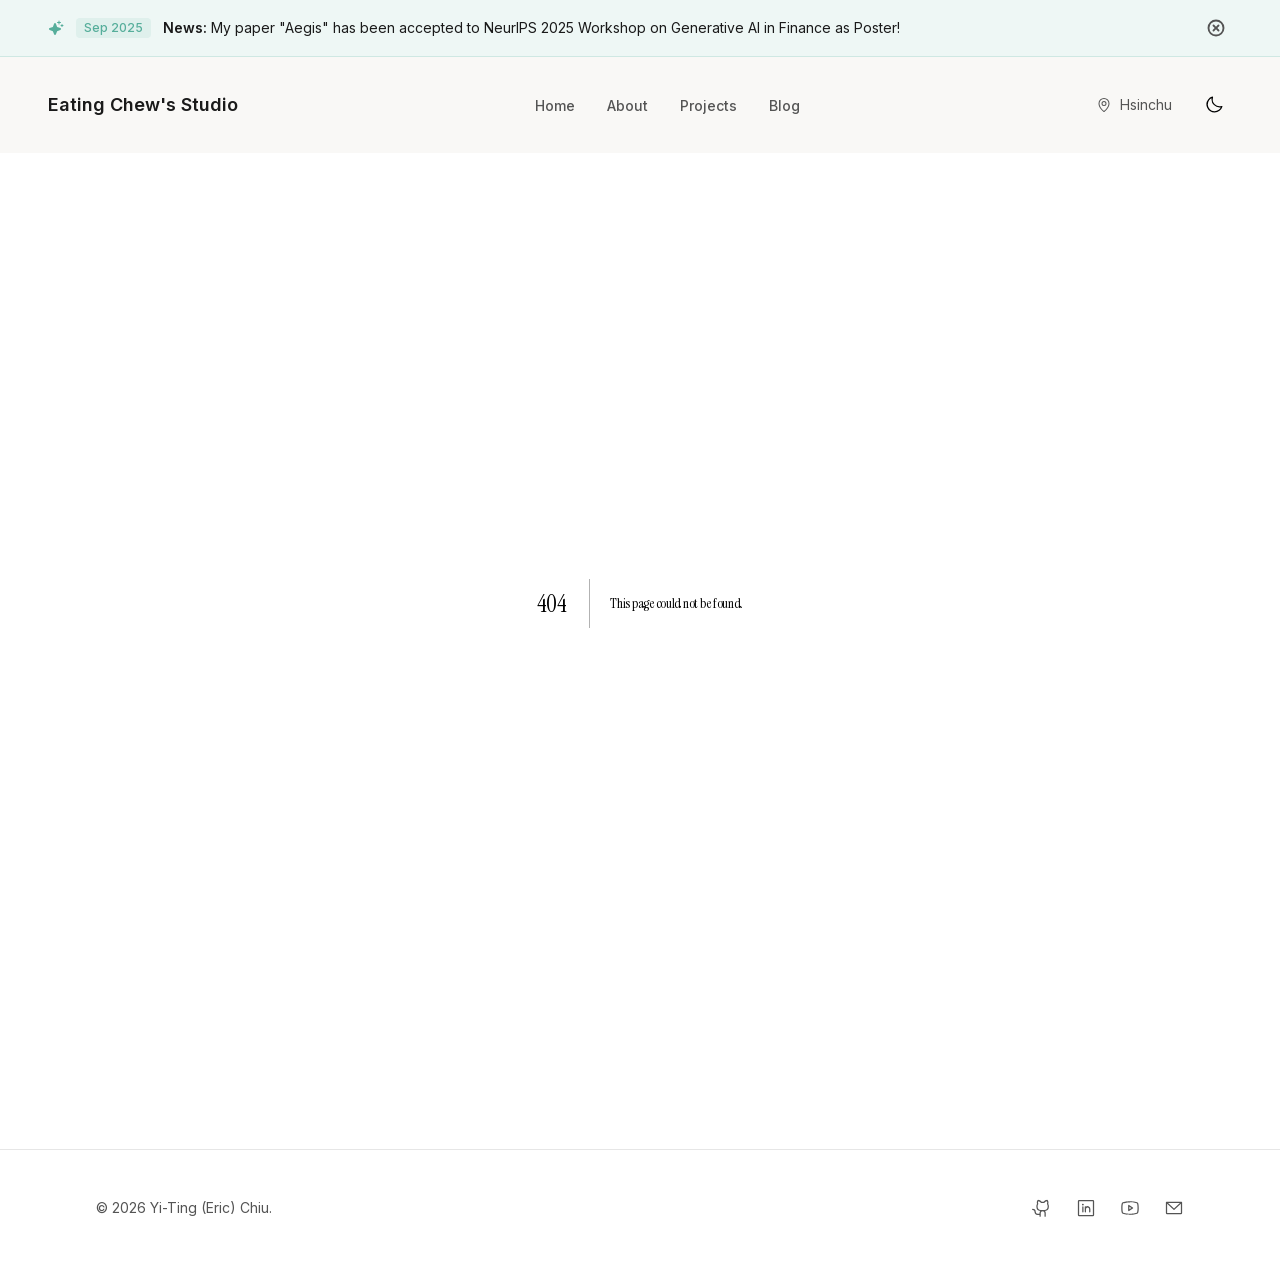
<file: 404/index.html>
<!DOCTYPE html><!--JmUyN5vVzLSlpmLlvEPR9--><html lang="en-us"><head><meta charSet="utf-8"/><meta name="viewport" content="width=device-width, initial-scale=1"/><link rel="stylesheet" href="/_next/static/chunks/d31cfa6018d09240.css" data-precedence="next"/><link rel="stylesheet" href="/_next/static/chunks/0ad001733a8b3181.css" data-precedence="next"/><link rel="stylesheet" href="/_next/static/chunks/eae42bafc2b88c2f.css" data-precedence="next"/><link rel="preload" as="script" fetchPriority="low" href="/_next/static/chunks/d6136dcb91aaf292.js"/><script src="/_next/static/chunks/c518a733bdcf3dee.js" async=""></script><script src="/_next/static/chunks/920501d033334f9d.js" async=""></script><script src="/_next/static/chunks/01bd51e4ce3f19a7.js" async=""></script><script src="/_next/static/chunks/turbopack-1a8b2591fd93608d.js" async=""></script><script src="/_next/static/chunks/88b43f653e63aaea.js" async=""></script><script src="/_next/static/chunks/247eb132b7f7b574.js" async=""></script><script src="/_next/static/chunks/bd1219ae1343edc7.js" async=""></script><script src="/_next/static/chunks/6a12a98e7468daf5.js" async=""></script><title>404: This page could not be found.</title><meta name="robots" content="noindex"/><meta name="next-size-adjust" content=""/><title>Yi-Ting (Eric) Chiu</title><meta name="description" content="AI Researcher &amp; Quantitative Trader | Building Human-Centric AI Systems"/><meta name="author" content="Yi-Ting (Eric) Chiu"/><meta name="creator" content="Yi-Ting (Eric) Chiu"/><meta property="og:title" content="Yi-Ting (Eric) Chiu"/><meta property="og:description" content="AI Researcher &amp; Quantitative Trader | Building Human-Centric AI Systems"/><meta property="og:url" content="https://eric0801.github.io/"/><meta property="og:site_name" content="Yi-Ting (Eric) Chiu"/><meta property="og:locale" content="en-US"/><meta property="og:type" content="website"/><meta name="twitter:card" content="summary_large_image"/><meta name="twitter:title" content="Yi-Ting (Eric) Chiu"/><meta name="twitter:description" content="AI Researcher &amp; Quantitative Trader | Building Human-Centric AI Systems"/><script src="/_next/static/chunks/a6dad97d9634a72d.js" noModule=""></script></head><body class="inter_5dbe1e89-module__i9oJOa__variable noto_sans_tc_b29a94d2-module__6k8MKa__variable instrument_serif_cb04ddb5-module__cX5SIa__variable jetbrains_mono_2a888507-module__iOZbPq__variable font-sans antialiased"><div hidden=""><!--$--><!--/$--></div><script>((a,b,c,d,e,f,g,h)=>{let i=document.documentElement,j=["light","dark"];function k(b){var c;(Array.isArray(a)?a:[a]).forEach(a=>{let c="class"===a,d=c&&f?e.map(a=>f[a]||a):e;c?(i.classList.remove(...d),i.classList.add(f&&f[b]?f[b]:b)):i.setAttribute(a,b)}),c=b,h&&j.includes(c)&&(i.style.colorScheme=c)}if(d)k(d);else try{let a=localStorage.getItem(b)||c,d=g&&"system"===a?window.matchMedia("(prefers-color-scheme: dark)").matches?"dark":"light":a;k(d)}catch(a){}})("class","theme","system",null,["light","dark"],null,true,true)</script><div class="min-h-screen flex flex-col"><nav class="fixed left-0 right-0 z-50 transition-all duration-500 border-transparent bg-background" style="top:var(--announcement-banner-height, 0px)"><div class="max-w-7xl mx-auto px-6 md:px-12"><div class="flex items-center justify-between h-24"><a class="group" href="/"><span class="text-lg font-semibold text-foreground group-hover:text-accent transition-colors duration-300">Eating Chew&#x27;s Studio</span></a><div class="hidden md:flex items-center gap-8"><a class="relative group py-2" href="/"><span class="text-sm font-medium transition-colors duration-300 text-muted-foreground group-hover:text-foreground">Home</span><span class="absolute bottom-0 left-0 w-0 h-px bg-accent group-hover:w-full transition-all duration-300"></span></a><a class="relative group py-2" href="/about/"><span class="text-sm font-medium transition-colors duration-300 text-muted-foreground group-hover:text-foreground">About</span><span class="absolute bottom-0 left-0 w-0 h-px bg-accent group-hover:w-full transition-all duration-300"></span></a><a class="relative group py-2" href="/projects/"><span class="text-sm font-medium transition-colors duration-300 text-muted-foreground group-hover:text-foreground">Projects</span><span class="absolute bottom-0 left-0 w-0 h-px bg-accent group-hover:w-full transition-all duration-300"></span></a><a class="relative group py-2" href="/blog/"><span class="text-sm font-medium transition-colors duration-300 text-muted-foreground group-hover:text-foreground">Blog</span><span class="absolute bottom-0 left-0 w-0 h-px bg-accent group-hover:w-full transition-all duration-300"></span></a></div><div class="flex items-center gap-6"><div class="hidden lg:flex items-center gap-2 text-sm text-muted-foreground"><svg xmlns="http://www.w3.org/2000/svg" width="1em" height="1em" fill="currentColor" viewBox="0 0 256 256" class="w-4 h-4"><path d="M128,64a40,40,0,1,0,40,40A40,40,0,0,0,128,64Zm0,64a24,24,0,1,1,24-24A24,24,0,0,1,128,128Zm0-112a88.1,88.1,0,0,0-88,88c0,31.4,14.51,64.68,42,96.25a254.19,254.19,0,0,0,41.45,38.3,8,8,0,0,0,9.18,0A254.19,254.19,0,0,0,174,200.25c27.45-31.57,42-64.85,42-96.25A88.1,88.1,0,0,0,128,16Zm0,206c-16.53-13-72-60.75-72-118a72,72,0,0,1,144,0C200,161.23,144.53,209,128,222Z"></path></svg><span>Hsinchu</span></div><button class="p-2 hover:text-accent transition-colors duration-300" aria-label="Toggle theme"><div class="w-5 h-5"></div></button><button class="md:hidden p-2 hover:text-accent transition-colors" aria-label="Toggle menu"><svg xmlns="http://www.w3.org/2000/svg" width="1em" height="1em" fill="currentColor" viewBox="0 0 256 256" class="w-5 h-5"><path d="M224,128a8,8,0,0,1-8,8H40a8,8,0,0,1,0-16H216A8,8,0,0,1,224,128ZM40,72H216a8,8,0,0,0,0-16H40a8,8,0,0,0,0,16ZM216,184H40a8,8,0,0,0,0,16H216a8,8,0,0,0,0-16Z"></path></svg></button></div></div></div></nav><main class="flex-1" style="padding-top:calc(var(--announcement-banner-height, 0px) + 6rem)"><div style="font-family:system-ui,&quot;Segoe UI&quot;,Roboto,Helvetica,Arial,sans-serif,&quot;Apple Color Emoji&quot;,&quot;Segoe UI Emoji&quot;;height:100vh;text-align:center;display:flex;flex-direction:column;align-items:center;justify-content:center"><div><style>body{color:#000;background:#fff;margin:0}.next-error-h1{border-right:1px solid rgba(0,0,0,.3)}@media (prefers-color-scheme:dark){body{color:#fff;background:#000}.next-error-h1{border-right:1px solid rgba(255,255,255,.3)}}</style><h1 class="next-error-h1" style="display:inline-block;margin:0 20px 0 0;padding:0 23px 0 0;font-size:24px;font-weight:500;vertical-align:top;line-height:49px">404</h1><div style="display:inline-block"><h2 style="font-size:14px;font-weight:400;line-height:49px;margin:0">This page could not be found.</h2></div></div></div><!--$--><!--/$--></main><footer class="border-t border-border mt-24"><div class="max-w-6xl mx-auto px-4 sm:px-6 lg:px-8 py-12"><div class="flex flex-col md:flex-row items-center justify-between gap-6"><div class="text-sm text-muted-foreground">© <!-- -->2026<!-- --> <!-- -->Yi-Ting (Eric) Chiu<!-- -->.</div><div class="flex items-center space-x-6"><a class="text-muted-foreground hover:text-accent transition-colors" aria-label="GitHub" target="_blank" rel="noopener noreferrer" href="https://github.com/Eric0801"><svg xmlns="http://www.w3.org/2000/svg" width="1em" height="1em" fill="currentColor" viewBox="0 0 256 256" class="w-5 h-5"><path d="M208.31,75.68A59.78,59.78,0,0,0,202.93,28,8,8,0,0,0,196,24a59.75,59.75,0,0,0-48,24H124A59.75,59.75,0,0,0,76,24a8,8,0,0,0-6.93,4,59.78,59.78,0,0,0-5.38,47.68A58.14,58.14,0,0,0,56,104v8a56.06,56.06,0,0,0,48.44,55.47A39.8,39.8,0,0,0,96,192v8H72a24,24,0,0,1-24-24A40,40,0,0,0,8,136a8,8,0,0,0,0,16,24,24,0,0,1,24,24,40,40,0,0,0,40,40H96v16a8,8,0,0,0,16,0V192a24,24,0,0,1,48,0v40a8,8,0,0,0,16,0V192a39.8,39.8,0,0,0-8.44-24.53A56.06,56.06,0,0,0,216,112v-8A58.14,58.14,0,0,0,208.31,75.68ZM200,112a40,40,0,0,1-40,40H112a40,40,0,0,1-40-40v-8a41.74,41.74,0,0,1,6.9-22.48A8,8,0,0,0,80,73.83a43.81,43.81,0,0,1,.79-33.58,43.88,43.88,0,0,1,32.32,20.06A8,8,0,0,0,119.82,64h32.35a8,8,0,0,0,6.74-3.69,43.87,43.87,0,0,1,32.32-20.06A43.81,43.81,0,0,1,192,73.83a8.09,8.09,0,0,0,1,7.65A41.72,41.72,0,0,1,200,104Z"></path></svg></a><a class="text-muted-foreground hover:text-accent transition-colors" aria-label="LinkedIn" target="_blank" rel="noopener noreferrer" href="https://www.linkedin.com/in/ericchiu0801"><svg xmlns="http://www.w3.org/2000/svg" width="1em" height="1em" fill="currentColor" viewBox="0 0 256 256" class="w-5 h-5"><path d="M216,24H40A16,16,0,0,0,24,40V216a16,16,0,0,0,16,16H216a16,16,0,0,0,16-16V40A16,16,0,0,0,216,24Zm0,192H40V40H216V216ZM96,112v64a8,8,0,0,1-16,0V112a8,8,0,0,1,16,0Zm88,28v36a8,8,0,0,1-16,0V140a20,20,0,0,0-40,0v36a8,8,0,0,1-16,0V112a8,8,0,0,1,15.79-1.78A36,36,0,0,1,184,140ZM100,84A12,12,0,1,1,88,72,12,12,0,0,1,100,84Z"></path></svg></a><a class="text-muted-foreground hover:text-accent transition-colors" aria-label="YouTube" target="_blank" rel="noopener noreferrer" href="https://www.youtube.com/@ericchiu2593"><svg xmlns="http://www.w3.org/2000/svg" width="1em" height="1em" fill="currentColor" viewBox="0 0 256 256" class="w-5 h-5"><path d="M164.44,121.34l-48-32A8,8,0,0,0,104,96v64a8,8,0,0,0,12.44,6.66l48-32a8,8,0,0,0,0-13.32ZM120,145.05V111l25.58,17ZM234.33,69.52a24,24,0,0,0-14.49-16.4C185.56,39.88,131,40,128,40s-57.56-.12-91.84,13.12a24,24,0,0,0-14.49,16.4C19.08,79.5,16,97.74,16,128s3.08,48.5,5.67,58.48a24,24,0,0,0,14.49,16.41C69,215.56,120.4,216,127.34,216h1.32c6.94,0,58.37-.44,91.18-13.11a24,24,0,0,0,14.49-16.41c2.59-10,5.67-28.22,5.67-58.48S236.92,79.5,234.33,69.52Zm-15.49,113a8,8,0,0,1-4.77,5.49c-31.65,12.22-85.48,12-86,12H128c-.54,0-54.33.2-86-12a8,8,0,0,1-4.77-5.49C34.8,173.39,32,156.57,32,128s2.8-45.39,5.16-54.47A8,8,0,0,1,41.93,68c30.52-11.79,81.66-12,85.85-12h.27c.54,0,54.38-.18,86,12a8,8,0,0,1,4.77,5.49C221.2,82.61,224,99.43,224,128S221.2,173.39,218.84,182.47Z"></path></svg></a><a class="text-muted-foreground hover:text-accent transition-colors" aria-label="Email" target="_blank" rel="noopener noreferrer" href="mailto:ericchiu801@gmail.com"><svg xmlns="http://www.w3.org/2000/svg" width="1em" height="1em" fill="currentColor" viewBox="0 0 256 256" class="w-5 h-5"><path d="M224,48H32a8,8,0,0,0-8,8V192a16,16,0,0,0,16,16H216a16,16,0,0,0,16-16V56A8,8,0,0,0,224,48ZM203.43,64,128,133.15,52.57,64ZM216,192H40V74.19l82.59,75.71a8,8,0,0,0,10.82,0L216,74.19V192Z"></path></svg></a></div></div></div></footer></div><script src="/_next/static/chunks/d6136dcb91aaf292.js" id="_R_" async=""></script><script>(self.__next_f=self.__next_f||[]).push([0])</script><script>self.__next_f.push([1,"1:\"$Sreact.fragment\"\n2:I[89554,[\"/_next/static/chunks/88b43f653e63aaea.js\",\"/_next/static/chunks/247eb132b7f7b574.js\",\"/_next/static/chunks/bd1219ae1343edc7.js\",\"/_next/static/chunks/6a12a98e7468daf5.js\"],\"ThemeProvider\"]\n3:I[18003,[\"/_next/static/chunks/88b43f653e63aaea.js\",\"/_next/static/chunks/247eb132b7f7b574.js\",\"/_next/static/chunks/bd1219ae1343edc7.js\",\"/_next/static/chunks/6a12a98e7468daf5.js\"],\"SmoothScroll\"]\n4:I[17571,[\"/_next/static/chunks/88b43f653e63aaea.js\",\"/_next/static/chunks/247eb132b7f7b574.js\",\"/_next/static/chunks/bd1219ae1343edc7.js\",\"/_next/static/chunks/6a12a98e7468daf5.js\"],\"AnnouncementBanner\"]\n5:I[7988,[\"/_next/static/chunks/88b43f653e63aaea.js\",\"/_next/static/chunks/247eb132b7f7b574.js\",\"/_next/static/chunks/bd1219ae1343edc7.js\",\"/_next/static/chunks/6a12a98e7468daf5.js\"],\"Navbar\"]\n6:I[39756,[\"/_next/static/chunks/88b43f653e63aaea.js\",\"/_next/static/chunks/247eb132b7f7b574.js\",\"/_next/static/chunks/bd1219ae1343edc7.js\",\"/_next/static/chunks/6a12a98e7468daf5.js\"],\"default\"]\n7:I[37457,[\"/_next/static/chunks/88b43f653e63aaea.js\",\"/_next/static/chunks/247eb132b7f7b574.js\",\"/_next/static/chunks/bd1219ae1343edc7.js\",\"/_next/static/chunks/6a12a98e7468daf5.js\"],\"default\"]\n8:I[22016,[\"/_next/static/chunks/88b43f653e63aaea.js\",\"/_next/static/chunks/247eb132b7f7b574.js\",\"/_next/static/chunks/bd1219ae1343edc7.js\",\"/_next/static/chunks/6a12a98e7468daf5.js\"],\"\"]\nf:I[68027,[\"/_next/static/chunks/88b43f653e63aaea.js\",\"/_next/static/chunks/247eb132b7f7b574.js\",\"/_next/static/chunks/bd1219ae1343edc7.js\",\"/_next/static/chunks/6a12a98e7468daf5.js\"],\"default\"]\n:HL[\"/_next/static/chunks/d31cfa6018d09240.css\",\"style\"]\n:HL[\"/_next/static/chunks/0ad001733a8b3181.css\",\"style\"]\n:HL[\"/_next/static/chunks/eae42bafc2b88c2f.css\",\"style\"]\n"])</script><script>self.__next_f.push([1,"0:{\"P\":null,\"b\":\"JmUyN5vVzLSlpmLlvEPR9\",\"c\":[\"\",\"_not-found\",\"\"],\"q\":\"\",\"i\":false,\"f\":[[[\"\",{\"children\":[\"/_not-found\",{\"children\":[\"__PAGE__\",{}]}]},\"$undefined\",\"$undefined\",true],[[\"$\",\"$1\",\"c\",{\"children\":[[[\"$\",\"link\",\"0\",{\"rel\":\"stylesheet\",\"href\":\"/_next/static/chunks/d31cfa6018d09240.css\",\"precedence\":\"next\",\"crossOrigin\":\"$undefined\",\"nonce\":\"$undefined\"}],[\"$\",\"link\",\"1\",{\"rel\":\"stylesheet\",\"href\":\"/_next/static/chunks/0ad001733a8b3181.css\",\"precedence\":\"next\",\"crossOrigin\":\"$undefined\",\"nonce\":\"$undefined\"}],[\"$\",\"link\",\"2\",{\"rel\":\"stylesheet\",\"href\":\"/_next/static/chunks/eae42bafc2b88c2f.css\",\"precedence\":\"next\",\"crossOrigin\":\"$undefined\",\"nonce\":\"$undefined\"}],[\"$\",\"script\",\"script-0\",{\"src\":\"/_next/static/chunks/88b43f653e63aaea.js\",\"async\":true,\"nonce\":\"$undefined\"}],[\"$\",\"script\",\"script-1\",{\"src\":\"/_next/static/chunks/247eb132b7f7b574.js\",\"async\":true,\"nonce\":\"$undefined\"}],[\"$\",\"script\",\"script-2\",{\"src\":\"/_next/static/chunks/bd1219ae1343edc7.js\",\"async\":true,\"nonce\":\"$undefined\"}],[\"$\",\"script\",\"script-3\",{\"src\":\"/_next/static/chunks/6a12a98e7468daf5.js\",\"async\":true,\"nonce\":\"$undefined\"}]],[\"$\",\"html\",null,{\"lang\":\"en-us\",\"suppressHydrationWarning\":true,\"children\":[\"$\",\"body\",null,{\"className\":\"inter_5dbe1e89-module__i9oJOa__variable noto_sans_tc_b29a94d2-module__6k8MKa__variable instrument_serif_cb04ddb5-module__cX5SIa__variable jetbrains_mono_2a888507-module__iOZbPq__variable font-sans antialiased\",\"children\":[\"$\",\"$L2\",null,{\"attribute\":\"class\",\"defaultTheme\":\"system\",\"enableSystem\":true,\"disableTransitionOnChange\":true,\"children\":[[\"$\",\"$L3\",null,{}],[\"$\",\"div\",null,{\"className\":\"min-h-screen flex flex-col\",\"children\":[[\"$\",\"$L4\",null,{}],[\"$\",\"$L5\",null,{}],[\"$\",\"main\",null,{\"className\":\"flex-1\",\"style\":{\"paddingTop\":\"calc(var(--announcement-banner-height, 0px) + 6rem)\"},\"children\":[\"$\",\"$L6\",null,{\"parallelRouterKey\":\"children\",\"error\":\"$undefined\",\"errorStyles\":\"$undefined\",\"errorScripts\":\"$undefined\",\"template\":[\"$\",\"$L7\",null,{}],\"templateStyles\":\"$undefined\",\"templateScripts\":\"$undefined\",\"notFound\":[[[\"$\",\"title\",null,{\"children\":\"404: This page could not be found.\"}],[\"$\",\"div\",null,{\"style\":{\"fontFamily\":\"system-ui,\\\"Segoe UI\\\",Roboto,Helvetica,Arial,sans-serif,\\\"Apple Color Emoji\\\",\\\"Segoe UI Emoji\\\"\",\"height\":\"100vh\",\"textAlign\":\"center\",\"display\":\"flex\",\"flexDirection\":\"column\",\"alignItems\":\"center\",\"justifyContent\":\"center\"},\"children\":[\"$\",\"div\",null,{\"children\":[[\"$\",\"style\",null,{\"dangerouslySetInnerHTML\":{\"__html\":\"body{color:#000;background:#fff;margin:0}.next-error-h1{border-right:1px solid rgba(0,0,0,.3)}@media (prefers-color-scheme:dark){body{color:#fff;background:#000}.next-error-h1{border-right:1px solid rgba(255,255,255,.3)}}\"}}],[\"$\",\"h1\",null,{\"className\":\"next-error-h1\",\"style\":{\"display\":\"inline-block\",\"margin\":\"0 20px 0 0\",\"padding\":\"0 23px 0 0\",\"fontSize\":24,\"fontWeight\":500,\"verticalAlign\":\"top\",\"lineHeight\":\"49px\"},\"children\":404}],[\"$\",\"div\",null,{\"style\":{\"display\":\"inline-block\"},\"children\":[\"$\",\"h2\",null,{\"style\":{\"fontSize\":14,\"fontWeight\":400,\"lineHeight\":\"49px\",\"margin\":0},\"children\":\"This page could not be found.\"}]}]]}]}]],[]],\"forbidden\":\"$undefined\",\"unauthorized\":\"$undefined\"}]}],[\"$\",\"footer\",null,{\"className\":\"border-t border-border mt-24\",\"children\":[\"$\",\"div\",null,{\"className\":\"max-w-6xl mx-auto px-4 sm:px-6 lg:px-8 py-12\",\"children\":[\"$\",\"div\",null,{\"className\":\"flex flex-col md:flex-row items-center justify-between gap-6\",\"children\":[[\"$\",\"div\",null,{\"className\":\"text-sm text-muted-foreground\",\"children\":[\"© \",2026,\" \",\"Yi-Ting (Eric) Chiu\",\".\"]}],[\"$\",\"div\",null,{\"className\":\"flex items-center space-x-6\",\"children\":[[\"$\",\"$L8\",\"GitHub\",{\"href\":\"https://github.com/Eric0801\",\"className\":\"text-muted-foreground hover:text-accent transition-colors\",\"aria-label\":\"GitHub\",\"target\":\"_blank\",\"rel\":\"noopener noreferrer\",\"children\":[\"$\",\"svg\",null,{\"ref\":\"$undefined\",\"xmlns\":\"http://www.w3.org/2000/svg\",\"width\":\"1em\",\"height\":\"1em\",\"fill\":\"currentColor\",\"viewBox\":\"0 0 256 256\",\"transform\":\"$undefined\",\"className\":\"w-5 h-5\",\"children\":[false,\"$undefined\",[\"$\",\"path\",null,{\"d\":\"M208.31,75.68A59.78,59.78,0,0,0,202.93,28,8,8,0,0,0,196,24a59.75,59.75,0,0,0-48,24H124A59.75,59.75,0,0,0,76,24a8,8,0,0,0-6.93,4,59.78,59.78,0,0,0-5.38,47.68A58.14,58.14,0,0,0,56,104v8a56.06,56.06,0,0,0,48.44,55.47A39.8,39.8,0,0,0,96,192v8H72a24,24,0,0,1-24-24A40,40,0,0,0,8,136a8,8,0,0,0,0,16,24,24,0,0,1,24,24,40,40,0,0,0,40,40H96v16a8,8,0,0,0,16,0V192a24,24,0,0,1,48,0v40a8,8,0,0,0,16,0V192a39.8,39.8,0,0,0-8.44-24.53A56.06,56.06,0,0,0,216,112v-8A58.14,58.14,0,0,0,208.31,75.68ZM200,112a40,40,0,0,1-40,40H112a40,40,0,0,1-40-40v-8a41.74,41.74,0,0,1,6.9-22.48A8,8,0,0,0,80,73.83a43.81,43.81,0,0,1,.79-33.58,43.88,43.88,0,0,1,32.32,20.06A8,8,0,0,0,119.82,64h32.35a8,8,0,0,0,6.74-3.69,43.87,43.87,0,0,1,32.32-20.06A43.81,43.81,0,0,1,192,73.83a8.09,8.09,0,0,0,1,7.65A41.72,41.72,0,0,1,200,104Z\"}]]}]}],\"$L9\",\"$La\",\"$Lb\"]}]]}]}]}]]}]]}]}]}]]}],{\"children\":[\"$Lc\",{\"children\":[\"$Ld\",{},null,false,false]},null,false,false]},null,false,false],\"$Le\",false]],\"m\":\"$undefined\",\"G\":[\"$f\",\"$undefined\"],\"s\":false,\"S\":true}\n"])</script><script>self.__next_f.push([1,"10:I[97367,[\"/_next/static/chunks/88b43f653e63aaea.js\",\"/_next/static/chunks/247eb132b7f7b574.js\",\"/_next/static/chunks/bd1219ae1343edc7.js\",\"/_next/static/chunks/6a12a98e7468daf5.js\"],\"OutletBoundary\"]\n11:\"$Sreact.suspense\"\n13:I[97367,[\"/_next/static/chunks/88b43f653e63aaea.js\",\"/_next/static/chunks/247eb132b7f7b574.js\",\"/_next/static/chunks/bd1219ae1343edc7.js\",\"/_next/static/chunks/6a12a98e7468daf5.js\"],\"ViewportBoundary\"]\n15:I[97367,[\"/_next/static/chunks/88b43f653e63aaea.js\",\"/_next/static/chunks/247eb132b7f7b574.js\",\"/_next/static/chunks/bd1219ae1343edc7.js\",\"/_next/static/chunks/6a12a98e7468daf5.js\"],\"MetadataBoundary\"]\n9:[\"$\",\"$L8\",\"LinkedIn\",{\"href\":\"https://www.linkedin.com/in/ericchiu0801\",\"className\":\"text-muted-foreground hover:text-accent transition-colors\",\"aria-label\":\"LinkedIn\",\"target\":\"_blank\",\"rel\":\"noopener noreferrer\",\"children\":[\"$\",\"svg\",null,{\"ref\":\"$undefined\",\"xmlns\":\"http://www.w3.org/2000/svg\",\"width\":\"1em\",\"height\":\"1em\",\"fill\":\"currentColor\",\"viewBox\":\"0 0 256 256\",\"transform\":\"$undefined\",\"className\":\"w-5 h-5\",\"children\":[false,\"$undefined\",[\"$\",\"path\",null,{\"d\":\"M216,24H40A16,16,0,0,0,24,40V216a16,16,0,0,0,16,16H216a16,16,0,0,0,16-16V40A16,16,0,0,0,216,24Zm0,192H40V40H216V216ZM96,112v64a8,8,0,0,1-16,0V112a8,8,0,0,1,16,0Zm88,28v36a8,8,0,0,1-16,0V140a20,20,0,0,0-40,0v36a8,8,0,0,1-16,0V112a8,8,0,0,1,15.79-1.78A36,36,0,0,1,184,140ZM100,84A12,12,0,1,1,88,72,12,12,0,0,1,100,84Z\"}]]}]}]\na:[\"$\",\"$L8\",\"YouTube\",{\"href\":\"https://www.youtube.com/@ericchiu2593\",\"className\":\"text-muted-foreground hover:text-accent transition-colors\",\"aria-label\":\"YouTube\",\"target\":\"_blank\",\"rel\":\"noopener noreferrer\",\"children\":[\"$\",\"svg\",null,{\"ref\":\"$undefined\",\"xmlns\":\"http://www.w3.org/2000/svg\",\"width\":\"1em\",\"height\":\"1em\",\"fill\":\"currentColor\",\"viewBox\":\"0 0 256 256\",\"transform\":\"$undefined\",\"className\":\"w-5 h-5\",\"children\":[false,\"$undefined\",[\"$\",\"path\",null,{\"d\":\"M164.44,121.34l-48-32A8,8,0,0,0,104,96v64a8,8,0,0,0,12.44,6.66l48-32a8,8,0,0,0,0-13.32ZM120,145.05V111l25.58,17ZM234.33,69.52a24,24,0,0,0-14.49-16.4C185.56,39.88,131,40,128,40s-57.56-.12-91.84,13.12a24,24,0,0,0-14.49,16.4C19.08,79.5,16,97.74,16,128s3.08,48.5,5.67,58.48a24,24,0,0,0,14.49,16.41C69,215.56,120.4,216,127.34,216h1.32c6.94,0,58.37-.44,91.18-13.11a24,24,0,0,0,14.49-16.41c2.59-10,5.67-28.22,5.67-58.48S236.92,79.5,234.33,69.52Zm-15.49,113a8,8,0,0,1-4.77,5.49c-31.65,12.22-85.48,12-86,12H128c-.54,0-54.33.2-86-12a8,8,0,0,1-4.77-5.49C34.8,173.39,32,156.57,32,128s2.8-45.39,5.16-54.47A8,8,0,0,1,41.93,68c30.52-11.79,81.66-12,85.85-12h.27c.54,0,54.38-.18,86,12a8,8,0,0,1,4.77,5.49C221.2,82.61,224,99.43,224,128S221.2,173.39,218.84,182.47Z\"}]]}]}]\nb:[\"$\",\"$L8\",\"Email\",{\"href\":\"mailto:ericchiu801@gmail.com\",\"className\":\"text-muted-foreground hover:text-accent transition-colors\",\"aria-label\":\"Email\",\"target\":\"_blank\",\"rel\":\"noopener noreferrer\",\"children\":[\"$\",\"svg\",null,{\"ref\":\"$undefined\",\"xmlns\":\"http://www.w3.org/2000/svg\",\"width\":\"1em\",\"height\":\"1em\",\"fill\":\"currentColor\",\"viewBox\":\"0 0 256 256\",\"transform\":\"$undefined\",\"className\":\"w-5 h-5\",\"children\":[false,\"$undefined\",[\"$\",\"path\",null,{\"d\":\"M224,48H32a8,8,0,0,0-8,8V192a16,16,0,0,0,16,16H216a16,16,0,0,0,16-16V56A8,8,0,0,0,224,48ZM203.43,64,128,133.15,52.57,64ZM216,192H40V74.19l82.59,75.71a8,8,0,0,0,10.82,0L216,74.19V192Z\"}]]}]}]\nc:[\"$\",\"$1\",\"c\",{\"children\":[null,[\"$\",\"$L6\",null,{\"parallelRouterKey\":\"children\",\"error\":\"$undefined\",\"errorStyles\":\"$undefined\",\"errorScripts\":\"$undefined\",\"template\":[\"$\",\"$L7\",null,{}],\"templateStyles\":\"$undefined\",\"templateScripts\":\"$undefined\",\"notFound\":\"$undefined\",\"forbidden\":\"$undefined\",\"unauthorized\":\"$undefined\"}]]}]\n"])</script><script>self.__next_f.push([1,"d:[\"$\",\"$1\",\"c\",{\"children\":[[[\"$\",\"title\",null,{\"children\":\"404: This page could not be found.\"}],[\"$\",\"div\",null,{\"style\":\"$0:f:0:1:0:props:children:1:props:children:props:children:props:children:1:props:children:2:props:children:props:notFound:0:1:props:style\",\"children\":[\"$\",\"div\",null,{\"children\":[[\"$\",\"style\",null,{\"dangerouslySetInnerHTML\":{\"__html\":\"body{color:#000;background:#fff;margin:0}.next-error-h1{border-right:1px solid rgba(0,0,0,.3)}@media (prefers-color-scheme:dark){body{color:#fff;background:#000}.next-error-h1{border-right:1px solid rgba(255,255,255,.3)}}\"}}],[\"$\",\"h1\",null,{\"className\":\"next-error-h1\",\"style\":\"$0:f:0:1:0:props:children:1:props:children:props:children:props:children:1:props:children:2:props:children:props:notFound:0:1:props:children:props:children:1:props:style\",\"children\":404}],[\"$\",\"div\",null,{\"style\":\"$0:f:0:1:0:props:children:1:props:children:props:children:props:children:1:props:children:2:props:children:props:notFound:0:1:props:children:props:children:2:props:style\",\"children\":[\"$\",\"h2\",null,{\"style\":\"$0:f:0:1:0:props:children:1:props:children:props:children:props:children:1:props:children:2:props:children:props:notFound:0:1:props:children:props:children:2:props:children:props:style\",\"children\":\"This page could not be found.\"}]}]]}]}]],null,[\"$\",\"$L10\",null,{\"children\":[\"$\",\"$11\",null,{\"name\":\"Next.MetadataOutlet\",\"children\":\"$@12\"}]}]]}]\n"])</script><script>self.__next_f.push([1,"e:[\"$\",\"$1\",\"h\",{\"children\":[[\"$\",\"meta\",null,{\"name\":\"robots\",\"content\":\"noindex\"}],[\"$\",\"$L13\",null,{\"children\":\"$@14\"}],[\"$\",\"div\",null,{\"hidden\":true,\"children\":[\"$\",\"$L15\",null,{\"children\":[\"$\",\"$11\",null,{\"name\":\"Next.Metadata\",\"children\":\"$@16\"}]}]}],[\"$\",\"meta\",null,{\"name\":\"next-size-adjust\",\"content\":\"\"}]]}]\n"])</script><script>self.__next_f.push([1,"14:[[\"$\",\"meta\",\"0\",{\"charSet\":\"utf-8\"}],[\"$\",\"meta\",\"1\",{\"name\":\"viewport\",\"content\":\"width=device-width, initial-scale=1\"}]]\n"])</script><script>self.__next_f.push([1,"16:[[\"$\",\"title\",\"0\",{\"children\":\"Yi-Ting (Eric) Chiu\"}],[\"$\",\"meta\",\"1\",{\"name\":\"description\",\"content\":\"AI Researcher \u0026 Quantitative Trader | Building Human-Centric AI Systems\"}],[\"$\",\"meta\",\"2\",{\"name\":\"author\",\"content\":\"Yi-Ting (Eric) Chiu\"}],[\"$\",\"meta\",\"3\",{\"name\":\"creator\",\"content\":\"Yi-Ting (Eric) Chiu\"}],[\"$\",\"meta\",\"4\",{\"property\":\"og:title\",\"content\":\"Yi-Ting (Eric) Chiu\"}],[\"$\",\"meta\",\"5\",{\"property\":\"og:description\",\"content\":\"AI Researcher \u0026 Quantitative Trader | Building Human-Centric AI Systems\"}],[\"$\",\"meta\",\"6\",{\"property\":\"og:url\",\"content\":\"https://eric0801.github.io/\"}],[\"$\",\"meta\",\"7\",{\"property\":\"og:site_name\",\"content\":\"Yi-Ting (Eric) Chiu\"}],[\"$\",\"meta\",\"8\",{\"property\":\"og:locale\",\"content\":\"en-US\"}],[\"$\",\"meta\",\"9\",{\"property\":\"og:type\",\"content\":\"website\"}],[\"$\",\"meta\",\"10\",{\"name\":\"twitter:card\",\"content\":\"summary_large_image\"}],[\"$\",\"meta\",\"11\",{\"name\":\"twitter:title\",\"content\":\"Yi-Ting (Eric) Chiu\"}],[\"$\",\"meta\",\"12\",{\"name\":\"twitter:description\",\"content\":\"AI Researcher \u0026 Quantitative Trader | Building Human-Centric AI Systems\"}]]\n12:null\n"])</script></body></html>
</file>
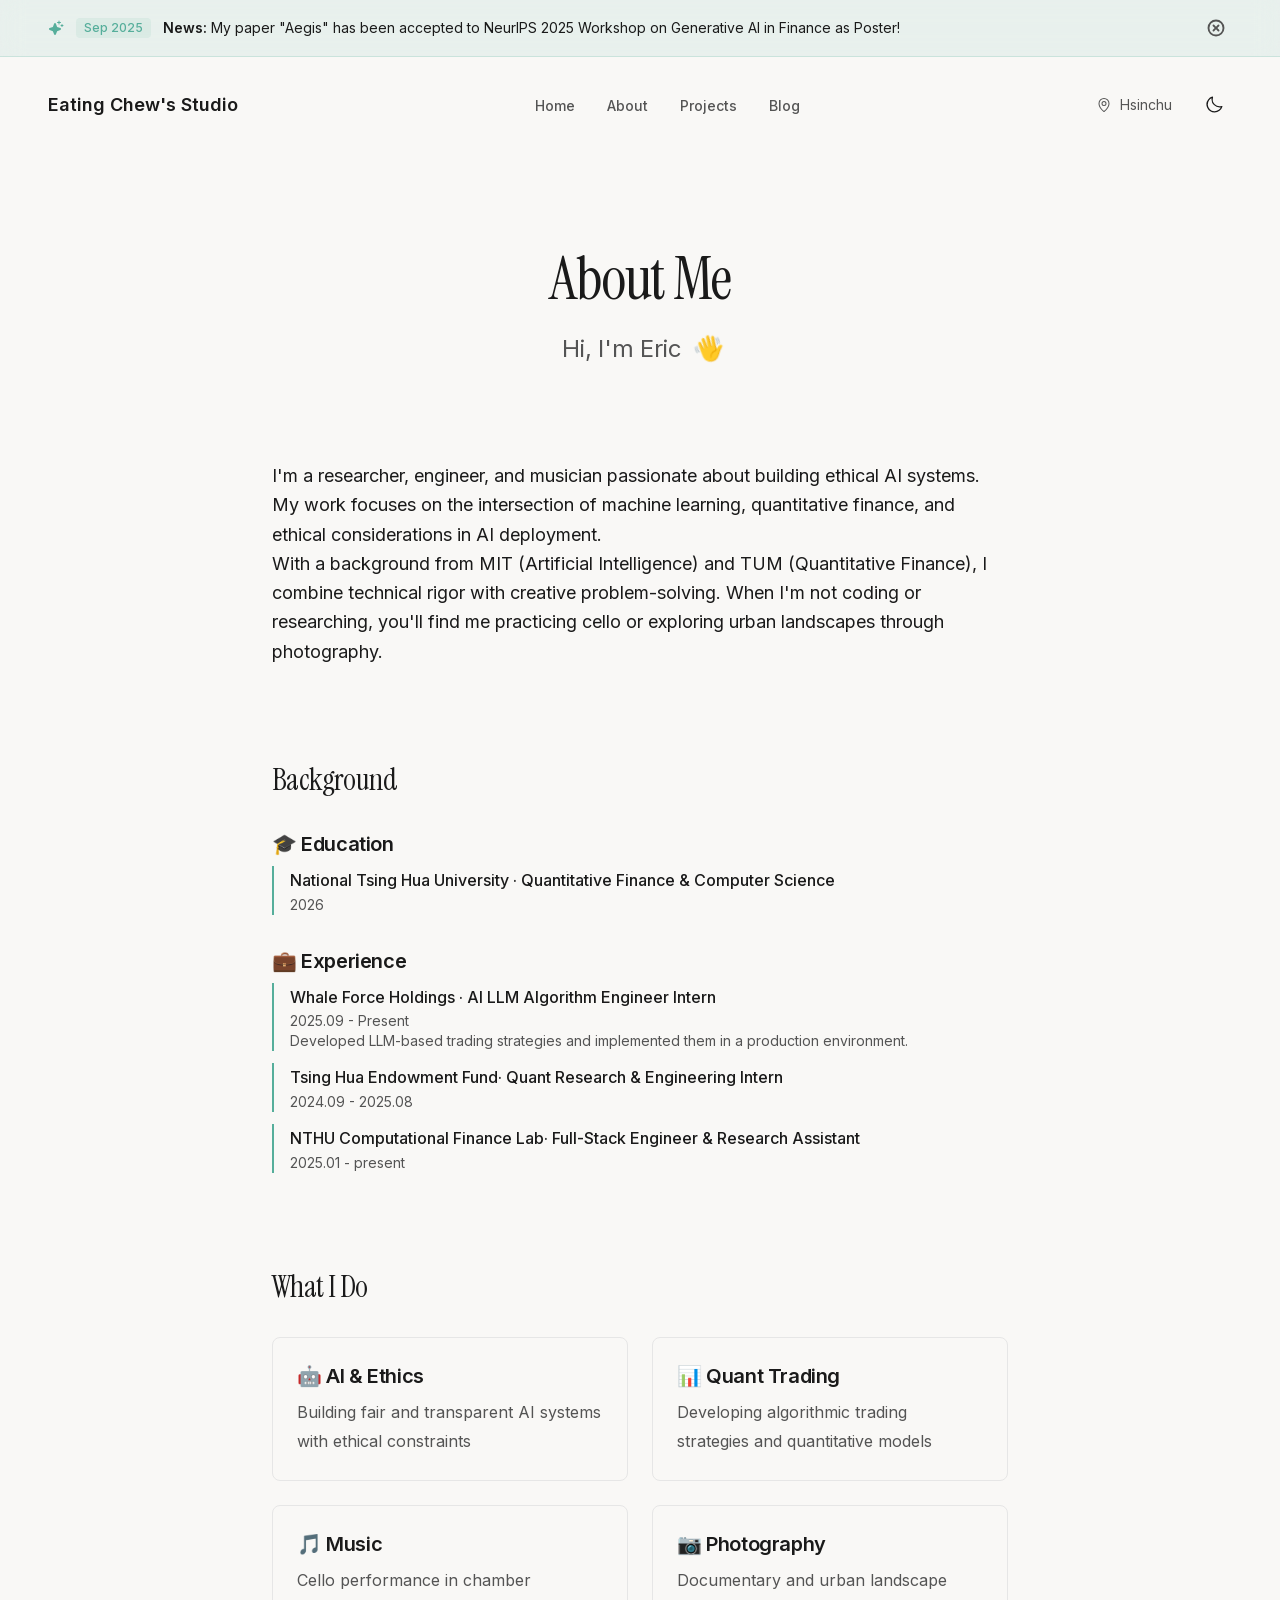
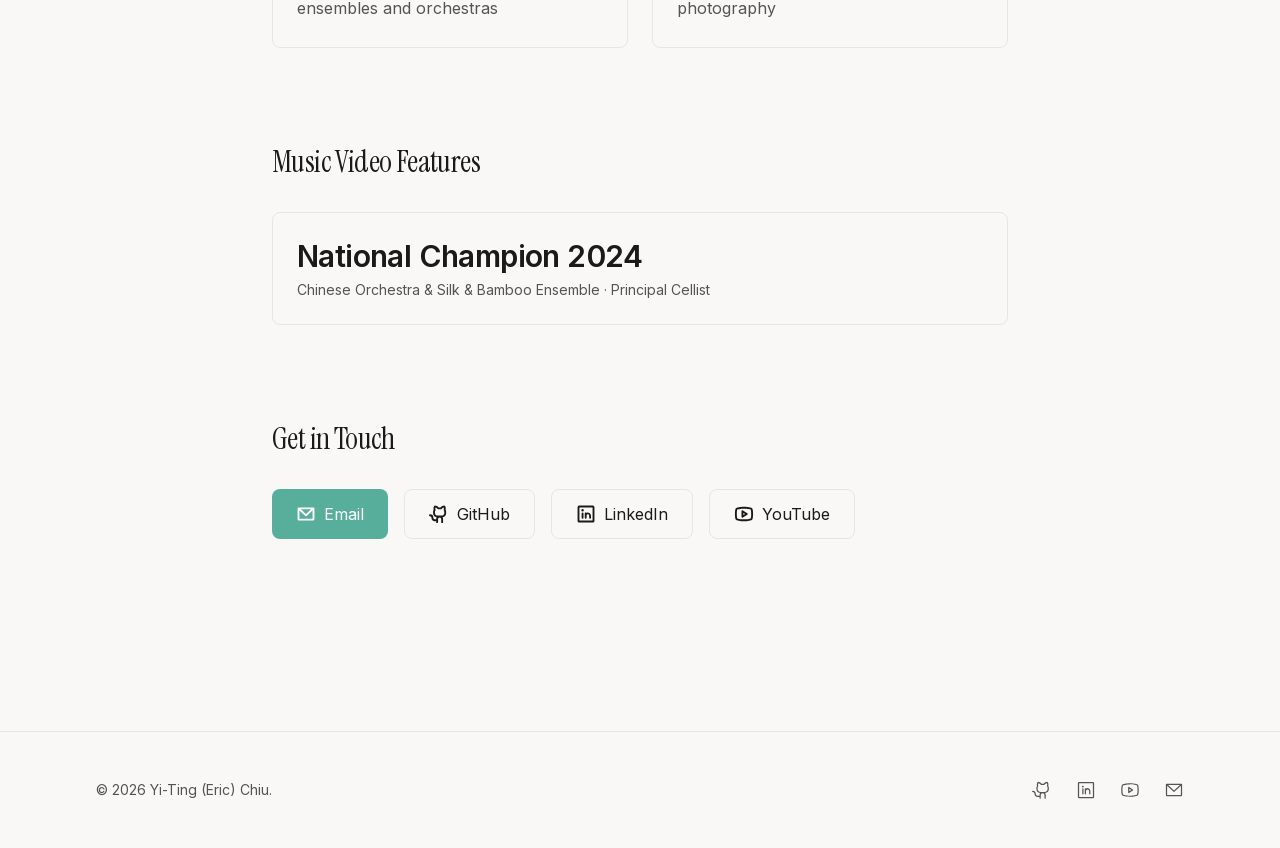
<file: about/index.html>
<!DOCTYPE html><!--JmUyN5vVzLSlpmLlvEPR9--><html lang="en-us"><head><meta charSet="utf-8"/><meta name="viewport" content="width=device-width, initial-scale=1"/><link rel="preload" href="/_next/static/media/051742360c26797e-s.p.102b7f24.woff2" as="font" crossorigin="" type="font/woff2"/><link rel="preload" href="/_next/static/media/7ebf22b5a21034f8-s.p.d8bad3ab.woff2" as="font" crossorigin="" type="font/woff2"/><link rel="preload" href="/_next/static/media/83afe278b6a6bb3c-s.p.3a6ba036.woff2" as="font" crossorigin="" type="font/woff2"/><link rel="preload" href="/_next/static/media/e41d5df559864f9e-s.p.380d09ea.woff2" as="font" crossorigin="" type="font/woff2"/><link rel="preload" href="/_next/static/media/fb4edce8a3cbfef3-s.p.179b8591.woff2" as="font" crossorigin="" type="font/woff2"/><link rel="stylesheet" href="/_next/static/chunks/d31cfa6018d09240.css" data-precedence="next"/><link rel="stylesheet" href="/_next/static/chunks/0ad001733a8b3181.css" data-precedence="next"/><link rel="stylesheet" href="/_next/static/chunks/eae42bafc2b88c2f.css" data-precedence="next"/><link rel="preload" as="script" fetchPriority="low" href="/_next/static/chunks/d6136dcb91aaf292.js"/><script src="/_next/static/chunks/c518a733bdcf3dee.js" async=""></script><script src="/_next/static/chunks/920501d033334f9d.js" async=""></script><script src="/_next/static/chunks/01bd51e4ce3f19a7.js" async=""></script><script src="/_next/static/chunks/turbopack-1a8b2591fd93608d.js" async=""></script><script src="/_next/static/chunks/88b43f653e63aaea.js" async=""></script><script src="/_next/static/chunks/bd1219ae1343edc7.js" async=""></script><script src="/_next/static/chunks/6a12a98e7468daf5.js" async=""></script><script src="/_next/static/chunks/ff1a16fafef87110.js" async=""></script><script src="/_next/static/chunks/247eb132b7f7b574.js" async=""></script><script src="/_next/static/chunks/6be54ddfc3d253c1.js" async=""></script><meta name="next-size-adjust" content=""/><title>Yi-Ting (Eric) Chiu</title><meta name="description" content="AI Researcher &amp; Quantitative Trader | Building Human-Centric AI Systems"/><meta name="author" content="Yi-Ting (Eric) Chiu"/><meta name="creator" content="Yi-Ting (Eric) Chiu"/><meta property="og:title" content="Yi-Ting (Eric) Chiu"/><meta property="og:description" content="AI Researcher &amp; Quantitative Trader | Building Human-Centric AI Systems"/><meta property="og:url" content="https://eric0801.github.io/"/><meta property="og:site_name" content="Yi-Ting (Eric) Chiu"/><meta property="og:locale" content="en-US"/><meta property="og:type" content="website"/><meta name="twitter:card" content="summary_large_image"/><meta name="twitter:title" content="Yi-Ting (Eric) Chiu"/><meta name="twitter:description" content="AI Researcher &amp; Quantitative Trader | Building Human-Centric AI Systems"/><script src="/_next/static/chunks/a6dad97d9634a72d.js" noModule=""></script></head><body class="inter_5dbe1e89-module__i9oJOa__variable noto_sans_tc_b29a94d2-module__6k8MKa__variable instrument_serif_cb04ddb5-module__cX5SIa__variable jetbrains_mono_2a888507-module__iOZbPq__variable font-sans antialiased"><div hidden=""><!--$--><!--/$--></div><script>((a,b,c,d,e,f,g,h)=>{let i=document.documentElement,j=["light","dark"];function k(b){var c;(Array.isArray(a)?a:[a]).forEach(a=>{let c="class"===a,d=c&&f?e.map(a=>f[a]||a):e;c?(i.classList.remove(...d),i.classList.add(f&&f[b]?f[b]:b)):i.setAttribute(a,b)}),c=b,h&&j.includes(c)&&(i.style.colorScheme=c)}if(d)k(d);else try{let a=localStorage.getItem(b)||c,d=g&&"system"===a?window.matchMedia("(prefers-color-scheme: dark)").matches?"dark":"light":a;k(d)}catch(a){}})("class","theme","system",null,["light","dark"],null,true,true)</script><div class="min-h-screen flex flex-col"><nav class="fixed left-0 right-0 z-50 transition-all duration-500 border-transparent bg-background" style="top:var(--announcement-banner-height, 0px)"><div class="max-w-7xl mx-auto px-6 md:px-12"><div class="flex items-center justify-between h-24"><a class="group" href="/"><span class="text-lg font-semibold text-foreground group-hover:text-accent transition-colors duration-300">Eating Chew&#x27;s Studio</span></a><div class="hidden md:flex items-center gap-8"><a class="relative group py-2" href="/"><span class="text-sm font-medium transition-colors duration-300 text-muted-foreground group-hover:text-foreground">Home</span><span class="absolute bottom-0 left-0 w-0 h-px bg-accent group-hover:w-full transition-all duration-300"></span></a><a class="relative group py-2" href="/about/"><span class="text-sm font-medium transition-colors duration-300 text-muted-foreground group-hover:text-foreground">About</span><span class="absolute bottom-0 left-0 w-0 h-px bg-accent group-hover:w-full transition-all duration-300"></span></a><a class="relative group py-2" href="/projects/"><span class="text-sm font-medium transition-colors duration-300 text-muted-foreground group-hover:text-foreground">Projects</span><span class="absolute bottom-0 left-0 w-0 h-px bg-accent group-hover:w-full transition-all duration-300"></span></a><a class="relative group py-2" href="/blog/"><span class="text-sm font-medium transition-colors duration-300 text-muted-foreground group-hover:text-foreground">Blog</span><span class="absolute bottom-0 left-0 w-0 h-px bg-accent group-hover:w-full transition-all duration-300"></span></a></div><div class="flex items-center gap-6"><div class="hidden lg:flex items-center gap-2 text-sm text-muted-foreground"><svg xmlns="http://www.w3.org/2000/svg" width="1em" height="1em" fill="currentColor" viewBox="0 0 256 256" class="w-4 h-4"><path d="M128,64a40,40,0,1,0,40,40A40,40,0,0,0,128,64Zm0,64a24,24,0,1,1,24-24A24,24,0,0,1,128,128Zm0-112a88.1,88.1,0,0,0-88,88c0,31.4,14.51,64.68,42,96.25a254.19,254.19,0,0,0,41.45,38.3,8,8,0,0,0,9.18,0A254.19,254.19,0,0,0,174,200.25c27.45-31.57,42-64.85,42-96.25A88.1,88.1,0,0,0,128,16Zm0,206c-16.53-13-72-60.75-72-118a72,72,0,0,1,144,0C200,161.23,144.53,209,128,222Z"></path></svg><span>Hsinchu</span></div><button class="p-2 hover:text-accent transition-colors duration-300" aria-label="Toggle theme"><div class="w-5 h-5"></div></button><button class="md:hidden p-2 hover:text-accent transition-colors" aria-label="Toggle menu"><svg xmlns="http://www.w3.org/2000/svg" width="1em" height="1em" fill="currentColor" viewBox="0 0 256 256" class="w-5 h-5"><path d="M224,128a8,8,0,0,1-8,8H40a8,8,0,0,1,0-16H216A8,8,0,0,1,224,128ZM40,72H216a8,8,0,0,0,0-16H40a8,8,0,0,0,0,16ZM216,184H40a8,8,0,0,0,0,16H216a8,8,0,0,0,0-16Z"></path></svg></button></div></div></div></nav><main class="flex-1" style="padding-top:calc(var(--announcement-banner-height, 0px) + 6rem)"><div class="max-w-3xl mx-auto px-4 py-24"><section class="mb-24 text-center"><h1 class="text-4xl md:text-6xl mb-6">About Me</h1><p class="text-xl text-muted-foreground md:text-2xl" aria-label="Hi, I&#x27;m Eric" style="opacity:0"><span class="inline-flex flex-wrap items-center justify-center gap-x-[0.25em]"><span class="inline-block" style="opacity:0;filter:blur(4px);transform:translateY(18px)">Hi,</span><span class="inline-block" style="opacity:0;filter:blur(4px);transform:translateY(18px)">I&#x27;m</span><span class="inline-block" style="opacity:0;filter:blur(4px);transform:translateY(18px)">Eric</span><span class="inline-block origin-[70%_100%] select-none" aria-hidden="true" style="opacity:0;filter:blur(4px);transform:translateY(18px)">👋</span></span></p></section><section class="mb-24 prose prose-lg dark:prose-invert max-w-none"><p class="text-lg leading-relaxed">I&#x27;m a researcher, engineer, and musician passionate about building ethical AI systems. My work focuses on the intersection of machine learning, quantitative finance, and ethical considerations in AI deployment.</p><p class="text-lg leading-relaxed">With a background from MIT (Artificial Intelligence) and TUM (Quantitative Finance), I combine technical rigor with creative problem-solving. When I&#x27;m not coding or researching, you&#x27;ll find me practicing cello or exploring urban landscapes through photography.</p></section><section class="mb-24"><h2 class="text-3xl mb-8">Background</h2><div class="space-y-8"><div><h3 class="font-sans text-xl font-semibold mb-2">🎓 Education</h3><div class="space-y-3"><div class="border-l-2 border-accent pl-4"><p class="font-medium">National Tsing Hua University · Quantitative Finance &amp; Computer Science</p><p class="text-sm text-muted-foreground">2026</p></div></div></div><div><h3 class="font-sans text-xl font-semibold mb-2">💼 Experience</h3><div class="space-y-3"><div class="border-l-2 border-accent pl-4"><p class="font-medium">Whale Force Holdings · AI LLM Algorithm Engineer Intern</p><p class="text-sm text-muted-foreground">2025.09 - Present</p><p class="text-sm text-muted-foreground">Developed LLM-based trading strategies and implemented them in a production environment.</p></div><div class="border-l-2 border-accent pl-4"><p class="font-medium">Tsing Hua Endowment Fund· Quant Research &amp; Engineering Intern</p><p class="text-sm text-muted-foreground">2024.09 - 2025.08</p></div><div class="border-l-2 border-accent pl-4"><p class="font-medium">NTHU Computational Finance Lab· Full-Stack Engineer &amp; Research Assistant</p><p class="text-sm text-muted-foreground">2025.01 - present</p></div></div></div></div></section><section class="mb-24"><h2 class="text-3xl mb-8">What I Do</h2><div class="grid grid-cols-1 md:grid-cols-2 gap-6"><div class="p-6 border border-border rounded-lg"><h3 class="font-sans text-xl font-semibold mb-2">🤖 AI &amp; Ethics</h3><p class="text-muted-foreground">Building fair and transparent AI systems with ethical constraints</p></div><div class="p-6 border border-border rounded-lg"><h3 class="font-sans text-xl font-semibold mb-2">📊 Quant Trading</h3><p class="text-muted-foreground">Developing algorithmic trading strategies and quantitative models</p></div><div class="p-6 border border-border rounded-lg"><h3 class="font-sans text-xl font-semibold mb-2">🎵 Music</h3><p class="text-muted-foreground">Cello performance in chamber ensembles and orchestras</p></div><div class="p-6 border border-border rounded-lg"><h3 class="font-sans text-xl font-semibold mb-2">📷 Photography</h3><p class="text-muted-foreground">Documentary and urban landscape photography</p></div></div></section><section class="mb-24"><h2 class="text-3xl mb-8">Music Video Features</h2><div class="space-y-4"><a href="#" target="_blank" rel="noopener noreferrer" class="block p-6 border border-border rounded-lg hover:border-accent/50 transition-colors"><h3 class="font-sans font-semibold mb-1">National Champion 2024</h3><p class="text-sm text-muted-foreground">Chinese Orchestra &amp; Silk &amp; Bamboo Ensemble<!-- --> · <!-- -->Principal Cellist</p></a></div></section><section><h2 class="text-3xl mb-8">Get in Touch</h2><div class="flex flex-wrap gap-4"><a href="mailto:ericchiu801@gmail.com" class="inline-flex items-center px-6 py-3 bg-accent text-accent-foreground rounded-lg hover:opacity-90 transition-opacity"><svg xmlns="http://www.w3.org/2000/svg" width="1em" height="1em" fill="currentColor" viewBox="0 0 256 256" class="w-5 h-5 mr-2"><path d="M224,44H32A12,12,0,0,0,20,56V192a20,20,0,0,0,20,20H216a20,20,0,0,0,20-20V56A12,12,0,0,0,224,44ZM193.15,68,128,127.72,62.85,68ZM44,188V83.28l75.89,69.57a12,12,0,0,0,16.22,0L212,83.28V188Z"></path></svg>Email</a><a href="https://github.com/Eric0801" target="_blank" rel="noopener noreferrer" class="inline-flex items-center px-6 py-3 border border-border rounded-lg hover:bg-muted transition-colors"><svg xmlns="http://www.w3.org/2000/svg" width="1em" height="1em" fill="currentColor" viewBox="0 0 256 256" class="w-5 h-5 mr-2"><path d="M212.62,75.17A63.7,63.7,0,0,0,206.39,26,12,12,0,0,0,196,20a63.71,63.71,0,0,0-50,24H126A63.71,63.71,0,0,0,76,20a12,12,0,0,0-10.39,6,63.7,63.7,0,0,0-6.23,49.17A61.5,61.5,0,0,0,52,104v8a60.1,60.1,0,0,0,45.76,58.28A43.66,43.66,0,0,0,92,192v4H76a20,20,0,0,1-20-20,44.05,44.05,0,0,0-44-44,12,12,0,0,0,0,24,20,20,0,0,1,20,20,44.05,44.05,0,0,0,44,44H92v12a12,12,0,0,0,24,0V192a20,20,0,0,1,40,0v40a12,12,0,0,0,24,0V192a43.66,43.66,0,0,0-5.76-21.72A60.1,60.1,0,0,0,220,112v-8A61.5,61.5,0,0,0,212.62,75.17ZM196,112a36,36,0,0,1-36,36H112a36,36,0,0,1-36-36v-8a37.87,37.87,0,0,1,6.13-20.12,11.65,11.65,0,0,0,1.58-11.49,39.9,39.9,0,0,1-.4-27.72,39.87,39.87,0,0,1,26.41,17.8A12,12,0,0,0,119.82,68h32.35a12,12,0,0,0,10.11-5.53,39.84,39.84,0,0,1,26.41-17.8,39.9,39.9,0,0,1-.4,27.72,12,12,0,0,0,1.61,11.53A37.85,37.85,0,0,1,196,104Z"></path></svg>GitHub</a><a href="https://www.linkedin.com/in/ericchiu0801" target="_blank" rel="noopener noreferrer" class="inline-flex items-center px-6 py-3 border border-border rounded-lg hover:bg-muted transition-colors"><svg xmlns="http://www.w3.org/2000/svg" width="1em" height="1em" fill="currentColor" viewBox="0 0 256 256" class="w-5 h-5 mr-2"><path d="M216,20H40A20,20,0,0,0,20,40V216a20,20,0,0,0,20,20H216a20,20,0,0,0,20-20V40A20,20,0,0,0,216,20Zm-4,192H44V44H212ZM112,176V120a12,12,0,0,1,21.43-7.41A40,40,0,0,1,192,148v28a12,12,0,0,1-24,0V148a16,16,0,0,0-32,0v28a12,12,0,0,1-24,0ZM96,120v56a12,12,0,0,1-24,0V120a12,12,0,0,1,24,0ZM68,80A16,16,0,1,1,84,96,16,16,0,0,1,68,80Z"></path></svg>LinkedIn</a><a href="https://www.youtube.com/@ericchiu2593" target="_blank" rel="noopener noreferrer" class="inline-flex items-center px-6 py-3 border border-border rounded-lg hover:bg-muted transition-colors"><svg xmlns="http://www.w3.org/2000/svg" width="1em" height="1em" fill="currentColor" viewBox="0 0 256 256" class="w-5 h-5 mr-2"><path d="M170.49,117.91l-56-36A12,12,0,0,0,96,92v72a12,12,0,0,0,18.49,10.09l56-36a12,12,0,0,0,0-20.18ZM120,142V114l21.81,14Zm118.21-73.5a28.05,28.05,0,0,0-16.93-19.14C186.4,35.91,131.29,36,128,36s-58.4-.09-93.28,13.38A28.05,28.05,0,0,0,17.79,68.52C15.15,78.72,12,97.32,12,128s3.15,49.28,5.79,59.48a28.05,28.05,0,0,0,16.93,19.14C68.21,219.55,120.36,220,127.37,220h1.26c7,0,59.16-.45,92.65-13.38a28.05,28.05,0,0,0,16.93-19.14c2.64-10.2,5.79-28.8,5.79-59.48S240.85,78.72,238.21,68.52ZM215,181.46a4,4,0,0,1-2.34,2.77C182.78,195.76,132.27,196,128.32,196h-.39c-.53,0-53.64.17-84.56-11.77A4,4,0,0,1,41,181.46c-1.88-7.24-5-23.82-5-53.46s3.15-46.22,5-53.46a4,4,0,0,1,2.34-2.77C74.29,59.83,127.39,60,127.92,60h.15c.54,0,53.64-.17,84.56,11.77A4,4,0,0,1,215,74.54c1.88,7.24,5,23.82,5,53.46S216.85,174.22,215,181.46Z"></path></svg>YouTube</a></div></section></div><!--$--><!--/$--></main><footer class="border-t border-border mt-24"><div class="max-w-6xl mx-auto px-4 sm:px-6 lg:px-8 py-12"><div class="flex flex-col md:flex-row items-center justify-between gap-6"><div class="text-sm text-muted-foreground">© <!-- -->2026<!-- --> <!-- -->Yi-Ting (Eric) Chiu<!-- -->.</div><div class="flex items-center space-x-6"><a class="text-muted-foreground hover:text-accent transition-colors" aria-label="GitHub" target="_blank" rel="noopener noreferrer" href="https://github.com/Eric0801"><svg xmlns="http://www.w3.org/2000/svg" width="1em" height="1em" fill="currentColor" viewBox="0 0 256 256" class="w-5 h-5"><path d="M208.31,75.68A59.78,59.78,0,0,0,202.93,28,8,8,0,0,0,196,24a59.75,59.75,0,0,0-48,24H124A59.75,59.75,0,0,0,76,24a8,8,0,0,0-6.93,4,59.78,59.78,0,0,0-5.38,47.68A58.14,58.14,0,0,0,56,104v8a56.06,56.06,0,0,0,48.44,55.47A39.8,39.8,0,0,0,96,192v8H72a24,24,0,0,1-24-24A40,40,0,0,0,8,136a8,8,0,0,0,0,16,24,24,0,0,1,24,24,40,40,0,0,0,40,40H96v16a8,8,0,0,0,16,0V192a24,24,0,0,1,48,0v40a8,8,0,0,0,16,0V192a39.8,39.8,0,0,0-8.44-24.53A56.06,56.06,0,0,0,216,112v-8A58.14,58.14,0,0,0,208.31,75.68ZM200,112a40,40,0,0,1-40,40H112a40,40,0,0,1-40-40v-8a41.74,41.74,0,0,1,6.9-22.48A8,8,0,0,0,80,73.83a43.81,43.81,0,0,1,.79-33.58,43.88,43.88,0,0,1,32.32,20.06A8,8,0,0,0,119.82,64h32.35a8,8,0,0,0,6.74-3.69,43.87,43.87,0,0,1,32.32-20.06A43.81,43.81,0,0,1,192,73.83a8.09,8.09,0,0,0,1,7.65A41.72,41.72,0,0,1,200,104Z"></path></svg></a><a class="text-muted-foreground hover:text-accent transition-colors" aria-label="LinkedIn" target="_blank" rel="noopener noreferrer" href="https://www.linkedin.com/in/ericchiu0801"><svg xmlns="http://www.w3.org/2000/svg" width="1em" height="1em" fill="currentColor" viewBox="0 0 256 256" class="w-5 h-5"><path d="M216,24H40A16,16,0,0,0,24,40V216a16,16,0,0,0,16,16H216a16,16,0,0,0,16-16V40A16,16,0,0,0,216,24Zm0,192H40V40H216V216ZM96,112v64a8,8,0,0,1-16,0V112a8,8,0,0,1,16,0Zm88,28v36a8,8,0,0,1-16,0V140a20,20,0,0,0-40,0v36a8,8,0,0,1-16,0V112a8,8,0,0,1,15.79-1.78A36,36,0,0,1,184,140ZM100,84A12,12,0,1,1,88,72,12,12,0,0,1,100,84Z"></path></svg></a><a class="text-muted-foreground hover:text-accent transition-colors" aria-label="YouTube" target="_blank" rel="noopener noreferrer" href="https://www.youtube.com/@ericchiu2593"><svg xmlns="http://www.w3.org/2000/svg" width="1em" height="1em" fill="currentColor" viewBox="0 0 256 256" class="w-5 h-5"><path d="M164.44,121.34l-48-32A8,8,0,0,0,104,96v64a8,8,0,0,0,12.44,6.66l48-32a8,8,0,0,0,0-13.32ZM120,145.05V111l25.58,17ZM234.33,69.52a24,24,0,0,0-14.49-16.4C185.56,39.88,131,40,128,40s-57.56-.12-91.84,13.12a24,24,0,0,0-14.49,16.4C19.08,79.5,16,97.74,16,128s3.08,48.5,5.67,58.48a24,24,0,0,0,14.49,16.41C69,215.56,120.4,216,127.34,216h1.32c6.94,0,58.37-.44,91.18-13.11a24,24,0,0,0,14.49-16.41c2.59-10,5.67-28.22,5.67-58.48S236.92,79.5,234.33,69.52Zm-15.49,113a8,8,0,0,1-4.77,5.49c-31.65,12.22-85.48,12-86,12H128c-.54,0-54.33.2-86-12a8,8,0,0,1-4.77-5.49C34.8,173.39,32,156.57,32,128s2.8-45.39,5.16-54.47A8,8,0,0,1,41.93,68c30.52-11.79,81.66-12,85.85-12h.27c.54,0,54.38-.18,86,12a8,8,0,0,1,4.77,5.49C221.2,82.61,224,99.43,224,128S221.2,173.39,218.84,182.47Z"></path></svg></a><a class="text-muted-foreground hover:text-accent transition-colors" aria-label="Email" target="_blank" rel="noopener noreferrer" href="mailto:ericchiu801@gmail.com"><svg xmlns="http://www.w3.org/2000/svg" width="1em" height="1em" fill="currentColor" viewBox="0 0 256 256" class="w-5 h-5"><path d="M224,48H32a8,8,0,0,0-8,8V192a16,16,0,0,0,16,16H216a16,16,0,0,0,16-16V56A8,8,0,0,0,224,48ZM203.43,64,128,133.15,52.57,64ZM216,192H40V74.19l82.59,75.71a8,8,0,0,0,10.82,0L216,74.19V192Z"></path></svg></a></div></div></div></footer></div><script src="/_next/static/chunks/d6136dcb91aaf292.js" id="_R_" async=""></script><script>(self.__next_f=self.__next_f||[]).push([0])</script><script>self.__next_f.push([1,"1:\"$Sreact.fragment\"\n2:I[89554,[\"/_next/static/chunks/88b43f653e63aaea.js\",\"/_next/static/chunks/bd1219ae1343edc7.js\",\"/_next/static/chunks/6a12a98e7468daf5.js\"],\"ThemeProvider\"]\n3:I[18003,[\"/_next/static/chunks/88b43f653e63aaea.js\",\"/_next/static/chunks/bd1219ae1343edc7.js\",\"/_next/static/chunks/6a12a98e7468daf5.js\"],\"SmoothScroll\"]\n4:I[17571,[\"/_next/static/chunks/88b43f653e63aaea.js\",\"/_next/static/chunks/bd1219ae1343edc7.js\",\"/_next/static/chunks/6a12a98e7468daf5.js\"],\"AnnouncementBanner\"]\n5:I[7988,[\"/_next/static/chunks/88b43f653e63aaea.js\",\"/_next/static/chunks/bd1219ae1343edc7.js\",\"/_next/static/chunks/6a12a98e7468daf5.js\"],\"Navbar\"]\n6:I[39756,[\"/_next/static/chunks/ff1a16fafef87110.js\",\"/_next/static/chunks/247eb132b7f7b574.js\"],\"default\"]\n7:I[37457,[\"/_next/static/chunks/ff1a16fafef87110.js\",\"/_next/static/chunks/247eb132b7f7b574.js\"],\"default\"]\n8:I[22016,[\"/_next/static/chunks/88b43f653e63aaea.js\",\"/_next/static/chunks/bd1219ae1343edc7.js\",\"/_next/static/chunks/6a12a98e7468daf5.js\"],\"\"]\nf:I[68027,[\"/_next/static/chunks/ff1a16fafef87110.js\",\"/_next/static/chunks/247eb132b7f7b574.js\"],\"default\"]\n:HL[\"/_next/static/chunks/d31cfa6018d09240.css\",\"style\"]\n:HL[\"/_next/static/chunks/0ad001733a8b3181.css\",\"style\"]\n:HL[\"/_next/static/chunks/eae42bafc2b88c2f.css\",\"style\"]\n:HL[\"/_next/static/media/051742360c26797e-s.p.102b7f24.woff2\",\"font\",{\"crossOrigin\":\"\",\"type\":\"font/woff2\"}]\n:HL[\"/_next/static/media/7ebf22b5a21034f8-s.p.d8bad3ab.woff2\",\"font\",{\"crossOrigin\":\"\",\"type\":\"font/woff2\"}]\n:HL[\"/_next/static/media/83afe278b6a6bb3c-s.p.3a6ba036.woff2\",\"font\",{\"crossOrigin\":\"\",\"type\":\"font/woff2\"}]\n:HL[\"/_next/static/media/e41d5df559864f9e-s.p.380d09ea.woff2\",\"font\",{\"crossOrigin\":\"\",\"type\":\"font/woff2\"}]\n:HL[\"/_next/static/media/fb4edce8a3cbfef3-s.p.179b8591.woff2\",\"font\",{\"crossOrigin\":\"\",\"type\":\"font/woff2\"}]\n"])</script><script>self.__next_f.push([1,"0:{\"P\":null,\"b\":\"JmUyN5vVzLSlpmLlvEPR9\",\"c\":[\"\",\"about\",\"\"],\"q\":\"\",\"i\":false,\"f\":[[[\"\",{\"children\":[\"about\",{\"children\":[\"__PAGE__\",{}]}]},\"$undefined\",\"$undefined\",true],[[\"$\",\"$1\",\"c\",{\"children\":[[[\"$\",\"link\",\"0\",{\"rel\":\"stylesheet\",\"href\":\"/_next/static/chunks/d31cfa6018d09240.css\",\"precedence\":\"next\",\"crossOrigin\":\"$undefined\",\"nonce\":\"$undefined\"}],[\"$\",\"link\",\"1\",{\"rel\":\"stylesheet\",\"href\":\"/_next/static/chunks/0ad001733a8b3181.css\",\"precedence\":\"next\",\"crossOrigin\":\"$undefined\",\"nonce\":\"$undefined\"}],[\"$\",\"link\",\"2\",{\"rel\":\"stylesheet\",\"href\":\"/_next/static/chunks/eae42bafc2b88c2f.css\",\"precedence\":\"next\",\"crossOrigin\":\"$undefined\",\"nonce\":\"$undefined\"}],[\"$\",\"script\",\"script-0\",{\"src\":\"/_next/static/chunks/88b43f653e63aaea.js\",\"async\":true,\"nonce\":\"$undefined\"}],[\"$\",\"script\",\"script-1\",{\"src\":\"/_next/static/chunks/bd1219ae1343edc7.js\",\"async\":true,\"nonce\":\"$undefined\"}],[\"$\",\"script\",\"script-2\",{\"src\":\"/_next/static/chunks/6a12a98e7468daf5.js\",\"async\":true,\"nonce\":\"$undefined\"}]],[\"$\",\"html\",null,{\"lang\":\"en-us\",\"suppressHydrationWarning\":true,\"children\":[\"$\",\"body\",null,{\"className\":\"inter_5dbe1e89-module__i9oJOa__variable noto_sans_tc_b29a94d2-module__6k8MKa__variable instrument_serif_cb04ddb5-module__cX5SIa__variable jetbrains_mono_2a888507-module__iOZbPq__variable font-sans antialiased\",\"children\":[\"$\",\"$L2\",null,{\"attribute\":\"class\",\"defaultTheme\":\"system\",\"enableSystem\":true,\"disableTransitionOnChange\":true,\"children\":[[\"$\",\"$L3\",null,{}],[\"$\",\"div\",null,{\"className\":\"min-h-screen flex flex-col\",\"children\":[[\"$\",\"$L4\",null,{}],[\"$\",\"$L5\",null,{}],[\"$\",\"main\",null,{\"className\":\"flex-1\",\"style\":{\"paddingTop\":\"calc(var(--announcement-banner-height, 0px) + 6rem)\"},\"children\":[\"$\",\"$L6\",null,{\"parallelRouterKey\":\"children\",\"error\":\"$undefined\",\"errorStyles\":\"$undefined\",\"errorScripts\":\"$undefined\",\"template\":[\"$\",\"$L7\",null,{}],\"templateStyles\":\"$undefined\",\"templateScripts\":\"$undefined\",\"notFound\":[[[\"$\",\"title\",null,{\"children\":\"404: This page could not be found.\"}],[\"$\",\"div\",null,{\"style\":{\"fontFamily\":\"system-ui,\\\"Segoe UI\\\",Roboto,Helvetica,Arial,sans-serif,\\\"Apple Color Emoji\\\",\\\"Segoe UI Emoji\\\"\",\"height\":\"100vh\",\"textAlign\":\"center\",\"display\":\"flex\",\"flexDirection\":\"column\",\"alignItems\":\"center\",\"justifyContent\":\"center\"},\"children\":[\"$\",\"div\",null,{\"children\":[[\"$\",\"style\",null,{\"dangerouslySetInnerHTML\":{\"__html\":\"body{color:#000;background:#fff;margin:0}.next-error-h1{border-right:1px solid rgba(0,0,0,.3)}@media (prefers-color-scheme:dark){body{color:#fff;background:#000}.next-error-h1{border-right:1px solid rgba(255,255,255,.3)}}\"}}],[\"$\",\"h1\",null,{\"className\":\"next-error-h1\",\"style\":{\"display\":\"inline-block\",\"margin\":\"0 20px 0 0\",\"padding\":\"0 23px 0 0\",\"fontSize\":24,\"fontWeight\":500,\"verticalAlign\":\"top\",\"lineHeight\":\"49px\"},\"children\":404}],[\"$\",\"div\",null,{\"style\":{\"display\":\"inline-block\"},\"children\":[\"$\",\"h2\",null,{\"style\":{\"fontSize\":14,\"fontWeight\":400,\"lineHeight\":\"49px\",\"margin\":0},\"children\":\"This page could not be found.\"}]}]]}]}]],[]],\"forbidden\":\"$undefined\",\"unauthorized\":\"$undefined\"}]}],[\"$\",\"footer\",null,{\"className\":\"border-t border-border mt-24\",\"children\":[\"$\",\"div\",null,{\"className\":\"max-w-6xl mx-auto px-4 sm:px-6 lg:px-8 py-12\",\"children\":[\"$\",\"div\",null,{\"className\":\"flex flex-col md:flex-row items-center justify-between gap-6\",\"children\":[[\"$\",\"div\",null,{\"className\":\"text-sm text-muted-foreground\",\"children\":[\"© \",2026,\" \",\"Yi-Ting (Eric) Chiu\",\".\"]}],[\"$\",\"div\",null,{\"className\":\"flex items-center space-x-6\",\"children\":[[\"$\",\"$L8\",\"GitHub\",{\"href\":\"https://github.com/Eric0801\",\"className\":\"text-muted-foreground hover:text-accent transition-colors\",\"aria-label\":\"GitHub\",\"target\":\"_blank\",\"rel\":\"noopener noreferrer\",\"children\":[\"$\",\"svg\",null,{\"ref\":\"$undefined\",\"xmlns\":\"http://www.w3.org/2000/svg\",\"width\":\"1em\",\"height\":\"1em\",\"fill\":\"currentColor\",\"viewBox\":\"0 0 256 256\",\"transform\":\"$undefined\",\"className\":\"w-5 h-5\",\"children\":[false,\"$undefined\",[\"$\",\"path\",null,{\"d\":\"M208.31,75.68A59.78,59.78,0,0,0,202.93,28,8,8,0,0,0,196,24a59.75,59.75,0,0,0-48,24H124A59.75,59.75,0,0,0,76,24a8,8,0,0,0-6.93,4,59.78,59.78,0,0,0-5.38,47.68A58.14,58.14,0,0,0,56,104v8a56.06,56.06,0,0,0,48.44,55.47A39.8,39.8,0,0,0,96,192v8H72a24,24,0,0,1-24-24A40,40,0,0,0,8,136a8,8,0,0,0,0,16,24,24,0,0,1,24,24,40,40,0,0,0,40,40H96v16a8,8,0,0,0,16,0V192a24,24,0,0,1,48,0v40a8,8,0,0,0,16,0V192a39.8,39.8,0,0,0-8.44-24.53A56.06,56.06,0,0,0,216,112v-8A58.14,58.14,0,0,0,208.31,75.68ZM200,112a40,40,0,0,1-40,40H112a40,40,0,0,1-40-40v-8a41.74,41.74,0,0,1,6.9-22.48A8,8,0,0,0,80,73.83a43.81,43.81,0,0,1,.79-33.58,43.88,43.88,0,0,1,32.32,20.06A8,8,0,0,0,119.82,64h32.35a8,8,0,0,0,6.74-3.69,43.87,43.87,0,0,1,32.32-20.06A43.81,43.81,0,0,1,192,73.83a8.09,8.09,0,0,0,1,7.65A41.72,41.72,0,0,1,200,104Z\"}]]}]}],\"$L9\",\"$La\",\"$Lb\"]}]]}]}]}]]}]]}]}]}]]}],{\"children\":[\"$Lc\",{\"children\":[\"$Ld\",{},null,false,false]},null,false,false]},null,false,false],\"$Le\",false]],\"m\":\"$undefined\",\"G\":[\"$f\",[]],\"s\":false,\"S\":true}\n"])</script><script>self.__next_f.push([1,"10:I[21373,[\"/_next/static/chunks/88b43f653e63aaea.js\",\"/_next/static/chunks/bd1219ae1343edc7.js\",\"/_next/static/chunks/6a12a98e7468daf5.js\",\"/_next/static/chunks/6be54ddfc3d253c1.js\"],\"AboutGreeting\"]\n15:I[97367,[\"/_next/static/chunks/ff1a16fafef87110.js\",\"/_next/static/chunks/247eb132b7f7b574.js\"],\"ViewportBoundary\"]\n17:I[97367,[\"/_next/static/chunks/ff1a16fafef87110.js\",\"/_next/static/chunks/247eb132b7f7b574.js\"],\"MetadataBoundary\"]\n18:\"$Sreact.suspense\"\n9:[\"$\",\"$L8\",\"LinkedIn\",{\"href\":\"https://www.linkedin.com/in/ericchiu0801\",\"className\":\"text-muted-foreground hover:text-accent transition-colors\",\"aria-label\":\"LinkedIn\",\"target\":\"_blank\",\"rel\":\"noopener noreferrer\",\"children\":[\"$\",\"svg\",null,{\"ref\":\"$undefined\",\"xmlns\":\"http://www.w3.org/2000/svg\",\"width\":\"1em\",\"height\":\"1em\",\"fill\":\"currentColor\",\"viewBox\":\"0 0 256 256\",\"transform\":\"$undefined\",\"className\":\"w-5 h-5\",\"children\":[false,\"$undefined\",[\"$\",\"path\",null,{\"d\":\"M216,24H40A16,16,0,0,0,24,40V216a16,16,0,0,0,16,16H216a16,16,0,0,0,16-16V40A16,16,0,0,0,216,24Zm0,192H40V40H216V216ZM96,112v64a8,8,0,0,1-16,0V112a8,8,0,0,1,16,0Zm88,28v36a8,8,0,0,1-16,0V140a20,20,0,0,0-40,0v36a8,8,0,0,1-16,0V112a8,8,0,0,1,15.79-1.78A36,36,0,0,1,184,140ZM100,84A12,12,0,1,1,88,72,12,12,0,0,1,100,84Z\"}]]}]}]\na:[\"$\",\"$L8\",\"YouTube\",{\"href\":\"https://www.youtube.com/@ericchiu2593\",\"className\":\"text-muted-foreground hover:text-accent transition-colors\",\"aria-label\":\"YouTube\",\"target\":\"_blank\",\"rel\":\"noopener noreferrer\",\"children\":[\"$\",\"svg\",null,{\"ref\":\"$undefined\",\"xmlns\":\"http://www.w3.org/2000/svg\",\"width\":\"1em\",\"height\":\"1em\",\"fill\":\"currentColor\",\"viewBox\":\"0 0 256 256\",\"transform\":\"$undefined\",\"className\":\"w-5 h-5\",\"children\":[false,\"$undefined\",[\"$\",\"path\",null,{\"d\":\"M164.44,121.34l-48-32A8,8,0,0,0,104,96v64a8,8,0,0,0,12.44,6.66l48-32a8,8,0,0,0,0-13.32ZM120,145.05V111l25.58,17ZM234.33,69.52a24,24,0,0,0-14.49-16.4C185.56,39.88,131,40,128,40s-57.56-.12-91.84,13.12a24,24,0,0,0-14.49,16.4C19.08,79.5,16,97.74,16,128s3.08,48.5,5.67,58.48a24,24,0,0,0,14.49,16.41C69,215.56,120.4,216,127.34,216h1.32c6.94,0,58.37-.44,91.18-13.11a24,24,0,0,0,14.49-16.41c2.59-10,5.67-28.22,5.67-58.48S236.92,79.5,234.33,69.52Zm-15.49,113a8,8,0,0,1-4.77,5.49c-31.65,12.22-85.48,12-86,12H128c-.54,0-54.33.2-86-12a8,8,0,0,1-4.77-5.49C34.8,173.39,32,156.57,32,128s2.8-45.39,5.16-54.47A8,8,0,0,1,41.93,68c30.52-11.79,81.66-12,85.85-12h.27c.54,0,54.38-.18,86,12a8,8,0,0,1,4.77,5.49C221.2,82.61,224,99.43,224,128S221.2,173.39,218.84,182.47Z\"}]]}]}]\nb:[\"$\",\"$L8\",\"Email\",{\"href\":\"mailto:ericchiu801@gmail.com\",\"className\":\"text-muted-foreground hover:text-accent transition-colors\",\"aria-label\":\"Email\",\"target\":\"_blank\",\"rel\":\"noopener noreferrer\",\"children\":[\"$\",\"svg\",null,{\"ref\":\"$undefined\",\"xmlns\":\"http://www.w3.org/2000/svg\",\"width\":\"1em\",\"height\":\"1em\",\"fill\":\"currentColor\",\"viewBox\":\"0 0 256 256\",\"transform\":\"$undefined\",\"className\":\"w-5 h-5\",\"children\":[false,\"$undefined\",[\"$\",\"path\",null,{\"d\":\"M224,48H32a8,8,0,0,0-8,8V192a16,16,0,0,0,16,16H216a16,16,0,0,0,16-16V56A8,8,0,0,0,224,48ZM203.43,64,128,133.15,52.57,64ZM216,192H40V74.19l82.59,75.71a8,8,0,0,0,10.82,0L216,74.19V192Z\"}]]}]}]\nc:[\"$\",\"$1\",\"c\",{\"children\":[null,[\"$\",\"$L6\",null,{\"parallelRouterKey\":\"children\",\"error\":\"$undefined\",\"errorStyles\":\"$undefined\",\"errorScripts\":\"$undefined\",\"template\":[\"$\",\"$L7\",null,{}],\"templateStyles\":\"$undefined\",\"templateScripts\":\"$undefined\",\"notFound\":\"$undefined\",\"forbidden\":\"$undefined\",\"unauthorized\":\"$undefined\"}]]}]\n"])</script><script>self.__next_f.push([1,"d:[\"$\",\"$1\",\"c\",{\"children\":[[\"$\",\"div\",null,{\"className\":\"max-w-3xl mx-auto px-4 py-24\",\"children\":[[\"$\",\"section\",null,{\"className\":\"mb-24 text-center\",\"children\":[[\"$\",\"h1\",null,{\"className\":\"text-4xl md:text-6xl mb-6\",\"children\":\"About Me\"}],[\"$\",\"$L10\",null,{}]]}],[\"$\",\"section\",null,{\"className\":\"mb-24 prose prose-lg dark:prose-invert max-w-none\",\"children\":[[\"$\",\"p\",null,{\"className\":\"text-lg leading-relaxed\",\"children\":\"I'm a researcher, engineer, and musician passionate about building ethical AI systems. My work focuses on the intersection of machine learning, quantitative finance, and ethical considerations in AI deployment.\"}],[\"$\",\"p\",null,{\"className\":\"text-lg leading-relaxed\",\"children\":\"With a background from MIT (Artificial Intelligence) and TUM (Quantitative Finance), I combine technical rigor with creative problem-solving. When I'm not coding or researching, you'll find me practicing cello or exploring urban landscapes through photography.\"}]]}],[\"$\",\"section\",null,{\"className\":\"mb-24\",\"children\":[[\"$\",\"h2\",null,{\"className\":\"text-3xl mb-8\",\"children\":\"Background\"}],[\"$\",\"div\",null,{\"className\":\"space-y-8\",\"children\":[[\"$\",\"div\",null,{\"children\":[[\"$\",\"h3\",null,{\"className\":\"font-sans text-xl font-semibold mb-2\",\"children\":\"🎓 Education\"}],[\"$\",\"div\",null,{\"className\":\"space-y-3\",\"children\":[\"$\",\"div\",null,{\"className\":\"border-l-2 border-accent pl-4\",\"children\":[[\"$\",\"p\",null,{\"className\":\"font-medium\",\"children\":\"National Tsing Hua University · Quantitative Finance \u0026 Computer Science\"}],[\"$\",\"p\",null,{\"className\":\"text-sm text-muted-foreground\",\"children\":\"2026\"}]]}]}]]}],[\"$\",\"div\",null,{\"children\":[[\"$\",\"h3\",null,{\"className\":\"font-sans text-xl font-semibold mb-2\",\"children\":\"💼 Experience\"}],[\"$\",\"div\",null,{\"className\":\"space-y-3\",\"children\":[[\"$\",\"div\",null,{\"className\":\"border-l-2 border-accent pl-4\",\"children\":[[\"$\",\"p\",null,{\"className\":\"font-medium\",\"children\":\"Whale Force Holdings · AI LLM Algorithm Engineer Intern\"}],[\"$\",\"p\",null,{\"className\":\"text-sm text-muted-foreground\",\"children\":\"2025.09 - Present\"}],[\"$\",\"p\",null,{\"className\":\"text-sm text-muted-foreground\",\"children\":\"Developed LLM-based trading strategies and implemented them in a production environment.\"}]]}],[\"$\",\"div\",null,{\"className\":\"border-l-2 border-accent pl-4\",\"children\":[[\"$\",\"p\",null,{\"className\":\"font-medium\",\"children\":\"Tsing Hua Endowment Fund· Quant Research \u0026 Engineering Intern\"}],[\"$\",\"p\",null,{\"className\":\"text-sm text-muted-foreground\",\"children\":\"2024.09 - 2025.08\"}]]}],[\"$\",\"div\",null,{\"className\":\"border-l-2 border-accent pl-4\",\"children\":[[\"$\",\"p\",null,{\"className\":\"font-medium\",\"children\":\"NTHU Computational Finance Lab· Full-Stack Engineer \u0026 Research Assistant\"}],[\"$\",\"p\",null,{\"className\":\"text-sm text-muted-foreground\",\"children\":\"2025.01 - present\"}]]}]]}]]}]]}]]}],[\"$\",\"section\",null,{\"className\":\"mb-24\",\"children\":[[\"$\",\"h2\",null,{\"className\":\"text-3xl mb-8\",\"children\":\"What I Do\"}],[\"$\",\"div\",null,{\"className\":\"grid grid-cols-1 md:grid-cols-2 gap-6\",\"children\":[[\"$\",\"div\",null,{\"className\":\"p-6 border border-border rounded-lg\",\"children\":[[\"$\",\"h3\",null,{\"className\":\"font-sans text-xl font-semibold mb-2\",\"children\":\"🤖 AI \u0026 Ethics\"}],[\"$\",\"p\",null,{\"className\":\"text-muted-foreground\",\"children\":\"Building fair and transparent AI systems with ethical constraints\"}]]}],[\"$\",\"div\",null,{\"className\":\"p-6 border border-border rounded-lg\",\"children\":[[\"$\",\"h3\",null,{\"className\":\"font-sans text-xl font-semibold mb-2\",\"children\":\"📊 Quant Trading\"}],[\"$\",\"p\",null,{\"className\":\"text-muted-foreground\",\"children\":\"Developing algorithmic trading strategies and quantitative models\"}]]}],[\"$\",\"div\",null,{\"className\":\"p-6 border border-border rounded-lg\",\"children\":[[\"$\",\"h3\",null,{\"className\":\"font-sans text-xl font-semibold mb-2\",\"children\":\"🎵 Music\"}],[\"$\",\"p\",null,{\"className\":\"text-muted-foreground\",\"children\":\"Cello performance in chamber ensembles and orchestras\"}]]}],[\"$\",\"div\",null,{\"className\":\"p-6 border border-border rounded-lg\",\"children\":[[\"$\",\"h3\",null,{\"className\":\"font-sans text-xl font-semibold mb-2\",\"children\":\"📷 Photography\"}],[\"$\",\"p\",null,{\"className\":\"text-muted-foreground\",\"children\":\"Documentary and urban landscape photography\"}]]}]]}]]}],\"$L11\",\"$L12\"]}],[\"$L13\"],\"$L14\"]}]\n"])</script><script>self.__next_f.push([1,"e:[\"$\",\"$1\",\"h\",{\"children\":[null,[\"$\",\"$L15\",null,{\"children\":\"$@16\"}],[\"$\",\"div\",null,{\"hidden\":true,\"children\":[\"$\",\"$L17\",null,{\"children\":[\"$\",\"$18\",null,{\"name\":\"Next.Metadata\",\"children\":\"$@19\"}]}]}],[\"$\",\"meta\",null,{\"name\":\"next-size-adjust\",\"content\":\"\"}]]}]\n"])</script><script>self.__next_f.push([1,"1a:I[97367,[\"/_next/static/chunks/ff1a16fafef87110.js\",\"/_next/static/chunks/247eb132b7f7b574.js\"],\"OutletBoundary\"]\n11:[\"$\",\"section\",null,{\"className\":\"mb-24\",\"children\":[[\"$\",\"h2\",null,{\"className\":\"text-3xl mb-8\",\"children\":\"Music Video Features\"}],[\"$\",\"div\",null,{\"className\":\"space-y-4\",\"children\":[[\"$\",\"a\",\"0\",{\"href\":\"#\",\"target\":\"_blank\",\"rel\":\"noopener noreferrer\",\"className\":\"block p-6 border border-border rounded-lg hover:border-accent/50 transition-colors\",\"children\":[[\"$\",\"h3\",null,{\"className\":\"font-sans font-semibold mb-1\",\"children\":\"National Champion 2024\"}],[\"$\",\"p\",null,{\"className\":\"text-sm text-muted-foreground\",\"children\":[\"Chinese Orchestra \u0026 Silk \u0026 Bamboo Ensemble\",\" · \",\"Principal Cellist\"]}]]}]]}]]}]\n"])</script><script>self.__next_f.push([1,"12:[\"$\",\"section\",null,{\"children\":[[\"$\",\"h2\",null,{\"className\":\"text-3xl mb-8\",\"children\":\"Get in Touch\"}],[\"$\",\"div\",null,{\"className\":\"flex flex-wrap gap-4\",\"children\":[[\"$\",\"a\",null,{\"href\":\"mailto:ericchiu801@gmail.com\",\"className\":\"inline-flex items-center px-6 py-3 bg-accent text-accent-foreground rounded-lg hover:opacity-90 transition-opacity\",\"children\":[[\"$\",\"svg\",null,{\"ref\":\"$undefined\",\"xmlns\":\"http://www.w3.org/2000/svg\",\"width\":\"1em\",\"height\":\"1em\",\"fill\":\"currentColor\",\"viewBox\":\"0 0 256 256\",\"transform\":\"$undefined\",\"className\":\"w-5 h-5 mr-2\",\"children\":[false,\"$undefined\",[\"$\",\"path\",null,{\"d\":\"M224,44H32A12,12,0,0,0,20,56V192a20,20,0,0,0,20,20H216a20,20,0,0,0,20-20V56A12,12,0,0,0,224,44ZM193.15,68,128,127.72,62.85,68ZM44,188V83.28l75.89,69.57a12,12,0,0,0,16.22,0L212,83.28V188Z\"}]]}],\"Email\"]}],[\"$\",\"a\",null,{\"href\":\"https://github.com/Eric0801\",\"target\":\"_blank\",\"rel\":\"noopener noreferrer\",\"className\":\"inline-flex items-center px-6 py-3 border border-border rounded-lg hover:bg-muted transition-colors\",\"children\":[[\"$\",\"svg\",null,{\"ref\":\"$undefined\",\"xmlns\":\"http://www.w3.org/2000/svg\",\"width\":\"1em\",\"height\":\"1em\",\"fill\":\"currentColor\",\"viewBox\":\"0 0 256 256\",\"transform\":\"$undefined\",\"className\":\"w-5 h-5 mr-2\",\"children\":[false,\"$undefined\",[\"$\",\"path\",null,{\"d\":\"M212.62,75.17A63.7,63.7,0,0,0,206.39,26,12,12,0,0,0,196,20a63.71,63.71,0,0,0-50,24H126A63.71,63.71,0,0,0,76,20a12,12,0,0,0-10.39,6,63.7,63.7,0,0,0-6.23,49.17A61.5,61.5,0,0,0,52,104v8a60.1,60.1,0,0,0,45.76,58.28A43.66,43.66,0,0,0,92,192v4H76a20,20,0,0,1-20-20,44.05,44.05,0,0,0-44-44,12,12,0,0,0,0,24,20,20,0,0,1,20,20,44.05,44.05,0,0,0,44,44H92v12a12,12,0,0,0,24,0V192a20,20,0,0,1,40,0v40a12,12,0,0,0,24,0V192a43.66,43.66,0,0,0-5.76-21.72A60.1,60.1,0,0,0,220,112v-8A61.5,61.5,0,0,0,212.62,75.17ZM196,112a36,36,0,0,1-36,36H112a36,36,0,0,1-36-36v-8a37.87,37.87,0,0,1,6.13-20.12,11.65,11.65,0,0,0,1.58-11.49,39.9,39.9,0,0,1-.4-27.72,39.87,39.87,0,0,1,26.41,17.8A12,12,0,0,0,119.82,68h32.35a12,12,0,0,0,10.11-5.53,39.84,39.84,0,0,1,26.41-17.8,39.9,39.9,0,0,1-.4,27.72,12,12,0,0,0,1.61,11.53A37.85,37.85,0,0,1,196,104Z\"}]]}],\"GitHub\"]}],[\"$\",\"a\",null,{\"href\":\"https://www.linkedin.com/in/ericchiu0801\",\"target\":\"_blank\",\"rel\":\"noopener noreferrer\",\"className\":\"inline-flex items-center px-6 py-3 border border-border rounded-lg hover:bg-muted transition-colors\",\"children\":[[\"$\",\"svg\",null,{\"ref\":\"$undefined\",\"xmlns\":\"http://www.w3.org/2000/svg\",\"width\":\"1em\",\"height\":\"1em\",\"fill\":\"currentColor\",\"viewBox\":\"0 0 256 256\",\"transform\":\"$undefined\",\"className\":\"w-5 h-5 mr-2\",\"children\":[false,\"$undefined\",[\"$\",\"path\",null,{\"d\":\"M216,20H40A20,20,0,0,0,20,40V216a20,20,0,0,0,20,20H216a20,20,0,0,0,20-20V40A20,20,0,0,0,216,20Zm-4,192H44V44H212ZM112,176V120a12,12,0,0,1,21.43-7.41A40,40,0,0,1,192,148v28a12,12,0,0,1-24,0V148a16,16,0,0,0-32,0v28a12,12,0,0,1-24,0ZM96,120v56a12,12,0,0,1-24,0V120a12,12,0,0,1,24,0ZM68,80A16,16,0,1,1,84,96,16,16,0,0,1,68,80Z\"}]]}],\"LinkedIn\"]}],[\"$\",\"a\",null,{\"href\":\"https://www.youtube.com/@ericchiu2593\",\"target\":\"_blank\",\"rel\":\"noopener noreferrer\",\"className\":\"inline-flex items-center px-6 py-3 border border-border rounded-lg hover:bg-muted transition-colors\",\"children\":[[\"$\",\"svg\",null,{\"ref\":\"$undefined\",\"xmlns\":\"http://www.w3.org/2000/svg\",\"width\":\"1em\",\"height\":\"1em\",\"fill\":\"currentColor\",\"viewBox\":\"0 0 256 256\",\"transform\":\"$undefined\",\"className\":\"w-5 h-5 mr-2\",\"children\":[false,\"$undefined\",[\"$\",\"path\",null,{\"d\":\"M170.49,117.91l-56-36A12,12,0,0,0,96,92v72a12,12,0,0,0,18.49,10.09l56-36a12,12,0,0,0,0-20.18ZM120,142V114l21.81,14Zm118.21-73.5a28.05,28.05,0,0,0-16.93-19.14C186.4,35.91,131.29,36,128,36s-58.4-.09-93.28,13.38A28.05,28.05,0,0,0,17.79,68.52C15.15,78.72,12,97.32,12,128s3.15,49.28,5.79,59.48a28.05,28.05,0,0,0,16.93,19.14C68.21,219.55,120.36,220,127.37,220h1.26c7,0,59.16-.45,92.65-13.38a28.05,28.05,0,0,0,16.93-19.14c2.64-10.2,5.79-28.8,5.79-59.48S240.85,78.72,238.21,68.52ZM215,181.46a4,4,0,0,1-2.34,2.77C182.78,195.76,132.27,196,128.32,196h-.39c-.53,0-53.64.17-84.56-11.77A4,4,0,0,1,41,181.46c-1.88-7.24-5-23.82-5-53.46s3.15-46.22,5-53.46a4,4,0,0,1,2.34-2.77C74.29,59.83,127.39,60,127.92,60h.15c.54,0,53.64-.17,84.56,11.77A4,4,0,0,1,215,74.54c1.88,7.24,5,23.82,5,53.46S216.85,174.22,215,181.46Z\"}]]}],\"YouTube\"]}]]}]]}]\n"])</script><script>self.__next_f.push([1,"13:[\"$\",\"script\",\"script-0\",{\"src\":\"/_next/static/chunks/6be54ddfc3d253c1.js\",\"async\":true,\"nonce\":\"$undefined\"}]\n14:[\"$\",\"$L1a\",null,{\"children\":[\"$\",\"$18\",null,{\"name\":\"Next.MetadataOutlet\",\"children\":\"$@1b\"}]}]\n"])</script><script>self.__next_f.push([1,"16:[[\"$\",\"meta\",\"0\",{\"charSet\":\"utf-8\"}],[\"$\",\"meta\",\"1\",{\"name\":\"viewport\",\"content\":\"width=device-width, initial-scale=1\"}]]\n"])</script><script>self.__next_f.push([1,"19:[[\"$\",\"title\",\"0\",{\"children\":\"Yi-Ting (Eric) Chiu\"}],[\"$\",\"meta\",\"1\",{\"name\":\"description\",\"content\":\"AI Researcher \u0026 Quantitative Trader | Building Human-Centric AI Systems\"}],[\"$\",\"meta\",\"2\",{\"name\":\"author\",\"content\":\"Yi-Ting (Eric) Chiu\"}],[\"$\",\"meta\",\"3\",{\"name\":\"creator\",\"content\":\"Yi-Ting (Eric) Chiu\"}],[\"$\",\"meta\",\"4\",{\"property\":\"og:title\",\"content\":\"Yi-Ting (Eric) Chiu\"}],[\"$\",\"meta\",\"5\",{\"property\":\"og:description\",\"content\":\"AI Researcher \u0026 Quantitative Trader | Building Human-Centric AI Systems\"}],[\"$\",\"meta\",\"6\",{\"property\":\"og:url\",\"content\":\"https://eric0801.github.io/\"}],[\"$\",\"meta\",\"7\",{\"property\":\"og:site_name\",\"content\":\"Yi-Ting (Eric) Chiu\"}],[\"$\",\"meta\",\"8\",{\"property\":\"og:locale\",\"content\":\"en-US\"}],[\"$\",\"meta\",\"9\",{\"property\":\"og:type\",\"content\":\"website\"}],[\"$\",\"meta\",\"10\",{\"name\":\"twitter:card\",\"content\":\"summary_large_image\"}],[\"$\",\"meta\",\"11\",{\"name\":\"twitter:title\",\"content\":\"Yi-Ting (Eric) Chiu\"}],[\"$\",\"meta\",\"12\",{\"name\":\"twitter:description\",\"content\":\"AI Researcher \u0026 Quantitative Trader | Building Human-Centric AI Systems\"}]]\n"])</script><script>self.__next_f.push([1,"1b:null\n"])</script></body></html>
</file>
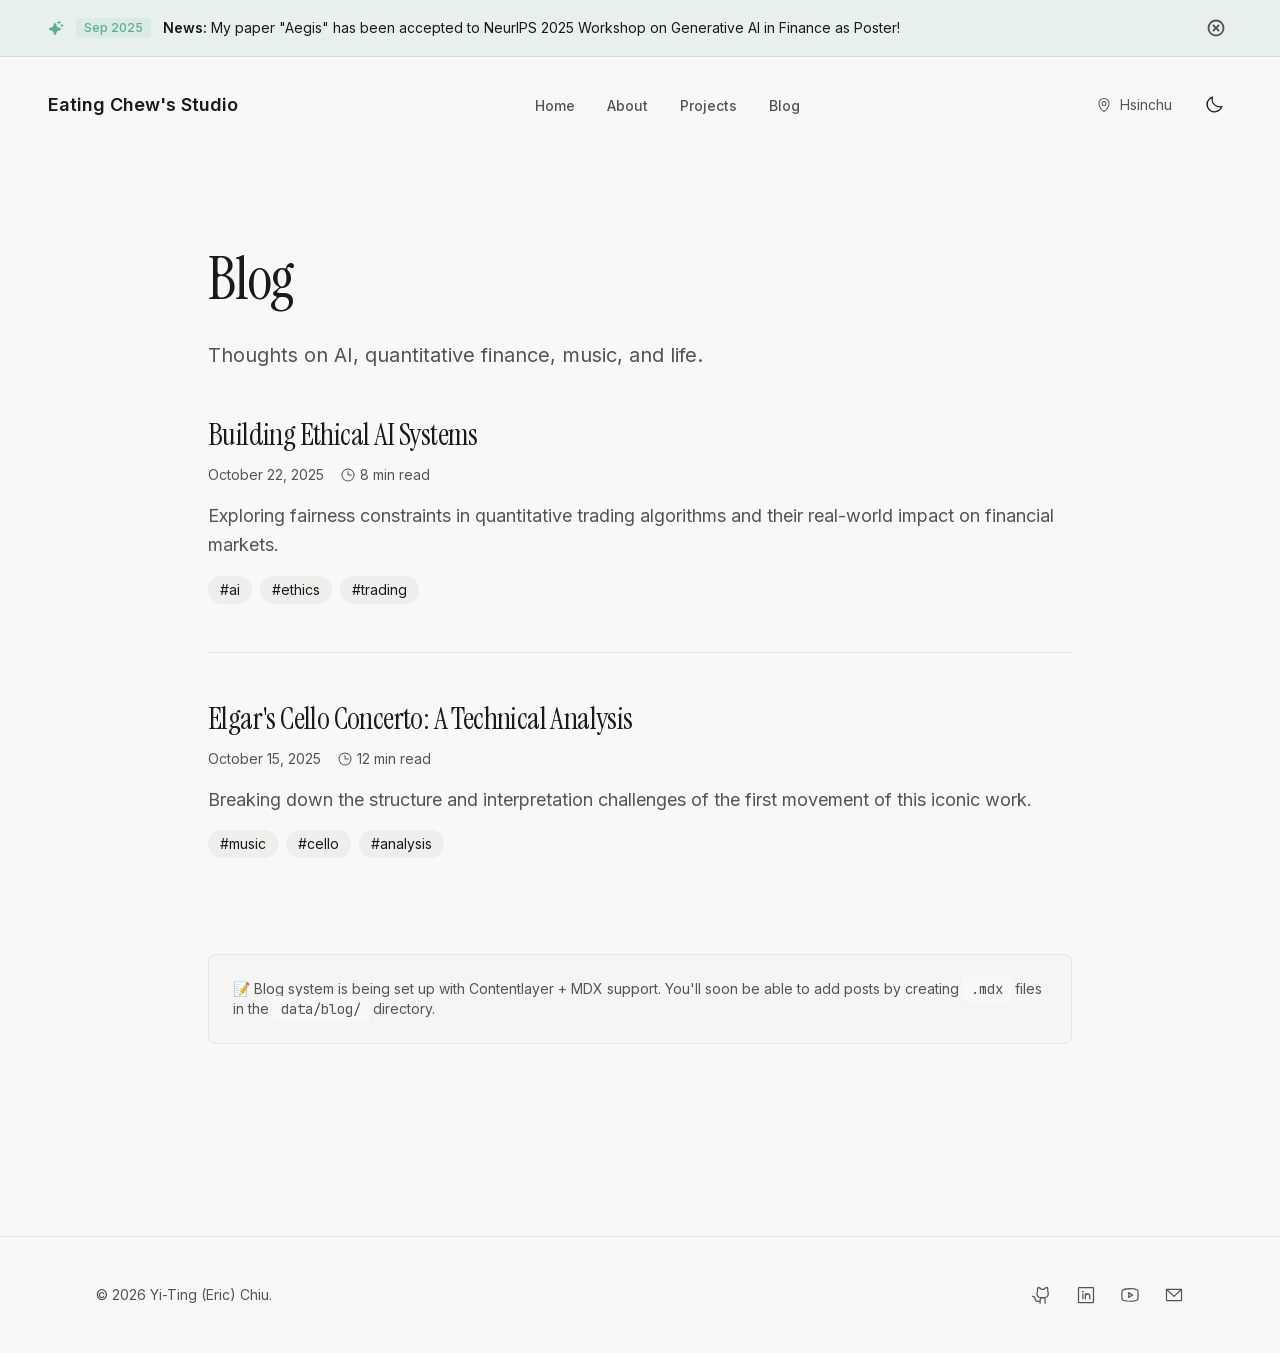
<file: blog/index.html>
<!DOCTYPE html><!--JmUyN5vVzLSlpmLlvEPR9--><html lang="en-us"><head><meta charSet="utf-8"/><meta name="viewport" content="width=device-width, initial-scale=1"/><link rel="preload" href="/_next/static/media/051742360c26797e-s.p.102b7f24.woff2" as="font" crossorigin="" type="font/woff2"/><link rel="preload" href="/_next/static/media/7ebf22b5a21034f8-s.p.d8bad3ab.woff2" as="font" crossorigin="" type="font/woff2"/><link rel="preload" href="/_next/static/media/83afe278b6a6bb3c-s.p.3a6ba036.woff2" as="font" crossorigin="" type="font/woff2"/><link rel="preload" href="/_next/static/media/e41d5df559864f9e-s.p.380d09ea.woff2" as="font" crossorigin="" type="font/woff2"/><link rel="preload" href="/_next/static/media/fb4edce8a3cbfef3-s.p.179b8591.woff2" as="font" crossorigin="" type="font/woff2"/><link rel="stylesheet" href="/_next/static/chunks/d31cfa6018d09240.css" data-precedence="next"/><link rel="stylesheet" href="/_next/static/chunks/0ad001733a8b3181.css" data-precedence="next"/><link rel="stylesheet" href="/_next/static/chunks/eae42bafc2b88c2f.css" data-precedence="next"/><link rel="preload" as="script" fetchPriority="low" href="/_next/static/chunks/d6136dcb91aaf292.js"/><script src="/_next/static/chunks/c518a733bdcf3dee.js" async=""></script><script src="/_next/static/chunks/920501d033334f9d.js" async=""></script><script src="/_next/static/chunks/01bd51e4ce3f19a7.js" async=""></script><script src="/_next/static/chunks/turbopack-1a8b2591fd93608d.js" async=""></script><script src="/_next/static/chunks/88b43f653e63aaea.js" async=""></script><script src="/_next/static/chunks/bd1219ae1343edc7.js" async=""></script><script src="/_next/static/chunks/6a12a98e7468daf5.js" async=""></script><script src="/_next/static/chunks/ff1a16fafef87110.js" async=""></script><script src="/_next/static/chunks/247eb132b7f7b574.js" async=""></script><meta name="next-size-adjust" content=""/><title>Yi-Ting (Eric) Chiu</title><meta name="description" content="AI Researcher &amp; Quantitative Trader | Building Human-Centric AI Systems"/><meta name="author" content="Yi-Ting (Eric) Chiu"/><meta name="creator" content="Yi-Ting (Eric) Chiu"/><meta property="og:title" content="Yi-Ting (Eric) Chiu"/><meta property="og:description" content="AI Researcher &amp; Quantitative Trader | Building Human-Centric AI Systems"/><meta property="og:url" content="https://eric0801.github.io/"/><meta property="og:site_name" content="Yi-Ting (Eric) Chiu"/><meta property="og:locale" content="en-US"/><meta property="og:type" content="website"/><meta name="twitter:card" content="summary_large_image"/><meta name="twitter:title" content="Yi-Ting (Eric) Chiu"/><meta name="twitter:description" content="AI Researcher &amp; Quantitative Trader | Building Human-Centric AI Systems"/><script src="/_next/static/chunks/a6dad97d9634a72d.js" noModule=""></script></head><body class="inter_5dbe1e89-module__i9oJOa__variable noto_sans_tc_b29a94d2-module__6k8MKa__variable instrument_serif_cb04ddb5-module__cX5SIa__variable jetbrains_mono_2a888507-module__iOZbPq__variable font-sans antialiased"><div hidden=""><!--$--><!--/$--></div><script>((a,b,c,d,e,f,g,h)=>{let i=document.documentElement,j=["light","dark"];function k(b){var c;(Array.isArray(a)?a:[a]).forEach(a=>{let c="class"===a,d=c&&f?e.map(a=>f[a]||a):e;c?(i.classList.remove(...d),i.classList.add(f&&f[b]?f[b]:b)):i.setAttribute(a,b)}),c=b,h&&j.includes(c)&&(i.style.colorScheme=c)}if(d)k(d);else try{let a=localStorage.getItem(b)||c,d=g&&"system"===a?window.matchMedia("(prefers-color-scheme: dark)").matches?"dark":"light":a;k(d)}catch(a){}})("class","theme","system",null,["light","dark"],null,true,true)</script><div class="min-h-screen flex flex-col"><nav class="fixed left-0 right-0 z-50 transition-all duration-500 border-transparent bg-background" style="top:var(--announcement-banner-height, 0px)"><div class="max-w-7xl mx-auto px-6 md:px-12"><div class="flex items-center justify-between h-24"><a class="group" href="/"><span class="text-lg font-semibold text-foreground group-hover:text-accent transition-colors duration-300">Eating Chew&#x27;s Studio</span></a><div class="hidden md:flex items-center gap-8"><a class="relative group py-2" href="/"><span class="text-sm font-medium transition-colors duration-300 text-muted-foreground group-hover:text-foreground">Home</span><span class="absolute bottom-0 left-0 w-0 h-px bg-accent group-hover:w-full transition-all duration-300"></span></a><a class="relative group py-2" href="/about/"><span class="text-sm font-medium transition-colors duration-300 text-muted-foreground group-hover:text-foreground">About</span><span class="absolute bottom-0 left-0 w-0 h-px bg-accent group-hover:w-full transition-all duration-300"></span></a><a class="relative group py-2" href="/projects/"><span class="text-sm font-medium transition-colors duration-300 text-muted-foreground group-hover:text-foreground">Projects</span><span class="absolute bottom-0 left-0 w-0 h-px bg-accent group-hover:w-full transition-all duration-300"></span></a><a class="relative group py-2" href="/blog/"><span class="text-sm font-medium transition-colors duration-300 text-muted-foreground group-hover:text-foreground">Blog</span><span class="absolute bottom-0 left-0 w-0 h-px bg-accent group-hover:w-full transition-all duration-300"></span></a></div><div class="flex items-center gap-6"><div class="hidden lg:flex items-center gap-2 text-sm text-muted-foreground"><svg xmlns="http://www.w3.org/2000/svg" width="1em" height="1em" fill="currentColor" viewBox="0 0 256 256" class="w-4 h-4"><path d="M128,64a40,40,0,1,0,40,40A40,40,0,0,0,128,64Zm0,64a24,24,0,1,1,24-24A24,24,0,0,1,128,128Zm0-112a88.1,88.1,0,0,0-88,88c0,31.4,14.51,64.68,42,96.25a254.19,254.19,0,0,0,41.45,38.3,8,8,0,0,0,9.18,0A254.19,254.19,0,0,0,174,200.25c27.45-31.57,42-64.85,42-96.25A88.1,88.1,0,0,0,128,16Zm0,206c-16.53-13-72-60.75-72-118a72,72,0,0,1,144,0C200,161.23,144.53,209,128,222Z"></path></svg><span>Hsinchu</span></div><button class="p-2 hover:text-accent transition-colors duration-300" aria-label="Toggle theme"><div class="w-5 h-5"></div></button><button class="md:hidden p-2 hover:text-accent transition-colors" aria-label="Toggle menu"><svg xmlns="http://www.w3.org/2000/svg" width="1em" height="1em" fill="currentColor" viewBox="0 0 256 256" class="w-5 h-5"><path d="M224,128a8,8,0,0,1-8,8H40a8,8,0,0,1,0-16H216A8,8,0,0,1,224,128ZM40,72H216a8,8,0,0,0,0-16H40a8,8,0,0,0,0,16ZM216,184H40a8,8,0,0,0,0,16H216a8,8,0,0,0,0-16Z"></path></svg></button></div></div></div></nav><main class="flex-1" style="padding-top:calc(var(--announcement-banner-height, 0px) + 6rem)"><div class="max-w-4xl mx-auto px-4 py-24"><h1 class="text-4xl md:text-6xl mb-8">Blog</h1><p class="text-xl text-muted-foreground mb-12">Thoughts on AI, quantitative finance, music, and life.</p><div class="space-y-12"><article class="border-b border-border pb-12 last:border-0"><a class="group" href="/blog/ethical-ai-systems/"><h2 class="text-3xl font-normal mb-3 group-hover:text-accent transition-colors">Building Ethical AI Systems</h2></a><div class="flex items-center gap-4 text-sm text-muted-foreground mb-4"><time dateTime="2025-10-22">October 22, 2025</time><span class="flex items-center"><svg xmlns="http://www.w3.org/2000/svg" width="1em" height="1em" fill="currentColor" viewBox="0 0 256 256" class="w-4 h-4 mr-1"><path d="M128,24A104,104,0,1,0,232,128,104.11,104.11,0,0,0,128,24Zm0,192a88,88,0,1,1,88-88A88.1,88.1,0,0,1,128,216Zm64-88a8,8,0,0,1-8,8H128a8,8,0,0,1-8-8V72a8,8,0,0,1,16,0v48h48A8,8,0,0,1,192,128Z"></path></svg>8 min<!-- --> read</span></div><p class="text-lg text-muted-foreground mb-4 leading-relaxed">Exploring fairness constraints in quantitative trading algorithms and their real-world impact on financial markets.</p><div class="flex flex-wrap gap-2"><span class="px-3 py-1 text-sm bg-muted rounded-full">#<!-- -->ai</span><span class="px-3 py-1 text-sm bg-muted rounded-full">#<!-- -->ethics</span><span class="px-3 py-1 text-sm bg-muted rounded-full">#<!-- -->trading</span></div></article><article class="border-b border-border pb-12 last:border-0"><a class="group" href="/blog/elgar-cello-concerto/"><h2 class="text-3xl font-normal mb-3 group-hover:text-accent transition-colors">Elgar&#x27;s Cello Concerto: A Technical Analysis</h2></a><div class="flex items-center gap-4 text-sm text-muted-foreground mb-4"><time dateTime="2025-10-15">October 15, 2025</time><span class="flex items-center"><svg xmlns="http://www.w3.org/2000/svg" width="1em" height="1em" fill="currentColor" viewBox="0 0 256 256" class="w-4 h-4 mr-1"><path d="M128,24A104,104,0,1,0,232,128,104.11,104.11,0,0,0,128,24Zm0,192a88,88,0,1,1,88-88A88.1,88.1,0,0,1,128,216Zm64-88a8,8,0,0,1-8,8H128a8,8,0,0,1-8-8V72a8,8,0,0,1,16,0v48h48A8,8,0,0,1,192,128Z"></path></svg>12 min<!-- --> read</span></div><p class="text-lg text-muted-foreground mb-4 leading-relaxed">Breaking down the structure and interpretation challenges of the first movement of this iconic work.</p><div class="flex flex-wrap gap-2"><span class="px-3 py-1 text-sm bg-muted rounded-full">#<!-- -->music</span><span class="px-3 py-1 text-sm bg-muted rounded-full">#<!-- -->cello</span><span class="px-3 py-1 text-sm bg-muted rounded-full">#<!-- -->analysis</span></div></article></div><div class="mt-12 p-6 border border-border rounded-lg bg-muted/30"><p class="text-sm text-muted-foreground">📝 Blog system is being set up with Contentlayer + MDX support. You&#x27;ll soon be able to add posts by creating <code class="px-2 py-1 bg-background rounded">.mdx</code> files in the <code class="px-2 py-1 bg-background rounded">data/blog/</code> directory.</p></div></div><!--$--><!--/$--></main><footer class="border-t border-border mt-24"><div class="max-w-6xl mx-auto px-4 sm:px-6 lg:px-8 py-12"><div class="flex flex-col md:flex-row items-center justify-between gap-6"><div class="text-sm text-muted-foreground">© <!-- -->2026<!-- --> <!-- -->Yi-Ting (Eric) Chiu<!-- -->.</div><div class="flex items-center space-x-6"><a class="text-muted-foreground hover:text-accent transition-colors" aria-label="GitHub" target="_blank" rel="noopener noreferrer" href="https://github.com/Eric0801"><svg xmlns="http://www.w3.org/2000/svg" width="1em" height="1em" fill="currentColor" viewBox="0 0 256 256" class="w-5 h-5"><path d="M208.31,75.68A59.78,59.78,0,0,0,202.93,28,8,8,0,0,0,196,24a59.75,59.75,0,0,0-48,24H124A59.75,59.75,0,0,0,76,24a8,8,0,0,0-6.93,4,59.78,59.78,0,0,0-5.38,47.68A58.14,58.14,0,0,0,56,104v8a56.06,56.06,0,0,0,48.44,55.47A39.8,39.8,0,0,0,96,192v8H72a24,24,0,0,1-24-24A40,40,0,0,0,8,136a8,8,0,0,0,0,16,24,24,0,0,1,24,24,40,40,0,0,0,40,40H96v16a8,8,0,0,0,16,0V192a24,24,0,0,1,48,0v40a8,8,0,0,0,16,0V192a39.8,39.8,0,0,0-8.44-24.53A56.06,56.06,0,0,0,216,112v-8A58.14,58.14,0,0,0,208.31,75.68ZM200,112a40,40,0,0,1-40,40H112a40,40,0,0,1-40-40v-8a41.74,41.74,0,0,1,6.9-22.48A8,8,0,0,0,80,73.83a43.81,43.81,0,0,1,.79-33.58,43.88,43.88,0,0,1,32.32,20.06A8,8,0,0,0,119.82,64h32.35a8,8,0,0,0,6.74-3.69,43.87,43.87,0,0,1,32.32-20.06A43.81,43.81,0,0,1,192,73.83a8.09,8.09,0,0,0,1,7.65A41.72,41.72,0,0,1,200,104Z"></path></svg></a><a class="text-muted-foreground hover:text-accent transition-colors" aria-label="LinkedIn" target="_blank" rel="noopener noreferrer" href="https://www.linkedin.com/in/ericchiu0801"><svg xmlns="http://www.w3.org/2000/svg" width="1em" height="1em" fill="currentColor" viewBox="0 0 256 256" class="w-5 h-5"><path d="M216,24H40A16,16,0,0,0,24,40V216a16,16,0,0,0,16,16H216a16,16,0,0,0,16-16V40A16,16,0,0,0,216,24Zm0,192H40V40H216V216ZM96,112v64a8,8,0,0,1-16,0V112a8,8,0,0,1,16,0Zm88,28v36a8,8,0,0,1-16,0V140a20,20,0,0,0-40,0v36a8,8,0,0,1-16,0V112a8,8,0,0,1,15.79-1.78A36,36,0,0,1,184,140ZM100,84A12,12,0,1,1,88,72,12,12,0,0,1,100,84Z"></path></svg></a><a class="text-muted-foreground hover:text-accent transition-colors" aria-label="YouTube" target="_blank" rel="noopener noreferrer" href="https://www.youtube.com/@ericchiu2593"><svg xmlns="http://www.w3.org/2000/svg" width="1em" height="1em" fill="currentColor" viewBox="0 0 256 256" class="w-5 h-5"><path d="M164.44,121.34l-48-32A8,8,0,0,0,104,96v64a8,8,0,0,0,12.44,6.66l48-32a8,8,0,0,0,0-13.32ZM120,145.05V111l25.58,17ZM234.33,69.52a24,24,0,0,0-14.49-16.4C185.56,39.88,131,40,128,40s-57.56-.12-91.84,13.12a24,24,0,0,0-14.49,16.4C19.08,79.5,16,97.74,16,128s3.08,48.5,5.67,58.48a24,24,0,0,0,14.49,16.41C69,215.56,120.4,216,127.34,216h1.32c6.94,0,58.37-.44,91.18-13.11a24,24,0,0,0,14.49-16.41c2.59-10,5.67-28.22,5.67-58.48S236.92,79.5,234.33,69.52Zm-15.49,113a8,8,0,0,1-4.77,5.49c-31.65,12.22-85.48,12-86,12H128c-.54,0-54.33.2-86-12a8,8,0,0,1-4.77-5.49C34.8,173.39,32,156.57,32,128s2.8-45.39,5.16-54.47A8,8,0,0,1,41.93,68c30.52-11.79,81.66-12,85.85-12h.27c.54,0,54.38-.18,86,12a8,8,0,0,1,4.77,5.49C221.2,82.61,224,99.43,224,128S221.2,173.39,218.84,182.47Z"></path></svg></a><a class="text-muted-foreground hover:text-accent transition-colors" aria-label="Email" target="_blank" rel="noopener noreferrer" href="mailto:ericchiu801@gmail.com"><svg xmlns="http://www.w3.org/2000/svg" width="1em" height="1em" fill="currentColor" viewBox="0 0 256 256" class="w-5 h-5"><path d="M224,48H32a8,8,0,0,0-8,8V192a16,16,0,0,0,16,16H216a16,16,0,0,0,16-16V56A8,8,0,0,0,224,48ZM203.43,64,128,133.15,52.57,64ZM216,192H40V74.19l82.59,75.71a8,8,0,0,0,10.82,0L216,74.19V192Z"></path></svg></a></div></div></div></footer></div><script src="/_next/static/chunks/d6136dcb91aaf292.js" id="_R_" async=""></script><script>(self.__next_f=self.__next_f||[]).push([0])</script><script>self.__next_f.push([1,"1:\"$Sreact.fragment\"\n2:I[89554,[\"/_next/static/chunks/88b43f653e63aaea.js\",\"/_next/static/chunks/bd1219ae1343edc7.js\",\"/_next/static/chunks/6a12a98e7468daf5.js\"],\"ThemeProvider\"]\n3:I[18003,[\"/_next/static/chunks/88b43f653e63aaea.js\",\"/_next/static/chunks/bd1219ae1343edc7.js\",\"/_next/static/chunks/6a12a98e7468daf5.js\"],\"SmoothScroll\"]\n4:I[17571,[\"/_next/static/chunks/88b43f653e63aaea.js\",\"/_next/static/chunks/bd1219ae1343edc7.js\",\"/_next/static/chunks/6a12a98e7468daf5.js\"],\"AnnouncementBanner\"]\n5:I[7988,[\"/_next/static/chunks/88b43f653e63aaea.js\",\"/_next/static/chunks/bd1219ae1343edc7.js\",\"/_next/static/chunks/6a12a98e7468daf5.js\"],\"Navbar\"]\n6:I[39756,[\"/_next/static/chunks/ff1a16fafef87110.js\",\"/_next/static/chunks/247eb132b7f7b574.js\"],\"default\"]\n7:I[37457,[\"/_next/static/chunks/ff1a16fafef87110.js\",\"/_next/static/chunks/247eb132b7f7b574.js\"],\"default\"]\n8:I[22016,[\"/_next/static/chunks/88b43f653e63aaea.js\",\"/_next/static/chunks/bd1219ae1343edc7.js\",\"/_next/static/chunks/6a12a98e7468daf5.js\"],\"\"]\nf:I[68027,[\"/_next/static/chunks/ff1a16fafef87110.js\",\"/_next/static/chunks/247eb132b7f7b574.js\"],\"default\"]\n:HL[\"/_next/static/chunks/d31cfa6018d09240.css\",\"style\"]\n:HL[\"/_next/static/chunks/0ad001733a8b3181.css\",\"style\"]\n:HL[\"/_next/static/chunks/eae42bafc2b88c2f.css\",\"style\"]\n:HL[\"/_next/static/media/051742360c26797e-s.p.102b7f24.woff2\",\"font\",{\"crossOrigin\":\"\",\"type\":\"font/woff2\"}]\n:HL[\"/_next/static/media/7ebf22b5a21034f8-s.p.d8bad3ab.woff2\",\"font\",{\"crossOrigin\":\"\",\"type\":\"font/woff2\"}]\n:HL[\"/_next/static/media/83afe278b6a6bb3c-s.p.3a6ba036.woff2\",\"font\",{\"crossOrigin\":\"\",\"type\":\"font/woff2\"}]\n:HL[\"/_next/static/media/e41d5df559864f9e-s.p.380d09ea.woff2\",\"font\",{\"crossOrigin\":\"\",\"type\":\"font/woff2\"}]\n:HL[\"/_next/static/media/fb4edce8a3cbfef3-s.p.179b8591.woff2\",\"font\",{\"crossOrigin\":\"\",\"type\":\"font/woff2\"}]\n"])</script><script>self.__next_f.push([1,"0:{\"P\":null,\"b\":\"JmUyN5vVzLSlpmLlvEPR9\",\"c\":[\"\",\"blog\",\"\"],\"q\":\"\",\"i\":false,\"f\":[[[\"\",{\"children\":[\"blog\",{\"children\":[\"__PAGE__\",{}]}]},\"$undefined\",\"$undefined\",true],[[\"$\",\"$1\",\"c\",{\"children\":[[[\"$\",\"link\",\"0\",{\"rel\":\"stylesheet\",\"href\":\"/_next/static/chunks/d31cfa6018d09240.css\",\"precedence\":\"next\",\"crossOrigin\":\"$undefined\",\"nonce\":\"$undefined\"}],[\"$\",\"link\",\"1\",{\"rel\":\"stylesheet\",\"href\":\"/_next/static/chunks/0ad001733a8b3181.css\",\"precedence\":\"next\",\"crossOrigin\":\"$undefined\",\"nonce\":\"$undefined\"}],[\"$\",\"link\",\"2\",{\"rel\":\"stylesheet\",\"href\":\"/_next/static/chunks/eae42bafc2b88c2f.css\",\"precedence\":\"next\",\"crossOrigin\":\"$undefined\",\"nonce\":\"$undefined\"}],[\"$\",\"script\",\"script-0\",{\"src\":\"/_next/static/chunks/88b43f653e63aaea.js\",\"async\":true,\"nonce\":\"$undefined\"}],[\"$\",\"script\",\"script-1\",{\"src\":\"/_next/static/chunks/bd1219ae1343edc7.js\",\"async\":true,\"nonce\":\"$undefined\"}],[\"$\",\"script\",\"script-2\",{\"src\":\"/_next/static/chunks/6a12a98e7468daf5.js\",\"async\":true,\"nonce\":\"$undefined\"}]],[\"$\",\"html\",null,{\"lang\":\"en-us\",\"suppressHydrationWarning\":true,\"children\":[\"$\",\"body\",null,{\"className\":\"inter_5dbe1e89-module__i9oJOa__variable noto_sans_tc_b29a94d2-module__6k8MKa__variable instrument_serif_cb04ddb5-module__cX5SIa__variable jetbrains_mono_2a888507-module__iOZbPq__variable font-sans antialiased\",\"children\":[\"$\",\"$L2\",null,{\"attribute\":\"class\",\"defaultTheme\":\"system\",\"enableSystem\":true,\"disableTransitionOnChange\":true,\"children\":[[\"$\",\"$L3\",null,{}],[\"$\",\"div\",null,{\"className\":\"min-h-screen flex flex-col\",\"children\":[[\"$\",\"$L4\",null,{}],[\"$\",\"$L5\",null,{}],[\"$\",\"main\",null,{\"className\":\"flex-1\",\"style\":{\"paddingTop\":\"calc(var(--announcement-banner-height, 0px) + 6rem)\"},\"children\":[\"$\",\"$L6\",null,{\"parallelRouterKey\":\"children\",\"error\":\"$undefined\",\"errorStyles\":\"$undefined\",\"errorScripts\":\"$undefined\",\"template\":[\"$\",\"$L7\",null,{}],\"templateStyles\":\"$undefined\",\"templateScripts\":\"$undefined\",\"notFound\":[[[\"$\",\"title\",null,{\"children\":\"404: This page could not be found.\"}],[\"$\",\"div\",null,{\"style\":{\"fontFamily\":\"system-ui,\\\"Segoe UI\\\",Roboto,Helvetica,Arial,sans-serif,\\\"Apple Color Emoji\\\",\\\"Segoe UI Emoji\\\"\",\"height\":\"100vh\",\"textAlign\":\"center\",\"display\":\"flex\",\"flexDirection\":\"column\",\"alignItems\":\"center\",\"justifyContent\":\"center\"},\"children\":[\"$\",\"div\",null,{\"children\":[[\"$\",\"style\",null,{\"dangerouslySetInnerHTML\":{\"__html\":\"body{color:#000;background:#fff;margin:0}.next-error-h1{border-right:1px solid rgba(0,0,0,.3)}@media (prefers-color-scheme:dark){body{color:#fff;background:#000}.next-error-h1{border-right:1px solid rgba(255,255,255,.3)}}\"}}],[\"$\",\"h1\",null,{\"className\":\"next-error-h1\",\"style\":{\"display\":\"inline-block\",\"margin\":\"0 20px 0 0\",\"padding\":\"0 23px 0 0\",\"fontSize\":24,\"fontWeight\":500,\"verticalAlign\":\"top\",\"lineHeight\":\"49px\"},\"children\":404}],[\"$\",\"div\",null,{\"style\":{\"display\":\"inline-block\"},\"children\":[\"$\",\"h2\",null,{\"style\":{\"fontSize\":14,\"fontWeight\":400,\"lineHeight\":\"49px\",\"margin\":0},\"children\":\"This page could not be found.\"}]}]]}]}]],[]],\"forbidden\":\"$undefined\",\"unauthorized\":\"$undefined\"}]}],[\"$\",\"footer\",null,{\"className\":\"border-t border-border mt-24\",\"children\":[\"$\",\"div\",null,{\"className\":\"max-w-6xl mx-auto px-4 sm:px-6 lg:px-8 py-12\",\"children\":[\"$\",\"div\",null,{\"className\":\"flex flex-col md:flex-row items-center justify-between gap-6\",\"children\":[[\"$\",\"div\",null,{\"className\":\"text-sm text-muted-foreground\",\"children\":[\"© \",2026,\" \",\"Yi-Ting (Eric) Chiu\",\".\"]}],[\"$\",\"div\",null,{\"className\":\"flex items-center space-x-6\",\"children\":[[\"$\",\"$L8\",\"GitHub\",{\"href\":\"https://github.com/Eric0801\",\"className\":\"text-muted-foreground hover:text-accent transition-colors\",\"aria-label\":\"GitHub\",\"target\":\"_blank\",\"rel\":\"noopener noreferrer\",\"children\":[\"$\",\"svg\",null,{\"ref\":\"$undefined\",\"xmlns\":\"http://www.w3.org/2000/svg\",\"width\":\"1em\",\"height\":\"1em\",\"fill\":\"currentColor\",\"viewBox\":\"0 0 256 256\",\"transform\":\"$undefined\",\"className\":\"w-5 h-5\",\"children\":[false,\"$undefined\",[\"$\",\"path\",null,{\"d\":\"M208.31,75.68A59.78,59.78,0,0,0,202.93,28,8,8,0,0,0,196,24a59.75,59.75,0,0,0-48,24H124A59.75,59.75,0,0,0,76,24a8,8,0,0,0-6.93,4,59.78,59.78,0,0,0-5.38,47.68A58.14,58.14,0,0,0,56,104v8a56.06,56.06,0,0,0,48.44,55.47A39.8,39.8,0,0,0,96,192v8H72a24,24,0,0,1-24-24A40,40,0,0,0,8,136a8,8,0,0,0,0,16,24,24,0,0,1,24,24,40,40,0,0,0,40,40H96v16a8,8,0,0,0,16,0V192a24,24,0,0,1,48,0v40a8,8,0,0,0,16,0V192a39.8,39.8,0,0,0-8.44-24.53A56.06,56.06,0,0,0,216,112v-8A58.14,58.14,0,0,0,208.31,75.68ZM200,112a40,40,0,0,1-40,40H112a40,40,0,0,1-40-40v-8a41.74,41.74,0,0,1,6.9-22.48A8,8,0,0,0,80,73.83a43.81,43.81,0,0,1,.79-33.58,43.88,43.88,0,0,1,32.32,20.06A8,8,0,0,0,119.82,64h32.35a8,8,0,0,0,6.74-3.69,43.87,43.87,0,0,1,32.32-20.06A43.81,43.81,0,0,1,192,73.83a8.09,8.09,0,0,0,1,7.65A41.72,41.72,0,0,1,200,104Z\"}]]}]}],\"$L9\",\"$La\",\"$Lb\"]}]]}]}]}]]}]]}]}]}]]}],{\"children\":[\"$Lc\",{\"children\":[\"$Ld\",{},null,false,false]},null,false,false]},null,false,false],\"$Le\",false]],\"m\":\"$undefined\",\"G\":[\"$f\",[]],\"s\":false,\"S\":true}\n"])</script><script>self.__next_f.push([1,"10:I[97367,[\"/_next/static/chunks/ff1a16fafef87110.js\",\"/_next/static/chunks/247eb132b7f7b574.js\"],\"OutletBoundary\"]\n11:\"$Sreact.suspense\"\n13:I[97367,[\"/_next/static/chunks/ff1a16fafef87110.js\",\"/_next/static/chunks/247eb132b7f7b574.js\"],\"ViewportBoundary\"]\n15:I[97367,[\"/_next/static/chunks/ff1a16fafef87110.js\",\"/_next/static/chunks/247eb132b7f7b574.js\"],\"MetadataBoundary\"]\n9:[\"$\",\"$L8\",\"LinkedIn\",{\"href\":\"https://www.linkedin.com/in/ericchiu0801\",\"className\":\"text-muted-foreground hover:text-accent transition-colors\",\"aria-label\":\"LinkedIn\",\"target\":\"_blank\",\"rel\":\"noopener noreferrer\",\"children\":[\"$\",\"svg\",null,{\"ref\":\"$undefined\",\"xmlns\":\"http://www.w3.org/2000/svg\",\"width\":\"1em\",\"height\":\"1em\",\"fill\":\"currentColor\",\"viewBox\":\"0 0 256 256\",\"transform\":\"$undefined\",\"className\":\"w-5 h-5\",\"children\":[false,\"$undefined\",[\"$\",\"path\",null,{\"d\":\"M216,24H40A16,16,0,0,0,24,40V216a16,16,0,0,0,16,16H216a16,16,0,0,0,16-16V40A16,16,0,0,0,216,24Zm0,192H40V40H216V216ZM96,112v64a8,8,0,0,1-16,0V112a8,8,0,0,1,16,0Zm88,28v36a8,8,0,0,1-16,0V140a20,20,0,0,0-40,0v36a8,8,0,0,1-16,0V112a8,8,0,0,1,15.79-1.78A36,36,0,0,1,184,140ZM100,84A12,12,0,1,1,88,72,12,12,0,0,1,100,84Z\"}]]}]}]\na:[\"$\",\"$L8\",\"YouTube\",{\"href\":\"https://www.youtube.com/@ericchiu2593\",\"className\":\"text-muted-foreground hover:text-accent transition-colors\",\"aria-label\":\"YouTube\",\"target\":\"_blank\",\"rel\":\"noopener noreferrer\",\"children\":[\"$\",\"svg\",null,{\"ref\":\"$undefined\",\"xmlns\":\"http://www.w3.org/2000/svg\",\"width\":\"1em\",\"height\":\"1em\",\"fill\":\"currentColor\",\"viewBox\":\"0 0 256 256\",\"transform\":\"$undefined\",\"className\":\"w-5 h-5\",\"children\":[false,\"$undefined\",[\"$\",\"path\",null,{\"d\":\"M164.44,121.34l-48-32A8,8,0,0,0,104,96v64a8,8,0,0,0,12.44,6.66l48-32a8,8,0,0,0,0-13.32ZM120,145.05V111l25.58,17ZM234.33,69.52a24,24,0,0,0-14.49-16.4C185.56,39.88,131,40,128,40s-57.56-.12-91.84,13.12a24,24,0,0,0-14.49,16.4C19.08,79.5,16,97.74,16,128s3.08,48.5,5.67,58.48a24,24,0,0,0,14.49,16.41C69,215.56,120.4,216,127.34,216h1.32c6.94,0,58.37-.44,91.18-13.11a24,24,0,0,0,14.49-16.41c2.59-10,5.67-28.22,5.67-58.48S236.92,79.5,234.33,69.52Zm-15.49,113a8,8,0,0,1-4.77,5.49c-31.65,12.22-85.48,12-86,12H128c-.54,0-54.33.2-86-12a8,8,0,0,1-4.77-5.49C34.8,173.39,32,156.57,32,128s2.8-45.39,5.16-54.47A8,8,0,0,1,41.93,68c30.52-11.79,81.66-12,85.85-12h.27c.54,0,54.38-.18,86,12a8,8,0,0,1,4.77,5.49C221.2,82.61,224,99.43,224,128S221.2,173.39,218.84,182.47Z\"}]]}]}]\nb:[\"$\",\"$L8\",\"Email\",{\"href\":\"mailto:ericchiu801@gmail.com\",\"className\":\"text-muted-foreground hover:text-accent transition-colors\",\"aria-label\":\"Email\",\"target\":\"_blank\",\"rel\":\"noopener noreferrer\",\"children\":[\"$\",\"svg\",null,{\"ref\":\"$undefined\",\"xmlns\":\"http://www.w3.org/2000/svg\",\"width\":\"1em\",\"height\":\"1em\",\"fill\":\"currentColor\",\"viewBox\":\"0 0 256 256\",\"transform\":\"$undefined\",\"className\":\"w-5 h-5\",\"children\":[false,\"$undefined\",[\"$\",\"path\",null,{\"d\":\"M224,48H32a8,8,0,0,0-8,8V192a16,16,0,0,0,16,16H216a16,16,0,0,0,16-16V56A8,8,0,0,0,224,48ZM203.43,64,128,133.15,52.57,64ZM216,192H40V74.19l82.59,75.71a8,8,0,0,0,10.82,0L216,74.19V192Z\"}]]}]}]\nc:[\"$\",\"$1\",\"c\",{\"children\":[null,[\"$\",\"$L6\",null,{\"parallelRouterKey\":\"children\",\"error\":\"$undefined\",\"errorStyles\":\"$undefined\",\"errorScripts\":\"$undefined\",\"template\":[\"$\",\"$L7\",null,{}],\"templateStyles\":\"$undefined\",\"templateScripts\":\"$undefined\",\"notFound\":\"$undefined\",\"forbidden\":\"$undefined\",\"unauthorized\":\"$undefined\"}]]}]\n"])</script><script>self.__next_f.push([1,"d:[\"$\",\"$1\",\"c\",{\"children\":[[\"$\",\"div\",null,{\"className\":\"max-w-4xl mx-auto px-4 py-24\",\"children\":[[\"$\",\"h1\",null,{\"className\":\"text-4xl md:text-6xl mb-8\",\"children\":\"Blog\"}],[\"$\",\"p\",null,{\"className\":\"text-xl text-muted-foreground mb-12\",\"children\":\"Thoughts on AI, quantitative finance, music, and life.\"}],[\"$\",\"div\",null,{\"className\":\"space-y-12\",\"children\":[[\"$\",\"article\",\"ethical-ai-systems\",{\"className\":\"border-b border-border pb-12 last:border-0\",\"children\":[[\"$\",\"$L8\",null,{\"href\":\"/blog/ethical-ai-systems\",\"className\":\"group\",\"children\":[\"$\",\"h2\",null,{\"className\":\"text-3xl font-normal mb-3 group-hover:text-accent transition-colors\",\"children\":\"Building Ethical AI Systems\"}]}],[\"$\",\"div\",null,{\"className\":\"flex items-center gap-4 text-sm text-muted-foreground mb-4\",\"children\":[[\"$\",\"time\",null,{\"dateTime\":\"2025-10-22\",\"children\":\"October 22, 2025\"}],[\"$\",\"span\",null,{\"className\":\"flex items-center\",\"children\":[[\"$\",\"svg\",null,{\"ref\":\"$undefined\",\"xmlns\":\"http://www.w3.org/2000/svg\",\"width\":\"1em\",\"height\":\"1em\",\"fill\":\"currentColor\",\"viewBox\":\"0 0 256 256\",\"transform\":\"$undefined\",\"className\":\"w-4 h-4 mr-1\",\"children\":[false,\"$undefined\",[\"$\",\"path\",null,{\"d\":\"M128,24A104,104,0,1,0,232,128,104.11,104.11,0,0,0,128,24Zm0,192a88,88,0,1,1,88-88A88.1,88.1,0,0,1,128,216Zm64-88a8,8,0,0,1-8,8H128a8,8,0,0,1-8-8V72a8,8,0,0,1,16,0v48h48A8,8,0,0,1,192,128Z\"}]]}],\"8 min\",\" read\"]}]]}],[\"$\",\"p\",null,{\"className\":\"text-lg text-muted-foreground mb-4 leading-relaxed\",\"children\":\"Exploring fairness constraints in quantitative trading algorithms and their real-world impact on financial markets.\"}],[\"$\",\"div\",null,{\"className\":\"flex flex-wrap gap-2\",\"children\":[[\"$\",\"span\",\"ai\",{\"className\":\"px-3 py-1 text-sm bg-muted rounded-full\",\"children\":[\"#\",\"ai\"]}],[\"$\",\"span\",\"ethics\",{\"className\":\"px-3 py-1 text-sm bg-muted rounded-full\",\"children\":[\"#\",\"ethics\"]}],[\"$\",\"span\",\"trading\",{\"className\":\"px-3 py-1 text-sm bg-muted rounded-full\",\"children\":[\"#\",\"trading\"]}]]}]]}],[\"$\",\"article\",\"elgar-cello-concerto\",{\"className\":\"border-b border-border pb-12 last:border-0\",\"children\":[[\"$\",\"$L8\",null,{\"href\":\"/blog/elgar-cello-concerto\",\"className\":\"group\",\"children\":[\"$\",\"h2\",null,{\"className\":\"text-3xl font-normal mb-3 group-hover:text-accent transition-colors\",\"children\":\"Elgar's Cello Concerto: A Technical Analysis\"}]}],[\"$\",\"div\",null,{\"className\":\"flex items-center gap-4 text-sm text-muted-foreground mb-4\",\"children\":[[\"$\",\"time\",null,{\"dateTime\":\"2025-10-15\",\"children\":\"October 15, 2025\"}],[\"$\",\"span\",null,{\"className\":\"flex items-center\",\"children\":[[\"$\",\"svg\",null,{\"ref\":\"$undefined\",\"xmlns\":\"http://www.w3.org/2000/svg\",\"width\":\"1em\",\"height\":\"1em\",\"fill\":\"currentColor\",\"viewBox\":\"0 0 256 256\",\"transform\":\"$undefined\",\"className\":\"w-4 h-4 mr-1\",\"children\":[false,\"$undefined\",\"$d:props:children:0:props:children:2:props:children:0:props:children:1:props:children:1:props:children:0:props:children:2\"]}],\"12 min\",\" read\"]}]]}],[\"$\",\"p\",null,{\"className\":\"text-lg text-muted-foreground mb-4 leading-relaxed\",\"children\":\"Breaking down the structure and interpretation challenges of the first movement of this iconic work.\"}],[\"$\",\"div\",null,{\"className\":\"flex flex-wrap gap-2\",\"children\":[[\"$\",\"span\",\"music\",{\"className\":\"px-3 py-1 text-sm bg-muted rounded-full\",\"children\":[\"#\",\"music\"]}],[\"$\",\"span\",\"cello\",{\"className\":\"px-3 py-1 text-sm bg-muted rounded-full\",\"children\":[\"#\",\"cello\"]}],[\"$\",\"span\",\"analysis\",{\"className\":\"px-3 py-1 text-sm bg-muted rounded-full\",\"children\":[\"#\",\"analysis\"]}]]}]]}]]}],[\"$\",\"div\",null,{\"className\":\"mt-12 p-6 border border-border rounded-lg bg-muted/30\",\"children\":[\"$\",\"p\",null,{\"className\":\"text-sm text-muted-foreground\",\"children\":[\"📝 Blog system is being set up with Contentlayer + MDX support. You'll soon be able to add posts by creating \",[\"$\",\"code\",null,{\"className\":\"px-2 py-1 bg-background rounded\",\"children\":\".mdx\"}],\" files in the \",[\"$\",\"code\",null,{\"className\":\"px-2 py-1 bg-background rounded\",\"children\":\"data/blog/\"}],\" directory.\"]}]}]]}],null,[\"$\",\"$L10\",null,{\"children\":[\"$\",\"$11\",null,{\"name\":\"Next.MetadataOutlet\",\"children\":\"$@12\"}]}]]}]\n"])</script><script>self.__next_f.push([1,"e:[\"$\",\"$1\",\"h\",{\"children\":[null,[\"$\",\"$L13\",null,{\"children\":\"$@14\"}],[\"$\",\"div\",null,{\"hidden\":true,\"children\":[\"$\",\"$L15\",null,{\"children\":[\"$\",\"$11\",null,{\"name\":\"Next.Metadata\",\"children\":\"$@16\"}]}]}],[\"$\",\"meta\",null,{\"name\":\"next-size-adjust\",\"content\":\"\"}]]}]\n"])</script><script>self.__next_f.push([1,"14:[[\"$\",\"meta\",\"0\",{\"charSet\":\"utf-8\"}],[\"$\",\"meta\",\"1\",{\"name\":\"viewport\",\"content\":\"width=device-width, initial-scale=1\"}]]\n"])</script><script>self.__next_f.push([1,"16:[[\"$\",\"title\",\"0\",{\"children\":\"Yi-Ting (Eric) Chiu\"}],[\"$\",\"meta\",\"1\",{\"name\":\"description\",\"content\":\"AI Researcher \u0026 Quantitative Trader | Building Human-Centric AI Systems\"}],[\"$\",\"meta\",\"2\",{\"name\":\"author\",\"content\":\"Yi-Ting (Eric) Chiu\"}],[\"$\",\"meta\",\"3\",{\"name\":\"creator\",\"content\":\"Yi-Ting (Eric) Chiu\"}],[\"$\",\"meta\",\"4\",{\"property\":\"og:title\",\"content\":\"Yi-Ting (Eric) Chiu\"}],[\"$\",\"meta\",\"5\",{\"property\":\"og:description\",\"content\":\"AI Researcher \u0026 Quantitative Trader | Building Human-Centric AI Systems\"}],[\"$\",\"meta\",\"6\",{\"property\":\"og:url\",\"content\":\"https://eric0801.github.io/\"}],[\"$\",\"meta\",\"7\",{\"property\":\"og:site_name\",\"content\":\"Yi-Ting (Eric) Chiu\"}],[\"$\",\"meta\",\"8\",{\"property\":\"og:locale\",\"content\":\"en-US\"}],[\"$\",\"meta\",\"9\",{\"property\":\"og:type\",\"content\":\"website\"}],[\"$\",\"meta\",\"10\",{\"name\":\"twitter:card\",\"content\":\"summary_large_image\"}],[\"$\",\"meta\",\"11\",{\"name\":\"twitter:title\",\"content\":\"Yi-Ting (Eric) Chiu\"}],[\"$\",\"meta\",\"12\",{\"name\":\"twitter:description\",\"content\":\"AI Researcher \u0026 Quantitative Trader | Building Human-Centric AI Systems\"}]]\n12:null\n"])</script></body></html>
</file>
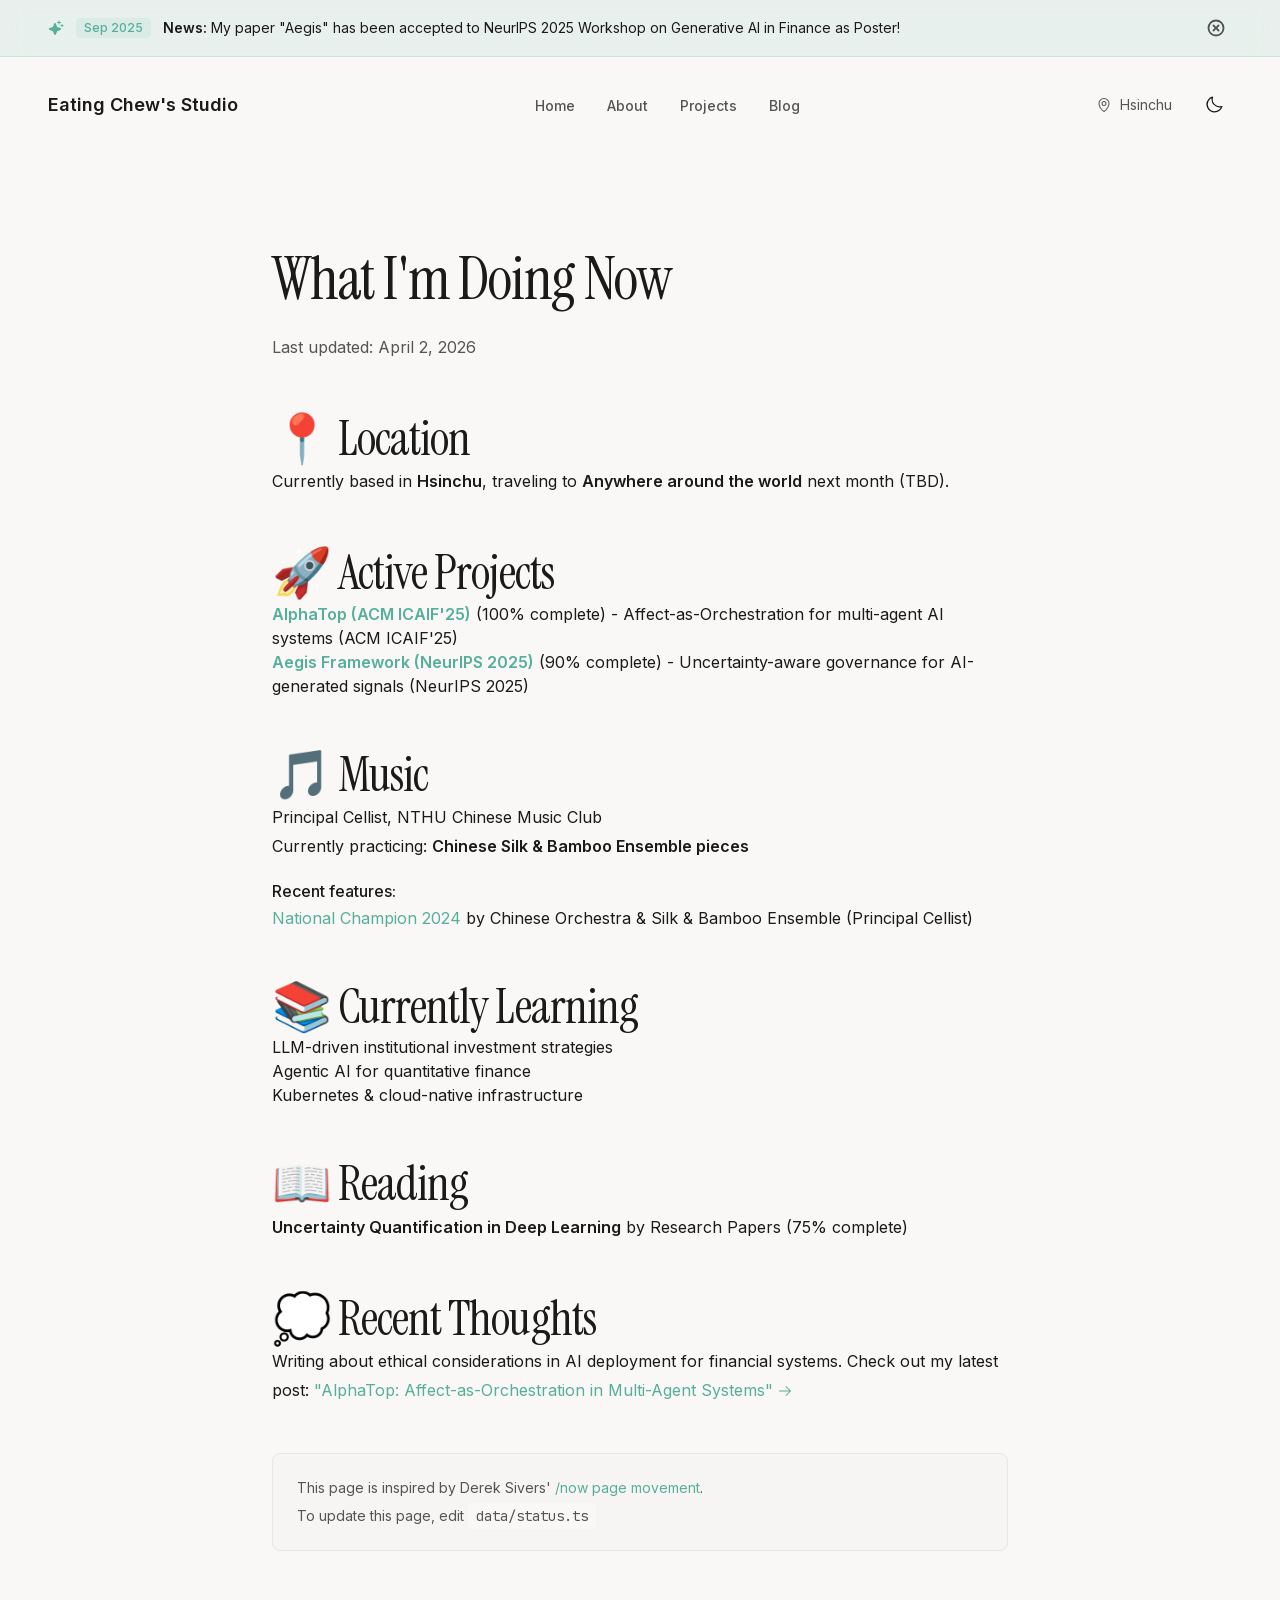
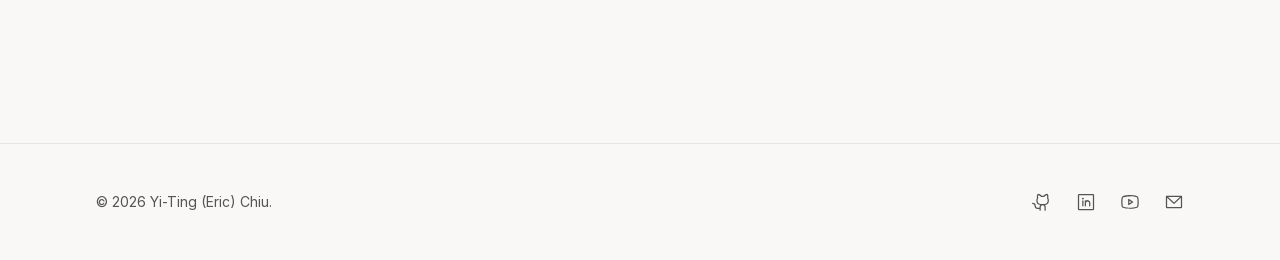
<file: now/index.html>
<!DOCTYPE html><!--JmUyN5vVzLSlpmLlvEPR9--><html lang="en-us"><head><meta charSet="utf-8"/><meta name="viewport" content="width=device-width, initial-scale=1"/><link rel="preload" href="/_next/static/media/051742360c26797e-s.p.102b7f24.woff2" as="font" crossorigin="" type="font/woff2"/><link rel="preload" href="/_next/static/media/7ebf22b5a21034f8-s.p.d8bad3ab.woff2" as="font" crossorigin="" type="font/woff2"/><link rel="preload" href="/_next/static/media/83afe278b6a6bb3c-s.p.3a6ba036.woff2" as="font" crossorigin="" type="font/woff2"/><link rel="preload" href="/_next/static/media/e41d5df559864f9e-s.p.380d09ea.woff2" as="font" crossorigin="" type="font/woff2"/><link rel="preload" href="/_next/static/media/fb4edce8a3cbfef3-s.p.179b8591.woff2" as="font" crossorigin="" type="font/woff2"/><link rel="stylesheet" href="/_next/static/chunks/d31cfa6018d09240.css" data-precedence="next"/><link rel="stylesheet" href="/_next/static/chunks/0ad001733a8b3181.css" data-precedence="next"/><link rel="stylesheet" href="/_next/static/chunks/eae42bafc2b88c2f.css" data-precedence="next"/><link rel="preload" as="script" fetchPriority="low" href="/_next/static/chunks/d6136dcb91aaf292.js"/><script src="/_next/static/chunks/c518a733bdcf3dee.js" async=""></script><script src="/_next/static/chunks/920501d033334f9d.js" async=""></script><script src="/_next/static/chunks/01bd51e4ce3f19a7.js" async=""></script><script src="/_next/static/chunks/turbopack-1a8b2591fd93608d.js" async=""></script><script src="/_next/static/chunks/88b43f653e63aaea.js" async=""></script><script src="/_next/static/chunks/bd1219ae1343edc7.js" async=""></script><script src="/_next/static/chunks/6a12a98e7468daf5.js" async=""></script><script src="/_next/static/chunks/ff1a16fafef87110.js" async=""></script><script src="/_next/static/chunks/247eb132b7f7b574.js" async=""></script><meta name="next-size-adjust" content=""/><title>Yi-Ting (Eric) Chiu</title><meta name="description" content="AI Researcher &amp; Quantitative Trader | Building Human-Centric AI Systems"/><meta name="author" content="Yi-Ting (Eric) Chiu"/><meta name="creator" content="Yi-Ting (Eric) Chiu"/><meta property="og:title" content="Yi-Ting (Eric) Chiu"/><meta property="og:description" content="AI Researcher &amp; Quantitative Trader | Building Human-Centric AI Systems"/><meta property="og:url" content="https://eric0801.github.io/"/><meta property="og:site_name" content="Yi-Ting (Eric) Chiu"/><meta property="og:locale" content="en-US"/><meta property="og:type" content="website"/><meta name="twitter:card" content="summary_large_image"/><meta name="twitter:title" content="Yi-Ting (Eric) Chiu"/><meta name="twitter:description" content="AI Researcher &amp; Quantitative Trader | Building Human-Centric AI Systems"/><script src="/_next/static/chunks/a6dad97d9634a72d.js" noModule=""></script></head><body class="inter_5dbe1e89-module__i9oJOa__variable noto_sans_tc_b29a94d2-module__6k8MKa__variable instrument_serif_cb04ddb5-module__cX5SIa__variable jetbrains_mono_2a888507-module__iOZbPq__variable font-sans antialiased"><div hidden=""><!--$--><!--/$--></div><script>((a,b,c,d,e,f,g,h)=>{let i=document.documentElement,j=["light","dark"];function k(b){var c;(Array.isArray(a)?a:[a]).forEach(a=>{let c="class"===a,d=c&&f?e.map(a=>f[a]||a):e;c?(i.classList.remove(...d),i.classList.add(f&&f[b]?f[b]:b)):i.setAttribute(a,b)}),c=b,h&&j.includes(c)&&(i.style.colorScheme=c)}if(d)k(d);else try{let a=localStorage.getItem(b)||c,d=g&&"system"===a?window.matchMedia("(prefers-color-scheme: dark)").matches?"dark":"light":a;k(d)}catch(a){}})("class","theme","system",null,["light","dark"],null,true,true)</script><div class="min-h-screen flex flex-col"><nav class="fixed left-0 right-0 z-50 transition-all duration-500 border-transparent bg-background" style="top:var(--announcement-banner-height, 0px)"><div class="max-w-7xl mx-auto px-6 md:px-12"><div class="flex items-center justify-between h-24"><a class="group" href="/"><span class="text-lg font-semibold text-foreground group-hover:text-accent transition-colors duration-300">Eating Chew&#x27;s Studio</span></a><div class="hidden md:flex items-center gap-8"><a class="relative group py-2" href="/"><span class="text-sm font-medium transition-colors duration-300 text-muted-foreground group-hover:text-foreground">Home</span><span class="absolute bottom-0 left-0 w-0 h-px bg-accent group-hover:w-full transition-all duration-300"></span></a><a class="relative group py-2" href="/about/"><span class="text-sm font-medium transition-colors duration-300 text-muted-foreground group-hover:text-foreground">About</span><span class="absolute bottom-0 left-0 w-0 h-px bg-accent group-hover:w-full transition-all duration-300"></span></a><a class="relative group py-2" href="/projects/"><span class="text-sm font-medium transition-colors duration-300 text-muted-foreground group-hover:text-foreground">Projects</span><span class="absolute bottom-0 left-0 w-0 h-px bg-accent group-hover:w-full transition-all duration-300"></span></a><a class="relative group py-2" href="/blog/"><span class="text-sm font-medium transition-colors duration-300 text-muted-foreground group-hover:text-foreground">Blog</span><span class="absolute bottom-0 left-0 w-0 h-px bg-accent group-hover:w-full transition-all duration-300"></span></a></div><div class="flex items-center gap-6"><div class="hidden lg:flex items-center gap-2 text-sm text-muted-foreground"><svg xmlns="http://www.w3.org/2000/svg" width="1em" height="1em" fill="currentColor" viewBox="0 0 256 256" class="w-4 h-4"><path d="M128,64a40,40,0,1,0,40,40A40,40,0,0,0,128,64Zm0,64a24,24,0,1,1,24-24A24,24,0,0,1,128,128Zm0-112a88.1,88.1,0,0,0-88,88c0,31.4,14.51,64.68,42,96.25a254.19,254.19,0,0,0,41.45,38.3,8,8,0,0,0,9.18,0A254.19,254.19,0,0,0,174,200.25c27.45-31.57,42-64.85,42-96.25A88.1,88.1,0,0,0,128,16Zm0,206c-16.53-13-72-60.75-72-118a72,72,0,0,1,144,0C200,161.23,144.53,209,128,222Z"></path></svg><span>Hsinchu</span></div><button class="p-2 hover:text-accent transition-colors duration-300" aria-label="Toggle theme"><div class="w-5 h-5"></div></button><button class="md:hidden p-2 hover:text-accent transition-colors" aria-label="Toggle menu"><svg xmlns="http://www.w3.org/2000/svg" width="1em" height="1em" fill="currentColor" viewBox="0 0 256 256" class="w-5 h-5"><path d="M224,128a8,8,0,0,1-8,8H40a8,8,0,0,1,0-16H216A8,8,0,0,1,224,128ZM40,72H216a8,8,0,0,0,0-16H40a8,8,0,0,0,0,16ZM216,184H40a8,8,0,0,0,0,16H216a8,8,0,0,0,0-16Z"></path></svg></button></div></div></div></nav><main class="flex-1" style="padding-top:calc(var(--announcement-banner-height, 0px) + 6rem)"><div class="max-w-3xl mx-auto px-4 py-24"><h1 class="text-4xl md:text-6xl mb-6">What I&#x27;m Doing Now</h1><p class="text-muted-foreground mb-12">Last updated: <!-- -->April 2, 2026</p><div class="prose prose-lg dark:prose-invert max-w-none space-y-12"><section><h2>📍 Location</h2><p>Currently based in <strong>Hsinchu</strong>, traveling to <strong>Anywhere around the world</strong> next month (<!-- -->TBD<!-- -->).</p></section><section><h2>🚀 Active Projects</h2><ul><li><a class="text-accent hover:underline" href="/projects/#alphatop"><strong>AlphaTop (ACM ICAIF&#x27;25)</strong></a> <!-- -->(<!-- -->100<!-- -->% complete) - <!-- -->Affect-as-Orchestration for multi-agent AI systems (ACM ICAIF&#x27;25)</li><li><a class="text-accent hover:underline" href="https://openreview.net/pdf?id=j7pHKgujeN"><strong>Aegis Framework (NeurIPS 2025)</strong></a> <!-- -->(<!-- -->90<!-- -->% complete) - <!-- -->Uncertainty-aware governance for AI-generated signals (NeurIPS 2025)</li></ul></section><section><h2>🎵 Music</h2><p>Principal Cellist, NTHU Chinese Music Club</p><p>Currently practicing: <strong>Chinese Silk &amp; Bamboo Ensemble pieces</strong></p><p class="font-medium mt-4">Recent features:</p><ul><li><a href="#" target="_blank" rel="noopener noreferrer" class="text-accent hover:underline">National Champion 2024</a> <!-- -->by <!-- -->Chinese Orchestra &amp; Silk &amp; Bamboo Ensemble<!-- --> (<!-- -->Principal Cellist<!-- -->)</li></ul></section><section><h2>📚 Currently Learning</h2><ul><li>LLM-driven institutional investment strategies</li><li>Agentic AI for quantitative finance</li><li>Kubernetes &amp; cloud-native infrastructure</li></ul></section><section><h2>📖 Reading</h2><p><strong>Uncertainty Quantification in Deep Learning</strong> by <!-- -->Research Papers<span> (<!-- -->75<!-- -->% complete)</span></p></section><section><h2>💭 Recent Thoughts</h2><p>Writing about ethical considerations in AI deployment for financial systems. Check out my latest post:<!-- --> <a class="text-accent hover:underline inline-flex items-center" href="/blog/">&quot;<!-- -->AlphaTop: Affect-as-Orchestration in Multi-Agent Systems<!-- -->&quot;<svg xmlns="http://www.w3.org/2000/svg" width="1em" height="1em" fill="currentColor" viewBox="0 0 256 256" class="w-4 h-4 ml-1"><path d="M221.66,133.66l-72,72a8,8,0,0,1-11.32-11.32L196.69,136H40a8,8,0,0,1,0-16H196.69L138.34,61.66a8,8,0,0,1,11.32-11.32l72,72A8,8,0,0,1,221.66,133.66Z"></path></svg></a></p></section></div><div class="mt-12 p-6 border border-border rounded-lg bg-muted/30"><p class="text-sm text-muted-foreground mb-2">This page is inspired by Derek Sivers&#x27; <a href="https://nownownow.com/about" target="_blank" rel="noopener noreferrer" class="text-accent hover:underline">/now page movement</a>.</p><p class="text-sm text-muted-foreground">To update this page, edit <code class="px-2 py-1 bg-background rounded">data/status.ts</code></p></div></div><!--$--><!--/$--></main><footer class="border-t border-border mt-24"><div class="max-w-6xl mx-auto px-4 sm:px-6 lg:px-8 py-12"><div class="flex flex-col md:flex-row items-center justify-between gap-6"><div class="text-sm text-muted-foreground">© <!-- -->2026<!-- --> <!-- -->Yi-Ting (Eric) Chiu<!-- -->.</div><div class="flex items-center space-x-6"><a class="text-muted-foreground hover:text-accent transition-colors" aria-label="GitHub" target="_blank" rel="noopener noreferrer" href="https://github.com/Eric0801"><svg xmlns="http://www.w3.org/2000/svg" width="1em" height="1em" fill="currentColor" viewBox="0 0 256 256" class="w-5 h-5"><path d="M208.31,75.68A59.78,59.78,0,0,0,202.93,28,8,8,0,0,0,196,24a59.75,59.75,0,0,0-48,24H124A59.75,59.75,0,0,0,76,24a8,8,0,0,0-6.93,4,59.78,59.78,0,0,0-5.38,47.68A58.14,58.14,0,0,0,56,104v8a56.06,56.06,0,0,0,48.44,55.47A39.8,39.8,0,0,0,96,192v8H72a24,24,0,0,1-24-24A40,40,0,0,0,8,136a8,8,0,0,0,0,16,24,24,0,0,1,24,24,40,40,0,0,0,40,40H96v16a8,8,0,0,0,16,0V192a24,24,0,0,1,48,0v40a8,8,0,0,0,16,0V192a39.8,39.8,0,0,0-8.44-24.53A56.06,56.06,0,0,0,216,112v-8A58.14,58.14,0,0,0,208.31,75.68ZM200,112a40,40,0,0,1-40,40H112a40,40,0,0,1-40-40v-8a41.74,41.74,0,0,1,6.9-22.48A8,8,0,0,0,80,73.83a43.81,43.81,0,0,1,.79-33.58,43.88,43.88,0,0,1,32.32,20.06A8,8,0,0,0,119.82,64h32.35a8,8,0,0,0,6.74-3.69,43.87,43.87,0,0,1,32.32-20.06A43.81,43.81,0,0,1,192,73.83a8.09,8.09,0,0,0,1,7.65A41.72,41.72,0,0,1,200,104Z"></path></svg></a><a class="text-muted-foreground hover:text-accent transition-colors" aria-label="LinkedIn" target="_blank" rel="noopener noreferrer" href="https://www.linkedin.com/in/ericchiu0801"><svg xmlns="http://www.w3.org/2000/svg" width="1em" height="1em" fill="currentColor" viewBox="0 0 256 256" class="w-5 h-5"><path d="M216,24H40A16,16,0,0,0,24,40V216a16,16,0,0,0,16,16H216a16,16,0,0,0,16-16V40A16,16,0,0,0,216,24Zm0,192H40V40H216V216ZM96,112v64a8,8,0,0,1-16,0V112a8,8,0,0,1,16,0Zm88,28v36a8,8,0,0,1-16,0V140a20,20,0,0,0-40,0v36a8,8,0,0,1-16,0V112a8,8,0,0,1,15.79-1.78A36,36,0,0,1,184,140ZM100,84A12,12,0,1,1,88,72,12,12,0,0,1,100,84Z"></path></svg></a><a class="text-muted-foreground hover:text-accent transition-colors" aria-label="YouTube" target="_blank" rel="noopener noreferrer" href="https://www.youtube.com/@ericchiu2593"><svg xmlns="http://www.w3.org/2000/svg" width="1em" height="1em" fill="currentColor" viewBox="0 0 256 256" class="w-5 h-5"><path d="M164.44,121.34l-48-32A8,8,0,0,0,104,96v64a8,8,0,0,0,12.44,6.66l48-32a8,8,0,0,0,0-13.32ZM120,145.05V111l25.58,17ZM234.33,69.52a24,24,0,0,0-14.49-16.4C185.56,39.88,131,40,128,40s-57.56-.12-91.84,13.12a24,24,0,0,0-14.49,16.4C19.08,79.5,16,97.74,16,128s3.08,48.5,5.67,58.48a24,24,0,0,0,14.49,16.41C69,215.56,120.4,216,127.34,216h1.32c6.94,0,58.37-.44,91.18-13.11a24,24,0,0,0,14.49-16.41c2.59-10,5.67-28.22,5.67-58.48S236.92,79.5,234.33,69.52Zm-15.49,113a8,8,0,0,1-4.77,5.49c-31.65,12.22-85.48,12-86,12H128c-.54,0-54.33.2-86-12a8,8,0,0,1-4.77-5.49C34.8,173.39,32,156.57,32,128s2.8-45.39,5.16-54.47A8,8,0,0,1,41.93,68c30.52-11.79,81.66-12,85.85-12h.27c.54,0,54.38-.18,86,12a8,8,0,0,1,4.77,5.49C221.2,82.61,224,99.43,224,128S221.2,173.39,218.84,182.47Z"></path></svg></a><a class="text-muted-foreground hover:text-accent transition-colors" aria-label="Email" target="_blank" rel="noopener noreferrer" href="mailto:ericchiu801@gmail.com"><svg xmlns="http://www.w3.org/2000/svg" width="1em" height="1em" fill="currentColor" viewBox="0 0 256 256" class="w-5 h-5"><path d="M224,48H32a8,8,0,0,0-8,8V192a16,16,0,0,0,16,16H216a16,16,0,0,0,16-16V56A8,8,0,0,0,224,48ZM203.43,64,128,133.15,52.57,64ZM216,192H40V74.19l82.59,75.71a8,8,0,0,0,10.82,0L216,74.19V192Z"></path></svg></a></div></div></div></footer></div><script src="/_next/static/chunks/d6136dcb91aaf292.js" id="_R_" async=""></script><script>(self.__next_f=self.__next_f||[]).push([0])</script><script>self.__next_f.push([1,"1:\"$Sreact.fragment\"\n2:I[89554,[\"/_next/static/chunks/88b43f653e63aaea.js\",\"/_next/static/chunks/bd1219ae1343edc7.js\",\"/_next/static/chunks/6a12a98e7468daf5.js\"],\"ThemeProvider\"]\n3:I[18003,[\"/_next/static/chunks/88b43f653e63aaea.js\",\"/_next/static/chunks/bd1219ae1343edc7.js\",\"/_next/static/chunks/6a12a98e7468daf5.js\"],\"SmoothScroll\"]\n4:I[17571,[\"/_next/static/chunks/88b43f653e63aaea.js\",\"/_next/static/chunks/bd1219ae1343edc7.js\",\"/_next/static/chunks/6a12a98e7468daf5.js\"],\"AnnouncementBanner\"]\n5:I[7988,[\"/_next/static/chunks/88b43f653e63aaea.js\",\"/_next/static/chunks/bd1219ae1343edc7.js\",\"/_next/static/chunks/6a12a98e7468daf5.js\"],\"Navbar\"]\n6:I[39756,[\"/_next/static/chunks/ff1a16fafef87110.js\",\"/_next/static/chunks/247eb132b7f7b574.js\"],\"default\"]\n7:I[37457,[\"/_next/static/chunks/ff1a16fafef87110.js\",\"/_next/static/chunks/247eb132b7f7b574.js\"],\"default\"]\n8:I[22016,[\"/_next/static/chunks/88b43f653e63aaea.js\",\"/_next/static/chunks/bd1219ae1343edc7.js\",\"/_next/static/chunks/6a12a98e7468daf5.js\"],\"\"]\nf:I[68027,[\"/_next/static/chunks/ff1a16fafef87110.js\",\"/_next/static/chunks/247eb132b7f7b574.js\"],\"default\"]\n:HL[\"/_next/static/chunks/d31cfa6018d09240.css\",\"style\"]\n:HL[\"/_next/static/chunks/0ad001733a8b3181.css\",\"style\"]\n:HL[\"/_next/static/chunks/eae42bafc2b88c2f.css\",\"style\"]\n:HL[\"/_next/static/media/051742360c26797e-s.p.102b7f24.woff2\",\"font\",{\"crossOrigin\":\"\",\"type\":\"font/woff2\"}]\n:HL[\"/_next/static/media/7ebf22b5a21034f8-s.p.d8bad3ab.woff2\",\"font\",{\"crossOrigin\":\"\",\"type\":\"font/woff2\"}]\n:HL[\"/_next/static/media/83afe278b6a6bb3c-s.p.3a6ba036.woff2\",\"font\",{\"crossOrigin\":\"\",\"type\":\"font/woff2\"}]\n:HL[\"/_next/static/media/e41d5df559864f9e-s.p.380d09ea.woff2\",\"font\",{\"crossOrigin\":\"\",\"type\":\"font/woff2\"}]\n:HL[\"/_next/static/media/fb4edce8a3cbfef3-s.p.179b8591.woff2\",\"font\",{\"crossOrigin\":\"\",\"type\":\"font/woff2\"}]\n"])</script><script>self.__next_f.push([1,"0:{\"P\":null,\"b\":\"JmUyN5vVzLSlpmLlvEPR9\",\"c\":[\"\",\"now\",\"\"],\"q\":\"\",\"i\":false,\"f\":[[[\"\",{\"children\":[\"now\",{\"children\":[\"__PAGE__\",{}]}]},\"$undefined\",\"$undefined\",true],[[\"$\",\"$1\",\"c\",{\"children\":[[[\"$\",\"link\",\"0\",{\"rel\":\"stylesheet\",\"href\":\"/_next/static/chunks/d31cfa6018d09240.css\",\"precedence\":\"next\",\"crossOrigin\":\"$undefined\",\"nonce\":\"$undefined\"}],[\"$\",\"link\",\"1\",{\"rel\":\"stylesheet\",\"href\":\"/_next/static/chunks/0ad001733a8b3181.css\",\"precedence\":\"next\",\"crossOrigin\":\"$undefined\",\"nonce\":\"$undefined\"}],[\"$\",\"link\",\"2\",{\"rel\":\"stylesheet\",\"href\":\"/_next/static/chunks/eae42bafc2b88c2f.css\",\"precedence\":\"next\",\"crossOrigin\":\"$undefined\",\"nonce\":\"$undefined\"}],[\"$\",\"script\",\"script-0\",{\"src\":\"/_next/static/chunks/88b43f653e63aaea.js\",\"async\":true,\"nonce\":\"$undefined\"}],[\"$\",\"script\",\"script-1\",{\"src\":\"/_next/static/chunks/bd1219ae1343edc7.js\",\"async\":true,\"nonce\":\"$undefined\"}],[\"$\",\"script\",\"script-2\",{\"src\":\"/_next/static/chunks/6a12a98e7468daf5.js\",\"async\":true,\"nonce\":\"$undefined\"}]],[\"$\",\"html\",null,{\"lang\":\"en-us\",\"suppressHydrationWarning\":true,\"children\":[\"$\",\"body\",null,{\"className\":\"inter_5dbe1e89-module__i9oJOa__variable noto_sans_tc_b29a94d2-module__6k8MKa__variable instrument_serif_cb04ddb5-module__cX5SIa__variable jetbrains_mono_2a888507-module__iOZbPq__variable font-sans antialiased\",\"children\":[\"$\",\"$L2\",null,{\"attribute\":\"class\",\"defaultTheme\":\"system\",\"enableSystem\":true,\"disableTransitionOnChange\":true,\"children\":[[\"$\",\"$L3\",null,{}],[\"$\",\"div\",null,{\"className\":\"min-h-screen flex flex-col\",\"children\":[[\"$\",\"$L4\",null,{}],[\"$\",\"$L5\",null,{}],[\"$\",\"main\",null,{\"className\":\"flex-1\",\"style\":{\"paddingTop\":\"calc(var(--announcement-banner-height, 0px) + 6rem)\"},\"children\":[\"$\",\"$L6\",null,{\"parallelRouterKey\":\"children\",\"error\":\"$undefined\",\"errorStyles\":\"$undefined\",\"errorScripts\":\"$undefined\",\"template\":[\"$\",\"$L7\",null,{}],\"templateStyles\":\"$undefined\",\"templateScripts\":\"$undefined\",\"notFound\":[[[\"$\",\"title\",null,{\"children\":\"404: This page could not be found.\"}],[\"$\",\"div\",null,{\"style\":{\"fontFamily\":\"system-ui,\\\"Segoe UI\\\",Roboto,Helvetica,Arial,sans-serif,\\\"Apple Color Emoji\\\",\\\"Segoe UI Emoji\\\"\",\"height\":\"100vh\",\"textAlign\":\"center\",\"display\":\"flex\",\"flexDirection\":\"column\",\"alignItems\":\"center\",\"justifyContent\":\"center\"},\"children\":[\"$\",\"div\",null,{\"children\":[[\"$\",\"style\",null,{\"dangerouslySetInnerHTML\":{\"__html\":\"body{color:#000;background:#fff;margin:0}.next-error-h1{border-right:1px solid rgba(0,0,0,.3)}@media (prefers-color-scheme:dark){body{color:#fff;background:#000}.next-error-h1{border-right:1px solid rgba(255,255,255,.3)}}\"}}],[\"$\",\"h1\",null,{\"className\":\"next-error-h1\",\"style\":{\"display\":\"inline-block\",\"margin\":\"0 20px 0 0\",\"padding\":\"0 23px 0 0\",\"fontSize\":24,\"fontWeight\":500,\"verticalAlign\":\"top\",\"lineHeight\":\"49px\"},\"children\":404}],[\"$\",\"div\",null,{\"style\":{\"display\":\"inline-block\"},\"children\":[\"$\",\"h2\",null,{\"style\":{\"fontSize\":14,\"fontWeight\":400,\"lineHeight\":\"49px\",\"margin\":0},\"children\":\"This page could not be found.\"}]}]]}]}]],[]],\"forbidden\":\"$undefined\",\"unauthorized\":\"$undefined\"}]}],[\"$\",\"footer\",null,{\"className\":\"border-t border-border mt-24\",\"children\":[\"$\",\"div\",null,{\"className\":\"max-w-6xl mx-auto px-4 sm:px-6 lg:px-8 py-12\",\"children\":[\"$\",\"div\",null,{\"className\":\"flex flex-col md:flex-row items-center justify-between gap-6\",\"children\":[[\"$\",\"div\",null,{\"className\":\"text-sm text-muted-foreground\",\"children\":[\"© \",2026,\" \",\"Yi-Ting (Eric) Chiu\",\".\"]}],[\"$\",\"div\",null,{\"className\":\"flex items-center space-x-6\",\"children\":[[\"$\",\"$L8\",\"GitHub\",{\"href\":\"https://github.com/Eric0801\",\"className\":\"text-muted-foreground hover:text-accent transition-colors\",\"aria-label\":\"GitHub\",\"target\":\"_blank\",\"rel\":\"noopener noreferrer\",\"children\":[\"$\",\"svg\",null,{\"ref\":\"$undefined\",\"xmlns\":\"http://www.w3.org/2000/svg\",\"width\":\"1em\",\"height\":\"1em\",\"fill\":\"currentColor\",\"viewBox\":\"0 0 256 256\",\"transform\":\"$undefined\",\"className\":\"w-5 h-5\",\"children\":[false,\"$undefined\",[\"$\",\"path\",null,{\"d\":\"M208.31,75.68A59.78,59.78,0,0,0,202.93,28,8,8,0,0,0,196,24a59.75,59.75,0,0,0-48,24H124A59.75,59.75,0,0,0,76,24a8,8,0,0,0-6.93,4,59.78,59.78,0,0,0-5.38,47.68A58.14,58.14,0,0,0,56,104v8a56.06,56.06,0,0,0,48.44,55.47A39.8,39.8,0,0,0,96,192v8H72a24,24,0,0,1-24-24A40,40,0,0,0,8,136a8,8,0,0,0,0,16,24,24,0,0,1,24,24,40,40,0,0,0,40,40H96v16a8,8,0,0,0,16,0V192a24,24,0,0,1,48,0v40a8,8,0,0,0,16,0V192a39.8,39.8,0,0,0-8.44-24.53A56.06,56.06,0,0,0,216,112v-8A58.14,58.14,0,0,0,208.31,75.68ZM200,112a40,40,0,0,1-40,40H112a40,40,0,0,1-40-40v-8a41.74,41.74,0,0,1,6.9-22.48A8,8,0,0,0,80,73.83a43.81,43.81,0,0,1,.79-33.58,43.88,43.88,0,0,1,32.32,20.06A8,8,0,0,0,119.82,64h32.35a8,8,0,0,0,6.74-3.69,43.87,43.87,0,0,1,32.32-20.06A43.81,43.81,0,0,1,192,73.83a8.09,8.09,0,0,0,1,7.65A41.72,41.72,0,0,1,200,104Z\"}]]}]}],\"$L9\",\"$La\",\"$Lb\"]}]]}]}]}]]}]]}]}]}]]}],{\"children\":[\"$Lc\",{\"children\":[\"$Ld\",{},null,false,false]},null,false,false]},null,false,false],\"$Le\",false]],\"m\":\"$undefined\",\"G\":[\"$f\",[]],\"s\":false,\"S\":true}\n"])</script><script>self.__next_f.push([1,"10:I[97367,[\"/_next/static/chunks/ff1a16fafef87110.js\",\"/_next/static/chunks/247eb132b7f7b574.js\"],\"OutletBoundary\"]\n11:\"$Sreact.suspense\"\n13:I[97367,[\"/_next/static/chunks/ff1a16fafef87110.js\",\"/_next/static/chunks/247eb132b7f7b574.js\"],\"ViewportBoundary\"]\n15:I[97367,[\"/_next/static/chunks/ff1a16fafef87110.js\",\"/_next/static/chunks/247eb132b7f7b574.js\"],\"MetadataBoundary\"]\n9:[\"$\",\"$L8\",\"LinkedIn\",{\"href\":\"https://www.linkedin.com/in/ericchiu0801\",\"className\":\"text-muted-foreground hover:text-accent transition-colors\",\"aria-label\":\"LinkedIn\",\"target\":\"_blank\",\"rel\":\"noopener noreferrer\",\"children\":[\"$\",\"svg\",null,{\"ref\":\"$undefined\",\"xmlns\":\"http://www.w3.org/2000/svg\",\"width\":\"1em\",\"height\":\"1em\",\"fill\":\"currentColor\",\"viewBox\":\"0 0 256 256\",\"transform\":\"$undefined\",\"className\":\"w-5 h-5\",\"children\":[false,\"$undefined\",[\"$\",\"path\",null,{\"d\":\"M216,24H40A16,16,0,0,0,24,40V216a16,16,0,0,0,16,16H216a16,16,0,0,0,16-16V40A16,16,0,0,0,216,24Zm0,192H40V40H216V216ZM96,112v64a8,8,0,0,1-16,0V112a8,8,0,0,1,16,0Zm88,28v36a8,8,0,0,1-16,0V140a20,20,0,0,0-40,0v36a8,8,0,0,1-16,0V112a8,8,0,0,1,15.79-1.78A36,36,0,0,1,184,140ZM100,84A12,12,0,1,1,88,72,12,12,0,0,1,100,84Z\"}]]}]}]\na:[\"$\",\"$L8\",\"YouTube\",{\"href\":\"https://www.youtube.com/@ericchiu2593\",\"className\":\"text-muted-foreground hover:text-accent transition-colors\",\"aria-label\":\"YouTube\",\"target\":\"_blank\",\"rel\":\"noopener noreferrer\",\"children\":[\"$\",\"svg\",null,{\"ref\":\"$undefined\",\"xmlns\":\"http://www.w3.org/2000/svg\",\"width\":\"1em\",\"height\":\"1em\",\"fill\":\"currentColor\",\"viewBox\":\"0 0 256 256\",\"transform\":\"$undefined\",\"className\":\"w-5 h-5\",\"children\":[false,\"$undefined\",[\"$\",\"path\",null,{\"d\":\"M164.44,121.34l-48-32A8,8,0,0,0,104,96v64a8,8,0,0,0,12.44,6.66l48-32a8,8,0,0,0,0-13.32ZM120,145.05V111l25.58,17ZM234.33,69.52a24,24,0,0,0-14.49-16.4C185.56,39.88,131,40,128,40s-57.56-.12-91.84,13.12a24,24,0,0,0-14.49,16.4C19.08,79.5,16,97.74,16,128s3.08,48.5,5.67,58.48a24,24,0,0,0,14.49,16.41C69,215.56,120.4,216,127.34,216h1.32c6.94,0,58.37-.44,91.18-13.11a24,24,0,0,0,14.49-16.41c2.59-10,5.67-28.22,5.67-58.48S236.92,79.5,234.33,69.52Zm-15.49,113a8,8,0,0,1-4.77,5.49c-31.65,12.22-85.48,12-86,12H128c-.54,0-54.33.2-86-12a8,8,0,0,1-4.77-5.49C34.8,173.39,32,156.57,32,128s2.8-45.39,5.16-54.47A8,8,0,0,1,41.93,68c30.52-11.79,81.66-12,85.85-12h.27c.54,0,54.38-.18,86,12a8,8,0,0,1,4.77,5.49C221.2,82.61,224,99.43,224,128S221.2,173.39,218.84,182.47Z\"}]]}]}]\nb:[\"$\",\"$L8\",\"Email\",{\"href\":\"mailto:ericchiu801@gmail.com\",\"className\":\"text-muted-foreground hover:text-accent transition-colors\",\"aria-label\":\"Email\",\"target\":\"_blank\",\"rel\":\"noopener noreferrer\",\"children\":[\"$\",\"svg\",null,{\"ref\":\"$undefined\",\"xmlns\":\"http://www.w3.org/2000/svg\",\"width\":\"1em\",\"height\":\"1em\",\"fill\":\"currentColor\",\"viewBox\":\"0 0 256 256\",\"transform\":\"$undefined\",\"className\":\"w-5 h-5\",\"children\":[false,\"$undefined\",[\"$\",\"path\",null,{\"d\":\"M224,48H32a8,8,0,0,0-8,8V192a16,16,0,0,0,16,16H216a16,16,0,0,0,16-16V56A8,8,0,0,0,224,48ZM203.43,64,128,133.15,52.57,64ZM216,192H40V74.19l82.59,75.71a8,8,0,0,0,10.82,0L216,74.19V192Z\"}]]}]}]\nc:[\"$\",\"$1\",\"c\",{\"children\":[null,[\"$\",\"$L6\",null,{\"parallelRouterKey\":\"children\",\"error\":\"$undefined\",\"errorStyles\":\"$undefined\",\"errorScripts\":\"$undefined\",\"template\":[\"$\",\"$L7\",null,{}],\"templateStyles\":\"$undefined\",\"templateScripts\":\"$undefined\",\"notFound\":\"$undefined\",\"forbidden\":\"$undefined\",\"unauthorized\":\"$undefined\"}]]}]\n"])</script><script>self.__next_f.push([1,"d:[\"$\",\"$1\",\"c\",{\"children\":[[\"$\",\"div\",null,{\"className\":\"max-w-3xl mx-auto px-4 py-24\",\"children\":[[\"$\",\"h1\",null,{\"className\":\"text-4xl md:text-6xl mb-6\",\"children\":\"What I'm Doing Now\"}],[\"$\",\"p\",null,{\"className\":\"text-muted-foreground mb-12\",\"children\":[\"Last updated: \",\"April 2, 2026\"]}],[\"$\",\"div\",null,{\"className\":\"prose prose-lg dark:prose-invert max-w-none space-y-12\",\"children\":[[\"$\",\"section\",null,{\"children\":[[\"$\",\"h2\",null,{\"children\":\"📍 Location\"}],[\"$\",\"p\",null,{\"children\":[\"Currently based in \",[\"$\",\"strong\",null,{\"children\":\"Hsinchu\"}],\", traveling to \",[\"$\",\"strong\",null,{\"children\":\"Anywhere around the world\"}],\" next month (\",\"TBD\",\").\"]}]]}],[\"$\",\"section\",null,{\"children\":[[\"$\",\"h2\",null,{\"children\":\"🚀 Active Projects\"}],[\"$\",\"ul\",null,{\"children\":[[\"$\",\"li\",\"0\",{\"children\":[[\"$\",\"$L8\",null,{\"href\":\"/projects/#alphatop\",\"className\":\"text-accent hover:underline\",\"children\":[\"$\",\"strong\",null,{\"children\":\"AlphaTop (ACM ICAIF'25)\"}]}],\" \",\"(\",100,\"% complete) - \",\"Affect-as-Orchestration for multi-agent AI systems (ACM ICAIF'25)\"]}],[\"$\",\"li\",\"1\",{\"children\":[[\"$\",\"$L8\",null,{\"href\":\"https://openreview.net/pdf?id=j7pHKgujeN\",\"className\":\"text-accent hover:underline\",\"children\":[\"$\",\"strong\",null,{\"children\":\"Aegis Framework (NeurIPS 2025)\"}]}],\" \",\"(\",90,\"% complete) - \",\"Uncertainty-aware governance for AI-generated signals (NeurIPS 2025)\"]}]]}]]}],[\"$\",\"section\",null,{\"children\":[[\"$\",\"h2\",null,{\"children\":\"🎵 Music\"}],[\"$\",\"p\",null,{\"children\":\"Principal Cellist, NTHU Chinese Music Club\"}],[\"$\",\"p\",null,{\"children\":[\"Currently practicing: \",[\"$\",\"strong\",null,{\"children\":\"Chinese Silk \u0026 Bamboo Ensemble pieces\"}]]}],[[\"$\",\"p\",null,{\"className\":\"font-medium mt-4\",\"children\":\"Recent features:\"}],[\"$\",\"ul\",null,{\"children\":[[\"$\",\"li\",\"0\",{\"children\":[[\"$\",\"a\",null,{\"href\":\"#\",\"target\":\"_blank\",\"rel\":\"noopener noreferrer\",\"className\":\"text-accent hover:underline\",\"children\":\"National Champion 2024\"}],\" \",\"by \",\"Chinese Orchestra \u0026 Silk \u0026 Bamboo Ensemble\",\" (\",\"Principal Cellist\",\")\"]}]]}]]]}],[\"$\",\"section\",null,{\"children\":[[\"$\",\"h2\",null,{\"children\":\"📚 Currently Learning\"}],[\"$\",\"ul\",null,{\"children\":[[\"$\",\"li\",\"0\",{\"children\":\"LLM-driven institutional investment strategies\"}],[\"$\",\"li\",\"1\",{\"children\":\"Agentic AI for quantitative finance\"}],[\"$\",\"li\",\"2\",{\"children\":\"Kubernetes \u0026 cloud-native infrastructure\"}]]}]]}],[\"$\",\"section\",null,{\"children\":[[\"$\",\"h2\",null,{\"children\":\"📖 Reading\"}],[\"$\",\"p\",null,{\"children\":[[\"$\",\"strong\",null,{\"children\":\"Uncertainty Quantification in Deep Learning\"}],\" by \",\"Research Papers\",[\"$\",\"span\",null,{\"children\":[\" (\",75,\"% complete)\"]}]]}]]}],[\"$\",\"section\",null,{\"children\":[[\"$\",\"h2\",null,{\"children\":\"💭 Recent Thoughts\"}],[\"$\",\"p\",null,{\"children\":[\"Writing about ethical considerations in AI deployment for financial systems. Check out my latest post:\",\" \",[\"$\",\"$L8\",null,{\"href\":\"/blog\",\"className\":\"text-accent hover:underline inline-flex items-center\",\"children\":[\"\\\"\",\"AlphaTop: Affect-as-Orchestration in Multi-Agent Systems\",\"\\\"\",[\"$\",\"svg\",null,{\"ref\":\"$undefined\",\"xmlns\":\"http://www.w3.org/2000/svg\",\"width\":\"1em\",\"height\":\"1em\",\"fill\":\"currentColor\",\"viewBox\":\"0 0 256 256\",\"transform\":\"$undefined\",\"className\":\"w-4 h-4 ml-1\",\"children\":[false,\"$undefined\",[\"$\",\"path\",null,{\"d\":\"M221.66,133.66l-72,72a8,8,0,0,1-11.32-11.32L196.69,136H40a8,8,0,0,1,0-16H196.69L138.34,61.66a8,8,0,0,1,11.32-11.32l72,72A8,8,0,0,1,221.66,133.66Z\"}]]}]]}]]}]]}]]}],[\"$\",\"div\",null,{\"className\":\"mt-12 p-6 border border-border rounded-lg bg-muted/30\",\"children\":[[\"$\",\"p\",null,{\"className\":\"text-sm text-muted-foreground mb-2\",\"children\":[\"This page is inspired by Derek Sivers' \",[\"$\",\"a\",null,{\"href\":\"https://nownownow.com/about\",\"target\":\"_blank\",\"rel\":\"noopener noreferrer\",\"className\":\"text-accent hover:underline\",\"children\":\"/now page movement\"}],\".\"]}],[\"$\",\"p\",null,{\"className\":\"text-sm text-muted-foreground\",\"children\":[\"To update this page, edit \",[\"$\",\"code\",null,{\"className\":\"px-2 py-1 bg-background rounded\",\"children\":\"data/status.ts\"}]]}]]}]]}],null,[\"$\",\"$L10\",null,{\"children\":[\"$\",\"$11\",null,{\"name\":\"Next.MetadataOutlet\",\"children\":\"$@12\"}]}]]}]\n"])</script><script>self.__next_f.push([1,"e:[\"$\",\"$1\",\"h\",{\"children\":[null,[\"$\",\"$L13\",null,{\"children\":\"$@14\"}],[\"$\",\"div\",null,{\"hidden\":true,\"children\":[\"$\",\"$L15\",null,{\"children\":[\"$\",\"$11\",null,{\"name\":\"Next.Metadata\",\"children\":\"$@16\"}]}]}],[\"$\",\"meta\",null,{\"name\":\"next-size-adjust\",\"content\":\"\"}]]}]\n"])</script><script>self.__next_f.push([1,"14:[[\"$\",\"meta\",\"0\",{\"charSet\":\"utf-8\"}],[\"$\",\"meta\",\"1\",{\"name\":\"viewport\",\"content\":\"width=device-width, initial-scale=1\"}]]\n"])</script><script>self.__next_f.push([1,"16:[[\"$\",\"title\",\"0\",{\"children\":\"Yi-Ting (Eric) Chiu\"}],[\"$\",\"meta\",\"1\",{\"name\":\"description\",\"content\":\"AI Researcher \u0026 Quantitative Trader | Building Human-Centric AI Systems\"}],[\"$\",\"meta\",\"2\",{\"name\":\"author\",\"content\":\"Yi-Ting (Eric) Chiu\"}],[\"$\",\"meta\",\"3\",{\"name\":\"creator\",\"content\":\"Yi-Ting (Eric) Chiu\"}],[\"$\",\"meta\",\"4\",{\"property\":\"og:title\",\"content\":\"Yi-Ting (Eric) Chiu\"}],[\"$\",\"meta\",\"5\",{\"property\":\"og:description\",\"content\":\"AI Researcher \u0026 Quantitative Trader | Building Human-Centric AI Systems\"}],[\"$\",\"meta\",\"6\",{\"property\":\"og:url\",\"content\":\"https://eric0801.github.io/\"}],[\"$\",\"meta\",\"7\",{\"property\":\"og:site_name\",\"content\":\"Yi-Ting (Eric) Chiu\"}],[\"$\",\"meta\",\"8\",{\"property\":\"og:locale\",\"content\":\"en-US\"}],[\"$\",\"meta\",\"9\",{\"property\":\"og:type\",\"content\":\"website\"}],[\"$\",\"meta\",\"10\",{\"name\":\"twitter:card\",\"content\":\"summary_large_image\"}],[\"$\",\"meta\",\"11\",{\"name\":\"twitter:title\",\"content\":\"Yi-Ting (Eric) Chiu\"}],[\"$\",\"meta\",\"12\",{\"name\":\"twitter:description\",\"content\":\"AI Researcher \u0026 Quantitative Trader | Building Human-Centric AI Systems\"}]]\n12:null\n"])</script></body></html>
</file>
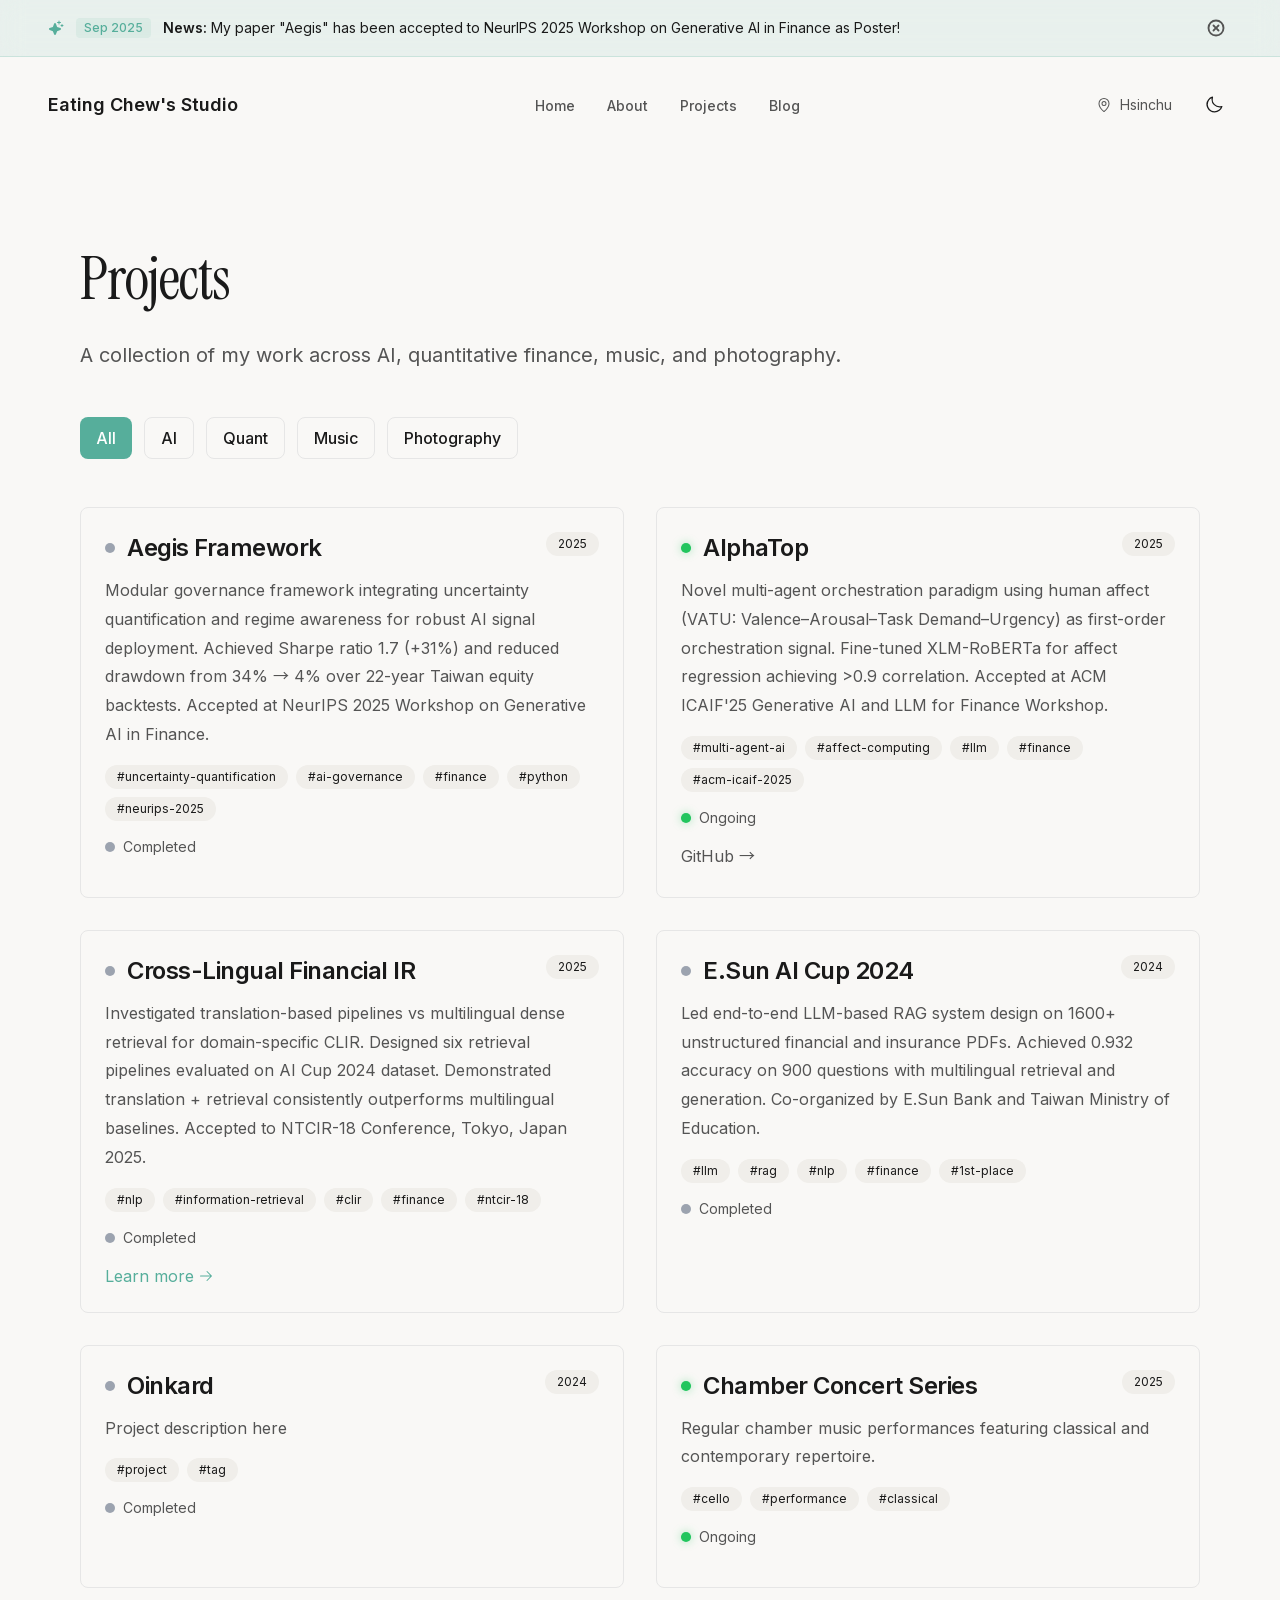
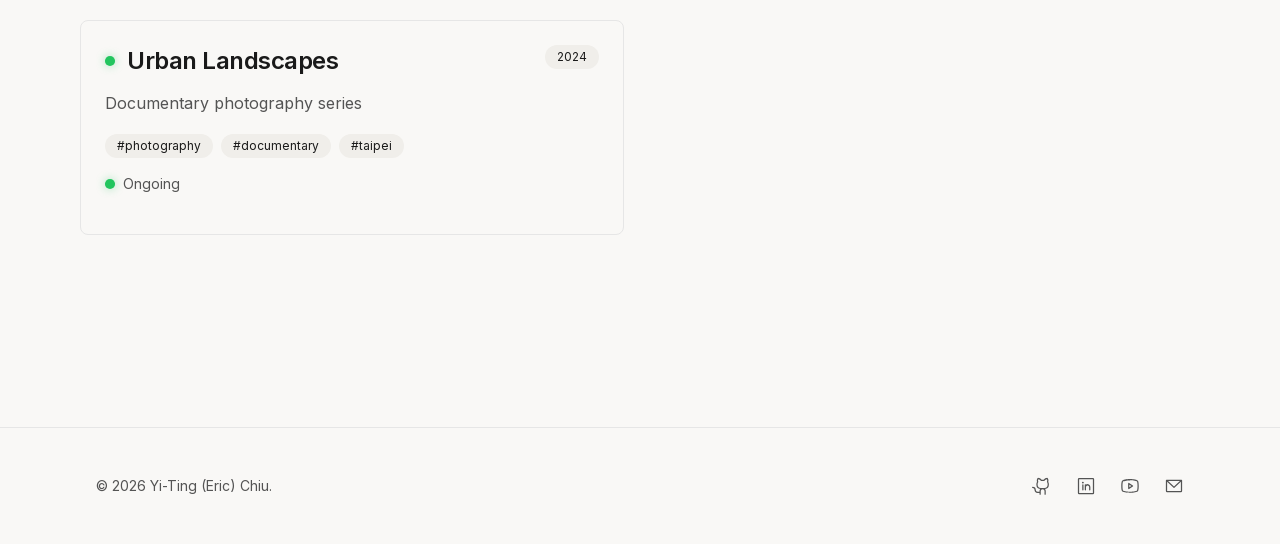
<file: projects/index.html>
<!DOCTYPE html><!--JmUyN5vVzLSlpmLlvEPR9--><html lang="en-us"><head><meta charSet="utf-8"/><meta name="viewport" content="width=device-width, initial-scale=1"/><link rel="preload" href="/_next/static/media/051742360c26797e-s.p.102b7f24.woff2" as="font" crossorigin="" type="font/woff2"/><link rel="preload" href="/_next/static/media/7ebf22b5a21034f8-s.p.d8bad3ab.woff2" as="font" crossorigin="" type="font/woff2"/><link rel="preload" href="/_next/static/media/83afe278b6a6bb3c-s.p.3a6ba036.woff2" as="font" crossorigin="" type="font/woff2"/><link rel="preload" href="/_next/static/media/e41d5df559864f9e-s.p.380d09ea.woff2" as="font" crossorigin="" type="font/woff2"/><link rel="preload" href="/_next/static/media/fb4edce8a3cbfef3-s.p.179b8591.woff2" as="font" crossorigin="" type="font/woff2"/><link rel="stylesheet" href="/_next/static/chunks/d31cfa6018d09240.css" data-precedence="next"/><link rel="stylesheet" href="/_next/static/chunks/0ad001733a8b3181.css" data-precedence="next"/><link rel="stylesheet" href="/_next/static/chunks/eae42bafc2b88c2f.css" data-precedence="next"/><link rel="preload" as="script" fetchPriority="low" href="/_next/static/chunks/d6136dcb91aaf292.js"/><script src="/_next/static/chunks/c518a733bdcf3dee.js" async=""></script><script src="/_next/static/chunks/920501d033334f9d.js" async=""></script><script src="/_next/static/chunks/01bd51e4ce3f19a7.js" async=""></script><script src="/_next/static/chunks/turbopack-1a8b2591fd93608d.js" async=""></script><script src="/_next/static/chunks/88b43f653e63aaea.js" async=""></script><script src="/_next/static/chunks/bd1219ae1343edc7.js" async=""></script><script src="/_next/static/chunks/6a12a98e7468daf5.js" async=""></script><script src="/_next/static/chunks/ff1a16fafef87110.js" async=""></script><script src="/_next/static/chunks/247eb132b7f7b574.js" async=""></script><script src="/_next/static/chunks/0dcd2da3ade9e443.js" async=""></script><meta name="next-size-adjust" content=""/><title>Yi-Ting (Eric) Chiu</title><meta name="description" content="AI Researcher &amp; Quantitative Trader | Building Human-Centric AI Systems"/><meta name="author" content="Yi-Ting (Eric) Chiu"/><meta name="creator" content="Yi-Ting (Eric) Chiu"/><meta property="og:title" content="Yi-Ting (Eric) Chiu"/><meta property="og:description" content="AI Researcher &amp; Quantitative Trader | Building Human-Centric AI Systems"/><meta property="og:url" content="https://eric0801.github.io/"/><meta property="og:site_name" content="Yi-Ting (Eric) Chiu"/><meta property="og:locale" content="en-US"/><meta property="og:type" content="website"/><meta name="twitter:card" content="summary_large_image"/><meta name="twitter:title" content="Yi-Ting (Eric) Chiu"/><meta name="twitter:description" content="AI Researcher &amp; Quantitative Trader | Building Human-Centric AI Systems"/><script src="/_next/static/chunks/a6dad97d9634a72d.js" noModule=""></script></head><body class="inter_5dbe1e89-module__i9oJOa__variable noto_sans_tc_b29a94d2-module__6k8MKa__variable instrument_serif_cb04ddb5-module__cX5SIa__variable jetbrains_mono_2a888507-module__iOZbPq__variable font-sans antialiased"><div hidden=""><!--$--><!--/$--></div><script>((a,b,c,d,e,f,g,h)=>{let i=document.documentElement,j=["light","dark"];function k(b){var c;(Array.isArray(a)?a:[a]).forEach(a=>{let c="class"===a,d=c&&f?e.map(a=>f[a]||a):e;c?(i.classList.remove(...d),i.classList.add(f&&f[b]?f[b]:b)):i.setAttribute(a,b)}),c=b,h&&j.includes(c)&&(i.style.colorScheme=c)}if(d)k(d);else try{let a=localStorage.getItem(b)||c,d=g&&"system"===a?window.matchMedia("(prefers-color-scheme: dark)").matches?"dark":"light":a;k(d)}catch(a){}})("class","theme","system",null,["light","dark"],null,true,true)</script><div class="min-h-screen flex flex-col"><nav class="fixed left-0 right-0 z-50 transition-all duration-500 border-transparent bg-background" style="top:var(--announcement-banner-height, 0px)"><div class="max-w-7xl mx-auto px-6 md:px-12"><div class="flex items-center justify-between h-24"><a class="group" href="/"><span class="text-lg font-semibold text-foreground group-hover:text-accent transition-colors duration-300">Eating Chew&#x27;s Studio</span></a><div class="hidden md:flex items-center gap-8"><a class="relative group py-2" href="/"><span class="text-sm font-medium transition-colors duration-300 text-muted-foreground group-hover:text-foreground">Home</span><span class="absolute bottom-0 left-0 w-0 h-px bg-accent group-hover:w-full transition-all duration-300"></span></a><a class="relative group py-2" href="/about/"><span class="text-sm font-medium transition-colors duration-300 text-muted-foreground group-hover:text-foreground">About</span><span class="absolute bottom-0 left-0 w-0 h-px bg-accent group-hover:w-full transition-all duration-300"></span></a><a class="relative group py-2" href="/projects/"><span class="text-sm font-medium transition-colors duration-300 text-muted-foreground group-hover:text-foreground">Projects</span><span class="absolute bottom-0 left-0 w-0 h-px bg-accent group-hover:w-full transition-all duration-300"></span></a><a class="relative group py-2" href="/blog/"><span class="text-sm font-medium transition-colors duration-300 text-muted-foreground group-hover:text-foreground">Blog</span><span class="absolute bottom-0 left-0 w-0 h-px bg-accent group-hover:w-full transition-all duration-300"></span></a></div><div class="flex items-center gap-6"><div class="hidden lg:flex items-center gap-2 text-sm text-muted-foreground"><svg xmlns="http://www.w3.org/2000/svg" width="1em" height="1em" fill="currentColor" viewBox="0 0 256 256" class="w-4 h-4"><path d="M128,64a40,40,0,1,0,40,40A40,40,0,0,0,128,64Zm0,64a24,24,0,1,1,24-24A24,24,0,0,1,128,128Zm0-112a88.1,88.1,0,0,0-88,88c0,31.4,14.51,64.68,42,96.25a254.19,254.19,0,0,0,41.45,38.3,8,8,0,0,0,9.18,0A254.19,254.19,0,0,0,174,200.25c27.45-31.57,42-64.85,42-96.25A88.1,88.1,0,0,0,128,16Zm0,206c-16.53-13-72-60.75-72-118a72,72,0,0,1,144,0C200,161.23,144.53,209,128,222Z"></path></svg><span>Hsinchu</span></div><button class="p-2 hover:text-accent transition-colors duration-300" aria-label="Toggle theme"><div class="w-5 h-5"></div></button><button class="md:hidden p-2 hover:text-accent transition-colors" aria-label="Toggle menu"><svg xmlns="http://www.w3.org/2000/svg" width="1em" height="1em" fill="currentColor" viewBox="0 0 256 256" class="w-5 h-5"><path d="M224,128a8,8,0,0,1-8,8H40a8,8,0,0,1,0-16H216A8,8,0,0,1,224,128ZM40,72H216a8,8,0,0,0,0-16H40a8,8,0,0,0,0,16ZM216,184H40a8,8,0,0,0,0,16H216a8,8,0,0,0,0-16Z"></path></svg></button></div></div></div></nav><main class="flex-1" style="padding-top:calc(var(--announcement-banner-height, 0px) + 6rem)"><div class="max-w-6xl mx-auto px-4 py-24"><h1 class="text-4xl md:text-6xl mb-8">Projects</h1><p class="text-xl text-muted-foreground mb-12">A collection of my work across AI, quantitative finance, music, and photography.</p><div class="flex flex-wrap gap-3 mb-12"><button class="px-4 py-2 rounded-lg font-medium transition-colors bg-accent text-accent-foreground">All</button><button class="px-4 py-2 rounded-lg font-medium transition-colors border border-border hover:bg-muted">AI</button><button class="px-4 py-2 rounded-lg font-medium transition-colors border border-border hover:bg-muted">Quant</button><button class="px-4 py-2 rounded-lg font-medium transition-colors border border-border hover:bg-muted">Music</button><button class="px-4 py-2 rounded-lg font-medium transition-colors border border-border hover:bg-muted">Photography</button></div><div class="grid grid-cols-1 md:grid-cols-2 gap-8"><div id="aegis" class="p-6 border border-border rounded-lg hover:border-accent/50 transition-all hover:-translate-y-1"><div class="flex items-start justify-between mb-3"><div class="flex items-center gap-3"><div class="flex items-center gap-2"><span aria-label="Project completed" class="inline-block w-2.5 h-2.5 rounded-full bg-gray-400 shadow-gray-400/30" style="box-shadow:none"></span></div><h2 class="font-sans text-2xl font-semibold">Aegis Framework</h2></div><span class="px-3 py-1 text-xs bg-muted rounded-full whitespace-nowrap">2025</span></div><p class="text-muted-foreground mb-4">Modular governance framework integrating uncertainty quantification and regime awareness for robust AI signal deployment. Achieved Sharpe ratio 1.7 (+31%) and reduced drawdown from 34% → 4% over 22-year Taiwan equity backtests. Accepted at NeurIPS 2025 Workshop on Generative AI in Finance.</p><div class="flex flex-wrap gap-2 mb-4"><span class="px-3 py-1 text-xs bg-muted rounded-full">#<!-- -->uncertainty-quantification</span><span class="px-3 py-1 text-xs bg-muted rounded-full">#<!-- -->ai-governance</span><span class="px-3 py-1 text-xs bg-muted rounded-full">#<!-- -->finance</span><span class="px-3 py-1 text-xs bg-muted rounded-full">#<!-- -->python</span><span class="px-3 py-1 text-xs bg-muted rounded-full">#<!-- -->neurips-2025</span></div><div class="flex items-center justify-between mb-4"><div class="flex items-center gap-2"><span aria-label="Project completed" class="inline-block w-2.5 h-2.5 rounded-full bg-gray-400 shadow-gray-400/30" style="box-shadow:none"></span><span class="text-sm text-muted-foreground capitalize">Completed</span></div></div><div class="flex gap-3"></div></div><div id="alphatop" class="p-6 border border-border rounded-lg hover:border-accent/50 transition-all hover:-translate-y-1"><div class="flex items-start justify-between mb-3"><div class="flex items-center gap-3"><div class="flex items-center gap-2"><span aria-label="Project ongoing" class="inline-block w-2.5 h-2.5 rounded-full bg-green-500 shadow-green-500/50" style="box-shadow:0 0 8px rgba(34, 197, 94, 0.4)"></span></div><h2 class="font-sans text-2xl font-semibold">AlphaTop</h2></div><span class="px-3 py-1 text-xs bg-muted rounded-full whitespace-nowrap">2025</span></div><p class="text-muted-foreground mb-4">Novel multi-agent orchestration paradigm using human affect (VATU: Valence–Arousal–Task Demand–Urgency) as first-order orchestration signal. Fine-tuned XLM-RoBERTa for affect regression achieving &gt;0.9 correlation. Accepted at ACM ICAIF&#x27;25 Generative AI and LLM for Finance Workshop.</p><div class="flex flex-wrap gap-2 mb-4"><span class="px-3 py-1 text-xs bg-muted rounded-full">#<!-- -->multi-agent-ai</span><span class="px-3 py-1 text-xs bg-muted rounded-full">#<!-- -->affect-computing</span><span class="px-3 py-1 text-xs bg-muted rounded-full">#<!-- -->llm</span><span class="px-3 py-1 text-xs bg-muted rounded-full">#<!-- -->finance</span><span class="px-3 py-1 text-xs bg-muted rounded-full">#<!-- -->acm-icaif-2025</span></div><div class="flex items-center justify-between mb-4"><div class="flex items-center gap-2"><span aria-label="Project ongoing" class="inline-block w-2.5 h-2.5 rounded-full bg-green-500 shadow-green-500/50" style="box-shadow:0 0 8px rgba(34, 197, 94, 0.4)"></span><span class="text-sm text-muted-foreground capitalize">Ongoing</span></div></div><div class="flex gap-3"><a href="https://github.com/Eric0801" target="_blank" rel="noopener noreferrer" class="inline-flex items-center text-muted-foreground hover:text-accent transition-colors">GitHub →</a></div></div><div id="clir-financial" class="p-6 border border-border rounded-lg hover:border-accent/50 transition-all hover:-translate-y-1"><div class="flex items-start justify-between mb-3"><div class="flex items-center gap-3"><div class="flex items-center gap-2"><span aria-label="Project completed" class="inline-block w-2.5 h-2.5 rounded-full bg-gray-400 shadow-gray-400/30" style="box-shadow:none"></span></div><h2 class="font-sans text-2xl font-semibold">Cross-Lingual Financial IR</h2></div><span class="px-3 py-1 text-xs bg-muted rounded-full whitespace-nowrap">2025</span></div><p class="text-muted-foreground mb-4">Investigated translation-based pipelines vs multilingual dense retrieval for domain-specific CLIR. Designed six retrieval pipelines evaluated on AI Cup 2024 dataset. Demonstrated translation + retrieval consistently outperforms multilingual baselines. Accepted to NTCIR-18 Conference, Tokyo, Japan 2025.</p><div class="flex flex-wrap gap-2 mb-4"><span class="px-3 py-1 text-xs bg-muted rounded-full">#<!-- -->nlp</span><span class="px-3 py-1 text-xs bg-muted rounded-full">#<!-- -->information-retrieval</span><span class="px-3 py-1 text-xs bg-muted rounded-full">#<!-- -->clir</span><span class="px-3 py-1 text-xs bg-muted rounded-full">#<!-- -->finance</span><span class="px-3 py-1 text-xs bg-muted rounded-full">#<!-- -->ntcir-18</span></div><div class="flex items-center justify-between mb-4"><div class="flex items-center gap-2"><span aria-label="Project completed" class="inline-block w-2.5 h-2.5 rounded-full bg-gray-400 shadow-gray-400/30" style="box-shadow:none"></span><span class="text-sm text-muted-foreground capitalize">Completed</span></div></div><div class="flex gap-3"><a class="inline-flex items-center text-accent hover:underline" href="https://github.com/Eric0801">Learn more<svg xmlns="http://www.w3.org/2000/svg" width="1em" height="1em" fill="currentColor" viewBox="0 0 256 256" class="w-4 h-4 ml-1"><path d="M221.66,133.66l-72,72a8,8,0,0,1-11.32-11.32L196.69,136H40a8,8,0,0,1,0-16H196.69L138.34,61.66a8,8,0,0,1,11.32-11.32l72,72A8,8,0,0,1,221.66,133.66Z"></path></svg></a></div></div><div id="esun-ai-cup" class="p-6 border border-border rounded-lg hover:border-accent/50 transition-all hover:-translate-y-1"><div class="flex items-start justify-between mb-3"><div class="flex items-center gap-3"><div class="flex items-center gap-2"><span aria-label="Project completed" class="inline-block w-2.5 h-2.5 rounded-full bg-gray-400 shadow-gray-400/30" style="box-shadow:none"></span></div><h2 class="font-sans text-2xl font-semibold">E.Sun AI Cup 2024</h2></div><span class="px-3 py-1 text-xs bg-muted rounded-full whitespace-nowrap">2024</span></div><p class="text-muted-foreground mb-4">Led end-to-end LLM-based RAG system design on 1600+ unstructured financial and insurance PDFs. Achieved 0.932 accuracy on 900 questions with multilingual retrieval and generation. Co-organized by E.Sun Bank and Taiwan Ministry of Education.</p><div class="flex flex-wrap gap-2 mb-4"><span class="px-3 py-1 text-xs bg-muted rounded-full">#<!-- -->llm</span><span class="px-3 py-1 text-xs bg-muted rounded-full">#<!-- -->rag</span><span class="px-3 py-1 text-xs bg-muted rounded-full">#<!-- -->nlp</span><span class="px-3 py-1 text-xs bg-muted rounded-full">#<!-- -->finance</span><span class="px-3 py-1 text-xs bg-muted rounded-full">#<!-- -->1st-place</span></div><div class="flex items-center justify-between mb-4"><div class="flex items-center gap-2"><span aria-label="Project completed" class="inline-block w-2.5 h-2.5 rounded-full bg-gray-400 shadow-gray-400/30" style="box-shadow:none"></span><span class="text-sm text-muted-foreground capitalize">Completed</span></div></div><div class="flex gap-3"></div></div><div id="oinkard" class="p-6 border border-border rounded-lg hover:border-accent/50 transition-all hover:-translate-y-1"><div class="flex items-start justify-between mb-3"><div class="flex items-center gap-3"><div class="flex items-center gap-2"><span aria-label="Project completed" class="inline-block w-2.5 h-2.5 rounded-full bg-gray-400 shadow-gray-400/30" style="box-shadow:none"></span></div><h2 class="font-sans text-2xl font-semibold">Oinkard</h2></div><span class="px-3 py-1 text-xs bg-muted rounded-full whitespace-nowrap">2024</span></div><p class="text-muted-foreground mb-4">Project description here</p><div class="flex flex-wrap gap-2 mb-4"><span class="px-3 py-1 text-xs bg-muted rounded-full">#<!-- -->project</span><span class="px-3 py-1 text-xs bg-muted rounded-full">#<!-- -->tag</span></div><div class="flex items-center justify-between mb-4"><div class="flex items-center gap-2"><span aria-label="Project completed" class="inline-block w-2.5 h-2.5 rounded-full bg-gray-400 shadow-gray-400/30" style="box-shadow:none"></span><span class="text-sm text-muted-foreground capitalize">Completed</span></div></div><div class="flex gap-3"></div></div><div id="chamber-concert" class="p-6 border border-border rounded-lg hover:border-accent/50 transition-all hover:-translate-y-1"><div class="flex items-start justify-between mb-3"><div class="flex items-center gap-3"><div class="flex items-center gap-2"><span aria-label="Project ongoing" class="inline-block w-2.5 h-2.5 rounded-full bg-green-500 shadow-green-500/50" style="box-shadow:0 0 8px rgba(34, 197, 94, 0.4)"></span></div><h2 class="font-sans text-2xl font-semibold">Chamber Concert Series</h2></div><span class="px-3 py-1 text-xs bg-muted rounded-full whitespace-nowrap">2025</span></div><p class="text-muted-foreground mb-4">Regular chamber music performances featuring classical and contemporary repertoire.</p><div class="flex flex-wrap gap-2 mb-4"><span class="px-3 py-1 text-xs bg-muted rounded-full">#<!-- -->cello</span><span class="px-3 py-1 text-xs bg-muted rounded-full">#<!-- -->performance</span><span class="px-3 py-1 text-xs bg-muted rounded-full">#<!-- -->classical</span></div><div class="flex items-center justify-between mb-4"><div class="flex items-center gap-2"><span aria-label="Project ongoing" class="inline-block w-2.5 h-2.5 rounded-full bg-green-500 shadow-green-500/50" style="box-shadow:0 0 8px rgba(34, 197, 94, 0.4)"></span><span class="text-sm text-muted-foreground capitalize">Ongoing</span></div></div><div class="flex gap-3"></div></div><div id="urban-landscapes" class="p-6 border border-border rounded-lg hover:border-accent/50 transition-all hover:-translate-y-1"><div class="flex items-start justify-between mb-3"><div class="flex items-center gap-3"><div class="flex items-center gap-2"><span aria-label="Project ongoing" class="inline-block w-2.5 h-2.5 rounded-full bg-green-500 shadow-green-500/50" style="box-shadow:0 0 8px rgba(34, 197, 94, 0.4)"></span></div><h2 class="font-sans text-2xl font-semibold">Urban Landscapes</h2></div><span class="px-3 py-1 text-xs bg-muted rounded-full whitespace-nowrap">2024</span></div><p class="text-muted-foreground mb-4">Documentary photography series</p><div class="flex flex-wrap gap-2 mb-4"><span class="px-3 py-1 text-xs bg-muted rounded-full">#<!-- -->photography</span><span class="px-3 py-1 text-xs bg-muted rounded-full">#<!-- -->documentary</span><span class="px-3 py-1 text-xs bg-muted rounded-full">#<!-- -->taipei</span></div><div class="flex items-center justify-between mb-4"><div class="flex items-center gap-2"><span aria-label="Project ongoing" class="inline-block w-2.5 h-2.5 rounded-full bg-green-500 shadow-green-500/50" style="box-shadow:0 0 8px rgba(34, 197, 94, 0.4)"></span><span class="text-sm text-muted-foreground capitalize">Ongoing</span></div></div><div class="flex gap-3"></div></div></div></div><!--$--><!--/$--></main><footer class="border-t border-border mt-24"><div class="max-w-6xl mx-auto px-4 sm:px-6 lg:px-8 py-12"><div class="flex flex-col md:flex-row items-center justify-between gap-6"><div class="text-sm text-muted-foreground">© <!-- -->2026<!-- --> <!-- -->Yi-Ting (Eric) Chiu<!-- -->.</div><div class="flex items-center space-x-6"><a class="text-muted-foreground hover:text-accent transition-colors" aria-label="GitHub" target="_blank" rel="noopener noreferrer" href="https://github.com/Eric0801"><svg xmlns="http://www.w3.org/2000/svg" width="1em" height="1em" fill="currentColor" viewBox="0 0 256 256" class="w-5 h-5"><path d="M208.31,75.68A59.78,59.78,0,0,0,202.93,28,8,8,0,0,0,196,24a59.75,59.75,0,0,0-48,24H124A59.75,59.75,0,0,0,76,24a8,8,0,0,0-6.93,4,59.78,59.78,0,0,0-5.38,47.68A58.14,58.14,0,0,0,56,104v8a56.06,56.06,0,0,0,48.44,55.47A39.8,39.8,0,0,0,96,192v8H72a24,24,0,0,1-24-24A40,40,0,0,0,8,136a8,8,0,0,0,0,16,24,24,0,0,1,24,24,40,40,0,0,0,40,40H96v16a8,8,0,0,0,16,0V192a24,24,0,0,1,48,0v40a8,8,0,0,0,16,0V192a39.8,39.8,0,0,0-8.44-24.53A56.06,56.06,0,0,0,216,112v-8A58.14,58.14,0,0,0,208.31,75.68ZM200,112a40,40,0,0,1-40,40H112a40,40,0,0,1-40-40v-8a41.74,41.74,0,0,1,6.9-22.48A8,8,0,0,0,80,73.83a43.81,43.81,0,0,1,.79-33.58,43.88,43.88,0,0,1,32.32,20.06A8,8,0,0,0,119.82,64h32.35a8,8,0,0,0,6.74-3.69,43.87,43.87,0,0,1,32.32-20.06A43.81,43.81,0,0,1,192,73.83a8.09,8.09,0,0,0,1,7.65A41.72,41.72,0,0,1,200,104Z"></path></svg></a><a class="text-muted-foreground hover:text-accent transition-colors" aria-label="LinkedIn" target="_blank" rel="noopener noreferrer" href="https://www.linkedin.com/in/ericchiu0801"><svg xmlns="http://www.w3.org/2000/svg" width="1em" height="1em" fill="currentColor" viewBox="0 0 256 256" class="w-5 h-5"><path d="M216,24H40A16,16,0,0,0,24,40V216a16,16,0,0,0,16,16H216a16,16,0,0,0,16-16V40A16,16,0,0,0,216,24Zm0,192H40V40H216V216ZM96,112v64a8,8,0,0,1-16,0V112a8,8,0,0,1,16,0Zm88,28v36a8,8,0,0,1-16,0V140a20,20,0,0,0-40,0v36a8,8,0,0,1-16,0V112a8,8,0,0,1,15.79-1.78A36,36,0,0,1,184,140ZM100,84A12,12,0,1,1,88,72,12,12,0,0,1,100,84Z"></path></svg></a><a class="text-muted-foreground hover:text-accent transition-colors" aria-label="YouTube" target="_blank" rel="noopener noreferrer" href="https://www.youtube.com/@ericchiu2593"><svg xmlns="http://www.w3.org/2000/svg" width="1em" height="1em" fill="currentColor" viewBox="0 0 256 256" class="w-5 h-5"><path d="M164.44,121.34l-48-32A8,8,0,0,0,104,96v64a8,8,0,0,0,12.44,6.66l48-32a8,8,0,0,0,0-13.32ZM120,145.05V111l25.58,17ZM234.33,69.52a24,24,0,0,0-14.49-16.4C185.56,39.88,131,40,128,40s-57.56-.12-91.84,13.12a24,24,0,0,0-14.49,16.4C19.08,79.5,16,97.74,16,128s3.08,48.5,5.67,58.48a24,24,0,0,0,14.49,16.41C69,215.56,120.4,216,127.34,216h1.32c6.94,0,58.37-.44,91.18-13.11a24,24,0,0,0,14.49-16.41c2.59-10,5.67-28.22,5.67-58.48S236.92,79.5,234.33,69.52Zm-15.49,113a8,8,0,0,1-4.77,5.49c-31.65,12.22-85.48,12-86,12H128c-.54,0-54.33.2-86-12a8,8,0,0,1-4.77-5.49C34.8,173.39,32,156.57,32,128s2.8-45.39,5.16-54.47A8,8,0,0,1,41.93,68c30.52-11.79,81.66-12,85.85-12h.27c.54,0,54.38-.18,86,12a8,8,0,0,1,4.77,5.49C221.2,82.61,224,99.43,224,128S221.2,173.39,218.84,182.47Z"></path></svg></a><a class="text-muted-foreground hover:text-accent transition-colors" aria-label="Email" target="_blank" rel="noopener noreferrer" href="mailto:ericchiu801@gmail.com"><svg xmlns="http://www.w3.org/2000/svg" width="1em" height="1em" fill="currentColor" viewBox="0 0 256 256" class="w-5 h-5"><path d="M224,48H32a8,8,0,0,0-8,8V192a16,16,0,0,0,16,16H216a16,16,0,0,0,16-16V56A8,8,0,0,0,224,48ZM203.43,64,128,133.15,52.57,64ZM216,192H40V74.19l82.59,75.71a8,8,0,0,0,10.82,0L216,74.19V192Z"></path></svg></a></div></div></div></footer></div><script src="/_next/static/chunks/d6136dcb91aaf292.js" id="_R_" async=""></script><script>(self.__next_f=self.__next_f||[]).push([0])</script><script>self.__next_f.push([1,"1:\"$Sreact.fragment\"\n2:I[89554,[\"/_next/static/chunks/88b43f653e63aaea.js\",\"/_next/static/chunks/bd1219ae1343edc7.js\",\"/_next/static/chunks/6a12a98e7468daf5.js\"],\"ThemeProvider\"]\n3:I[18003,[\"/_next/static/chunks/88b43f653e63aaea.js\",\"/_next/static/chunks/bd1219ae1343edc7.js\",\"/_next/static/chunks/6a12a98e7468daf5.js\"],\"SmoothScroll\"]\n4:I[17571,[\"/_next/static/chunks/88b43f653e63aaea.js\",\"/_next/static/chunks/bd1219ae1343edc7.js\",\"/_next/static/chunks/6a12a98e7468daf5.js\"],\"AnnouncementBanner\"]\n5:I[7988,[\"/_next/static/chunks/88b43f653e63aaea.js\",\"/_next/static/chunks/bd1219ae1343edc7.js\",\"/_next/static/chunks/6a12a98e7468daf5.js\"],\"Navbar\"]\n6:I[39756,[\"/_next/static/chunks/ff1a16fafef87110.js\",\"/_next/static/chunks/247eb132b7f7b574.js\"],\"default\"]\n7:I[37457,[\"/_next/static/chunks/ff1a16fafef87110.js\",\"/_next/static/chunks/247eb132b7f7b574.js\"],\"default\"]\n8:I[22016,[\"/_next/static/chunks/88b43f653e63aaea.js\",\"/_next/static/chunks/bd1219ae1343edc7.js\",\"/_next/static/chunks/6a12a98e7468daf5.js\"],\"\"]\nf:I[68027,[\"/_next/static/chunks/ff1a16fafef87110.js\",\"/_next/static/chunks/247eb132b7f7b574.js\"],\"default\"]\n:HL[\"/_next/static/chunks/d31cfa6018d09240.css\",\"style\"]\n:HL[\"/_next/static/chunks/0ad001733a8b3181.css\",\"style\"]\n:HL[\"/_next/static/chunks/eae42bafc2b88c2f.css\",\"style\"]\n:HL[\"/_next/static/media/051742360c26797e-s.p.102b7f24.woff2\",\"font\",{\"crossOrigin\":\"\",\"type\":\"font/woff2\"}]\n:HL[\"/_next/static/media/7ebf22b5a21034f8-s.p.d8bad3ab.woff2\",\"font\",{\"crossOrigin\":\"\",\"type\":\"font/woff2\"}]\n:HL[\"/_next/static/media/83afe278b6a6bb3c-s.p.3a6ba036.woff2\",\"font\",{\"crossOrigin\":\"\",\"type\":\"font/woff2\"}]\n:HL[\"/_next/static/media/e41d5df559864f9e-s.p.380d09ea.woff2\",\"font\",{\"crossOrigin\":\"\",\"type\":\"font/woff2\"}]\n:HL[\"/_next/static/media/fb4edce8a3cbfef3-s.p.179b8591.woff2\",\"font\",{\"crossOrigin\":\"\",\"type\":\"font/woff2\"}]\n"])</script><script>self.__next_f.push([1,"0:{\"P\":null,\"b\":\"JmUyN5vVzLSlpmLlvEPR9\",\"c\":[\"\",\"projects\",\"\"],\"q\":\"\",\"i\":false,\"f\":[[[\"\",{\"children\":[\"projects\",{\"children\":[\"__PAGE__\",{}]}]},\"$undefined\",\"$undefined\",true],[[\"$\",\"$1\",\"c\",{\"children\":[[[\"$\",\"link\",\"0\",{\"rel\":\"stylesheet\",\"href\":\"/_next/static/chunks/d31cfa6018d09240.css\",\"precedence\":\"next\",\"crossOrigin\":\"$undefined\",\"nonce\":\"$undefined\"}],[\"$\",\"link\",\"1\",{\"rel\":\"stylesheet\",\"href\":\"/_next/static/chunks/0ad001733a8b3181.css\",\"precedence\":\"next\",\"crossOrigin\":\"$undefined\",\"nonce\":\"$undefined\"}],[\"$\",\"link\",\"2\",{\"rel\":\"stylesheet\",\"href\":\"/_next/static/chunks/eae42bafc2b88c2f.css\",\"precedence\":\"next\",\"crossOrigin\":\"$undefined\",\"nonce\":\"$undefined\"}],[\"$\",\"script\",\"script-0\",{\"src\":\"/_next/static/chunks/88b43f653e63aaea.js\",\"async\":true,\"nonce\":\"$undefined\"}],[\"$\",\"script\",\"script-1\",{\"src\":\"/_next/static/chunks/bd1219ae1343edc7.js\",\"async\":true,\"nonce\":\"$undefined\"}],[\"$\",\"script\",\"script-2\",{\"src\":\"/_next/static/chunks/6a12a98e7468daf5.js\",\"async\":true,\"nonce\":\"$undefined\"}]],[\"$\",\"html\",null,{\"lang\":\"en-us\",\"suppressHydrationWarning\":true,\"children\":[\"$\",\"body\",null,{\"className\":\"inter_5dbe1e89-module__i9oJOa__variable noto_sans_tc_b29a94d2-module__6k8MKa__variable instrument_serif_cb04ddb5-module__cX5SIa__variable jetbrains_mono_2a888507-module__iOZbPq__variable font-sans antialiased\",\"children\":[\"$\",\"$L2\",null,{\"attribute\":\"class\",\"defaultTheme\":\"system\",\"enableSystem\":true,\"disableTransitionOnChange\":true,\"children\":[[\"$\",\"$L3\",null,{}],[\"$\",\"div\",null,{\"className\":\"min-h-screen flex flex-col\",\"children\":[[\"$\",\"$L4\",null,{}],[\"$\",\"$L5\",null,{}],[\"$\",\"main\",null,{\"className\":\"flex-1\",\"style\":{\"paddingTop\":\"calc(var(--announcement-banner-height, 0px) + 6rem)\"},\"children\":[\"$\",\"$L6\",null,{\"parallelRouterKey\":\"children\",\"error\":\"$undefined\",\"errorStyles\":\"$undefined\",\"errorScripts\":\"$undefined\",\"template\":[\"$\",\"$L7\",null,{}],\"templateStyles\":\"$undefined\",\"templateScripts\":\"$undefined\",\"notFound\":[[[\"$\",\"title\",null,{\"children\":\"404: This page could not be found.\"}],[\"$\",\"div\",null,{\"style\":{\"fontFamily\":\"system-ui,\\\"Segoe UI\\\",Roboto,Helvetica,Arial,sans-serif,\\\"Apple Color Emoji\\\",\\\"Segoe UI Emoji\\\"\",\"height\":\"100vh\",\"textAlign\":\"center\",\"display\":\"flex\",\"flexDirection\":\"column\",\"alignItems\":\"center\",\"justifyContent\":\"center\"},\"children\":[\"$\",\"div\",null,{\"children\":[[\"$\",\"style\",null,{\"dangerouslySetInnerHTML\":{\"__html\":\"body{color:#000;background:#fff;margin:0}.next-error-h1{border-right:1px solid rgba(0,0,0,.3)}@media (prefers-color-scheme:dark){body{color:#fff;background:#000}.next-error-h1{border-right:1px solid rgba(255,255,255,.3)}}\"}}],[\"$\",\"h1\",null,{\"className\":\"next-error-h1\",\"style\":{\"display\":\"inline-block\",\"margin\":\"0 20px 0 0\",\"padding\":\"0 23px 0 0\",\"fontSize\":24,\"fontWeight\":500,\"verticalAlign\":\"top\",\"lineHeight\":\"49px\"},\"children\":404}],[\"$\",\"div\",null,{\"style\":{\"display\":\"inline-block\"},\"children\":[\"$\",\"h2\",null,{\"style\":{\"fontSize\":14,\"fontWeight\":400,\"lineHeight\":\"49px\",\"margin\":0},\"children\":\"This page could not be found.\"}]}]]}]}]],[]],\"forbidden\":\"$undefined\",\"unauthorized\":\"$undefined\"}]}],[\"$\",\"footer\",null,{\"className\":\"border-t border-border mt-24\",\"children\":[\"$\",\"div\",null,{\"className\":\"max-w-6xl mx-auto px-4 sm:px-6 lg:px-8 py-12\",\"children\":[\"$\",\"div\",null,{\"className\":\"flex flex-col md:flex-row items-center justify-between gap-6\",\"children\":[[\"$\",\"div\",null,{\"className\":\"text-sm text-muted-foreground\",\"children\":[\"© \",2026,\" \",\"Yi-Ting (Eric) Chiu\",\".\"]}],[\"$\",\"div\",null,{\"className\":\"flex items-center space-x-6\",\"children\":[[\"$\",\"$L8\",\"GitHub\",{\"href\":\"https://github.com/Eric0801\",\"className\":\"text-muted-foreground hover:text-accent transition-colors\",\"aria-label\":\"GitHub\",\"target\":\"_blank\",\"rel\":\"noopener noreferrer\",\"children\":[\"$\",\"svg\",null,{\"ref\":\"$undefined\",\"xmlns\":\"http://www.w3.org/2000/svg\",\"width\":\"1em\",\"height\":\"1em\",\"fill\":\"currentColor\",\"viewBox\":\"0 0 256 256\",\"transform\":\"$undefined\",\"className\":\"w-5 h-5\",\"children\":[false,\"$undefined\",[\"$\",\"path\",null,{\"d\":\"M208.31,75.68A59.78,59.78,0,0,0,202.93,28,8,8,0,0,0,196,24a59.75,59.75,0,0,0-48,24H124A59.75,59.75,0,0,0,76,24a8,8,0,0,0-6.93,4,59.78,59.78,0,0,0-5.38,47.68A58.14,58.14,0,0,0,56,104v8a56.06,56.06,0,0,0,48.44,55.47A39.8,39.8,0,0,0,96,192v8H72a24,24,0,0,1-24-24A40,40,0,0,0,8,136a8,8,0,0,0,0,16,24,24,0,0,1,24,24,40,40,0,0,0,40,40H96v16a8,8,0,0,0,16,0V192a24,24,0,0,1,48,0v40a8,8,0,0,0,16,0V192a39.8,39.8,0,0,0-8.44-24.53A56.06,56.06,0,0,0,216,112v-8A58.14,58.14,0,0,0,208.31,75.68ZM200,112a40,40,0,0,1-40,40H112a40,40,0,0,1-40-40v-8a41.74,41.74,0,0,1,6.9-22.48A8,8,0,0,0,80,73.83a43.81,43.81,0,0,1,.79-33.58,43.88,43.88,0,0,1,32.32,20.06A8,8,0,0,0,119.82,64h32.35a8,8,0,0,0,6.74-3.69,43.87,43.87,0,0,1,32.32-20.06A43.81,43.81,0,0,1,192,73.83a8.09,8.09,0,0,0,1,7.65A41.72,41.72,0,0,1,200,104Z\"}]]}]}],\"$L9\",\"$La\",\"$Lb\"]}]]}]}]}]]}]]}]}]}]]}],{\"children\":[\"$Lc\",{\"children\":[\"$Ld\",{},null,false,false]},null,false,false]},null,false,false],\"$Le\",false]],\"m\":\"$undefined\",\"G\":[\"$f\",[]],\"s\":false,\"S\":true}\n"])</script><script>self.__next_f.push([1,"10:I[47257,[\"/_next/static/chunks/ff1a16fafef87110.js\",\"/_next/static/chunks/247eb132b7f7b574.js\"],\"ClientPageRoot\"]\n11:I[39012,[\"/_next/static/chunks/88b43f653e63aaea.js\",\"/_next/static/chunks/bd1219ae1343edc7.js\",\"/_next/static/chunks/6a12a98e7468daf5.js\",\"/_next/static/chunks/0dcd2da3ade9e443.js\"],\"default\"]\n14:I[97367,[\"/_next/static/chunks/ff1a16fafef87110.js\",\"/_next/static/chunks/247eb132b7f7b574.js\"],\"OutletBoundary\"]\n15:\"$Sreact.suspense\"\n17:I[97367,[\"/_next/static/chunks/ff1a16fafef87110.js\",\"/_next/static/chunks/247eb132b7f7b574.js\"],\"ViewportBoundary\"]\n19:I[97367,[\"/_next/static/chunks/ff1a16fafef87110.js\",\"/_next/static/chunks/247eb132b7f7b574.js\"],\"MetadataBoundary\"]\n9:[\"$\",\"$L8\",\"LinkedIn\",{\"href\":\"https://www.linkedin.com/in/ericchiu0801\",\"className\":\"text-muted-foreground hover:text-accent transition-colors\",\"aria-label\":\"LinkedIn\",\"target\":\"_blank\",\"rel\":\"noopener noreferrer\",\"children\":[\"$\",\"svg\",null,{\"ref\":\"$undefined\",\"xmlns\":\"http://www.w3.org/2000/svg\",\"width\":\"1em\",\"height\":\"1em\",\"fill\":\"currentColor\",\"viewBox\":\"0 0 256 256\",\"transform\":\"$undefined\",\"className\":\"w-5 h-5\",\"children\":[false,\"$undefined\",[\"$\",\"path\",null,{\"d\":\"M216,24H40A16,16,0,0,0,24,40V216a16,16,0,0,0,16,16H216a16,16,0,0,0,16-16V40A16,16,0,0,0,216,24Zm0,192H40V40H216V216ZM96,112v64a8,8,0,0,1-16,0V112a8,8,0,0,1,16,0Zm88,28v36a8,8,0,0,1-16,0V140a20,20,0,0,0-40,0v36a8,8,0,0,1-16,0V112a8,8,0,0,1,15.79-1.78A36,36,0,0,1,184,140ZM100,84A12,12,0,1,1,88,72,12,12,0,0,1,100,84Z\"}]]}]}]\na:[\"$\",\"$L8\",\"YouTube\",{\"href\":\"https://www.youtube.com/@ericchiu2593\",\"className\":\"text-muted-foreground hover:text-accent transition-colors\",\"aria-label\":\"YouTube\",\"target\":\"_blank\",\"rel\":\"noopener noreferrer\",\"children\":[\"$\",\"svg\",null,{\"ref\":\"$undefined\",\"xmlns\":\"http://www.w3.org/2000/svg\",\"width\":\"1em\",\"height\":\"1em\",\"fill\":\"currentColor\",\"viewBox\":\"0 0 256 256\",\"transform\":\"$undefined\",\"className\":\"w-5 h-5\",\"children\":[false,\"$undefined\",[\"$\",\"path\",null,{\"d\":\"M164.44,121.34l-48-32A8,8,0,0,0,104,96v64a8,8,0,0,0,12.44,6.66l48-32a8,8,0,0,0,0-13.32ZM120,145.05V111l25.58,17ZM234.33,69.52a24,24,0,0,0-14.49-16.4C185.56,39.88,131,40,128,40s-57.56-.12-91.84,13.12a24,24,0,0,0-14.49,16.4C19.08,79.5,16,97.74,16,128s3.08,48.5,5.67,58.48a24,24,0,0,0,14.49,16.41C69,215.56,120.4,216,127.34,216h1.32c6.94,0,58.37-.44,91.18-13.11a24,24,0,0,0,14.49-16.41c2.59-10,5.67-28.22,5.67-58.48S236.92,79.5,234.33,69.52Zm-15.49,113a8,8,0,0,1-4.77,5.49c-31.65,12.22-85.48,12-86,12H128c-.54,0-54.33.2-86-12a8,8,0,0,1-4.77-5.49C34.8,173.39,32,156.57,32,128s2.8-45.39,5.16-54.47A8,8,0,0,1,41.93,68c30.52-11.79,81.66-12,85.85-12h.27c.54,0,54.38-.18,86,12a8,8,0,0,1,4.77,5.49C221.2,82.61,224,99.43,224,128S221.2,173.39,218.84,182.47Z\"}]]}]}]\nb:[\"$\",\"$L8\",\"Email\",{\"href\":\"mailto:ericchiu801@gmail.com\",\"className\":\"text-muted-foreground hover:text-accent transition-colors\",\"aria-label\":\"Email\",\"target\":\"_blank\",\"rel\":\"noopener noreferrer\",\"children\":[\"$\",\"svg\",null,{\"ref\":\"$undefined\",\"xmlns\":\"http://www.w3.org/2000/svg\",\"width\":\"1em\",\"height\":\"1em\",\"fill\":\"currentColor\",\"viewBox\":\"0 0 256 256\",\"transform\":\"$undefined\",\"className\":\"w-5 h-5\",\"children\":[false,\"$undefined\",[\"$\",\"path\",null,{\"d\":\"M224,48H32a8,8,0,0,0-8,8V192a16,16,0,0,0,16,16H216a16,16,0,0,0,16-16V56A8,8,0,0,0,224,48ZM203.43,64,128,133.15,52.57,64ZM216,192H40V74.19l82.59,75.71a8,8,0,0,0,10.82,0L216,74.19V192Z\"}]]}]}]\nc:[\"$\",\"$1\",\"c\",{\"children\":[null,[\"$\",\"$L6\",null,{\"parallelRouterKey\":\"children\",\"error\":\"$undefined\",\"errorStyles\":\"$undefined\",\"errorScripts\":\"$undefined\",\"template\":[\"$\",\"$L7\",null,{}],\"templateStyles\":\"$undefined\",\"templateScripts\":\"$undefined\",\"notFound\":\"$undefined\",\"forbidden\":\"$undefined\",\"unauthorized\":\"$undefined\"}]]}]\nd:[\"$\",\"$1\",\"c\",{\"children\":[[\"$\",\"$L10\",null,{\"Component\":\"$11\",\"serverProvidedParams\":{\"searchParams\":{},\"params\":{},\"promises\":[\"$@12\",\"$@13\"]}}],[[\"$\",\"script\",\"script-0\",{\"src\":\"/_next/static/chunks/0dcd2da3ade9e443.js\",\"async\":true,\"nonce\":\"$undefined\"}]],[\"$\",\"$L14\",null,{\"children\":[\"$\",\"$15\",null,{\"name\":\"Next.MetadataOutlet\",\"children\":\"$@16\"}]}]]}]\ne:[\"$\",\"$1\",\"h\",{\"children\":[null,["])</script><script>self.__next_f.push([1,"\"$\",\"$L17\",null,{\"children\":\"$@18\"}],[\"$\",\"div\",null,{\"hidden\":true,\"children\":[\"$\",\"$L19\",null,{\"children\":[\"$\",\"$15\",null,{\"name\":\"Next.Metadata\",\"children\":\"$@1a\"}]}]}],[\"$\",\"meta\",null,{\"name\":\"next-size-adjust\",\"content\":\"\"}]]}]\n"])</script><script>self.__next_f.push([1,"12:{}\n13:\"$d:props:children:0:props:serverProvidedParams:params\"\n"])</script><script>self.__next_f.push([1,"18:[[\"$\",\"meta\",\"0\",{\"charSet\":\"utf-8\"}],[\"$\",\"meta\",\"1\",{\"name\":\"viewport\",\"content\":\"width=device-width, initial-scale=1\"}]]\n"])</script><script>self.__next_f.push([1,"1a:[[\"$\",\"title\",\"0\",{\"children\":\"Yi-Ting (Eric) Chiu\"}],[\"$\",\"meta\",\"1\",{\"name\":\"description\",\"content\":\"AI Researcher \u0026 Quantitative Trader | Building Human-Centric AI Systems\"}],[\"$\",\"meta\",\"2\",{\"name\":\"author\",\"content\":\"Yi-Ting (Eric) Chiu\"}],[\"$\",\"meta\",\"3\",{\"name\":\"creator\",\"content\":\"Yi-Ting (Eric) Chiu\"}],[\"$\",\"meta\",\"4\",{\"property\":\"og:title\",\"content\":\"Yi-Ting (Eric) Chiu\"}],[\"$\",\"meta\",\"5\",{\"property\":\"og:description\",\"content\":\"AI Researcher \u0026 Quantitative Trader | Building Human-Centric AI Systems\"}],[\"$\",\"meta\",\"6\",{\"property\":\"og:url\",\"content\":\"https://eric0801.github.io/\"}],[\"$\",\"meta\",\"7\",{\"property\":\"og:site_name\",\"content\":\"Yi-Ting (Eric) Chiu\"}],[\"$\",\"meta\",\"8\",{\"property\":\"og:locale\",\"content\":\"en-US\"}],[\"$\",\"meta\",\"9\",{\"property\":\"og:type\",\"content\":\"website\"}],[\"$\",\"meta\",\"10\",{\"name\":\"twitter:card\",\"content\":\"summary_large_image\"}],[\"$\",\"meta\",\"11\",{\"name\":\"twitter:title\",\"content\":\"Yi-Ting (Eric) Chiu\"}],[\"$\",\"meta\",\"12\",{\"name\":\"twitter:description\",\"content\":\"AI Researcher \u0026 Quantitative Trader | Building Human-Centric AI Systems\"}]]\n16:null\n"])</script></body></html>
</file>
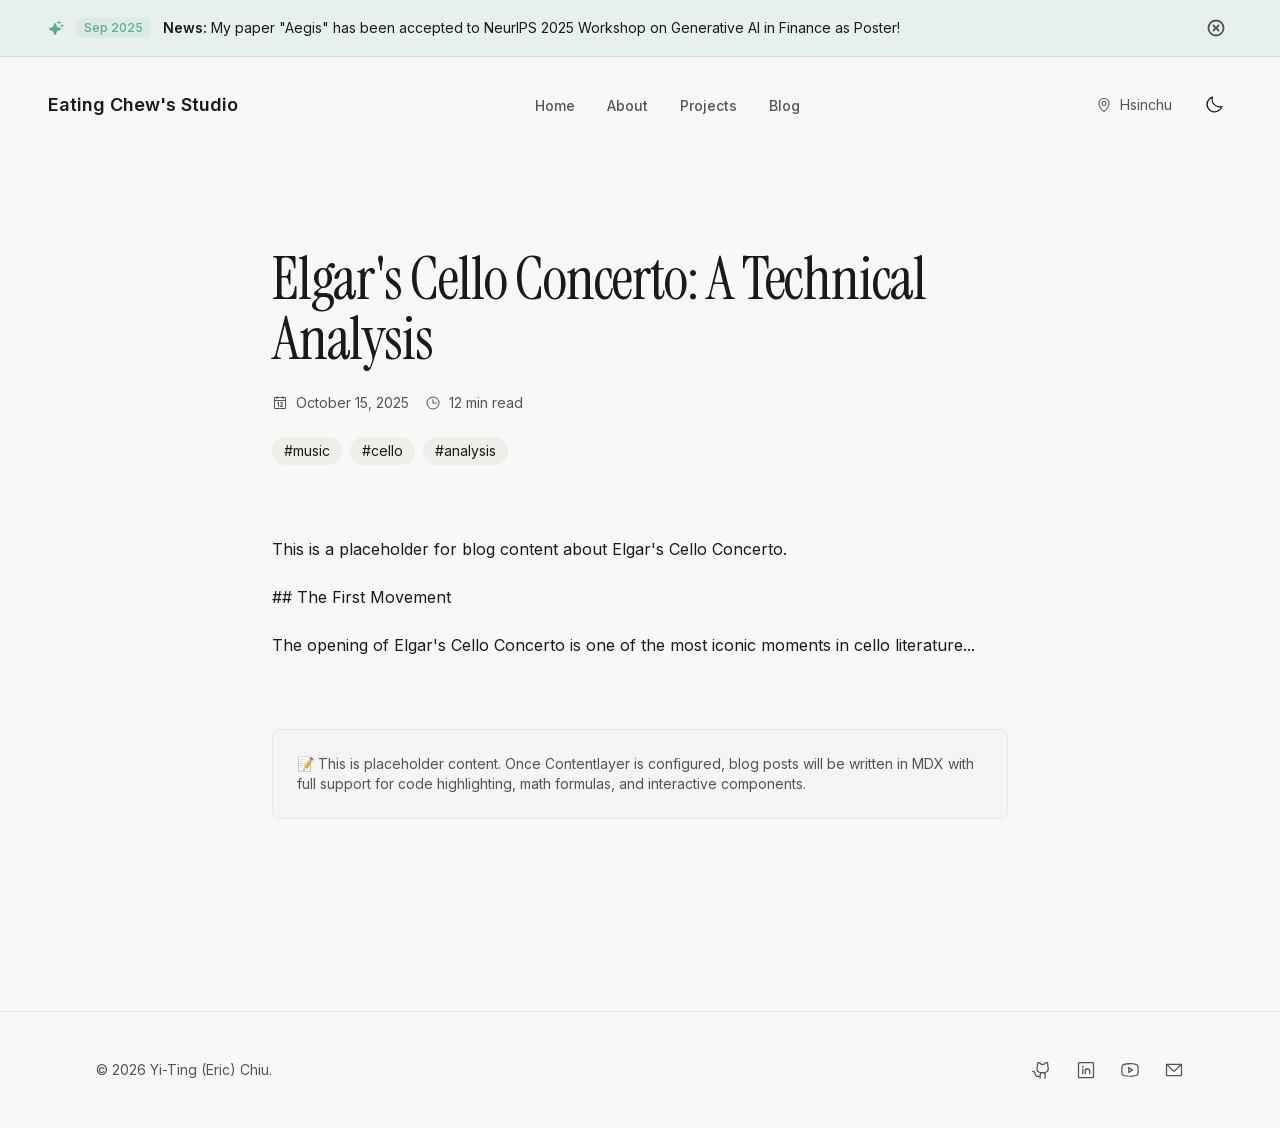
<file: blog/elgar-cello-concerto/index.html>
<!DOCTYPE html><!--JmUyN5vVzLSlpmLlvEPR9--><html lang="en-us"><head><meta charSet="utf-8"/><meta name="viewport" content="width=device-width, initial-scale=1"/><link rel="preload" href="/_next/static/media/051742360c26797e-s.p.102b7f24.woff2" as="font" crossorigin="" type="font/woff2"/><link rel="preload" href="/_next/static/media/7ebf22b5a21034f8-s.p.d8bad3ab.woff2" as="font" crossorigin="" type="font/woff2"/><link rel="preload" href="/_next/static/media/83afe278b6a6bb3c-s.p.3a6ba036.woff2" as="font" crossorigin="" type="font/woff2"/><link rel="preload" href="/_next/static/media/e41d5df559864f9e-s.p.380d09ea.woff2" as="font" crossorigin="" type="font/woff2"/><link rel="preload" href="/_next/static/media/fb4edce8a3cbfef3-s.p.179b8591.woff2" as="font" crossorigin="" type="font/woff2"/><link rel="stylesheet" href="/_next/static/chunks/d31cfa6018d09240.css" data-precedence="next"/><link rel="stylesheet" href="/_next/static/chunks/0ad001733a8b3181.css" data-precedence="next"/><link rel="stylesheet" href="/_next/static/chunks/eae42bafc2b88c2f.css" data-precedence="next"/><link rel="preload" as="script" fetchPriority="low" href="/_next/static/chunks/d6136dcb91aaf292.js"/><script src="/_next/static/chunks/c518a733bdcf3dee.js" async=""></script><script src="/_next/static/chunks/920501d033334f9d.js" async=""></script><script src="/_next/static/chunks/01bd51e4ce3f19a7.js" async=""></script><script src="/_next/static/chunks/turbopack-1a8b2591fd93608d.js" async=""></script><script src="/_next/static/chunks/88b43f653e63aaea.js" async=""></script><script src="/_next/static/chunks/bd1219ae1343edc7.js" async=""></script><script src="/_next/static/chunks/6a12a98e7468daf5.js" async=""></script><script src="/_next/static/chunks/ff1a16fafef87110.js" async=""></script><script src="/_next/static/chunks/247eb132b7f7b574.js" async=""></script><meta name="next-size-adjust" content=""/><title>Yi-Ting (Eric) Chiu</title><meta name="description" content="AI Researcher &amp; Quantitative Trader | Building Human-Centric AI Systems"/><meta name="author" content="Yi-Ting (Eric) Chiu"/><meta name="creator" content="Yi-Ting (Eric) Chiu"/><meta property="og:title" content="Yi-Ting (Eric) Chiu"/><meta property="og:description" content="AI Researcher &amp; Quantitative Trader | Building Human-Centric AI Systems"/><meta property="og:url" content="https://eric0801.github.io/"/><meta property="og:site_name" content="Yi-Ting (Eric) Chiu"/><meta property="og:locale" content="en-US"/><meta property="og:type" content="website"/><meta name="twitter:card" content="summary_large_image"/><meta name="twitter:title" content="Yi-Ting (Eric) Chiu"/><meta name="twitter:description" content="AI Researcher &amp; Quantitative Trader | Building Human-Centric AI Systems"/><script src="/_next/static/chunks/a6dad97d9634a72d.js" noModule=""></script></head><body class="inter_5dbe1e89-module__i9oJOa__variable noto_sans_tc_b29a94d2-module__6k8MKa__variable instrument_serif_cb04ddb5-module__cX5SIa__variable jetbrains_mono_2a888507-module__iOZbPq__variable font-sans antialiased"><div hidden=""><!--$--><!--/$--></div><script>((a,b,c,d,e,f,g,h)=>{let i=document.documentElement,j=["light","dark"];function k(b){var c;(Array.isArray(a)?a:[a]).forEach(a=>{let c="class"===a,d=c&&f?e.map(a=>f[a]||a):e;c?(i.classList.remove(...d),i.classList.add(f&&f[b]?f[b]:b)):i.setAttribute(a,b)}),c=b,h&&j.includes(c)&&(i.style.colorScheme=c)}if(d)k(d);else try{let a=localStorage.getItem(b)||c,d=g&&"system"===a?window.matchMedia("(prefers-color-scheme: dark)").matches?"dark":"light":a;k(d)}catch(a){}})("class","theme","system",null,["light","dark"],null,true,true)</script><div class="min-h-screen flex flex-col"><nav class="fixed left-0 right-0 z-50 transition-all duration-500 border-transparent bg-background" style="top:var(--announcement-banner-height, 0px)"><div class="max-w-7xl mx-auto px-6 md:px-12"><div class="flex items-center justify-between h-24"><a class="group" href="/"><span class="text-lg font-semibold text-foreground group-hover:text-accent transition-colors duration-300">Eating Chew&#x27;s Studio</span></a><div class="hidden md:flex items-center gap-8"><a class="relative group py-2" href="/"><span class="text-sm font-medium transition-colors duration-300 text-muted-foreground group-hover:text-foreground">Home</span><span class="absolute bottom-0 left-0 w-0 h-px bg-accent group-hover:w-full transition-all duration-300"></span></a><a class="relative group py-2" href="/about/"><span class="text-sm font-medium transition-colors duration-300 text-muted-foreground group-hover:text-foreground">About</span><span class="absolute bottom-0 left-0 w-0 h-px bg-accent group-hover:w-full transition-all duration-300"></span></a><a class="relative group py-2" href="/projects/"><span class="text-sm font-medium transition-colors duration-300 text-muted-foreground group-hover:text-foreground">Projects</span><span class="absolute bottom-0 left-0 w-0 h-px bg-accent group-hover:w-full transition-all duration-300"></span></a><a class="relative group py-2" href="/blog/"><span class="text-sm font-medium transition-colors duration-300 text-muted-foreground group-hover:text-foreground">Blog</span><span class="absolute bottom-0 left-0 w-0 h-px bg-accent group-hover:w-full transition-all duration-300"></span></a></div><div class="flex items-center gap-6"><div class="hidden lg:flex items-center gap-2 text-sm text-muted-foreground"><svg xmlns="http://www.w3.org/2000/svg" width="1em" height="1em" fill="currentColor" viewBox="0 0 256 256" class="w-4 h-4"><path d="M128,64a40,40,0,1,0,40,40A40,40,0,0,0,128,64Zm0,64a24,24,0,1,1,24-24A24,24,0,0,1,128,128Zm0-112a88.1,88.1,0,0,0-88,88c0,31.4,14.51,64.68,42,96.25a254.19,254.19,0,0,0,41.45,38.3,8,8,0,0,0,9.18,0A254.19,254.19,0,0,0,174,200.25c27.45-31.57,42-64.85,42-96.25A88.1,88.1,0,0,0,128,16Zm0,206c-16.53-13-72-60.75-72-118a72,72,0,0,1,144,0C200,161.23,144.53,209,128,222Z"></path></svg><span>Hsinchu</span></div><button class="p-2 hover:text-accent transition-colors duration-300" aria-label="Toggle theme"><div class="w-5 h-5"></div></button><button class="md:hidden p-2 hover:text-accent transition-colors" aria-label="Toggle menu"><svg xmlns="http://www.w3.org/2000/svg" width="1em" height="1em" fill="currentColor" viewBox="0 0 256 256" class="w-5 h-5"><path d="M224,128a8,8,0,0,1-8,8H40a8,8,0,0,1,0-16H216A8,8,0,0,1,224,128ZM40,72H216a8,8,0,0,0,0-16H40a8,8,0,0,0,0,16ZM216,184H40a8,8,0,0,0,0,16H216a8,8,0,0,0,0-16Z"></path></svg></button></div></div></div></nav><main class="flex-1" style="padding-top:calc(var(--announcement-banner-height, 0px) + 6rem)"><article class="max-w-3xl mx-auto px-4 py-24"><header class="mb-12"><h1 class="text-4xl md:text-6xl mb-6 leading-tight">Elgar&#x27;s Cello Concerto: A Technical Analysis</h1><div class="flex items-center gap-4 text-sm text-muted-foreground mb-6"><span class="flex items-center"><svg xmlns="http://www.w3.org/2000/svg" width="1em" height="1em" fill="currentColor" viewBox="0 0 256 256" class="w-4 h-4 mr-2"><path d="M208,32H184V24a8,8,0,0,0-16,0v8H88V24a8,8,0,0,0-16,0v8H48A16,16,0,0,0,32,48V208a16,16,0,0,0,16,16H208a16,16,0,0,0,16-16V48A16,16,0,0,0,208,32ZM72,48v8a8,8,0,0,0,16,0V48h80v8a8,8,0,0,0,16,0V48h24V80H48V48ZM208,208H48V96H208V208Zm-96-88v64a8,8,0,0,1-16,0V132.94l-4.42,2.22a8,8,0,0,1-7.16-14.32l16-8A8,8,0,0,1,112,120Zm59.16,30.45L152,176h16a8,8,0,0,1,0,16H136a8,8,0,0,1-6.4-12.8l28.78-38.37A8,8,0,1,0,145.07,132a8,8,0,1,1-13.85-8A24,24,0,0,1,176,136,23.76,23.76,0,0,1,171.16,150.45Z"></path></svg>October 15, 2025</span><span class="flex items-center"><svg xmlns="http://www.w3.org/2000/svg" width="1em" height="1em" fill="currentColor" viewBox="0 0 256 256" class="w-4 h-4 mr-2"><path d="M128,24A104,104,0,1,0,232,128,104.11,104.11,0,0,0,128,24Zm0,192a88,88,0,1,1,88-88A88.1,88.1,0,0,1,128,216Zm64-88a8,8,0,0,1-8,8H128a8,8,0,0,1-8-8V72a8,8,0,0,1,16,0v48h48A8,8,0,0,1,192,128Z"></path></svg>12 min<!-- --> read</span></div><div class="flex flex-wrap gap-2"><span class="px-3 py-1 text-sm bg-muted rounded-full">#<!-- -->music</span><span class="px-3 py-1 text-sm bg-muted rounded-full">#<!-- -->cello</span><span class="px-3 py-1 text-sm bg-muted rounded-full">#<!-- -->analysis</span></div></header><div class="prose prose-lg dark:prose-invert max-w-none"><div class="whitespace-pre-wrap">
This is a placeholder for blog content about Elgar&#x27;s Cello Concerto.

## The First Movement

The opening of Elgar&#x27;s Cello Concerto is one of the most iconic moments in cello literature...
    </div></div><div class="mt-12 p-6 border border-border rounded-lg bg-muted/30"><p class="text-sm text-muted-foreground">📝 This is placeholder content. Once Contentlayer is configured, blog posts will be written in MDX with full support for code highlighting, math formulas, and interactive components.</p></div></article><!--$--><!--/$--></main><footer class="border-t border-border mt-24"><div class="max-w-6xl mx-auto px-4 sm:px-6 lg:px-8 py-12"><div class="flex flex-col md:flex-row items-center justify-between gap-6"><div class="text-sm text-muted-foreground">© <!-- -->2026<!-- --> <!-- -->Yi-Ting (Eric) Chiu<!-- -->.</div><div class="flex items-center space-x-6"><a class="text-muted-foreground hover:text-accent transition-colors" aria-label="GitHub" target="_blank" rel="noopener noreferrer" href="https://github.com/Eric0801"><svg xmlns="http://www.w3.org/2000/svg" width="1em" height="1em" fill="currentColor" viewBox="0 0 256 256" class="w-5 h-5"><path d="M208.31,75.68A59.78,59.78,0,0,0,202.93,28,8,8,0,0,0,196,24a59.75,59.75,0,0,0-48,24H124A59.75,59.75,0,0,0,76,24a8,8,0,0,0-6.93,4,59.78,59.78,0,0,0-5.38,47.68A58.14,58.14,0,0,0,56,104v8a56.06,56.06,0,0,0,48.44,55.47A39.8,39.8,0,0,0,96,192v8H72a24,24,0,0,1-24-24A40,40,0,0,0,8,136a8,8,0,0,0,0,16,24,24,0,0,1,24,24,40,40,0,0,0,40,40H96v16a8,8,0,0,0,16,0V192a24,24,0,0,1,48,0v40a8,8,0,0,0,16,0V192a39.8,39.8,0,0,0-8.44-24.53A56.06,56.06,0,0,0,216,112v-8A58.14,58.14,0,0,0,208.31,75.68ZM200,112a40,40,0,0,1-40,40H112a40,40,0,0,1-40-40v-8a41.74,41.74,0,0,1,6.9-22.48A8,8,0,0,0,80,73.83a43.81,43.81,0,0,1,.79-33.58,43.88,43.88,0,0,1,32.32,20.06A8,8,0,0,0,119.82,64h32.35a8,8,0,0,0,6.74-3.69,43.87,43.87,0,0,1,32.32-20.06A43.81,43.81,0,0,1,192,73.83a8.09,8.09,0,0,0,1,7.65A41.72,41.72,0,0,1,200,104Z"></path></svg></a><a class="text-muted-foreground hover:text-accent transition-colors" aria-label="LinkedIn" target="_blank" rel="noopener noreferrer" href="https://www.linkedin.com/in/ericchiu0801"><svg xmlns="http://www.w3.org/2000/svg" width="1em" height="1em" fill="currentColor" viewBox="0 0 256 256" class="w-5 h-5"><path d="M216,24H40A16,16,0,0,0,24,40V216a16,16,0,0,0,16,16H216a16,16,0,0,0,16-16V40A16,16,0,0,0,216,24Zm0,192H40V40H216V216ZM96,112v64a8,8,0,0,1-16,0V112a8,8,0,0,1,16,0Zm88,28v36a8,8,0,0,1-16,0V140a20,20,0,0,0-40,0v36a8,8,0,0,1-16,0V112a8,8,0,0,1,15.79-1.78A36,36,0,0,1,184,140ZM100,84A12,12,0,1,1,88,72,12,12,0,0,1,100,84Z"></path></svg></a><a class="text-muted-foreground hover:text-accent transition-colors" aria-label="YouTube" target="_blank" rel="noopener noreferrer" href="https://www.youtube.com/@ericchiu2593"><svg xmlns="http://www.w3.org/2000/svg" width="1em" height="1em" fill="currentColor" viewBox="0 0 256 256" class="w-5 h-5"><path d="M164.44,121.34l-48-32A8,8,0,0,0,104,96v64a8,8,0,0,0,12.44,6.66l48-32a8,8,0,0,0,0-13.32ZM120,145.05V111l25.58,17ZM234.33,69.52a24,24,0,0,0-14.49-16.4C185.56,39.88,131,40,128,40s-57.56-.12-91.84,13.12a24,24,0,0,0-14.49,16.4C19.08,79.5,16,97.74,16,128s3.08,48.5,5.67,58.48a24,24,0,0,0,14.49,16.41C69,215.56,120.4,216,127.34,216h1.32c6.94,0,58.37-.44,91.18-13.11a24,24,0,0,0,14.49-16.41c2.59-10,5.67-28.22,5.67-58.48S236.92,79.5,234.33,69.52Zm-15.49,113a8,8,0,0,1-4.77,5.49c-31.65,12.22-85.48,12-86,12H128c-.54,0-54.33.2-86-12a8,8,0,0,1-4.77-5.49C34.8,173.39,32,156.57,32,128s2.8-45.39,5.16-54.47A8,8,0,0,1,41.93,68c30.52-11.79,81.66-12,85.85-12h.27c.54,0,54.38-.18,86,12a8,8,0,0,1,4.77,5.49C221.2,82.61,224,99.43,224,128S221.2,173.39,218.84,182.47Z"></path></svg></a><a class="text-muted-foreground hover:text-accent transition-colors" aria-label="Email" target="_blank" rel="noopener noreferrer" href="mailto:ericchiu801@gmail.com"><svg xmlns="http://www.w3.org/2000/svg" width="1em" height="1em" fill="currentColor" viewBox="0 0 256 256" class="w-5 h-5"><path d="M224,48H32a8,8,0,0,0-8,8V192a16,16,0,0,0,16,16H216a16,16,0,0,0,16-16V56A8,8,0,0,0,224,48ZM203.43,64,128,133.15,52.57,64ZM216,192H40V74.19l82.59,75.71a8,8,0,0,0,10.82,0L216,74.19V192Z"></path></svg></a></div></div></div></footer></div><script src="/_next/static/chunks/d6136dcb91aaf292.js" id="_R_" async=""></script><script>(self.__next_f=self.__next_f||[]).push([0])</script><script>self.__next_f.push([1,"1:\"$Sreact.fragment\"\n2:I[89554,[\"/_next/static/chunks/88b43f653e63aaea.js\",\"/_next/static/chunks/bd1219ae1343edc7.js\",\"/_next/static/chunks/6a12a98e7468daf5.js\"],\"ThemeProvider\"]\n3:I[18003,[\"/_next/static/chunks/88b43f653e63aaea.js\",\"/_next/static/chunks/bd1219ae1343edc7.js\",\"/_next/static/chunks/6a12a98e7468daf5.js\"],\"SmoothScroll\"]\n4:I[17571,[\"/_next/static/chunks/88b43f653e63aaea.js\",\"/_next/static/chunks/bd1219ae1343edc7.js\",\"/_next/static/chunks/6a12a98e7468daf5.js\"],\"AnnouncementBanner\"]\n5:I[7988,[\"/_next/static/chunks/88b43f653e63aaea.js\",\"/_next/static/chunks/bd1219ae1343edc7.js\",\"/_next/static/chunks/6a12a98e7468daf5.js\"],\"Navbar\"]\n6:I[39756,[\"/_next/static/chunks/ff1a16fafef87110.js\",\"/_next/static/chunks/247eb132b7f7b574.js\"],\"default\"]\n7:I[37457,[\"/_next/static/chunks/ff1a16fafef87110.js\",\"/_next/static/chunks/247eb132b7f7b574.js\"],\"default\"]\n8:I[22016,[\"/_next/static/chunks/88b43f653e63aaea.js\",\"/_next/static/chunks/bd1219ae1343edc7.js\",\"/_next/static/chunks/6a12a98e7468daf5.js\"],\"\"]\n10:I[68027,[\"/_next/static/chunks/ff1a16fafef87110.js\",\"/_next/static/chunks/247eb132b7f7b574.js\"],\"default\"]\n:HL[\"/_next/static/chunks/d31cfa6018d09240.css\",\"style\"]\n:HL[\"/_next/static/chunks/0ad001733a8b3181.css\",\"style\"]\n:HL[\"/_next/static/chunks/eae42bafc2b88c2f.css\",\"style\"]\n:HL[\"/_next/static/media/051742360c26797e-s.p.102b7f24.woff2\",\"font\",{\"crossOrigin\":\"\",\"type\":\"font/woff2\"}]\n:HL[\"/_next/static/media/7ebf22b5a21034f8-s.p.d8bad3ab.woff2\",\"font\",{\"crossOrigin\":\"\",\"type\":\"font/woff2\"}]\n:HL[\"/_next/static/media/83afe278b6a6bb3c-s.p.3a6ba036.woff2\",\"font\",{\"crossOrigin\":\"\",\"type\":\"font/woff2\"}]\n:HL[\"/_next/static/media/e41d5df559864f9e-s.p.380d09ea.woff2\",\"font\",{\"crossOrigin\":\"\",\"type\":\"font/woff2\"}]\n:HL[\"/_next/static/media/fb4edce8a3cbfef3-s.p.179b8591.woff2\",\"font\",{\"crossOrigin\":\"\",\"type\":\"font/woff2\"}]\n"])</script><script>self.__next_f.push([1,"0:{\"P\":null,\"b\":\"JmUyN5vVzLSlpmLlvEPR9\",\"c\":[\"\",\"blog\",\"elgar-cello-concerto\",\"\"],\"q\":\"\",\"i\":false,\"f\":[[[\"\",{\"children\":[\"blog\",{\"children\":[[\"slug\",\"elgar-cello-concerto\",\"d\"],{\"children\":[\"__PAGE__\",{}]}]}]},\"$undefined\",\"$undefined\",true],[[\"$\",\"$1\",\"c\",{\"children\":[[[\"$\",\"link\",\"0\",{\"rel\":\"stylesheet\",\"href\":\"/_next/static/chunks/d31cfa6018d09240.css\",\"precedence\":\"next\",\"crossOrigin\":\"$undefined\",\"nonce\":\"$undefined\"}],[\"$\",\"link\",\"1\",{\"rel\":\"stylesheet\",\"href\":\"/_next/static/chunks/0ad001733a8b3181.css\",\"precedence\":\"next\",\"crossOrigin\":\"$undefined\",\"nonce\":\"$undefined\"}],[\"$\",\"link\",\"2\",{\"rel\":\"stylesheet\",\"href\":\"/_next/static/chunks/eae42bafc2b88c2f.css\",\"precedence\":\"next\",\"crossOrigin\":\"$undefined\",\"nonce\":\"$undefined\"}],[\"$\",\"script\",\"script-0\",{\"src\":\"/_next/static/chunks/88b43f653e63aaea.js\",\"async\":true,\"nonce\":\"$undefined\"}],[\"$\",\"script\",\"script-1\",{\"src\":\"/_next/static/chunks/bd1219ae1343edc7.js\",\"async\":true,\"nonce\":\"$undefined\"}],[\"$\",\"script\",\"script-2\",{\"src\":\"/_next/static/chunks/6a12a98e7468daf5.js\",\"async\":true,\"nonce\":\"$undefined\"}]],[\"$\",\"html\",null,{\"lang\":\"en-us\",\"suppressHydrationWarning\":true,\"children\":[\"$\",\"body\",null,{\"className\":\"inter_5dbe1e89-module__i9oJOa__variable noto_sans_tc_b29a94d2-module__6k8MKa__variable instrument_serif_cb04ddb5-module__cX5SIa__variable jetbrains_mono_2a888507-module__iOZbPq__variable font-sans antialiased\",\"children\":[\"$\",\"$L2\",null,{\"attribute\":\"class\",\"defaultTheme\":\"system\",\"enableSystem\":true,\"disableTransitionOnChange\":true,\"children\":[[\"$\",\"$L3\",null,{}],[\"$\",\"div\",null,{\"className\":\"min-h-screen flex flex-col\",\"children\":[[\"$\",\"$L4\",null,{}],[\"$\",\"$L5\",null,{}],[\"$\",\"main\",null,{\"className\":\"flex-1\",\"style\":{\"paddingTop\":\"calc(var(--announcement-banner-height, 0px) + 6rem)\"},\"children\":[\"$\",\"$L6\",null,{\"parallelRouterKey\":\"children\",\"error\":\"$undefined\",\"errorStyles\":\"$undefined\",\"errorScripts\":\"$undefined\",\"template\":[\"$\",\"$L7\",null,{}],\"templateStyles\":\"$undefined\",\"templateScripts\":\"$undefined\",\"notFound\":[[[\"$\",\"title\",null,{\"children\":\"404: This page could not be found.\"}],[\"$\",\"div\",null,{\"style\":{\"fontFamily\":\"system-ui,\\\"Segoe UI\\\",Roboto,Helvetica,Arial,sans-serif,\\\"Apple Color Emoji\\\",\\\"Segoe UI Emoji\\\"\",\"height\":\"100vh\",\"textAlign\":\"center\",\"display\":\"flex\",\"flexDirection\":\"column\",\"alignItems\":\"center\",\"justifyContent\":\"center\"},\"children\":[\"$\",\"div\",null,{\"children\":[[\"$\",\"style\",null,{\"dangerouslySetInnerHTML\":{\"__html\":\"body{color:#000;background:#fff;margin:0}.next-error-h1{border-right:1px solid rgba(0,0,0,.3)}@media (prefers-color-scheme:dark){body{color:#fff;background:#000}.next-error-h1{border-right:1px solid rgba(255,255,255,.3)}}\"}}],[\"$\",\"h1\",null,{\"className\":\"next-error-h1\",\"style\":{\"display\":\"inline-block\",\"margin\":\"0 20px 0 0\",\"padding\":\"0 23px 0 0\",\"fontSize\":24,\"fontWeight\":500,\"verticalAlign\":\"top\",\"lineHeight\":\"49px\"},\"children\":404}],[\"$\",\"div\",null,{\"style\":{\"display\":\"inline-block\"},\"children\":[\"$\",\"h2\",null,{\"style\":{\"fontSize\":14,\"fontWeight\":400,\"lineHeight\":\"49px\",\"margin\":0},\"children\":\"This page could not be found.\"}]}]]}]}]],[]],\"forbidden\":\"$undefined\",\"unauthorized\":\"$undefined\"}]}],[\"$\",\"footer\",null,{\"className\":\"border-t border-border mt-24\",\"children\":[\"$\",\"div\",null,{\"className\":\"max-w-6xl mx-auto px-4 sm:px-6 lg:px-8 py-12\",\"children\":[\"$\",\"div\",null,{\"className\":\"flex flex-col md:flex-row items-center justify-between gap-6\",\"children\":[[\"$\",\"div\",null,{\"className\":\"text-sm text-muted-foreground\",\"children\":[\"© \",2026,\" \",\"Yi-Ting (Eric) Chiu\",\".\"]}],[\"$\",\"div\",null,{\"className\":\"flex items-center space-x-6\",\"children\":[[\"$\",\"$L8\",\"GitHub\",{\"href\":\"https://github.com/Eric0801\",\"className\":\"text-muted-foreground hover:text-accent transition-colors\",\"aria-label\":\"GitHub\",\"target\":\"_blank\",\"rel\":\"noopener noreferrer\",\"children\":[\"$\",\"svg\",null,{\"ref\":\"$undefined\",\"xmlns\":\"http://www.w3.org/2000/svg\",\"width\":\"1em\",\"height\":\"1em\",\"fill\":\"currentColor\",\"viewBox\":\"0 0 256 256\",\"transform\":\"$undefined\",\"className\":\"w-5 h-5\",\"children\":[false,\"$undefined\",[\"$\",\"path\",null,{\"d\":\"M208.31,75.68A59.78,59.78,0,0,0,202.93,28,8,8,0,0,0,196,24a59.75,59.75,0,0,0-48,24H124A59.75,59.75,0,0,0,76,24a8,8,0,0,0-6.93,4,59.78,59.78,0,0,0-5.38,47.68A58.14,58.14,0,0,0,56,104v8a56.06,56.06,0,0,0,48.44,55.47A39.8,39.8,0,0,0,96,192v8H72a24,24,0,0,1-24-24A40,40,0,0,0,8,136a8,8,0,0,0,0,16,24,24,0,0,1,24,24,40,40,0,0,0,40,40H96v16a8,8,0,0,0,16,0V192a24,24,0,0,1,48,0v40a8,8,0,0,0,16,0V192a39.8,39.8,0,0,0-8.44-24.53A56.06,56.06,0,0,0,216,112v-8A58.14,58.14,0,0,0,208.31,75.68ZM200,112a40,40,0,0,1-40,40H112a40,40,0,0,1-40-40v-8a41.74,41.74,0,0,1,6.9-22.48A8,8,0,0,0,80,73.83a43.81,43.81,0,0,1,.79-33.58,43.88,43.88,0,0,1,32.32,20.06A8,8,0,0,0,119.82,64h32.35a8,8,0,0,0,6.74-3.69,43.87,43.87,0,0,1,32.32-20.06A43.81,43.81,0,0,1,192,73.83a8.09,8.09,0,0,0,1,7.65A41.72,41.72,0,0,1,200,104Z\"}]]}]}],\"$L9\",\"$La\",\"$Lb\"]}]]}]}]}]]}]]}]}]}]]}],{\"children\":[\"$Lc\",{\"children\":[\"$Ld\",{\"children\":[\"$Le\",{},null,false,false]},null,false,false]},null,false,false]},null,false,false],\"$Lf\",false]],\"m\":\"$undefined\",\"G\":[\"$10\",[]],\"s\":false,\"S\":true}\n"])</script><script>self.__next_f.push([1,"12:I[97367,[\"/_next/static/chunks/ff1a16fafef87110.js\",\"/_next/static/chunks/247eb132b7f7b574.js\"],\"OutletBoundary\"]\n13:\"$Sreact.suspense\"\n15:I[97367,[\"/_next/static/chunks/ff1a16fafef87110.js\",\"/_next/static/chunks/247eb132b7f7b574.js\"],\"ViewportBoundary\"]\n17:I[97367,[\"/_next/static/chunks/ff1a16fafef87110.js\",\"/_next/static/chunks/247eb132b7f7b574.js\"],\"MetadataBoundary\"]\n9:[\"$\",\"$L8\",\"LinkedIn\",{\"href\":\"https://www.linkedin.com/in/ericchiu0801\",\"className\":\"text-muted-foreground hover:text-accent transition-colors\",\"aria-label\":\"LinkedIn\",\"target\":\"_blank\",\"rel\":\"noopener noreferrer\",\"children\":[\"$\",\"svg\",null,{\"ref\":\"$undefined\",\"xmlns\":\"http://www.w3.org/2000/svg\",\"width\":\"1em\",\"height\":\"1em\",\"fill\":\"currentColor\",\"viewBox\":\"0 0 256 256\",\"transform\":\"$undefined\",\"className\":\"w-5 h-5\",\"children\":[false,\"$undefined\",[\"$\",\"path\",null,{\"d\":\"M216,24H40A16,16,0,0,0,24,40V216a16,16,0,0,0,16,16H216a16,16,0,0,0,16-16V40A16,16,0,0,0,216,24Zm0,192H40V40H216V216ZM96,112v64a8,8,0,0,1-16,0V112a8,8,0,0,1,16,0Zm88,28v36a8,8,0,0,1-16,0V140a20,20,0,0,0-40,0v36a8,8,0,0,1-16,0V112a8,8,0,0,1,15.79-1.78A36,36,0,0,1,184,140ZM100,84A12,12,0,1,1,88,72,12,12,0,0,1,100,84Z\"}]]}]}]\na:[\"$\",\"$L8\",\"YouTube\",{\"href\":\"https://www.youtube.com/@ericchiu2593\",\"className\":\"text-muted-foreground hover:text-accent transition-colors\",\"aria-label\":\"YouTube\",\"target\":\"_blank\",\"rel\":\"noopener noreferrer\",\"children\":[\"$\",\"svg\",null,{\"ref\":\"$undefined\",\"xmlns\":\"http://www.w3.org/2000/svg\",\"width\":\"1em\",\"height\":\"1em\",\"fill\":\"currentColor\",\"viewBox\":\"0 0 256 256\",\"transform\":\"$undefined\",\"className\":\"w-5 h-5\",\"children\":[false,\"$undefined\",[\"$\",\"path\",null,{\"d\":\"M164.44,121.34l-48-32A8,8,0,0,0,104,96v64a8,8,0,0,0,12.44,6.66l48-32a8,8,0,0,0,0-13.32ZM120,145.05V111l25.58,17ZM234.33,69.52a24,24,0,0,0-14.49-16.4C185.56,39.88,131,40,128,40s-57.56-.12-91.84,13.12a24,24,0,0,0-14.49,16.4C19.08,79.5,16,97.74,16,128s3.08,48.5,5.67,58.48a24,24,0,0,0,14.49,16.41C69,215.56,120.4,216,127.34,216h1.32c6.94,0,58.37-.44,91.18-13.11a24,24,0,0,0,14.49-16.41c2.59-10,5.67-28.22,5.67-58.48S236.92,79.5,234.33,69.52Zm-15.49,113a8,8,0,0,1-4.77,5.49c-31.65,12.22-85.48,12-86,12H128c-.54,0-54.33.2-86-12a8,8,0,0,1-4.77-5.49C34.8,173.39,32,156.57,32,128s2.8-45.39,5.16-54.47A8,8,0,0,1,41.93,68c30.52-11.79,81.66-12,85.85-12h.27c.54,0,54.38-.18,86,12a8,8,0,0,1,4.77,5.49C221.2,82.61,224,99.43,224,128S221.2,173.39,218.84,182.47Z\"}]]}]}]\nb:[\"$\",\"$L8\",\"Email\",{\"href\":\"mailto:ericchiu801@gmail.com\",\"className\":\"text-muted-foreground hover:text-accent transition-colors\",\"aria-label\":\"Email\",\"target\":\"_blank\",\"rel\":\"noopener noreferrer\",\"children\":[\"$\",\"svg\",null,{\"ref\":\"$undefined\",\"xmlns\":\"http://www.w3.org/2000/svg\",\"width\":\"1em\",\"height\":\"1em\",\"fill\":\"currentColor\",\"viewBox\":\"0 0 256 256\",\"transform\":\"$undefined\",\"className\":\"w-5 h-5\",\"children\":[false,\"$undefined\",[\"$\",\"path\",null,{\"d\":\"M224,48H32a8,8,0,0,0-8,8V192a16,16,0,0,0,16,16H216a16,16,0,0,0,16-16V56A8,8,0,0,0,224,48ZM203.43,64,128,133.15,52.57,64ZM216,192H40V74.19l82.59,75.71a8,8,0,0,0,10.82,0L216,74.19V192Z\"}]]}]}]\nc:[\"$\",\"$1\",\"c\",{\"children\":[null,[\"$\",\"$L6\",null,{\"parallelRouterKey\":\"children\",\"error\":\"$undefined\",\"errorStyles\":\"$undefined\",\"errorScripts\":\"$undefined\",\"template\":[\"$\",\"$L7\",null,{}],\"templateStyles\":\"$undefined\",\"templateScripts\":\"$undefined\",\"notFound\":\"$undefined\",\"forbidden\":\"$undefined\",\"unauthorized\":\"$undefined\"}]]}]\nd:[\"$\",\"$1\",\"c\",{\"children\":[null,[\"$\",\"$L6\",null,{\"parallelRouterKey\":\"children\",\"error\":\"$undefined\",\"errorStyles\":\"$undefined\",\"errorScripts\":\"$undefined\",\"template\":[\"$\",\"$L7\",null,{}],\"templateStyles\":\"$undefined\",\"templateScripts\":\"$undefined\",\"notFound\":\"$undefined\",\"forbidden\":\"$undefined\",\"unauthorized\":\"$undefined\"}]]}]\ne:[\"$\",\"$1\",\"c\",{\"children\":[\"$L11\",null,[\"$\",\"$L12\",null,{\"children\":[\"$\",\"$13\",null,{\"name\":\"Next.MetadataOutlet\",\"children\":\"$@14\"}]}]]}]\nf:[\"$\",\"$1\",\"h\",{\"children\":[null,[\"$\",\"$L15\",null,{\"children\":\"$@16\"}],[\"$\",\"div\",null,{\"hidden\":true,\"children\":[\"$\",\"$L17\",null,{\"children\":[\"$\",\"$13\",null,{\"name\":\"Next.Metadata\",\"children\":\"$@18\"}]}]}],[\"$\",\"meta\",null,{\"name\":\"next"])</script><script>self.__next_f.push([1,"-size-adjust\",\"content\":\"\"}]]}]\n"])</script><script>self.__next_f.push([1,"11:[\"$\",\"article\",null,{\"className\":\"max-w-3xl mx-auto px-4 py-24\",\"children\":[[\"$\",\"header\",null,{\"className\":\"mb-12\",\"children\":[[\"$\",\"h1\",null,{\"className\":\"text-4xl md:text-6xl mb-6 leading-tight\",\"children\":\"Elgar's Cello Concerto: A Technical Analysis\"}],[\"$\",\"div\",null,{\"className\":\"flex items-center gap-4 text-sm text-muted-foreground mb-6\",\"children\":[[\"$\",\"span\",null,{\"className\":\"flex items-center\",\"children\":[[\"$\",\"svg\",null,{\"ref\":\"$undefined\",\"xmlns\":\"http://www.w3.org/2000/svg\",\"width\":\"1em\",\"height\":\"1em\",\"fill\":\"currentColor\",\"viewBox\":\"0 0 256 256\",\"transform\":\"$undefined\",\"className\":\"w-4 h-4 mr-2\",\"children\":[false,\"$undefined\",[\"$\",\"path\",null,{\"d\":\"M208,32H184V24a8,8,0,0,0-16,0v8H88V24a8,8,0,0,0-16,0v8H48A16,16,0,0,0,32,48V208a16,16,0,0,0,16,16H208a16,16,0,0,0,16-16V48A16,16,0,0,0,208,32ZM72,48v8a8,8,0,0,0,16,0V48h80v8a8,8,0,0,0,16,0V48h24V80H48V48ZM208,208H48V96H208V208Zm-96-88v64a8,8,0,0,1-16,0V132.94l-4.42,2.22a8,8,0,0,1-7.16-14.32l16-8A8,8,0,0,1,112,120Zm59.16,30.45L152,176h16a8,8,0,0,1,0,16H136a8,8,0,0,1-6.4-12.8l28.78-38.37A8,8,0,1,0,145.07,132a8,8,0,1,1-13.85-8A24,24,0,0,1,176,136,23.76,23.76,0,0,1,171.16,150.45Z\"}]]}],\"October 15, 2025\"]}],[\"$\",\"span\",null,{\"className\":\"flex items-center\",\"children\":[[\"$\",\"svg\",null,{\"ref\":\"$undefined\",\"xmlns\":\"http://www.w3.org/2000/svg\",\"width\":\"1em\",\"height\":\"1em\",\"fill\":\"currentColor\",\"viewBox\":\"0 0 256 256\",\"transform\":\"$undefined\",\"className\":\"w-4 h-4 mr-2\",\"children\":[false,\"$undefined\",[\"$\",\"path\",null,{\"d\":\"M128,24A104,104,0,1,0,232,128,104.11,104.11,0,0,0,128,24Zm0,192a88,88,0,1,1,88-88A88.1,88.1,0,0,1,128,216Zm64-88a8,8,0,0,1-8,8H128a8,8,0,0,1-8-8V72a8,8,0,0,1,16,0v48h48A8,8,0,0,1,192,128Z\"}]]}],\"12 min\",\" read\"]}]]}],[\"$\",\"div\",null,{\"className\":\"flex flex-wrap gap-2\",\"children\":[[\"$\",\"span\",\"music\",{\"className\":\"px-3 py-1 text-sm bg-muted rounded-full\",\"children\":[\"#\",\"music\"]}],[\"$\",\"span\",\"cello\",{\"className\":\"px-3 py-1 text-sm bg-muted rounded-full\",\"children\":[\"#\",\"cello\"]}],[\"$\",\"span\",\"analysis\",{\"className\":\"px-3 py-1 text-sm bg-muted rounded-full\",\"children\":[\"#\",\"analysis\"]}]]}]]}],[\"$\",\"div\",null,{\"className\":\"prose prose-lg dark:prose-invert max-w-none\",\"children\":[\"$\",\"div\",null,{\"className\":\"whitespace-pre-wrap\",\"children\":\"\\nThis is a placeholder for blog content about Elgar's Cello Concerto.\\n\\n## The First Movement\\n\\nThe opening of Elgar's Cello Concerto is one of the most iconic moments in cello literature...\\n    \"}]}],[\"$\",\"div\",null,{\"className\":\"mt-12 p-6 border border-border rounded-lg bg-muted/30\",\"children\":[\"$\",\"p\",null,{\"className\":\"text-sm text-muted-foreground\",\"children\":\"📝 This is placeholder content. Once Contentlayer is configured, blog posts will be written in MDX with full support for code highlighting, math formulas, and interactive components.\"}]}]]}]\n"])</script><script>self.__next_f.push([1,"16:[[\"$\",\"meta\",\"0\",{\"charSet\":\"utf-8\"}],[\"$\",\"meta\",\"1\",{\"name\":\"viewport\",\"content\":\"width=device-width, initial-scale=1\"}]]\n"])</script><script>self.__next_f.push([1,"18:[[\"$\",\"title\",\"0\",{\"children\":\"Yi-Ting (Eric) Chiu\"}],[\"$\",\"meta\",\"1\",{\"name\":\"description\",\"content\":\"AI Researcher \u0026 Quantitative Trader | Building Human-Centric AI Systems\"}],[\"$\",\"meta\",\"2\",{\"name\":\"author\",\"content\":\"Yi-Ting (Eric) Chiu\"}],[\"$\",\"meta\",\"3\",{\"name\":\"creator\",\"content\":\"Yi-Ting (Eric) Chiu\"}],[\"$\",\"meta\",\"4\",{\"property\":\"og:title\",\"content\":\"Yi-Ting (Eric) Chiu\"}],[\"$\",\"meta\",\"5\",{\"property\":\"og:description\",\"content\":\"AI Researcher \u0026 Quantitative Trader | Building Human-Centric AI Systems\"}],[\"$\",\"meta\",\"6\",{\"property\":\"og:url\",\"content\":\"https://eric0801.github.io/\"}],[\"$\",\"meta\",\"7\",{\"property\":\"og:site_name\",\"content\":\"Yi-Ting (Eric) Chiu\"}],[\"$\",\"meta\",\"8\",{\"property\":\"og:locale\",\"content\":\"en-US\"}],[\"$\",\"meta\",\"9\",{\"property\":\"og:type\",\"content\":\"website\"}],[\"$\",\"meta\",\"10\",{\"name\":\"twitter:card\",\"content\":\"summary_large_image\"}],[\"$\",\"meta\",\"11\",{\"name\":\"twitter:title\",\"content\":\"Yi-Ting (Eric) Chiu\"}],[\"$\",\"meta\",\"12\",{\"name\":\"twitter:description\",\"content\":\"AI Researcher \u0026 Quantitative Trader | Building Human-Centric AI Systems\"}]]\n14:null\n"])</script></body></html>
</file>
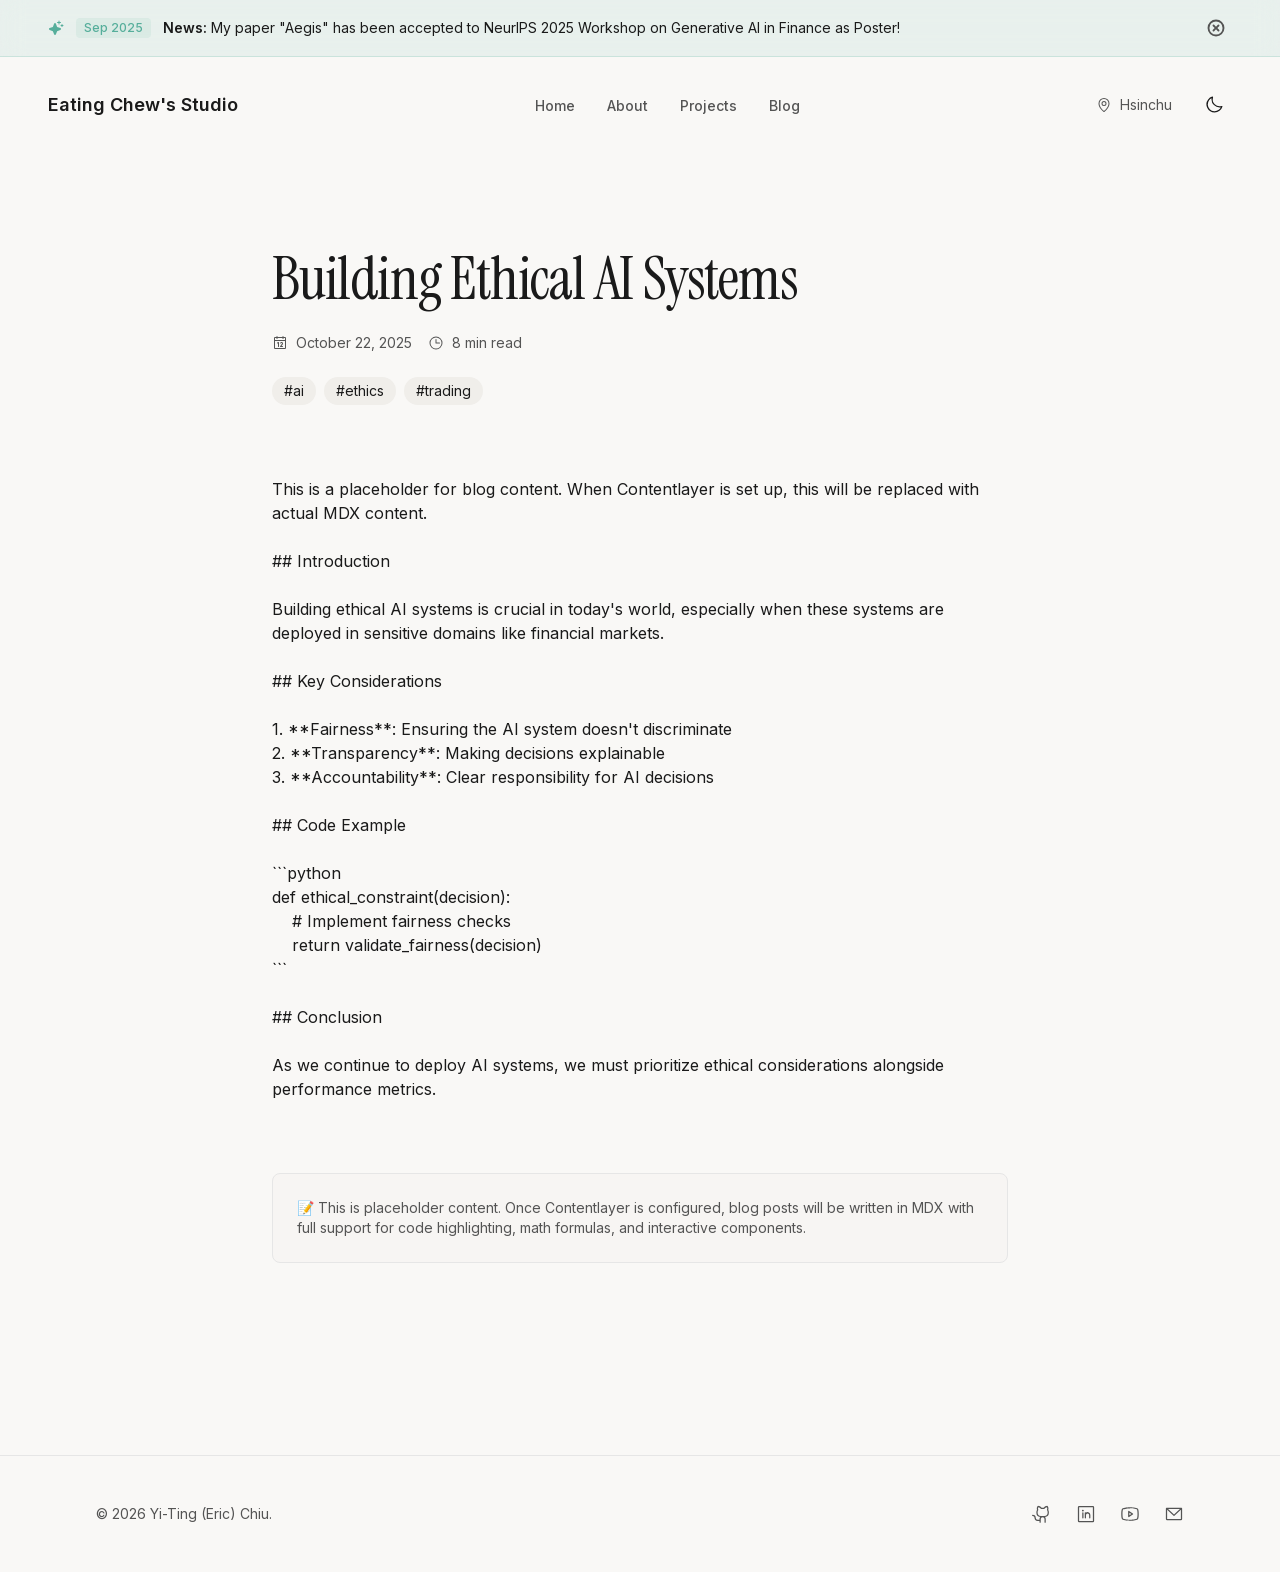
<file: blog/ethical-ai-systems/index.html>
<!DOCTYPE html><!--JmUyN5vVzLSlpmLlvEPR9--><html lang="en-us"><head><meta charSet="utf-8"/><meta name="viewport" content="width=device-width, initial-scale=1"/><link rel="preload" href="/_next/static/media/051742360c26797e-s.p.102b7f24.woff2" as="font" crossorigin="" type="font/woff2"/><link rel="preload" href="/_next/static/media/7ebf22b5a21034f8-s.p.d8bad3ab.woff2" as="font" crossorigin="" type="font/woff2"/><link rel="preload" href="/_next/static/media/83afe278b6a6bb3c-s.p.3a6ba036.woff2" as="font" crossorigin="" type="font/woff2"/><link rel="preload" href="/_next/static/media/e41d5df559864f9e-s.p.380d09ea.woff2" as="font" crossorigin="" type="font/woff2"/><link rel="preload" href="/_next/static/media/fb4edce8a3cbfef3-s.p.179b8591.woff2" as="font" crossorigin="" type="font/woff2"/><link rel="stylesheet" href="/_next/static/chunks/d31cfa6018d09240.css" data-precedence="next"/><link rel="stylesheet" href="/_next/static/chunks/0ad001733a8b3181.css" data-precedence="next"/><link rel="stylesheet" href="/_next/static/chunks/eae42bafc2b88c2f.css" data-precedence="next"/><link rel="preload" as="script" fetchPriority="low" href="/_next/static/chunks/d6136dcb91aaf292.js"/><script src="/_next/static/chunks/c518a733bdcf3dee.js" async=""></script><script src="/_next/static/chunks/920501d033334f9d.js" async=""></script><script src="/_next/static/chunks/01bd51e4ce3f19a7.js" async=""></script><script src="/_next/static/chunks/turbopack-1a8b2591fd93608d.js" async=""></script><script src="/_next/static/chunks/88b43f653e63aaea.js" async=""></script><script src="/_next/static/chunks/bd1219ae1343edc7.js" async=""></script><script src="/_next/static/chunks/6a12a98e7468daf5.js" async=""></script><script src="/_next/static/chunks/ff1a16fafef87110.js" async=""></script><script src="/_next/static/chunks/247eb132b7f7b574.js" async=""></script><meta name="next-size-adjust" content=""/><title>Yi-Ting (Eric) Chiu</title><meta name="description" content="AI Researcher &amp; Quantitative Trader | Building Human-Centric AI Systems"/><meta name="author" content="Yi-Ting (Eric) Chiu"/><meta name="creator" content="Yi-Ting (Eric) Chiu"/><meta property="og:title" content="Yi-Ting (Eric) Chiu"/><meta property="og:description" content="AI Researcher &amp; Quantitative Trader | Building Human-Centric AI Systems"/><meta property="og:url" content="https://eric0801.github.io/"/><meta property="og:site_name" content="Yi-Ting (Eric) Chiu"/><meta property="og:locale" content="en-US"/><meta property="og:type" content="website"/><meta name="twitter:card" content="summary_large_image"/><meta name="twitter:title" content="Yi-Ting (Eric) Chiu"/><meta name="twitter:description" content="AI Researcher &amp; Quantitative Trader | Building Human-Centric AI Systems"/><script src="/_next/static/chunks/a6dad97d9634a72d.js" noModule=""></script></head><body class="inter_5dbe1e89-module__i9oJOa__variable noto_sans_tc_b29a94d2-module__6k8MKa__variable instrument_serif_cb04ddb5-module__cX5SIa__variable jetbrains_mono_2a888507-module__iOZbPq__variable font-sans antialiased"><div hidden=""><!--$--><!--/$--></div><script>((a,b,c,d,e,f,g,h)=>{let i=document.documentElement,j=["light","dark"];function k(b){var c;(Array.isArray(a)?a:[a]).forEach(a=>{let c="class"===a,d=c&&f?e.map(a=>f[a]||a):e;c?(i.classList.remove(...d),i.classList.add(f&&f[b]?f[b]:b)):i.setAttribute(a,b)}),c=b,h&&j.includes(c)&&(i.style.colorScheme=c)}if(d)k(d);else try{let a=localStorage.getItem(b)||c,d=g&&"system"===a?window.matchMedia("(prefers-color-scheme: dark)").matches?"dark":"light":a;k(d)}catch(a){}})("class","theme","system",null,["light","dark"],null,true,true)</script><div class="min-h-screen flex flex-col"><nav class="fixed left-0 right-0 z-50 transition-all duration-500 border-transparent bg-background" style="top:var(--announcement-banner-height, 0px)"><div class="max-w-7xl mx-auto px-6 md:px-12"><div class="flex items-center justify-between h-24"><a class="group" href="/"><span class="text-lg font-semibold text-foreground group-hover:text-accent transition-colors duration-300">Eating Chew&#x27;s Studio</span></a><div class="hidden md:flex items-center gap-8"><a class="relative group py-2" href="/"><span class="text-sm font-medium transition-colors duration-300 text-muted-foreground group-hover:text-foreground">Home</span><span class="absolute bottom-0 left-0 w-0 h-px bg-accent group-hover:w-full transition-all duration-300"></span></a><a class="relative group py-2" href="/about/"><span class="text-sm font-medium transition-colors duration-300 text-muted-foreground group-hover:text-foreground">About</span><span class="absolute bottom-0 left-0 w-0 h-px bg-accent group-hover:w-full transition-all duration-300"></span></a><a class="relative group py-2" href="/projects/"><span class="text-sm font-medium transition-colors duration-300 text-muted-foreground group-hover:text-foreground">Projects</span><span class="absolute bottom-0 left-0 w-0 h-px bg-accent group-hover:w-full transition-all duration-300"></span></a><a class="relative group py-2" href="/blog/"><span class="text-sm font-medium transition-colors duration-300 text-muted-foreground group-hover:text-foreground">Blog</span><span class="absolute bottom-0 left-0 w-0 h-px bg-accent group-hover:w-full transition-all duration-300"></span></a></div><div class="flex items-center gap-6"><div class="hidden lg:flex items-center gap-2 text-sm text-muted-foreground"><svg xmlns="http://www.w3.org/2000/svg" width="1em" height="1em" fill="currentColor" viewBox="0 0 256 256" class="w-4 h-4"><path d="M128,64a40,40,0,1,0,40,40A40,40,0,0,0,128,64Zm0,64a24,24,0,1,1,24-24A24,24,0,0,1,128,128Zm0-112a88.1,88.1,0,0,0-88,88c0,31.4,14.51,64.68,42,96.25a254.19,254.19,0,0,0,41.45,38.3,8,8,0,0,0,9.18,0A254.19,254.19,0,0,0,174,200.25c27.45-31.57,42-64.85,42-96.25A88.1,88.1,0,0,0,128,16Zm0,206c-16.53-13-72-60.75-72-118a72,72,0,0,1,144,0C200,161.23,144.53,209,128,222Z"></path></svg><span>Hsinchu</span></div><button class="p-2 hover:text-accent transition-colors duration-300" aria-label="Toggle theme"><div class="w-5 h-5"></div></button><button class="md:hidden p-2 hover:text-accent transition-colors" aria-label="Toggle menu"><svg xmlns="http://www.w3.org/2000/svg" width="1em" height="1em" fill="currentColor" viewBox="0 0 256 256" class="w-5 h-5"><path d="M224,128a8,8,0,0,1-8,8H40a8,8,0,0,1,0-16H216A8,8,0,0,1,224,128ZM40,72H216a8,8,0,0,0,0-16H40a8,8,0,0,0,0,16ZM216,184H40a8,8,0,0,0,0,16H216a8,8,0,0,0,0-16Z"></path></svg></button></div></div></div></nav><main class="flex-1" style="padding-top:calc(var(--announcement-banner-height, 0px) + 6rem)"><article class="max-w-3xl mx-auto px-4 py-24"><header class="mb-12"><h1 class="text-4xl md:text-6xl mb-6 leading-tight">Building Ethical AI Systems</h1><div class="flex items-center gap-4 text-sm text-muted-foreground mb-6"><span class="flex items-center"><svg xmlns="http://www.w3.org/2000/svg" width="1em" height="1em" fill="currentColor" viewBox="0 0 256 256" class="w-4 h-4 mr-2"><path d="M208,32H184V24a8,8,0,0,0-16,0v8H88V24a8,8,0,0,0-16,0v8H48A16,16,0,0,0,32,48V208a16,16,0,0,0,16,16H208a16,16,0,0,0,16-16V48A16,16,0,0,0,208,32ZM72,48v8a8,8,0,0,0,16,0V48h80v8a8,8,0,0,0,16,0V48h24V80H48V48ZM208,208H48V96H208V208Zm-96-88v64a8,8,0,0,1-16,0V132.94l-4.42,2.22a8,8,0,0,1-7.16-14.32l16-8A8,8,0,0,1,112,120Zm59.16,30.45L152,176h16a8,8,0,0,1,0,16H136a8,8,0,0,1-6.4-12.8l28.78-38.37A8,8,0,1,0,145.07,132a8,8,0,1,1-13.85-8A24,24,0,0,1,176,136,23.76,23.76,0,0,1,171.16,150.45Z"></path></svg>October 22, 2025</span><span class="flex items-center"><svg xmlns="http://www.w3.org/2000/svg" width="1em" height="1em" fill="currentColor" viewBox="0 0 256 256" class="w-4 h-4 mr-2"><path d="M128,24A104,104,0,1,0,232,128,104.11,104.11,0,0,0,128,24Zm0,192a88,88,0,1,1,88-88A88.1,88.1,0,0,1,128,216Zm64-88a8,8,0,0,1-8,8H128a8,8,0,0,1-8-8V72a8,8,0,0,1,16,0v48h48A8,8,0,0,1,192,128Z"></path></svg>8 min<!-- --> read</span></div><div class="flex flex-wrap gap-2"><span class="px-3 py-1 text-sm bg-muted rounded-full">#<!-- -->ai</span><span class="px-3 py-1 text-sm bg-muted rounded-full">#<!-- -->ethics</span><span class="px-3 py-1 text-sm bg-muted rounded-full">#<!-- -->trading</span></div></header><div class="prose prose-lg dark:prose-invert max-w-none"><div class="whitespace-pre-wrap">
This is a placeholder for blog content. When Contentlayer is set up, this will be replaced with actual MDX content.

## Introduction

Building ethical AI systems is crucial in today&#x27;s world, especially when these systems are deployed in sensitive domains like financial markets.

## Key Considerations

1. **Fairness**: Ensuring the AI system doesn&#x27;t discriminate
2. **Transparency**: Making decisions explainable
3. **Accountability**: Clear responsibility for AI decisions

## Code Example

```python
def ethical_constraint(decision):
    # Implement fairness checks
    return validate_fairness(decision)
```

## Conclusion

As we continue to deploy AI systems, we must prioritize ethical considerations alongside performance metrics.
    </div></div><div class="mt-12 p-6 border border-border rounded-lg bg-muted/30"><p class="text-sm text-muted-foreground">📝 This is placeholder content. Once Contentlayer is configured, blog posts will be written in MDX with full support for code highlighting, math formulas, and interactive components.</p></div></article><!--$--><!--/$--></main><footer class="border-t border-border mt-24"><div class="max-w-6xl mx-auto px-4 sm:px-6 lg:px-8 py-12"><div class="flex flex-col md:flex-row items-center justify-between gap-6"><div class="text-sm text-muted-foreground">© <!-- -->2026<!-- --> <!-- -->Yi-Ting (Eric) Chiu<!-- -->.</div><div class="flex items-center space-x-6"><a class="text-muted-foreground hover:text-accent transition-colors" aria-label="GitHub" target="_blank" rel="noopener noreferrer" href="https://github.com/Eric0801"><svg xmlns="http://www.w3.org/2000/svg" width="1em" height="1em" fill="currentColor" viewBox="0 0 256 256" class="w-5 h-5"><path d="M208.31,75.68A59.78,59.78,0,0,0,202.93,28,8,8,0,0,0,196,24a59.75,59.75,0,0,0-48,24H124A59.75,59.75,0,0,0,76,24a8,8,0,0,0-6.93,4,59.78,59.78,0,0,0-5.38,47.68A58.14,58.14,0,0,0,56,104v8a56.06,56.06,0,0,0,48.44,55.47A39.8,39.8,0,0,0,96,192v8H72a24,24,0,0,1-24-24A40,40,0,0,0,8,136a8,8,0,0,0,0,16,24,24,0,0,1,24,24,40,40,0,0,0,40,40H96v16a8,8,0,0,0,16,0V192a24,24,0,0,1,48,0v40a8,8,0,0,0,16,0V192a39.8,39.8,0,0,0-8.44-24.53A56.06,56.06,0,0,0,216,112v-8A58.14,58.14,0,0,0,208.31,75.68ZM200,112a40,40,0,0,1-40,40H112a40,40,0,0,1-40-40v-8a41.74,41.74,0,0,1,6.9-22.48A8,8,0,0,0,80,73.83a43.81,43.81,0,0,1,.79-33.58,43.88,43.88,0,0,1,32.32,20.06A8,8,0,0,0,119.82,64h32.35a8,8,0,0,0,6.74-3.69,43.87,43.87,0,0,1,32.32-20.06A43.81,43.81,0,0,1,192,73.83a8.09,8.09,0,0,0,1,7.65A41.72,41.72,0,0,1,200,104Z"></path></svg></a><a class="text-muted-foreground hover:text-accent transition-colors" aria-label="LinkedIn" target="_blank" rel="noopener noreferrer" href="https://www.linkedin.com/in/ericchiu0801"><svg xmlns="http://www.w3.org/2000/svg" width="1em" height="1em" fill="currentColor" viewBox="0 0 256 256" class="w-5 h-5"><path d="M216,24H40A16,16,0,0,0,24,40V216a16,16,0,0,0,16,16H216a16,16,0,0,0,16-16V40A16,16,0,0,0,216,24Zm0,192H40V40H216V216ZM96,112v64a8,8,0,0,1-16,0V112a8,8,0,0,1,16,0Zm88,28v36a8,8,0,0,1-16,0V140a20,20,0,0,0-40,0v36a8,8,0,0,1-16,0V112a8,8,0,0,1,15.79-1.78A36,36,0,0,1,184,140ZM100,84A12,12,0,1,1,88,72,12,12,0,0,1,100,84Z"></path></svg></a><a class="text-muted-foreground hover:text-accent transition-colors" aria-label="YouTube" target="_blank" rel="noopener noreferrer" href="https://www.youtube.com/@ericchiu2593"><svg xmlns="http://www.w3.org/2000/svg" width="1em" height="1em" fill="currentColor" viewBox="0 0 256 256" class="w-5 h-5"><path d="M164.44,121.34l-48-32A8,8,0,0,0,104,96v64a8,8,0,0,0,12.44,6.66l48-32a8,8,0,0,0,0-13.32ZM120,145.05V111l25.58,17ZM234.33,69.52a24,24,0,0,0-14.49-16.4C185.56,39.88,131,40,128,40s-57.56-.12-91.84,13.12a24,24,0,0,0-14.49,16.4C19.08,79.5,16,97.74,16,128s3.08,48.5,5.67,58.48a24,24,0,0,0,14.49,16.41C69,215.56,120.4,216,127.34,216h1.32c6.94,0,58.37-.44,91.18-13.11a24,24,0,0,0,14.49-16.41c2.59-10,5.67-28.22,5.67-58.48S236.92,79.5,234.33,69.52Zm-15.49,113a8,8,0,0,1-4.77,5.49c-31.65,12.22-85.48,12-86,12H128c-.54,0-54.33.2-86-12a8,8,0,0,1-4.77-5.49C34.8,173.39,32,156.57,32,128s2.8-45.39,5.16-54.47A8,8,0,0,1,41.93,68c30.52-11.79,81.66-12,85.85-12h.27c.54,0,54.38-.18,86,12a8,8,0,0,1,4.77,5.49C221.2,82.61,224,99.43,224,128S221.2,173.39,218.84,182.47Z"></path></svg></a><a class="text-muted-foreground hover:text-accent transition-colors" aria-label="Email" target="_blank" rel="noopener noreferrer" href="mailto:ericchiu801@gmail.com"><svg xmlns="http://www.w3.org/2000/svg" width="1em" height="1em" fill="currentColor" viewBox="0 0 256 256" class="w-5 h-5"><path d="M224,48H32a8,8,0,0,0-8,8V192a16,16,0,0,0,16,16H216a16,16,0,0,0,16-16V56A8,8,0,0,0,224,48ZM203.43,64,128,133.15,52.57,64ZM216,192H40V74.19l82.59,75.71a8,8,0,0,0,10.82,0L216,74.19V192Z"></path></svg></a></div></div></div></footer></div><script src="/_next/static/chunks/d6136dcb91aaf292.js" id="_R_" async=""></script><script>(self.__next_f=self.__next_f||[]).push([0])</script><script>self.__next_f.push([1,"1:\"$Sreact.fragment\"\n2:I[89554,[\"/_next/static/chunks/88b43f653e63aaea.js\",\"/_next/static/chunks/bd1219ae1343edc7.js\",\"/_next/static/chunks/6a12a98e7468daf5.js\"],\"ThemeProvider\"]\n3:I[18003,[\"/_next/static/chunks/88b43f653e63aaea.js\",\"/_next/static/chunks/bd1219ae1343edc7.js\",\"/_next/static/chunks/6a12a98e7468daf5.js\"],\"SmoothScroll\"]\n4:I[17571,[\"/_next/static/chunks/88b43f653e63aaea.js\",\"/_next/static/chunks/bd1219ae1343edc7.js\",\"/_next/static/chunks/6a12a98e7468daf5.js\"],\"AnnouncementBanner\"]\n5:I[7988,[\"/_next/static/chunks/88b43f653e63aaea.js\",\"/_next/static/chunks/bd1219ae1343edc7.js\",\"/_next/static/chunks/6a12a98e7468daf5.js\"],\"Navbar\"]\n6:I[39756,[\"/_next/static/chunks/ff1a16fafef87110.js\",\"/_next/static/chunks/247eb132b7f7b574.js\"],\"default\"]\n7:I[37457,[\"/_next/static/chunks/ff1a16fafef87110.js\",\"/_next/static/chunks/247eb132b7f7b574.js\"],\"default\"]\n8:I[22016,[\"/_next/static/chunks/88b43f653e63aaea.js\",\"/_next/static/chunks/bd1219ae1343edc7.js\",\"/_next/static/chunks/6a12a98e7468daf5.js\"],\"\"]\n10:I[68027,[\"/_next/static/chunks/ff1a16fafef87110.js\",\"/_next/static/chunks/247eb132b7f7b574.js\"],\"default\"]\n:HL[\"/_next/static/chunks/d31cfa6018d09240.css\",\"style\"]\n:HL[\"/_next/static/chunks/0ad001733a8b3181.css\",\"style\"]\n:HL[\"/_next/static/chunks/eae42bafc2b88c2f.css\",\"style\"]\n:HL[\"/_next/static/media/051742360c26797e-s.p.102b7f24.woff2\",\"font\",{\"crossOrigin\":\"\",\"type\":\"font/woff2\"}]\n:HL[\"/_next/static/media/7ebf22b5a21034f8-s.p.d8bad3ab.woff2\",\"font\",{\"crossOrigin\":\"\",\"type\":\"font/woff2\"}]\n:HL[\"/_next/static/media/83afe278b6a6bb3c-s.p.3a6ba036.woff2\",\"font\",{\"crossOrigin\":\"\",\"type\":\"font/woff2\"}]\n:HL[\"/_next/static/media/e41d5df559864f9e-s.p.380d09ea.woff2\",\"font\",{\"crossOrigin\":\"\",\"type\":\"font/woff2\"}]\n:HL[\"/_next/static/media/fb4edce8a3cbfef3-s.p.179b8591.woff2\",\"font\",{\"crossOrigin\":\"\",\"type\":\"font/woff2\"}]\n"])</script><script>self.__next_f.push([1,"0:{\"P\":null,\"b\":\"JmUyN5vVzLSlpmLlvEPR9\",\"c\":[\"\",\"blog\",\"ethical-ai-systems\",\"\"],\"q\":\"\",\"i\":false,\"f\":[[[\"\",{\"children\":[\"blog\",{\"children\":[[\"slug\",\"ethical-ai-systems\",\"d\"],{\"children\":[\"__PAGE__\",{}]}]}]},\"$undefined\",\"$undefined\",true],[[\"$\",\"$1\",\"c\",{\"children\":[[[\"$\",\"link\",\"0\",{\"rel\":\"stylesheet\",\"href\":\"/_next/static/chunks/d31cfa6018d09240.css\",\"precedence\":\"next\",\"crossOrigin\":\"$undefined\",\"nonce\":\"$undefined\"}],[\"$\",\"link\",\"1\",{\"rel\":\"stylesheet\",\"href\":\"/_next/static/chunks/0ad001733a8b3181.css\",\"precedence\":\"next\",\"crossOrigin\":\"$undefined\",\"nonce\":\"$undefined\"}],[\"$\",\"link\",\"2\",{\"rel\":\"stylesheet\",\"href\":\"/_next/static/chunks/eae42bafc2b88c2f.css\",\"precedence\":\"next\",\"crossOrigin\":\"$undefined\",\"nonce\":\"$undefined\"}],[\"$\",\"script\",\"script-0\",{\"src\":\"/_next/static/chunks/88b43f653e63aaea.js\",\"async\":true,\"nonce\":\"$undefined\"}],[\"$\",\"script\",\"script-1\",{\"src\":\"/_next/static/chunks/bd1219ae1343edc7.js\",\"async\":true,\"nonce\":\"$undefined\"}],[\"$\",\"script\",\"script-2\",{\"src\":\"/_next/static/chunks/6a12a98e7468daf5.js\",\"async\":true,\"nonce\":\"$undefined\"}]],[\"$\",\"html\",null,{\"lang\":\"en-us\",\"suppressHydrationWarning\":true,\"children\":[\"$\",\"body\",null,{\"className\":\"inter_5dbe1e89-module__i9oJOa__variable noto_sans_tc_b29a94d2-module__6k8MKa__variable instrument_serif_cb04ddb5-module__cX5SIa__variable jetbrains_mono_2a888507-module__iOZbPq__variable font-sans antialiased\",\"children\":[\"$\",\"$L2\",null,{\"attribute\":\"class\",\"defaultTheme\":\"system\",\"enableSystem\":true,\"disableTransitionOnChange\":true,\"children\":[[\"$\",\"$L3\",null,{}],[\"$\",\"div\",null,{\"className\":\"min-h-screen flex flex-col\",\"children\":[[\"$\",\"$L4\",null,{}],[\"$\",\"$L5\",null,{}],[\"$\",\"main\",null,{\"className\":\"flex-1\",\"style\":{\"paddingTop\":\"calc(var(--announcement-banner-height, 0px) + 6rem)\"},\"children\":[\"$\",\"$L6\",null,{\"parallelRouterKey\":\"children\",\"error\":\"$undefined\",\"errorStyles\":\"$undefined\",\"errorScripts\":\"$undefined\",\"template\":[\"$\",\"$L7\",null,{}],\"templateStyles\":\"$undefined\",\"templateScripts\":\"$undefined\",\"notFound\":[[[\"$\",\"title\",null,{\"children\":\"404: This page could not be found.\"}],[\"$\",\"div\",null,{\"style\":{\"fontFamily\":\"system-ui,\\\"Segoe UI\\\",Roboto,Helvetica,Arial,sans-serif,\\\"Apple Color Emoji\\\",\\\"Segoe UI Emoji\\\"\",\"height\":\"100vh\",\"textAlign\":\"center\",\"display\":\"flex\",\"flexDirection\":\"column\",\"alignItems\":\"center\",\"justifyContent\":\"center\"},\"children\":[\"$\",\"div\",null,{\"children\":[[\"$\",\"style\",null,{\"dangerouslySetInnerHTML\":{\"__html\":\"body{color:#000;background:#fff;margin:0}.next-error-h1{border-right:1px solid rgba(0,0,0,.3)}@media (prefers-color-scheme:dark){body{color:#fff;background:#000}.next-error-h1{border-right:1px solid rgba(255,255,255,.3)}}\"}}],[\"$\",\"h1\",null,{\"className\":\"next-error-h1\",\"style\":{\"display\":\"inline-block\",\"margin\":\"0 20px 0 0\",\"padding\":\"0 23px 0 0\",\"fontSize\":24,\"fontWeight\":500,\"verticalAlign\":\"top\",\"lineHeight\":\"49px\"},\"children\":404}],[\"$\",\"div\",null,{\"style\":{\"display\":\"inline-block\"},\"children\":[\"$\",\"h2\",null,{\"style\":{\"fontSize\":14,\"fontWeight\":400,\"lineHeight\":\"49px\",\"margin\":0},\"children\":\"This page could not be found.\"}]}]]}]}]],[]],\"forbidden\":\"$undefined\",\"unauthorized\":\"$undefined\"}]}],[\"$\",\"footer\",null,{\"className\":\"border-t border-border mt-24\",\"children\":[\"$\",\"div\",null,{\"className\":\"max-w-6xl mx-auto px-4 sm:px-6 lg:px-8 py-12\",\"children\":[\"$\",\"div\",null,{\"className\":\"flex flex-col md:flex-row items-center justify-between gap-6\",\"children\":[[\"$\",\"div\",null,{\"className\":\"text-sm text-muted-foreground\",\"children\":[\"© \",2026,\" \",\"Yi-Ting (Eric) Chiu\",\".\"]}],[\"$\",\"div\",null,{\"className\":\"flex items-center space-x-6\",\"children\":[[\"$\",\"$L8\",\"GitHub\",{\"href\":\"https://github.com/Eric0801\",\"className\":\"text-muted-foreground hover:text-accent transition-colors\",\"aria-label\":\"GitHub\",\"target\":\"_blank\",\"rel\":\"noopener noreferrer\",\"children\":[\"$\",\"svg\",null,{\"ref\":\"$undefined\",\"xmlns\":\"http://www.w3.org/2000/svg\",\"width\":\"1em\",\"height\":\"1em\",\"fill\":\"currentColor\",\"viewBox\":\"0 0 256 256\",\"transform\":\"$undefined\",\"className\":\"w-5 h-5\",\"children\":[false,\"$undefined\",[\"$\",\"path\",null,{\"d\":\"M208.31,75.68A59.78,59.78,0,0,0,202.93,28,8,8,0,0,0,196,24a59.75,59.75,0,0,0-48,24H124A59.75,59.75,0,0,0,76,24a8,8,0,0,0-6.93,4,59.78,59.78,0,0,0-5.38,47.68A58.14,58.14,0,0,0,56,104v8a56.06,56.06,0,0,0,48.44,55.47A39.8,39.8,0,0,0,96,192v8H72a24,24,0,0,1-24-24A40,40,0,0,0,8,136a8,8,0,0,0,0,16,24,24,0,0,1,24,24,40,40,0,0,0,40,40H96v16a8,8,0,0,0,16,0V192a24,24,0,0,1,48,0v40a8,8,0,0,0,16,0V192a39.8,39.8,0,0,0-8.44-24.53A56.06,56.06,0,0,0,216,112v-8A58.14,58.14,0,0,0,208.31,75.68ZM200,112a40,40,0,0,1-40,40H112a40,40,0,0,1-40-40v-8a41.74,41.74,0,0,1,6.9-22.48A8,8,0,0,0,80,73.83a43.81,43.81,0,0,1,.79-33.58,43.88,43.88,0,0,1,32.32,20.06A8,8,0,0,0,119.82,64h32.35a8,8,0,0,0,6.74-3.69,43.87,43.87,0,0,1,32.32-20.06A43.81,43.81,0,0,1,192,73.83a8.09,8.09,0,0,0,1,7.65A41.72,41.72,0,0,1,200,104Z\"}]]}]}],\"$L9\",\"$La\",\"$Lb\"]}]]}]}]}]]}]]}]}]}]]}],{\"children\":[\"$Lc\",{\"children\":[\"$Ld\",{\"children\":[\"$Le\",{},null,false,false]},null,false,false]},null,false,false]},null,false,false],\"$Lf\",false]],\"m\":\"$undefined\",\"G\":[\"$10\",[]],\"s\":false,\"S\":true}\n"])</script><script>self.__next_f.push([1,"12:I[97367,[\"/_next/static/chunks/ff1a16fafef87110.js\",\"/_next/static/chunks/247eb132b7f7b574.js\"],\"OutletBoundary\"]\n13:\"$Sreact.suspense\"\n15:I[97367,[\"/_next/static/chunks/ff1a16fafef87110.js\",\"/_next/static/chunks/247eb132b7f7b574.js\"],\"ViewportBoundary\"]\n17:I[97367,[\"/_next/static/chunks/ff1a16fafef87110.js\",\"/_next/static/chunks/247eb132b7f7b574.js\"],\"MetadataBoundary\"]\n9:[\"$\",\"$L8\",\"LinkedIn\",{\"href\":\"https://www.linkedin.com/in/ericchiu0801\",\"className\":\"text-muted-foreground hover:text-accent transition-colors\",\"aria-label\":\"LinkedIn\",\"target\":\"_blank\",\"rel\":\"noopener noreferrer\",\"children\":[\"$\",\"svg\",null,{\"ref\":\"$undefined\",\"xmlns\":\"http://www.w3.org/2000/svg\",\"width\":\"1em\",\"height\":\"1em\",\"fill\":\"currentColor\",\"viewBox\":\"0 0 256 256\",\"transform\":\"$undefined\",\"className\":\"w-5 h-5\",\"children\":[false,\"$undefined\",[\"$\",\"path\",null,{\"d\":\"M216,24H40A16,16,0,0,0,24,40V216a16,16,0,0,0,16,16H216a16,16,0,0,0,16-16V40A16,16,0,0,0,216,24Zm0,192H40V40H216V216ZM96,112v64a8,8,0,0,1-16,0V112a8,8,0,0,1,16,0Zm88,28v36a8,8,0,0,1-16,0V140a20,20,0,0,0-40,0v36a8,8,0,0,1-16,0V112a8,8,0,0,1,15.79-1.78A36,36,0,0,1,184,140ZM100,84A12,12,0,1,1,88,72,12,12,0,0,1,100,84Z\"}]]}]}]\na:[\"$\",\"$L8\",\"YouTube\",{\"href\":\"https://www.youtube.com/@ericchiu2593\",\"className\":\"text-muted-foreground hover:text-accent transition-colors\",\"aria-label\":\"YouTube\",\"target\":\"_blank\",\"rel\":\"noopener noreferrer\",\"children\":[\"$\",\"svg\",null,{\"ref\":\"$undefined\",\"xmlns\":\"http://www.w3.org/2000/svg\",\"width\":\"1em\",\"height\":\"1em\",\"fill\":\"currentColor\",\"viewBox\":\"0 0 256 256\",\"transform\":\"$undefined\",\"className\":\"w-5 h-5\",\"children\":[false,\"$undefined\",[\"$\",\"path\",null,{\"d\":\"M164.44,121.34l-48-32A8,8,0,0,0,104,96v64a8,8,0,0,0,12.44,6.66l48-32a8,8,0,0,0,0-13.32ZM120,145.05V111l25.58,17ZM234.33,69.52a24,24,0,0,0-14.49-16.4C185.56,39.88,131,40,128,40s-57.56-.12-91.84,13.12a24,24,0,0,0-14.49,16.4C19.08,79.5,16,97.74,16,128s3.08,48.5,5.67,58.48a24,24,0,0,0,14.49,16.41C69,215.56,120.4,216,127.34,216h1.32c6.94,0,58.37-.44,91.18-13.11a24,24,0,0,0,14.49-16.41c2.59-10,5.67-28.22,5.67-58.48S236.92,79.5,234.33,69.52Zm-15.49,113a8,8,0,0,1-4.77,5.49c-31.65,12.22-85.48,12-86,12H128c-.54,0-54.33.2-86-12a8,8,0,0,1-4.77-5.49C34.8,173.39,32,156.57,32,128s2.8-45.39,5.16-54.47A8,8,0,0,1,41.93,68c30.52-11.79,81.66-12,85.85-12h.27c.54,0,54.38-.18,86,12a8,8,0,0,1,4.77,5.49C221.2,82.61,224,99.43,224,128S221.2,173.39,218.84,182.47Z\"}]]}]}]\nb:[\"$\",\"$L8\",\"Email\",{\"href\":\"mailto:ericchiu801@gmail.com\",\"className\":\"text-muted-foreground hover:text-accent transition-colors\",\"aria-label\":\"Email\",\"target\":\"_blank\",\"rel\":\"noopener noreferrer\",\"children\":[\"$\",\"svg\",null,{\"ref\":\"$undefined\",\"xmlns\":\"http://www.w3.org/2000/svg\",\"width\":\"1em\",\"height\":\"1em\",\"fill\":\"currentColor\",\"viewBox\":\"0 0 256 256\",\"transform\":\"$undefined\",\"className\":\"w-5 h-5\",\"children\":[false,\"$undefined\",[\"$\",\"path\",null,{\"d\":\"M224,48H32a8,8,0,0,0-8,8V192a16,16,0,0,0,16,16H216a16,16,0,0,0,16-16V56A8,8,0,0,0,224,48ZM203.43,64,128,133.15,52.57,64ZM216,192H40V74.19l82.59,75.71a8,8,0,0,0,10.82,0L216,74.19V192Z\"}]]}]}]\nc:[\"$\",\"$1\",\"c\",{\"children\":[null,[\"$\",\"$L6\",null,{\"parallelRouterKey\":\"children\",\"error\":\"$undefined\",\"errorStyles\":\"$undefined\",\"errorScripts\":\"$undefined\",\"template\":[\"$\",\"$L7\",null,{}],\"templateStyles\":\"$undefined\",\"templateScripts\":\"$undefined\",\"notFound\":\"$undefined\",\"forbidden\":\"$undefined\",\"unauthorized\":\"$undefined\"}]]}]\nd:[\"$\",\"$1\",\"c\",{\"children\":[null,[\"$\",\"$L6\",null,{\"parallelRouterKey\":\"children\",\"error\":\"$undefined\",\"errorStyles\":\"$undefined\",\"errorScripts\":\"$undefined\",\"template\":[\"$\",\"$L7\",null,{}],\"templateStyles\":\"$undefined\",\"templateScripts\":\"$undefined\",\"notFound\":\"$undefined\",\"forbidden\":\"$undefined\",\"unauthorized\":\"$undefined\"}]]}]\ne:[\"$\",\"$1\",\"c\",{\"children\":[\"$L11\",null,[\"$\",\"$L12\",null,{\"children\":[\"$\",\"$13\",null,{\"name\":\"Next.MetadataOutlet\",\"children\":\"$@14\"}]}]]}]\nf:[\"$\",\"$1\",\"h\",{\"children\":[null,[\"$\",\"$L15\",null,{\"children\":\"$@16\"}],[\"$\",\"div\",null,{\"hidden\":true,\"children\":[\"$\",\"$L17\",null,{\"children\":[\"$\",\"$13\",null,{\"name\":\"Next.Metadata\",\"children\":\"$@18\"}]}]}],[\"$\",\"meta\",null,{\"name\":\"next"])</script><script>self.__next_f.push([1,"-size-adjust\",\"content\":\"\"}]]}]\n"])</script><script>self.__next_f.push([1,"11:[\"$\",\"article\",null,{\"className\":\"max-w-3xl mx-auto px-4 py-24\",\"children\":[[\"$\",\"header\",null,{\"className\":\"mb-12\",\"children\":[[\"$\",\"h1\",null,{\"className\":\"text-4xl md:text-6xl mb-6 leading-tight\",\"children\":\"Building Ethical AI Systems\"}],[\"$\",\"div\",null,{\"className\":\"flex items-center gap-4 text-sm text-muted-foreground mb-6\",\"children\":[[\"$\",\"span\",null,{\"className\":\"flex items-center\",\"children\":[[\"$\",\"svg\",null,{\"ref\":\"$undefined\",\"xmlns\":\"http://www.w3.org/2000/svg\",\"width\":\"1em\",\"height\":\"1em\",\"fill\":\"currentColor\",\"viewBox\":\"0 0 256 256\",\"transform\":\"$undefined\",\"className\":\"w-4 h-4 mr-2\",\"children\":[false,\"$undefined\",[\"$\",\"path\",null,{\"d\":\"M208,32H184V24a8,8,0,0,0-16,0v8H88V24a8,8,0,0,0-16,0v8H48A16,16,0,0,0,32,48V208a16,16,0,0,0,16,16H208a16,16,0,0,0,16-16V48A16,16,0,0,0,208,32ZM72,48v8a8,8,0,0,0,16,0V48h80v8a8,8,0,0,0,16,0V48h24V80H48V48ZM208,208H48V96H208V208Zm-96-88v64a8,8,0,0,1-16,0V132.94l-4.42,2.22a8,8,0,0,1-7.16-14.32l16-8A8,8,0,0,1,112,120Zm59.16,30.45L152,176h16a8,8,0,0,1,0,16H136a8,8,0,0,1-6.4-12.8l28.78-38.37A8,8,0,1,0,145.07,132a8,8,0,1,1-13.85-8A24,24,0,0,1,176,136,23.76,23.76,0,0,1,171.16,150.45Z\"}]]}],\"October 22, 2025\"]}],[\"$\",\"span\",null,{\"className\":\"flex items-center\",\"children\":[[\"$\",\"svg\",null,{\"ref\":\"$undefined\",\"xmlns\":\"http://www.w3.org/2000/svg\",\"width\":\"1em\",\"height\":\"1em\",\"fill\":\"currentColor\",\"viewBox\":\"0 0 256 256\",\"transform\":\"$undefined\",\"className\":\"w-4 h-4 mr-2\",\"children\":[false,\"$undefined\",[\"$\",\"path\",null,{\"d\":\"M128,24A104,104,0,1,0,232,128,104.11,104.11,0,0,0,128,24Zm0,192a88,88,0,1,1,88-88A88.1,88.1,0,0,1,128,216Zm64-88a8,8,0,0,1-8,8H128a8,8,0,0,1-8-8V72a8,8,0,0,1,16,0v48h48A8,8,0,0,1,192,128Z\"}]]}],\"8 min\",\" read\"]}]]}],[\"$\",\"div\",null,{\"className\":\"flex flex-wrap gap-2\",\"children\":[[\"$\",\"span\",\"ai\",{\"className\":\"px-3 py-1 text-sm bg-muted rounded-full\",\"children\":[\"#\",\"ai\"]}],[\"$\",\"span\",\"ethics\",{\"className\":\"px-3 py-1 text-sm bg-muted rounded-full\",\"children\":[\"#\",\"ethics\"]}],[\"$\",\"span\",\"trading\",{\"className\":\"px-3 py-1 text-sm bg-muted rounded-full\",\"children\":[\"#\",\"trading\"]}]]}]]}],[\"$\",\"div\",null,{\"className\":\"prose prose-lg dark:prose-invert max-w-none\",\"children\":[\"$\",\"div\",null,{\"className\":\"whitespace-pre-wrap\",\"children\":\"\\nThis is a placeholder for blog content. When Contentlayer is set up, this will be replaced with actual MDX content.\\n\\n## Introduction\\n\\nBuilding ethical AI systems is crucial in today's world, especially when these systems are deployed in sensitive domains like financial markets.\\n\\n## Key Considerations\\n\\n1. **Fairness**: Ensuring the AI system doesn't discriminate\\n2. **Transparency**: Making decisions explainable\\n3. **Accountability**: Clear responsibility for AI decisions\\n\\n## Code Example\\n\\n```python\\ndef ethical_constraint(decision):\\n    # Implement fairness checks\\n    return validate_fairness(decision)\\n```\\n\\n## Conclusion\\n\\nAs we continue to deploy AI systems, we must prioritize ethical considerations alongside performance metrics.\\n    \"}]}],[\"$\",\"div\",null,{\"className\":\"mt-12 p-6 border border-border rounded-lg bg-muted/30\",\"children\":[\"$\",\"p\",null,{\"className\":\"text-sm text-muted-foreground\",\"children\":\"📝 This is placeholder content. Once Contentlayer is configured, blog posts will be written in MDX with full support for code highlighting, math formulas, and interactive components.\"}]}]]}]\n"])</script><script>self.__next_f.push([1,"16:[[\"$\",\"meta\",\"0\",{\"charSet\":\"utf-8\"}],[\"$\",\"meta\",\"1\",{\"name\":\"viewport\",\"content\":\"width=device-width, initial-scale=1\"}]]\n"])</script><script>self.__next_f.push([1,"18:[[\"$\",\"title\",\"0\",{\"children\":\"Yi-Ting (Eric) Chiu\"}],[\"$\",\"meta\",\"1\",{\"name\":\"description\",\"content\":\"AI Researcher \u0026 Quantitative Trader | Building Human-Centric AI Systems\"}],[\"$\",\"meta\",\"2\",{\"name\":\"author\",\"content\":\"Yi-Ting (Eric) Chiu\"}],[\"$\",\"meta\",\"3\",{\"name\":\"creator\",\"content\":\"Yi-Ting (Eric) Chiu\"}],[\"$\",\"meta\",\"4\",{\"property\":\"og:title\",\"content\":\"Yi-Ting (Eric) Chiu\"}],[\"$\",\"meta\",\"5\",{\"property\":\"og:description\",\"content\":\"AI Researcher \u0026 Quantitative Trader | Building Human-Centric AI Systems\"}],[\"$\",\"meta\",\"6\",{\"property\":\"og:url\",\"content\":\"https://eric0801.github.io/\"}],[\"$\",\"meta\",\"7\",{\"property\":\"og:site_name\",\"content\":\"Yi-Ting (Eric) Chiu\"}],[\"$\",\"meta\",\"8\",{\"property\":\"og:locale\",\"content\":\"en-US\"}],[\"$\",\"meta\",\"9\",{\"property\":\"og:type\",\"content\":\"website\"}],[\"$\",\"meta\",\"10\",{\"name\":\"twitter:card\",\"content\":\"summary_large_image\"}],[\"$\",\"meta\",\"11\",{\"name\":\"twitter:title\",\"content\":\"Yi-Ting (Eric) Chiu\"}],[\"$\",\"meta\",\"12\",{\"name\":\"twitter:description\",\"content\":\"AI Researcher \u0026 Quantitative Trader | Building Human-Centric AI Systems\"}]]\n14:null\n"])</script></body></html>
</file>
<file: _next/static/chunks/d31cfa6018d09240.css>
@font-face{font-family:Inter;font-style:normal;font-weight:400;font-display:swap;src:url(../media/2c55a0e60120577a-s.2a48534a.woff2)format("woff2");unicode-range:U+460-52F,U+1C80-1C8A,U+20B4,U+2DE0-2DFF,U+A640-A69F,U+FE2E-FE2F}@font-face{font-family:Inter;font-style:normal;font-weight:400;font-display:swap;src:url(../media/9c72aa0f40e4eef8-s.18a48cbc.woff2)format("woff2");unicode-range:U+301,U+400-45F,U+490-491,U+4B0-4B1,U+2116}@font-face{font-family:Inter;font-style:normal;font-weight:400;font-display:swap;src:url(../media/ad66f9afd8947f86-s.7a40eb73.woff2)format("woff2");unicode-range:U+1F??}@font-face{font-family:Inter;font-style:normal;font-weight:400;font-display:swap;src:url(../media/5476f68d60460930-s.c995e352.woff2)format("woff2");unicode-range:U+370-377,U+37A-37F,U+384-38A,U+38C,U+38E-3A1,U+3A3-3FF}@font-face{font-family:Inter;font-style:normal;font-weight:400;font-display:swap;src:url(../media/2bbe8d2671613f1f-s.76dcb0b2.woff2)format("woff2");unicode-range:U+102-103,U+110-111,U+128-129,U+168-169,U+1A0-1A1,U+1AF-1B0,U+300-301,U+303-304,U+308-309,U+323,U+329,U+1EA0-1EF9,U+20AB}@font-face{font-family:Inter;font-style:normal;font-weight:400;font-display:swap;src:url(../media/1bffadaabf893a1e-s.7cd81963.woff2)format("woff2");unicode-range:U+100-2BA,U+2BD-2C5,U+2C7-2CC,U+2CE-2D7,U+2DD-2FF,U+304,U+308,U+329,U+1D00-1DBF,U+1E00-1E9F,U+1EF2-1EFF,U+2020,U+20A0-20AB,U+20AD-20C0,U+2113,U+2C60-2C7F,U+A720-A7FF}@font-face{font-family:Inter;font-style:normal;font-weight:400;font-display:swap;src:url(../media/83afe278b6a6bb3c-s.p.3a6ba036.woff2)format("woff2");unicode-range:U+??,U+131,U+152-153,U+2BB-2BC,U+2C6,U+2DA,U+2DC,U+304,U+308,U+329,U+2000-206F,U+20AC,U+2122,U+2191,U+2193,U+2212,U+2215,U+FEFF,U+FFFD}@font-face{font-family:Inter;font-style:normal;font-weight:500;font-display:swap;src:url(../media/2c55a0e60120577a-s.2a48534a.woff2)format("woff2");unicode-range:U+460-52F,U+1C80-1C8A,U+20B4,U+2DE0-2DFF,U+A640-A69F,U+FE2E-FE2F}@font-face{font-family:Inter;font-style:normal;font-weight:500;font-display:swap;src:url(../media/9c72aa0f40e4eef8-s.18a48cbc.woff2)format("woff2");unicode-range:U+301,U+400-45F,U+490-491,U+4B0-4B1,U+2116}@font-face{font-family:Inter;font-style:normal;font-weight:500;font-display:swap;src:url(../media/ad66f9afd8947f86-s.7a40eb73.woff2)format("woff2");unicode-range:U+1F??}@font-face{font-family:Inter;font-style:normal;font-weight:500;font-display:swap;src:url(../media/5476f68d60460930-s.c995e352.woff2)format("woff2");unicode-range:U+370-377,U+37A-37F,U+384-38A,U+38C,U+38E-3A1,U+3A3-3FF}@font-face{font-family:Inter;font-style:normal;font-weight:500;font-display:swap;src:url(../media/2bbe8d2671613f1f-s.76dcb0b2.woff2)format("woff2");unicode-range:U+102-103,U+110-111,U+128-129,U+168-169,U+1A0-1A1,U+1AF-1B0,U+300-301,U+303-304,U+308-309,U+323,U+329,U+1EA0-1EF9,U+20AB}@font-face{font-family:Inter;font-style:normal;font-weight:500;font-display:swap;src:url(../media/1bffadaabf893a1e-s.7cd81963.woff2)format("woff2");unicode-range:U+100-2BA,U+2BD-2C5,U+2C7-2CC,U+2CE-2D7,U+2DD-2FF,U+304,U+308,U+329,U+1D00-1DBF,U+1E00-1E9F,U+1EF2-1EFF,U+2020,U+20A0-20AB,U+20AD-20C0,U+2113,U+2C60-2C7F,U+A720-A7FF}@font-face{font-family:Inter;font-style:normal;font-weight:500;font-display:swap;src:url(../media/83afe278b6a6bb3c-s.p.3a6ba036.woff2)format("woff2");unicode-range:U+??,U+131,U+152-153,U+2BB-2BC,U+2C6,U+2DA,U+2DC,U+304,U+308,U+329,U+2000-206F,U+20AC,U+2122,U+2191,U+2193,U+2212,U+2215,U+FEFF,U+FFFD}@font-face{font-family:Inter;font-style:normal;font-weight:600;font-display:swap;src:url(../media/2c55a0e60120577a-s.2a48534a.woff2)format("woff2");unicode-range:U+460-52F,U+1C80-1C8A,U+20B4,U+2DE0-2DFF,U+A640-A69F,U+FE2E-FE2F}@font-face{font-family:Inter;font-style:normal;font-weight:600;font-display:swap;src:url(../media/9c72aa0f40e4eef8-s.18a48cbc.woff2)format("woff2");unicode-range:U+301,U+400-45F,U+490-491,U+4B0-4B1,U+2116}@font-face{font-family:Inter;font-style:normal;font-weight:600;font-display:swap;src:url(../media/ad66f9afd8947f86-s.7a40eb73.woff2)format("woff2");unicode-range:U+1F??}@font-face{font-family:Inter;font-style:normal;font-weight:600;font-display:swap;src:url(../media/5476f68d60460930-s.c995e352.woff2)format("woff2");unicode-range:U+370-377,U+37A-37F,U+384-38A,U+38C,U+38E-3A1,U+3A3-3FF}@font-face{font-family:Inter;font-style:normal;font-weight:600;font-display:swap;src:url(../media/2bbe8d2671613f1f-s.76dcb0b2.woff2)format("woff2");unicode-range:U+102-103,U+110-111,U+128-129,U+168-169,U+1A0-1A1,U+1AF-1B0,U+300-301,U+303-304,U+308-309,U+323,U+329,U+1EA0-1EF9,U+20AB}@font-face{font-family:Inter;font-style:normal;font-weight:600;font-display:swap;src:url(../media/1bffadaabf893a1e-s.7cd81963.woff2)format("woff2");unicode-range:U+100-2BA,U+2BD-2C5,U+2C7-2CC,U+2CE-2D7,U+2DD-2FF,U+304,U+308,U+329,U+1D00-1DBF,U+1E00-1E9F,U+1EF2-1EFF,U+2020,U+20A0-20AB,U+20AD-20C0,U+2113,U+2C60-2C7F,U+A720-A7FF}@font-face{font-family:Inter;font-style:normal;font-weight:600;font-display:swap;src:url(../media/83afe278b6a6bb3c-s.p.3a6ba036.woff2)format("woff2");unicode-range:U+??,U+131,U+152-153,U+2BB-2BC,U+2C6,U+2DA,U+2DC,U+304,U+308,U+329,U+2000-206F,U+20AC,U+2122,U+2191,U+2193,U+2212,U+2215,U+FEFF,U+FFFD}@font-face{font-family:Inter Fallback;src:local(Arial);ascent-override:90.44%;descent-override:22.52%;line-gap-override:0.0%;size-adjust:107.12%}.inter_5dbe1e89-module__i9oJOa__className{font-family:Inter,Inter Fallback;font-style:normal}.inter_5dbe1e89-module__i9oJOa__variable{--font-inter:"Inter","Inter Fallback"}
</file>
<file: _next/static/chunks/0ad001733a8b3181.css>
@font-face{font-family:Noto Sans TC;font-style:normal;font-weight:400;font-display:swap;src:url(../media/1f5e72047766afb5-s.b2656231.woff2)format("woff2");unicode-range:U+1F921-1F930,U+1F932-1F935,U+1F937-1F939,U+1F940-1F944,U+1F947-1F94A,U+1F95?,U+1F962-1F967,U+1F969-1F96A,U+1F980-1F981,U+1F984-1F98D,U+1F990-1F992,U+1F994-1F996,U+1F9C0,U+1F9D0,U+1F9D2,U+1F9D4,U+1F9D6,U+1F9D8,U+1F9DA,U+1F9DC-1F9DD,U+1F9DF-1F9E2,U+1F9E5-1F9E6,U+20024,U+20487,U+20779,U+20C41,U+20C78,U+20D71,U+20E98,U+20EF9,U+2107B,U+210C1,U+22C51,U+233B4,U+24A12,U+2512B,U+2546E,U+25683,U+267CC,U+269F2,U+27657,U+282E2,U+2898D,U+29D5A,U+F0001-F0005,U+F0019,U+F009B,U+F0101-F0104,U+F012B,U+F01BA,U+F01D6,U+F0209,U+F0217,U+F0223-F0224,U+FC355,U+FE327,U+FE517,U+FEB97,U+FFFB4}@font-face{font-family:Noto Sans TC;font-style:normal;font-weight:400;font-display:swap;src:url(../media/00014e848e9c95b7-s.f42b37f6.woff2)format("woff2");unicode-range:U+FF78-FF7E,U+FF80-FF86,U+FF89-FF94,U+FF97-FF9E,U+FFB9,U+FFE0-FFE3,U+FFE9,U+FFEB,U+FFED,U+FFFC,U+1D7C7,U+1F004,U+1F0CF,U+1F141-1F142,U+1F150,U+1F154,U+1F158,U+1F15B,U+1F15D-1F15E,U+1F162-1F163,U+1F170-1F171,U+1F174,U+1F177-1F178,U+1F17D-1F17F,U+1F192-1F195,U+1F197-1F19A,U+1F1E6-1F1F5,U+1F1F7-1F1FF,U+1F21A,U+1F22F,U+1F232-1F237,U+1F239-1F23A,U+1F250-1F251,U+1F300,U+1F302-1F319}@font-face{font-family:Noto Sans TC;font-style:normal;font-weight:400;font-display:swap;src:url(../media/fab1392add46a006-s.4ea484e2.woff2)format("woff2");unicode-range:U+FA0A,U+FA0C,U+FA11,U+FA17,U+FA19,U+FA1B,U+FA1D,U+FA26,U+FA2C,U+FB01,U+FDFC,U+FE0E,U+FE33-FE36,U+FE38-FE44,U+FE49-FE51,U+FE54,U+FE56-FE57,U+FE59-FE5C,U+FE5F-FE6A,U+FE8E,U+FE92-FE93,U+FEAE,U+FECB-FECC,U+FEE0,U+FEEC,U+FEF3,U+FF04,U+FF07,U+FF26-FF2C,U+FF31-FF32,U+FF35-FF37,U+FF39-FF3A,U+FF3C,U+FF3E-FF5B,U+FF5D,U+FF61-FF65,U+FF67-FF68,U+FF6A,U+FF6C-FF77}@font-face{font-family:Noto Sans TC;font-style:normal;font-weight:400;font-display:swap;src:url(../media/c0aacfec2f1573c0-s.deaae336.woff2)format("woff2");unicode-range:U+F78A-F78C,U+F78E,U+F792-F796,U+F798,U+F79C,U+F7F5,U+F812,U+F815,U+F876,U+F8F5,U+F8F8,U+F8FF,U+F901-F902,U+F904,U+F906,U+F909-F90A,U+F90F,U+F914,U+F918-F919,U+F91B,U+F91D,U+F91F,U+F923,U+F925,U+F92D-F92F,U+F934,U+F937-F938,U+F93D,U+F93F,U+F941,U+F949,U+F94C,U+F94E-F94F,U+F95A,U+F95D-F95E,U+F961-F963,U+F965-F970,U+F974,U+F976-F97A,U+F97C,U+F97E-F97F,U+F981,U+F983,U+F988,U+F98A,U+F98C,U+F98E,U+F996-F997,U+F999-F99A,U+F99C,U+F99F-F9A0,U+F9A3,U+F9A8,U+F9AD,U+F9B2-F9B6,U+F9B9-F9BA,U+F9BD-F9BE,U+F9C1,U+F9C4,U+F9C7,U+F9CA,U+F9CD,U+F9D0-F9D1,U+F9D3-F9D4,U+F9D7-F9D8,U+F9DC-F9DD,U+F9DF-F9E1,U+F9E4,U+F9E8-F9EA,U+F9F4,U+F9F6-F9F7,U+F9F9-F9FA,U+F9FC-FA01,U+FA03-FA04,U+FA06,U+FA08-FA09}@font-face{font-family:Noto Sans TC;font-style:normal;font-weight:400;font-display:swap;src:url(../media/1adbfbcd49a895b3-s.9ed2b922.woff2)format("woff2");unicode-range:U+9EE5,U+9EE7,U+9EEE,U+9EF3-9EF4,U+9EF6-9EF7,U+9EF9,U+9EFB-9EFD,U+9EFF,U+9F07-9F09,U+9F10,U+9F14-9F15,U+9F19,U+9F22,U+9F29,U+9F2C,U+9F2F,U+9F31,U+9F34,U+9F37,U+9F39,U+9F3D-9F3E,U+9F41,U+9F4C-9F50,U+9F54,U+9F57,U+9F59,U+9F5C,U+9F5F-9F60,U+9F62-9F63,U+9F66-9F67,U+9F6A,U+9F6C,U+9F72,U+9F76-9F77,U+9F7F,U+9F84-9F85,U+9F88,U+9F8E,U+9F91,U+9F94-9F96,U+9F98,U+9F9A-9F9B,U+9F9F-9FA0,U+9FA2,U+9FA4,U+9FF?,U+A1F4,U+A4B0-A4B1,U+A4B3,U+A9C1-A9C2,U+AA31,U+AB34,U+AC00-AC01,U+AC04,U+AC08,U+AC10-AC11,U+AC13-AC16,U+AC19,U+AC1C-AC1D,U+AC24,U+AC70-AC71,U+AC74,U+AC77-AC78,U+AC80-AC81,U+AC83,U+AC8C,U+AC90,U+ACA0,U+ACA8-ACA9,U+ACAC,U+ACB0,U+ACB8-ACB9,U+ACBC-ACBD,U+ACC1,U+ACC4,U+ACE0-ACE1,U+ACE4,U+ACE8,U+ACF0-ACF1,U+ACF3,U+ACF5,U+ACFC}@font-face{font-family:Noto Sans TC;font-style:normal;font-weight:400;font-display:swap;src:url(../media/e3ef056ddd3a2ac5-s.9303a83d.woff2)format("woff2");unicode-range:U+9D77,U+9D7A,U+9D7E,U+9D87,U+9D89,U+9D8F,U+9D91-9D93,U+9D96,U+9D98,U+9D9A,U+9DA1-9DA2,U+9DA5,U+9DA9,U+9DAB-9DAC,U+9DB1-9DB2,U+9DB5,U+9DB9-9DBC,U+9DBF-9DC2,U+9DC4,U+9DC7-9DC9,U+9DD3,U+9DD6,U+9DD9-9DDA,U+9DDE-9DDF,U+9DE2,U+9DE5-9DE6,U+9DE8,U+9DEF-9DF0,U+9DF2-9DF4,U+9DF8,U+9DFA,U+9DFD,U+9DFF,U+9E02,U+9E07,U+9E0A,U+9E11,U+9E15,U+9E18,U+9E1A-9E1B,U+9E1D-9E1E,U+9E20-9E23,U+9E25-9E26,U+9E2D,U+9E2F,U+9E33,U+9E35,U+9E3D-9E3F,U+9E42-9E43,U+9E45,U+9E48-9E4A,U+9E4C,U+9E4F,U+9E51,U+9E55,U+9E64,U+9E66,U+9E6B,U+9E6D-9E6E,U+9E70,U+9E73,U+9E75,U+9E78,U+9E80-9E83,U+9E87-9E88,U+9E8B-9E8C,U+9E90-9E91,U+9E93,U+9E96,U+9E9D,U+9EA1,U+9EA4,U+9EA6,U+9EA9-9EAB,U+9EAD,U+9EAF,U+9EB4,U+9EB7-9EBA,U+9EBE-9EBF,U+9ECC-9ECD,U+9ED0,U+9ED2,U+9ED4,U+9ED9-9EDA,U+9EDC-9EDD,U+9EDF-9EE0,U+9EE2}@font-face{font-family:Noto Sans TC;font-style:normal;font-weight:400;font-display:swap;src:url(../media/67da0c40a8bdba86-s.5d1c7899.woff2)format("woff2");unicode-range:U+9BF0-9BF1,U+9BF5,U+9BF7,U+9BF9,U+9BFD,U+9BFF,U+9C02,U+9C06,U+9C08-9C0A,U+9C0D,U+9C10,U+9C12-9C13,U+9C15,U+9C1C,U+9C1F,U+9C21,U+9C23-9C25,U+9C28-9C29,U+9C2D-9C2E,U+9C31-9C33,U+9C35-9C37,U+9C39-9C3B,U+9C3D-9C3E,U+9C40,U+9C42,U+9C45-9C49,U+9C52,U+9C54,U+9C56,U+9C58-9C5A,U+9C5D,U+9C5F-9C60,U+9C63,U+9C67-9C68,U+9C72,U+9C75,U+9C78,U+9C7A-9C7C,U+9C7F-9C81,U+9C87-9C88,U+9C8D,U+9C91,U+9C94,U+9C97,U+9C9B,U+9CA4,U+9CA8,U+9CAB,U+9CAD,U+9CB1-9CB3,U+9CB6-9CB8,U+9CC4-9CC5,U+9CCC-9CCD,U+9CD5-9CD7,U+9CDD-9CDF,U+9CE7,U+9CE9,U+9CEE-9CF0,U+9CF2,U+9CFC-9CFE,U+9D03,U+9D06-9D08,U+9D0E,U+9D10,U+9D12,U+9D15,U+9D17,U+9D1D-9D1F,U+9D23,U+9D2B,U+9D2F-9D30,U+9D34,U+9D37,U+9D3D,U+9D42,U+9D50,U+9D52-9D53,U+9D59,U+9D5C,U+9D5E-9D61,U+9D6A,U+9D6F-9D70}@font-face{font-family:Noto Sans TC;font-style:normal;font-weight:400;font-display:swap;src:url(../media/a95445f9f9529239-s.9f056b19.woff2)format("woff2");unicode-range:U+9A87,U+9A8A-9A8B,U+9A8F-9A91,U+9A97,U+9A9A,U+9A9E,U+9AA0-9AA1,U+9AA4-9AA5,U+9AAF-9AB1,U+9AB6-9AB7,U+9AB9-9ABA,U+9ABE,U+9AC0-9AC5,U+9AC8,U+9ACB-9ACC,U+9ACE-9ACF,U+9AD1,U+9AD5-9AD7,U+9AD9,U+9ADF,U+9AE1,U+9AE3,U+9AEA-9AEB,U+9AED,U+9AEF,U+9AF2,U+9AF4,U+9AF9,U+9AFB,U+9AFD,U+9B03-9B04,U+9B08,U+9B13,U+9B18,U+9B1F,U+9B22-9B23,U+9B28-9B2A,U+9B2C-9B30,U+9B32,U+9B3B,U+9B43,U+9B46-9B49,U+9B4B-9B4E,U+9B51,U+9B55,U+9B58,U+9B5B,U+9B5E-9B60,U+9B63,U+9B68-9B69,U+9B74,U+9B7D,U+9B80-9B81,U+9B83-9B84,U+9B87-9B88,U+9B8A-9B8B,U+9B8D-9B8E,U+9B90,U+9B92-9B95,U+9B97,U+9B9F-9BA0,U+9BA2-9BA3,U+9BA8,U+9BAB,U+9BB0,U+9BB8,U+9BC0-9BC1,U+9BC3,U+9BC6-9BC8,U+9BD3-9BD7,U+9BD9,U+9BDB,U+9BDD,U+9BE1-9BE2,U+9BE4-9BE5,U+9BE7,U+9BEA,U+9BED-9BEE}@font-face{font-family:Noto Sans TC;font-style:normal;font-weight:400;font-display:swap;src:url(../media/fc82e7e9b0e3e420-s.843b3f4c.woff2)format("woff2");unicode-range:U+993C-9940,U+9943-9944,U+9948-994A,U+994C-994E,U+9951,U+9954,U+995C,U+995E-995F,U+9961-9962,U+9965,U+9968,U+996A,U+996D-9972,U+9975-9976,U+997A,U+997C,U+997F-9980,U+9984-9985,U+9988,U+998B,U+998D,U+998F,U+9992,U+9994-9995,U+9997-9998,U+999C,U+999E,U+99A0-99A1,U+99AB,U+99AF,U+99B1,U+99B4,U+99B9,U+99C4-99C6,U+99CF,U+99D1-99D2,U+99D4,U+99D6,U+99D8-99D9,U+99DF,U+99E1-99E2,U+99E9,U+99EE,U+99F0,U+99F8,U+99FB,U+9A01-9A05,U+9A0C,U+9A0F-9A13,U+9A16,U+9A1B-9A1C,U+9A20,U+9A24,U+9A28,U+9A2B,U+9A2D-9A2E,U+9A34-9A36,U+9A38,U+9A3E,U+9A40-9A44,U+9A4A,U+9A4C-9A4E,U+9A52,U+9A56,U+9A62-9A65,U+9A69-9A6B,U+9A6D,U+9A6F-9A71,U+9A73-9A74,U+9A76,U+9A78-9A79,U+9A7B-9A7C,U+9A7E-9A7F,U+9A81-9A82,U+9A84-9A86}@font-face{font-family:Noto Sans TC;font-style:normal;font-weight:400;font-display:swap;src:url(../media/835a033bc99a3004-s.6aacf924.woff2)format("woff2");unicode-range:U+97F5,U+97F9-97FA,U+97FE,U+9804,U+9807,U+980A,U+980E-980F,U+9814,U+9816,U+981A,U+981C,U+981E,U+9820-9821,U+9823,U+9826,U+9828,U+982A-982C,U+9832,U+9834-9835,U+9837,U+9839,U+983C-983D,U+9845,U+9848-9849,U+984E,U+9852-9857,U+9859-985A,U+9862-9863,U+9865,U+9870-9871,U+9873-9874,U+9877,U+987A-987F,U+9881-9882,U+9885,U+9887-988A,U+988C-988D,U+9890,U+9893,U+9896-9897,U+989A,U+989C-989E,U+98A0,U+98A4,U+98A6-98A7,U+98A9,U+98AE-98AF,U+98B2-98B3,U+98B6-98B8,U+98BA-98BD,U+98BF,U+98C7-98C8,U+98CA,U+98D2-98D3,U+98D8-98DA,U+98DC,U+98DE,U+98E0-98E1,U+98E3,U+98E5,U+98E7-98E9,U+98EB-98EE,U+98F1,U+98F4,U+9901,U+9908-9909,U+990C,U+9911-9912,U+9914,U+9916-9917,U+991B-991C,U+991E,U+9920,U+9927,U+992B-992C,U+992E,U+9931-9933,U+9938,U+993A}@font-face{font-family:Noto Sans TC;font-style:normal;font-weight:400;font-display:swap;src:url(../media/fd4c56e2e3df4865-s.54ac9199.woff2)format("woff2");unicode-range:U+9672,U+9674,U+967A,U+9682-9685,U+9688-9689,U+968B,U+968D,U+9695,U+9697-9698,U+969E,U+96A0-96A4,U+96A9,U+96AC,U+96AE,U+96B0,U+96B2-96B4,U+96B6-96B7,U+96B9,U+96BC-96BE,U+96C3,U+96C9-96CB,U+96CE-96CF,U+96D1-96D2,U+96D8,U+96DD,U+96E9,U+96EB,U+96F0-96F1,U+96F3-96F4,U+96F9,U+96FE-96FF,U+9701-9702,U+9705,U+9708,U+970A,U+970E-9711,U+9719,U+971D,U+971F-9720,U+9728,U+972A,U+972D,U+9730,U+9733,U+973A,U+973D,U+9744,U+9746-9747,U+9749,U+9750-9751,U+9753,U+9758-9759,U+975B,U+975D,U+9763,U+9765-9766,U+9768,U+976C-976D,U+9771,U+9773,U+9776,U+977A,U+977C,U+9780,U+9784-9786,U+9788,U+978E-978F,U+9798,U+979D-979E,U+97A3,U+97A5-97A6,U+97A8,U+97AB-97AC,U+97AE,U+97B6-97B7,U+97B9,U+97BF,U+97C1,U+97C3,U+97C6,U+97C9,U+97CD,U+97D6,U+97D8-97D9,U+97DC-97DE,U+97E1,U+97E6-97E7,U+97EC-97EE,U+97F0-97F1}@font-face{font-family:Noto Sans TC;font-style:normal;font-weight:400;font-display:swap;src:url(../media/6d925f981f4b97d5-s.276197e0.woff2)format("woff2");unicode-range:U+9530,U+9535,U+953A-953B,U+9540-9542,U+9547,U+9549-954A,U+954D,U+9550-9551,U+9554-9556,U+955C,U+956C-956D,U+956F-9570,U+9573,U+9576,U+9578,U+9582,U+9586,U+9588,U+958E-958F,U+9599,U+959C,U+959E-959F,U+95A1-95A2,U+95A4,U+95A6-95A7,U+95AA-95AE,U+95B0,U+95B2,U+95B6,U+95B9-95BF,U+95C2-95C4,U+95C7-95C9,U+95CB-95CD,U+95D0,U+95D3-95D5,U+95D7-95D8,U+95DA,U+95DE,U+95E0-95E1,U+95E4-95E5,U+95EA-95EB,U+95EF-95F0,U+95F2-95F3,U+95F5,U+95F7-95FA,U+95FD,U+9600-9602,U+9607-9609,U+960E,U+9610-9611,U+9614,U+9616,U+9619-961A,U+961C-961D,U+961F,U+9621,U+9624,U+9628,U+962F,U+9633-9636,U+963C,U+9641-9643,U+9645,U+9647-9648,U+964E-964F,U+9651,U+9653-9655,U+9658,U+965B-965F,U+9661,U+9665,U+9668-9669,U+966C}@font-face{font-family:Noto Sans TC;font-style:normal;font-weight:400;font-display:swap;src:url(../media/132c9044aec49244-s.17ab6dd1.woff2)format("woff2");unicode-range:U+941A,U+941C,U+941E,U+9420-9425,U+9427-942B,U+942E,U+9432-9433,U+9436,U+9438,U+943A,U+943D,U+943F-9440,U+9445,U+944A,U+944C,U+9454-9455,U+945A-945B,U+945E,U+9460,U+9462-9463,U+9468,U+946A,U+946D,U+946F,U+9471,U+9474-9477,U+9479,U+947E-9481,U+9488-948A,U+948E,U+9492-9493,U+9497,U+9499,U+949B-94A3,U+94A5-94A9,U+94AC,U+94AE-94B1,U+94B3-94B5,U+94BB-94BC,U+94BE-94C3,U+94C5-94C6,U+94C9,U+94CE-94D0,U+94DB-94DD,U+94E0,U+94E2-94E3,U+94E8,U+94EC-94EE,U+94F0,U+94F2,U+94F5-94F6,U+94F8,U+94FA,U+94FF-9502,U+9504-9506,U+9508,U+950B-950C,U+950F-9510,U+9519-951B,U+951D,U+951F,U+9521-9526,U+952D-952F}@font-face{font-family:Noto Sans TC;font-style:normal;font-weight:400;font-display:swap;src:url(../media/667c2a78cf80937f-s.c6ea1cba.woff2)format("woff2");unicode-range:U+930B,U+930F,U+9312,U+9315,U+9319-931B,U+931D-931F,U+9321,U+9323-9325,U+9327-932A,U+932C-932E,U+9331-9333,U+9335,U+9338,U+933C,U+9340-9341,U+9345-9349,U+934F-9352,U+9354,U+9356-935A,U+935C-9360,U+9363-9367,U+9369-936A,U+936C,U+936E,U+9370-9371,U+9373,U+9376,U+9379-937A,U+937C,U+9385,U+9387,U+938C,U+938F,U+9394,U+9397-9398,U+939A-939B,U+939D-939E,U+93A1-93A3,U+93A6-93A7,U+93A9-93AA,U+93AC-93AD,U+93AF-93B0,U+93B3-93BB,U+93BD-93BE,U+93C0-93C4,U+93C7,U+93CA-93CD,U+93D0-93D1,U+93D6-93D8,U+93DC-93DE,U+93E0,U+93E4,U+93E8,U+93EE,U+93F0,U+93F5,U+93F7-93F9,U+93FB,U+9403,U+9407,U+940F-9410,U+9413-9414,U+9417,U+9419}@font-face{font-family:Noto Sans TC;font-style:normal;font-weight:400;font-display:swap;src:url(../media/f8a93f6b396da90f-s.eb4b3ded.woff2)format("woff2");unicode-range:U+9208-920A,U+920D-920E,U+9210-9211,U+9217,U+9219,U+921C,U+9221,U+9224-9225,U+9227,U+922A,U+922D-922E,U+9230-9231,U+9233,U+9235-9239,U+923B,U+923D-9241,U+9244,U+9246,U+9248-9249,U+924B-9251,U+9253,U+925A,U+925D-925E,U+9262,U+9265-9267,U+926B-926D,U+926F,U+9271-9272,U+9274,U+9276,U+9278,U+927A-927C,U+927E-927F,U+9282-9283,U+9286,U+9288,U+928A,U+928D-928E,U+9291,U+9295-9296,U+9299-929B,U+929D,U+92A0-92AE,U+92B2,U+92B5-92B6,U+92BB-92BC,U+92C2-92C3,U+92C6-92CD,U+92CF-92D1,U+92D5,U+92D7,U+92D9,U+92DD,U+92DF,U+92E4-92E6,U+92E8-92E9,U+92ED-92EF,U+92F1-92F3,U+92F6,U+92F9,U+92FB,U+9300-9302,U+9306}@font-face{font-family:Noto Sans TC;font-style:normal;font-weight:400;font-display:swap;src:url(../media/d95fa6e3c5a4cdd3-s.97253ba7.woff2)format("woff2");unicode-range:U+90E2-90E4,U+90EA-90EB,U+90EF,U+90F4,U+90F7-90F8,U+90FC,U+90FE-9100,U+9102,U+9104,U+9106,U+9112,U+9114-911A,U+911C,U+911E,U+9120,U+9122-9123,U+9129,U+912B,U+912F,U+9131-9132,U+9134,U+9136,U+9139-913A,U+9143,U+9146,U+9148-914A,U+914E-9150,U+9154,U+9156-9157,U+9159-915A,U+915D-915E,U+9161-9164,U+916B,U+916E,U+9170-9172,U+9174,U+9176,U+9179-917A,U+917F,U+9181-9182,U+9184-9186,U+918C-918E,U+9190-9191,U+9196,U+919A-919B,U+919E,U+91A1-91A4,U+91A7,U+91AA,U+91AE-91B2,U+91B4-91B5,U+91B8,U+91BD-91BE,U+91C1,U+91C3,U+91C5-91C6,U+91C8-91CA,U+91D2-91D5,U+91D7,U+91D9,U+91E1,U+91E4,U+91E6-91E9,U+91EC-91ED,U+91F0-91F1,U+91F5-91FA,U+91FD,U+91FF-9201,U+9203-9207}@font-face{font-family:Noto Sans TC;font-style:normal;font-weight:400;font-display:swap;src:url(../media/8bb075a1b5cd2fb6-s.544554be.woff2)format("woff2");unicode-range:U+8F85-8F86,U+8F88-8F8A,U+8F8D,U+8F90,U+8F93,U+8F95-8F97,U+8F99,U+8F9E-8F9F,U+8FA2,U+8FA7,U+8FA9,U+8FAB,U+8FAE,U+8FB3,U+8FB5-8FB6,U+8FBA-8FBD,U+8FBF,U+8FC1-8FC2,U+8FC6,U+8FC8,U+8FCC-8FCD,U+8FD2-8FD3,U+8FD5,U+8FDC-8FDD,U+8FDF,U+8FE2-8FE5,U+8FE8-8FE9,U+8FED-8FEE,U+8FF3,U+8FF5,U+8FF8,U+8FFA-8FFC,U+8FFE,U+9002,U+9004,U+9008,U+900A-900B,U+9011-9013,U+9016,U+901E,U+9021,U+9024,U+902D,U+902F-9030,U+9034-9036,U+9039-903B,U+9041,U+9044-9045,U+904F-9052,U+9057-9058,U+905B,U+905D,U+9061-9062,U+9065,U+9068,U+906F,U+9074,U+9079,U+907D,U+9083,U+9085,U+9087-9089,U+908B,U+9090,U+9093,U+9095,U+9097,U+9099,U+909B,U+909D-909E,U+90A0-90A2,U+90AC,U+90AF-90B0,U+90B2-90B4,U+90B6,U+90B9,U+90BB,U+90BD-90BE,U+90C3-90C5,U+90C7,U+90D1,U+90D4-90D5,U+90D7,U+90DB-90DF}@font-face{font-family:Noto Sans TC;font-style:normal;font-weight:400;font-display:swap;src:url(../media/e87c8e66644fea0e-s.77c8264e.woff2)format("woff2");unicode-range:U+8E30-8E31,U+8E35,U+8E39,U+8E3C-8E3D,U+8E40-8E42,U+8E47,U+8E49-8E4E,U+8E50,U+8E53-8E55,U+8E59-8E5B,U+8E60,U+8E62-8E63,U+8E67,U+8E69,U+8E6C-8E6D,U+8E6F,U+8E74,U+8E76,U+8E7A-8E7C,U+8E82,U+8E84-8E85,U+8E87,U+8E89-8E8B,U+8E8F-8E95,U+8E99-8E9A,U+8E9D-8E9E,U+8EA1,U+8EA3,U+8EA5-8EA6,U+8EAA,U+8EAC-8EAD,U+8EAF-8EB1,U+8EB9,U+8EBC,U+8EBE,U+8EC6,U+8ECB,U+8ECF,U+8ED1,U+8ED4,U+8ED7,U+8EDA-8EDB,U+8EE2,U+8EE8,U+8EEB,U+8EF2,U+8EF9-8EFE,U+8F05,U+8F07-8F08,U+8F0A-8F0C,U+8F12-8F13,U+8F17,U+8F19-8F1A,U+8F1C,U+8F1E-8F1F,U+8F25-8F26,U+8F2D,U+8F30,U+8F33,U+8F36,U+8F3E,U+8F40-8F42,U+8F45-8F47,U+8F4D,U+8F54-8F55,U+8F5D,U+8F61-8F62,U+8F64,U+8F67-8F69,U+8F6D-8F72,U+8F74,U+8F76,U+8F7B-8F7C,U+8F7F,U+8F83-8F84}@font-face{font-family:Noto Sans TC;font-style:normal;font-weight:400;font-display:swap;src:url(../media/597d03b254439578-s.74d98971.woff2)format("woff2");unicode-range:U+8CE1,U+8CE8,U+8CEB,U+8CF0,U+8CF8,U+8CFB,U+8CFE,U+8D04,U+8D07,U+8D0B,U+8D0D,U+8D10,U+8D12-8D14,U+8D17,U+8D1B-8D1F,U+8D21-8D26,U+8D29-8D2C,U+8D2E-8D32,U+8D34-8D35,U+8D37-8D38,U+8D3A-8D3C,U+8D3E-8D3F,U+8D41-8D43,U+8D48,U+8D4B-8D4C,U+8D4E-8D50,U+8D54,U+8D56,U+8D58,U+8D5A-8D5B,U+8D5F-8D60,U+8D62-8D63,U+8D66-8D69,U+8D6C-8D6E,U+8D73,U+8D75-8D76,U+8D7B,U+8D7D,U+8D84,U+8D8B,U+8D90-8D91,U+8D94,U+8D96,U+8D9C,U+8DAB,U+8DAF,U+8DB2,U+8DB5,U+8DB7,U+8DBA,U+8DBC,U+8DBF,U+8DC2-8DC3,U+8DC6,U+8DCB,U+8DCE-8DD0,U+8DD6-8DD7,U+8DDA-8DDB,U+8DE3-8DE4,U+8DE9,U+8DEB-8DEC,U+8DF1,U+8DF5-8DF7,U+8DFA-8DFD,U+8E05,U+8E08-8E0A,U+8E0E,U+8E14,U+8E16,U+8E18,U+8E1D-8E21,U+8E23,U+8E26-8E28,U+8E2A-8E2B,U+8E2D-8E2E}@font-face{font-family:Noto Sans TC;font-style:normal;font-weight:400;font-display:swap;src:url(../media/a2d7248a844b869a-s.39f4f2c6.woff2)format("woff2");unicode-range:U+8B9C,U+8B9E-8B9F,U+8BA3,U+8BA5,U+8BA7,U+8BAA,U+8BAD,U+8BB2-8BB4,U+8BB6-8BB9,U+8BBC-8BBD,U+8BBF-8BC0,U+8BC3,U+8BC5,U+8BC8-8BCB,U+8BCF,U+8BD1,U+8BD7-8BDC,U+8BDE-8BE1,U+8BE3,U+8BE5,U+8BE7,U+8BE9,U+8BEB-8BEC,U+8BEF,U+8BF1-8BF2,U+8BF5-8BF6,U+8BF8,U+8BFA,U+8BFD-8BFE,U+8C01-8C02,U+8C05,U+8C08,U+8C0A-8C11,U+8C13-8C15,U+8C18-8C1C,U+8C1F,U+8C23-8C29,U+8C2C-8C2D,U+8C31,U+8C34,U+8C36,U+8C39,U+8C3F,U+8C47,U+8C49-8C4C,U+8C4F,U+8C51,U+8C55,U+8C62,U+8C68,U+8C73,U+8C78,U+8C7A-8C7C,U+8C82,U+8C85,U+8C89-8C8A,U+8C8D-8C8E,U+8C90,U+8C94,U+8C98-8C99,U+8CA3-8CA4,U+8CAD-8CB0,U+8CB2,U+8CB9-8CBA,U+8CBD,U+8CC1-8CC2,U+8CC4-8CC5,U+8CCF-8CD2,U+8CD4-8CD5,U+8CD9-8CDB}@font-face{font-family:Noto Sans TC;font-style:normal;font-weight:400;font-display:swap;src:url(../media/adc4c24d849b7d22-s.d3953f80.woff2)format("woff2");unicode-range:U+8A1B,U+8A22,U+8A25,U+8A27,U+8A2B,U+8A33,U+8A36,U+8A38,U+8A3D-8A3E,U+8A41,U+8A45-8A46,U+8A48,U+8A4E,U+8A51-8A52,U+8A54,U+8A56-8A58,U+8A5B,U+8A5D,U+8A61,U+8A63,U+8A67,U+8A6A-8A6C,U+8A70,U+8A74-8A76,U+8A7A-8A7C,U+8A82,U+8A84-8A86,U+8A89,U+8A8F-8A92,U+8A94,U+8A9A,U+8AA1,U+8AA3,U+8AA5,U+8AA7-8AA8,U+8AAD,U+8AB1,U+8AB6,U+8ABE,U+8AC2,U+8AC4,U+8AC6,U+8AC9,U+8ACC-8ACF,U+8AD1,U+8ADB,U+8ADD-8AE2,U+8AE4,U+8AE6,U+8AEA-8AEB,U+8AED,U+8AF1-8AF6,U+8AFA,U+8AFC,U+8B01,U+8B04-8B05,U+8B07,U+8B0B-8B0D,U+8B0F-8B10,U+8B13-8B14,U+8B16,U+8B1A,U+8B1C,U+8B21-8B22,U+8B26,U+8B28,U+8B2B,U+8B2E,U+8B33,U+8B41,U+8B46,U+8B4C-8B4F,U+8B53-8B54,U+8B56,U+8B59,U+8B5E-8B60,U+8B64,U+8B6A-8B6D,U+8B72,U+8B7E,U+8B83,U+8B89,U+8B8C,U+8B8E,U+8B90,U+8B92,U+8B95-8B96,U+8B99}@font-face{font-family:Noto Sans TC;font-style:normal;font-weight:400;font-display:swap;src:url(../media/7bbd1d6f5b5dbc91-s.9556dc78.woff2)format("woff2");unicode-range:U+88B7-88B8,U+88BC-88BE,U+88C0,U+88C4,U+88C6-88C7,U+88C9-88CC,U+88CE,U+88D2,U+88D6,U+88D8,U+88DB,U+88DF,U+88E4,U+88E8-88E9,U+88EC,U+88EF-88F1,U+88F3-88F5,U+88FC,U+88FE,U+8900,U+8902,U+8906,U+890A-890C,U+8912-8915,U+8918-891A,U+891F,U+8921,U+8923,U+8925,U+892A-892B,U+892D,U+8930,U+8933,U+8935-8936,U+8938,U+893D,U+8941-8943,U+8946-8947,U+8949,U+894C-894D,U+8956-8957,U+8959,U+895C,U+895E-8960,U+8964,U+8966,U+896C,U+8971,U+8974,U+897B,U+897E,U+8980,U+8982-8983,U+8987-8988,U+898A,U+898C,U+8991,U+8994-8995,U+8997-8998,U+899A,U+899C,U+89A1,U+89A4-89A7,U+89A9,U+89AC,U+89AF,U+89B2-89B3,U+89B7,U+89BB,U+89BF,U+89C5,U+89C9-89CA,U+89D1,U+89D4-89D5,U+89DA,U+89DC-89DE,U+89E5-89E7,U+89ED,U+89F1,U+89F3-89F4,U+89F6,U+89FF,U+8A01,U+8A03,U+8A07,U+8A09,U+8A0C,U+8A0F-8A12,U+8A16}@font-face{font-family:Noto Sans TC;font-style:normal;font-weight:400;font-display:swap;src:url(../media/6c4747324ffb7ff6-s.1cb014fb.woff2)format("woff2");unicode-range:U+8763-8765,U+8768,U+876A,U+876C-8770,U+8772,U+8777,U+877A-877B,U+877D,U+8781,U+8784-8785,U+8788,U+878B,U+8793,U+8797-8798,U+879F,U+87A3,U+87A8,U+87AB-87AD,U+87AF,U+87B3,U+87B5,U+87B9,U+87BB,U+87BD-87C0,U+87C4-87C8,U+87CA-87CC,U+87CE,U+87D2,U+87DB-87DC,U+87E0-87E1,U+87E3,U+87E5,U+87E7,U+87EA-87EB,U+87EE-87EF,U+87F3-87F4,U+87F6-87F7,U+87FE,U+8802-8806,U+880A-880B,U+880E,U+8810-8811,U+8813,U+8815-8816,U+881B,U+8821,U+8823,U+8827,U+8831-8832,U+8835,U+8839-883A,U+883C,U+8844-8846,U+884A,U+884E,U+8852,U+8854-8856,U+8859-885A,U+885E,U+8862,U+8864-8865,U+8869-886A,U+886C-886E,U+8871-8872,U+8875,U+8879,U+887D-887F,U+8882,U+8884-8885,U+8888,U+8890,U+8892-8893,U+8897-8898,U+889A-889C,U+889E,U+88A2,U+88A4,U+88A8,U+88AA,U+88AD-88AE,U+88B1,U+88B4}@font-face{font-family:Noto Sans TC;font-style:normal;font-weight:400;font-display:swap;src:url(../media/c4b0b4dcf0f22c7a-s.2b901488.woff2)format("woff2");unicode-range:U+8621-8622,U+8627,U+8629-862A,U+8634-8636,U+8638,U+863A,U+863C,U+8640,U+8642,U+8646,U+864C-864D,U+864F,U+8651-8654,U+8657,U+8659-865A,U+865C,U+8662,U+866B-866C,U+866F-8671,U+8673,U+8677,U+867A-867B,U+867D-867E,U+8680-8682,U+868B-868D,U+8693-8696,U+869A,U+869C-869D,U+86A1,U+86A3-86A4,U+86A7-86AA,U+86AF-86B1,U+86B3-86B4,U+86B6,U+86B9-86BA,U+86C0-86C2,U+86C4,U+86C6,U+86C9-86CA,U+86CC-86CE,U+86D0,U+86D3-86D4,U+86DE-86DF,U+86E9,U+86ED-86F0,U+86F3,U+86F8-86FC,U+86FE,U+8703,U+8706-870A,U+870D-870E,U+8711-8712,U+8715,U+8717,U+8719-871A,U+871E,U+8721-8723,U+8725,U+8728-8729,U+872E,U+8731,U+8734,U+8737,U+873A,U+873E-8740,U+8742,U+8747,U+8749,U+874B-874C,U+874E-874F,U+8753,U+8757-8758,U+875D,U+875F,U+8761-8762}@font-face{font-family:Noto Sans TC;font-style:normal;font-weight:400;font-display:swap;src:url(../media/7dc2d1927a47186e-s.19db89c0.woff2)format("woff2");unicode-range:U+84C0,U+84C2,U+84C6-84C7,U+84CA,U+84CD-84D2,U+84D6,U+84DD,U+84DF,U+84E2,U+84E6-84E8,U+84EA,U+84EF-84F0,U+84F3-84F4,U+84F7,U+84FA,U+84FC-84FD,U+84FF-8500,U+8506,U+850C,U+8511,U+8515,U+8517,U+851D-851F,U+8524,U+852B,U+852F,U+8532,U+8534-8535,U+8537-8538,U+853A,U+853C,U+853E,U+8541-8542,U+8545,U+8548,U+854B,U+854D-854E,U+8552-8553,U+8555-8558,U+855A,U+855E,U+8561-8565,U+8568,U+856A-856C,U+856F,U+8574,U+8577-857B,U+8580-8581,U+8585-8586,U+858A,U+858C,U+858F-8590,U+8594,U+8597-8599,U+859C,U+859F,U+85A1-85A2,U+85A4,U+85A8,U+85AB-85AC,U+85AE,U+85B3-85B4,U+85B7,U+85B9-85BA,U+85BD-85BE,U+85C1-85C2,U+85CB,U+85CE,U+85D0,U+85D3,U+85D5,U+85DC,U+85E0,U+85E6,U+85E8,U+85EA,U+85ED,U+85F4,U+85F6-85F7,U+85F9-85FA,U+85FF,U+8602,U+8604-8605,U+8610,U+8616-8618,U+861A,U+861E}@font-face{font-family:Noto Sans TC;font-style:normal;font-weight:400;font-display:swap;src:url(../media/2a95a63198c96fdb-s.0e1853c9.woff2)format("woff2");unicode-range:U+8380,U+8383,U+8385-8386,U+8392,U+8394-8395,U+8398-8399,U+839B-839C,U+83A0,U+83A2,U+83A4,U+83A7-83AA,U+83AF-83B5,U+83B7,U+83B9-83BA,U+83BC-83C0,U+83C2,U+83C4-83C5,U+83C8-83C9,U+83CB,U+83CE-83CF,U+83D1,U+83D4-83D6,U+83D8,U+83DD,U+83DF,U+83E1-83E2,U+83E5,U+83EA-83EB,U+83F0,U+83F3-83F4,U+83F9,U+83FB-83FE,U+8406-8407,U+840B,U+840F,U+8411,U+8413,U+8418,U+841B-841D,U+8420-8421,U+8423-8424,U+8426-8429,U+842B,U+842D-842E,U+8432-8433,U+8435,U+8437-8439,U+843B-843C,U+843E,U+8445-8447,U+844E,U+8451-8452,U+8456,U+8459-845A,U+845C,U+845F,U+8462,U+8466-8467,U+846D,U+846F-8471,U+8473-8474,U+8476-8478,U+847A,U+8484,U+848B,U+848D-848E,U+8493-8494,U+8497,U+849D,U+849F,U+84A1,U+84A8,U+84AF,U+84B1,U+84B4,U+84B9-84BB,U+84BD-84BF}@font-face{font-family:Noto Sans TC;font-style:normal;font-weight:400;font-display:swap;src:url(../media/8a8a45bc2be6e75f-s.833c007d.woff2)format("woff2");unicode-range:U+827D,U+827F,U+8283-8284,U+8288-828A,U+828D-8291,U+8293-8294,U+8298,U+829A-829C,U+829E-82A4,U+82A6-82AB,U+82AE,U+82B0,U+82B4,U+82B6,U+82BA-82BC,U+82BE,U+82C1,U+82C4-82C5,U+82C7,U+82CB,U+82CD,U+82CF-82D0,U+82D2,U+82D5-82D6,U+82D9,U+82DB-82DC,U+82DE-82E1,U+82E3-82E4,U+82E7,U+82EA-82EB,U+82EF-82F0,U+82F3-82F4,U+82F6-82F7,U+82F9-82FC,U+82FE-8301,U+8306-8308,U+830B-830E,U+8316,U+8318,U+831A-831B,U+831D-831E,U+8327,U+832A,U+832C-832D,U+832F,U+8331,U+8333-8334,U+8337,U+833A-833C,U+833F-8340,U+8342,U+8344-8347,U+834B-834C,U+834F,U+8351,U+8356-8358,U+835A,U+835E-8361,U+8363-8364,U+8367-8368,U+836B,U+836F,U+8373,U+8375,U+8378,U+837A-837F}@font-face{font-family:Noto Sans TC;font-style:normal;font-weight:400;font-display:swap;src:url(../media/c4e4a6761a279a26-s.93f82d40.woff2)format("woff2");unicode-range:U+811B,U+811E,U+8121-8127,U+8129,U+812C,U+812F-8134,U+8137-8138,U+813A,U+813D,U+8144,U+8146,U+8148,U+814A,U+814C-814D,U+8151,U+8153,U+8156,U+8158,U+815A,U+8160,U+8167,U+8169,U+816D,U+816F,U+8171,U+8174,U+817B-817C,U+817E,U+8182,U+8188,U+818A,U+8194-8195,U+8198,U+819B,U+819E,U+81A3,U+81A6-81A7,U+81AB,U+81AF-81B0,U+81B5-81B6,U+81B8,U+81BA-81BB,U+81BE-81BF,U+81C3,U+81C6,U+81CA,U+81CC,U+81CF,U+81D1-81D3,U+81D6-81D7,U+81D9-81DA,U+81DD-81DE,U+81E0-81E2,U+81E7,U+81EC,U+81EF,U+81FC,U+81FE,U+8200-8202,U+8204-8206,U+820B,U+820E,U+8210,U+8215,U+8217-8218,U+821B,U+821D,U+8221-8222,U+8224,U+8228-8229,U+822B,U+822F-8234,U+8236-8238,U+823A,U+823E,U+8240,U+8244-8245,U+8249,U+824B,U+824E-824F,U+8257,U+825A,U+825F,U+8264,U+8268,U+826B,U+826E,U+8270,U+8273,U+8276,U+8278-8279}@font-face{font-family:Noto Sans TC;font-style:normal;font-weight:400;font-display:swap;src:url(../media/1f416efc35ef14e1-s.2a31277a.woff2)format("woff2");unicode-range:U+7FB8,U+7FBC,U+7FBF-7FC0,U+7FC3,U+7FCB-7FCC,U+7FCE-7FCF,U+7FD1,U+7FD5,U+7FD8,U+7FDB,U+7FDE-7FDF,U+7FE5-7FE6,U+7FE9,U+7FEB-7FEC,U+7FEE,U+7FF2-7FF3,U+7FFA,U+7FFD-7FFE,U+8002,U+8004,U+8006,U+800B,U+800E,U+8011-8012,U+8014,U+8016,U+8018-8019,U+801C,U+8024,U+8026,U+8028,U+802C,U+8030,U+8035,U+8037-8039,U+803B,U+8042-8043,U+804B-804C,U+8052,U+8061,U+8068,U+806A,U+806E,U+8071,U+8073-8076,U+8079,U+807C,U+807E-807F,U+8083-8084,U+808F,U+8093,U+8095,U+8098,U+809C,U+809F-80A0,U+80A4,U+80A7,U+80AB,U+80AD-80AE,U+80B0-80B1,U+80B4-80B6,U+80B8,U+80BC-80C2,U+80C4,U+80C6-80C7,U+80CB,U+80CD,U+80CF,U+80D4,U+80D7,U+80D9,U+80DB-80DD,U+80E0,U+80E3-80E5,U+80E7,U+80EB-80ED,U+80EF-80F1,U+80F3-80F4,U+80F6-80F7,U+80FC,U+80FE-80FF,U+8101,U+8107,U+8109,U+810F-8113,U+8115,U+8117-8118,U+811A}@font-face{font-family:Noto Sans TC;font-style:normal;font-weight:400;font-display:swap;src:url(../media/e3a5d23087736f5c-s.028e1f60.woff2)format("woff2");unicode-range:U+7EB3,U+7EB5-7EBA,U+7EBD-7EBE,U+7EC0-7EC1,U+7EC3,U+7EC5,U+7EC7-7ECA,U+7ECD-7ECE,U+7ED1-7ED2,U+7ED4-7ED5,U+7ED7-7ED8,U+7EDA-7EDB,U+7EDD-7EDE,U+7EE2-7EE3,U+7EE5,U+7EE7,U+7EE9-7EEB,U+7EEE-7EF0,U+7EF3,U+7EF5,U+7EF7-7EF8,U+7EFD-7F01,U+7F03,U+7F05-7F09,U+7F0E,U+7F10,U+7F13-7F15,U+7F18-7F1A,U+7F1C-7F1D,U+7F20,U+7F24-7F25,U+7F28-7F2A,U+7F2D-7F2E,U+7F30,U+7F34,U+7F36-7F37,U+7F3D,U+7F42-7F45,U+7F47-7F4E,U+7F52,U+7F54,U+7F58,U+7F5A,U+7F5D,U+7F5F-7F63,U+7F65,U+7F68,U+7F6B,U+7F78,U+7F7D-7F7E,U+7F81-7F83,U+7F86-7F87,U+7F8B-7F8D,U+7F91,U+7F93-7F95,U+7F97,U+7F99-7F9A,U+7F9D,U+7F9F,U+7FA1-7FA3,U+7FA5,U+7FA7,U+7FAD-7FB2,U+7FB4,U+7FB6}@font-face{font-family:Noto Sans TC;font-style:normal;font-weight:400;font-display:swap;src:url(../media/d3f4c737e8dc0be9-s.4dbf5ec9.woff2)format("woff2");unicode-range:U+7D8C-7D8F,U+7D91,U+7D95-7D96,U+7D98-7D9A,U+7D9D-7D9E,U+7DA2-7DA3,U+7DA6,U+7DAA,U+7DAC,U+7DAE-7DB0,U+7DB3,U+7DB5,U+7DB7,U+7DB9,U+7DBD,U+7DC1,U+7DC3-7DC7,U+7DCC-7DCF,U+7DD1,U+7DD6-7DD9,U+7DDB-7DDC,U+7DE1-7DE2,U+7DE6,U+7DF0-7DF3,U+7DF6,U+7DFE,U+7E01-7E02,U+7E04,U+7E08-7E0B,U+7E10-7E11,U+7E13,U+7E15,U+7E1D-7E20,U+7E22,U+7E25-7E27,U+7E29,U+7E2D,U+7E2F-7E30,U+7E32-7E37,U+7E39,U+7E3B,U+7E44-7E45,U+7E47-7E48,U+7E4A-7E4B,U+7E4D,U+7E50-7E52,U+7E56,U+7E58-7E5B,U+7E62,U+7E68,U+7E6D-7E70,U+7E76,U+7E78,U+7E7B,U+7E7E,U+7E81-7E82,U+7E86-7E88,U+7E8A,U+7E8D-7E8E,U+7E92-7E94,U+7E98-7E9B,U+7E9E,U+7EA0,U+7EA3-7EA4,U+7EA8,U+7EAA-7EAF,U+7EB1-7EB2}@font-face{font-family:Noto Sans TC;font-style:normal;font-weight:400;font-display:swap;src:url(../media/1f2a0338c1b94ec5-s.109b89b9.woff2)format("woff2");unicode-range:U+7C23,U+7C25-7C26,U+7C2A-7C2B,U+7C37-7C39,U+7C40-7C41,U+7C48-7C49,U+7C50,U+7C53-7C54,U+7C56-7C57,U+7C59-7C5C,U+7C5F,U+7C63,U+7C65,U+7C69,U+7C6C-7C6E,U+7C74-7C75,U+7C79,U+7C7C,U+7C7E,U+7C84,U+7C8B,U+7C8D,U+7C91,U+7C94-7C95,U+7C9B,U+7C9F,U+7CA2,U+7CA4,U+7CA6,U+7CA8-7CAA,U+7CAE,U+7CB1-7CB3,U+7CBA,U+7CBC,U+7CBF-7CC0,U+7CC5,U+7CC8-7CC9,U+7CCC-7CCE,U+7CD7,U+7CDC-7CDD,U+7CE0,U+7CE2,U+7CE8,U+7CEA,U+7CED,U+7CF2,U+7CF4,U+7CF6,U+7CF8-7CFA,U+7CFC,U+7D02,U+7D06-7D0A,U+7D0F,U+7D11-7D12,U+7D15,U+7D18,U+7D1C-7D1E,U+7D25,U+7D27,U+7D29,U+7D2C,U+7D31-7D32,U+7D35,U+7D38,U+7D3A,U+7D3C,U+7D3E-7D41,U+7D43,U+7D45,U+7D4C,U+7D4E-7D4F,U+7D53-7D54,U+7D56,U+7D5B-7D5D,U+7D5F,U+7D63,U+7D67,U+7D6A,U+7D6D,U+7D70,U+7D73,U+7D75,U+7D79-7D7B,U+7D7D,U+7D80,U+7D83-7D84,U+7D86-7D89,U+7D8B}@font-face{font-family:Noto Sans TC;font-style:normal;font-weight:400;font-display:swap;src:url(../media/6902b7f764f8d0a2-s.85c8a8ed.woff2)format("woff2");unicode-range:U+7AFD-7AFE,U+7B01-7B06,U+7B09-7B0B,U+7B0E-7B10,U+7B14,U+7B18,U+7B1A,U+7B1E-7B1F,U+7B22-7B25,U+7B29-7B2B,U+7B2D-7B2E,U+7B31-7B35,U+7B38-7B3C,U+7B45,U+7B47-7B48,U+7B4A,U+7B4C,U+7B4E-7B50,U+7B58,U+7B5B,U+7B5D,U+7B60,U+7B62,U+7B65-7B67,U+7B69,U+7B6D-7B6F,U+7B72-7B76,U+7B79,U+7B7E,U+7B82,U+7B84-7B85,U+7B87,U+7B8B,U+7B8D-7B93,U+7B95-7B96,U+7B98,U+7B9C-7B9D,U+7BA0,U+7BA7,U+7BA9-7BAC,U+7BB0,U+7BB4,U+7BB6,U+7BB8-7BB9,U+7BC1,U+7BC3,U+7BC6,U+7BCB-7BCC,U+7BCF,U+7BD4,U+7BD9-7BDB,U+7BDD,U+7BE0-7BE1,U+7BE5-7BE6,U+7BEA,U+7BED-7BEE,U+7BF1-7BF3,U+7BF8-7BF9,U+7BFC-7C01,U+7C03,U+7C07,U+7C0A-7C0D,U+7C0F,U+7C11-7C12,U+7C15,U+7C1E-7C20}@font-face{font-family:Noto Sans TC;font-style:normal;font-weight:400;font-display:swap;src:url(../media/25aca0f82a861946-s.16102f1d.woff2)format("woff2");unicode-range:U+798A-798B,U+7991,U+7993-7996,U+7998,U+799A-799B,U+799F-79A2,U+79A4,U+79A8-79A9,U+79AF-79B0,U+79B3,U+79B5,U+79B8,U+79BA,U+79C3,U+79C6,U+79C8,U+79CF,U+79D5-79D6,U+79DC-79DE,U+79E3,U+79E7,U+79EA-79ED,U+79EF-79F0,U+79F4,U+79F6-79F8,U+79FD,U+7A02-7A03,U+7A08-7A0A,U+7A0C,U+7A0E,U+7A10-7A11,U+7A14,U+7A17-7A19,U+7A1C,U+7A1E-7A1F,U+7A23,U+7A26,U+7A2D,U+7A32-7A33,U+7A37,U+7A39,U+7A3C,U+7A42,U+7A45,U+7A49,U+7A4F,U+7A56,U+7A5A,U+7A5C,U+7A60-7A61,U+7A63,U+7A68,U+7A6D-7A6E,U+7A70-7A71,U+7A77-7A79,U+7A80,U+7A83,U+7A85-7A86,U+7A88,U+7A8D,U+7A90-7A91,U+7A93-7A96,U+7A98,U+7A9C-7A9D,U+7AA0,U+7AA3,U+7AA5-7AA6,U+7AA8,U+7AAA,U+7AAC,U+7AB0,U+7AB3,U+7AB6,U+7AB8,U+7ABB,U+7ABE-7ABF,U+7AC2,U+7AC8-7AC9,U+7AD1-7AD2,U+7AD6,U+7ADA,U+7ADC-7ADE,U+7AE4,U+7AE6,U+7AE9-7AEB,U+7AF4,U+7AF8,U+7AFA-7AFB}@font-face{font-family:Noto Sans TC;font-style:normal;font-weight:400;font-display:swap;src:url(../media/a88ca424fba28a50-s.874522e0.woff2)format("woff2");unicode-range:U+7842-7843,U+7845,U+7847,U+784A,U+784C-7850,U+7852-7853,U+7855,U+7858,U+785A,U+785C-785D,U+7864,U+7866,U+7868,U+786A,U+786F,U+7874,U+7876,U+787C,U+787F,U+7886-7887,U+7889,U+788D,U+788F,U+7893,U+7895-7896,U+7898,U+789A,U+789E,U+78A1,U+78A3,U+78A5,U+78AA,U+78AD,U+78B1-78B2,U+78B4,U+78B6,U+78B8,U+78BE,U+78C8-78C9,U+78CB,U+78CE,U+78D0-78D1,U+78D4-78D5,U+78D7-78D8,U+78DE,U+78E3,U+78E6-78E7,U+78EA,U+78EC,U+78F2-78F4,U+78FA-78FB,U+78FD-7900,U+7904-7906,U+790A,U+790C,U+7910-7912,U+791C,U+791E,U+7920-7921,U+792A-792C,U+792E,U+7931,U+7934,U+7938,U+793B,U+793D,U+793F,U+7941-7942,U+7945-7947,U+7949,U+794C,U+794E,U+7953-7954,U+7957-795C,U+795F,U+7961-7962,U+7964,U+7967,U+7969,U+796B-796C,U+796F,U+7972-7973,U+7977-7979,U+797B-797C,U+797E,U+7980,U+7982,U+7984-7988}@font-face{font-family:Noto Sans TC;font-style:normal;font-weight:400;font-display:swap;src:url(../media/f4214a50e6a13e82-s.615c85c9.woff2)format("woff2");unicode-range:U+7707-7708,U+770A,U+770C,U+770F,U+7715,U+7719-771B,U+771D-771E,U+7722,U+7725-7726,U+7728,U+772D,U+772F,U+7733-7736,U+7738,U+773B,U+773D,U+7741,U+7744,U+7746,U+774C,U+774E-7752,U+7755,U+7759-775A,U+775F-7760,U+7762,U+7765-7766,U+7768-776A,U+776C-776E,U+7771,U+7778,U+777A,U+777D-777E,U+7780,U+7785,U+7787,U+7789,U+778B-778D,U+7791-7793,U+779C,U+779F-77A0,U+77A2,U+77A5,U+77A9,U+77B0-77B1,U+77B4,U+77B6-77B7,U+77B9,U+77BC-77BF,U+77C5,U+77C7,U+77CC-77CD,U+77D3,U+77D6-77D7,U+77DC,U+77DE,U+77E3,U+77E7,U+77EB-77EC,U+77F0,U+77F2,U+77F6,U+77F8,U+77FA-77FC,U+77FE-7800,U+7803,U+7805-7806,U+7809,U+7810-7812,U+7815-7816,U+781A,U+781C-781D,U+781F-7823,U+7825-7827,U+7829,U+782C-7830,U+7833,U+7835,U+7837,U+7839-783A,U+783C,U+783E,U+7840}@font-face{font-family:Noto Sans TC;font-style:normal;font-weight:400;font-display:swap;src:url(../media/6b84c3d46053599f-s.affd031d.woff2)format("woff2");unicode-range:U+75CD,U+75D2,U+75D4,U+75D9,U+75DF,U+75E2-75E4,U+75E6-75E7,U+75E9-75EC,U+75F0-75F3,U+75F7,U+75F9-75FA,U+75FC,U+75FE-7602,U+7608-760A,U+760C-760D,U+7610,U+7615-7616,U+7618-7620,U+7622-7623,U+7625,U+7627,U+7629,U+762B,U+762E,U+7630,U+7632-7635,U+7638,U+763A-763C,U+763E,U+7640,U+7643,U+7646,U+7648-7649,U+764D-764E,U+7654,U+7658,U+765C,U+765F,U+7663-7667,U+7669,U+766B-766D,U+766F-7670,U+7676,U+7678-767A,U+767F-7681,U+7683,U+7688,U+768A-768B,U+768E,U+7690,U+7695-7696,U+769A-769E,U+76A3-76A4,U+76AA,U+76B0-76B1,U+76B4,U+76B7-76B8,U+76C2,U+76C5,U+76C9,U+76CC-76CD,U+76CF-76D1,U+76D6-76D8,U+76E5-76E6,U+76E9,U+76EC,U+76F1,U+76F7,U+76F9-76FB,U+76FF-7700,U+7704-7705}@font-face{font-family:Noto Sans TC;font-style:normal;font-weight:400;font-display:swap;src:url(../media/cd0ac912c441b9b4-s.dca3ab23.woff2)format("woff2");unicode-range:U+749C-74A1,U+74A3,U+74A5-74A7,U+74A9-74AB,U+74AE,U+74B1-74B2,U+74B5,U+74B8,U+74BA,U+74BF,U+74C5,U+74C8,U+74CC-74CD,U+74D2,U+74D4,U+74D6,U+74D8,U+74DA,U+74DE-74E0,U+74E2,U+74E4,U+74E8-74E9,U+74EE-74EF,U+74F4,U+74F9,U+74FB,U+74FF-7501,U+7503,U+7507,U+750C-750D,U+7511,U+7513,U+7515-7517,U+7519,U+751E,U+7521,U+7525,U+752A,U+752C-752F,U+7534,U+753E,U+7542,U+7545,U+7547-7548,U+754A-754B,U+754E,U+7551,U+755A-755B,U+755D,U+7560,U+7563-7564,U+7566-7568,U+756C-756F,U+7572-7575,U+7577-757A,U+757C,U+757E-757F,U+7583-7584,U+7587,U+7589,U+758B-758E,U+7590,U+7592,U+7594-7595,U+7597,U+7599-759A,U+759D,U+759F,U+75A1-75A3,U+75A5,U+75A7,U+75AA,U+75AC,U+75AE-75B1,U+75B3-75B4,U+75B8,U+75BD,U+75C0,U+75C2-75C4,U+75C9-75CA,U+75CC}@font-face{font-family:Noto Sans TC;font-style:normal;font-weight:400;font-display:swap;src:url(../media/3b46bc029424e5c7-s.409820a3.woff2)format("woff2");unicode-range:U+73B4-73BA,U+73BC,U+73BF,U+73C2,U+73C4-73C6,U+73C9,U+73CB-73CC,U+73CE-73D2,U+73D6-73D7,U+73D9,U+73DB-73DE,U+73E3,U+73E5-73EB,U+73EF,U+73F5-73F7,U+73F9-73FA,U+73FC-73FD,U+7400-7401,U+7404-7405,U+7407-7408,U+740A-740D,U+740F-7410,U+7416,U+741A-741B,U+741D-741E,U+7420-7425,U+7428-7429,U+742C-7432,U+7435-7436,U+7438-743A,U+743C-7442,U+7445-7446,U+7448-744A,U+7451-7452,U+7454,U+7457,U+7459,U+745D,U+7460-7462,U+7465,U+7467-7468,U+746C-746E,U+7471-7477,U+7479-747A,U+747C-747F,U+7481-7482,U+7484-7486,U+7488-748A,U+748E-7490,U+7492,U+7498,U+749A}@font-face{font-family:Noto Sans TC;font-style:normal;font-weight:400;font-display:swap;src:url(../media/8de34c732618a697-s.d94f00fd.woff2)format("woff2");unicode-range:U+7281-7282,U+7284,U+7287,U+728A,U+728D,U+7292,U+7296,U+7298,U+729B,U+729F-72A2,U+72AD-72AE,U+72B0-72B5,U+72B8-72B9,U+72BC-72BD,U+72C1,U+72C3,U+72C5-72C6,U+72C8,U+72CC-72CE,U+72D2,U+72D4,U+72DB,U+72DD,U+72DF,U+72E1,U+72E8,U+72EC-72EE,U+72F1,U+72F3-72F4,U+72F7,U+72FA-72FB,U+72FD,U+7300-7301,U+7304,U+7307,U+730A-730B,U+730E,U+7313,U+7315-7317,U+7319,U+731E-731F,U+7322,U+7328-732E,U+7330-7331,U+7337,U+733A-733C,U+733E,U+7340-7341,U+7343,U+734C-734D,U+734F-7350,U+7352,U+7355,U+7357,U+7359-735A,U+7360-7363,U+7365,U+7369-7370,U+7373-7374,U+7377,U+737A,U+737C,U+737E,U+7380,U+7385-7386,U+738A,U+738E-738F,U+7391-7395,U+7397-7398,U+739B,U+73A0-73A2,U+73A5-73A8,U+73AD-73AE,U+73B3}@font-face{font-family:Noto Sans TC;font-style:normal;font-weight:400;font-display:swap;src:url(../media/77fbd8b27544ded4-s.0c34a45d.woff2)format("woff2");unicode-range:U+7115-7116,U+7118,U+711C,U+711E,U+7120,U+7122,U+712E-712F,U+7131,U+7134,U+713C,U+713F,U+7143,U+7145-7147,U+714A-714B,U+7150-7153,U+7155-7156,U+715A,U+7160,U+7162,U+7166,U+7168,U+716C,U+7171,U+7173,U+7178,U+717A-717B,U+717D,U+7180-7181,U+7185,U+7187-7188,U+718B,U+718F-7190,U+7192,U+7196-7198,U+719A-719C,U+71A0,U+71A4,U+71A8,U+71AF,U+71B2-71B3,U+71B5,U+71B7-71BA,U+71BE,U+71C1,U+71C4,U+71CA-71CB,U+71CE-71D0,U+71D4,U+71D7-71D8,U+71DA,U+71DC,U+71E0-71E1,U+71E7,U+71EC,U+71EE,U+71F4-71F6,U+71F9,U+71FC,U+71FE-7201,U+7203,U+7207,U+7209,U+720C,U+7213-7215,U+7217,U+721A,U+721D,U+7222-7223,U+7228,U+722B,U+7230,U+7237,U+723B,U+723F-7242,U+724B,U+724D,U+7252-7253,U+7256,U+7258,U+725D,U+7263-7266,U+726A-726B,U+726E-7270,U+7273-7275,U+7277,U+727A-727B,U+727E-727F}@font-face{font-family:Noto Sans TC;font-style:normal;font-weight:400;font-display:swap;src:url(../media/8dee343dfe44bd61-s.4d41e696.woff2)format("woff2");unicode-range:U+6FEC,U+6FEE,U+6FF0,U+6FF3,U+6FF5-6FF6,U+6FFA,U+6FFC,U+6FFF-7001,U+7003,U+7005-7007,U+700B,U+700D,U+7015,U+7018,U+701B,U+701E,U+7020-7021,U+7023,U+7026-7027,U+702C,U+702F-7032,U+7034-7035,U+7037-703C,U+7040,U+7042-7044,U+7046,U+7049,U+704B,U+704F,U+7052,U+7054-7055,U+705C-7061,U+7064-7069,U+706C-706D,U+706F,U+7073-7075,U+7078,U+707A,U+707E-7081,U+7085-7086,U+7089,U+7090-7091,U+7094-7096,U+7098,U+709C,U+709F,U+70A1,U+70A4,U+70A9,U+70AC,U+70AF-70B2,U+70B4-70B5,U+70B7,U+70BB-70BE,U+70C0-70C3,U+70CA-70CB,U+70D2,U+70D4-70D5,U+70D9-70DD,U+70DF,U+70E6-70E9,U+70EB-70EC,U+70EF,U+70F1,U+70F4,U+70F7,U+70FA,U+70FD,U+70FF,U+7104,U+7106,U+7109,U+710C,U+7110,U+7113-7114}@font-face{font-family:Noto Sans TC;font-style:normal;font-weight:400;font-display:swap;src:url(../media/b5c5a3aee3d68f14-s.3ceb7434.woff2)format("woff2");unicode-range:U+6EDA-6EDB,U+6EDD-6EDE,U+6EE2,U+6EE4-6EE5,U+6EE8-6EE9,U+6EEB,U+6EEE,U+6EF3,U+6EF8-6EFB,U+6F00,U+6F08-6F0A,U+6F0D-6F0E,U+6F11-6F13,U+6F15,U+6F19-6F1A,U+6F23,U+6F25-6F2A,U+6F2D-6F31,U+6F33-6F36,U+6F3A-6F3C,U+6F40-6F41,U+6F43-6F44,U+6F47,U+6F4D-6F4F,U+6F53,U+6F57,U+6F59-6F5A,U+6F5C,U+6F5E-6F61,U+6F63,U+6F66-6F67,U+6F69-6F6C,U+6F6F,U+6F72-6F78,U+6F7A-6F7F,U+6F81-6F82,U+6F87,U+6F89,U+6F8B-6F8D,U+6F90,U+6F92,U+6F94-6F97,U+6F9C,U+6F9F-6FA0,U+6FA2-6FA3,U+6FA5-6FA8,U+6FAA-6FAB,U+6FAE-6FAF,U+6FB4,U+6FB6,U+6FB9-6FBA,U+6FBC,U+6FC2,U+6FC6-6FCB,U+6FCE,U+6FD1-6FD2,U+6FD4,U+6FD8,U+6FDA,U+6FDE,U+6FE0-6FE2,U+6FE8-6FE9}@font-face{font-family:Noto Sans TC;font-style:normal;font-weight:400;font-display:swap;src:url(../media/29c1bd25fe068aca-s.63080cab.woff2)format("woff2");unicode-range:U+6DD6,U+6DD9,U+6DDB-6DE0,U+6DE2-6DE6,U+6DE9,U+6DEC,U+6DEF-6DF0,U+6DF2,U+6DF4,U+6DF6,U+6DF8,U+6DFC-6DFD,U+6E00,U+6E02-6E03,U+6E07-6E0B,U+6E0D-6E0E,U+6E10,U+6E13-6E15,U+6E17,U+6E19-6E1A,U+6E1D,U+6E1F,U+6E22,U+6E24-6E25,U+6E27,U+6E2B,U+6E2D-6E2E,U+6E30-6E31,U+6E36,U+6E39-6E3A,U+6E3C-6E3D,U+6E40-6E41,U+6E44-6E45,U+6E47,U+6E49,U+6E4B,U+6E4D-6E4F,U+6E51,U+6E53-6E54,U+6E59,U+6E5C,U+6E5E-6E61,U+6E63-6E66,U+6E69-6E6B,U+6E6E,U+6E70-6E76,U+6E78,U+6E7C,U+6E7F-6E80,U+6E83,U+6E85-6E86,U+6E88-6E89,U+6E8B,U+6E8D-6E8F,U+6E93,U+6E98-6E9A,U+6E9F,U+6EA1,U+6EA4-6EA7,U+6EAE,U+6EB1-6EB2,U+6EB4-6EB5,U+6EB7,U+6EBD,U+6EC1-6EC3,U+6EC7-6EC9,U+6ECD-6ED0,U+6ED3-6ED6,U+6ED8}@font-face{font-family:Noto Sans TC;font-style:normal;font-weight:400;font-display:swap;src:url(../media/e7faabac039536c0-s.b45e62c7.woff2)format("woff2");unicode-range:U+6CDD-6CDE,U+6CE0,U+6CE7,U+6CE9-6CEC,U+6CEE-6CEF,U+6CF1,U+6CF7-6CF8,U+6CFB-6CFE,U+6D00-6D02,U+6D04,U+6D06-6D07,U+6D09-6D0A,U+6D0C,U+6D0E-6D12,U+6D18-6D1A,U+6D1F,U+6D22-6D24,U+6D27-6D28,U+6D2B,U+6D2D-6D31,U+6D33-6D3A,U+6D3C,U+6D3F,U+6D43-6D47,U+6D4A-6D4B,U+6D4E-6D4F,U+6D51-6D53,U+6D57-6D58,U+6D5A,U+6D5C,U+6D5E-6D65,U+6D67,U+6D6C-6D6D,U+6D6F-6D70,U+6D72,U+6D75,U+6D79,U+6D7C,U+6D7F,U+6D82,U+6D85,U+6D87,U+6D8E-6D8F,U+6D91-6D95,U+6D97-6D99,U+6D9B,U+6D9D,U+6D9F,U+6DA1,U+6DA4,U+6DA6-6DAC,U+6DB3-6DB4,U+6DB7-6DB8,U+6DBE-6DC0,U+6DC2,U+6DC4-6DC5,U+6DC8-6DCA,U+6DCC-6DCD,U+6DCF-6DD0,U+6DD2-6DD3,U+6DD5}@font-face{font-family:Noto Sans TC;font-style:normal;font-weight:400;font-display:swap;src:url(../media/75e28cd10e93746b-s.bd6e922e.woff2)format("woff2");unicode-range:U+6BC1-6BC2,U+6BCC,U+6BCE,U+6BD0-6BD1,U+6BD5-6BD9,U+6BDE,U+6BE1,U+6BEC,U+6BF3,U+6BF9,U+6BFD,U+6BFF-6C00,U+6C02,U+6C05-6C06,U+6C0A,U+6C0C-6C0D,U+6C10,U+6C13,U+6C16,U+6C18-6C1A,U+6C1F,U+6C21-6C22,U+6C24,U+6C26,U+6C28-6C2A,U+6C2C,U+6C2E-6C33,U+6C35-6C37,U+6C39-6C3A,U+6C3D-6C3F,U+6C43,U+6C46,U+6C49-6C4F,U+6C54-6C55,U+6C58,U+6C5A-6C5C,U+6C5E,U+6C64-6C69,U+6C6B-6C6F,U+6C71-6C75,U+6C78-6C79,U+6C7C,U+6C7E,U+6C82,U+6C84-6C87,U+6C8C-6C8D,U+6C8F,U+6C93-6C94,U+6C98,U+6C9A,U+6C9D,U+6C9F,U+6CA2,U+6CA5-6CA8,U+6CAA,U+6CAC-6CB2,U+6CB4-6CB5,U+6CBA,U+6CBC,U+6CC2-6CC3,U+6CC5-6CC7,U+6CD0-6CD2,U+6CD4,U+6CD6-6CD7,U+6CD9-6CDA,U+6CDC}@font-face{font-family:Noto Sans TC;font-style:normal;font-weight:400;font-display:swap;src:url(../media/5dabd6bccbaafa57-s.cef4272b.woff2)format("woff2");unicode-range:U+6A35,U+6A3B,U+6A3E-6A40,U+6A47-6A48,U+6A50,U+6A52,U+6A55-6A57,U+6A5A-6A5B,U+6A5E,U+6A62,U+6A66,U+6A6A,U+6A71,U+6A79,U+6A7C,U+6A7E-6A81,U+6A84,U+6A87,U+6A89,U+6A8D-6A8E,U+6A90-6A92,U+6A97,U+6A9C,U+6A9E-6AA1,U+6AA3-6AA5,U+6AA8,U+6AAB,U+6AAE,U+6AB5,U+6ABA,U+6ABE,U+6AC2,U+6AC5-6AC6,U+6AC8-6AC9,U+6ACC,U+6AD3,U+6ADA-6ADB,U+6ADD-6ADF,U+6AE3,U+6AE7-6AE8,U+6AEA-6AEC,U+6AF1,U+6AF3,U+6AF8,U+6AFA,U+6AFC,U+6B05,U+6B09,U+6B0E-6B13,U+6B17,U+6B1D-6B1E,U+6B25,U+6B2C,U+6B31,U+6B35-6B37,U+6B39,U+6B3B,U+6B40,U+6B43,U+6B46,U+6B48,U+6B53-6B55,U+6B59,U+6B5B,U+6B5F-6B60,U+6B68-6B69,U+6B6F,U+6B74,U+6B7A,U+6B7C,U+6B7F-6B84,U+6B86-6B87,U+6B89,U+6B8B,U+6B8D,U+6B91-6B93,U+6B9B,U+6B9E,U+6BA1-6BA2,U+6BA4,U+6BAA-6BAB,U+6BAD-6BAE,U+6BB2-6BB4,U+6BBB,U+6BBD}@font-face{font-family:Noto Sans TC;font-style:normal;font-weight:400;font-display:swap;src:url(../media/3b352ddd20b99253-s.913b5f47.woff2)format("woff2");unicode-range:U+6904,U+6906-6907,U+6909,U+690B,U+690F-6910,U+6917,U+691A-691C,U+6925,U+692A,U+692C-692D,U+6932,U+6934,U+6939,U+693C-6940,U+6942,U+6949,U+6952,U+6954-6957,U+6959,U+695B-695F,U+6961-696C,U+696E-6970,U+6973-6974,U+6976,U+6978-697A,U+697C,U+6980,U+6984-6986,U+6988-698A,U+698D-698E,U+6990-6991,U+6994,U+6996-699B,U+699E,U+69A3-69A7,U+69AB,U+69AD,U+69AF,U+69B1,U+69B3,U+69B6-69B7,U+69BB-69BC,U+69BF,U+69C1,U+69C3-69C5,U+69C7,U+69CA,U+69CC,U+69CE,U+69D0-69D1,U+69D4,U+69D8-69D9,U+69DB,U+69DF,U+69E4,U+69E8-69EA,U+69ED-69EE,U+69F1-69F4,U+69F6,U+69F8,U+69FA-69FB,U+69FF-6A00,U+6A05,U+6A0A-6A0B,U+6A17-6A18,U+6A1B,U+6A28-6A2B,U+6A31-6A32}@font-face{font-family:Noto Sans TC;font-style:normal;font-weight:400;font-display:swap;src:url(../media/ffec6e4bb7681106-s.2843d290.woff2)format("woff2");unicode-range:U+67DC-67E0,U+67E2,U+67E4,U+67E9-67EA,U+67F0,U+67F2,U+67F6-67F8,U+67FA-67FB,U+67FE,U+6800-6805,U+6808-6809,U+680B,U+680E-680F,U+6811-6812,U+6814,U+6816,U+6818,U+681C-681E,U+6820,U+6822,U+6825,U+6827-6829,U+682B,U+682E-682F,U+6831-6834,U+683A-683B,U+683E,U+6840-6841,U+6844-6845,U+6849,U+684E,U+6853,U+6855-6856,U+685C-685D,U+685F,U+6861-6863,U+6865-6869,U+686B,U+686D,U+686F,U+6871-6872,U+6874-6875,U+6877,U+6879,U+687B-687C,U+687E,U+6880,U+6882-6883,U+6886,U+688F,U+6891-6892,U+6894,U+6896,U+6898,U+689B-689C,U+689F-68A0,U+68A2-68A3,U+68A6,U+68A9,U+68B1-68B2,U+68B4,U+68B6,U+68C0,U+68C3,U+68C6,U+68C8,U+68CA,U+68D0-68D1,U+68D3,U+68D6,U+68E1,U+68E3,U+68E6,U+68E8-68EC,U+68EF-68F1,U+68F3,U+68F6-68F7,U+68F9,U+68FB-68FD,U+6900,U+6902}@font-face{font-family:Noto Sans TC;font-style:normal;font-weight:400;font-display:swap;src:url(../media/b775ae14120f0c97-s.61b47bff.woff2)format("woff2");unicode-range:U+66B3,U+66B5,U+66B8-66BC,U+66BE,U+66C1,U+66C4,U+66C7-66C8,U+66CC,U+66CF,U+66D5,U+66D8-66DB,U+66DF,U+66E1-66E2,U+66E8-66E9,U+66EF,U+66F1,U+66F5,U+66F7,U+66FA,U+66FD,U+6705,U+670A,U+670F-6710,U+6713-6715,U+6718-6719,U+6720,U+6722-6727,U+6729,U+672E,U+6733,U+6736,U+6738-6739,U+673F-6740,U+6742,U+6745,U+6747-6748,U+674B-674D,U+6753,U+6755,U+6759,U+675D-675E,U+6760,U+6762-6763,U+6767-676A,U+676C,U+676E,U+6772-6777,U+677A-677C,U+6782,U+6786-6787,U+678A-678C,U+678E-678F,U+6791-6793,U+6796,U+6798-6799,U+679F-67A3,U+67A5,U+67AA-67AE,U+67B0-67B5,U+67B7-67BC,U+67C0-67C3,U+67C5-67C6,U+67C8-67CA,U+67CE,U+67D2,U+67D8-67D9,U+67DB}@font-face{font-family:Noto Sans TC;font-style:normal;font-weight:400;font-display:swap;src:url(../media/0924b4f9801903fa-s.041a6901.woff2)format("woff2");unicode-range:U+6565,U+6567,U+656B,U+656D-656E,U+6573,U+6576,U+6579-657B,U+6581,U+6586,U+6588-6589,U+658B,U+658E,U+6593,U+6595,U+659B,U+659D,U+659F-65A1,U+65A9,U+65AB,U+65AD,U+65B2-65B3,U+65B5,U+65BB,U+65BE-65BF,U+65C2-65C4,U+65C6,U+65CC,U+65CE,U+65D2,U+65D6,U+65DB,U+65E1,U+65E3,U+65E7,U+65EE-65F0,U+65F2-65F4,U+65F7-65F8,U+65FC-65FD,U+6600,U+6603-6605,U+6609,U+660D,U+6610-6611,U+6619,U+661C-661E,U+6621-6622,U+6624,U+6626,U+6629,U+662B,U+6630,U+6633-6636,U+6639-663D,U+6640-6641,U+6644-6645,U+664A-664C,U+6653-6657,U+6659,U+665B,U+665D-665E,U+6661-6667,U+6669,U+666C,U+6672-6673,U+6677-6679,U+667B-667E,U+6681-6684,U+668B-6690,U+6692,U+6698,U+669D,U+669F-66A0,U+66A6-66A7,U+66AA,U+66B2}@font-face{font-family:Noto Sans TC;font-style:normal;font-weight:400;font-display:swap;src:url(../media/174346f0d0efda44-s.07dffa66.woff2)format("woff2");unicode-range:U+642B,U+642F-6430,U+6432,U+6434,U+6437,U+643A,U+643D-6444,U+6446-6447,U+644A-644B,U+644E,U+6450-6453,U+6456,U+6459,U+645B-645C,U+645E,U+6460-6461,U+6463-6465,U+6468,U+646C-646E,U+6470,U+6472-6477,U+6479,U+647B,U+647D,U+6480,U+6482,U+6485,U+648B-648C,U+6491,U+6493,U+6496-649A,U+649D,U+649F-64A0,U+64A2-64A3,U+64AC,U+64B1,U+64B3-64B4,U+64B7-64B9,U+64BB,U+64BE,U+64C0,U+64C3-64C4,U+64D0,U+64D2,U+64D5,U+64D7-64D8,U+64E1-64E4,U+64E7,U+64E9,U+64ED,U+64EF-64F0,U+64F3,U+64F8,U+64FB-64FC,U+64FF,U+6504-6506,U+6509,U+6511-6512,U+6516,U+6518-6519,U+651B,U+6520-6523,U+6525-6526,U+6529,U+652B,U+652E,U+6530,U+6532,U+6534-6535,U+6537-6538,U+653A,U+653D,U+6542-6543,U+6549,U+654C-654E,U+6554-6555,U+655B,U+655D,U+6561,U+6564}@font-face{font-family:Noto Sans TC;font-style:normal;font-weight:400;font-display:swap;src:url(../media/6b867f4692cc1c24-s.4f3b2d9c.woff2)format("woff2");unicode-range:U+6312-6313,U+6319-631B,U+631D-6321,U+6323-6325,U+632D-632E,U+6332,U+6334-6339,U+633B-633C,U+633E-6340,U+6342-6346,U+634B-634C,U+634E,U+6352,U+6357,U+635A,U+635C,U+635E-635F,U+6361,U+6363,U+6365,U+6369,U+636B-636D,U+636F-6370,U+6373,U+6375-6376,U+637A-637B,U+637D,U+6381,U+6384,U+6387,U+638A,U+638D-638E,U+6390,U+6394-6397,U+639E-639F,U+63A3-63A4,U+63A6,U+63AC-63AF,U+63B1-63B4,U+63B7,U+63B9-63BB,U+63BD-63BE,U+63C3-63C4,U+63C8,U+63CD-63CE,U+63D1,U+63D6,U+63DC,U+63DE,U+63E0,U+63E3-63E4,U+63E6,U+63E9,U+63F0,U+63F2-63F3,U+63F5-63F8,U+63FA,U+63FC-63FE,U+6400-6402,U+6405-6406,U+6409-640C,U+6410,U+6414-6415,U+6418,U+641B,U+641F-6423,U+6425-6428,U+642A}@font-face{font-family:Noto Sans TC;font-style:normal;font-weight:400;font-display:swap;src:url(../media/44713c84af92323f-s.e31a3e62.woff2)format("woff2");unicode-range:U+61CC-61CD,U+61D0,U+61D2,U+61DE-61E0,U+61E3,U+61E6,U+61E8,U+61ED-61EE,U+61F5,U+61F9-61FA,U+61FD-61FE,U+6207,U+6209,U+620D-620E,U+6213-6215,U+6219,U+621B,U+621D-6223,U+6225-6227,U+6229,U+622B-622C,U+622E-622F,U+6231,U+6238,U+623B,U+623D-623E,U+6242-6243,U+6246,U+6248-6249,U+624C,U+6251,U+6255,U+6259-625A,U+625E,U+6260-6262,U+6265-6267,U+6269,U+626B-626C,U+6270-6273,U+6275,U+627A-627D,U+6283,U+6285-6286,U+6289,U+628C,U+628E,U+6294,U+629A-629E,U+62A0,U+62A2,U+62A6,U+62A8,U+62AF,U+62B3,U+62B6,U+62BA-62BB,U+62BE-62BF,U+62C2,U+62C4-62C5,U+62C8,U+62CA,U+62CF,U+62D1,U+62D5,U+62D7,U+62D9,U+62DD,U+62DF-62E3,U+62E5-62E8,U+62EE,U+62F4-62FB,U+62FD,U+6300,U+6302,U+6308,U+630C-630E,U+6310}@font-face{font-family:Noto Sans TC;font-style:normal;font-weight:400;font-display:swap;src:url(../media/ff968943fd53ca5d-s.eb4537e5.woff2)format("woff2");unicode-range:U+60B0-60B1,U+60B3-60B5,U+60B8,U+60BB,U+60BD-60BE,U+60C0,U+60C6-60C7,U+60CA-60CB,U+60D3-60D5,U+60D7-60DB,U+60DD,U+60E2-60E3,U+60E6-60F0,U+60F2,U+60F4,U+60F6,U+60FA-60FB,U+60FF-6100,U+6103,U+6106,U+610A-610B,U+610D-610E,U+6110,U+6112-6116,U+6120,U+6123-6124,U+6128-6130,U+6134,U+6136,U+613C-613F,U+6144,U+6146-6147,U+6149-614A,U+614D,U+6151-6153,U+6159-615A,U+615C-615F,U+6164-6165,U+6169-616D,U+616F,U+6171-6175,U+6177,U+617A,U+617C,U+617F-6180,U+6187,U+618A-618E,U+6192-6194,U+6199-619B,U+619F,U+61A1,U+61A7-61A8,U+61AA-61AF,U+61B8,U+61BA,U+61BF,U+61C3,U+61C6,U+61CA-61CB}@font-face{font-family:Noto Sans TC;font-style:normal;font-weight:400;font-display:swap;src:url(../media/10e5706cd96c5c09-s.d02d6924.woff2)format("woff2");unicode-range:U+5F82-5F84,U+5F87,U+5F89-5F8A,U+5F8D,U+5F93,U+5F95,U+5F98-5F99,U+5F9B-5F9C,U+5FA0,U+5FA4,U+5FA6-5FA8,U+5FAB-5FAD,U+5FB3-5FB4,U+5FBC,U+5FC4,U+5FC6,U+5FC9,U+5FCB,U+5FCE-5FD6,U+5FDC-5FDF,U+5FE1,U+5FE4,U+5FE7,U+5FEA,U+5FEC-5FEE,U+5FF1,U+5FF3,U+5FF8,U+5FFA-5FFC,U+5FFF-6000,U+6002,U+6005,U+600A,U+600D,U+600F-6010,U+6014,U+6017,U+6019-601C,U+601E,U+6020,U+6022,U+6026,U+6029,U+602B-602C,U+602E-602F,U+6031,U+6033-6035,U+6039,U+603C,U+6040-6043,U+6045,U+6047,U+604A-604C,U+604F,U+6053,U+6059-605B,U+605D,U+6060,U+6063,U+6067,U+606A-606B,U+606E,U+6072-6076,U+6078,U+607A,U+607C,U+607F-6081,U+6083,U+6086,U+608A,U+608C,U+608E,U+6092-6093,U+6095-6097,U+609B,U+609D,U+60A2,U+60A6-60A7,U+60A9-60AA,U+60AC-60AD,U+60AF}@font-face{font-family:Noto Sans TC;font-style:normal;font-weight:400;font-display:swap;src:url(../media/d03debd6cf4b3362-s.df99ad6d.woff2)format("woff2");unicode-range:U+5E3C,U+5E40,U+5E42-5E44,U+5E47,U+5E54,U+5E57-5E5B,U+5E5E-5E5F,U+5E61-5E62,U+5E64,U+5E6A,U+5E6C,U+5E6E,U+5E75,U+5E77,U+5E7A,U+5E80-5E81,U+5E83,U+5E86,U+5E88,U+5E8B,U+5E90,U+5E92,U+5E96,U+5E99,U+5E9B,U+5E9D-5EA2,U+5EA4-5EA5,U+5EB3-5EB6,U+5EB9,U+5EBE,U+5EC3-5EC4,U+5EC6,U+5ECB-5ECD,U+5ED0-5ED2,U+5ED4-5ED5,U+5ED8-5ED9,U+5EDB,U+5EDD,U+5EE1,U+5EE8-5EE9,U+5EEC,U+5EEF-5EF0,U+5EF4-5EF5,U+5EF8,U+5EFB-5EFC,U+5EFE,U+5F01-5F03,U+5F05,U+5F07-5F09,U+5F0B-5F0E,U+5F10-5F12,U+5F14,U+5F16,U+5F1B,U+5F1D,U+5F22,U+5F25,U+5F28-5F29,U+5F2D,U+5F2F-5F30,U+5F36,U+5F38-5F39,U+5F3C,U+5F3E,U+5F40-5F42,U+5F45-5F46,U+5F4A,U+5F50-5F52,U+5F54,U+5F56-5F58,U+5F5A-5F5E,U+5F61,U+5F63,U+5F66-5F67,U+5F6B,U+5F72-5F74,U+5F76,U+5F78,U+5F7B,U+5F7D}@font-face{font-family:Noto Sans TC;font-style:normal;font-weight:400;font-display:swap;src:url(../media/4c4374b4f4fdec9e-s.57f344df.woff2)format("woff2");unicode-range:U+5CE6,U+5CE8-5CEA,U+5CED-5CEE,U+5CF1,U+5CF4-5CF5,U+5CF8,U+5CFE-5D00,U+5D06,U+5D08,U+5D0A-5D0D,U+5D15,U+5D18,U+5D1A,U+5D1D,U+5D1F-5D22,U+5D24,U+5D26-5D28,U+5D2C-5D2E,U+5D33-5D35,U+5D3D,U+5D3F,U+5D42-5D43,U+5D46-5D47,U+5D49-5D4B,U+5D4E,U+5D52-5D53,U+5D57-5D59,U+5D5B-5D5C,U+5D65,U+5D68-5D69,U+5D6B-5D6C,U+5D6F,U+5D74-5D75,U+5D7E-5D7F,U+5D81-5D82,U+5D85-5D88,U+5D8B-5D8C,U+5D92,U+5D94,U+5D97,U+5D99,U+5D9D,U+5DA0-5DA2,U+5DA7,U+5DA9-5DAA,U+5DAE,U+5DB2,U+5DB4,U+5DB7-5DB8,U+5DBD,U+5DC2-5DC5,U+5DC9,U+5DCB-5DCD,U+5DD2,U+5DD6,U+5DD8,U+5DDB-5DDC,U+5DE0,U+5DE3,U+5DE9,U+5DF0,U+5DF3,U+5DF5,U+5DF9,U+5DFB-5DFD,U+5E00-5E01,U+5E04-5E05,U+5E0A,U+5E11,U+5E14,U+5E18-5E1C,U+5E1F-5E22,U+5E27-5E28,U+5E2F-5E30,U+5E34,U+5E37,U+5E3A}@font-face{font-family:Noto Sans TC;font-style:normal;font-weight:400;font-display:swap;src:url(../media/004f258d0f697418-s.cade8ee6.woff2)format("woff2");unicode-range:U+5B84,U+5B8D,U+5B92-5B93,U+5B95-5B96,U+5B9F-5BA1,U+5BA6-5BA8,U+5BAA-5BAD,U+5BBD-5BBE,U+5BC0-5BC1,U+5BC3,U+5BD0-5BD1,U+5BD4-5BD8,U+5BDB-5BDD,U+5BE4-5BE5,U+5BEF,U+5BF3,U+5BFB,U+5BFE-5BFF,U+5C02-5C03,U+5C05,U+5C09,U+5C0C,U+5C10,U+5C12-5C13,U+5C15,U+5C18-5C19,U+5C1B,U+5C1D-5C1F,U+5C22,U+5C25,U+5C27-5C28,U+5C2A-5C2B,U+5C34,U+5C38,U+5C3D,U+5C42,U+5C44,U+5C47,U+5C49-5C4A,U+5C50,U+5C53,U+5C58-5C59,U+5C5B,U+5C5D,U+5C61,U+5C63,U+5C68,U+5C6D-5C6E,U+5C74,U+5C79-5C84,U+5C86,U+5C88,U+5C8A-5C8D,U+5C92-5C9C,U+5CA0,U+5CA2-5CA3,U+5CA5-5CA7,U+5CAB-5CAD,U+5CB5,U+5CB7,U+5CBA-5CBB,U+5CC1,U+5CC8,U+5CCA-5CCB,U+5CCE,U+5CD2,U+5CD6,U+5CD8-5CDA,U+5CDF-5CE1,U+5CE5}@font-face{font-family:Noto Sans TC;font-style:normal;font-weight:400;font-display:swap;src:url(../media/f7ef87dd76e798bf-s.46640ba3.woff2)format("woff2");unicode-range:U+5A57,U+5A5D-5A5E,U+5A60-5A62,U+5A65,U+5A67,U+5A6A,U+5A6C-5A6D,U+5A73-5A76,U+5A7A-5A7C,U+5A81-5A84,U+5A8C,U+5A90,U+5A93,U+5A96-5A97,U+5A9C,U+5A9E-5AA0,U+5AA4,U+5AA7,U+5AAB-5AAC,U+5AAE-5AAF,U+5AB1,U+5AB4-5AB5,U+5AB8,U+5ABA-5ABC,U+5ABE-5ABF,U+5AC3-5AC4,U+5AC6-5ACB,U+5ACF-5AD2,U+5AD4-5ADC,U+5AE0-5AE1,U+5AE3,U+5AE5-5AE6,U+5AE8,U+5AEA-5AEB,U+5AEE,U+5AF0,U+5AF2,U+5AF5,U+5AFA,U+5AFF,U+5B01,U+5B05,U+5B08,U+5B0B,U+5B11,U+5B16-5B17,U+5B19,U+5B1B,U+5B1D,U+5B21-5B23,U+5B28,U+5B2A-5B2D,U+5B32,U+5B34,U+5B36-5B38,U+5B3E-5B40,U+5B43-5B46,U+5B4B-5B4C,U+5B51,U+5B53,U+5B59,U+5B5B-5B5C,U+5B62,U+5B65,U+5B6C-5B6E,U+5B70-5B73,U+5B75,U+5B7A-5B7B,U+5B7D,U+5B7F-5B82}@font-face{font-family:Noto Sans TC;font-style:normal;font-weight:400;font-display:swap;src:url(../media/e9242943403695a8-s.967504b3.woff2)format("woff2");unicode-range:U+5910-5911,U+5914,U+5919,U+591B,U+591F,U+5923-5924,U+592C,U+5932,U+5938-593A,U+5940,U+5942,U+5944,U+594B-594C,U+594E,U+5950,U+5953,U+5956,U+5958,U+595A,U+5961,U+5966,U+5968-5969,U+596C-596D,U+5975,U+5977,U+597B-597C,U+597E,U+5980-5981,U+5986-5988,U+598A,U+598F,U+5997-5998,U+599F-59A3,U+59A6-59A7,U+59A9,U+59AB-59AC,U+59AF,U+59B1-59B2,U+59B6,U+59B8,U+59BA,U+59BE,U+59C1,U+59C3,U+59C7-59C9,U+59CD-59CE,U+59D2,U+59D6-59D9,U+59DD-59DE,U+59E0,U+59E3-59E5,U+59E9-59EB,U+59EE,U+59F1-59F3,U+59F5-59F9,U+59FC-59FD,U+5A00,U+5A04-5A07,U+5A09,U+5A0C,U+5A11,U+5A13,U+5A16-5A17,U+5A1A,U+5A1E,U+5A20,U+5A23-5A24,U+5A29-5A2B,U+5A2D-5A2F,U+5A32-5A34,U+5A38,U+5A3C,U+5A3F-5A44,U+5A47-5A48,U+5A4A,U+5A4C-5A4D,U+5A50-5A51,U+5A53,U+5A56}@font-face{font-family:Noto Sans TC;font-style:normal;font-weight:400;font-display:swap;src:url(../media/f8536e6dafe9eb48-s.f70b1da7.woff2)format("woff2");unicode-range:U+57A9,U+57AB,U+57B5,U+57B8-57BB,U+57C2,U+57C5-57C8,U+57CC,U+57CF,U+57D2,U+57DC-57DE,U+57E1-57E2,U+57E5,U+57E7,U+57ED-57EE,U+57F0,U+57F3-57F6,U+57F8,U+57FB-57FD,U+5800-5801,U+5803-5804,U+5807,U+5809-580B,U+580D-580E,U+5810-5811,U+5814-5815,U+5819,U+581D-581E,U+5820,U+5823,U+5826,U+582C-582D,U+5830,U+583A,U+583F-5841,U+5848,U+584B,U+584D,U+584F,U+5852,U+5859-585A,U+585C,U+5861,U+5864,U+5868-5869,U+586C-586D,U+5871-5872,U+5879,U+587C-5881,U+5887-5889,U+588E,U+5890-5892,U+5896-5899,U+589D,U+58A1,U+58A3,U+58A6,U+58A9,U+58AC,U+58B0-58B1,U+58BB-58BC,U+58C2,U+58C5-58C6,U+58CA,U+58CC,U+58CE,U+58D0-58D1,U+58D5,U+58D9-58DA,U+58DF-58E0,U+58E9,U+58EC,U+58EE,U+58F1-58F3,U+58F6-58F7,U+58FB-58FC,U+5900,U+5902,U+5906,U+5909-590C,U+590E}@font-face{font-family:Noto Sans TC;font-style:normal;font-weight:400;font-display:swap;src:url(../media/97f69eeaf40202c0-s.f6869823.woff2)format("woff2");unicode-range:U+567B-567C,U+5680,U+5684-5686,U+568C,U+568E-568F,U+5692-5693,U+5697-5699,U+569C,U+569E,U+56A1-56A7,U+56A9,U+56AB-56AD,U+56AF,U+56B3,U+56B5-56B6,U+56B8,U+56BF-56C1,U+56C3,U+56C5,U+56C7-56C8,U+56CB-56CC,U+56D1-56D4,U+56D6-56D9,U+56DD,U+56DF,U+56E1-56E5,U+56EA-56EC,U+56EE-56EF,U+56F1-56F4,U+56F7,U+56F9,U+56FF-5700,U+5703-5704,U+5706-5707,U+5709-570A,U+570C,U+570F,U+5711,U+5717,U+571C,U+5723-5724,U+5727,U+5729-572A,U+572C,U+572E-572F,U+5734-5735,U+573B,U+5741,U+574B-574D,U+574F,U+5752,U+5754,U+575A-5760,U+5763,U+5768-5769,U+576B,U+576D,U+576F-5770,U+5772-5775,U+5777,U+577B-577D,U+5780,U+5784,U+5788,U+578C,U+578E,U+5792-5793,U+5795,U+579A-579B,U+579F-57A1,U+57A4,U+57A6}@font-face{font-family:Noto Sans TC;font-style:normal;font-weight:400;font-display:swap;src:url(../media/f4321b0b4a0dbceb-s.caed4b71.woff2)format("woff2");unicode-range:U+555C,U+5562-5563,U+5567,U+5569,U+556B-556C,U+5570,U+5575-5579,U+557B-557C,U+557F,U+5581,U+5583,U+5586,U+5588,U+558B,U+558F,U+5591,U+5599,U+559F,U+55A1,U+55A3,U+55A5-55A6,U+55A8-55A9,U+55AB,U+55AD,U+55B0-55B1,U+55B3,U+55B6-55B7,U+55B9,U+55BC-55BD,U+55C4-55C5,U+55C7,U+55C9,U+55CC-55CD,U+55D0,U+55D2,U+55D4-55D9,U+55DB,U+55DD-55DF,U+55E1-55E6,U+55E9-55EA,U+55EC,U+55EE,U+55F1-55F3,U+55F5-55F7,U+55F9-55FA,U+55FE,U+5600-5602,U+5608,U+560C,U+560F,U+5612-5613,U+5615-5616,U+5618,U+561A,U+561C,U+561E,U+5620,U+5623-5625,U+5627,U+562A,U+562C-562E,U+5630-5631,U+5635-5636,U+5638-563A,U+5640,U+5642-5643,U+5649,U+564C-5650,U+5654,U+5658-565D,U+5664-5666,U+5669,U+566B,U+566D,U+566F,U+5671-5672,U+5676,U+567A}@font-face{font-family:Noto Sans TC;font-style:normal;font-weight:400;font-display:swap;src:url(../media/63825990b35916a6-s.751dc5d7.woff2)format("woff2");unicode-range:U+5447,U+5449,U+544B-544D,U+5450-5455,U+5457,U+545B-545C,U+545F-5460,U+5463-5464,U+546A-5472,U+5474,U+5476,U+5478,U+547B,U+547E-547F,U+5482-5488,U+548A,U+548D-5491,U+5494,U+5498-549D,U+54A1-54A5,U+54AB,U+54AD-54AF,U+54B5,U+54B7,U+54BB-54BC,U+54BE-54BF,U+54CA,U+54CC,U+54CF-54D2,U+54D4,U+54D6-54D7,U+54DA,U+54DE-54DF,U+54E2,U+54E4,U+54E7,U+54EB,U+54F3,U+54FD,U+54FF,U+5501-5502,U+5504-5506,U+550A,U+550C,U+550E-550F,U+5511-5513,U+5516-5517,U+551A-551B,U+551E,U+5520,U+5524,U+5526-5527,U+552A,U+552C-552D,U+5530,U+5532-5533,U+5535-5536,U+553B-553C,U+553E-553F,U+5541-5542,U+5544-5545,U+5547,U+5549,U+554B,U+554D-554E,U+5550-5551,U+5553,U+5555-5557}@font-face{font-family:Noto Sans TC;font-style:normal;font-weight:400;font-display:swap;src:url(../media/b5dccbeb735a2e0f-s.04abea07.woff2)format("woff2");unicode-range:U+52EB,U+52ED-52EE,U+52F0-52F2,U+52F7,U+52F9-52FA,U+5300-5302,U+530A-530B,U+530D,U+530F-5310,U+5315,U+531A,U+531C-531D,U+532D-532E,U+5331,U+5338,U+533B-533E,U+5344-5345,U+534B-534D,U+534F-5350,U+5358,U+535E-535F,U+5362-5364,U+5367,U+5369,U+536B-536C,U+536E-536F,U+5372,U+5374,U+5379-537A,U+537C-537D,U+5382,U+5385,U+5389,U+538B-538C,U+538E,U+5392-5396,U+5399,U+53A0-53A2,U+53A4-53A6,U+53A8-53A9,U+53AE,U+53B0,U+53B3-53B4,U+53B6-53B7,U+53B9,U+53BF,U+53C1,U+53C4,U+53CE-53CF,U+53D2,U+53D5,U+53D9-53DA,U+53DF-53E1,U+53E7-53E9,U+53F1,U+53F5-53F6,U+53F9,U+53FB-53FD,U+5400-5402,U+5405-5407,U+540F,U+5412,U+5414-5417,U+541A,U+5420-5421,U+5424-5425,U+5428-5429,U+542C-542F,U+5431-5432,U+5434,U+5437,U+543D,U+543F,U+5441,U+5444-5445}@font-face{font-family:Noto Sans TC;font-style:normal;font-weight:400;font-display:swap;src:url(../media/7aef9075d757d3c6-s.6b7c3b6e.woff2)format("woff2");unicode-range:U+5197,U+519A-519C,U+519E,U+51A2,U+51A6-51A9,U+51AB,U+51AD-51AF,U+51B1-51B6,U+51BA-51C0,U+51C3-51C5,U+51C7,U+51C9-51CB,U+51CE-51D1,U+51D4,U+51D6,U+51D9,U+51DB-51DC,U+51DF,U+51E4,U+51E6,U+51E9-51EA,U+51ED,U+51EF,U+51F4-51F5,U+51FC,U+51FF,U+5201-5202,U+5204-5205,U+5208,U+520B,U+520D-520E,U+5213,U+5215-5216,U+5218,U+521A,U+5220,U+5223,U+5226-5228,U+5232-5234,U+5239,U+523C,U+5241-5242,U+5244,U+5249,U+524C,U+5251-5252,U+5255,U+5257,U+525C,U+525E,U+5261,U+5263-5265,U+526E,U+5270,U+5273-5274,U+5277,U+527D,U+527F,U+5281-5282,U+5284,U+528A,U+528C,U+528F,U+5292-5294,U+529D,U+52A6,U+52AC-52AD,U+52B1-52B5,U+52B9,U+52BB-52BC,U+52BE-52C0,U+52C5,U+52CB,U+52CD,U+52D0-52D1,U+52D6-52D7,U+52DB,U+52E0,U+52E3,U+52E6-52E7}@font-face{font-family:Noto Sans TC;font-style:normal;font-weight:400;font-display:swap;src:url(../media/11e4380658480fc7-s.f519a7e4.woff2)format("woff2");unicode-range:U+5040-5041,U+5043,U+5045-5046,U+5048,U+504A-504E,U+5051-5053,U+505D-5060,U+5063,U+506A,U+506F-5072,U+5078,U+507A-507B,U+507F-5080,U+5088-5089,U+508B-508C,U+508E,U+5092,U+5095-5096,U+509A-509D,U+50A3,U+50A5,U+50A8,U+50AF,U+50B1,U+50B4,U+50BA,U+50C2,U+50C6-50CA,U+50CD-50CE,U+50D6,U+50D9,U+50DD-50DF,U+50E1,U+50E3,U+50E5-50E6,U+50E8-50EA,U+50EC-50F0,U+50F3,U+50FB,U+50FE,U+5101-5102,U+5105-5109,U+510B-510E,U+5110,U+5113-5115,U+5117,U+511A-511C,U+511E,U+5120-5121,U+5125,U+512B,U+5131,U+5134-5135,U+5138-513C,U+5140,U+514E,U+5150-5151,U+5155-5157,U+515A,U+515F,U+5162,U+516A,U+516E,U+5172,U+5174,U+5179,U+517B,U+517D,U+5182,U+5186,U+5188-5189,U+518B,U+518F,U+5191,U+5193,U+5195-5196}@font-face{font-family:Noto Sans TC;font-style:normal;font-weight:400;font-display:swap;src:url(../media/0262ded5424bad8d-s.58a54714.woff2)format("woff2");unicode-range:U+4F2D,U+4F31-4F32,U+4F35,U+4F37,U+4F39,U+4F3B,U+4F3E,U+4F41-4F43,U+4F47,U+4F49,U+4F4C,U+4F52,U+4F57-4F58,U+4F5A,U+4F5D-4F5F,U+4F61,U+4F63-4F64,U+4F67,U+4F6A,U+4F6E-4F6F,U+4F72,U+4F74,U+4F76-4F7B,U+4F7D-4F7E,U+4F80-4F82,U+4F84,U+4F89-4F8A,U+4F8E-4F94,U+4F96-4F98,U+4F9A,U+4F9E,U+4FA0-4FA3,U+4FA5-4FA8,U+4FAA-4FAC,U+4FB2-4FB3,U+4FB7-4FBA,U+4FC0-4FC1,U+4FC5-4FC7,U+4FCB,U+4FCD-4FCE,U+4FD1,U+4FD3-4FD4,U+4FD8-4FDC,U+4FDF,U+4FE2-4FE5,U+4FE8-4FEA,U+4FEC-4FED,U+4FF3-4FF6,U+4FF8-4FFA,U+4FFD,U+5000,U+5002,U+5005,U+5008,U+500C,U+500F,U+5013-5015,U+501B-501C,U+501E,U+5022-5025,U+5027-5028,U+502C-502E,U+5030-5032,U+5036,U+503A-503B,U+503E}@font-face{font-family:Noto Sans TC;font-style:normal;font-weight:400;font-display:swap;src:url(../media/9c1659cbf1d78c40-s.0ef05cc1.woff2)format("woff2");unicode-range:U+3F97,U+4102,U+411B,U+4181,U+43C8,U+4552,U+4576,U+46E5,U+4837,U+493D,U+4A3B,U+4D09,U+4DB6-4DBF,U+4E02,U+4E04-4E05,U+4E0C,U+4E0F-4E10,U+4E15,U+4E17,U+4E1B,U+4E21-4E22,U+4E25,U+4E27,U+4E31,U+4E34,U+4E36-4E37,U+4E3D,U+4E3F-4E42,U+4E44,U+4E47,U+4E49,U+4E4C,U+4E52-4E54,U+4E57,U+4E5A-4E5B,U+4E60-4E61,U+4E69,U+4E6D,U+4E78,U+4E80-4E81,U+4E85,U+4E87,U+4E89-4E8A,U+4E8D,U+4E8F,U+4E93,U+4E96,U+4E98-4E99,U+4E9C,U+4E9F-4EA0,U+4EA2,U+4EA5,U+4EA9,U+4EB0,U+4EB2-4EB3,U+4EB5-4EB7,U+4EB9,U+4EBB-4EBC,U+4EBF,U+4EC2-4EC6,U+4EC8-4EC9,U+4ECF,U+4ED1,U+4ED3,U+4EDC-4EE1,U+4EE7-4EEB,U+4EEE-4EEF,U+4EF1,U+4EF3-4EF5,U+4EFA,U+4EFC,U+4F00,U+4F02-4F03,U+4F05,U+4F07-4F09,U+4F0B,U+4F0E,U+4F15,U+4F17,U+4F1D-4F1F,U+4F22,U+4F24,U+4F29-4F2B}@font-face{font-family:Noto Sans TC;font-style:normal;font-weight:400;font-display:swap;src:url(../media/3e89a536a849f456-s.b5cf322f.woff2)format("woff2");unicode-range:U+3052,U+305C,U+3062,U+306D,U+307A,U+307C,U+3080,U+308E,U+3090-3091,U+3099-309E,U+30A5,U+30C2,U+30C5,U+30EE,U+30F0-30F2,U+30F4-30F6,U+30FD-30FE,U+3105-3106,U+3108,U+310A-310B,U+310D-3112,U+3115-3117,U+3119,U+3131,U+3134,U+3137,U+3139,U+3141-3142,U+3145,U+3147-3148,U+314B,U+314D-314F,U+3153,U+315C,U+3160-3161,U+3163-3164,U+3181,U+318D,U+3192-3193,U+3196-3198,U+319D-319F,U+3220-3226,U+3231,U+3268,U+3281,U+328B,U+3291-3292,U+3295-3297,U+3299,U+329D,U+329F,U+32A3-32A4,U+32D6,U+32E1,U+3314,U+3322,U+337F,U+338E-338F,U+339C-339E,U+33A1,U+33C4,U+33D1-33D2,U+3440,U+3449,U+3479,U+3551,U+3569,U+35AD,U+35CE,U+36AC,U+373A,U+3863,U+38EC,U+39B8,U+3A02,U+3A17,U+3A52,U+3B22,U+3BD7,U+3BFF,U+3CA5,U+3D68,U+3DDB,U+3DE7,U+3DEB,U+3E03,U+3E74,U+3F08,U+3F0E,U+3F21}@font-face{font-family:Noto Sans TC;font-style:normal;font-weight:400;font-display:swap;src:url(../media/6e784326faefd94f-s.088bd8fc.woff2)format("woff2");unicode-range:U+2748-274F,U+2752-275B,U+275D-275E,U+2761,U+2763,U+2765-2769,U+276E-276F,U+2771,U+2776-277E,U+2780-2782,U+278A-278C,U+2794-2796,U+2798-2799,U+279C-27A6,U+27A8-27AB,U+27AD,U+27AF-27B0,U+27B2-27B3,U+27B7-27B9,U+27BC-27BD,U+27BF,U+27E9-27EB,U+27F5-27F6,U+2800,U+28EC,U+2922,U+2934-2935,U+29BF,U+2A2F,U+2B05-2B07,U+2B1B,U+2B50,U+2B55,U+2CF5,U+2E1C-2E1D,U+2F00,U+2F08,U+2F12,U+2F24,U+2F29,U+2F2F,U+2F3C,U+2F3F,U+2F42,U+2F45,U+2F63-2F64,U+2F83,U+2F8F,U+3003-3007,U+3012-3013,U+3016-3019,U+3020-3025,U+3030,U+303D,U+3041,U+3043,U+3045,U+3047,U+3049}@font-face{font-family:Noto Sans TC;font-style:normal;font-weight:400;font-display:swap;src:url(../media/4d40391e737054ed-s.e5fc744d.woff2)format("woff2");unicode-range:U+2649-2656,U+2658-265C,U+265E-2660,U+2662-2664,U+2666-2669,U+266B-266F,U+267B,U+2692-2696,U+2698,U+269B-269C,U+26A0-26A1,U+26A3-26A5,U+26AA-26AC,U+26BD-26BE,U+26C4-26C5,U+26C8,U+26D1,U+26D3-26D4,U+26E4,U+26E9-26EA,U+26F0-26F5,U+26F9-26FA,U+26FD,U+2701-2702,U+2704-2706,U+2708,U+270A-2712,U+2714,U+2716-2727,U+2729-273E,U+2740-2747}@font-face{font-family:Noto Sans TC;font-style:normal;font-weight:400;font-display:swap;src:url(../media/0481755b59c0d400-s.ddac76ef.woff2)format("woff2");unicode-range:U+2566-2570,U+2572,U+2574,U+2579,U+2580-258A,U+258C-2595,U+2597,U+25A1,U+25A3-25A4,U+25A6-25AC,U+25B0,U+25B4,U+25B7-25B9,U+25BB,U+25BD,U+25BF-25C2,U+25C7-25CA,U+25CC-25CD,U+25D0-25D9,U+25DC-25E6,U+25EA-25EB,U+25EF,U+25FB-25FE,U+2600-2604,U+2607,U+2609-260B,U+260D-2615,U+2618,U+261A-2623,U+262A,U+262D-2630,U+2638-263E,U+2641-2642,U+2648}@font-face{font-family:Noto Sans TC;font-style:normal;font-weight:400;font-display:swap;src:url(../media/a99d8aa8d1d5d84a-s.b65e65dc.woff2)format("woff2");unicode-range:U+2475-2481,U+2488-2491,U+24B6-24C5,U+24C7-24CA,U+24CC,U+24CE,U+24D?,U+24E1-24EA,U+24F5,U+24FF,U+2501,U+2503-250D,U+250F-2511,U+2513-2515,U+2517-2518,U+251B-251D,U+2520,U+2523-2524,U+2528,U+252B-252C,U+252F,U+2533-2534,U+2537,U+253B-253C,U+2541,U+2543-2545,U+254B,U+2550-2565}@font-face{font-family:Noto Sans TC;font-style:normal;font-weight:400;font-display:swap;src:url(../media/425302cee2d83426-s.1bf2f54e.woff2)format("woff2");unicode-range:U+2139,U+2153,U+2194-2197,U+2199,U+219D-219E,U+21A0,U+21A9-21AA,U+21AC,U+21AF-21B1,U+21B3-21B5,U+21BA-21BB,U+21C4,U+21CA,U+21CC,U+21D0,U+21D2-21D4,U+21D8,U+21DD,U+21E2-21E9,U+2200,U+2202,U+2205-2208,U+220E-220F,U+2211-2212,U+2215,U+2217-221A,U+221D-2220,U+2225,U+2227-222B,U+222E,U+2234-2237,U+223C-223D,U+2248,U+2256,U+2260-2261,U+2264-2265,U+226A-226B,U+226E-226F,U+2282-2283,U+2295-2296,U+2299,U+22A5,U+22B0-22B1,U+22B9,U+22BF,U+22C5-22C6,U+22C8,U+22D0-22D1,U+22EE,U+2312-2313,U+2318,U+231A-231B,U+2323,U+2328,U+239D,U+23A0,U+23AF,U+23E4,U+23E9-23EA,U+23EC,U+23F0-23F3,U+23FA,U+2445,U+2460-2471,U+2474}@font-face{font-family:Noto Sans TC;font-style:normal;font-weight:400;font-display:swap;src:url(../media/32cc90dfa31e1e6d-s.e103a15c.woff2)format("woff2");unicode-range:U+1EC0-1EC3,U+1EC5-1EC6,U+1EC9,U+1ECB-1ECD,U+1ECF-1ED1,U+1ED3-1ED5,U+1ED7-1EDD,U+1EDF,U+1EE1,U+1EE3-1EE7,U+1EE9,U+1EEB,U+1EED,U+1EEF-1EF1,U+1EF3,U+1EF7,U+1EF9,U+1F62,U+1FA2,U+2001-2006,U+2009-200A,U+200C-200D,U+200F-2012,U+2015-2016,U+201A,U+201E,U+2020-2021,U+2023-2025,U+2028,U+202A-202D,U+202F-2030,U+2032-2033,U+2035,U+2038,U+203E-203F,U+2042-2044,U+2049,U+204D-204E,U+2060-2061,U+2063,U+2070,U+2074-207B,U+207D-2083,U+208A,U+208D-208E,U+20A1,U+20A4,U+20A6,U+20A8-20AB,U+20AD-20AE,U+20B1-20B3,U+20B5,U+20B8-20BA,U+20BD,U+20DD,U+20E3,U+2105,U+2109,U+2112-2113,U+2115-2117,U+2120-2121,U+2126,U+212B}@font-face{font-family:Noto Sans TC;font-style:normal;font-weight:400;font-display:swap;src:url(../media/1ba5f184a07c212d-s.48a76e19.woff2)format("woff2");unicode-range:U+11AF,U+11B7,U+11BC,U+121B,U+122D,U+129B,U+12A0,U+13A6,U+13A9,U+13AC,U+13AF,U+13B3,U+13C2,U+13E3,U+141B,U+1555,U+1557,U+15DC,U+15E8,U+1780-1782,U+1784-1785,U+1787,U+178A,U+178E-1791,U+1793-179C,U+179F,U+17A2,U+17B6-17B9,U+17BB-17BC,U+17BF-17C7,U+17C9,U+17CB,U+17D0,U+17D2,U+17DB,U+1871,U+18FA,U+1BFF,U+1D00,U+1D04-1D05,U+1D07,U+1D0A-1D0B,U+1D0D,U+1D0F,U+1D17-1D18,U+1D1B-1D1C,U+1D20-1D22,U+1D25,U+1D2C,U+1D2E,U+1D30-1D31,U+1D33-1D3A,U+1D3C,U+1D3E-1D42,U+1D52,U+1D55,U+1D5B,U+1D5E,U+1D9C,U+1DA0,U+1DC4-1DC5,U+1E3B,U+1E43,U+1E45,U+1E47,U+1E63,U+1E6D,U+1E73,U+1EA0,U+1EA2,U+1EA4-1EA9,U+1EAB-1EAF,U+1EB1,U+1EB3,U+1EB5,U+1EB7,U+1EB9,U+1EBB,U+1EBD-1EBE}@font-face{font-family:Noto Sans TC;font-style:normal;font-weight:400;font-display:swap;src:url(../media/f15b8acd20219e15-s.f07cc357.woff2)format("woff2");unicode-range:U+2C8-2C9,U+2CC-2CD,U+2D0,U+2D8,U+2DA,U+2DC,U+2E1-2E3,U+2E7,U+2EB,U+2EE,U+2F1-2FF,U+302-304,U+306-309,U+30C-30D,U+311,U+31B,U+321,U+323-325,U+328-329,U+32B-32C,U+32E-32F,U+331-33A,U+33C-33F,U+348,U+353,U+358-359,U+35C,U+35E-35F,U+361,U+363,U+367-368,U+36C,U+36F,U+530-535,U+537-540,U+55E,U+561-565,U+568-56D,U+56F-576,U+578-582,U+584,U+5A1,U+5A3-5A4,U+5AA,U+5AE,U+5B0-5B4}@font-face{font-family:Noto Sans TC;font-style:normal;font-weight:400;font-display:swap;src:url(../media/87624f4b68a7ae18-s.e88fbc71.woff2)format("woff2");unicode-range:U+1AF,U+1B1,U+1B4-1BE,U+1D0,U+1D2,U+1D4,U+1DA,U+1DC-1DD,U+1E1,U+1E3-1E4,U+1E7,U+1E9,U+1EB-1EC,U+1F0-1F1,U+1F3-1F5,U+1F7,U+1F9-1FF,U+219,U+221,U+225-226,U+228-22B,U+22E-22F,U+231-235,U+239,U+23B,U+23E,U+250-252,U+254-255,U+259-25E,U+261-263,U+268-26B,U+26D,U+26F-277,U+279-27A,U+27D-281,U+283,U+28A-28C,U+28F,U+292,U+294-296,U+298-29A,U+29C,U+29F,U+2A1-2A2,U+2A4-2A7,U+2A9-2AA,U+2AE-2B3,U+2B5-2B7,U+2B9-2BF,U+2C2-2C4,U+2C6-2C7}@font-face{font-family:Noto Sans TC;font-style:normal;font-weight:400;font-display:swap;src:url(../media/6bc37c1816c36115-s.844d561a.woff2)format("woff2");unicode-range:U+A1-A2,U+A4,U+A6-A8,U+AA,U+AC,U+AF,U+B1,U+B5-B6,U+B8-BA,U+BC-BE,U+C0-C8,U+CA-CC,U+CE-D5,U+D8-DF,U+F0,U+F5,U+F8,U+FB,U+FE-100,U+102,U+105,U+107,U+109-10B,U+10F,U+112,U+115,U+117,U+119,U+11B,U+11F,U+121,U+123-124,U+127,U+129,U+12C-12D,U+13?,U+141-142,U+144,U+148,U+14B-14C,U+14F-153,U+159-15B,U+15E-160,U+163-166,U+169-16A,U+16D-171,U+173-17E,U+192,U+1A0,U+1A4,U+1AA,U+1AC-1AD}@font-face{font-family:Noto Sans TC;font-style:normal;font-weight:400;font-display:swap;src:url(../media/487daf28e0ea8cee-s.bd1ffab3.woff2)format("woff2");unicode-range:U+A3,U+2CA,U+2223,U+2640,U+273F,U+301C-301D,U+3107,U+310C,U+4E30,U+4E3E,U+4E5E,U+4E71,U+4F26,U+4F7C,U+4F83,U+50DA,U+5243,U+5267,U+529E,U+5321,U+5352,U+5477,U+548B,U+54A6,U+54B2,U+54C2,U+54C4,U+54C6,U+54CD,U+54EE,U+5543,U+55D1,U+55D3,U+55F0,U+55FD,U+560D,U+5629,U+5660,U+57AE,U+57E0,U+57E4,U+5904,U+592D,U+5965,U+5A31,U+5A7F,U+5B5A,U+5BB8,U+5C14,U+5C3B,U+5C5C,U+5C5E,U+5D10,U+5E10,U+5E4C,U+603B,U+604D,U+611C,U+6137,U+61C8,U+6292,U+62C7,U+6371,U+6382,U+645F,U+64AE,U+64C2,U+651E,U+65F1,U+660A,U+663E,U+673D,U+6784,U+6789,U+67FF,U+6813,U+6854,U+68D8,U+68FA,U+697D,U+6A01,U+6A1E,U+6BAF,U+6C08,U+6C17,U+6C2B,U+6C81,U+6CBD,U+6DC6,U+6DF9,U+6ED9,U+6EE1,U+6F86,U+6FC1,U+6FDB,U+701F,U+7076,U+715C,U+7194,U+71FB,U+720D,U+72B6,U+7396,U+73AF,U+745B,U+746F,U+748B,U+7647,U+7699,U+76BF,U+76CE,U+76DE,U+77AA,U+786B,U+7881,U+78CA,U+793C,U+797A,U+79B9,U+79BB,U+79BF,U+7A92,U+7AC7,U+7AE3,U+7B19,U+7B20,U+7B51,U+7B94,U+7CBD,U+7CDE,U+7CEF,U+7D46,U+7DDE,U+7F88,U+80DA,U+814B,U+81CD,U+8235,U+8258,U+8282,U+82B9,U+846B,U+84C1,U+84D3,U+8518,U+8611,U+8783,U+8814,U+8A15,U+8AA6,U+8B2C,U+8BA8-8BA9,U+8BC6,U+8BE2,U+8BE6,U+8C22,U+8D05,U+8D27,U+8DBE,U+8E34,U+8E66,U+8EC0,U+9005,U+9082,U+9091,U+914B,U+916F,U+92C5,U+92F0,U+9318,U+9382,U+938A,U+93E2,U+964B,U+96C1,U+96CC-96CD,U+96DB,U+973E,U+97A0,U+9803,U+9876,U+9879,U+9955,U+9986,U+99F1,U+9A5B,U+9ABC,U+9C57,U+9C9C,U+9D1B,U+9D26,U+9D51,U+9EEF,U+9F99,U+C2A4,U+E253,U+E313-E314,U+E5C7,U+E5C9,U+E8DB-E8DC,U+FF25,U+FF2D-FF2E,U+FF34,U+FFE5,U+1F60A,U+1F618,U+1F62D}@font-face{font-family:Noto Sans TC;font-style:normal;font-weight:400;font-display:swap;src:url(../media/0ebbd9c63ec5d991-s.e247eead.woff2)format("woff2");unicode-range:U+B4,U+10D,U+2D9,U+641,U+6CC,U+E20,U+E29,U+200E,U+20AC,U+2266,U+25BE,U+301E,U+3058,U+4E07,U+4E1D,U+4E66,U+4ECE,U+4FDE,U+5016,U+5180,U+5199,U+51AA,U+5306,U+5386,U+53D8,U+5413,U+541D,U+5436,U+54CE,U+54E8,U+54FC,U+5571,U+557E,U+558E,U+55A7,U+56A8,U+57A2-57A3,U+58B3,U+5960,U+5992-5993,U+59A4,U+5A55,U+5AB2,U+5AFB,U+5B56,U+5BC5,U+5BC7,U+5BF0,U+5CB1,U+5CC7,U+5DFF,U+5E93,U+5ED3,U+5F6A,U+60BC,U+61FF,U+6218,U+6254,U+634D,U+6467,U+64F1-64F2,U+6582,U+65FB,U+6615,U+6687,U+66E6,U+66F0,U+6781,U+67F5,U+68A7,U+6A1F,U+6B27,U+6B4E,U+6B73,U+6B79,U+6BCB,U+6C5D,U+6CF5,U+6DEE,U+6EC4,U+6ECC,U+6F88,U+6FEF,U+701D,U+703E,U+707C,U+7099,U+710A,U+725F,U+72D9,U+72E9,U+731D,U+7325,U+739F,U+7463,U+7480,U+74A8,U+7523,U+7526,U+75E0,U+7613,U+7656,U+76D4,U+773A,U+775C,U+775E,U+780C,U+78E1,U+78F7,U+7960,U+7A20,U+7AAF,U+7B08,U+7B71,U+7BE4,U+7CEC,U+7CF0,U+7D5E,U+7D62,U+7DBE,U+7E1B,U+7EA2,U+7EC4,U+7EC6,U+7EDC,U+7EED,U+7EFC,U+7F16,U+7F57,U+7FB9,U+7FCA,U+803D,U+816E,U+82A5,U+82B7,U+8317,U+8338,U+834A,U+83D3,U+8401,U+8469,U+849E,U+854A,U+8559,U+865E,U+86E4,U+8700,U+8759,U+8760,U+8778,U+8782,U+879E,U+87D1,U+880D,U+8836,U+8944,U+89C8,U+8AAC,U+8B74,U+8BA2,U+8BA4,U+8BAE,U+8BFB,U+8C4E,U+8CB3,U+8CB6,U+8D16,U+8D28,U+8E44,U+8F3B,U+8F3F,U+8F91,U+8FB9,U+8FC4,U+8FDE,U+8FF9,U+9076,U+90AE,U+90B8,U+9257,U+9310,U+93DF,U+94FE,U+95A5,U+95A9,U+962E,U+968F-9690,U+9704,U+9713,U+97F6,U+9824,U+986B,U+9884,U+9886,U+98E2,U+991A,U+99A5,U+99DD,U+9AB8,U+9B41,U+9B77,U+9BAD,U+C774,U+E5D4,U+FE52,U+FF02,U+1F389,U+1F449,U+1F495}@font-face{font-family:Noto Sans TC;font-style:normal;font-weight:400;font-display:swap;src:url(../media/801542a26b39d54e-s.0121f7bd.woff2)format("woff2");unicode-range:U+2CB,U+5D1,U+5D9,U+5E2,U+5E8,U+5EA,U+633,U+E32,U+2252,U+2267,U+2573,U+25B3,U+25C4,U+2713,U+2715,U+30E2,U+4E28,U+4E3C,U+4E4D,U+4E70,U+4F88,U+4FEF,U+5018,U+501A,U+5026,U+5137,U+513F,U+51F3,U+524B,U+5254,U+52D8,U+5308,U+5384,U+53CC,U+5443,U+5466,U+54A7-54A8,U+54BD,U+54C9,U+54CB,U+555E,U+556A,U+5580,U+560E,U+5614,U+561F,U+562F,U+566C,U+5679,U+56BC,U+56CD,U+56E7,U+56ED,U+572D,U+57D7,U+582F,U+589F,U+5B09,U+5BA5,U+5C51,U+5C90,U+5CEF,U+5D16,U+5D84,U+5DD4,U+5E08,U+5E26,U+5F0A,U+5F20,U+606C,U+61C7,U+620F,U+625B,U+62A4,U+62D0,U+62F1,U+63A0,U+63C6,U+63F9,U+6413,U+6417,U+6483,U+64F7,U+650F,U+65A7,U+665F,U+66AE,U+66D6,U+66E0,U+6746,U+6756,U+67D1,U+6837,U+68D7,U+68E0,U+68F5,U+6977,U+6995,U+69A8,U+69B4,U+69D3,U+6A3D,U+6ABB,U+6BB7,U+6BD3,U+6C47,U+6CC4,U+6CD3,U+6DAE,U+6E26,U+6E29,U+6E5B,U+6EAF,U+6EBA,U+7028,U+70B3,U+711A,U+733F,U+73C0,U+73EE,U+7444,U+745A,U+7487,U+7540,U+75A4,U+7729,U+779E,U+798E,U+79CD,U+79E9,U+7A3D,U+7A4C,U+7A9F,U+7AC4,U+7AFF,U+7B77,U+7C27,U+7CA7,U+7CD9,U+7D76,U+7E43,U+7EA6,U+7ED9,U+7FF1,U+808B,U+809B,U+80FA,U+827A,U+8309,U+8328,U+832B,U+8396,U+83E0,U+840E,U+8425,U+852D,U+853B,U+8588,U+85E9,U+86B5,U+8718,U+87EC,U+8910,U+893B,U+89C1-89C2,U+8B3E,U+8BAF,U+8BC1,U+8BCD,U+8BDD,U+8C41,U+8C48,U+8D2D,U+8D5E,U+8FBE,U+9015,U+90A8,U+90B5,U+90E1,U+9169,U+9183,U+91D0,U+91DC,U+9293,U+92F8,U+9472,U+9598,U+95ED,U+95FB,U+9605,U+96C7,U+9739,U+9742,U+9761,U+99AD,U+9AE6,U+9B1A,U+9B44,U+9BC9,U+9D3F,U+9DD7,U+9E7C,U+9E92,U+FE5D-FE5E,U+FF22-FF24,U+FF2F-FF30,U+FF33}@font-face{font-family:Noto Sans TC;font-style:normal;font-weight:400;font-display:swap;src:url(../media/0de0b9b70e0c5c75-s.b6da8d90.woff2)format("woff2");unicode-range:U+60,U+F7,U+161,U+2198,U+2571,U+258B,U+25B6,U+2661,U+3051,U+3109,U+4E11,U+4E1C,U+4E24,U+4E2B,U+4EF7,U+4F18,U+4F36,U+4FD0,U+5029-502A,U+5055,U+508D,U+50AD,U+50D5,U+50E7,U+50F1,U+50F5,U+51A5,U+51C8,U+51FB,U+5203,U+524E,U+5288,U+5323,U+53C2,U+5458,U+54B1,U+54B3,U+54B8,U+5582,U+55B2,U+55BA,U+55DA,U+55DC,U+5662,U+5678,U+56C2,U+5742,U+57D5,U+5862,U+58E4,U+58F0,U+5907,U+590D,U+5934,U+5978,U+5984,U+5A25,U+5C06,U+5C62,U+5C91,U+5CFB,U+5D01,U+5D11,U+5D1B,U+5E87,U+5EFF,U+5F27,U+5F3A,U+5F53,U+5F64,U+6001,U+6168,U+61A9,U+6233,U+62A5,U+62CE,U+62ED,U+638F,U+6399,U+63C0,U+646F,U+6590,U+6631,U+664F,U+6689,U+66DC,U+672F,U+67AF,U+67EC,U+6807,U+6A44,U+6C14,U+6C40,U+6C70,U+6C76,U+6CB8,U+6CE3,U+6DF3,U+6E20,U+6E43,U+6EBC,U+6EEC,U+6F2C,U+6FB1,U+7009,U+7011,U+701A,U+7117,U+7184,U+72F9,U+7426,U+74BD,U+74CF,U+752B,U+7554,U+75B9,U+7621,U+7671-7672,U+7693,U+76EF,U+7737,U+77A7,U+77B3,U+77BB,U+77DA,U+77E2,U+77E9,U+77EF,U+7801,U+7940,U+797F,U+79A7,U+79B1,U+79BD,U+7A6B,U+7AC5,U+7B1B,U+7DAB,U+7DB4,U+7DB8,U+7DCB,U+7DDD,U+7DE0,U+7E55,U+7E9C,U+7ED3,U+7EF4,U+803F,U+8046,U+8087,U+8116,U+81A8,U+8214,U+821C,U+82D4,U+8305,U+831C,U+8335,U+8339,U+8350,U+8354,U+8526,U+860A,U+86DB,U+8713,U+873B,U+8822,U+8993,U+8A1F,U+8AB9,U+8AD7,U+8E72,U+8F4E,U+8F9C,U+8FD0,U+8FD8,U+8FE6,U+9042,U+907C,U+91BA,U+9452,U+9591,U+95E2,U+9631,U+9699,U+96B8,U+9709,U+978D,U+9811,U+9830,U+98CE,U+9945,U+99ED,U+9A8C,U+9AD3,U+9BAA,U+9BE8,U+9C77,U+9CF6,U+9D72,U+9E1F,U+9EC4,U+FE31,U+FE55,U+FF03,U+FF20,U+FF3B,U+FF3D,U+1F3FB,U+1F44D,U+1F60D}@font-face{font-family:Noto Sans TC;font-style:normal;font-weight:400;font-display:swap;src:url(../media/b2925ad35584ba70-s.66eb3c1f.woff2)format("woff2");unicode-range:U+10C,U+E44,U+2728,U+3081,U+4E13,U+4E19,U+4E1E,U+4E5C,U+4EA7,U+4ED7,U+4F20,U+4F8D,U+4FFE,U+5021,U+515C,U+51A4,U+51E0,U+521B,U+522B,U+532A,U+534E,U+5355,U+537F,U+5398,U+539D,U+541F,U+543C,U+544E,U+5509,U+5598,U+5622,U+5632,U+563F,U+5641,U+566A,U+5695,U+569F,U+56AE,U+56DA,U+573A,U+574E,U+5835,U+584C,U+5885,U+58AE,U+5A1F,U+5AC2,U+5B24,U+5BB0,U+5BDE,U+5BE1,U+5BFC,U+5C39,U+5C4C,U+5C60,U+5E76,U+5E7F,U+5E9A,U+5EB8,U+5F13,U+5F6C,U+6127,U+61F2,U+6208,U+620A,U+620C,U+6252,U+62EF,U+6328,U+633D,U+6362,U+63B0,U+63C9,U+640F,U+64A9,U+6514,U+652C,U+655E,U+6583,U+658C,U+6627,U+66F3,U+6734,U+6743,U+676D,U+67C4,U+67DA,U+68CD,U+68F2,U+690E,U+6AB3,U+6B16,U+6B38,U+6B3D,U+6BC6,U+6CA1,U+6CAB,U+6D8C,U+6DEA,U+6E32,U+6E3E,U+6E58,U+6EEF,U+6EF2,U+6FE4,U+708A,U+7130,U+7165,U+7172,U+71C9,U+71ED,U+7232,U+7239,U+7261,U+7280,U+72A7,U+72F8,U+73C8,U+7464,U+753B,U+754F,U+755C,U+75D8,U+76EA,U+776B,U+7779,U+777F,U+7784,U+778E,U+77DB,U+77EE,U+79E4,U+7A46,U+7A57,U+7ABA,U+7AED,U+7B4D,U+7C7B,U+7C7D,U+7D13,U+7D33,U+7DBB,U+7DF9,U+7E46,U+7EA7,U+8085,U+8165,U+81FB,U+82B8,U+82D3,U+8343,U+839E,U+83E9,U+840D,U+851A,U+853D,U+8543,U+859B,U+85FB,U+87FB,U+888D,U+88C5,U+8ADC,U+8B0A,U+8BB0,U+8BBE,U+8BC4,U+8BF4,U+8C5A,U+8CC3,U+8CE4,U+8D44,U+8E81,U+8F44,U+8F66,U+8FDB,U+900D,U+9063,U+914C,U+9223,U+9226,U+923A,U+925B,U+9264,U+929C,U+92B9,U+9320,U+934D,U+935B,U+9444,U+957F,U+96A7,U+97AD,U+97CC,U+9898,U+98EA,U+9921,U+9952,U+9A55,U+9B0D,U+9B91,U+9BCA,U+9EBD,U+9F4B,U+E60F-E610,U+FF1C-FF1D,U+FF21,U+FF38,U+FF9F,U+FFFD,U+1F602}@font-face{font-family:Noto Sans TC;font-style:normal;font-weight:400;font-display:swap;src:url(../media/768d2384cfda099c-s.cd784085.woff2)format("woff2");unicode-range:U+E17,U+E22,U+2103,U+25A0,U+266A,U+3014-3015,U+4E1A,U+4E50,U+4F10,U+4F6C,U+4F70,U+4FCF,U+5006,U+50D1,U+5170,U+518C,U+51F0,U+51F6,U+51F9,U+5219,U+5256,U+525D,U+52C9,U+5349,U+5351,U+5356,U+5375,U+53DB,U+53EE,U+53F7,U+5492,U+54FA,U+5538,U+55BB,U+55E8,U+5757,U+58BE,U+5937,U+59DC,U+59E8,U+5A49,U+5A9A-5A9B,U+5AB3,U+5B9B,U+5B9E,U+5BE8,U+5C37,U+5C4E,U+5D14,U+5D19,U+5D4C,U+5D50,U+5DEB,U+5E84,U+5E94,U+5EC2,U+5F17,U+5F26,U+5F55,U+5F77,U+5F7F,U+5FBD,U+6052,U+6064-6065,U+608D,U+609A,U+6101,U+611A,U+614C,U+621A,U+6237,U+6284,U+6296,U+62E9,U+632A-632B,U+634F,U+6488,U+6500,U+652A,U+6556,U+65E0,U+65EC,U+6643,U+679A,U+6850,U+6893,U+6897,U+68B3,U+68D5,U+6930,U+6960,U+6A11,U+6A38,U+6A3A,U+6B22,U+6B67,U+6B6A,U+6C59,U+6C83,U+6CCC,U+6DF5,U+6EF7,U+6F3E,U+6F80,U+70ED,U+7164,U+722A,U+7260,U+7272,U+73B0,U+74CA,U+74E3,U+7538,U+7586,U+75B5,U+7624,U+7661-7662,U+7838,U+786E,U+788C,U+7950,U+79A6,U+79AA,U+7A40,U+7A62,U+7BF7,U+7C3E,U+7C98,U+7CA5,U+7D21,U+7D2E,U+7DBA,U+7DEC,U+7E79,U+7ECF,U+7EDF,U+7F79,U+8086,U+810A,U+8139,U+813E,U+817A,U+81B3,U+821F,U+8247,U+8259,U+8271,U+8431,U+846C,U+849C,U+84B2,U+84C4,U+8513-8514,U+8549,U+8755,U+8877,U+8881,U+88F9,U+8A1D,U+8A3C,U+8A6D-8A6E,U+8A93,U+8AE7,U+8AF7,U+8B17,U+8B5A,U+8BA1,U+8BBA,U+8CDC,U+8DEA,U+8F6C,U+8F7D,U+8FC7,U+8FD9,U+902E,U+90CA,U+916A,U+916C,U+921E,U+9245,U+947C,U+9594,U+95A8,U+95EE,U+95F4,U+9706,U+971E,U+9756,U+980C,U+9891,U+98B1,U+98FC,U+9903,U+9957,U+99AE,U+99FF,U+9DB4,U+E602-E605,U+E611,U+FF16-FF19}@font-face{font-family:Noto Sans TC;font-style:normal;font-weight:400;font-display:swap;src:url(../media/c8065fd4f164b3a5-s.2ba77824.woff2)format("woff2");unicode-range:U+A5,U+2190-2191,U+2193,U+22C1,U+2302,U+25CB,U+2699,U+2709,U+4E0E,U+4E18,U+4E3A,U+4E48,U+4E91,U+4EEC,U+4F3D,U+5112,U+524A,U+52A3,U+52AB,U+52C3,U+52F3,U+52FB,U+5320,U+5339,U+533F,U+53E2,U+543E,U+5480,U+5495,U+5497,U+5564,U+5572,U+55C6,U+55EF,U+563B,U+5653,U+5657,U+56B7,U+5764,U+5824,U+58D8,U+5955,U+5983,U+598D,U+59A8,U+59DA,U+59E6,U+5A36,U+5BB5,U+5BC2,U+5BEE,U+5BF9,U+5CB3,U+5D17,U+5DBC,U+5E2E,U+6070,U+60DF,U+6190,U+61A4,U+61BE,U+61FC,U+62AC,U+62BC,U+636E,U+6398,U+63A9,U+6435,U+6487,U+6495,U+64AB,U+64BF,U+6577,U+65AC,U+6602,U+6652,U+66F9,U+672D,U+6761,U+683D,U+68AD,U+68B5,U+68DA,U+68E7,U+6A59,U+6A61,U+6AE5,U+6B47,U+6BEF,U+6C50,U+6C9B,U+6E23,U+6E34,U+6E4A,U+6E67,U+6EA2,U+6EB6,U+6F20,U+6FEB,U+7149,U+714C,U+715E,U+7199,U+71AC,U+7231,U+7262,U+7409,U+745F,U+7469,U+7504,U+7535,U+753A,U+75F4,U+7682,U+76BA,U+76F2,U+77FD,U+780D,U+7832,U+78C5,U+78EF,U+7901,U+79BE,U+79C9,U+79E6,U+7A1A,U+7A84,U+7ACA,U+7CB5,U+7CB9,U+7CDF,U+7CE7,U+7D6E,U+7DB1,U+7DEF,U+7E61,U+7E7D,U+7E8F,U+7F38,U+7F77,U+7FA8,U+7FC5,U+7FE1,U+7FF9,U+800D,U+8015,U+8054,U+80A2,U+80AA,U+80BA,U+814E,U+8180,U+819D,U+81C0,U+828B,U+82AD,U+82AF,U+83F1,U+83F8,U+8403,U+8475,U+84BC,U+84C9,U+84EC,U+8523,U+8569,U+8591,U+85B0,U+86D9,U+8774,U+881F,U+884D,U+88D4,U+89C4,U+89C6,U+8A60,U+8A79,U+8B19,U+8BD5,U+8BF7,U+8C03,U+8C79,U+8CC8,U+8D9F,U+8E10,U+8E48,U+8FAF,U+9009,U+9017,U+9175,U+9187,U+918B,U+91D8,U+9214,U+946B,U+9470,U+9640,U+9675,U+96EF,U+9716,U+97CB,U+97E9,U+985B,U+99B3,U+9B4F,U+9D09,U+9E9F,U+9EDB,U+9F90,U+FF05,U+FF14,U+1F464}@font-face{font-family:Noto Sans TC;font-style:normal;font-weight:400;font-display:swap;src:url(../media/946daa5a3a89cfc5-s.17364242.woff2)format("woff2");unicode-range:U+25CE,U+4E08,U+4E2A,U+4E56,U+4E9A,U+4EA8,U+4EAD,U+4EC7,U+4F3A,U+4F51,U+4F62,U+4FAF,U+507D,U+5098,U+50AC,U+5147,U+5173,U+5187,U+51F8,U+52A1,U+52A8,U+52F8,U+535C,U+53ED,U+541E,U+5435,U+5475,U+54A9,U+54C0,U+54C7,U+5589,U+5605,U+5690,U+5733,U+5782,U+57C3,U+5858,U+5893,U+589C,U+58E2,U+5974,U+599E,U+59A5,U+59EC,U+5B66,U+5B99,U+5B9D,U+5C2C,U+5C48,U+5C65,U+5CFD,U+5D0E,U+5DBA,U+5DE2,U+5E06,U+5E15,U+5EC1,U+5ED6,U+5F00,U+5F4C,U+5F65,U+6055,U+609F,U+60B6,U+6241,U+624E,U+626F,U+6291,U+62CC,U+62D3,U+62D8,U+62DA,U+62FE,U+6349,U+6367,U+63EA,U+6454,U+64A4,U+64B2,U+64BC,U+64C5,U+64CE,U+6558,U+6572,U+65A5,U+65E8,U+65ED,U+6606,U+6614,U+6670,U+6688,U+673A,U+674F,U+6770,U+6795,U+68CB,U+6912,U+6953,U+6AAC,U+6AAF,U+6AB8,U+6B20,U+6B96,U+6BBF,U+6BC5,U+6C6A,U+6CBE,U+6D59,U+6D78,U+6DC7,U+6DEB,U+6E7E,U+6E9C,U+6F3F,U+6F51,U+6F70,U+6F84,U+704C,U+7051,U+70AB,U+70AD,U+70F9,U+7119,U+714E,U+71D9,U+71E5-71E6,U+72C4,U+72D0,U+72E0,U+7334,U+744B,U+7455,U+74F7,U+7529,U+75AB,U+75B2,U+766E,U+76C3,U+76FC,U+76FE,U+7891,U+7948,U+7A74,U+7B28,U+7C60,U+7C72,U+7CCA,U+7EBF,U+7F55,U+7FF0,U+8154,U+81C2,U+81D8,U+81E3,U+81E5,U+8292,U+8299,U+8302,U+8304,U+8332,U+83C1,U+83C7,U+83CA,U+845B,U+8490,U+85AF,U+8650,U+8667,U+8ABC,U+8B0E,U+8B39,U+8BED,U+8C54,U+8C6B,U+8C9E,U+8CA7,U+8CAA-8CAB,U+8CE6,U+8CEC-8CED,U+8EB2,U+8EBA,U+8FB0,U+901D,U+908F,U+9127,U+91C0,U+9215,U+92B3,U+932B,U+93FD,U+95CA,U+964C,U+96C0,U+970D,U+9774,U+97FB,U+9812,U+9817,U+9913,U+9935,U+99C1,U+9B31,U+9D5D,U+9D6C,U+9E79,U+FE0F,U+FE30,U+FF0B,U+FF10,U+FF15}@font-face{font-family:Noto Sans TC;font-style:normal;font-weight:400;font-display:swap;src:url(../media/5e2f6f0b802cfbdf-s.a57adbf6.woff2)format("woff2");unicode-range:U+B0,U+926,U+928,U+939,U+93F-940,U+94D,U+200B,U+22EF,U+25BA,U+25C6,U+2665,U+4E4F,U+4E59,U+4F0D,U+4F0F,U+4F19,U+4F59,U+4FAE,U+5075,U+50B2,U+50B5,U+511F,U+5141,U+5146,U+514C,U+5185,U+51DD,U+51FD,U+522E,U+5319,U+533A,U+5378,U+53AD,U+53C9,U+53D1,U+53D4,U+543B,U+5442,U+5446,U+5481,U+54E9,U+5507,U+5565,U+559A,U+55AA,U+5606,U+56CA,U+56FE,U+582A,U+58FA,U+5915,U+5949,U+5962,U+5996,U+59FB,U+5A77,U+5B0C,U+5B5F,U+5BD3,U+5BE2,U+5BFA,U+5C41,U+5CA9,U+5D07,U+5EC8,U+5ECA,U+5F18,U+5F4E,U+5F59,U+5F6D,U+5F79,U+5FB9,U+6028,U+6062,U+6068,U+606D,U+6094,U+60F1,U+6108-6109,U+614E,U+6170,U+617E,U+61B2,U+61F8,U+6247,U+626D,U+6276,U+62AB,U+62CB,U+62F3,U+6368,U+6380,U+6492,U+64B0,U+64E0,U+6570,U+660F,U+6649,U+6691,U+66A8,U+6749,U+67F1,U+67F3-67F4,U+6842,U+6851,U+687F,U+68DF,U+69FD,U+6A58,U+6C27,U+6C88,U+6CCA,U+6CDB,U+6D29,U+6D66,U+6DAF,U+6F01,U+6F06,U+6F58,U+6F62,U+6F6D,U+6FA1,U+6FF1,U+6FFE,U+7058,U+70AE,U+7235,U+7267,U+73CA,U+742A,U+758F,U+75BC,U+76C6,U+7740,U+7955,U+7A00,U+7A3B,U+7B4B,U+7BAD,U+7BE9,U+7C4C,U+7CFE,U+7DBF,U+7E2B,U+7E31,U+7F9E,U+7FC1,U+7FFC,U+8096,U+809D,U+80DE,U+8108,U+8155,U+816B,U+81DF,U+8277,U+82BD,U+8352,U+8393,U+8404,U+8525,U+856D,U+8587,U+8606,U+868A,U+8776,U+87BA,U+87F9,U+886B,U+8870,U+88D5,U+896A,U+896F,U+8A23,U+8A87,U+8AD2,U+8B00,U+8B20,U+8CB8,U+8CCA,U+8CE0,U+8D39,U+8D6B,U+8D81,U+8DB4,U+8E29,U+8EF8,U+8F1B,U+8F5F,U+8FA8,U+906E,U+9077,U+90AA,U+90B1,U+90C1,U+9165,U+919C,U+92C1,U+95D6,U+95E8,U+975A,U+98C6,U+9ECF,U+9F0E,U+9F52,U+FEFF,U+FF06,U+FF0A,U+FF12-FF13}@font-face{font-family:Noto Sans TC;font-style:normal;font-weight:400;font-display:swap;src:url(../media/89ec3f0752821d2a-s.ed3b33b7.woff2)format("woff2");unicode-range:U+627-629,U+631,U+639,U+644,U+64A,U+25CF,U+2606,U+2764,U+3008-3009,U+4E1F,U+4E38,U+4E43,U+4ED5,U+4EF0,U+4EFF,U+4FB6,U+4FE0,U+5085,U+50A2,U+50BE,U+5118,U+5211-5212,U+5272,U+52FE,U+5366,U+53B2,U+53EC,U+54AC,U+5587,U+55B5,U+561B,U+5751,U+576A,U+57CB,U+58EF,U+592F,U+594F,U+5951,U+5954,U+596E,U+59D1,U+5AC1,U+5ACC,U+5B8B,U+5C4D,U+5C6F,U+5CA1,U+5D29,U+5DE1,U+5DFE,U+5E7D,U+5EDF,U+5EF7,U+5F7C,U+5F81,U+5FA1,U+5FAA,U+5FCC,U+5FFD,U+6021,U+6046,U+6155,U+6212,U+62B9,U+6316,U+6350,U+6478,U+647A,U+6490,U+64E6,U+6524,U+6591,U+659C,U+65A4,U+65E6,U+65F6,U+6607,U+6674,U+6765,U+679D,U+68A8,U+6B3A,U+6C57,U+6C61,U+6C90,U+6CBF,U+6D69,U+6DB5,U+6DCB,U+6DD1,U+6E21,U+70D8,U+71C3,U+71D5,U+722C,U+727D,U+72AC,U+72FC,U+731C,U+7336,U+7344,U+7384,U+73AB,U+7433-7434,U+745C,U+7470,U+758A,U+75D5,U+7652,U+76C8,U+76E7,U+7709,U+7720,U+7747,U+7763,U+77AC-77AD,U+7802,U+78A7,U+78A9,U+78B3,U+78C1,U+78DA,U+7926,U+796D,U+798D,U+7AAE,U+7B52,U+7C92,U+7D68,U+7D81,U+7E5E,U+7E69,U+7E73,U+7F50,U+7F70,U+7F75,U+8058,U+8070,U+80C3,U+8105-8106,U+8179,U+818F,U+81A9,U+81ED,U+820C-820D,U+82D1,U+838E,U+83CC,U+8461,U+84B8,U+852C,U+857E,U+85E4,U+863F,U+8679,U+86C7,U+8702,U+8896,U+88C2,U+88F8,U+8AF8,U+8B7D,U+8CA2,U+8CC0,U+8D64,U+8D74,U+8D99,U+8E5F,U+8E8D,U+8ECC,U+8ED2,U+8FB1,U+8FC5,U+9022,U+9038,U+903E,U+905C,U+9072,U+9081,U+9189,U+9234,U+92D2,U+934A,U+95A3,U+962A,U+9646,U+9676,U+96D5,U+971C,U+9838,U+9875,U+98C4,U+99DB,U+9A45,U+9A5F,U+9A6C,U+9AD2,U+9CF4,U+9D28,U+9DAF,U+9DF9,U+9E7D,U+9F9C,U+FF11,U+FF1E}@font-face{font-family:Noto Sans TC;font-style:normal;font-weight:400;font-display:swap;src:url(../media/7b6b92333187c5da-s.90807ad2.woff2)format("woff2");unicode-range:U+2500,U+25BC,U+4E95,U+4F50,U+4F54,U+4F69,U+4FC4,U+4FCA,U+5009,U+50BB,U+5154,U+51CC,U+528D,U+5291,U+52D2,U+52E4,U+5353,U+5360,U+540A-540B,U+5410,U+54F2,U+5510,U+5514,U+5537,U+558A,U+55AC,U+5617,U+56FD,U+573E,U+5766,U+5783,U+57D4,U+5806,U+5821,U+5857,U+5875,U+58F9,U+596A,U+59AE,U+59C6,U+59CA,U+59FF,U+5A03,U+5AE9,U+5B64,U+5BB4,U+5C3F,U+5E16,U+5E45,U+5E72,U+5EC9,U+5F90-5F92,U+6012,U+6016,U+6084-6085,U+6089,U+60A0,U+60A3,U+60B2,U+60D1,U+60F9,U+6148,U+6158,U+6191,U+626E,U+62D4,U+632F,U+633A,U+6355,U+63AA,U+642C,U+64A5,U+64CB,U+6566,U+6575,U+6597,U+660C,U+66B1,U+66EC,U+6731,U+6735,U+675C,U+67EF,U+6846,U+6876,U+6881,U+68AF-68B0,U+68C9,U+6905,U+6B98,U+6BC0,U+6BEB,U+6C0F,U+6C1B,U+6C41,U+6CE5,U+6CF3,U+6D25,U+6D2A,U+6D3D,U+6D6E,U+6DD8,U+6DDA,U+6DFA,U+6E9D,U+6EAA,U+6EC5,U+6ECB,U+6EF4,U+6F0F,U+6F32,U+707D,U+708E,U+7092,U+716E,U+723A,U+731B,U+7345,U+7375,U+7378,U+73B2,U+74E6,U+75BE,U+75DE,U+764C,U+76DC,U+788E,U+7897,U+789F,U+78B0,U+790E,U+7965,U+7A4E,U+7AA9,U+7C43,U+7D17,U+7DD2,U+7E96,U+7F51,U+7F69,U+7F72,U+7FD4,U+7FE0,U+8017,U+80A9,U+80D6,U+8102,U+8150,U+8178,U+81BD,U+829D,U+82AC,U+8303,U+840C,U+8482,U+8499,U+85A9-85AA,U+883B,U+8861,U+88C1,U+88CF,U+88D9,U+8A3A,U+8A98,U+8AEE,U+8C8C,U+8CE2,U+8D0F,U+8DA8,U+8DCC,U+8E0F,U+8E22,U+8F1D,U+8F29,U+8FAD,U+9003,U+9006,U+903C,U+904D,U+9059,U+9075,U+90CE,U+90ED,U+9130,U+91AC,U+91E3,U+9285,U+9298,U+92EA,U+9326,U+937E,U+93C8,U+95C6,U+9677,U+9727,U+994B,U+99A8,U+99D0,U+9A30,U+9A37,U+9B42,U+9B45,U+9D3B,U+9E7F,U+9EE8,U+9F3B,U+C5B4}@font-face{font-family:Noto Sans TC;font-style:normal;font-weight:400;font-display:swap;src:url(../media/b95174f56d442c5d-s.160bbf8b.woff2)format("woff2");unicode-range:U+5E,U+2502,U+2605,U+4E32,U+4E58,U+4EA1,U+4EF2,U+4F2F-4F30,U+4F75,U+4FD7,U+4FF1,U+501F,U+5049,U+5074,U+5091,U+5144,U+517C,U+51C6,U+51CD,U+5269-526A,U+52AA,U+52C1,U+52C7,U+52DF,U+5377,U+541B,U+5439,U+5440,U+5448,U+54AA,U+54E6,U+54ED,U+5674,U+5687,U+585E,U+588A,U+58A8,U+58C1,U+5925,U+5948,U+5999,U+59B3,U+5A1C,U+5A46,U+5B54,U+5B5D,U+5B6B,U+5B8F,U+5BD2,U+5BE9,U+5C0A,U+5C16,U+5C46,U+5CF0,U+5E25,U+5E3D,U+5E79,U+5EE2,U+5F04,U+5F31,U+5FCD,U+5FE0,U+60DC,U+6163,U+616E,U+6182,U+61F6,U+622A,U+6258,U+6293,U+62C6,U+62D2,U+6372,U+63DA,U+63ED-63EE,U+6416,U+6458,U+649E,U+64EC,U+64F4,U+651C,U+65CB,U+65E2,U+65FA,U+6628,U+6668,U+66A2,U+66C9,U+66FC,U+6717,U+67CF,U+67D4,U+6817,U+6885,U+69CD,U+6A6B,U+6AFB,U+6B32,U+6B49,U+6BBC,U+6C89,U+6C96,U+6CC9,U+6D1B,U+6D1E,U+6DFB,U+6EFE,U+6F38,U+6F5B,U+6F64,U+6F8E,U+6FA4,U+7070,U+70B8,U+70CF,U+70E4,U+7159,U+7169,U+7210,U+721B,U+7238,U+737B,U+73BB,U+746A,U+7483,U+74DC,U+74F6,U+7518,U+756A,U+75C7,U+775B,U+78E8,U+7919,U+7956,U+795D,U+7A0D,U+7BC9,U+7C97,U+7CD5,U+7D10,U+7D1B,U+7DE9,U+7DFB,U+7E3E,U+7E6A,U+7F6A,U+7F8A,U+7FBD,U+8000,U+8036,U+809A,U+80CE,U+80E1,U+80F8,U+8170,U+819C,U+8216,U+8239,U+8266,U+827E,U+82B3,U+8377,U+83AB,U+85C9,U+865B,U+8766,U+87A2,U+87F2,U+8972,U+8A17,U+8A50,U+8A95,U+8B02,U+8B6F,U+8C6C,U+8CA9,U+8CFA,U+8D95,U+8DE1,U+8F14,U+8F9B,U+8FA3,U+8FEB,U+8FF4,U+9010,U+901B,U+905E,U+9080,U+912D,U+9177,U+91C7,U+9336,U+9451,U+947D,U+963B,U+966A,U+9670,U+9769,U+9813,U+98FD,U+99D5,U+9A19,U+9B27,U+9B6F,U+9ECE,U+9ED8,U+9F13,U+9F20,U+AD6D,U+D55C}@font-face{font-family:Noto Sans TC;font-style:normal;font-weight:400;font-display:swap;src:url(../media/06be43540ab2bc8e-s.6ca5f696.woff2)format("woff2");unicode-range:U+201C-201D,U+203B,U+2192,U+25B2,U+300F,U+4E01,U+4E39,U+4E73,U+4E88,U+4E8E,U+4ED9,U+4F0A,U+4F38,U+4F5B,U+4FC3,U+500D,U+504F,U+5076-5077,U+5100,U+5104,U+5132,U+5175,U+5192,U+51A0,U+51AC,U+51E1,U+51F1,U+5200,U+5224,U+5237-5238,U+523A,U+526F,U+5289,U+52DE,U+52F5,U+5371,U+539A,U+53E5,U+540E,U+547C,U+552F,U+5531,U+5634,U+56C9,U+56F0,U+574A,U+5761,U+57F7,U+57F9,U+5805,U+5851,U+5854,U+586B,U+58FD,U+592E,U+5967,U+59BB,U+59D3,U+5A18,U+5B30,U+5B55,U+5B87,U+5B97,U+5BE7,U+5BEC,U+5BF8,U+5C24,U+5CB8,U+5DF7,U+5E1D,U+5E2D,U+5E7B,U+5F1F,U+5F70,U+5FD9,U+61B6,U+6234,U+62B5,U+62D6,U+62DC,U+62FC,U+6383,U+63CF,U+63D2,U+63E1,U+640D,U+64CD,U+64FA,U+64FE,U+654F,U+6562,U+656C,U+65C1,U+65D7,U+6620,U+6676,U+6697,U+66AB,U+66C6,U+66DD,U+66FF,U+671D,U+672B,U+677E,U+67D0,U+67D3,U+68C4,U+690D,U+694A,U+695A,U+6AC3,U+6B04,U+6B23,U+6B78,U+6B8A,U+6C60,U+6D74,U+6D89,U+6DB2,U+6DBC,U+6DE1,U+6DF7,U+6E38,U+6E6F,U+6F02,U+6FC3,U+6FD5,U+70C8,U+7126,U+718A,U+723D,U+7246,U+72AF,U+73CD,U+760B,U+7626,U+7687,U+79DF,U+7A05,U+7A3F,U+7A69,U+7AF6,U+7C3D,U+7C3F,U+7C4D,U+7CD6,U+7D0B,U+7D2B,U+7DE3,U+7E2E,U+8010,U+808C,U+80A5,U+80AF,U+812B,U+817F,U+819A,U+82D7,U+8389-838A,U+83F2,U+840A,U+8463,U+8521,U+8584,U+860B,U+864E,U+871C,U+878D,U+885D,U+8932,U+89F8,U+8A69,U+8AFE,U+8B5C,U+8C37,U+8C46,U+8CBF,U+8CD3,U+8CF4,U+8D08,U+8D0A,U+8DDD,U+8FEA,U+9014,U+9055,U+907A,U+9178,U+92FC,U+934B,U+9396,U+93AE,U+9583,U+9663,U+96BB,U+9707,U+9738,U+9846,U+9905,U+9A0E,U+9AA8,U+9B25,U+9B3C,U+9CE5,U+9CF3,U+9EA5,U+9EB5,U+9F4A,U+9F61,U+FF0D}@font-face{font-family:Noto Sans TC;font-style:normal;font-weight:400;font-display:swap;src:url(../media/f65cb101f1fc3fec-s.4144168e.woff2)format("woff2");unicode-range:U+3C,U+D7,U+300E,U+4E4E,U+4E82,U+4E92,U+4EC1,U+4ECD,U+4F48,U+4F53,U+4FB5,U+5012,U+502B,U+522A,U+52DD,U+52FF,U+532F,U+53EB,U+53F3,U+5409,U+5433,U+5496,U+54C8,U+554A,U+5561,U+5594,U+559D,U+56B4,U+56FA,U+5713,U+5750,U+57DF,U+584A,U+58C7,U+58DE,U+593E,U+5976,U+59D0,U+59D4,U+5A66,U+5B85,U+5B88,U+5BA3,U+5BAE,U+5BBF,U+5BDF,U+5C01,U+5C04,U+5C3A,U+5C3E,U+5C4F,U+5DDD-5DDE,U+5DE8,U+5E63,U+5E7C,U+5E8A,U+5EDA,U+5EF3,U+5EF6,U+5F48,U+6015,U+6025,U+602A,U+6050,U+6069,U+60E1,U+6162,U+6176,U+61C2,U+6200,U+6263,U+6279,U+6297,U+62B1,U+62BD,U+62EC,U+6311,U+6377,U+6388-6389,U+638C,U+63A2,U+63F4,U+641E,U+6436,U+64C1,U+6551,U+6557,U+6563,U+6696,U+66B4,U+66F2,U+6751,U+675F,U+676F,U+6790,U+6838,U+684C,U+68D2,U+6982,U+699C,U+69AE,U+69CB,U+6A39,U+6A4B,U+6B66,U+6BD2,U+6CB3,U+6CE1,U+6D3E,U+6DE8,U+6ED1,U+6F22,U+6F54,U+6FC0,U+6FDF,U+719F,U+71C8,U+7236,U+7259,U+72D7,U+7389,U+73E0,U+745E,U+751A,U+7532-7533,U+7562,U+7591,U+75C5,U+75DB,U+7686,U+76D2,U+76DB,U+76DF,U+76E3,U+7701,U+7761,U+786C,U+7981,U+79CB,U+79D2,U+79FB,U+7A81,U+7A97,U+7AEF,U+7B26,U+7B80,U+7C64,U+7D0D,U+7D14,U+7D2F,U+7DCA,U+7DF4,U+7E54,U+7E6B,U+7F3A,U+8033,U+804A,U+805A,U+81A0,U+81E8,U+8212,U+821E,U+82E6,U+8336,U+8449,U+84CB,U+84EE,U+85E5,U+8607,U+888B,U+8A13,U+8A5E,U+8AA0,U+8AA4,U+8AB0,U+8AB2,U+8AC7,U+8B66,U+8C6A,U+8C93,U+8C9D,U+8DE8,U+8F2A,U+8FB2,U+906D,U+907F,U+90A6,U+9109,U+9192,U+91CB,U+91DD,U+964D,U+9686,U+968E,U+9694,U+969C,U+96DE,U+96E8,U+96EA,U+96F7,U+975C,U+9760,U+978B,U+9858,U+9918,U+9AEE,U+9EBB,U+FF0E-FF0F,U+FF5C}@font-face{font-family:Noto Sans TC;font-style:normal;font-weight:400;font-display:swap;src:url(../media/6f063d2e3f5ed4b2-s.a31562b7.woff2)format("woff2");unicode-range:U+B7,U+2022,U+2027,U+3042,U+3044,U+3046,U+3048,U+304A-3050,U+3053-3057,U+3059-305B,U+305D-3061,U+3063-306C,U+306E-3079,U+307B,U+307D-307F,U+3082-308D,U+308F,U+3092-3093,U+30A1-30A4,U+30A6-30C1,U+30C3-30C4,U+30C6-30E1,U+30E3-30ED,U+30EF,U+30F3,U+30FB-30FC,U+4E7E,U+4EA6,U+4EAC,U+4F34,U+50B7,U+51B0,U+523B,U+5283,U+5348,U+5354,U+54E5,U+5708,U+590F,U+592B,U+599D,U+59B9,U+5A01,U+5A5A,U+5DE7,U+5E78,U+5E9C,U+5FB5,U+6167,U+61F7,U+627F,U+63A1,U+64D4,U+65BD,U+68EE,U+6B4C,U+6BBA,U+6C5F,U+6D0B,U+6D6A,U+6E1B,U+6E56,U+6F6E,U+71D2,U+722D,U+72C2,U+751C,U+7530,U+7642,U+76E1,U+79C0,U+7ADF,U+7AF9,U+7D9C,U+7DA0,U+7E23,U+7E41,U+8056,U+8173,U+822A,U+8349,U+83DC,U+8840,U+885B,U+8907,U+8A34,U+8CB4,U+8DD1,U+8FD4,U+8FF0,U+93E1,U+984F,U+98EF,U+9B54}@font-face{font-family:Noto Sans TC;font-style:normal;font-weight:400;font-display:swap;src:url(../media/58a4dbc789192060-s.b5c04602.woff2)format("woff2");unicode-range:U+23-25,U+3D,U+2026,U+4E03,U+4E45,U+4E5D,U+4EAE,U+4ED4,U+4ED8,U+4F01,U+4F11,U+4F3C,U+4F8B,U+4FC2,U+5019,U+505C,U+50C5,U+5145,U+51B7,U+5207,U+521D,U+525B,U+5287,U+52E2,U+535A,U+537B,U+5426,U+542B,U+5438,U+5462,U+54EA,U+555F,U+5566,U+5584,U+5609,U+570D,U+571F,U+5747,U+5802,U+58D3,U+591C,U+5920,U+5922,U+5957,U+5979,U+5A92,U+5ABD,U+5B63,U+5B69,U+5B83,U+5B9C,U+5BB3,U+5BC4,U+5BF5,U+5C3C,U+5C40,U+5C4B,U+5C64,U+5CF6,U+5DE6,U+5E0C,U+5E55,U+5EAB,U+5EAD,U+5EE0,U+5F85,U+5F8B,U+5FA9,U+5FD7-5FD8,U+5FF5,U+600E,U+6298,U+62DB,U+62FF,U+639B,U+63A7,U+642D,U+6469,U+64AD,U+651D,U+653B,U+65B7,U+65CF,U+665A,U+666E,U+66FE,U+6728,U+674E,U+67B6,U+6821,U+6839,U+6843,U+6A94,U+6B50,U+6B62,U+6B72,U+6B7B,U+6BCD,U+6BDB,U+6C38,U+6C7A,U+6C7D,U+6C99,U+6CB9,U+6CE2,U+6CF0,U+6D17,U+6D32,U+6E2C,U+6FB3,U+7206,U+723E,U+725B,U+734E,U+7387,U+73ED,U+7565,U+7570,U+76CA,U+76E4,U+773E,U+77ED,U+77F3,U+7814,U+7834,U+7968,U+79D8,U+7A76,U+7A7F,U+7B11,U+7B46,U+7B54,U+7BC4,U+7D19,U+7D20,U+7D22,U+7D42,U+7D55,U+7E7C,U+7F85,U+7FFB,U+8077,U+8089,U+80CC,U+81C9,U+81F4,U+81FA,U+820A,U+822C,U+826F,U+85CD,U+86CB,U+88DC,U+8986,U+8A0E,U+8A2A,U+8A73,U+8A8C,U+8B1B,U+8B9A,U+8C50,U+8C61,U+8CA0,U+8CDE,U+8CFD,U+8D8A,U+8DF3,U+8E64,U+8ECD,U+8EDF,U+8F38,U+8FF7,U+9000,U+9047,U+9060,U+90F5,U+9152,U+91CE,U+9280,U+9418,U+9435,U+9589,U+9592,U+9678,U+967D,U+968A,U+96AA,U+96C5,U+96D6,U+96DC,U+96F6,U+9732,U+9748,U+9802,U+9806,U+9808,U+9818,U+983B,U+984D,U+9867,U+98DB,U+98F2,U+98FE,U+9A5A,U+9B06,U+9B5A,U+9BAE,U+9E97,U+FF1B,U+FF5E}@font-face{font-family:Noto Sans TC;font-style:normal;font-weight:400;font-display:swap;src:url(../media/fa1c512a13c0dddb-s.8280c9f5.woff2)format("woff2");unicode-range:U+26,U+40,U+5F,U+4E14,U+4E9E,U+4EC0,U+4F4E-4F4F,U+4F73,U+4FEE,U+503C,U+5047,U+514B,U+516B,U+516D,U+5178,U+520A,U+5236,U+5343,U+5347,U+534A,U+5370,U+53CD,U+53E4,U+53E6,U+53F2,U+5403,U+5411,U+5427,U+5468,U+5473,U+547D,U+552E,U+55CE,U+5740,U+57CE,U+5883,U+589E,U+5931,U+5947,U+59CB,U+5A1B,U+5B58,U+5B98,U+5BA4,U+5BC6,U+5BCC,U+5BEB,U+5BF6,U+5C45,U+5C6C,U+5DEE,U+5DF4,U+5E03,U+5E33,U+5E6B,U+5E7E,U+5E8F,U+5E95,U+5EA7,U+5F15,U+5F62,U+5F69,U+5F80,U+5FAE,U+5FB7,U+601D,U+60E0,U+614B,U+6230,U+6236,U+623F,U+628A,U+6295,U+62C9,U+6309,U+63DB,U+64C7,U+64CA,U+64DA,U+652F,U+6545,U+6548,U+65AF,U+65E9,U+6625,U+666F,U+667A,U+670B,U+671B,U+6750,U+677F,U+6848,U+6975,U+6A13,U+6A21,U+6AA2,U+6B65,U+6B77,U+6BB5,U+6CC1,U+6CE8,U+6DF1,U+6E90,U+6E96,U+6EAB,U+6F14,U+6F2B,U+700F,U+706B,U+724C,U+72C0,U+7368,U+7372,U+74B0,U+756B,U+76AE,U+773C,U+78BA,U+78BC,U+798F,U+79AE,U+7A4D,U+7AE5,U+7B56,U+7B97,U+7BB1,U+7BC7,U+7C73,U+7C89,U+7D00,U+7D30,U+7D39,U+7D72,U+7DAD,U+7E8C,U+7F6E,U+7FA4,U+7FA9,U+7FD2,U+8003,U+807D,U+80A1,U+80B2,U+8166,U+8208-8209,U+82E5,U+843D,U+85CF,U+85DD,U+862D,U+8857,U+8863,U+88E1,U+89BA,U+89D2,U+8A31,U+8A62,U+8A66,U+8A72,U+8ABF,U+8B1D,U+8B58,U+8B70,U+8B80,U+8CA1,U+8CA8,U+8CAC,U+8CBC,U+8D70,U+8DA3,U+8DB3,U+8DDF,U+8F03,U+8F15,U+8F2F,U+8FA6,U+8FCE,U+8FFD,U+900F,U+9031,U+9069,U+908A,U+91AB,U+91CC,U+92B7,U+9322,U+932F,U+9375,U+9632,U+963F,U+9644,U+9662,U+9673,U+96A8,U+96C4,U+96D9,U+96E2-96E3,U+96F2,U+9752,U+97D3,U+97FF,U+9805,U+9810,U+986F,U+990A,U+9910,U+9928,U+9EC3,U+9ED1,U+9F8D}@font-face{font-family:Noto Sans TC;font-style:normal;font-weight:400;font-display:swap;src:url(../media/99c899fe62b2196e-s.e3ebdffa.woff2)format("woff2");unicode-range:U+3E,U+7E,U+3000,U+300A-300B,U+3010-3011,U+4E16,U+4E26,U+4E94,U+4E9B,U+4EA4,U+4ECA-4ECB,U+4EFB,U+4EFD,U+4F46,U+4F55,U+4F9B,U+4F9D,U+4FBF,U+505A,U+5065,U+5099,U+50CF,U+50F9,U+512A,U+5143,U+5148,U+514D,U+5152,U+5169,U+5171,U+5177,U+518A,U+5217,U+5225,U+5247,U+5275,U+529F,U+52A9,U+5305,U+5341,U+5357,U+5361,U+5373,U+53BB,U+53C3,U+53C8,U+53D6-53D7,U+53E3,U+53EA,U+53F8,U+5404,U+559C,U+5668,U+56DB,U+56E0,U+5712,U+5718,U+578B,U+57FA,U+58EB,U+592A,U+5C0B,U+5C0E,U+5C11,U+5C1A,U+5C55,U+5C71,U+5DF1,U+5E2B,U+5E36,U+5E97,U+5EB7,U+5EE3,U+5EFA,U+5F35,U+5F37,U+5F88,U+5F9E,U+5FC5,U+606F,U+60A8,U+6232,U+624D,U+6253,U+627E,U+6280,U+62CD,U+6301,U+6307,U+6392,U+63A5,U+6539,U+653E-653F,U+6559,U+6574,U+65C5,U+6613,U+66F8,U+672A,U+6797,U+67E5,U+6A19,U+6A23,U+6B61,U+6BCF,U+6BD4,U+6C11,U+6C42,U+6D41,U+6D77,U+6D88,U+6E05,U+6E2F,U+6EFF,U+7136,U+7167,U+71DF,U+738B,U+73A9,U+7403,U+7531,U+7537,U+754C,U+7559,U+767D-767E,U+76F4,U+793A,U+795E,U+79C1,U+79D1,U+7A2E,U+7A31,U+7A7A,U+7AE0,U+7BA1,U+7BC0,U+7C21,U+7CFB,U+7D04-7D05,U+7D1A,U+7D44,U+7D66,U+7D71,U+7DE8,U+7E3D,U+8001,U+800C,U+805E,U+8072,U+81F3,U+82B1,U+82F1,U+83EF,U+842C,U+8457,U+85A6,U+8655,U+8853,U+88AB,U+88DD,U+88FD,U+897F,U+898F,U+89AA,U+89BD,U+89C0,U+89E3,U+8A02,U+8A3B,U+8A55,U+8A8D,U+8A9E,U+8AD6,U+8B49,U+8B77,U+8B8A,U+8B93,U+8CB7,U+8CE3,U+8CEA,U+8CFC,U+8F09,U+8FD1,U+9001,U+901F-9020,U+9054,U+90A3,U+914D,U+91CF,U+9304,U+95B1,U+9650,U+9664,U+969B,U+96B1,U+96C6,U+9700,U+975E,U+97F3,U+98A8,U+98DF,U+9999,U+99AC,U+9A57,U+9EBC}@font-face{font-family:Noto Sans TC;font-style:normal;font-weight:400;font-display:swap;src:url(../media/737d13bbaa7a3560-s.2fd2028d.woff2)format("woff2");unicode-range:U+D,U+2B,U+7C,U+A0,U+A9,U+300C-300D,U+4E09,U+4E3B,U+4E4B,U+4E5F,U+4E86,U+4E8B-4E8C,U+4EAB,U+4ED6,U+4EE3-4EE4,U+4EF6,U+4F1A,U+4F4D,U+4F60,U+4F7F,U+4F86,U+4FDD,U+4FE1,U+5011,U+50B3,U+5149,U+5167,U+5176,U+518D,U+5229,U+524D,U+529B,U+52A0,U+52D9,U+5316-5317,U+5340,U+539F,U+53CA-53CB,U+5408,U+540C-540D,U+544A,U+548C,U+54C1,U+54E1,U+5546,U+554F,U+55AE,U+56DE,U+5716,U+5831,U+5834,U+5916,U+5929,U+5973,U+597D,U+5982,U+5B57,U+5B78,U+5B89,U+5B8C,U+5B9A,U+5BA2,U+5BB9,U+5BE6,U+5C07-5C08,U+5C0D,U+5C31,U+5DE5,U+5DF2,U+5E02,U+5E38,U+5E73-5E74,U+5EA6,U+5F0F,U+5F71,U+5F8C,U+5F97,U+5FEB,U+6027,U+60C5,U+60F3,U+610F,U+611B,U+611F,U+61C9,U+6210,U+6216,U+6240,U+624B,U+63A8,U+63D0,U+641C,U+6536,U+6578,U+6599,U+65B9,U+660E,U+661F,U+662D,U+66F4,U+670D,U+671F,U+6771,U+679C,U+682A,U+683C,U+689D,U+696D,U+6A02,U+6A5F,U+6B0A,U+6B21,U+6B3E,U+6B64,U+6C23,U+6C34,U+6C92,U+6CBB,U+6CD5,U+6D3B,U+7063,U+7121,U+71B1,U+7247-7248,U+7269,U+7279,U+73FE,U+7406,U+7522,U+7576,U+767B,U+76EE,U+76F8,U+770B,U+771F,U+77E5,U+793E,U+7A0B,U+7ACB,U+7AD9,U+7B2C,U+7B49,U+7CBE,U+7D50,U+7D61,U+7D93,U+7DDA,U+7F8E,U+8005,U+806F,U+80FD,U+81EA,U+8207,U+8272,U+865F,U+8868,U+8981,U+898B,U+8996,U+8A00,U+8A08,U+8A0A,U+8A18,U+8A2D,U+8A71,U+8AAA,U+8ACB,U+8CBB,U+8CC7,U+8D77,U+8D85,U+8DEF,U+8EAB,U+8ECA,U+8F49,U+9019-901A,U+9023,U+9032,U+904A-904B,U+904E,U+9053,U+9078,U+9084,U+90E8,U+90FD,U+91CD,U+91D1,U+9577,U+9580,U+9593,U+9762,U+982D,U+984C,U+985E,U+9996,U+9AD4,U+9AD8,U+9EDE,U+FF01,U+FF08-FF09,U+FF1F}@font-face{font-family:Noto Sans TC;font-style:normal;font-weight:400;font-display:swap;src:url(../media/0a907ae9cb0738dc-s.f95d1495.woff2)format("woff2");unicode-range:U+20-22,U+27-2A,U+2C-3B,U+3F,U+41-5D,U+61-7B,U+7D,U+AB,U+AE,U+B2-B3,U+BB,U+BF,U+C9,U+CD,U+D6,U+E?,U+F1-F4,U+F6,U+F9-FA,U+FC-FD,U+101,U+103,U+110-111,U+113,U+12B,U+14D,U+16B,U+1A1,U+1B0,U+1CE,U+300-301,U+1EA1,U+1EA3,U+1EBF,U+1EC7,U+2013-2014,U+2039-203A,U+203C,U+2122,U+3001-3002,U+3113-3114,U+3118,U+311A-3129,U+4E00,U+4E0A-4E0B,U+4E0D,U+4E2D,U+4EBA,U+4EE5,U+4F5C,U+500B,U+5165,U+5168,U+516C,U+51FA,U+5206,U+5230,U+52D5,U+53EF-53F0,U+570B,U+5728,U+5730,U+591A,U+5927,U+5B50,U+5BB6,U+5C0F,U+5FC3,U+6211,U+6587,U+65B0,U+65BC,U+65E5,U+662F,U+6642,U+6700,U+6703,U+6708-6709,U+672C,U+6B63,U+70B9-70BA,U+751F,U+7528,U+767C,U+7684,U+7DB2,U+884C,U+958B,U+95DC,U+96FB,U+9801,U+FF0C,U+FF1A}@font-face{font-family:Noto Sans TC;font-style:normal;font-weight:400;font-display:swap;src:url(../media/75e1c015194f1074-s.e9a28740.woff2)format("woff2");unicode-range:U+301,U+400-45F,U+490-491,U+4B0-4B1,U+2116}@font-face{font-family:Noto Sans TC;font-style:normal;font-weight:400;font-display:swap;src:url(../media/68c88a4880acb7f7-s.40eb4993.woff2)format("woff2");unicode-range:U+102-103,U+110-111,U+128-129,U+168-169,U+1A0-1A1,U+1AF-1B0,U+300-301,U+303-304,U+308-309,U+323,U+329,U+1EA0-1EF9,U+20AB}@font-face{font-family:Noto Sans TC;font-style:normal;font-weight:400;font-display:swap;src:url(../media/4a30c6d3c6b046b2-s.926986ee.woff2)format("woff2");unicode-range:U+100-2BA,U+2BD-2C5,U+2C7-2CC,U+2CE-2D7,U+2DD-2FF,U+304,U+308,U+329,U+1D00-1DBF,U+1E00-1E9F,U+1EF2-1EFF,U+2020,U+20A0-20AB,U+20AD-20C0,U+2113,U+2C60-2C7F,U+A720-A7FF}@font-face{font-family:Noto Sans TC;font-style:normal;font-weight:400;font-display:swap;src:url(../media/fb4edce8a3cbfef3-s.p.179b8591.woff2)format("woff2");unicode-range:U+??,U+131,U+152-153,U+2BB-2BC,U+2C6,U+2DA,U+2DC,U+304,U+308,U+329,U+2000-206F,U+20AC,U+2122,U+2191,U+2193,U+2212,U+2215,U+FEFF,U+FFFD}@font-face{font-family:Noto Sans TC;font-style:normal;font-weight:500;font-display:swap;src:url(../media/1f5e72047766afb5-s.b2656231.woff2)format("woff2");unicode-range:U+1F921-1F930,U+1F932-1F935,U+1F937-1F939,U+1F940-1F944,U+1F947-1F94A,U+1F95?,U+1F962-1F967,U+1F969-1F96A,U+1F980-1F981,U+1F984-1F98D,U+1F990-1F992,U+1F994-1F996,U+1F9C0,U+1F9D0,U+1F9D2,U+1F9D4,U+1F9D6,U+1F9D8,U+1F9DA,U+1F9DC-1F9DD,U+1F9DF-1F9E2,U+1F9E5-1F9E6,U+20024,U+20487,U+20779,U+20C41,U+20C78,U+20D71,U+20E98,U+20EF9,U+2107B,U+210C1,U+22C51,U+233B4,U+24A12,U+2512B,U+2546E,U+25683,U+267CC,U+269F2,U+27657,U+282E2,U+2898D,U+29D5A,U+F0001-F0005,U+F0019,U+F009B,U+F0101-F0104,U+F012B,U+F01BA,U+F01D6,U+F0209,U+F0217,U+F0223-F0224,U+FC355,U+FE327,U+FE517,U+FEB97,U+FFFB4}@font-face{font-family:Noto Sans TC;font-style:normal;font-weight:500;font-display:swap;src:url(../media/00014e848e9c95b7-s.f42b37f6.woff2)format("woff2");unicode-range:U+FF78-FF7E,U+FF80-FF86,U+FF89-FF94,U+FF97-FF9E,U+FFB9,U+FFE0-FFE3,U+FFE9,U+FFEB,U+FFED,U+FFFC,U+1D7C7,U+1F004,U+1F0CF,U+1F141-1F142,U+1F150,U+1F154,U+1F158,U+1F15B,U+1F15D-1F15E,U+1F162-1F163,U+1F170-1F171,U+1F174,U+1F177-1F178,U+1F17D-1F17F,U+1F192-1F195,U+1F197-1F19A,U+1F1E6-1F1F5,U+1F1F7-1F1FF,U+1F21A,U+1F22F,U+1F232-1F237,U+1F239-1F23A,U+1F250-1F251,U+1F300,U+1F302-1F319}@font-face{font-family:Noto Sans TC;font-style:normal;font-weight:500;font-display:swap;src:url(../media/fab1392add46a006-s.4ea484e2.woff2)format("woff2");unicode-range:U+FA0A,U+FA0C,U+FA11,U+FA17,U+FA19,U+FA1B,U+FA1D,U+FA26,U+FA2C,U+FB01,U+FDFC,U+FE0E,U+FE33-FE36,U+FE38-FE44,U+FE49-FE51,U+FE54,U+FE56-FE57,U+FE59-FE5C,U+FE5F-FE6A,U+FE8E,U+FE92-FE93,U+FEAE,U+FECB-FECC,U+FEE0,U+FEEC,U+FEF3,U+FF04,U+FF07,U+FF26-FF2C,U+FF31-FF32,U+FF35-FF37,U+FF39-FF3A,U+FF3C,U+FF3E-FF5B,U+FF5D,U+FF61-FF65,U+FF67-FF68,U+FF6A,U+FF6C-FF77}@font-face{font-family:Noto Sans TC;font-style:normal;font-weight:500;font-display:swap;src:url(../media/c0aacfec2f1573c0-s.deaae336.woff2)format("woff2");unicode-range:U+F78A-F78C,U+F78E,U+F792-F796,U+F798,U+F79C,U+F7F5,U+F812,U+F815,U+F876,U+F8F5,U+F8F8,U+F8FF,U+F901-F902,U+F904,U+F906,U+F909-F90A,U+F90F,U+F914,U+F918-F919,U+F91B,U+F91D,U+F91F,U+F923,U+F925,U+F92D-F92F,U+F934,U+F937-F938,U+F93D,U+F93F,U+F941,U+F949,U+F94C,U+F94E-F94F,U+F95A,U+F95D-F95E,U+F961-F963,U+F965-F970,U+F974,U+F976-F97A,U+F97C,U+F97E-F97F,U+F981,U+F983,U+F988,U+F98A,U+F98C,U+F98E,U+F996-F997,U+F999-F99A,U+F99C,U+F99F-F9A0,U+F9A3,U+F9A8,U+F9AD,U+F9B2-F9B6,U+F9B9-F9BA,U+F9BD-F9BE,U+F9C1,U+F9C4,U+F9C7,U+F9CA,U+F9CD,U+F9D0-F9D1,U+F9D3-F9D4,U+F9D7-F9D8,U+F9DC-F9DD,U+F9DF-F9E1,U+F9E4,U+F9E8-F9EA,U+F9F4,U+F9F6-F9F7,U+F9F9-F9FA,U+F9FC-FA01,U+FA03-FA04,U+FA06,U+FA08-FA09}@font-face{font-family:Noto Sans TC;font-style:normal;font-weight:500;font-display:swap;src:url(../media/1adbfbcd49a895b3-s.9ed2b922.woff2)format("woff2");unicode-range:U+9EE5,U+9EE7,U+9EEE,U+9EF3-9EF4,U+9EF6-9EF7,U+9EF9,U+9EFB-9EFD,U+9EFF,U+9F07-9F09,U+9F10,U+9F14-9F15,U+9F19,U+9F22,U+9F29,U+9F2C,U+9F2F,U+9F31,U+9F34,U+9F37,U+9F39,U+9F3D-9F3E,U+9F41,U+9F4C-9F50,U+9F54,U+9F57,U+9F59,U+9F5C,U+9F5F-9F60,U+9F62-9F63,U+9F66-9F67,U+9F6A,U+9F6C,U+9F72,U+9F76-9F77,U+9F7F,U+9F84-9F85,U+9F88,U+9F8E,U+9F91,U+9F94-9F96,U+9F98,U+9F9A-9F9B,U+9F9F-9FA0,U+9FA2,U+9FA4,U+9FF?,U+A1F4,U+A4B0-A4B1,U+A4B3,U+A9C1-A9C2,U+AA31,U+AB34,U+AC00-AC01,U+AC04,U+AC08,U+AC10-AC11,U+AC13-AC16,U+AC19,U+AC1C-AC1D,U+AC24,U+AC70-AC71,U+AC74,U+AC77-AC78,U+AC80-AC81,U+AC83,U+AC8C,U+AC90,U+ACA0,U+ACA8-ACA9,U+ACAC,U+ACB0,U+ACB8-ACB9,U+ACBC-ACBD,U+ACC1,U+ACC4,U+ACE0-ACE1,U+ACE4,U+ACE8,U+ACF0-ACF1,U+ACF3,U+ACF5,U+ACFC}@font-face{font-family:Noto Sans TC;font-style:normal;font-weight:500;font-display:swap;src:url(../media/e3ef056ddd3a2ac5-s.9303a83d.woff2)format("woff2");unicode-range:U+9D77,U+9D7A,U+9D7E,U+9D87,U+9D89,U+9D8F,U+9D91-9D93,U+9D96,U+9D98,U+9D9A,U+9DA1-9DA2,U+9DA5,U+9DA9,U+9DAB-9DAC,U+9DB1-9DB2,U+9DB5,U+9DB9-9DBC,U+9DBF-9DC2,U+9DC4,U+9DC7-9DC9,U+9DD3,U+9DD6,U+9DD9-9DDA,U+9DDE-9DDF,U+9DE2,U+9DE5-9DE6,U+9DE8,U+9DEF-9DF0,U+9DF2-9DF4,U+9DF8,U+9DFA,U+9DFD,U+9DFF,U+9E02,U+9E07,U+9E0A,U+9E11,U+9E15,U+9E18,U+9E1A-9E1B,U+9E1D-9E1E,U+9E20-9E23,U+9E25-9E26,U+9E2D,U+9E2F,U+9E33,U+9E35,U+9E3D-9E3F,U+9E42-9E43,U+9E45,U+9E48-9E4A,U+9E4C,U+9E4F,U+9E51,U+9E55,U+9E64,U+9E66,U+9E6B,U+9E6D-9E6E,U+9E70,U+9E73,U+9E75,U+9E78,U+9E80-9E83,U+9E87-9E88,U+9E8B-9E8C,U+9E90-9E91,U+9E93,U+9E96,U+9E9D,U+9EA1,U+9EA4,U+9EA6,U+9EA9-9EAB,U+9EAD,U+9EAF,U+9EB4,U+9EB7-9EBA,U+9EBE-9EBF,U+9ECC-9ECD,U+9ED0,U+9ED2,U+9ED4,U+9ED9-9EDA,U+9EDC-9EDD,U+9EDF-9EE0,U+9EE2}@font-face{font-family:Noto Sans TC;font-style:normal;font-weight:500;font-display:swap;src:url(../media/67da0c40a8bdba86-s.5d1c7899.woff2)format("woff2");unicode-range:U+9BF0-9BF1,U+9BF5,U+9BF7,U+9BF9,U+9BFD,U+9BFF,U+9C02,U+9C06,U+9C08-9C0A,U+9C0D,U+9C10,U+9C12-9C13,U+9C15,U+9C1C,U+9C1F,U+9C21,U+9C23-9C25,U+9C28-9C29,U+9C2D-9C2E,U+9C31-9C33,U+9C35-9C37,U+9C39-9C3B,U+9C3D-9C3E,U+9C40,U+9C42,U+9C45-9C49,U+9C52,U+9C54,U+9C56,U+9C58-9C5A,U+9C5D,U+9C5F-9C60,U+9C63,U+9C67-9C68,U+9C72,U+9C75,U+9C78,U+9C7A-9C7C,U+9C7F-9C81,U+9C87-9C88,U+9C8D,U+9C91,U+9C94,U+9C97,U+9C9B,U+9CA4,U+9CA8,U+9CAB,U+9CAD,U+9CB1-9CB3,U+9CB6-9CB8,U+9CC4-9CC5,U+9CCC-9CCD,U+9CD5-9CD7,U+9CDD-9CDF,U+9CE7,U+9CE9,U+9CEE-9CF0,U+9CF2,U+9CFC-9CFE,U+9D03,U+9D06-9D08,U+9D0E,U+9D10,U+9D12,U+9D15,U+9D17,U+9D1D-9D1F,U+9D23,U+9D2B,U+9D2F-9D30,U+9D34,U+9D37,U+9D3D,U+9D42,U+9D50,U+9D52-9D53,U+9D59,U+9D5C,U+9D5E-9D61,U+9D6A,U+9D6F-9D70}@font-face{font-family:Noto Sans TC;font-style:normal;font-weight:500;font-display:swap;src:url(../media/a95445f9f9529239-s.9f056b19.woff2)format("woff2");unicode-range:U+9A87,U+9A8A-9A8B,U+9A8F-9A91,U+9A97,U+9A9A,U+9A9E,U+9AA0-9AA1,U+9AA4-9AA5,U+9AAF-9AB1,U+9AB6-9AB7,U+9AB9-9ABA,U+9ABE,U+9AC0-9AC5,U+9AC8,U+9ACB-9ACC,U+9ACE-9ACF,U+9AD1,U+9AD5-9AD7,U+9AD9,U+9ADF,U+9AE1,U+9AE3,U+9AEA-9AEB,U+9AED,U+9AEF,U+9AF2,U+9AF4,U+9AF9,U+9AFB,U+9AFD,U+9B03-9B04,U+9B08,U+9B13,U+9B18,U+9B1F,U+9B22-9B23,U+9B28-9B2A,U+9B2C-9B30,U+9B32,U+9B3B,U+9B43,U+9B46-9B49,U+9B4B-9B4E,U+9B51,U+9B55,U+9B58,U+9B5B,U+9B5E-9B60,U+9B63,U+9B68-9B69,U+9B74,U+9B7D,U+9B80-9B81,U+9B83-9B84,U+9B87-9B88,U+9B8A-9B8B,U+9B8D-9B8E,U+9B90,U+9B92-9B95,U+9B97,U+9B9F-9BA0,U+9BA2-9BA3,U+9BA8,U+9BAB,U+9BB0,U+9BB8,U+9BC0-9BC1,U+9BC3,U+9BC6-9BC8,U+9BD3-9BD7,U+9BD9,U+9BDB,U+9BDD,U+9BE1-9BE2,U+9BE4-9BE5,U+9BE7,U+9BEA,U+9BED-9BEE}@font-face{font-family:Noto Sans TC;font-style:normal;font-weight:500;font-display:swap;src:url(../media/fc82e7e9b0e3e420-s.843b3f4c.woff2)format("woff2");unicode-range:U+993C-9940,U+9943-9944,U+9948-994A,U+994C-994E,U+9951,U+9954,U+995C,U+995E-995F,U+9961-9962,U+9965,U+9968,U+996A,U+996D-9972,U+9975-9976,U+997A,U+997C,U+997F-9980,U+9984-9985,U+9988,U+998B,U+998D,U+998F,U+9992,U+9994-9995,U+9997-9998,U+999C,U+999E,U+99A0-99A1,U+99AB,U+99AF,U+99B1,U+99B4,U+99B9,U+99C4-99C6,U+99CF,U+99D1-99D2,U+99D4,U+99D6,U+99D8-99D9,U+99DF,U+99E1-99E2,U+99E9,U+99EE,U+99F0,U+99F8,U+99FB,U+9A01-9A05,U+9A0C,U+9A0F-9A13,U+9A16,U+9A1B-9A1C,U+9A20,U+9A24,U+9A28,U+9A2B,U+9A2D-9A2E,U+9A34-9A36,U+9A38,U+9A3E,U+9A40-9A44,U+9A4A,U+9A4C-9A4E,U+9A52,U+9A56,U+9A62-9A65,U+9A69-9A6B,U+9A6D,U+9A6F-9A71,U+9A73-9A74,U+9A76,U+9A78-9A79,U+9A7B-9A7C,U+9A7E-9A7F,U+9A81-9A82,U+9A84-9A86}@font-face{font-family:Noto Sans TC;font-style:normal;font-weight:500;font-display:swap;src:url(../media/835a033bc99a3004-s.6aacf924.woff2)format("woff2");unicode-range:U+97F5,U+97F9-97FA,U+97FE,U+9804,U+9807,U+980A,U+980E-980F,U+9814,U+9816,U+981A,U+981C,U+981E,U+9820-9821,U+9823,U+9826,U+9828,U+982A-982C,U+9832,U+9834-9835,U+9837,U+9839,U+983C-983D,U+9845,U+9848-9849,U+984E,U+9852-9857,U+9859-985A,U+9862-9863,U+9865,U+9870-9871,U+9873-9874,U+9877,U+987A-987F,U+9881-9882,U+9885,U+9887-988A,U+988C-988D,U+9890,U+9893,U+9896-9897,U+989A,U+989C-989E,U+98A0,U+98A4,U+98A6-98A7,U+98A9,U+98AE-98AF,U+98B2-98B3,U+98B6-98B8,U+98BA-98BD,U+98BF,U+98C7-98C8,U+98CA,U+98D2-98D3,U+98D8-98DA,U+98DC,U+98DE,U+98E0-98E1,U+98E3,U+98E5,U+98E7-98E9,U+98EB-98EE,U+98F1,U+98F4,U+9901,U+9908-9909,U+990C,U+9911-9912,U+9914,U+9916-9917,U+991B-991C,U+991E,U+9920,U+9927,U+992B-992C,U+992E,U+9931-9933,U+9938,U+993A}@font-face{font-family:Noto Sans TC;font-style:normal;font-weight:500;font-display:swap;src:url(../media/fd4c56e2e3df4865-s.54ac9199.woff2)format("woff2");unicode-range:U+9672,U+9674,U+967A,U+9682-9685,U+9688-9689,U+968B,U+968D,U+9695,U+9697-9698,U+969E,U+96A0-96A4,U+96A9,U+96AC,U+96AE,U+96B0,U+96B2-96B4,U+96B6-96B7,U+96B9,U+96BC-96BE,U+96C3,U+96C9-96CB,U+96CE-96CF,U+96D1-96D2,U+96D8,U+96DD,U+96E9,U+96EB,U+96F0-96F1,U+96F3-96F4,U+96F9,U+96FE-96FF,U+9701-9702,U+9705,U+9708,U+970A,U+970E-9711,U+9719,U+971D,U+971F-9720,U+9728,U+972A,U+972D,U+9730,U+9733,U+973A,U+973D,U+9744,U+9746-9747,U+9749,U+9750-9751,U+9753,U+9758-9759,U+975B,U+975D,U+9763,U+9765-9766,U+9768,U+976C-976D,U+9771,U+9773,U+9776,U+977A,U+977C,U+9780,U+9784-9786,U+9788,U+978E-978F,U+9798,U+979D-979E,U+97A3,U+97A5-97A6,U+97A8,U+97AB-97AC,U+97AE,U+97B6-97B7,U+97B9,U+97BF,U+97C1,U+97C3,U+97C6,U+97C9,U+97CD,U+97D6,U+97D8-97D9,U+97DC-97DE,U+97E1,U+97E6-97E7,U+97EC-97EE,U+97F0-97F1}@font-face{font-family:Noto Sans TC;font-style:normal;font-weight:500;font-display:swap;src:url(../media/6d925f981f4b97d5-s.276197e0.woff2)format("woff2");unicode-range:U+9530,U+9535,U+953A-953B,U+9540-9542,U+9547,U+9549-954A,U+954D,U+9550-9551,U+9554-9556,U+955C,U+956C-956D,U+956F-9570,U+9573,U+9576,U+9578,U+9582,U+9586,U+9588,U+958E-958F,U+9599,U+959C,U+959E-959F,U+95A1-95A2,U+95A4,U+95A6-95A7,U+95AA-95AE,U+95B0,U+95B2,U+95B6,U+95B9-95BF,U+95C2-95C4,U+95C7-95C9,U+95CB-95CD,U+95D0,U+95D3-95D5,U+95D7-95D8,U+95DA,U+95DE,U+95E0-95E1,U+95E4-95E5,U+95EA-95EB,U+95EF-95F0,U+95F2-95F3,U+95F5,U+95F7-95FA,U+95FD,U+9600-9602,U+9607-9609,U+960E,U+9610-9611,U+9614,U+9616,U+9619-961A,U+961C-961D,U+961F,U+9621,U+9624,U+9628,U+962F,U+9633-9636,U+963C,U+9641-9643,U+9645,U+9647-9648,U+964E-964F,U+9651,U+9653-9655,U+9658,U+965B-965F,U+9661,U+9665,U+9668-9669,U+966C}@font-face{font-family:Noto Sans TC;font-style:normal;font-weight:500;font-display:swap;src:url(../media/132c9044aec49244-s.17ab6dd1.woff2)format("woff2");unicode-range:U+941A,U+941C,U+941E,U+9420-9425,U+9427-942B,U+942E,U+9432-9433,U+9436,U+9438,U+943A,U+943D,U+943F-9440,U+9445,U+944A,U+944C,U+9454-9455,U+945A-945B,U+945E,U+9460,U+9462-9463,U+9468,U+946A,U+946D,U+946F,U+9471,U+9474-9477,U+9479,U+947E-9481,U+9488-948A,U+948E,U+9492-9493,U+9497,U+9499,U+949B-94A3,U+94A5-94A9,U+94AC,U+94AE-94B1,U+94B3-94B5,U+94BB-94BC,U+94BE-94C3,U+94C5-94C6,U+94C9,U+94CE-94D0,U+94DB-94DD,U+94E0,U+94E2-94E3,U+94E8,U+94EC-94EE,U+94F0,U+94F2,U+94F5-94F6,U+94F8,U+94FA,U+94FF-9502,U+9504-9506,U+9508,U+950B-950C,U+950F-9510,U+9519-951B,U+951D,U+951F,U+9521-9526,U+952D-952F}@font-face{font-family:Noto Sans TC;font-style:normal;font-weight:500;font-display:swap;src:url(../media/667c2a78cf80937f-s.c6ea1cba.woff2)format("woff2");unicode-range:U+930B,U+930F,U+9312,U+9315,U+9319-931B,U+931D-931F,U+9321,U+9323-9325,U+9327-932A,U+932C-932E,U+9331-9333,U+9335,U+9338,U+933C,U+9340-9341,U+9345-9349,U+934F-9352,U+9354,U+9356-935A,U+935C-9360,U+9363-9367,U+9369-936A,U+936C,U+936E,U+9370-9371,U+9373,U+9376,U+9379-937A,U+937C,U+9385,U+9387,U+938C,U+938F,U+9394,U+9397-9398,U+939A-939B,U+939D-939E,U+93A1-93A3,U+93A6-93A7,U+93A9-93AA,U+93AC-93AD,U+93AF-93B0,U+93B3-93BB,U+93BD-93BE,U+93C0-93C4,U+93C7,U+93CA-93CD,U+93D0-93D1,U+93D6-93D8,U+93DC-93DE,U+93E0,U+93E4,U+93E8,U+93EE,U+93F0,U+93F5,U+93F7-93F9,U+93FB,U+9403,U+9407,U+940F-9410,U+9413-9414,U+9417,U+9419}@font-face{font-family:Noto Sans TC;font-style:normal;font-weight:500;font-display:swap;src:url(../media/f8a93f6b396da90f-s.eb4b3ded.woff2)format("woff2");unicode-range:U+9208-920A,U+920D-920E,U+9210-9211,U+9217,U+9219,U+921C,U+9221,U+9224-9225,U+9227,U+922A,U+922D-922E,U+9230-9231,U+9233,U+9235-9239,U+923B,U+923D-9241,U+9244,U+9246,U+9248-9249,U+924B-9251,U+9253,U+925A,U+925D-925E,U+9262,U+9265-9267,U+926B-926D,U+926F,U+9271-9272,U+9274,U+9276,U+9278,U+927A-927C,U+927E-927F,U+9282-9283,U+9286,U+9288,U+928A,U+928D-928E,U+9291,U+9295-9296,U+9299-929B,U+929D,U+92A0-92AE,U+92B2,U+92B5-92B6,U+92BB-92BC,U+92C2-92C3,U+92C6-92CD,U+92CF-92D1,U+92D5,U+92D7,U+92D9,U+92DD,U+92DF,U+92E4-92E6,U+92E8-92E9,U+92ED-92EF,U+92F1-92F3,U+92F6,U+92F9,U+92FB,U+9300-9302,U+9306}@font-face{font-family:Noto Sans TC;font-style:normal;font-weight:500;font-display:swap;src:url(../media/d95fa6e3c5a4cdd3-s.97253ba7.woff2)format("woff2");unicode-range:U+90E2-90E4,U+90EA-90EB,U+90EF,U+90F4,U+90F7-90F8,U+90FC,U+90FE-9100,U+9102,U+9104,U+9106,U+9112,U+9114-911A,U+911C,U+911E,U+9120,U+9122-9123,U+9129,U+912B,U+912F,U+9131-9132,U+9134,U+9136,U+9139-913A,U+9143,U+9146,U+9148-914A,U+914E-9150,U+9154,U+9156-9157,U+9159-915A,U+915D-915E,U+9161-9164,U+916B,U+916E,U+9170-9172,U+9174,U+9176,U+9179-917A,U+917F,U+9181-9182,U+9184-9186,U+918C-918E,U+9190-9191,U+9196,U+919A-919B,U+919E,U+91A1-91A4,U+91A7,U+91AA,U+91AE-91B2,U+91B4-91B5,U+91B8,U+91BD-91BE,U+91C1,U+91C3,U+91C5-91C6,U+91C8-91CA,U+91D2-91D5,U+91D7,U+91D9,U+91E1,U+91E4,U+91E6-91E9,U+91EC-91ED,U+91F0-91F1,U+91F5-91FA,U+91FD,U+91FF-9201,U+9203-9207}@font-face{font-family:Noto Sans TC;font-style:normal;font-weight:500;font-display:swap;src:url(../media/8bb075a1b5cd2fb6-s.544554be.woff2)format("woff2");unicode-range:U+8F85-8F86,U+8F88-8F8A,U+8F8D,U+8F90,U+8F93,U+8F95-8F97,U+8F99,U+8F9E-8F9F,U+8FA2,U+8FA7,U+8FA9,U+8FAB,U+8FAE,U+8FB3,U+8FB5-8FB6,U+8FBA-8FBD,U+8FBF,U+8FC1-8FC2,U+8FC6,U+8FC8,U+8FCC-8FCD,U+8FD2-8FD3,U+8FD5,U+8FDC-8FDD,U+8FDF,U+8FE2-8FE5,U+8FE8-8FE9,U+8FED-8FEE,U+8FF3,U+8FF5,U+8FF8,U+8FFA-8FFC,U+8FFE,U+9002,U+9004,U+9008,U+900A-900B,U+9011-9013,U+9016,U+901E,U+9021,U+9024,U+902D,U+902F-9030,U+9034-9036,U+9039-903B,U+9041,U+9044-9045,U+904F-9052,U+9057-9058,U+905B,U+905D,U+9061-9062,U+9065,U+9068,U+906F,U+9074,U+9079,U+907D,U+9083,U+9085,U+9087-9089,U+908B,U+9090,U+9093,U+9095,U+9097,U+9099,U+909B,U+909D-909E,U+90A0-90A2,U+90AC,U+90AF-90B0,U+90B2-90B4,U+90B6,U+90B9,U+90BB,U+90BD-90BE,U+90C3-90C5,U+90C7,U+90D1,U+90D4-90D5,U+90D7,U+90DB-90DF}@font-face{font-family:Noto Sans TC;font-style:normal;font-weight:500;font-display:swap;src:url(../media/e87c8e66644fea0e-s.77c8264e.woff2)format("woff2");unicode-range:U+8E30-8E31,U+8E35,U+8E39,U+8E3C-8E3D,U+8E40-8E42,U+8E47,U+8E49-8E4E,U+8E50,U+8E53-8E55,U+8E59-8E5B,U+8E60,U+8E62-8E63,U+8E67,U+8E69,U+8E6C-8E6D,U+8E6F,U+8E74,U+8E76,U+8E7A-8E7C,U+8E82,U+8E84-8E85,U+8E87,U+8E89-8E8B,U+8E8F-8E95,U+8E99-8E9A,U+8E9D-8E9E,U+8EA1,U+8EA3,U+8EA5-8EA6,U+8EAA,U+8EAC-8EAD,U+8EAF-8EB1,U+8EB9,U+8EBC,U+8EBE,U+8EC6,U+8ECB,U+8ECF,U+8ED1,U+8ED4,U+8ED7,U+8EDA-8EDB,U+8EE2,U+8EE8,U+8EEB,U+8EF2,U+8EF9-8EFE,U+8F05,U+8F07-8F08,U+8F0A-8F0C,U+8F12-8F13,U+8F17,U+8F19-8F1A,U+8F1C,U+8F1E-8F1F,U+8F25-8F26,U+8F2D,U+8F30,U+8F33,U+8F36,U+8F3E,U+8F40-8F42,U+8F45-8F47,U+8F4D,U+8F54-8F55,U+8F5D,U+8F61-8F62,U+8F64,U+8F67-8F69,U+8F6D-8F72,U+8F74,U+8F76,U+8F7B-8F7C,U+8F7F,U+8F83-8F84}@font-face{font-family:Noto Sans TC;font-style:normal;font-weight:500;font-display:swap;src:url(../media/597d03b254439578-s.74d98971.woff2)format("woff2");unicode-range:U+8CE1,U+8CE8,U+8CEB,U+8CF0,U+8CF8,U+8CFB,U+8CFE,U+8D04,U+8D07,U+8D0B,U+8D0D,U+8D10,U+8D12-8D14,U+8D17,U+8D1B-8D1F,U+8D21-8D26,U+8D29-8D2C,U+8D2E-8D32,U+8D34-8D35,U+8D37-8D38,U+8D3A-8D3C,U+8D3E-8D3F,U+8D41-8D43,U+8D48,U+8D4B-8D4C,U+8D4E-8D50,U+8D54,U+8D56,U+8D58,U+8D5A-8D5B,U+8D5F-8D60,U+8D62-8D63,U+8D66-8D69,U+8D6C-8D6E,U+8D73,U+8D75-8D76,U+8D7B,U+8D7D,U+8D84,U+8D8B,U+8D90-8D91,U+8D94,U+8D96,U+8D9C,U+8DAB,U+8DAF,U+8DB2,U+8DB5,U+8DB7,U+8DBA,U+8DBC,U+8DBF,U+8DC2-8DC3,U+8DC6,U+8DCB,U+8DCE-8DD0,U+8DD6-8DD7,U+8DDA-8DDB,U+8DE3-8DE4,U+8DE9,U+8DEB-8DEC,U+8DF1,U+8DF5-8DF7,U+8DFA-8DFD,U+8E05,U+8E08-8E0A,U+8E0E,U+8E14,U+8E16,U+8E18,U+8E1D-8E21,U+8E23,U+8E26-8E28,U+8E2A-8E2B,U+8E2D-8E2E}@font-face{font-family:Noto Sans TC;font-style:normal;font-weight:500;font-display:swap;src:url(../media/a2d7248a844b869a-s.39f4f2c6.woff2)format("woff2");unicode-range:U+8B9C,U+8B9E-8B9F,U+8BA3,U+8BA5,U+8BA7,U+8BAA,U+8BAD,U+8BB2-8BB4,U+8BB6-8BB9,U+8BBC-8BBD,U+8BBF-8BC0,U+8BC3,U+8BC5,U+8BC8-8BCB,U+8BCF,U+8BD1,U+8BD7-8BDC,U+8BDE-8BE1,U+8BE3,U+8BE5,U+8BE7,U+8BE9,U+8BEB-8BEC,U+8BEF,U+8BF1-8BF2,U+8BF5-8BF6,U+8BF8,U+8BFA,U+8BFD-8BFE,U+8C01-8C02,U+8C05,U+8C08,U+8C0A-8C11,U+8C13-8C15,U+8C18-8C1C,U+8C1F,U+8C23-8C29,U+8C2C-8C2D,U+8C31,U+8C34,U+8C36,U+8C39,U+8C3F,U+8C47,U+8C49-8C4C,U+8C4F,U+8C51,U+8C55,U+8C62,U+8C68,U+8C73,U+8C78,U+8C7A-8C7C,U+8C82,U+8C85,U+8C89-8C8A,U+8C8D-8C8E,U+8C90,U+8C94,U+8C98-8C99,U+8CA3-8CA4,U+8CAD-8CB0,U+8CB2,U+8CB9-8CBA,U+8CBD,U+8CC1-8CC2,U+8CC4-8CC5,U+8CCF-8CD2,U+8CD4-8CD5,U+8CD9-8CDB}@font-face{font-family:Noto Sans TC;font-style:normal;font-weight:500;font-display:swap;src:url(../media/adc4c24d849b7d22-s.d3953f80.woff2)format("woff2");unicode-range:U+8A1B,U+8A22,U+8A25,U+8A27,U+8A2B,U+8A33,U+8A36,U+8A38,U+8A3D-8A3E,U+8A41,U+8A45-8A46,U+8A48,U+8A4E,U+8A51-8A52,U+8A54,U+8A56-8A58,U+8A5B,U+8A5D,U+8A61,U+8A63,U+8A67,U+8A6A-8A6C,U+8A70,U+8A74-8A76,U+8A7A-8A7C,U+8A82,U+8A84-8A86,U+8A89,U+8A8F-8A92,U+8A94,U+8A9A,U+8AA1,U+8AA3,U+8AA5,U+8AA7-8AA8,U+8AAD,U+8AB1,U+8AB6,U+8ABE,U+8AC2,U+8AC4,U+8AC6,U+8AC9,U+8ACC-8ACF,U+8AD1,U+8ADB,U+8ADD-8AE2,U+8AE4,U+8AE6,U+8AEA-8AEB,U+8AED,U+8AF1-8AF6,U+8AFA,U+8AFC,U+8B01,U+8B04-8B05,U+8B07,U+8B0B-8B0D,U+8B0F-8B10,U+8B13-8B14,U+8B16,U+8B1A,U+8B1C,U+8B21-8B22,U+8B26,U+8B28,U+8B2B,U+8B2E,U+8B33,U+8B41,U+8B46,U+8B4C-8B4F,U+8B53-8B54,U+8B56,U+8B59,U+8B5E-8B60,U+8B64,U+8B6A-8B6D,U+8B72,U+8B7E,U+8B83,U+8B89,U+8B8C,U+8B8E,U+8B90,U+8B92,U+8B95-8B96,U+8B99}@font-face{font-family:Noto Sans TC;font-style:normal;font-weight:500;font-display:swap;src:url(../media/7bbd1d6f5b5dbc91-s.9556dc78.woff2)format("woff2");unicode-range:U+88B7-88B8,U+88BC-88BE,U+88C0,U+88C4,U+88C6-88C7,U+88C9-88CC,U+88CE,U+88D2,U+88D6,U+88D8,U+88DB,U+88DF,U+88E4,U+88E8-88E9,U+88EC,U+88EF-88F1,U+88F3-88F5,U+88FC,U+88FE,U+8900,U+8902,U+8906,U+890A-890C,U+8912-8915,U+8918-891A,U+891F,U+8921,U+8923,U+8925,U+892A-892B,U+892D,U+8930,U+8933,U+8935-8936,U+8938,U+893D,U+8941-8943,U+8946-8947,U+8949,U+894C-894D,U+8956-8957,U+8959,U+895C,U+895E-8960,U+8964,U+8966,U+896C,U+8971,U+8974,U+897B,U+897E,U+8980,U+8982-8983,U+8987-8988,U+898A,U+898C,U+8991,U+8994-8995,U+8997-8998,U+899A,U+899C,U+89A1,U+89A4-89A7,U+89A9,U+89AC,U+89AF,U+89B2-89B3,U+89B7,U+89BB,U+89BF,U+89C5,U+89C9-89CA,U+89D1,U+89D4-89D5,U+89DA,U+89DC-89DE,U+89E5-89E7,U+89ED,U+89F1,U+89F3-89F4,U+89F6,U+89FF,U+8A01,U+8A03,U+8A07,U+8A09,U+8A0C,U+8A0F-8A12,U+8A16}@font-face{font-family:Noto Sans TC;font-style:normal;font-weight:500;font-display:swap;src:url(../media/6c4747324ffb7ff6-s.1cb014fb.woff2)format("woff2");unicode-range:U+8763-8765,U+8768,U+876A,U+876C-8770,U+8772,U+8777,U+877A-877B,U+877D,U+8781,U+8784-8785,U+8788,U+878B,U+8793,U+8797-8798,U+879F,U+87A3,U+87A8,U+87AB-87AD,U+87AF,U+87B3,U+87B5,U+87B9,U+87BB,U+87BD-87C0,U+87C4-87C8,U+87CA-87CC,U+87CE,U+87D2,U+87DB-87DC,U+87E0-87E1,U+87E3,U+87E5,U+87E7,U+87EA-87EB,U+87EE-87EF,U+87F3-87F4,U+87F6-87F7,U+87FE,U+8802-8806,U+880A-880B,U+880E,U+8810-8811,U+8813,U+8815-8816,U+881B,U+8821,U+8823,U+8827,U+8831-8832,U+8835,U+8839-883A,U+883C,U+8844-8846,U+884A,U+884E,U+8852,U+8854-8856,U+8859-885A,U+885E,U+8862,U+8864-8865,U+8869-886A,U+886C-886E,U+8871-8872,U+8875,U+8879,U+887D-887F,U+8882,U+8884-8885,U+8888,U+8890,U+8892-8893,U+8897-8898,U+889A-889C,U+889E,U+88A2,U+88A4,U+88A8,U+88AA,U+88AD-88AE,U+88B1,U+88B4}@font-face{font-family:Noto Sans TC;font-style:normal;font-weight:500;font-display:swap;src:url(../media/c4b0b4dcf0f22c7a-s.2b901488.woff2)format("woff2");unicode-range:U+8621-8622,U+8627,U+8629-862A,U+8634-8636,U+8638,U+863A,U+863C,U+8640,U+8642,U+8646,U+864C-864D,U+864F,U+8651-8654,U+8657,U+8659-865A,U+865C,U+8662,U+866B-866C,U+866F-8671,U+8673,U+8677,U+867A-867B,U+867D-867E,U+8680-8682,U+868B-868D,U+8693-8696,U+869A,U+869C-869D,U+86A1,U+86A3-86A4,U+86A7-86AA,U+86AF-86B1,U+86B3-86B4,U+86B6,U+86B9-86BA,U+86C0-86C2,U+86C4,U+86C6,U+86C9-86CA,U+86CC-86CE,U+86D0,U+86D3-86D4,U+86DE-86DF,U+86E9,U+86ED-86F0,U+86F3,U+86F8-86FC,U+86FE,U+8703,U+8706-870A,U+870D-870E,U+8711-8712,U+8715,U+8717,U+8719-871A,U+871E,U+8721-8723,U+8725,U+8728-8729,U+872E,U+8731,U+8734,U+8737,U+873A,U+873E-8740,U+8742,U+8747,U+8749,U+874B-874C,U+874E-874F,U+8753,U+8757-8758,U+875D,U+875F,U+8761-8762}@font-face{font-family:Noto Sans TC;font-style:normal;font-weight:500;font-display:swap;src:url(../media/7dc2d1927a47186e-s.19db89c0.woff2)format("woff2");unicode-range:U+84C0,U+84C2,U+84C6-84C7,U+84CA,U+84CD-84D2,U+84D6,U+84DD,U+84DF,U+84E2,U+84E6-84E8,U+84EA,U+84EF-84F0,U+84F3-84F4,U+84F7,U+84FA,U+84FC-84FD,U+84FF-8500,U+8506,U+850C,U+8511,U+8515,U+8517,U+851D-851F,U+8524,U+852B,U+852F,U+8532,U+8534-8535,U+8537-8538,U+853A,U+853C,U+853E,U+8541-8542,U+8545,U+8548,U+854B,U+854D-854E,U+8552-8553,U+8555-8558,U+855A,U+855E,U+8561-8565,U+8568,U+856A-856C,U+856F,U+8574,U+8577-857B,U+8580-8581,U+8585-8586,U+858A,U+858C,U+858F-8590,U+8594,U+8597-8599,U+859C,U+859F,U+85A1-85A2,U+85A4,U+85A8,U+85AB-85AC,U+85AE,U+85B3-85B4,U+85B7,U+85B9-85BA,U+85BD-85BE,U+85C1-85C2,U+85CB,U+85CE,U+85D0,U+85D3,U+85D5,U+85DC,U+85E0,U+85E6,U+85E8,U+85EA,U+85ED,U+85F4,U+85F6-85F7,U+85F9-85FA,U+85FF,U+8602,U+8604-8605,U+8610,U+8616-8618,U+861A,U+861E}@font-face{font-family:Noto Sans TC;font-style:normal;font-weight:500;font-display:swap;src:url(../media/2a95a63198c96fdb-s.0e1853c9.woff2)format("woff2");unicode-range:U+8380,U+8383,U+8385-8386,U+8392,U+8394-8395,U+8398-8399,U+839B-839C,U+83A0,U+83A2,U+83A4,U+83A7-83AA,U+83AF-83B5,U+83B7,U+83B9-83BA,U+83BC-83C0,U+83C2,U+83C4-83C5,U+83C8-83C9,U+83CB,U+83CE-83CF,U+83D1,U+83D4-83D6,U+83D8,U+83DD,U+83DF,U+83E1-83E2,U+83E5,U+83EA-83EB,U+83F0,U+83F3-83F4,U+83F9,U+83FB-83FE,U+8406-8407,U+840B,U+840F,U+8411,U+8413,U+8418,U+841B-841D,U+8420-8421,U+8423-8424,U+8426-8429,U+842B,U+842D-842E,U+8432-8433,U+8435,U+8437-8439,U+843B-843C,U+843E,U+8445-8447,U+844E,U+8451-8452,U+8456,U+8459-845A,U+845C,U+845F,U+8462,U+8466-8467,U+846D,U+846F-8471,U+8473-8474,U+8476-8478,U+847A,U+8484,U+848B,U+848D-848E,U+8493-8494,U+8497,U+849D,U+849F,U+84A1,U+84A8,U+84AF,U+84B1,U+84B4,U+84B9-84BB,U+84BD-84BF}@font-face{font-family:Noto Sans TC;font-style:normal;font-weight:500;font-display:swap;src:url(../media/8a8a45bc2be6e75f-s.833c007d.woff2)format("woff2");unicode-range:U+827D,U+827F,U+8283-8284,U+8288-828A,U+828D-8291,U+8293-8294,U+8298,U+829A-829C,U+829E-82A4,U+82A6-82AB,U+82AE,U+82B0,U+82B4,U+82B6,U+82BA-82BC,U+82BE,U+82C1,U+82C4-82C5,U+82C7,U+82CB,U+82CD,U+82CF-82D0,U+82D2,U+82D5-82D6,U+82D9,U+82DB-82DC,U+82DE-82E1,U+82E3-82E4,U+82E7,U+82EA-82EB,U+82EF-82F0,U+82F3-82F4,U+82F6-82F7,U+82F9-82FC,U+82FE-8301,U+8306-8308,U+830B-830E,U+8316,U+8318,U+831A-831B,U+831D-831E,U+8327,U+832A,U+832C-832D,U+832F,U+8331,U+8333-8334,U+8337,U+833A-833C,U+833F-8340,U+8342,U+8344-8347,U+834B-834C,U+834F,U+8351,U+8356-8358,U+835A,U+835E-8361,U+8363-8364,U+8367-8368,U+836B,U+836F,U+8373,U+8375,U+8378,U+837A-837F}@font-face{font-family:Noto Sans TC;font-style:normal;font-weight:500;font-display:swap;src:url(../media/c4e4a6761a279a26-s.93f82d40.woff2)format("woff2");unicode-range:U+811B,U+811E,U+8121-8127,U+8129,U+812C,U+812F-8134,U+8137-8138,U+813A,U+813D,U+8144,U+8146,U+8148,U+814A,U+814C-814D,U+8151,U+8153,U+8156,U+8158,U+815A,U+8160,U+8167,U+8169,U+816D,U+816F,U+8171,U+8174,U+817B-817C,U+817E,U+8182,U+8188,U+818A,U+8194-8195,U+8198,U+819B,U+819E,U+81A3,U+81A6-81A7,U+81AB,U+81AF-81B0,U+81B5-81B6,U+81B8,U+81BA-81BB,U+81BE-81BF,U+81C3,U+81C6,U+81CA,U+81CC,U+81CF,U+81D1-81D3,U+81D6-81D7,U+81D9-81DA,U+81DD-81DE,U+81E0-81E2,U+81E7,U+81EC,U+81EF,U+81FC,U+81FE,U+8200-8202,U+8204-8206,U+820B,U+820E,U+8210,U+8215,U+8217-8218,U+821B,U+821D,U+8221-8222,U+8224,U+8228-8229,U+822B,U+822F-8234,U+8236-8238,U+823A,U+823E,U+8240,U+8244-8245,U+8249,U+824B,U+824E-824F,U+8257,U+825A,U+825F,U+8264,U+8268,U+826B,U+826E,U+8270,U+8273,U+8276,U+8278-8279}@font-face{font-family:Noto Sans TC;font-style:normal;font-weight:500;font-display:swap;src:url(../media/1f416efc35ef14e1-s.2a31277a.woff2)format("woff2");unicode-range:U+7FB8,U+7FBC,U+7FBF-7FC0,U+7FC3,U+7FCB-7FCC,U+7FCE-7FCF,U+7FD1,U+7FD5,U+7FD8,U+7FDB,U+7FDE-7FDF,U+7FE5-7FE6,U+7FE9,U+7FEB-7FEC,U+7FEE,U+7FF2-7FF3,U+7FFA,U+7FFD-7FFE,U+8002,U+8004,U+8006,U+800B,U+800E,U+8011-8012,U+8014,U+8016,U+8018-8019,U+801C,U+8024,U+8026,U+8028,U+802C,U+8030,U+8035,U+8037-8039,U+803B,U+8042-8043,U+804B-804C,U+8052,U+8061,U+8068,U+806A,U+806E,U+8071,U+8073-8076,U+8079,U+807C,U+807E-807F,U+8083-8084,U+808F,U+8093,U+8095,U+8098,U+809C,U+809F-80A0,U+80A4,U+80A7,U+80AB,U+80AD-80AE,U+80B0-80B1,U+80B4-80B6,U+80B8,U+80BC-80C2,U+80C4,U+80C6-80C7,U+80CB,U+80CD,U+80CF,U+80D4,U+80D7,U+80D9,U+80DB-80DD,U+80E0,U+80E3-80E5,U+80E7,U+80EB-80ED,U+80EF-80F1,U+80F3-80F4,U+80F6-80F7,U+80FC,U+80FE-80FF,U+8101,U+8107,U+8109,U+810F-8113,U+8115,U+8117-8118,U+811A}@font-face{font-family:Noto Sans TC;font-style:normal;font-weight:500;font-display:swap;src:url(../media/e3a5d23087736f5c-s.028e1f60.woff2)format("woff2");unicode-range:U+7EB3,U+7EB5-7EBA,U+7EBD-7EBE,U+7EC0-7EC1,U+7EC3,U+7EC5,U+7EC7-7ECA,U+7ECD-7ECE,U+7ED1-7ED2,U+7ED4-7ED5,U+7ED7-7ED8,U+7EDA-7EDB,U+7EDD-7EDE,U+7EE2-7EE3,U+7EE5,U+7EE7,U+7EE9-7EEB,U+7EEE-7EF0,U+7EF3,U+7EF5,U+7EF7-7EF8,U+7EFD-7F01,U+7F03,U+7F05-7F09,U+7F0E,U+7F10,U+7F13-7F15,U+7F18-7F1A,U+7F1C-7F1D,U+7F20,U+7F24-7F25,U+7F28-7F2A,U+7F2D-7F2E,U+7F30,U+7F34,U+7F36-7F37,U+7F3D,U+7F42-7F45,U+7F47-7F4E,U+7F52,U+7F54,U+7F58,U+7F5A,U+7F5D,U+7F5F-7F63,U+7F65,U+7F68,U+7F6B,U+7F78,U+7F7D-7F7E,U+7F81-7F83,U+7F86-7F87,U+7F8B-7F8D,U+7F91,U+7F93-7F95,U+7F97,U+7F99-7F9A,U+7F9D,U+7F9F,U+7FA1-7FA3,U+7FA5,U+7FA7,U+7FAD-7FB2,U+7FB4,U+7FB6}@font-face{font-family:Noto Sans TC;font-style:normal;font-weight:500;font-display:swap;src:url(../media/d3f4c737e8dc0be9-s.4dbf5ec9.woff2)format("woff2");unicode-range:U+7D8C-7D8F,U+7D91,U+7D95-7D96,U+7D98-7D9A,U+7D9D-7D9E,U+7DA2-7DA3,U+7DA6,U+7DAA,U+7DAC,U+7DAE-7DB0,U+7DB3,U+7DB5,U+7DB7,U+7DB9,U+7DBD,U+7DC1,U+7DC3-7DC7,U+7DCC-7DCF,U+7DD1,U+7DD6-7DD9,U+7DDB-7DDC,U+7DE1-7DE2,U+7DE6,U+7DF0-7DF3,U+7DF6,U+7DFE,U+7E01-7E02,U+7E04,U+7E08-7E0B,U+7E10-7E11,U+7E13,U+7E15,U+7E1D-7E20,U+7E22,U+7E25-7E27,U+7E29,U+7E2D,U+7E2F-7E30,U+7E32-7E37,U+7E39,U+7E3B,U+7E44-7E45,U+7E47-7E48,U+7E4A-7E4B,U+7E4D,U+7E50-7E52,U+7E56,U+7E58-7E5B,U+7E62,U+7E68,U+7E6D-7E70,U+7E76,U+7E78,U+7E7B,U+7E7E,U+7E81-7E82,U+7E86-7E88,U+7E8A,U+7E8D-7E8E,U+7E92-7E94,U+7E98-7E9B,U+7E9E,U+7EA0,U+7EA3-7EA4,U+7EA8,U+7EAA-7EAF,U+7EB1-7EB2}@font-face{font-family:Noto Sans TC;font-style:normal;font-weight:500;font-display:swap;src:url(../media/1f2a0338c1b94ec5-s.109b89b9.woff2)format("woff2");unicode-range:U+7C23,U+7C25-7C26,U+7C2A-7C2B,U+7C37-7C39,U+7C40-7C41,U+7C48-7C49,U+7C50,U+7C53-7C54,U+7C56-7C57,U+7C59-7C5C,U+7C5F,U+7C63,U+7C65,U+7C69,U+7C6C-7C6E,U+7C74-7C75,U+7C79,U+7C7C,U+7C7E,U+7C84,U+7C8B,U+7C8D,U+7C91,U+7C94-7C95,U+7C9B,U+7C9F,U+7CA2,U+7CA4,U+7CA6,U+7CA8-7CAA,U+7CAE,U+7CB1-7CB3,U+7CBA,U+7CBC,U+7CBF-7CC0,U+7CC5,U+7CC8-7CC9,U+7CCC-7CCE,U+7CD7,U+7CDC-7CDD,U+7CE0,U+7CE2,U+7CE8,U+7CEA,U+7CED,U+7CF2,U+7CF4,U+7CF6,U+7CF8-7CFA,U+7CFC,U+7D02,U+7D06-7D0A,U+7D0F,U+7D11-7D12,U+7D15,U+7D18,U+7D1C-7D1E,U+7D25,U+7D27,U+7D29,U+7D2C,U+7D31-7D32,U+7D35,U+7D38,U+7D3A,U+7D3C,U+7D3E-7D41,U+7D43,U+7D45,U+7D4C,U+7D4E-7D4F,U+7D53-7D54,U+7D56,U+7D5B-7D5D,U+7D5F,U+7D63,U+7D67,U+7D6A,U+7D6D,U+7D70,U+7D73,U+7D75,U+7D79-7D7B,U+7D7D,U+7D80,U+7D83-7D84,U+7D86-7D89,U+7D8B}@font-face{font-family:Noto Sans TC;font-style:normal;font-weight:500;font-display:swap;src:url(../media/6902b7f764f8d0a2-s.85c8a8ed.woff2)format("woff2");unicode-range:U+7AFD-7AFE,U+7B01-7B06,U+7B09-7B0B,U+7B0E-7B10,U+7B14,U+7B18,U+7B1A,U+7B1E-7B1F,U+7B22-7B25,U+7B29-7B2B,U+7B2D-7B2E,U+7B31-7B35,U+7B38-7B3C,U+7B45,U+7B47-7B48,U+7B4A,U+7B4C,U+7B4E-7B50,U+7B58,U+7B5B,U+7B5D,U+7B60,U+7B62,U+7B65-7B67,U+7B69,U+7B6D-7B6F,U+7B72-7B76,U+7B79,U+7B7E,U+7B82,U+7B84-7B85,U+7B87,U+7B8B,U+7B8D-7B93,U+7B95-7B96,U+7B98,U+7B9C-7B9D,U+7BA0,U+7BA7,U+7BA9-7BAC,U+7BB0,U+7BB4,U+7BB6,U+7BB8-7BB9,U+7BC1,U+7BC3,U+7BC6,U+7BCB-7BCC,U+7BCF,U+7BD4,U+7BD9-7BDB,U+7BDD,U+7BE0-7BE1,U+7BE5-7BE6,U+7BEA,U+7BED-7BEE,U+7BF1-7BF3,U+7BF8-7BF9,U+7BFC-7C01,U+7C03,U+7C07,U+7C0A-7C0D,U+7C0F,U+7C11-7C12,U+7C15,U+7C1E-7C20}@font-face{font-family:Noto Sans TC;font-style:normal;font-weight:500;font-display:swap;src:url(../media/25aca0f82a861946-s.16102f1d.woff2)format("woff2");unicode-range:U+798A-798B,U+7991,U+7993-7996,U+7998,U+799A-799B,U+799F-79A2,U+79A4,U+79A8-79A9,U+79AF-79B0,U+79B3,U+79B5,U+79B8,U+79BA,U+79C3,U+79C6,U+79C8,U+79CF,U+79D5-79D6,U+79DC-79DE,U+79E3,U+79E7,U+79EA-79ED,U+79EF-79F0,U+79F4,U+79F6-79F8,U+79FD,U+7A02-7A03,U+7A08-7A0A,U+7A0C,U+7A0E,U+7A10-7A11,U+7A14,U+7A17-7A19,U+7A1C,U+7A1E-7A1F,U+7A23,U+7A26,U+7A2D,U+7A32-7A33,U+7A37,U+7A39,U+7A3C,U+7A42,U+7A45,U+7A49,U+7A4F,U+7A56,U+7A5A,U+7A5C,U+7A60-7A61,U+7A63,U+7A68,U+7A6D-7A6E,U+7A70-7A71,U+7A77-7A79,U+7A80,U+7A83,U+7A85-7A86,U+7A88,U+7A8D,U+7A90-7A91,U+7A93-7A96,U+7A98,U+7A9C-7A9D,U+7AA0,U+7AA3,U+7AA5-7AA6,U+7AA8,U+7AAA,U+7AAC,U+7AB0,U+7AB3,U+7AB6,U+7AB8,U+7ABB,U+7ABE-7ABF,U+7AC2,U+7AC8-7AC9,U+7AD1-7AD2,U+7AD6,U+7ADA,U+7ADC-7ADE,U+7AE4,U+7AE6,U+7AE9-7AEB,U+7AF4,U+7AF8,U+7AFA-7AFB}@font-face{font-family:Noto Sans TC;font-style:normal;font-weight:500;font-display:swap;src:url(../media/a88ca424fba28a50-s.874522e0.woff2)format("woff2");unicode-range:U+7842-7843,U+7845,U+7847,U+784A,U+784C-7850,U+7852-7853,U+7855,U+7858,U+785A,U+785C-785D,U+7864,U+7866,U+7868,U+786A,U+786F,U+7874,U+7876,U+787C,U+787F,U+7886-7887,U+7889,U+788D,U+788F,U+7893,U+7895-7896,U+7898,U+789A,U+789E,U+78A1,U+78A3,U+78A5,U+78AA,U+78AD,U+78B1-78B2,U+78B4,U+78B6,U+78B8,U+78BE,U+78C8-78C9,U+78CB,U+78CE,U+78D0-78D1,U+78D4-78D5,U+78D7-78D8,U+78DE,U+78E3,U+78E6-78E7,U+78EA,U+78EC,U+78F2-78F4,U+78FA-78FB,U+78FD-7900,U+7904-7906,U+790A,U+790C,U+7910-7912,U+791C,U+791E,U+7920-7921,U+792A-792C,U+792E,U+7931,U+7934,U+7938,U+793B,U+793D,U+793F,U+7941-7942,U+7945-7947,U+7949,U+794C,U+794E,U+7953-7954,U+7957-795C,U+795F,U+7961-7962,U+7964,U+7967,U+7969,U+796B-796C,U+796F,U+7972-7973,U+7977-7979,U+797B-797C,U+797E,U+7980,U+7982,U+7984-7988}@font-face{font-family:Noto Sans TC;font-style:normal;font-weight:500;font-display:swap;src:url(../media/f4214a50e6a13e82-s.615c85c9.woff2)format("woff2");unicode-range:U+7707-7708,U+770A,U+770C,U+770F,U+7715,U+7719-771B,U+771D-771E,U+7722,U+7725-7726,U+7728,U+772D,U+772F,U+7733-7736,U+7738,U+773B,U+773D,U+7741,U+7744,U+7746,U+774C,U+774E-7752,U+7755,U+7759-775A,U+775F-7760,U+7762,U+7765-7766,U+7768-776A,U+776C-776E,U+7771,U+7778,U+777A,U+777D-777E,U+7780,U+7785,U+7787,U+7789,U+778B-778D,U+7791-7793,U+779C,U+779F-77A0,U+77A2,U+77A5,U+77A9,U+77B0-77B1,U+77B4,U+77B6-77B7,U+77B9,U+77BC-77BF,U+77C5,U+77C7,U+77CC-77CD,U+77D3,U+77D6-77D7,U+77DC,U+77DE,U+77E3,U+77E7,U+77EB-77EC,U+77F0,U+77F2,U+77F6,U+77F8,U+77FA-77FC,U+77FE-7800,U+7803,U+7805-7806,U+7809,U+7810-7812,U+7815-7816,U+781A,U+781C-781D,U+781F-7823,U+7825-7827,U+7829,U+782C-7830,U+7833,U+7835,U+7837,U+7839-783A,U+783C,U+783E,U+7840}@font-face{font-family:Noto Sans TC;font-style:normal;font-weight:500;font-display:swap;src:url(../media/6b84c3d46053599f-s.affd031d.woff2)format("woff2");unicode-range:U+75CD,U+75D2,U+75D4,U+75D9,U+75DF,U+75E2-75E4,U+75E6-75E7,U+75E9-75EC,U+75F0-75F3,U+75F7,U+75F9-75FA,U+75FC,U+75FE-7602,U+7608-760A,U+760C-760D,U+7610,U+7615-7616,U+7618-7620,U+7622-7623,U+7625,U+7627,U+7629,U+762B,U+762E,U+7630,U+7632-7635,U+7638,U+763A-763C,U+763E,U+7640,U+7643,U+7646,U+7648-7649,U+764D-764E,U+7654,U+7658,U+765C,U+765F,U+7663-7667,U+7669,U+766B-766D,U+766F-7670,U+7676,U+7678-767A,U+767F-7681,U+7683,U+7688,U+768A-768B,U+768E,U+7690,U+7695-7696,U+769A-769E,U+76A3-76A4,U+76AA,U+76B0-76B1,U+76B4,U+76B7-76B8,U+76C2,U+76C5,U+76C9,U+76CC-76CD,U+76CF-76D1,U+76D6-76D8,U+76E5-76E6,U+76E9,U+76EC,U+76F1,U+76F7,U+76F9-76FB,U+76FF-7700,U+7704-7705}@font-face{font-family:Noto Sans TC;font-style:normal;font-weight:500;font-display:swap;src:url(../media/cd0ac912c441b9b4-s.dca3ab23.woff2)format("woff2");unicode-range:U+749C-74A1,U+74A3,U+74A5-74A7,U+74A9-74AB,U+74AE,U+74B1-74B2,U+74B5,U+74B8,U+74BA,U+74BF,U+74C5,U+74C8,U+74CC-74CD,U+74D2,U+74D4,U+74D6,U+74D8,U+74DA,U+74DE-74E0,U+74E2,U+74E4,U+74E8-74E9,U+74EE-74EF,U+74F4,U+74F9,U+74FB,U+74FF-7501,U+7503,U+7507,U+750C-750D,U+7511,U+7513,U+7515-7517,U+7519,U+751E,U+7521,U+7525,U+752A,U+752C-752F,U+7534,U+753E,U+7542,U+7545,U+7547-7548,U+754A-754B,U+754E,U+7551,U+755A-755B,U+755D,U+7560,U+7563-7564,U+7566-7568,U+756C-756F,U+7572-7575,U+7577-757A,U+757C,U+757E-757F,U+7583-7584,U+7587,U+7589,U+758B-758E,U+7590,U+7592,U+7594-7595,U+7597,U+7599-759A,U+759D,U+759F,U+75A1-75A3,U+75A5,U+75A7,U+75AA,U+75AC,U+75AE-75B1,U+75B3-75B4,U+75B8,U+75BD,U+75C0,U+75C2-75C4,U+75C9-75CA,U+75CC}@font-face{font-family:Noto Sans TC;font-style:normal;font-weight:500;font-display:swap;src:url(../media/3b46bc029424e5c7-s.409820a3.woff2)format("woff2");unicode-range:U+73B4-73BA,U+73BC,U+73BF,U+73C2,U+73C4-73C6,U+73C9,U+73CB-73CC,U+73CE-73D2,U+73D6-73D7,U+73D9,U+73DB-73DE,U+73E3,U+73E5-73EB,U+73EF,U+73F5-73F7,U+73F9-73FA,U+73FC-73FD,U+7400-7401,U+7404-7405,U+7407-7408,U+740A-740D,U+740F-7410,U+7416,U+741A-741B,U+741D-741E,U+7420-7425,U+7428-7429,U+742C-7432,U+7435-7436,U+7438-743A,U+743C-7442,U+7445-7446,U+7448-744A,U+7451-7452,U+7454,U+7457,U+7459,U+745D,U+7460-7462,U+7465,U+7467-7468,U+746C-746E,U+7471-7477,U+7479-747A,U+747C-747F,U+7481-7482,U+7484-7486,U+7488-748A,U+748E-7490,U+7492,U+7498,U+749A}@font-face{font-family:Noto Sans TC;font-style:normal;font-weight:500;font-display:swap;src:url(../media/8de34c732618a697-s.d94f00fd.woff2)format("woff2");unicode-range:U+7281-7282,U+7284,U+7287,U+728A,U+728D,U+7292,U+7296,U+7298,U+729B,U+729F-72A2,U+72AD-72AE,U+72B0-72B5,U+72B8-72B9,U+72BC-72BD,U+72C1,U+72C3,U+72C5-72C6,U+72C8,U+72CC-72CE,U+72D2,U+72D4,U+72DB,U+72DD,U+72DF,U+72E1,U+72E8,U+72EC-72EE,U+72F1,U+72F3-72F4,U+72F7,U+72FA-72FB,U+72FD,U+7300-7301,U+7304,U+7307,U+730A-730B,U+730E,U+7313,U+7315-7317,U+7319,U+731E-731F,U+7322,U+7328-732E,U+7330-7331,U+7337,U+733A-733C,U+733E,U+7340-7341,U+7343,U+734C-734D,U+734F-7350,U+7352,U+7355,U+7357,U+7359-735A,U+7360-7363,U+7365,U+7369-7370,U+7373-7374,U+7377,U+737A,U+737C,U+737E,U+7380,U+7385-7386,U+738A,U+738E-738F,U+7391-7395,U+7397-7398,U+739B,U+73A0-73A2,U+73A5-73A8,U+73AD-73AE,U+73B3}@font-face{font-family:Noto Sans TC;font-style:normal;font-weight:500;font-display:swap;src:url(../media/77fbd8b27544ded4-s.0c34a45d.woff2)format("woff2");unicode-range:U+7115-7116,U+7118,U+711C,U+711E,U+7120,U+7122,U+712E-712F,U+7131,U+7134,U+713C,U+713F,U+7143,U+7145-7147,U+714A-714B,U+7150-7153,U+7155-7156,U+715A,U+7160,U+7162,U+7166,U+7168,U+716C,U+7171,U+7173,U+7178,U+717A-717B,U+717D,U+7180-7181,U+7185,U+7187-7188,U+718B,U+718F-7190,U+7192,U+7196-7198,U+719A-719C,U+71A0,U+71A4,U+71A8,U+71AF,U+71B2-71B3,U+71B5,U+71B7-71BA,U+71BE,U+71C1,U+71C4,U+71CA-71CB,U+71CE-71D0,U+71D4,U+71D7-71D8,U+71DA,U+71DC,U+71E0-71E1,U+71E7,U+71EC,U+71EE,U+71F4-71F6,U+71F9,U+71FC,U+71FE-7201,U+7203,U+7207,U+7209,U+720C,U+7213-7215,U+7217,U+721A,U+721D,U+7222-7223,U+7228,U+722B,U+7230,U+7237,U+723B,U+723F-7242,U+724B,U+724D,U+7252-7253,U+7256,U+7258,U+725D,U+7263-7266,U+726A-726B,U+726E-7270,U+7273-7275,U+7277,U+727A-727B,U+727E-727F}@font-face{font-family:Noto Sans TC;font-style:normal;font-weight:500;font-display:swap;src:url(../media/8dee343dfe44bd61-s.4d41e696.woff2)format("woff2");unicode-range:U+6FEC,U+6FEE,U+6FF0,U+6FF3,U+6FF5-6FF6,U+6FFA,U+6FFC,U+6FFF-7001,U+7003,U+7005-7007,U+700B,U+700D,U+7015,U+7018,U+701B,U+701E,U+7020-7021,U+7023,U+7026-7027,U+702C,U+702F-7032,U+7034-7035,U+7037-703C,U+7040,U+7042-7044,U+7046,U+7049,U+704B,U+704F,U+7052,U+7054-7055,U+705C-7061,U+7064-7069,U+706C-706D,U+706F,U+7073-7075,U+7078,U+707A,U+707E-7081,U+7085-7086,U+7089,U+7090-7091,U+7094-7096,U+7098,U+709C,U+709F,U+70A1,U+70A4,U+70A9,U+70AC,U+70AF-70B2,U+70B4-70B5,U+70B7,U+70BB-70BE,U+70C0-70C3,U+70CA-70CB,U+70D2,U+70D4-70D5,U+70D9-70DD,U+70DF,U+70E6-70E9,U+70EB-70EC,U+70EF,U+70F1,U+70F4,U+70F7,U+70FA,U+70FD,U+70FF,U+7104,U+7106,U+7109,U+710C,U+7110,U+7113-7114}@font-face{font-family:Noto Sans TC;font-style:normal;font-weight:500;font-display:swap;src:url(../media/b5c5a3aee3d68f14-s.3ceb7434.woff2)format("woff2");unicode-range:U+6EDA-6EDB,U+6EDD-6EDE,U+6EE2,U+6EE4-6EE5,U+6EE8-6EE9,U+6EEB,U+6EEE,U+6EF3,U+6EF8-6EFB,U+6F00,U+6F08-6F0A,U+6F0D-6F0E,U+6F11-6F13,U+6F15,U+6F19-6F1A,U+6F23,U+6F25-6F2A,U+6F2D-6F31,U+6F33-6F36,U+6F3A-6F3C,U+6F40-6F41,U+6F43-6F44,U+6F47,U+6F4D-6F4F,U+6F53,U+6F57,U+6F59-6F5A,U+6F5C,U+6F5E-6F61,U+6F63,U+6F66-6F67,U+6F69-6F6C,U+6F6F,U+6F72-6F78,U+6F7A-6F7F,U+6F81-6F82,U+6F87,U+6F89,U+6F8B-6F8D,U+6F90,U+6F92,U+6F94-6F97,U+6F9C,U+6F9F-6FA0,U+6FA2-6FA3,U+6FA5-6FA8,U+6FAA-6FAB,U+6FAE-6FAF,U+6FB4,U+6FB6,U+6FB9-6FBA,U+6FBC,U+6FC2,U+6FC6-6FCB,U+6FCE,U+6FD1-6FD2,U+6FD4,U+6FD8,U+6FDA,U+6FDE,U+6FE0-6FE2,U+6FE8-6FE9}@font-face{font-family:Noto Sans TC;font-style:normal;font-weight:500;font-display:swap;src:url(../media/29c1bd25fe068aca-s.63080cab.woff2)format("woff2");unicode-range:U+6DD6,U+6DD9,U+6DDB-6DE0,U+6DE2-6DE6,U+6DE9,U+6DEC,U+6DEF-6DF0,U+6DF2,U+6DF4,U+6DF6,U+6DF8,U+6DFC-6DFD,U+6E00,U+6E02-6E03,U+6E07-6E0B,U+6E0D-6E0E,U+6E10,U+6E13-6E15,U+6E17,U+6E19-6E1A,U+6E1D,U+6E1F,U+6E22,U+6E24-6E25,U+6E27,U+6E2B,U+6E2D-6E2E,U+6E30-6E31,U+6E36,U+6E39-6E3A,U+6E3C-6E3D,U+6E40-6E41,U+6E44-6E45,U+6E47,U+6E49,U+6E4B,U+6E4D-6E4F,U+6E51,U+6E53-6E54,U+6E59,U+6E5C,U+6E5E-6E61,U+6E63-6E66,U+6E69-6E6B,U+6E6E,U+6E70-6E76,U+6E78,U+6E7C,U+6E7F-6E80,U+6E83,U+6E85-6E86,U+6E88-6E89,U+6E8B,U+6E8D-6E8F,U+6E93,U+6E98-6E9A,U+6E9F,U+6EA1,U+6EA4-6EA7,U+6EAE,U+6EB1-6EB2,U+6EB4-6EB5,U+6EB7,U+6EBD,U+6EC1-6EC3,U+6EC7-6EC9,U+6ECD-6ED0,U+6ED3-6ED6,U+6ED8}@font-face{font-family:Noto Sans TC;font-style:normal;font-weight:500;font-display:swap;src:url(../media/e7faabac039536c0-s.b45e62c7.woff2)format("woff2");unicode-range:U+6CDD-6CDE,U+6CE0,U+6CE7,U+6CE9-6CEC,U+6CEE-6CEF,U+6CF1,U+6CF7-6CF8,U+6CFB-6CFE,U+6D00-6D02,U+6D04,U+6D06-6D07,U+6D09-6D0A,U+6D0C,U+6D0E-6D12,U+6D18-6D1A,U+6D1F,U+6D22-6D24,U+6D27-6D28,U+6D2B,U+6D2D-6D31,U+6D33-6D3A,U+6D3C,U+6D3F,U+6D43-6D47,U+6D4A-6D4B,U+6D4E-6D4F,U+6D51-6D53,U+6D57-6D58,U+6D5A,U+6D5C,U+6D5E-6D65,U+6D67,U+6D6C-6D6D,U+6D6F-6D70,U+6D72,U+6D75,U+6D79,U+6D7C,U+6D7F,U+6D82,U+6D85,U+6D87,U+6D8E-6D8F,U+6D91-6D95,U+6D97-6D99,U+6D9B,U+6D9D,U+6D9F,U+6DA1,U+6DA4,U+6DA6-6DAC,U+6DB3-6DB4,U+6DB7-6DB8,U+6DBE-6DC0,U+6DC2,U+6DC4-6DC5,U+6DC8-6DCA,U+6DCC-6DCD,U+6DCF-6DD0,U+6DD2-6DD3,U+6DD5}@font-face{font-family:Noto Sans TC;font-style:normal;font-weight:500;font-display:swap;src:url(../media/75e28cd10e93746b-s.bd6e922e.woff2)format("woff2");unicode-range:U+6BC1-6BC2,U+6BCC,U+6BCE,U+6BD0-6BD1,U+6BD5-6BD9,U+6BDE,U+6BE1,U+6BEC,U+6BF3,U+6BF9,U+6BFD,U+6BFF-6C00,U+6C02,U+6C05-6C06,U+6C0A,U+6C0C-6C0D,U+6C10,U+6C13,U+6C16,U+6C18-6C1A,U+6C1F,U+6C21-6C22,U+6C24,U+6C26,U+6C28-6C2A,U+6C2C,U+6C2E-6C33,U+6C35-6C37,U+6C39-6C3A,U+6C3D-6C3F,U+6C43,U+6C46,U+6C49-6C4F,U+6C54-6C55,U+6C58,U+6C5A-6C5C,U+6C5E,U+6C64-6C69,U+6C6B-6C6F,U+6C71-6C75,U+6C78-6C79,U+6C7C,U+6C7E,U+6C82,U+6C84-6C87,U+6C8C-6C8D,U+6C8F,U+6C93-6C94,U+6C98,U+6C9A,U+6C9D,U+6C9F,U+6CA2,U+6CA5-6CA8,U+6CAA,U+6CAC-6CB2,U+6CB4-6CB5,U+6CBA,U+6CBC,U+6CC2-6CC3,U+6CC5-6CC7,U+6CD0-6CD2,U+6CD4,U+6CD6-6CD7,U+6CD9-6CDA,U+6CDC}@font-face{font-family:Noto Sans TC;font-style:normal;font-weight:500;font-display:swap;src:url(../media/5dabd6bccbaafa57-s.cef4272b.woff2)format("woff2");unicode-range:U+6A35,U+6A3B,U+6A3E-6A40,U+6A47-6A48,U+6A50,U+6A52,U+6A55-6A57,U+6A5A-6A5B,U+6A5E,U+6A62,U+6A66,U+6A6A,U+6A71,U+6A79,U+6A7C,U+6A7E-6A81,U+6A84,U+6A87,U+6A89,U+6A8D-6A8E,U+6A90-6A92,U+6A97,U+6A9C,U+6A9E-6AA1,U+6AA3-6AA5,U+6AA8,U+6AAB,U+6AAE,U+6AB5,U+6ABA,U+6ABE,U+6AC2,U+6AC5-6AC6,U+6AC8-6AC9,U+6ACC,U+6AD3,U+6ADA-6ADB,U+6ADD-6ADF,U+6AE3,U+6AE7-6AE8,U+6AEA-6AEC,U+6AF1,U+6AF3,U+6AF8,U+6AFA,U+6AFC,U+6B05,U+6B09,U+6B0E-6B13,U+6B17,U+6B1D-6B1E,U+6B25,U+6B2C,U+6B31,U+6B35-6B37,U+6B39,U+6B3B,U+6B40,U+6B43,U+6B46,U+6B48,U+6B53-6B55,U+6B59,U+6B5B,U+6B5F-6B60,U+6B68-6B69,U+6B6F,U+6B74,U+6B7A,U+6B7C,U+6B7F-6B84,U+6B86-6B87,U+6B89,U+6B8B,U+6B8D,U+6B91-6B93,U+6B9B,U+6B9E,U+6BA1-6BA2,U+6BA4,U+6BAA-6BAB,U+6BAD-6BAE,U+6BB2-6BB4,U+6BBB,U+6BBD}@font-face{font-family:Noto Sans TC;font-style:normal;font-weight:500;font-display:swap;src:url(../media/3b352ddd20b99253-s.913b5f47.woff2)format("woff2");unicode-range:U+6904,U+6906-6907,U+6909,U+690B,U+690F-6910,U+6917,U+691A-691C,U+6925,U+692A,U+692C-692D,U+6932,U+6934,U+6939,U+693C-6940,U+6942,U+6949,U+6952,U+6954-6957,U+6959,U+695B-695F,U+6961-696C,U+696E-6970,U+6973-6974,U+6976,U+6978-697A,U+697C,U+6980,U+6984-6986,U+6988-698A,U+698D-698E,U+6990-6991,U+6994,U+6996-699B,U+699E,U+69A3-69A7,U+69AB,U+69AD,U+69AF,U+69B1,U+69B3,U+69B6-69B7,U+69BB-69BC,U+69BF,U+69C1,U+69C3-69C5,U+69C7,U+69CA,U+69CC,U+69CE,U+69D0-69D1,U+69D4,U+69D8-69D9,U+69DB,U+69DF,U+69E4,U+69E8-69EA,U+69ED-69EE,U+69F1-69F4,U+69F6,U+69F8,U+69FA-69FB,U+69FF-6A00,U+6A05,U+6A0A-6A0B,U+6A17-6A18,U+6A1B,U+6A28-6A2B,U+6A31-6A32}@font-face{font-family:Noto Sans TC;font-style:normal;font-weight:500;font-display:swap;src:url(../media/ffec6e4bb7681106-s.2843d290.woff2)format("woff2");unicode-range:U+67DC-67E0,U+67E2,U+67E4,U+67E9-67EA,U+67F0,U+67F2,U+67F6-67F8,U+67FA-67FB,U+67FE,U+6800-6805,U+6808-6809,U+680B,U+680E-680F,U+6811-6812,U+6814,U+6816,U+6818,U+681C-681E,U+6820,U+6822,U+6825,U+6827-6829,U+682B,U+682E-682F,U+6831-6834,U+683A-683B,U+683E,U+6840-6841,U+6844-6845,U+6849,U+684E,U+6853,U+6855-6856,U+685C-685D,U+685F,U+6861-6863,U+6865-6869,U+686B,U+686D,U+686F,U+6871-6872,U+6874-6875,U+6877,U+6879,U+687B-687C,U+687E,U+6880,U+6882-6883,U+6886,U+688F,U+6891-6892,U+6894,U+6896,U+6898,U+689B-689C,U+689F-68A0,U+68A2-68A3,U+68A6,U+68A9,U+68B1-68B2,U+68B4,U+68B6,U+68C0,U+68C3,U+68C6,U+68C8,U+68CA,U+68D0-68D1,U+68D3,U+68D6,U+68E1,U+68E3,U+68E6,U+68E8-68EC,U+68EF-68F1,U+68F3,U+68F6-68F7,U+68F9,U+68FB-68FD,U+6900,U+6902}@font-face{font-family:Noto Sans TC;font-style:normal;font-weight:500;font-display:swap;src:url(../media/b775ae14120f0c97-s.61b47bff.woff2)format("woff2");unicode-range:U+66B3,U+66B5,U+66B8-66BC,U+66BE,U+66C1,U+66C4,U+66C7-66C8,U+66CC,U+66CF,U+66D5,U+66D8-66DB,U+66DF,U+66E1-66E2,U+66E8-66E9,U+66EF,U+66F1,U+66F5,U+66F7,U+66FA,U+66FD,U+6705,U+670A,U+670F-6710,U+6713-6715,U+6718-6719,U+6720,U+6722-6727,U+6729,U+672E,U+6733,U+6736,U+6738-6739,U+673F-6740,U+6742,U+6745,U+6747-6748,U+674B-674D,U+6753,U+6755,U+6759,U+675D-675E,U+6760,U+6762-6763,U+6767-676A,U+676C,U+676E,U+6772-6777,U+677A-677C,U+6782,U+6786-6787,U+678A-678C,U+678E-678F,U+6791-6793,U+6796,U+6798-6799,U+679F-67A3,U+67A5,U+67AA-67AE,U+67B0-67B5,U+67B7-67BC,U+67C0-67C3,U+67C5-67C6,U+67C8-67CA,U+67CE,U+67D2,U+67D8-67D9,U+67DB}@font-face{font-family:Noto Sans TC;font-style:normal;font-weight:500;font-display:swap;src:url(../media/0924b4f9801903fa-s.041a6901.woff2)format("woff2");unicode-range:U+6565,U+6567,U+656B,U+656D-656E,U+6573,U+6576,U+6579-657B,U+6581,U+6586,U+6588-6589,U+658B,U+658E,U+6593,U+6595,U+659B,U+659D,U+659F-65A1,U+65A9,U+65AB,U+65AD,U+65B2-65B3,U+65B5,U+65BB,U+65BE-65BF,U+65C2-65C4,U+65C6,U+65CC,U+65CE,U+65D2,U+65D6,U+65DB,U+65E1,U+65E3,U+65E7,U+65EE-65F0,U+65F2-65F4,U+65F7-65F8,U+65FC-65FD,U+6600,U+6603-6605,U+6609,U+660D,U+6610-6611,U+6619,U+661C-661E,U+6621-6622,U+6624,U+6626,U+6629,U+662B,U+6630,U+6633-6636,U+6639-663D,U+6640-6641,U+6644-6645,U+664A-664C,U+6653-6657,U+6659,U+665B,U+665D-665E,U+6661-6667,U+6669,U+666C,U+6672-6673,U+6677-6679,U+667B-667E,U+6681-6684,U+668B-6690,U+6692,U+6698,U+669D,U+669F-66A0,U+66A6-66A7,U+66AA,U+66B2}@font-face{font-family:Noto Sans TC;font-style:normal;font-weight:500;font-display:swap;src:url(../media/174346f0d0efda44-s.07dffa66.woff2)format("woff2");unicode-range:U+642B,U+642F-6430,U+6432,U+6434,U+6437,U+643A,U+643D-6444,U+6446-6447,U+644A-644B,U+644E,U+6450-6453,U+6456,U+6459,U+645B-645C,U+645E,U+6460-6461,U+6463-6465,U+6468,U+646C-646E,U+6470,U+6472-6477,U+6479,U+647B,U+647D,U+6480,U+6482,U+6485,U+648B-648C,U+6491,U+6493,U+6496-649A,U+649D,U+649F-64A0,U+64A2-64A3,U+64AC,U+64B1,U+64B3-64B4,U+64B7-64B9,U+64BB,U+64BE,U+64C0,U+64C3-64C4,U+64D0,U+64D2,U+64D5,U+64D7-64D8,U+64E1-64E4,U+64E7,U+64E9,U+64ED,U+64EF-64F0,U+64F3,U+64F8,U+64FB-64FC,U+64FF,U+6504-6506,U+6509,U+6511-6512,U+6516,U+6518-6519,U+651B,U+6520-6523,U+6525-6526,U+6529,U+652B,U+652E,U+6530,U+6532,U+6534-6535,U+6537-6538,U+653A,U+653D,U+6542-6543,U+6549,U+654C-654E,U+6554-6555,U+655B,U+655D,U+6561,U+6564}@font-face{font-family:Noto Sans TC;font-style:normal;font-weight:500;font-display:swap;src:url(../media/6b867f4692cc1c24-s.4f3b2d9c.woff2)format("woff2");unicode-range:U+6312-6313,U+6319-631B,U+631D-6321,U+6323-6325,U+632D-632E,U+6332,U+6334-6339,U+633B-633C,U+633E-6340,U+6342-6346,U+634B-634C,U+634E,U+6352,U+6357,U+635A,U+635C,U+635E-635F,U+6361,U+6363,U+6365,U+6369,U+636B-636D,U+636F-6370,U+6373,U+6375-6376,U+637A-637B,U+637D,U+6381,U+6384,U+6387,U+638A,U+638D-638E,U+6390,U+6394-6397,U+639E-639F,U+63A3-63A4,U+63A6,U+63AC-63AF,U+63B1-63B4,U+63B7,U+63B9-63BB,U+63BD-63BE,U+63C3-63C4,U+63C8,U+63CD-63CE,U+63D1,U+63D6,U+63DC,U+63DE,U+63E0,U+63E3-63E4,U+63E6,U+63E9,U+63F0,U+63F2-63F3,U+63F5-63F8,U+63FA,U+63FC-63FE,U+6400-6402,U+6405-6406,U+6409-640C,U+6410,U+6414-6415,U+6418,U+641B,U+641F-6423,U+6425-6428,U+642A}@font-face{font-family:Noto Sans TC;font-style:normal;font-weight:500;font-display:swap;src:url(../media/44713c84af92323f-s.e31a3e62.woff2)format("woff2");unicode-range:U+61CC-61CD,U+61D0,U+61D2,U+61DE-61E0,U+61E3,U+61E6,U+61E8,U+61ED-61EE,U+61F5,U+61F9-61FA,U+61FD-61FE,U+6207,U+6209,U+620D-620E,U+6213-6215,U+6219,U+621B,U+621D-6223,U+6225-6227,U+6229,U+622B-622C,U+622E-622F,U+6231,U+6238,U+623B,U+623D-623E,U+6242-6243,U+6246,U+6248-6249,U+624C,U+6251,U+6255,U+6259-625A,U+625E,U+6260-6262,U+6265-6267,U+6269,U+626B-626C,U+6270-6273,U+6275,U+627A-627D,U+6283,U+6285-6286,U+6289,U+628C,U+628E,U+6294,U+629A-629E,U+62A0,U+62A2,U+62A6,U+62A8,U+62AF,U+62B3,U+62B6,U+62BA-62BB,U+62BE-62BF,U+62C2,U+62C4-62C5,U+62C8,U+62CA,U+62CF,U+62D1,U+62D5,U+62D7,U+62D9,U+62DD,U+62DF-62E3,U+62E5-62E8,U+62EE,U+62F4-62FB,U+62FD,U+6300,U+6302,U+6308,U+630C-630E,U+6310}@font-face{font-family:Noto Sans TC;font-style:normal;font-weight:500;font-display:swap;src:url(../media/ff968943fd53ca5d-s.eb4537e5.woff2)format("woff2");unicode-range:U+60B0-60B1,U+60B3-60B5,U+60B8,U+60BB,U+60BD-60BE,U+60C0,U+60C6-60C7,U+60CA-60CB,U+60D3-60D5,U+60D7-60DB,U+60DD,U+60E2-60E3,U+60E6-60F0,U+60F2,U+60F4,U+60F6,U+60FA-60FB,U+60FF-6100,U+6103,U+6106,U+610A-610B,U+610D-610E,U+6110,U+6112-6116,U+6120,U+6123-6124,U+6128-6130,U+6134,U+6136,U+613C-613F,U+6144,U+6146-6147,U+6149-614A,U+614D,U+6151-6153,U+6159-615A,U+615C-615F,U+6164-6165,U+6169-616D,U+616F,U+6171-6175,U+6177,U+617A,U+617C,U+617F-6180,U+6187,U+618A-618E,U+6192-6194,U+6199-619B,U+619F,U+61A1,U+61A7-61A8,U+61AA-61AF,U+61B8,U+61BA,U+61BF,U+61C3,U+61C6,U+61CA-61CB}@font-face{font-family:Noto Sans TC;font-style:normal;font-weight:500;font-display:swap;src:url(../media/10e5706cd96c5c09-s.d02d6924.woff2)format("woff2");unicode-range:U+5F82-5F84,U+5F87,U+5F89-5F8A,U+5F8D,U+5F93,U+5F95,U+5F98-5F99,U+5F9B-5F9C,U+5FA0,U+5FA4,U+5FA6-5FA8,U+5FAB-5FAD,U+5FB3-5FB4,U+5FBC,U+5FC4,U+5FC6,U+5FC9,U+5FCB,U+5FCE-5FD6,U+5FDC-5FDF,U+5FE1,U+5FE4,U+5FE7,U+5FEA,U+5FEC-5FEE,U+5FF1,U+5FF3,U+5FF8,U+5FFA-5FFC,U+5FFF-6000,U+6002,U+6005,U+600A,U+600D,U+600F-6010,U+6014,U+6017,U+6019-601C,U+601E,U+6020,U+6022,U+6026,U+6029,U+602B-602C,U+602E-602F,U+6031,U+6033-6035,U+6039,U+603C,U+6040-6043,U+6045,U+6047,U+604A-604C,U+604F,U+6053,U+6059-605B,U+605D,U+6060,U+6063,U+6067,U+606A-606B,U+606E,U+6072-6076,U+6078,U+607A,U+607C,U+607F-6081,U+6083,U+6086,U+608A,U+608C,U+608E,U+6092-6093,U+6095-6097,U+609B,U+609D,U+60A2,U+60A6-60A7,U+60A9-60AA,U+60AC-60AD,U+60AF}@font-face{font-family:Noto Sans TC;font-style:normal;font-weight:500;font-display:swap;src:url(../media/d03debd6cf4b3362-s.df99ad6d.woff2)format("woff2");unicode-range:U+5E3C,U+5E40,U+5E42-5E44,U+5E47,U+5E54,U+5E57-5E5B,U+5E5E-5E5F,U+5E61-5E62,U+5E64,U+5E6A,U+5E6C,U+5E6E,U+5E75,U+5E77,U+5E7A,U+5E80-5E81,U+5E83,U+5E86,U+5E88,U+5E8B,U+5E90,U+5E92,U+5E96,U+5E99,U+5E9B,U+5E9D-5EA2,U+5EA4-5EA5,U+5EB3-5EB6,U+5EB9,U+5EBE,U+5EC3-5EC4,U+5EC6,U+5ECB-5ECD,U+5ED0-5ED2,U+5ED4-5ED5,U+5ED8-5ED9,U+5EDB,U+5EDD,U+5EE1,U+5EE8-5EE9,U+5EEC,U+5EEF-5EF0,U+5EF4-5EF5,U+5EF8,U+5EFB-5EFC,U+5EFE,U+5F01-5F03,U+5F05,U+5F07-5F09,U+5F0B-5F0E,U+5F10-5F12,U+5F14,U+5F16,U+5F1B,U+5F1D,U+5F22,U+5F25,U+5F28-5F29,U+5F2D,U+5F2F-5F30,U+5F36,U+5F38-5F39,U+5F3C,U+5F3E,U+5F40-5F42,U+5F45-5F46,U+5F4A,U+5F50-5F52,U+5F54,U+5F56-5F58,U+5F5A-5F5E,U+5F61,U+5F63,U+5F66-5F67,U+5F6B,U+5F72-5F74,U+5F76,U+5F78,U+5F7B,U+5F7D}@font-face{font-family:Noto Sans TC;font-style:normal;font-weight:500;font-display:swap;src:url(../media/4c4374b4f4fdec9e-s.57f344df.woff2)format("woff2");unicode-range:U+5CE6,U+5CE8-5CEA,U+5CED-5CEE,U+5CF1,U+5CF4-5CF5,U+5CF8,U+5CFE-5D00,U+5D06,U+5D08,U+5D0A-5D0D,U+5D15,U+5D18,U+5D1A,U+5D1D,U+5D1F-5D22,U+5D24,U+5D26-5D28,U+5D2C-5D2E,U+5D33-5D35,U+5D3D,U+5D3F,U+5D42-5D43,U+5D46-5D47,U+5D49-5D4B,U+5D4E,U+5D52-5D53,U+5D57-5D59,U+5D5B-5D5C,U+5D65,U+5D68-5D69,U+5D6B-5D6C,U+5D6F,U+5D74-5D75,U+5D7E-5D7F,U+5D81-5D82,U+5D85-5D88,U+5D8B-5D8C,U+5D92,U+5D94,U+5D97,U+5D99,U+5D9D,U+5DA0-5DA2,U+5DA7,U+5DA9-5DAA,U+5DAE,U+5DB2,U+5DB4,U+5DB7-5DB8,U+5DBD,U+5DC2-5DC5,U+5DC9,U+5DCB-5DCD,U+5DD2,U+5DD6,U+5DD8,U+5DDB-5DDC,U+5DE0,U+5DE3,U+5DE9,U+5DF0,U+5DF3,U+5DF5,U+5DF9,U+5DFB-5DFD,U+5E00-5E01,U+5E04-5E05,U+5E0A,U+5E11,U+5E14,U+5E18-5E1C,U+5E1F-5E22,U+5E27-5E28,U+5E2F-5E30,U+5E34,U+5E37,U+5E3A}@font-face{font-family:Noto Sans TC;font-style:normal;font-weight:500;font-display:swap;src:url(../media/004f258d0f697418-s.cade8ee6.woff2)format("woff2");unicode-range:U+5B84,U+5B8D,U+5B92-5B93,U+5B95-5B96,U+5B9F-5BA1,U+5BA6-5BA8,U+5BAA-5BAD,U+5BBD-5BBE,U+5BC0-5BC1,U+5BC3,U+5BD0-5BD1,U+5BD4-5BD8,U+5BDB-5BDD,U+5BE4-5BE5,U+5BEF,U+5BF3,U+5BFB,U+5BFE-5BFF,U+5C02-5C03,U+5C05,U+5C09,U+5C0C,U+5C10,U+5C12-5C13,U+5C15,U+5C18-5C19,U+5C1B,U+5C1D-5C1F,U+5C22,U+5C25,U+5C27-5C28,U+5C2A-5C2B,U+5C34,U+5C38,U+5C3D,U+5C42,U+5C44,U+5C47,U+5C49-5C4A,U+5C50,U+5C53,U+5C58-5C59,U+5C5B,U+5C5D,U+5C61,U+5C63,U+5C68,U+5C6D-5C6E,U+5C74,U+5C79-5C84,U+5C86,U+5C88,U+5C8A-5C8D,U+5C92-5C9C,U+5CA0,U+5CA2-5CA3,U+5CA5-5CA7,U+5CAB-5CAD,U+5CB5,U+5CB7,U+5CBA-5CBB,U+5CC1,U+5CC8,U+5CCA-5CCB,U+5CCE,U+5CD2,U+5CD6,U+5CD8-5CDA,U+5CDF-5CE1,U+5CE5}@font-face{font-family:Noto Sans TC;font-style:normal;font-weight:500;font-display:swap;src:url(../media/f7ef87dd76e798bf-s.46640ba3.woff2)format("woff2");unicode-range:U+5A57,U+5A5D-5A5E,U+5A60-5A62,U+5A65,U+5A67,U+5A6A,U+5A6C-5A6D,U+5A73-5A76,U+5A7A-5A7C,U+5A81-5A84,U+5A8C,U+5A90,U+5A93,U+5A96-5A97,U+5A9C,U+5A9E-5AA0,U+5AA4,U+5AA7,U+5AAB-5AAC,U+5AAE-5AAF,U+5AB1,U+5AB4-5AB5,U+5AB8,U+5ABA-5ABC,U+5ABE-5ABF,U+5AC3-5AC4,U+5AC6-5ACB,U+5ACF-5AD2,U+5AD4-5ADC,U+5AE0-5AE1,U+5AE3,U+5AE5-5AE6,U+5AE8,U+5AEA-5AEB,U+5AEE,U+5AF0,U+5AF2,U+5AF5,U+5AFA,U+5AFF,U+5B01,U+5B05,U+5B08,U+5B0B,U+5B11,U+5B16-5B17,U+5B19,U+5B1B,U+5B1D,U+5B21-5B23,U+5B28,U+5B2A-5B2D,U+5B32,U+5B34,U+5B36-5B38,U+5B3E-5B40,U+5B43-5B46,U+5B4B-5B4C,U+5B51,U+5B53,U+5B59,U+5B5B-5B5C,U+5B62,U+5B65,U+5B6C-5B6E,U+5B70-5B73,U+5B75,U+5B7A-5B7B,U+5B7D,U+5B7F-5B82}@font-face{font-family:Noto Sans TC;font-style:normal;font-weight:500;font-display:swap;src:url(../media/e9242943403695a8-s.967504b3.woff2)format("woff2");unicode-range:U+5910-5911,U+5914,U+5919,U+591B,U+591F,U+5923-5924,U+592C,U+5932,U+5938-593A,U+5940,U+5942,U+5944,U+594B-594C,U+594E,U+5950,U+5953,U+5956,U+5958,U+595A,U+5961,U+5966,U+5968-5969,U+596C-596D,U+5975,U+5977,U+597B-597C,U+597E,U+5980-5981,U+5986-5988,U+598A,U+598F,U+5997-5998,U+599F-59A3,U+59A6-59A7,U+59A9,U+59AB-59AC,U+59AF,U+59B1-59B2,U+59B6,U+59B8,U+59BA,U+59BE,U+59C1,U+59C3,U+59C7-59C9,U+59CD-59CE,U+59D2,U+59D6-59D9,U+59DD-59DE,U+59E0,U+59E3-59E5,U+59E9-59EB,U+59EE,U+59F1-59F3,U+59F5-59F9,U+59FC-59FD,U+5A00,U+5A04-5A07,U+5A09,U+5A0C,U+5A11,U+5A13,U+5A16-5A17,U+5A1A,U+5A1E,U+5A20,U+5A23-5A24,U+5A29-5A2B,U+5A2D-5A2F,U+5A32-5A34,U+5A38,U+5A3C,U+5A3F-5A44,U+5A47-5A48,U+5A4A,U+5A4C-5A4D,U+5A50-5A51,U+5A53,U+5A56}@font-face{font-family:Noto Sans TC;font-style:normal;font-weight:500;font-display:swap;src:url(../media/f8536e6dafe9eb48-s.f70b1da7.woff2)format("woff2");unicode-range:U+57A9,U+57AB,U+57B5,U+57B8-57BB,U+57C2,U+57C5-57C8,U+57CC,U+57CF,U+57D2,U+57DC-57DE,U+57E1-57E2,U+57E5,U+57E7,U+57ED-57EE,U+57F0,U+57F3-57F6,U+57F8,U+57FB-57FD,U+5800-5801,U+5803-5804,U+5807,U+5809-580B,U+580D-580E,U+5810-5811,U+5814-5815,U+5819,U+581D-581E,U+5820,U+5823,U+5826,U+582C-582D,U+5830,U+583A,U+583F-5841,U+5848,U+584B,U+584D,U+584F,U+5852,U+5859-585A,U+585C,U+5861,U+5864,U+5868-5869,U+586C-586D,U+5871-5872,U+5879,U+587C-5881,U+5887-5889,U+588E,U+5890-5892,U+5896-5899,U+589D,U+58A1,U+58A3,U+58A6,U+58A9,U+58AC,U+58B0-58B1,U+58BB-58BC,U+58C2,U+58C5-58C6,U+58CA,U+58CC,U+58CE,U+58D0-58D1,U+58D5,U+58D9-58DA,U+58DF-58E0,U+58E9,U+58EC,U+58EE,U+58F1-58F3,U+58F6-58F7,U+58FB-58FC,U+5900,U+5902,U+5906,U+5909-590C,U+590E}@font-face{font-family:Noto Sans TC;font-style:normal;font-weight:500;font-display:swap;src:url(../media/97f69eeaf40202c0-s.f6869823.woff2)format("woff2");unicode-range:U+567B-567C,U+5680,U+5684-5686,U+568C,U+568E-568F,U+5692-5693,U+5697-5699,U+569C,U+569E,U+56A1-56A7,U+56A9,U+56AB-56AD,U+56AF,U+56B3,U+56B5-56B6,U+56B8,U+56BF-56C1,U+56C3,U+56C5,U+56C7-56C8,U+56CB-56CC,U+56D1-56D4,U+56D6-56D9,U+56DD,U+56DF,U+56E1-56E5,U+56EA-56EC,U+56EE-56EF,U+56F1-56F4,U+56F7,U+56F9,U+56FF-5700,U+5703-5704,U+5706-5707,U+5709-570A,U+570C,U+570F,U+5711,U+5717,U+571C,U+5723-5724,U+5727,U+5729-572A,U+572C,U+572E-572F,U+5734-5735,U+573B,U+5741,U+574B-574D,U+574F,U+5752,U+5754,U+575A-5760,U+5763,U+5768-5769,U+576B,U+576D,U+576F-5770,U+5772-5775,U+5777,U+577B-577D,U+5780,U+5784,U+5788,U+578C,U+578E,U+5792-5793,U+5795,U+579A-579B,U+579F-57A1,U+57A4,U+57A6}@font-face{font-family:Noto Sans TC;font-style:normal;font-weight:500;font-display:swap;src:url(../media/f4321b0b4a0dbceb-s.caed4b71.woff2)format("woff2");unicode-range:U+555C,U+5562-5563,U+5567,U+5569,U+556B-556C,U+5570,U+5575-5579,U+557B-557C,U+557F,U+5581,U+5583,U+5586,U+5588,U+558B,U+558F,U+5591,U+5599,U+559F,U+55A1,U+55A3,U+55A5-55A6,U+55A8-55A9,U+55AB,U+55AD,U+55B0-55B1,U+55B3,U+55B6-55B7,U+55B9,U+55BC-55BD,U+55C4-55C5,U+55C7,U+55C9,U+55CC-55CD,U+55D0,U+55D2,U+55D4-55D9,U+55DB,U+55DD-55DF,U+55E1-55E6,U+55E9-55EA,U+55EC,U+55EE,U+55F1-55F3,U+55F5-55F7,U+55F9-55FA,U+55FE,U+5600-5602,U+5608,U+560C,U+560F,U+5612-5613,U+5615-5616,U+5618,U+561A,U+561C,U+561E,U+5620,U+5623-5625,U+5627,U+562A,U+562C-562E,U+5630-5631,U+5635-5636,U+5638-563A,U+5640,U+5642-5643,U+5649,U+564C-5650,U+5654,U+5658-565D,U+5664-5666,U+5669,U+566B,U+566D,U+566F,U+5671-5672,U+5676,U+567A}@font-face{font-family:Noto Sans TC;font-style:normal;font-weight:500;font-display:swap;src:url(../media/63825990b35916a6-s.751dc5d7.woff2)format("woff2");unicode-range:U+5447,U+5449,U+544B-544D,U+5450-5455,U+5457,U+545B-545C,U+545F-5460,U+5463-5464,U+546A-5472,U+5474,U+5476,U+5478,U+547B,U+547E-547F,U+5482-5488,U+548A,U+548D-5491,U+5494,U+5498-549D,U+54A1-54A5,U+54AB,U+54AD-54AF,U+54B5,U+54B7,U+54BB-54BC,U+54BE-54BF,U+54CA,U+54CC,U+54CF-54D2,U+54D4,U+54D6-54D7,U+54DA,U+54DE-54DF,U+54E2,U+54E4,U+54E7,U+54EB,U+54F3,U+54FD,U+54FF,U+5501-5502,U+5504-5506,U+550A,U+550C,U+550E-550F,U+5511-5513,U+5516-5517,U+551A-551B,U+551E,U+5520,U+5524,U+5526-5527,U+552A,U+552C-552D,U+5530,U+5532-5533,U+5535-5536,U+553B-553C,U+553E-553F,U+5541-5542,U+5544-5545,U+5547,U+5549,U+554B,U+554D-554E,U+5550-5551,U+5553,U+5555-5557}@font-face{font-family:Noto Sans TC;font-style:normal;font-weight:500;font-display:swap;src:url(../media/b5dccbeb735a2e0f-s.04abea07.woff2)format("woff2");unicode-range:U+52EB,U+52ED-52EE,U+52F0-52F2,U+52F7,U+52F9-52FA,U+5300-5302,U+530A-530B,U+530D,U+530F-5310,U+5315,U+531A,U+531C-531D,U+532D-532E,U+5331,U+5338,U+533B-533E,U+5344-5345,U+534B-534D,U+534F-5350,U+5358,U+535E-535F,U+5362-5364,U+5367,U+5369,U+536B-536C,U+536E-536F,U+5372,U+5374,U+5379-537A,U+537C-537D,U+5382,U+5385,U+5389,U+538B-538C,U+538E,U+5392-5396,U+5399,U+53A0-53A2,U+53A4-53A6,U+53A8-53A9,U+53AE,U+53B0,U+53B3-53B4,U+53B6-53B7,U+53B9,U+53BF,U+53C1,U+53C4,U+53CE-53CF,U+53D2,U+53D5,U+53D9-53DA,U+53DF-53E1,U+53E7-53E9,U+53F1,U+53F5-53F6,U+53F9,U+53FB-53FD,U+5400-5402,U+5405-5407,U+540F,U+5412,U+5414-5417,U+541A,U+5420-5421,U+5424-5425,U+5428-5429,U+542C-542F,U+5431-5432,U+5434,U+5437,U+543D,U+543F,U+5441,U+5444-5445}@font-face{font-family:Noto Sans TC;font-style:normal;font-weight:500;font-display:swap;src:url(../media/7aef9075d757d3c6-s.6b7c3b6e.woff2)format("woff2");unicode-range:U+5197,U+519A-519C,U+519E,U+51A2,U+51A6-51A9,U+51AB,U+51AD-51AF,U+51B1-51B6,U+51BA-51C0,U+51C3-51C5,U+51C7,U+51C9-51CB,U+51CE-51D1,U+51D4,U+51D6,U+51D9,U+51DB-51DC,U+51DF,U+51E4,U+51E6,U+51E9-51EA,U+51ED,U+51EF,U+51F4-51F5,U+51FC,U+51FF,U+5201-5202,U+5204-5205,U+5208,U+520B,U+520D-520E,U+5213,U+5215-5216,U+5218,U+521A,U+5220,U+5223,U+5226-5228,U+5232-5234,U+5239,U+523C,U+5241-5242,U+5244,U+5249,U+524C,U+5251-5252,U+5255,U+5257,U+525C,U+525E,U+5261,U+5263-5265,U+526E,U+5270,U+5273-5274,U+5277,U+527D,U+527F,U+5281-5282,U+5284,U+528A,U+528C,U+528F,U+5292-5294,U+529D,U+52A6,U+52AC-52AD,U+52B1-52B5,U+52B9,U+52BB-52BC,U+52BE-52C0,U+52C5,U+52CB,U+52CD,U+52D0-52D1,U+52D6-52D7,U+52DB,U+52E0,U+52E3,U+52E6-52E7}@font-face{font-family:Noto Sans TC;font-style:normal;font-weight:500;font-display:swap;src:url(../media/11e4380658480fc7-s.f519a7e4.woff2)format("woff2");unicode-range:U+5040-5041,U+5043,U+5045-5046,U+5048,U+504A-504E,U+5051-5053,U+505D-5060,U+5063,U+506A,U+506F-5072,U+5078,U+507A-507B,U+507F-5080,U+5088-5089,U+508B-508C,U+508E,U+5092,U+5095-5096,U+509A-509D,U+50A3,U+50A5,U+50A8,U+50AF,U+50B1,U+50B4,U+50BA,U+50C2,U+50C6-50CA,U+50CD-50CE,U+50D6,U+50D9,U+50DD-50DF,U+50E1,U+50E3,U+50E5-50E6,U+50E8-50EA,U+50EC-50F0,U+50F3,U+50FB,U+50FE,U+5101-5102,U+5105-5109,U+510B-510E,U+5110,U+5113-5115,U+5117,U+511A-511C,U+511E,U+5120-5121,U+5125,U+512B,U+5131,U+5134-5135,U+5138-513C,U+5140,U+514E,U+5150-5151,U+5155-5157,U+515A,U+515F,U+5162,U+516A,U+516E,U+5172,U+5174,U+5179,U+517B,U+517D,U+5182,U+5186,U+5188-5189,U+518B,U+518F,U+5191,U+5193,U+5195-5196}@font-face{font-family:Noto Sans TC;font-style:normal;font-weight:500;font-display:swap;src:url(../media/0262ded5424bad8d-s.58a54714.woff2)format("woff2");unicode-range:U+4F2D,U+4F31-4F32,U+4F35,U+4F37,U+4F39,U+4F3B,U+4F3E,U+4F41-4F43,U+4F47,U+4F49,U+4F4C,U+4F52,U+4F57-4F58,U+4F5A,U+4F5D-4F5F,U+4F61,U+4F63-4F64,U+4F67,U+4F6A,U+4F6E-4F6F,U+4F72,U+4F74,U+4F76-4F7B,U+4F7D-4F7E,U+4F80-4F82,U+4F84,U+4F89-4F8A,U+4F8E-4F94,U+4F96-4F98,U+4F9A,U+4F9E,U+4FA0-4FA3,U+4FA5-4FA8,U+4FAA-4FAC,U+4FB2-4FB3,U+4FB7-4FBA,U+4FC0-4FC1,U+4FC5-4FC7,U+4FCB,U+4FCD-4FCE,U+4FD1,U+4FD3-4FD4,U+4FD8-4FDC,U+4FDF,U+4FE2-4FE5,U+4FE8-4FEA,U+4FEC-4FED,U+4FF3-4FF6,U+4FF8-4FFA,U+4FFD,U+5000,U+5002,U+5005,U+5008,U+500C,U+500F,U+5013-5015,U+501B-501C,U+501E,U+5022-5025,U+5027-5028,U+502C-502E,U+5030-5032,U+5036,U+503A-503B,U+503E}@font-face{font-family:Noto Sans TC;font-style:normal;font-weight:500;font-display:swap;src:url(../media/9c1659cbf1d78c40-s.0ef05cc1.woff2)format("woff2");unicode-range:U+3F97,U+4102,U+411B,U+4181,U+43C8,U+4552,U+4576,U+46E5,U+4837,U+493D,U+4A3B,U+4D09,U+4DB6-4DBF,U+4E02,U+4E04-4E05,U+4E0C,U+4E0F-4E10,U+4E15,U+4E17,U+4E1B,U+4E21-4E22,U+4E25,U+4E27,U+4E31,U+4E34,U+4E36-4E37,U+4E3D,U+4E3F-4E42,U+4E44,U+4E47,U+4E49,U+4E4C,U+4E52-4E54,U+4E57,U+4E5A-4E5B,U+4E60-4E61,U+4E69,U+4E6D,U+4E78,U+4E80-4E81,U+4E85,U+4E87,U+4E89-4E8A,U+4E8D,U+4E8F,U+4E93,U+4E96,U+4E98-4E99,U+4E9C,U+4E9F-4EA0,U+4EA2,U+4EA5,U+4EA9,U+4EB0,U+4EB2-4EB3,U+4EB5-4EB7,U+4EB9,U+4EBB-4EBC,U+4EBF,U+4EC2-4EC6,U+4EC8-4EC9,U+4ECF,U+4ED1,U+4ED3,U+4EDC-4EE1,U+4EE7-4EEB,U+4EEE-4EEF,U+4EF1,U+4EF3-4EF5,U+4EFA,U+4EFC,U+4F00,U+4F02-4F03,U+4F05,U+4F07-4F09,U+4F0B,U+4F0E,U+4F15,U+4F17,U+4F1D-4F1F,U+4F22,U+4F24,U+4F29-4F2B}@font-face{font-family:Noto Sans TC;font-style:normal;font-weight:500;font-display:swap;src:url(../media/3e89a536a849f456-s.b5cf322f.woff2)format("woff2");unicode-range:U+3052,U+305C,U+3062,U+306D,U+307A,U+307C,U+3080,U+308E,U+3090-3091,U+3099-309E,U+30A5,U+30C2,U+30C5,U+30EE,U+30F0-30F2,U+30F4-30F6,U+30FD-30FE,U+3105-3106,U+3108,U+310A-310B,U+310D-3112,U+3115-3117,U+3119,U+3131,U+3134,U+3137,U+3139,U+3141-3142,U+3145,U+3147-3148,U+314B,U+314D-314F,U+3153,U+315C,U+3160-3161,U+3163-3164,U+3181,U+318D,U+3192-3193,U+3196-3198,U+319D-319F,U+3220-3226,U+3231,U+3268,U+3281,U+328B,U+3291-3292,U+3295-3297,U+3299,U+329D,U+329F,U+32A3-32A4,U+32D6,U+32E1,U+3314,U+3322,U+337F,U+338E-338F,U+339C-339E,U+33A1,U+33C4,U+33D1-33D2,U+3440,U+3449,U+3479,U+3551,U+3569,U+35AD,U+35CE,U+36AC,U+373A,U+3863,U+38EC,U+39B8,U+3A02,U+3A17,U+3A52,U+3B22,U+3BD7,U+3BFF,U+3CA5,U+3D68,U+3DDB,U+3DE7,U+3DEB,U+3E03,U+3E74,U+3F08,U+3F0E,U+3F21}@font-face{font-family:Noto Sans TC;font-style:normal;font-weight:500;font-display:swap;src:url(../media/6e784326faefd94f-s.088bd8fc.woff2)format("woff2");unicode-range:U+2748-274F,U+2752-275B,U+275D-275E,U+2761,U+2763,U+2765-2769,U+276E-276F,U+2771,U+2776-277E,U+2780-2782,U+278A-278C,U+2794-2796,U+2798-2799,U+279C-27A6,U+27A8-27AB,U+27AD,U+27AF-27B0,U+27B2-27B3,U+27B7-27B9,U+27BC-27BD,U+27BF,U+27E9-27EB,U+27F5-27F6,U+2800,U+28EC,U+2922,U+2934-2935,U+29BF,U+2A2F,U+2B05-2B07,U+2B1B,U+2B50,U+2B55,U+2CF5,U+2E1C-2E1D,U+2F00,U+2F08,U+2F12,U+2F24,U+2F29,U+2F2F,U+2F3C,U+2F3F,U+2F42,U+2F45,U+2F63-2F64,U+2F83,U+2F8F,U+3003-3007,U+3012-3013,U+3016-3019,U+3020-3025,U+3030,U+303D,U+3041,U+3043,U+3045,U+3047,U+3049}@font-face{font-family:Noto Sans TC;font-style:normal;font-weight:500;font-display:swap;src:url(../media/4d40391e737054ed-s.e5fc744d.woff2)format("woff2");unicode-range:U+2649-2656,U+2658-265C,U+265E-2660,U+2662-2664,U+2666-2669,U+266B-266F,U+267B,U+2692-2696,U+2698,U+269B-269C,U+26A0-26A1,U+26A3-26A5,U+26AA-26AC,U+26BD-26BE,U+26C4-26C5,U+26C8,U+26D1,U+26D3-26D4,U+26E4,U+26E9-26EA,U+26F0-26F5,U+26F9-26FA,U+26FD,U+2701-2702,U+2704-2706,U+2708,U+270A-2712,U+2714,U+2716-2727,U+2729-273E,U+2740-2747}@font-face{font-family:Noto Sans TC;font-style:normal;font-weight:500;font-display:swap;src:url(../media/0481755b59c0d400-s.ddac76ef.woff2)format("woff2");unicode-range:U+2566-2570,U+2572,U+2574,U+2579,U+2580-258A,U+258C-2595,U+2597,U+25A1,U+25A3-25A4,U+25A6-25AC,U+25B0,U+25B4,U+25B7-25B9,U+25BB,U+25BD,U+25BF-25C2,U+25C7-25CA,U+25CC-25CD,U+25D0-25D9,U+25DC-25E6,U+25EA-25EB,U+25EF,U+25FB-25FE,U+2600-2604,U+2607,U+2609-260B,U+260D-2615,U+2618,U+261A-2623,U+262A,U+262D-2630,U+2638-263E,U+2641-2642,U+2648}@font-face{font-family:Noto Sans TC;font-style:normal;font-weight:500;font-display:swap;src:url(../media/a99d8aa8d1d5d84a-s.b65e65dc.woff2)format("woff2");unicode-range:U+2475-2481,U+2488-2491,U+24B6-24C5,U+24C7-24CA,U+24CC,U+24CE,U+24D?,U+24E1-24EA,U+24F5,U+24FF,U+2501,U+2503-250D,U+250F-2511,U+2513-2515,U+2517-2518,U+251B-251D,U+2520,U+2523-2524,U+2528,U+252B-252C,U+252F,U+2533-2534,U+2537,U+253B-253C,U+2541,U+2543-2545,U+254B,U+2550-2565}@font-face{font-family:Noto Sans TC;font-style:normal;font-weight:500;font-display:swap;src:url(../media/425302cee2d83426-s.1bf2f54e.woff2)format("woff2");unicode-range:U+2139,U+2153,U+2194-2197,U+2199,U+219D-219E,U+21A0,U+21A9-21AA,U+21AC,U+21AF-21B1,U+21B3-21B5,U+21BA-21BB,U+21C4,U+21CA,U+21CC,U+21D0,U+21D2-21D4,U+21D8,U+21DD,U+21E2-21E9,U+2200,U+2202,U+2205-2208,U+220E-220F,U+2211-2212,U+2215,U+2217-221A,U+221D-2220,U+2225,U+2227-222B,U+222E,U+2234-2237,U+223C-223D,U+2248,U+2256,U+2260-2261,U+2264-2265,U+226A-226B,U+226E-226F,U+2282-2283,U+2295-2296,U+2299,U+22A5,U+22B0-22B1,U+22B9,U+22BF,U+22C5-22C6,U+22C8,U+22D0-22D1,U+22EE,U+2312-2313,U+2318,U+231A-231B,U+2323,U+2328,U+239D,U+23A0,U+23AF,U+23E4,U+23E9-23EA,U+23EC,U+23F0-23F3,U+23FA,U+2445,U+2460-2471,U+2474}@font-face{font-family:Noto Sans TC;font-style:normal;font-weight:500;font-display:swap;src:url(../media/32cc90dfa31e1e6d-s.e103a15c.woff2)format("woff2");unicode-range:U+1EC0-1EC3,U+1EC5-1EC6,U+1EC9,U+1ECB-1ECD,U+1ECF-1ED1,U+1ED3-1ED5,U+1ED7-1EDD,U+1EDF,U+1EE1,U+1EE3-1EE7,U+1EE9,U+1EEB,U+1EED,U+1EEF-1EF1,U+1EF3,U+1EF7,U+1EF9,U+1F62,U+1FA2,U+2001-2006,U+2009-200A,U+200C-200D,U+200F-2012,U+2015-2016,U+201A,U+201E,U+2020-2021,U+2023-2025,U+2028,U+202A-202D,U+202F-2030,U+2032-2033,U+2035,U+2038,U+203E-203F,U+2042-2044,U+2049,U+204D-204E,U+2060-2061,U+2063,U+2070,U+2074-207B,U+207D-2083,U+208A,U+208D-208E,U+20A1,U+20A4,U+20A6,U+20A8-20AB,U+20AD-20AE,U+20B1-20B3,U+20B5,U+20B8-20BA,U+20BD,U+20DD,U+20E3,U+2105,U+2109,U+2112-2113,U+2115-2117,U+2120-2121,U+2126,U+212B}@font-face{font-family:Noto Sans TC;font-style:normal;font-weight:500;font-display:swap;src:url(../media/1ba5f184a07c212d-s.48a76e19.woff2)format("woff2");unicode-range:U+11AF,U+11B7,U+11BC,U+121B,U+122D,U+129B,U+12A0,U+13A6,U+13A9,U+13AC,U+13AF,U+13B3,U+13C2,U+13E3,U+141B,U+1555,U+1557,U+15DC,U+15E8,U+1780-1782,U+1784-1785,U+1787,U+178A,U+178E-1791,U+1793-179C,U+179F,U+17A2,U+17B6-17B9,U+17BB-17BC,U+17BF-17C7,U+17C9,U+17CB,U+17D0,U+17D2,U+17DB,U+1871,U+18FA,U+1BFF,U+1D00,U+1D04-1D05,U+1D07,U+1D0A-1D0B,U+1D0D,U+1D0F,U+1D17-1D18,U+1D1B-1D1C,U+1D20-1D22,U+1D25,U+1D2C,U+1D2E,U+1D30-1D31,U+1D33-1D3A,U+1D3C,U+1D3E-1D42,U+1D52,U+1D55,U+1D5B,U+1D5E,U+1D9C,U+1DA0,U+1DC4-1DC5,U+1E3B,U+1E43,U+1E45,U+1E47,U+1E63,U+1E6D,U+1E73,U+1EA0,U+1EA2,U+1EA4-1EA9,U+1EAB-1EAF,U+1EB1,U+1EB3,U+1EB5,U+1EB7,U+1EB9,U+1EBB,U+1EBD-1EBE}@font-face{font-family:Noto Sans TC;font-style:normal;font-weight:500;font-display:swap;src:url(../media/f15b8acd20219e15-s.f07cc357.woff2)format("woff2");unicode-range:U+2C8-2C9,U+2CC-2CD,U+2D0,U+2D8,U+2DA,U+2DC,U+2E1-2E3,U+2E7,U+2EB,U+2EE,U+2F1-2FF,U+302-304,U+306-309,U+30C-30D,U+311,U+31B,U+321,U+323-325,U+328-329,U+32B-32C,U+32E-32F,U+331-33A,U+33C-33F,U+348,U+353,U+358-359,U+35C,U+35E-35F,U+361,U+363,U+367-368,U+36C,U+36F,U+530-535,U+537-540,U+55E,U+561-565,U+568-56D,U+56F-576,U+578-582,U+584,U+5A1,U+5A3-5A4,U+5AA,U+5AE,U+5B0-5B4}@font-face{font-family:Noto Sans TC;font-style:normal;font-weight:500;font-display:swap;src:url(../media/87624f4b68a7ae18-s.e88fbc71.woff2)format("woff2");unicode-range:U+1AF,U+1B1,U+1B4-1BE,U+1D0,U+1D2,U+1D4,U+1DA,U+1DC-1DD,U+1E1,U+1E3-1E4,U+1E7,U+1E9,U+1EB-1EC,U+1F0-1F1,U+1F3-1F5,U+1F7,U+1F9-1FF,U+219,U+221,U+225-226,U+228-22B,U+22E-22F,U+231-235,U+239,U+23B,U+23E,U+250-252,U+254-255,U+259-25E,U+261-263,U+268-26B,U+26D,U+26F-277,U+279-27A,U+27D-281,U+283,U+28A-28C,U+28F,U+292,U+294-296,U+298-29A,U+29C,U+29F,U+2A1-2A2,U+2A4-2A7,U+2A9-2AA,U+2AE-2B3,U+2B5-2B7,U+2B9-2BF,U+2C2-2C4,U+2C6-2C7}@font-face{font-family:Noto Sans TC;font-style:normal;font-weight:500;font-display:swap;src:url(../media/6bc37c1816c36115-s.844d561a.woff2)format("woff2");unicode-range:U+A1-A2,U+A4,U+A6-A8,U+AA,U+AC,U+AF,U+B1,U+B5-B6,U+B8-BA,U+BC-BE,U+C0-C8,U+CA-CC,U+CE-D5,U+D8-DF,U+F0,U+F5,U+F8,U+FB,U+FE-100,U+102,U+105,U+107,U+109-10B,U+10F,U+112,U+115,U+117,U+119,U+11B,U+11F,U+121,U+123-124,U+127,U+129,U+12C-12D,U+13?,U+141-142,U+144,U+148,U+14B-14C,U+14F-153,U+159-15B,U+15E-160,U+163-166,U+169-16A,U+16D-171,U+173-17E,U+192,U+1A0,U+1A4,U+1AA,U+1AC-1AD}@font-face{font-family:Noto Sans TC;font-style:normal;font-weight:500;font-display:swap;src:url(../media/487daf28e0ea8cee-s.bd1ffab3.woff2)format("woff2");unicode-range:U+A3,U+2CA,U+2223,U+2640,U+273F,U+301C-301D,U+3107,U+310C,U+4E30,U+4E3E,U+4E5E,U+4E71,U+4F26,U+4F7C,U+4F83,U+50DA,U+5243,U+5267,U+529E,U+5321,U+5352,U+5477,U+548B,U+54A6,U+54B2,U+54C2,U+54C4,U+54C6,U+54CD,U+54EE,U+5543,U+55D1,U+55D3,U+55F0,U+55FD,U+560D,U+5629,U+5660,U+57AE,U+57E0,U+57E4,U+5904,U+592D,U+5965,U+5A31,U+5A7F,U+5B5A,U+5BB8,U+5C14,U+5C3B,U+5C5C,U+5C5E,U+5D10,U+5E10,U+5E4C,U+603B,U+604D,U+611C,U+6137,U+61C8,U+6292,U+62C7,U+6371,U+6382,U+645F,U+64AE,U+64C2,U+651E,U+65F1,U+660A,U+663E,U+673D,U+6784,U+6789,U+67FF,U+6813,U+6854,U+68D8,U+68FA,U+697D,U+6A01,U+6A1E,U+6BAF,U+6C08,U+6C17,U+6C2B,U+6C81,U+6CBD,U+6DC6,U+6DF9,U+6ED9,U+6EE1,U+6F86,U+6FC1,U+6FDB,U+701F,U+7076,U+715C,U+7194,U+71FB,U+720D,U+72B6,U+7396,U+73AF,U+745B,U+746F,U+748B,U+7647,U+7699,U+76BF,U+76CE,U+76DE,U+77AA,U+786B,U+7881,U+78CA,U+793C,U+797A,U+79B9,U+79BB,U+79BF,U+7A92,U+7AC7,U+7AE3,U+7B19,U+7B20,U+7B51,U+7B94,U+7CBD,U+7CDE,U+7CEF,U+7D46,U+7DDE,U+7F88,U+80DA,U+814B,U+81CD,U+8235,U+8258,U+8282,U+82B9,U+846B,U+84C1,U+84D3,U+8518,U+8611,U+8783,U+8814,U+8A15,U+8AA6,U+8B2C,U+8BA8-8BA9,U+8BC6,U+8BE2,U+8BE6,U+8C22,U+8D05,U+8D27,U+8DBE,U+8E34,U+8E66,U+8EC0,U+9005,U+9082,U+9091,U+914B,U+916F,U+92C5,U+92F0,U+9318,U+9382,U+938A,U+93E2,U+964B,U+96C1,U+96CC-96CD,U+96DB,U+973E,U+97A0,U+9803,U+9876,U+9879,U+9955,U+9986,U+99F1,U+9A5B,U+9ABC,U+9C57,U+9C9C,U+9D1B,U+9D26,U+9D51,U+9EEF,U+9F99,U+C2A4,U+E253,U+E313-E314,U+E5C7,U+E5C9,U+E8DB-E8DC,U+FF25,U+FF2D-FF2E,U+FF34,U+FFE5,U+1F60A,U+1F618,U+1F62D}@font-face{font-family:Noto Sans TC;font-style:normal;font-weight:500;font-display:swap;src:url(../media/0ebbd9c63ec5d991-s.e247eead.woff2)format("woff2");unicode-range:U+B4,U+10D,U+2D9,U+641,U+6CC,U+E20,U+E29,U+200E,U+20AC,U+2266,U+25BE,U+301E,U+3058,U+4E07,U+4E1D,U+4E66,U+4ECE,U+4FDE,U+5016,U+5180,U+5199,U+51AA,U+5306,U+5386,U+53D8,U+5413,U+541D,U+5436,U+54CE,U+54E8,U+54FC,U+5571,U+557E,U+558E,U+55A7,U+56A8,U+57A2-57A3,U+58B3,U+5960,U+5992-5993,U+59A4,U+5A55,U+5AB2,U+5AFB,U+5B56,U+5BC5,U+5BC7,U+5BF0,U+5CB1,U+5CC7,U+5DFF,U+5E93,U+5ED3,U+5F6A,U+60BC,U+61FF,U+6218,U+6254,U+634D,U+6467,U+64F1-64F2,U+6582,U+65FB,U+6615,U+6687,U+66E6,U+66F0,U+6781,U+67F5,U+68A7,U+6A1F,U+6B27,U+6B4E,U+6B73,U+6B79,U+6BCB,U+6C5D,U+6CF5,U+6DEE,U+6EC4,U+6ECC,U+6F88,U+6FEF,U+701D,U+703E,U+707C,U+7099,U+710A,U+725F,U+72D9,U+72E9,U+731D,U+7325,U+739F,U+7463,U+7480,U+74A8,U+7523,U+7526,U+75E0,U+7613,U+7656,U+76D4,U+773A,U+775C,U+775E,U+780C,U+78E1,U+78F7,U+7960,U+7A20,U+7AAF,U+7B08,U+7B71,U+7BE4,U+7CEC,U+7CF0,U+7D5E,U+7D62,U+7DBE,U+7E1B,U+7EA2,U+7EC4,U+7EC6,U+7EDC,U+7EED,U+7EFC,U+7F16,U+7F57,U+7FB9,U+7FCA,U+803D,U+816E,U+82A5,U+82B7,U+8317,U+8338,U+834A,U+83D3,U+8401,U+8469,U+849E,U+854A,U+8559,U+865E,U+86E4,U+8700,U+8759,U+8760,U+8778,U+8782,U+879E,U+87D1,U+880D,U+8836,U+8944,U+89C8,U+8AAC,U+8B74,U+8BA2,U+8BA4,U+8BAE,U+8BFB,U+8C4E,U+8CB3,U+8CB6,U+8D16,U+8D28,U+8E44,U+8F3B,U+8F3F,U+8F91,U+8FB9,U+8FC4,U+8FDE,U+8FF9,U+9076,U+90AE,U+90B8,U+9257,U+9310,U+93DF,U+94FE,U+95A5,U+95A9,U+962E,U+968F-9690,U+9704,U+9713,U+97F6,U+9824,U+986B,U+9884,U+9886,U+98E2,U+991A,U+99A5,U+99DD,U+9AB8,U+9B41,U+9B77,U+9BAD,U+C774,U+E5D4,U+FE52,U+FF02,U+1F389,U+1F449,U+1F495}@font-face{font-family:Noto Sans TC;font-style:normal;font-weight:500;font-display:swap;src:url(../media/801542a26b39d54e-s.0121f7bd.woff2)format("woff2");unicode-range:U+2CB,U+5D1,U+5D9,U+5E2,U+5E8,U+5EA,U+633,U+E32,U+2252,U+2267,U+2573,U+25B3,U+25C4,U+2713,U+2715,U+30E2,U+4E28,U+4E3C,U+4E4D,U+4E70,U+4F88,U+4FEF,U+5018,U+501A,U+5026,U+5137,U+513F,U+51F3,U+524B,U+5254,U+52D8,U+5308,U+5384,U+53CC,U+5443,U+5466,U+54A7-54A8,U+54BD,U+54C9,U+54CB,U+555E,U+556A,U+5580,U+560E,U+5614,U+561F,U+562F,U+566C,U+5679,U+56BC,U+56CD,U+56E7,U+56ED,U+572D,U+57D7,U+582F,U+589F,U+5B09,U+5BA5,U+5C51,U+5C90,U+5CEF,U+5D16,U+5D84,U+5DD4,U+5E08,U+5E26,U+5F0A,U+5F20,U+606C,U+61C7,U+620F,U+625B,U+62A4,U+62D0,U+62F1,U+63A0,U+63C6,U+63F9,U+6413,U+6417,U+6483,U+64F7,U+650F,U+65A7,U+665F,U+66AE,U+66D6,U+66E0,U+6746,U+6756,U+67D1,U+6837,U+68D7,U+68E0,U+68F5,U+6977,U+6995,U+69A8,U+69B4,U+69D3,U+6A3D,U+6ABB,U+6BB7,U+6BD3,U+6C47,U+6CC4,U+6CD3,U+6DAE,U+6E26,U+6E29,U+6E5B,U+6EAF,U+6EBA,U+7028,U+70B3,U+711A,U+733F,U+73C0,U+73EE,U+7444,U+745A,U+7487,U+7540,U+75A4,U+7729,U+779E,U+798E,U+79CD,U+79E9,U+7A3D,U+7A4C,U+7A9F,U+7AC4,U+7AFF,U+7B77,U+7C27,U+7CA7,U+7CD9,U+7D76,U+7E43,U+7EA6,U+7ED9,U+7FF1,U+808B,U+809B,U+80FA,U+827A,U+8309,U+8328,U+832B,U+8396,U+83E0,U+840E,U+8425,U+852D,U+853B,U+8588,U+85E9,U+86B5,U+8718,U+87EC,U+8910,U+893B,U+89C1-89C2,U+8B3E,U+8BAF,U+8BC1,U+8BCD,U+8BDD,U+8C41,U+8C48,U+8D2D,U+8D5E,U+8FBE,U+9015,U+90A8,U+90B5,U+90E1,U+9169,U+9183,U+91D0,U+91DC,U+9293,U+92F8,U+9472,U+9598,U+95ED,U+95FB,U+9605,U+96C7,U+9739,U+9742,U+9761,U+99AD,U+9AE6,U+9B1A,U+9B44,U+9BC9,U+9D3F,U+9DD7,U+9E7C,U+9E92,U+FE5D-FE5E,U+FF22-FF24,U+FF2F-FF30,U+FF33}@font-face{font-family:Noto Sans TC;font-style:normal;font-weight:500;font-display:swap;src:url(../media/0de0b9b70e0c5c75-s.b6da8d90.woff2)format("woff2");unicode-range:U+60,U+F7,U+161,U+2198,U+2571,U+258B,U+25B6,U+2661,U+3051,U+3109,U+4E11,U+4E1C,U+4E24,U+4E2B,U+4EF7,U+4F18,U+4F36,U+4FD0,U+5029-502A,U+5055,U+508D,U+50AD,U+50D5,U+50E7,U+50F1,U+50F5,U+51A5,U+51C8,U+51FB,U+5203,U+524E,U+5288,U+5323,U+53C2,U+5458,U+54B1,U+54B3,U+54B8,U+5582,U+55B2,U+55BA,U+55DA,U+55DC,U+5662,U+5678,U+56C2,U+5742,U+57D5,U+5862,U+58E4,U+58F0,U+5907,U+590D,U+5934,U+5978,U+5984,U+5A25,U+5C06,U+5C62,U+5C91,U+5CFB,U+5D01,U+5D11,U+5D1B,U+5E87,U+5EFF,U+5F27,U+5F3A,U+5F53,U+5F64,U+6001,U+6168,U+61A9,U+6233,U+62A5,U+62CE,U+62ED,U+638F,U+6399,U+63C0,U+646F,U+6590,U+6631,U+664F,U+6689,U+66DC,U+672F,U+67AF,U+67EC,U+6807,U+6A44,U+6C14,U+6C40,U+6C70,U+6C76,U+6CB8,U+6CE3,U+6DF3,U+6E20,U+6E43,U+6EBC,U+6EEC,U+6F2C,U+6FB1,U+7009,U+7011,U+701A,U+7117,U+7184,U+72F9,U+7426,U+74BD,U+74CF,U+752B,U+7554,U+75B9,U+7621,U+7671-7672,U+7693,U+76EF,U+7737,U+77A7,U+77B3,U+77BB,U+77DA,U+77E2,U+77E9,U+77EF,U+7801,U+7940,U+797F,U+79A7,U+79B1,U+79BD,U+7A6B,U+7AC5,U+7B1B,U+7DAB,U+7DB4,U+7DB8,U+7DCB,U+7DDD,U+7DE0,U+7E55,U+7E9C,U+7ED3,U+7EF4,U+803F,U+8046,U+8087,U+8116,U+81A8,U+8214,U+821C,U+82D4,U+8305,U+831C,U+8335,U+8339,U+8350,U+8354,U+8526,U+860A,U+86DB,U+8713,U+873B,U+8822,U+8993,U+8A1F,U+8AB9,U+8AD7,U+8E72,U+8F4E,U+8F9C,U+8FD0,U+8FD8,U+8FE6,U+9042,U+907C,U+91BA,U+9452,U+9591,U+95E2,U+9631,U+9699,U+96B8,U+9709,U+978D,U+9811,U+9830,U+98CE,U+9945,U+99ED,U+9A8C,U+9AD3,U+9BAA,U+9BE8,U+9C77,U+9CF6,U+9D72,U+9E1F,U+9EC4,U+FE31,U+FE55,U+FF03,U+FF20,U+FF3B,U+FF3D,U+1F3FB,U+1F44D,U+1F60D}@font-face{font-family:Noto Sans TC;font-style:normal;font-weight:500;font-display:swap;src:url(../media/b2925ad35584ba70-s.66eb3c1f.woff2)format("woff2");unicode-range:U+10C,U+E44,U+2728,U+3081,U+4E13,U+4E19,U+4E1E,U+4E5C,U+4EA7,U+4ED7,U+4F20,U+4F8D,U+4FFE,U+5021,U+515C,U+51A4,U+51E0,U+521B,U+522B,U+532A,U+534E,U+5355,U+537F,U+5398,U+539D,U+541F,U+543C,U+544E,U+5509,U+5598,U+5622,U+5632,U+563F,U+5641,U+566A,U+5695,U+569F,U+56AE,U+56DA,U+573A,U+574E,U+5835,U+584C,U+5885,U+58AE,U+5A1F,U+5AC2,U+5B24,U+5BB0,U+5BDE,U+5BE1,U+5BFC,U+5C39,U+5C4C,U+5C60,U+5E76,U+5E7F,U+5E9A,U+5EB8,U+5F13,U+5F6C,U+6127,U+61F2,U+6208,U+620A,U+620C,U+6252,U+62EF,U+6328,U+633D,U+6362,U+63B0,U+63C9,U+640F,U+64A9,U+6514,U+652C,U+655E,U+6583,U+658C,U+6627,U+66F3,U+6734,U+6743,U+676D,U+67C4,U+67DA,U+68CD,U+68F2,U+690E,U+6AB3,U+6B16,U+6B38,U+6B3D,U+6BC6,U+6CA1,U+6CAB,U+6D8C,U+6DEA,U+6E32,U+6E3E,U+6E58,U+6EEF,U+6EF2,U+6FE4,U+708A,U+7130,U+7165,U+7172,U+71C9,U+71ED,U+7232,U+7239,U+7261,U+7280,U+72A7,U+72F8,U+73C8,U+7464,U+753B,U+754F,U+755C,U+75D8,U+76EA,U+776B,U+7779,U+777F,U+7784,U+778E,U+77DB,U+77EE,U+79E4,U+7A46,U+7A57,U+7ABA,U+7AED,U+7B4D,U+7C7B,U+7C7D,U+7D13,U+7D33,U+7DBB,U+7DF9,U+7E46,U+7EA7,U+8085,U+8165,U+81FB,U+82B8,U+82D3,U+8343,U+839E,U+83E9,U+840D,U+851A,U+853D,U+8543,U+859B,U+85FB,U+87FB,U+888D,U+88C5,U+8ADC,U+8B0A,U+8BB0,U+8BBE,U+8BC4,U+8BF4,U+8C5A,U+8CC3,U+8CE4,U+8D44,U+8E81,U+8F44,U+8F66,U+8FDB,U+900D,U+9063,U+914C,U+9223,U+9226,U+923A,U+925B,U+9264,U+929C,U+92B9,U+9320,U+934D,U+935B,U+9444,U+957F,U+96A7,U+97AD,U+97CC,U+9898,U+98EA,U+9921,U+9952,U+9A55,U+9B0D,U+9B91,U+9BCA,U+9EBD,U+9F4B,U+E60F-E610,U+FF1C-FF1D,U+FF21,U+FF38,U+FF9F,U+FFFD,U+1F602}@font-face{font-family:Noto Sans TC;font-style:normal;font-weight:500;font-display:swap;src:url(../media/768d2384cfda099c-s.cd784085.woff2)format("woff2");unicode-range:U+E17,U+E22,U+2103,U+25A0,U+266A,U+3014-3015,U+4E1A,U+4E50,U+4F10,U+4F6C,U+4F70,U+4FCF,U+5006,U+50D1,U+5170,U+518C,U+51F0,U+51F6,U+51F9,U+5219,U+5256,U+525D,U+52C9,U+5349,U+5351,U+5356,U+5375,U+53DB,U+53EE,U+53F7,U+5492,U+54FA,U+5538,U+55BB,U+55E8,U+5757,U+58BE,U+5937,U+59DC,U+59E8,U+5A49,U+5A9A-5A9B,U+5AB3,U+5B9B,U+5B9E,U+5BE8,U+5C37,U+5C4E,U+5D14,U+5D19,U+5D4C,U+5D50,U+5DEB,U+5E84,U+5E94,U+5EC2,U+5F17,U+5F26,U+5F55,U+5F77,U+5F7F,U+5FBD,U+6052,U+6064-6065,U+608D,U+609A,U+6101,U+611A,U+614C,U+621A,U+6237,U+6284,U+6296,U+62E9,U+632A-632B,U+634F,U+6488,U+6500,U+652A,U+6556,U+65E0,U+65EC,U+6643,U+679A,U+6850,U+6893,U+6897,U+68B3,U+68D5,U+6930,U+6960,U+6A11,U+6A38,U+6A3A,U+6B22,U+6B67,U+6B6A,U+6C59,U+6C83,U+6CCC,U+6DF5,U+6EF7,U+6F3E,U+6F80,U+70ED,U+7164,U+722A,U+7260,U+7272,U+73B0,U+74CA,U+74E3,U+7538,U+7586,U+75B5,U+7624,U+7661-7662,U+7838,U+786E,U+788C,U+7950,U+79A6,U+79AA,U+7A40,U+7A62,U+7BF7,U+7C3E,U+7C98,U+7CA5,U+7D21,U+7D2E,U+7DBA,U+7DEC,U+7E79,U+7ECF,U+7EDF,U+7F79,U+8086,U+810A,U+8139,U+813E,U+817A,U+81B3,U+821F,U+8247,U+8259,U+8271,U+8431,U+846C,U+849C,U+84B2,U+84C4,U+8513-8514,U+8549,U+8755,U+8877,U+8881,U+88F9,U+8A1D,U+8A3C,U+8A6D-8A6E,U+8A93,U+8AE7,U+8AF7,U+8B17,U+8B5A,U+8BA1,U+8BBA,U+8CDC,U+8DEA,U+8F6C,U+8F7D,U+8FC7,U+8FD9,U+902E,U+90CA,U+916A,U+916C,U+921E,U+9245,U+947C,U+9594,U+95A8,U+95EE,U+95F4,U+9706,U+971E,U+9756,U+980C,U+9891,U+98B1,U+98FC,U+9903,U+9957,U+99AE,U+99FF,U+9DB4,U+E602-E605,U+E611,U+FF16-FF19}@font-face{font-family:Noto Sans TC;font-style:normal;font-weight:500;font-display:swap;src:url(../media/c8065fd4f164b3a5-s.2ba77824.woff2)format("woff2");unicode-range:U+A5,U+2190-2191,U+2193,U+22C1,U+2302,U+25CB,U+2699,U+2709,U+4E0E,U+4E18,U+4E3A,U+4E48,U+4E91,U+4EEC,U+4F3D,U+5112,U+524A,U+52A3,U+52AB,U+52C3,U+52F3,U+52FB,U+5320,U+5339,U+533F,U+53E2,U+543E,U+5480,U+5495,U+5497,U+5564,U+5572,U+55C6,U+55EF,U+563B,U+5653,U+5657,U+56B7,U+5764,U+5824,U+58D8,U+5955,U+5983,U+598D,U+59A8,U+59DA,U+59E6,U+5A36,U+5BB5,U+5BC2,U+5BEE,U+5BF9,U+5CB3,U+5D17,U+5DBC,U+5E2E,U+6070,U+60DF,U+6190,U+61A4,U+61BE,U+61FC,U+62AC,U+62BC,U+636E,U+6398,U+63A9,U+6435,U+6487,U+6495,U+64AB,U+64BF,U+6577,U+65AC,U+6602,U+6652,U+66F9,U+672D,U+6761,U+683D,U+68AD,U+68B5,U+68DA,U+68E7,U+6A59,U+6A61,U+6AE5,U+6B47,U+6BEF,U+6C50,U+6C9B,U+6E23,U+6E34,U+6E4A,U+6E67,U+6EA2,U+6EB6,U+6F20,U+6FEB,U+7149,U+714C,U+715E,U+7199,U+71AC,U+7231,U+7262,U+7409,U+745F,U+7469,U+7504,U+7535,U+753A,U+75F4,U+7682,U+76BA,U+76F2,U+77FD,U+780D,U+7832,U+78C5,U+78EF,U+7901,U+79BE,U+79C9,U+79E6,U+7A1A,U+7A84,U+7ACA,U+7CB5,U+7CB9,U+7CDF,U+7CE7,U+7D6E,U+7DB1,U+7DEF,U+7E61,U+7E7D,U+7E8F,U+7F38,U+7F77,U+7FA8,U+7FC5,U+7FE1,U+7FF9,U+800D,U+8015,U+8054,U+80A2,U+80AA,U+80BA,U+814E,U+8180,U+819D,U+81C0,U+828B,U+82AD,U+82AF,U+83F1,U+83F8,U+8403,U+8475,U+84BC,U+84C9,U+84EC,U+8523,U+8569,U+8591,U+85B0,U+86D9,U+8774,U+881F,U+884D,U+88D4,U+89C4,U+89C6,U+8A60,U+8A79,U+8B19,U+8BD5,U+8BF7,U+8C03,U+8C79,U+8CC8,U+8D9F,U+8E10,U+8E48,U+8FAF,U+9009,U+9017,U+9175,U+9187,U+918B,U+91D8,U+9214,U+946B,U+9470,U+9640,U+9675,U+96EF,U+9716,U+97CB,U+97E9,U+985B,U+99B3,U+9B4F,U+9D09,U+9E9F,U+9EDB,U+9F90,U+FF05,U+FF14,U+1F464}@font-face{font-family:Noto Sans TC;font-style:normal;font-weight:500;font-display:swap;src:url(../media/946daa5a3a89cfc5-s.17364242.woff2)format("woff2");unicode-range:U+25CE,U+4E08,U+4E2A,U+4E56,U+4E9A,U+4EA8,U+4EAD,U+4EC7,U+4F3A,U+4F51,U+4F62,U+4FAF,U+507D,U+5098,U+50AC,U+5147,U+5173,U+5187,U+51F8,U+52A1,U+52A8,U+52F8,U+535C,U+53ED,U+541E,U+5435,U+5475,U+54A9,U+54C0,U+54C7,U+5589,U+5605,U+5690,U+5733,U+5782,U+57C3,U+5858,U+5893,U+589C,U+58E2,U+5974,U+599E,U+59A5,U+59EC,U+5B66,U+5B99,U+5B9D,U+5C2C,U+5C48,U+5C65,U+5CFD,U+5D0E,U+5DBA,U+5DE2,U+5E06,U+5E15,U+5EC1,U+5ED6,U+5F00,U+5F4C,U+5F65,U+6055,U+609F,U+60B6,U+6241,U+624E,U+626F,U+6291,U+62CC,U+62D3,U+62D8,U+62DA,U+62FE,U+6349,U+6367,U+63EA,U+6454,U+64A4,U+64B2,U+64BC,U+64C5,U+64CE,U+6558,U+6572,U+65A5,U+65E8,U+65ED,U+6606,U+6614,U+6670,U+6688,U+673A,U+674F,U+6770,U+6795,U+68CB,U+6912,U+6953,U+6AAC,U+6AAF,U+6AB8,U+6B20,U+6B96,U+6BBF,U+6BC5,U+6C6A,U+6CBE,U+6D59,U+6D78,U+6DC7,U+6DEB,U+6E7E,U+6E9C,U+6F3F,U+6F51,U+6F70,U+6F84,U+704C,U+7051,U+70AB,U+70AD,U+70F9,U+7119,U+714E,U+71D9,U+71E5-71E6,U+72C4,U+72D0,U+72E0,U+7334,U+744B,U+7455,U+74F7,U+7529,U+75AB,U+75B2,U+766E,U+76C3,U+76FC,U+76FE,U+7891,U+7948,U+7A74,U+7B28,U+7C60,U+7C72,U+7CCA,U+7EBF,U+7F55,U+7FF0,U+8154,U+81C2,U+81D8,U+81E3,U+81E5,U+8292,U+8299,U+8302,U+8304,U+8332,U+83C1,U+83C7,U+83CA,U+845B,U+8490,U+85AF,U+8650,U+8667,U+8ABC,U+8B0E,U+8B39,U+8BED,U+8C54,U+8C6B,U+8C9E,U+8CA7,U+8CAA-8CAB,U+8CE6,U+8CEC-8CED,U+8EB2,U+8EBA,U+8FB0,U+901D,U+908F,U+9127,U+91C0,U+9215,U+92B3,U+932B,U+93FD,U+95CA,U+964C,U+96C0,U+970D,U+9774,U+97FB,U+9812,U+9817,U+9913,U+9935,U+99C1,U+9B31,U+9D5D,U+9D6C,U+9E79,U+FE0F,U+FE30,U+FF0B,U+FF10,U+FF15}@font-face{font-family:Noto Sans TC;font-style:normal;font-weight:500;font-display:swap;src:url(../media/5e2f6f0b802cfbdf-s.a57adbf6.woff2)format("woff2");unicode-range:U+B0,U+926,U+928,U+939,U+93F-940,U+94D,U+200B,U+22EF,U+25BA,U+25C6,U+2665,U+4E4F,U+4E59,U+4F0D,U+4F0F,U+4F19,U+4F59,U+4FAE,U+5075,U+50B2,U+50B5,U+511F,U+5141,U+5146,U+514C,U+5185,U+51DD,U+51FD,U+522E,U+5319,U+533A,U+5378,U+53AD,U+53C9,U+53D1,U+53D4,U+543B,U+5442,U+5446,U+5481,U+54E9,U+5507,U+5565,U+559A,U+55AA,U+5606,U+56CA,U+56FE,U+582A,U+58FA,U+5915,U+5949,U+5962,U+5996,U+59FB,U+5A77,U+5B0C,U+5B5F,U+5BD3,U+5BE2,U+5BFA,U+5C41,U+5CA9,U+5D07,U+5EC8,U+5ECA,U+5F18,U+5F4E,U+5F59,U+5F6D,U+5F79,U+5FB9,U+6028,U+6062,U+6068,U+606D,U+6094,U+60F1,U+6108-6109,U+614E,U+6170,U+617E,U+61B2,U+61F8,U+6247,U+626D,U+6276,U+62AB,U+62CB,U+62F3,U+6368,U+6380,U+6492,U+64B0,U+64E0,U+6570,U+660F,U+6649,U+6691,U+66A8,U+6749,U+67F1,U+67F3-67F4,U+6842,U+6851,U+687F,U+68DF,U+69FD,U+6A58,U+6C27,U+6C88,U+6CCA,U+6CDB,U+6D29,U+6D66,U+6DAF,U+6F01,U+6F06,U+6F58,U+6F62,U+6F6D,U+6FA1,U+6FF1,U+6FFE,U+7058,U+70AE,U+7235,U+7267,U+73CA,U+742A,U+758F,U+75BC,U+76C6,U+7740,U+7955,U+7A00,U+7A3B,U+7B4B,U+7BAD,U+7BE9,U+7C4C,U+7CFE,U+7DBF,U+7E2B,U+7E31,U+7F9E,U+7FC1,U+7FFC,U+8096,U+809D,U+80DE,U+8108,U+8155,U+816B,U+81DF,U+8277,U+82BD,U+8352,U+8393,U+8404,U+8525,U+856D,U+8587,U+8606,U+868A,U+8776,U+87BA,U+87F9,U+886B,U+8870,U+88D5,U+896A,U+896F,U+8A23,U+8A87,U+8AD2,U+8B00,U+8B20,U+8CB8,U+8CCA,U+8CE0,U+8D39,U+8D6B,U+8D81,U+8DB4,U+8E29,U+8EF8,U+8F1B,U+8F5F,U+8FA8,U+906E,U+9077,U+90AA,U+90B1,U+90C1,U+9165,U+919C,U+92C1,U+95D6,U+95E8,U+975A,U+98C6,U+9ECF,U+9F0E,U+9F52,U+FEFF,U+FF06,U+FF0A,U+FF12-FF13}@font-face{font-family:Noto Sans TC;font-style:normal;font-weight:500;font-display:swap;src:url(../media/89ec3f0752821d2a-s.ed3b33b7.woff2)format("woff2");unicode-range:U+627-629,U+631,U+639,U+644,U+64A,U+25CF,U+2606,U+2764,U+3008-3009,U+4E1F,U+4E38,U+4E43,U+4ED5,U+4EF0,U+4EFF,U+4FB6,U+4FE0,U+5085,U+50A2,U+50BE,U+5118,U+5211-5212,U+5272,U+52FE,U+5366,U+53B2,U+53EC,U+54AC,U+5587,U+55B5,U+561B,U+5751,U+576A,U+57CB,U+58EF,U+592F,U+594F,U+5951,U+5954,U+596E,U+59D1,U+5AC1,U+5ACC,U+5B8B,U+5C4D,U+5C6F,U+5CA1,U+5D29,U+5DE1,U+5DFE,U+5E7D,U+5EDF,U+5EF7,U+5F7C,U+5F81,U+5FA1,U+5FAA,U+5FCC,U+5FFD,U+6021,U+6046,U+6155,U+6212,U+62B9,U+6316,U+6350,U+6478,U+647A,U+6490,U+64E6,U+6524,U+6591,U+659C,U+65A4,U+65E6,U+65F6,U+6607,U+6674,U+6765,U+679D,U+68A8,U+6B3A,U+6C57,U+6C61,U+6C90,U+6CBF,U+6D69,U+6DB5,U+6DCB,U+6DD1,U+6E21,U+70D8,U+71C3,U+71D5,U+722C,U+727D,U+72AC,U+72FC,U+731C,U+7336,U+7344,U+7384,U+73AB,U+7433-7434,U+745C,U+7470,U+758A,U+75D5,U+7652,U+76C8,U+76E7,U+7709,U+7720,U+7747,U+7763,U+77AC-77AD,U+7802,U+78A7,U+78A9,U+78B3,U+78C1,U+78DA,U+7926,U+796D,U+798D,U+7AAE,U+7B52,U+7C92,U+7D68,U+7D81,U+7E5E,U+7E69,U+7E73,U+7F50,U+7F70,U+7F75,U+8058,U+8070,U+80C3,U+8105-8106,U+8179,U+818F,U+81A9,U+81ED,U+820C-820D,U+82D1,U+838E,U+83CC,U+8461,U+84B8,U+852C,U+857E,U+85E4,U+863F,U+8679,U+86C7,U+8702,U+8896,U+88C2,U+88F8,U+8AF8,U+8B7D,U+8CA2,U+8CC0,U+8D64,U+8D74,U+8D99,U+8E5F,U+8E8D,U+8ECC,U+8ED2,U+8FB1,U+8FC5,U+9022,U+9038,U+903E,U+905C,U+9072,U+9081,U+9189,U+9234,U+92D2,U+934A,U+95A3,U+962A,U+9646,U+9676,U+96D5,U+971C,U+9838,U+9875,U+98C4,U+99DB,U+9A45,U+9A5F,U+9A6C,U+9AD2,U+9CF4,U+9D28,U+9DAF,U+9DF9,U+9E7D,U+9F9C,U+FF11,U+FF1E}@font-face{font-family:Noto Sans TC;font-style:normal;font-weight:500;font-display:swap;src:url(../media/7b6b92333187c5da-s.90807ad2.woff2)format("woff2");unicode-range:U+2500,U+25BC,U+4E95,U+4F50,U+4F54,U+4F69,U+4FC4,U+4FCA,U+5009,U+50BB,U+5154,U+51CC,U+528D,U+5291,U+52D2,U+52E4,U+5353,U+5360,U+540A-540B,U+5410,U+54F2,U+5510,U+5514,U+5537,U+558A,U+55AC,U+5617,U+56FD,U+573E,U+5766,U+5783,U+57D4,U+5806,U+5821,U+5857,U+5875,U+58F9,U+596A,U+59AE,U+59C6,U+59CA,U+59FF,U+5A03,U+5AE9,U+5B64,U+5BB4,U+5C3F,U+5E16,U+5E45,U+5E72,U+5EC9,U+5F90-5F92,U+6012,U+6016,U+6084-6085,U+6089,U+60A0,U+60A3,U+60B2,U+60D1,U+60F9,U+6148,U+6158,U+6191,U+626E,U+62D4,U+632F,U+633A,U+6355,U+63AA,U+642C,U+64A5,U+64CB,U+6566,U+6575,U+6597,U+660C,U+66B1,U+66EC,U+6731,U+6735,U+675C,U+67EF,U+6846,U+6876,U+6881,U+68AF-68B0,U+68C9,U+6905,U+6B98,U+6BC0,U+6BEB,U+6C0F,U+6C1B,U+6C41,U+6CE5,U+6CF3,U+6D25,U+6D2A,U+6D3D,U+6D6E,U+6DD8,U+6DDA,U+6DFA,U+6E9D,U+6EAA,U+6EC5,U+6ECB,U+6EF4,U+6F0F,U+6F32,U+707D,U+708E,U+7092,U+716E,U+723A,U+731B,U+7345,U+7375,U+7378,U+73B2,U+74E6,U+75BE,U+75DE,U+764C,U+76DC,U+788E,U+7897,U+789F,U+78B0,U+790E,U+7965,U+7A4E,U+7AA9,U+7C43,U+7D17,U+7DD2,U+7E96,U+7F51,U+7F69,U+7F72,U+7FD4,U+7FE0,U+8017,U+80A9,U+80D6,U+8102,U+8150,U+8178,U+81BD,U+829D,U+82AC,U+8303,U+840C,U+8482,U+8499,U+85A9-85AA,U+883B,U+8861,U+88C1,U+88CF,U+88D9,U+8A3A,U+8A98,U+8AEE,U+8C8C,U+8CE2,U+8D0F,U+8DA8,U+8DCC,U+8E0F,U+8E22,U+8F1D,U+8F29,U+8FAD,U+9003,U+9006,U+903C,U+904D,U+9059,U+9075,U+90CE,U+90ED,U+9130,U+91AC,U+91E3,U+9285,U+9298,U+92EA,U+9326,U+937E,U+93C8,U+95C6,U+9677,U+9727,U+994B,U+99A8,U+99D0,U+9A30,U+9A37,U+9B42,U+9B45,U+9D3B,U+9E7F,U+9EE8,U+9F3B,U+C5B4}@font-face{font-family:Noto Sans TC;font-style:normal;font-weight:500;font-display:swap;src:url(../media/b95174f56d442c5d-s.160bbf8b.woff2)format("woff2");unicode-range:U+5E,U+2502,U+2605,U+4E32,U+4E58,U+4EA1,U+4EF2,U+4F2F-4F30,U+4F75,U+4FD7,U+4FF1,U+501F,U+5049,U+5074,U+5091,U+5144,U+517C,U+51C6,U+51CD,U+5269-526A,U+52AA,U+52C1,U+52C7,U+52DF,U+5377,U+541B,U+5439,U+5440,U+5448,U+54AA,U+54E6,U+54ED,U+5674,U+5687,U+585E,U+588A,U+58A8,U+58C1,U+5925,U+5948,U+5999,U+59B3,U+5A1C,U+5A46,U+5B54,U+5B5D,U+5B6B,U+5B8F,U+5BD2,U+5BE9,U+5C0A,U+5C16,U+5C46,U+5CF0,U+5E25,U+5E3D,U+5E79,U+5EE2,U+5F04,U+5F31,U+5FCD,U+5FE0,U+60DC,U+6163,U+616E,U+6182,U+61F6,U+622A,U+6258,U+6293,U+62C6,U+62D2,U+6372,U+63DA,U+63ED-63EE,U+6416,U+6458,U+649E,U+64EC,U+64F4,U+651C,U+65CB,U+65E2,U+65FA,U+6628,U+6668,U+66A2,U+66C9,U+66FC,U+6717,U+67CF,U+67D4,U+6817,U+6885,U+69CD,U+6A6B,U+6AFB,U+6B32,U+6B49,U+6BBC,U+6C89,U+6C96,U+6CC9,U+6D1B,U+6D1E,U+6DFB,U+6EFE,U+6F38,U+6F5B,U+6F64,U+6F8E,U+6FA4,U+7070,U+70B8,U+70CF,U+70E4,U+7159,U+7169,U+7210,U+721B,U+7238,U+737B,U+73BB,U+746A,U+7483,U+74DC,U+74F6,U+7518,U+756A,U+75C7,U+775B,U+78E8,U+7919,U+7956,U+795D,U+7A0D,U+7BC9,U+7C97,U+7CD5,U+7D10,U+7D1B,U+7DE9,U+7DFB,U+7E3E,U+7E6A,U+7F6A,U+7F8A,U+7FBD,U+8000,U+8036,U+809A,U+80CE,U+80E1,U+80F8,U+8170,U+819C,U+8216,U+8239,U+8266,U+827E,U+82B3,U+8377,U+83AB,U+85C9,U+865B,U+8766,U+87A2,U+87F2,U+8972,U+8A17,U+8A50,U+8A95,U+8B02,U+8B6F,U+8C6C,U+8CA9,U+8CFA,U+8D95,U+8DE1,U+8F14,U+8F9B,U+8FA3,U+8FEB,U+8FF4,U+9010,U+901B,U+905E,U+9080,U+912D,U+9177,U+91C7,U+9336,U+9451,U+947D,U+963B,U+966A,U+9670,U+9769,U+9813,U+98FD,U+99D5,U+9A19,U+9B27,U+9B6F,U+9ECE,U+9ED8,U+9F13,U+9F20,U+AD6D,U+D55C}@font-face{font-family:Noto Sans TC;font-style:normal;font-weight:500;font-display:swap;src:url(../media/06be43540ab2bc8e-s.6ca5f696.woff2)format("woff2");unicode-range:U+201C-201D,U+203B,U+2192,U+25B2,U+300F,U+4E01,U+4E39,U+4E73,U+4E88,U+4E8E,U+4ED9,U+4F0A,U+4F38,U+4F5B,U+4FC3,U+500D,U+504F,U+5076-5077,U+5100,U+5104,U+5132,U+5175,U+5192,U+51A0,U+51AC,U+51E1,U+51F1,U+5200,U+5224,U+5237-5238,U+523A,U+526F,U+5289,U+52DE,U+52F5,U+5371,U+539A,U+53E5,U+540E,U+547C,U+552F,U+5531,U+5634,U+56C9,U+56F0,U+574A,U+5761,U+57F7,U+57F9,U+5805,U+5851,U+5854,U+586B,U+58FD,U+592E,U+5967,U+59BB,U+59D3,U+5A18,U+5B30,U+5B55,U+5B87,U+5B97,U+5BE7,U+5BEC,U+5BF8,U+5C24,U+5CB8,U+5DF7,U+5E1D,U+5E2D,U+5E7B,U+5F1F,U+5F70,U+5FD9,U+61B6,U+6234,U+62B5,U+62D6,U+62DC,U+62FC,U+6383,U+63CF,U+63D2,U+63E1,U+640D,U+64CD,U+64FA,U+64FE,U+654F,U+6562,U+656C,U+65C1,U+65D7,U+6620,U+6676,U+6697,U+66AB,U+66C6,U+66DD,U+66FF,U+671D,U+672B,U+677E,U+67D0,U+67D3,U+68C4,U+690D,U+694A,U+695A,U+6AC3,U+6B04,U+6B23,U+6B78,U+6B8A,U+6C60,U+6D74,U+6D89,U+6DB2,U+6DBC,U+6DE1,U+6DF7,U+6E38,U+6E6F,U+6F02,U+6FC3,U+6FD5,U+70C8,U+7126,U+718A,U+723D,U+7246,U+72AF,U+73CD,U+760B,U+7626,U+7687,U+79DF,U+7A05,U+7A3F,U+7A69,U+7AF6,U+7C3D,U+7C3F,U+7C4D,U+7CD6,U+7D0B,U+7D2B,U+7DE3,U+7E2E,U+8010,U+808C,U+80A5,U+80AF,U+812B,U+817F,U+819A,U+82D7,U+8389-838A,U+83F2,U+840A,U+8463,U+8521,U+8584,U+860B,U+864E,U+871C,U+878D,U+885D,U+8932,U+89F8,U+8A69,U+8AFE,U+8B5C,U+8C37,U+8C46,U+8CBF,U+8CD3,U+8CF4,U+8D08,U+8D0A,U+8DDD,U+8FEA,U+9014,U+9055,U+907A,U+9178,U+92FC,U+934B,U+9396,U+93AE,U+9583,U+9663,U+96BB,U+9707,U+9738,U+9846,U+9905,U+9A0E,U+9AA8,U+9B25,U+9B3C,U+9CE5,U+9CF3,U+9EA5,U+9EB5,U+9F4A,U+9F61,U+FF0D}@font-face{font-family:Noto Sans TC;font-style:normal;font-weight:500;font-display:swap;src:url(../media/f65cb101f1fc3fec-s.4144168e.woff2)format("woff2");unicode-range:U+3C,U+D7,U+300E,U+4E4E,U+4E82,U+4E92,U+4EC1,U+4ECD,U+4F48,U+4F53,U+4FB5,U+5012,U+502B,U+522A,U+52DD,U+52FF,U+532F,U+53EB,U+53F3,U+5409,U+5433,U+5496,U+54C8,U+554A,U+5561,U+5594,U+559D,U+56B4,U+56FA,U+5713,U+5750,U+57DF,U+584A,U+58C7,U+58DE,U+593E,U+5976,U+59D0,U+59D4,U+5A66,U+5B85,U+5B88,U+5BA3,U+5BAE,U+5BBF,U+5BDF,U+5C01,U+5C04,U+5C3A,U+5C3E,U+5C4F,U+5DDD-5DDE,U+5DE8,U+5E63,U+5E7C,U+5E8A,U+5EDA,U+5EF3,U+5EF6,U+5F48,U+6015,U+6025,U+602A,U+6050,U+6069,U+60E1,U+6162,U+6176,U+61C2,U+6200,U+6263,U+6279,U+6297,U+62B1,U+62BD,U+62EC,U+6311,U+6377,U+6388-6389,U+638C,U+63A2,U+63F4,U+641E,U+6436,U+64C1,U+6551,U+6557,U+6563,U+6696,U+66B4,U+66F2,U+6751,U+675F,U+676F,U+6790,U+6838,U+684C,U+68D2,U+6982,U+699C,U+69AE,U+69CB,U+6A39,U+6A4B,U+6B66,U+6BD2,U+6CB3,U+6CE1,U+6D3E,U+6DE8,U+6ED1,U+6F22,U+6F54,U+6FC0,U+6FDF,U+719F,U+71C8,U+7236,U+7259,U+72D7,U+7389,U+73E0,U+745E,U+751A,U+7532-7533,U+7562,U+7591,U+75C5,U+75DB,U+7686,U+76D2,U+76DB,U+76DF,U+76E3,U+7701,U+7761,U+786C,U+7981,U+79CB,U+79D2,U+79FB,U+7A81,U+7A97,U+7AEF,U+7B26,U+7B80,U+7C64,U+7D0D,U+7D14,U+7D2F,U+7DCA,U+7DF4,U+7E54,U+7E6B,U+7F3A,U+8033,U+804A,U+805A,U+81A0,U+81E8,U+8212,U+821E,U+82E6,U+8336,U+8449,U+84CB,U+84EE,U+85E5,U+8607,U+888B,U+8A13,U+8A5E,U+8AA0,U+8AA4,U+8AB0,U+8AB2,U+8AC7,U+8B66,U+8C6A,U+8C93,U+8C9D,U+8DE8,U+8F2A,U+8FB2,U+906D,U+907F,U+90A6,U+9109,U+9192,U+91CB,U+91DD,U+964D,U+9686,U+968E,U+9694,U+969C,U+96DE,U+96E8,U+96EA,U+96F7,U+975C,U+9760,U+978B,U+9858,U+9918,U+9AEE,U+9EBB,U+FF0E-FF0F,U+FF5C}@font-face{font-family:Noto Sans TC;font-style:normal;font-weight:500;font-display:swap;src:url(../media/6f063d2e3f5ed4b2-s.a31562b7.woff2)format("woff2");unicode-range:U+B7,U+2022,U+2027,U+3042,U+3044,U+3046,U+3048,U+304A-3050,U+3053-3057,U+3059-305B,U+305D-3061,U+3063-306C,U+306E-3079,U+307B,U+307D-307F,U+3082-308D,U+308F,U+3092-3093,U+30A1-30A4,U+30A6-30C1,U+30C3-30C4,U+30C6-30E1,U+30E3-30ED,U+30EF,U+30F3,U+30FB-30FC,U+4E7E,U+4EA6,U+4EAC,U+4F34,U+50B7,U+51B0,U+523B,U+5283,U+5348,U+5354,U+54E5,U+5708,U+590F,U+592B,U+599D,U+59B9,U+5A01,U+5A5A,U+5DE7,U+5E78,U+5E9C,U+5FB5,U+6167,U+61F7,U+627F,U+63A1,U+64D4,U+65BD,U+68EE,U+6B4C,U+6BBA,U+6C5F,U+6D0B,U+6D6A,U+6E1B,U+6E56,U+6F6E,U+71D2,U+722D,U+72C2,U+751C,U+7530,U+7642,U+76E1,U+79C0,U+7ADF,U+7AF9,U+7D9C,U+7DA0,U+7E23,U+7E41,U+8056,U+8173,U+822A,U+8349,U+83DC,U+8840,U+885B,U+8907,U+8A34,U+8CB4,U+8DD1,U+8FD4,U+8FF0,U+93E1,U+984F,U+98EF,U+9B54}@font-face{font-family:Noto Sans TC;font-style:normal;font-weight:500;font-display:swap;src:url(../media/58a4dbc789192060-s.b5c04602.woff2)format("woff2");unicode-range:U+23-25,U+3D,U+2026,U+4E03,U+4E45,U+4E5D,U+4EAE,U+4ED4,U+4ED8,U+4F01,U+4F11,U+4F3C,U+4F8B,U+4FC2,U+5019,U+505C,U+50C5,U+5145,U+51B7,U+5207,U+521D,U+525B,U+5287,U+52E2,U+535A,U+537B,U+5426,U+542B,U+5438,U+5462,U+54EA,U+555F,U+5566,U+5584,U+5609,U+570D,U+571F,U+5747,U+5802,U+58D3,U+591C,U+5920,U+5922,U+5957,U+5979,U+5A92,U+5ABD,U+5B63,U+5B69,U+5B83,U+5B9C,U+5BB3,U+5BC4,U+5BF5,U+5C3C,U+5C40,U+5C4B,U+5C64,U+5CF6,U+5DE6,U+5E0C,U+5E55,U+5EAB,U+5EAD,U+5EE0,U+5F85,U+5F8B,U+5FA9,U+5FD7-5FD8,U+5FF5,U+600E,U+6298,U+62DB,U+62FF,U+639B,U+63A7,U+642D,U+6469,U+64AD,U+651D,U+653B,U+65B7,U+65CF,U+665A,U+666E,U+66FE,U+6728,U+674E,U+67B6,U+6821,U+6839,U+6843,U+6A94,U+6B50,U+6B62,U+6B72,U+6B7B,U+6BCD,U+6BDB,U+6C38,U+6C7A,U+6C7D,U+6C99,U+6CB9,U+6CE2,U+6CF0,U+6D17,U+6D32,U+6E2C,U+6FB3,U+7206,U+723E,U+725B,U+734E,U+7387,U+73ED,U+7565,U+7570,U+76CA,U+76E4,U+773E,U+77ED,U+77F3,U+7814,U+7834,U+7968,U+79D8,U+7A76,U+7A7F,U+7B11,U+7B46,U+7B54,U+7BC4,U+7D19,U+7D20,U+7D22,U+7D42,U+7D55,U+7E7C,U+7F85,U+7FFB,U+8077,U+8089,U+80CC,U+81C9,U+81F4,U+81FA,U+820A,U+822C,U+826F,U+85CD,U+86CB,U+88DC,U+8986,U+8A0E,U+8A2A,U+8A73,U+8A8C,U+8B1B,U+8B9A,U+8C50,U+8C61,U+8CA0,U+8CDE,U+8CFD,U+8D8A,U+8DF3,U+8E64,U+8ECD,U+8EDF,U+8F38,U+8FF7,U+9000,U+9047,U+9060,U+90F5,U+9152,U+91CE,U+9280,U+9418,U+9435,U+9589,U+9592,U+9678,U+967D,U+968A,U+96AA,U+96C5,U+96D6,U+96DC,U+96F6,U+9732,U+9748,U+9802,U+9806,U+9808,U+9818,U+983B,U+984D,U+9867,U+98DB,U+98F2,U+98FE,U+9A5A,U+9B06,U+9B5A,U+9BAE,U+9E97,U+FF1B,U+FF5E}@font-face{font-family:Noto Sans TC;font-style:normal;font-weight:500;font-display:swap;src:url(../media/fa1c512a13c0dddb-s.8280c9f5.woff2)format("woff2");unicode-range:U+26,U+40,U+5F,U+4E14,U+4E9E,U+4EC0,U+4F4E-4F4F,U+4F73,U+4FEE,U+503C,U+5047,U+514B,U+516B,U+516D,U+5178,U+520A,U+5236,U+5343,U+5347,U+534A,U+5370,U+53CD,U+53E4,U+53E6,U+53F2,U+5403,U+5411,U+5427,U+5468,U+5473,U+547D,U+552E,U+55CE,U+5740,U+57CE,U+5883,U+589E,U+5931,U+5947,U+59CB,U+5A1B,U+5B58,U+5B98,U+5BA4,U+5BC6,U+5BCC,U+5BEB,U+5BF6,U+5C45,U+5C6C,U+5DEE,U+5DF4,U+5E03,U+5E33,U+5E6B,U+5E7E,U+5E8F,U+5E95,U+5EA7,U+5F15,U+5F62,U+5F69,U+5F80,U+5FAE,U+5FB7,U+601D,U+60E0,U+614B,U+6230,U+6236,U+623F,U+628A,U+6295,U+62C9,U+6309,U+63DB,U+64C7,U+64CA,U+64DA,U+652F,U+6545,U+6548,U+65AF,U+65E9,U+6625,U+666F,U+667A,U+670B,U+671B,U+6750,U+677F,U+6848,U+6975,U+6A13,U+6A21,U+6AA2,U+6B65,U+6B77,U+6BB5,U+6CC1,U+6CE8,U+6DF1,U+6E90,U+6E96,U+6EAB,U+6F14,U+6F2B,U+700F,U+706B,U+724C,U+72C0,U+7368,U+7372,U+74B0,U+756B,U+76AE,U+773C,U+78BA,U+78BC,U+798F,U+79AE,U+7A4D,U+7AE5,U+7B56,U+7B97,U+7BB1,U+7BC7,U+7C73,U+7C89,U+7D00,U+7D30,U+7D39,U+7D72,U+7DAD,U+7E8C,U+7F6E,U+7FA4,U+7FA9,U+7FD2,U+8003,U+807D,U+80A1,U+80B2,U+8166,U+8208-8209,U+82E5,U+843D,U+85CF,U+85DD,U+862D,U+8857,U+8863,U+88E1,U+89BA,U+89D2,U+8A31,U+8A62,U+8A66,U+8A72,U+8ABF,U+8B1D,U+8B58,U+8B70,U+8B80,U+8CA1,U+8CA8,U+8CAC,U+8CBC,U+8D70,U+8DA3,U+8DB3,U+8DDF,U+8F03,U+8F15,U+8F2F,U+8FA6,U+8FCE,U+8FFD,U+900F,U+9031,U+9069,U+908A,U+91AB,U+91CC,U+92B7,U+9322,U+932F,U+9375,U+9632,U+963F,U+9644,U+9662,U+9673,U+96A8,U+96C4,U+96D9,U+96E2-96E3,U+96F2,U+9752,U+97D3,U+97FF,U+9805,U+9810,U+986F,U+990A,U+9910,U+9928,U+9EC3,U+9ED1,U+9F8D}@font-face{font-family:Noto Sans TC;font-style:normal;font-weight:500;font-display:swap;src:url(../media/99c899fe62b2196e-s.e3ebdffa.woff2)format("woff2");unicode-range:U+3E,U+7E,U+3000,U+300A-300B,U+3010-3011,U+4E16,U+4E26,U+4E94,U+4E9B,U+4EA4,U+4ECA-4ECB,U+4EFB,U+4EFD,U+4F46,U+4F55,U+4F9B,U+4F9D,U+4FBF,U+505A,U+5065,U+5099,U+50CF,U+50F9,U+512A,U+5143,U+5148,U+514D,U+5152,U+5169,U+5171,U+5177,U+518A,U+5217,U+5225,U+5247,U+5275,U+529F,U+52A9,U+5305,U+5341,U+5357,U+5361,U+5373,U+53BB,U+53C3,U+53C8,U+53D6-53D7,U+53E3,U+53EA,U+53F8,U+5404,U+559C,U+5668,U+56DB,U+56E0,U+5712,U+5718,U+578B,U+57FA,U+58EB,U+592A,U+5C0B,U+5C0E,U+5C11,U+5C1A,U+5C55,U+5C71,U+5DF1,U+5E2B,U+5E36,U+5E97,U+5EB7,U+5EE3,U+5EFA,U+5F35,U+5F37,U+5F88,U+5F9E,U+5FC5,U+606F,U+60A8,U+6232,U+624D,U+6253,U+627E,U+6280,U+62CD,U+6301,U+6307,U+6392,U+63A5,U+6539,U+653E-653F,U+6559,U+6574,U+65C5,U+6613,U+66F8,U+672A,U+6797,U+67E5,U+6A19,U+6A23,U+6B61,U+6BCF,U+6BD4,U+6C11,U+6C42,U+6D41,U+6D77,U+6D88,U+6E05,U+6E2F,U+6EFF,U+7136,U+7167,U+71DF,U+738B,U+73A9,U+7403,U+7531,U+7537,U+754C,U+7559,U+767D-767E,U+76F4,U+793A,U+795E,U+79C1,U+79D1,U+7A2E,U+7A31,U+7A7A,U+7AE0,U+7BA1,U+7BC0,U+7C21,U+7CFB,U+7D04-7D05,U+7D1A,U+7D44,U+7D66,U+7D71,U+7DE8,U+7E3D,U+8001,U+800C,U+805E,U+8072,U+81F3,U+82B1,U+82F1,U+83EF,U+842C,U+8457,U+85A6,U+8655,U+8853,U+88AB,U+88DD,U+88FD,U+897F,U+898F,U+89AA,U+89BD,U+89C0,U+89E3,U+8A02,U+8A3B,U+8A55,U+8A8D,U+8A9E,U+8AD6,U+8B49,U+8B77,U+8B8A,U+8B93,U+8CB7,U+8CE3,U+8CEA,U+8CFC,U+8F09,U+8FD1,U+9001,U+901F-9020,U+9054,U+90A3,U+914D,U+91CF,U+9304,U+95B1,U+9650,U+9664,U+969B,U+96B1,U+96C6,U+9700,U+975E,U+97F3,U+98A8,U+98DF,U+9999,U+99AC,U+9A57,U+9EBC}@font-face{font-family:Noto Sans TC;font-style:normal;font-weight:500;font-display:swap;src:url(../media/737d13bbaa7a3560-s.2fd2028d.woff2)format("woff2");unicode-range:U+D,U+2B,U+7C,U+A0,U+A9,U+300C-300D,U+4E09,U+4E3B,U+4E4B,U+4E5F,U+4E86,U+4E8B-4E8C,U+4EAB,U+4ED6,U+4EE3-4EE4,U+4EF6,U+4F1A,U+4F4D,U+4F60,U+4F7F,U+4F86,U+4FDD,U+4FE1,U+5011,U+50B3,U+5149,U+5167,U+5176,U+518D,U+5229,U+524D,U+529B,U+52A0,U+52D9,U+5316-5317,U+5340,U+539F,U+53CA-53CB,U+5408,U+540C-540D,U+544A,U+548C,U+54C1,U+54E1,U+5546,U+554F,U+55AE,U+56DE,U+5716,U+5831,U+5834,U+5916,U+5929,U+5973,U+597D,U+5982,U+5B57,U+5B78,U+5B89,U+5B8C,U+5B9A,U+5BA2,U+5BB9,U+5BE6,U+5C07-5C08,U+5C0D,U+5C31,U+5DE5,U+5DF2,U+5E02,U+5E38,U+5E73-5E74,U+5EA6,U+5F0F,U+5F71,U+5F8C,U+5F97,U+5FEB,U+6027,U+60C5,U+60F3,U+610F,U+611B,U+611F,U+61C9,U+6210,U+6216,U+6240,U+624B,U+63A8,U+63D0,U+641C,U+6536,U+6578,U+6599,U+65B9,U+660E,U+661F,U+662D,U+66F4,U+670D,U+671F,U+6771,U+679C,U+682A,U+683C,U+689D,U+696D,U+6A02,U+6A5F,U+6B0A,U+6B21,U+6B3E,U+6B64,U+6C23,U+6C34,U+6C92,U+6CBB,U+6CD5,U+6D3B,U+7063,U+7121,U+71B1,U+7247-7248,U+7269,U+7279,U+73FE,U+7406,U+7522,U+7576,U+767B,U+76EE,U+76F8,U+770B,U+771F,U+77E5,U+793E,U+7A0B,U+7ACB,U+7AD9,U+7B2C,U+7B49,U+7CBE,U+7D50,U+7D61,U+7D93,U+7DDA,U+7F8E,U+8005,U+806F,U+80FD,U+81EA,U+8207,U+8272,U+865F,U+8868,U+8981,U+898B,U+8996,U+8A00,U+8A08,U+8A0A,U+8A18,U+8A2D,U+8A71,U+8AAA,U+8ACB,U+8CBB,U+8CC7,U+8D77,U+8D85,U+8DEF,U+8EAB,U+8ECA,U+8F49,U+9019-901A,U+9023,U+9032,U+904A-904B,U+904E,U+9053,U+9078,U+9084,U+90E8,U+90FD,U+91CD,U+91D1,U+9577,U+9580,U+9593,U+9762,U+982D,U+984C,U+985E,U+9996,U+9AD4,U+9AD8,U+9EDE,U+FF01,U+FF08-FF09,U+FF1F}@font-face{font-family:Noto Sans TC;font-style:normal;font-weight:500;font-display:swap;src:url(../media/0a907ae9cb0738dc-s.f95d1495.woff2)format("woff2");unicode-range:U+20-22,U+27-2A,U+2C-3B,U+3F,U+41-5D,U+61-7B,U+7D,U+AB,U+AE,U+B2-B3,U+BB,U+BF,U+C9,U+CD,U+D6,U+E?,U+F1-F4,U+F6,U+F9-FA,U+FC-FD,U+101,U+103,U+110-111,U+113,U+12B,U+14D,U+16B,U+1A1,U+1B0,U+1CE,U+300-301,U+1EA1,U+1EA3,U+1EBF,U+1EC7,U+2013-2014,U+2039-203A,U+203C,U+2122,U+3001-3002,U+3113-3114,U+3118,U+311A-3129,U+4E00,U+4E0A-4E0B,U+4E0D,U+4E2D,U+4EBA,U+4EE5,U+4F5C,U+500B,U+5165,U+5168,U+516C,U+51FA,U+5206,U+5230,U+52D5,U+53EF-53F0,U+570B,U+5728,U+5730,U+591A,U+5927,U+5B50,U+5BB6,U+5C0F,U+5FC3,U+6211,U+6587,U+65B0,U+65BC,U+65E5,U+662F,U+6642,U+6700,U+6703,U+6708-6709,U+672C,U+6B63,U+70B9-70BA,U+751F,U+7528,U+767C,U+7684,U+7DB2,U+884C,U+958B,U+95DC,U+96FB,U+9801,U+FF0C,U+FF1A}@font-face{font-family:Noto Sans TC;font-style:normal;font-weight:500;font-display:swap;src:url(../media/75e1c015194f1074-s.e9a28740.woff2)format("woff2");unicode-range:U+301,U+400-45F,U+490-491,U+4B0-4B1,U+2116}@font-face{font-family:Noto Sans TC;font-style:normal;font-weight:500;font-display:swap;src:url(../media/68c88a4880acb7f7-s.40eb4993.woff2)format("woff2");unicode-range:U+102-103,U+110-111,U+128-129,U+168-169,U+1A0-1A1,U+1AF-1B0,U+300-301,U+303-304,U+308-309,U+323,U+329,U+1EA0-1EF9,U+20AB}@font-face{font-family:Noto Sans TC;font-style:normal;font-weight:500;font-display:swap;src:url(../media/4a30c6d3c6b046b2-s.926986ee.woff2)format("woff2");unicode-range:U+100-2BA,U+2BD-2C5,U+2C7-2CC,U+2CE-2D7,U+2DD-2FF,U+304,U+308,U+329,U+1D00-1DBF,U+1E00-1E9F,U+1EF2-1EFF,U+2020,U+20A0-20AB,U+20AD-20C0,U+2113,U+2C60-2C7F,U+A720-A7FF}@font-face{font-family:Noto Sans TC;font-style:normal;font-weight:500;font-display:swap;src:url(../media/fb4edce8a3cbfef3-s.p.179b8591.woff2)format("woff2");unicode-range:U+??,U+131,U+152-153,U+2BB-2BC,U+2C6,U+2DA,U+2DC,U+304,U+308,U+329,U+2000-206F,U+20AC,U+2122,U+2191,U+2193,U+2212,U+2215,U+FEFF,U+FFFD}@font-face{font-family:Noto Sans TC;font-style:normal;font-weight:600;font-display:swap;src:url(../media/1f5e72047766afb5-s.b2656231.woff2)format("woff2");unicode-range:U+1F921-1F930,U+1F932-1F935,U+1F937-1F939,U+1F940-1F944,U+1F947-1F94A,U+1F95?,U+1F962-1F967,U+1F969-1F96A,U+1F980-1F981,U+1F984-1F98D,U+1F990-1F992,U+1F994-1F996,U+1F9C0,U+1F9D0,U+1F9D2,U+1F9D4,U+1F9D6,U+1F9D8,U+1F9DA,U+1F9DC-1F9DD,U+1F9DF-1F9E2,U+1F9E5-1F9E6,U+20024,U+20487,U+20779,U+20C41,U+20C78,U+20D71,U+20E98,U+20EF9,U+2107B,U+210C1,U+22C51,U+233B4,U+24A12,U+2512B,U+2546E,U+25683,U+267CC,U+269F2,U+27657,U+282E2,U+2898D,U+29D5A,U+F0001-F0005,U+F0019,U+F009B,U+F0101-F0104,U+F012B,U+F01BA,U+F01D6,U+F0209,U+F0217,U+F0223-F0224,U+FC355,U+FE327,U+FE517,U+FEB97,U+FFFB4}@font-face{font-family:Noto Sans TC;font-style:normal;font-weight:600;font-display:swap;src:url(../media/00014e848e9c95b7-s.f42b37f6.woff2)format("woff2");unicode-range:U+FF78-FF7E,U+FF80-FF86,U+FF89-FF94,U+FF97-FF9E,U+FFB9,U+FFE0-FFE3,U+FFE9,U+FFEB,U+FFED,U+FFFC,U+1D7C7,U+1F004,U+1F0CF,U+1F141-1F142,U+1F150,U+1F154,U+1F158,U+1F15B,U+1F15D-1F15E,U+1F162-1F163,U+1F170-1F171,U+1F174,U+1F177-1F178,U+1F17D-1F17F,U+1F192-1F195,U+1F197-1F19A,U+1F1E6-1F1F5,U+1F1F7-1F1FF,U+1F21A,U+1F22F,U+1F232-1F237,U+1F239-1F23A,U+1F250-1F251,U+1F300,U+1F302-1F319}@font-face{font-family:Noto Sans TC;font-style:normal;font-weight:600;font-display:swap;src:url(../media/fab1392add46a006-s.4ea484e2.woff2)format("woff2");unicode-range:U+FA0A,U+FA0C,U+FA11,U+FA17,U+FA19,U+FA1B,U+FA1D,U+FA26,U+FA2C,U+FB01,U+FDFC,U+FE0E,U+FE33-FE36,U+FE38-FE44,U+FE49-FE51,U+FE54,U+FE56-FE57,U+FE59-FE5C,U+FE5F-FE6A,U+FE8E,U+FE92-FE93,U+FEAE,U+FECB-FECC,U+FEE0,U+FEEC,U+FEF3,U+FF04,U+FF07,U+FF26-FF2C,U+FF31-FF32,U+FF35-FF37,U+FF39-FF3A,U+FF3C,U+FF3E-FF5B,U+FF5D,U+FF61-FF65,U+FF67-FF68,U+FF6A,U+FF6C-FF77}@font-face{font-family:Noto Sans TC;font-style:normal;font-weight:600;font-display:swap;src:url(../media/c0aacfec2f1573c0-s.deaae336.woff2)format("woff2");unicode-range:U+F78A-F78C,U+F78E,U+F792-F796,U+F798,U+F79C,U+F7F5,U+F812,U+F815,U+F876,U+F8F5,U+F8F8,U+F8FF,U+F901-F902,U+F904,U+F906,U+F909-F90A,U+F90F,U+F914,U+F918-F919,U+F91B,U+F91D,U+F91F,U+F923,U+F925,U+F92D-F92F,U+F934,U+F937-F938,U+F93D,U+F93F,U+F941,U+F949,U+F94C,U+F94E-F94F,U+F95A,U+F95D-F95E,U+F961-F963,U+F965-F970,U+F974,U+F976-F97A,U+F97C,U+F97E-F97F,U+F981,U+F983,U+F988,U+F98A,U+F98C,U+F98E,U+F996-F997,U+F999-F99A,U+F99C,U+F99F-F9A0,U+F9A3,U+F9A8,U+F9AD,U+F9B2-F9B6,U+F9B9-F9BA,U+F9BD-F9BE,U+F9C1,U+F9C4,U+F9C7,U+F9CA,U+F9CD,U+F9D0-F9D1,U+F9D3-F9D4,U+F9D7-F9D8,U+F9DC-F9DD,U+F9DF-F9E1,U+F9E4,U+F9E8-F9EA,U+F9F4,U+F9F6-F9F7,U+F9F9-F9FA,U+F9FC-FA01,U+FA03-FA04,U+FA06,U+FA08-FA09}@font-face{font-family:Noto Sans TC;font-style:normal;font-weight:600;font-display:swap;src:url(../media/1adbfbcd49a895b3-s.9ed2b922.woff2)format("woff2");unicode-range:U+9EE5,U+9EE7,U+9EEE,U+9EF3-9EF4,U+9EF6-9EF7,U+9EF9,U+9EFB-9EFD,U+9EFF,U+9F07-9F09,U+9F10,U+9F14-9F15,U+9F19,U+9F22,U+9F29,U+9F2C,U+9F2F,U+9F31,U+9F34,U+9F37,U+9F39,U+9F3D-9F3E,U+9F41,U+9F4C-9F50,U+9F54,U+9F57,U+9F59,U+9F5C,U+9F5F-9F60,U+9F62-9F63,U+9F66-9F67,U+9F6A,U+9F6C,U+9F72,U+9F76-9F77,U+9F7F,U+9F84-9F85,U+9F88,U+9F8E,U+9F91,U+9F94-9F96,U+9F98,U+9F9A-9F9B,U+9F9F-9FA0,U+9FA2,U+9FA4,U+9FF?,U+A1F4,U+A4B0-A4B1,U+A4B3,U+A9C1-A9C2,U+AA31,U+AB34,U+AC00-AC01,U+AC04,U+AC08,U+AC10-AC11,U+AC13-AC16,U+AC19,U+AC1C-AC1D,U+AC24,U+AC70-AC71,U+AC74,U+AC77-AC78,U+AC80-AC81,U+AC83,U+AC8C,U+AC90,U+ACA0,U+ACA8-ACA9,U+ACAC,U+ACB0,U+ACB8-ACB9,U+ACBC-ACBD,U+ACC1,U+ACC4,U+ACE0-ACE1,U+ACE4,U+ACE8,U+ACF0-ACF1,U+ACF3,U+ACF5,U+ACFC}@font-face{font-family:Noto Sans TC;font-style:normal;font-weight:600;font-display:swap;src:url(../media/e3ef056ddd3a2ac5-s.9303a83d.woff2)format("woff2");unicode-range:U+9D77,U+9D7A,U+9D7E,U+9D87,U+9D89,U+9D8F,U+9D91-9D93,U+9D96,U+9D98,U+9D9A,U+9DA1-9DA2,U+9DA5,U+9DA9,U+9DAB-9DAC,U+9DB1-9DB2,U+9DB5,U+9DB9-9DBC,U+9DBF-9DC2,U+9DC4,U+9DC7-9DC9,U+9DD3,U+9DD6,U+9DD9-9DDA,U+9DDE-9DDF,U+9DE2,U+9DE5-9DE6,U+9DE8,U+9DEF-9DF0,U+9DF2-9DF4,U+9DF8,U+9DFA,U+9DFD,U+9DFF,U+9E02,U+9E07,U+9E0A,U+9E11,U+9E15,U+9E18,U+9E1A-9E1B,U+9E1D-9E1E,U+9E20-9E23,U+9E25-9E26,U+9E2D,U+9E2F,U+9E33,U+9E35,U+9E3D-9E3F,U+9E42-9E43,U+9E45,U+9E48-9E4A,U+9E4C,U+9E4F,U+9E51,U+9E55,U+9E64,U+9E66,U+9E6B,U+9E6D-9E6E,U+9E70,U+9E73,U+9E75,U+9E78,U+9E80-9E83,U+9E87-9E88,U+9E8B-9E8C,U+9E90-9E91,U+9E93,U+9E96,U+9E9D,U+9EA1,U+9EA4,U+9EA6,U+9EA9-9EAB,U+9EAD,U+9EAF,U+9EB4,U+9EB7-9EBA,U+9EBE-9EBF,U+9ECC-9ECD,U+9ED0,U+9ED2,U+9ED4,U+9ED9-9EDA,U+9EDC-9EDD,U+9EDF-9EE0,U+9EE2}@font-face{font-family:Noto Sans TC;font-style:normal;font-weight:600;font-display:swap;src:url(../media/67da0c40a8bdba86-s.5d1c7899.woff2)format("woff2");unicode-range:U+9BF0-9BF1,U+9BF5,U+9BF7,U+9BF9,U+9BFD,U+9BFF,U+9C02,U+9C06,U+9C08-9C0A,U+9C0D,U+9C10,U+9C12-9C13,U+9C15,U+9C1C,U+9C1F,U+9C21,U+9C23-9C25,U+9C28-9C29,U+9C2D-9C2E,U+9C31-9C33,U+9C35-9C37,U+9C39-9C3B,U+9C3D-9C3E,U+9C40,U+9C42,U+9C45-9C49,U+9C52,U+9C54,U+9C56,U+9C58-9C5A,U+9C5D,U+9C5F-9C60,U+9C63,U+9C67-9C68,U+9C72,U+9C75,U+9C78,U+9C7A-9C7C,U+9C7F-9C81,U+9C87-9C88,U+9C8D,U+9C91,U+9C94,U+9C97,U+9C9B,U+9CA4,U+9CA8,U+9CAB,U+9CAD,U+9CB1-9CB3,U+9CB6-9CB8,U+9CC4-9CC5,U+9CCC-9CCD,U+9CD5-9CD7,U+9CDD-9CDF,U+9CE7,U+9CE9,U+9CEE-9CF0,U+9CF2,U+9CFC-9CFE,U+9D03,U+9D06-9D08,U+9D0E,U+9D10,U+9D12,U+9D15,U+9D17,U+9D1D-9D1F,U+9D23,U+9D2B,U+9D2F-9D30,U+9D34,U+9D37,U+9D3D,U+9D42,U+9D50,U+9D52-9D53,U+9D59,U+9D5C,U+9D5E-9D61,U+9D6A,U+9D6F-9D70}@font-face{font-family:Noto Sans TC;font-style:normal;font-weight:600;font-display:swap;src:url(../media/a95445f9f9529239-s.9f056b19.woff2)format("woff2");unicode-range:U+9A87,U+9A8A-9A8B,U+9A8F-9A91,U+9A97,U+9A9A,U+9A9E,U+9AA0-9AA1,U+9AA4-9AA5,U+9AAF-9AB1,U+9AB6-9AB7,U+9AB9-9ABA,U+9ABE,U+9AC0-9AC5,U+9AC8,U+9ACB-9ACC,U+9ACE-9ACF,U+9AD1,U+9AD5-9AD7,U+9AD9,U+9ADF,U+9AE1,U+9AE3,U+9AEA-9AEB,U+9AED,U+9AEF,U+9AF2,U+9AF4,U+9AF9,U+9AFB,U+9AFD,U+9B03-9B04,U+9B08,U+9B13,U+9B18,U+9B1F,U+9B22-9B23,U+9B28-9B2A,U+9B2C-9B30,U+9B32,U+9B3B,U+9B43,U+9B46-9B49,U+9B4B-9B4E,U+9B51,U+9B55,U+9B58,U+9B5B,U+9B5E-9B60,U+9B63,U+9B68-9B69,U+9B74,U+9B7D,U+9B80-9B81,U+9B83-9B84,U+9B87-9B88,U+9B8A-9B8B,U+9B8D-9B8E,U+9B90,U+9B92-9B95,U+9B97,U+9B9F-9BA0,U+9BA2-9BA3,U+9BA8,U+9BAB,U+9BB0,U+9BB8,U+9BC0-9BC1,U+9BC3,U+9BC6-9BC8,U+9BD3-9BD7,U+9BD9,U+9BDB,U+9BDD,U+9BE1-9BE2,U+9BE4-9BE5,U+9BE7,U+9BEA,U+9BED-9BEE}@font-face{font-family:Noto Sans TC;font-style:normal;font-weight:600;font-display:swap;src:url(../media/fc82e7e9b0e3e420-s.843b3f4c.woff2)format("woff2");unicode-range:U+993C-9940,U+9943-9944,U+9948-994A,U+994C-994E,U+9951,U+9954,U+995C,U+995E-995F,U+9961-9962,U+9965,U+9968,U+996A,U+996D-9972,U+9975-9976,U+997A,U+997C,U+997F-9980,U+9984-9985,U+9988,U+998B,U+998D,U+998F,U+9992,U+9994-9995,U+9997-9998,U+999C,U+999E,U+99A0-99A1,U+99AB,U+99AF,U+99B1,U+99B4,U+99B9,U+99C4-99C6,U+99CF,U+99D1-99D2,U+99D4,U+99D6,U+99D8-99D9,U+99DF,U+99E1-99E2,U+99E9,U+99EE,U+99F0,U+99F8,U+99FB,U+9A01-9A05,U+9A0C,U+9A0F-9A13,U+9A16,U+9A1B-9A1C,U+9A20,U+9A24,U+9A28,U+9A2B,U+9A2D-9A2E,U+9A34-9A36,U+9A38,U+9A3E,U+9A40-9A44,U+9A4A,U+9A4C-9A4E,U+9A52,U+9A56,U+9A62-9A65,U+9A69-9A6B,U+9A6D,U+9A6F-9A71,U+9A73-9A74,U+9A76,U+9A78-9A79,U+9A7B-9A7C,U+9A7E-9A7F,U+9A81-9A82,U+9A84-9A86}@font-face{font-family:Noto Sans TC;font-style:normal;font-weight:600;font-display:swap;src:url(../media/835a033bc99a3004-s.6aacf924.woff2)format("woff2");unicode-range:U+97F5,U+97F9-97FA,U+97FE,U+9804,U+9807,U+980A,U+980E-980F,U+9814,U+9816,U+981A,U+981C,U+981E,U+9820-9821,U+9823,U+9826,U+9828,U+982A-982C,U+9832,U+9834-9835,U+9837,U+9839,U+983C-983D,U+9845,U+9848-9849,U+984E,U+9852-9857,U+9859-985A,U+9862-9863,U+9865,U+9870-9871,U+9873-9874,U+9877,U+987A-987F,U+9881-9882,U+9885,U+9887-988A,U+988C-988D,U+9890,U+9893,U+9896-9897,U+989A,U+989C-989E,U+98A0,U+98A4,U+98A6-98A7,U+98A9,U+98AE-98AF,U+98B2-98B3,U+98B6-98B8,U+98BA-98BD,U+98BF,U+98C7-98C8,U+98CA,U+98D2-98D3,U+98D8-98DA,U+98DC,U+98DE,U+98E0-98E1,U+98E3,U+98E5,U+98E7-98E9,U+98EB-98EE,U+98F1,U+98F4,U+9901,U+9908-9909,U+990C,U+9911-9912,U+9914,U+9916-9917,U+991B-991C,U+991E,U+9920,U+9927,U+992B-992C,U+992E,U+9931-9933,U+9938,U+993A}@font-face{font-family:Noto Sans TC;font-style:normal;font-weight:600;font-display:swap;src:url(../media/fd4c56e2e3df4865-s.54ac9199.woff2)format("woff2");unicode-range:U+9672,U+9674,U+967A,U+9682-9685,U+9688-9689,U+968B,U+968D,U+9695,U+9697-9698,U+969E,U+96A0-96A4,U+96A9,U+96AC,U+96AE,U+96B0,U+96B2-96B4,U+96B6-96B7,U+96B9,U+96BC-96BE,U+96C3,U+96C9-96CB,U+96CE-96CF,U+96D1-96D2,U+96D8,U+96DD,U+96E9,U+96EB,U+96F0-96F1,U+96F3-96F4,U+96F9,U+96FE-96FF,U+9701-9702,U+9705,U+9708,U+970A,U+970E-9711,U+9719,U+971D,U+971F-9720,U+9728,U+972A,U+972D,U+9730,U+9733,U+973A,U+973D,U+9744,U+9746-9747,U+9749,U+9750-9751,U+9753,U+9758-9759,U+975B,U+975D,U+9763,U+9765-9766,U+9768,U+976C-976D,U+9771,U+9773,U+9776,U+977A,U+977C,U+9780,U+9784-9786,U+9788,U+978E-978F,U+9798,U+979D-979E,U+97A3,U+97A5-97A6,U+97A8,U+97AB-97AC,U+97AE,U+97B6-97B7,U+97B9,U+97BF,U+97C1,U+97C3,U+97C6,U+97C9,U+97CD,U+97D6,U+97D8-97D9,U+97DC-97DE,U+97E1,U+97E6-97E7,U+97EC-97EE,U+97F0-97F1}@font-face{font-family:Noto Sans TC;font-style:normal;font-weight:600;font-display:swap;src:url(../media/6d925f981f4b97d5-s.276197e0.woff2)format("woff2");unicode-range:U+9530,U+9535,U+953A-953B,U+9540-9542,U+9547,U+9549-954A,U+954D,U+9550-9551,U+9554-9556,U+955C,U+956C-956D,U+956F-9570,U+9573,U+9576,U+9578,U+9582,U+9586,U+9588,U+958E-958F,U+9599,U+959C,U+959E-959F,U+95A1-95A2,U+95A4,U+95A6-95A7,U+95AA-95AE,U+95B0,U+95B2,U+95B6,U+95B9-95BF,U+95C2-95C4,U+95C7-95C9,U+95CB-95CD,U+95D0,U+95D3-95D5,U+95D7-95D8,U+95DA,U+95DE,U+95E0-95E1,U+95E4-95E5,U+95EA-95EB,U+95EF-95F0,U+95F2-95F3,U+95F5,U+95F7-95FA,U+95FD,U+9600-9602,U+9607-9609,U+960E,U+9610-9611,U+9614,U+9616,U+9619-961A,U+961C-961D,U+961F,U+9621,U+9624,U+9628,U+962F,U+9633-9636,U+963C,U+9641-9643,U+9645,U+9647-9648,U+964E-964F,U+9651,U+9653-9655,U+9658,U+965B-965F,U+9661,U+9665,U+9668-9669,U+966C}@font-face{font-family:Noto Sans TC;font-style:normal;font-weight:600;font-display:swap;src:url(../media/132c9044aec49244-s.17ab6dd1.woff2)format("woff2");unicode-range:U+941A,U+941C,U+941E,U+9420-9425,U+9427-942B,U+942E,U+9432-9433,U+9436,U+9438,U+943A,U+943D,U+943F-9440,U+9445,U+944A,U+944C,U+9454-9455,U+945A-945B,U+945E,U+9460,U+9462-9463,U+9468,U+946A,U+946D,U+946F,U+9471,U+9474-9477,U+9479,U+947E-9481,U+9488-948A,U+948E,U+9492-9493,U+9497,U+9499,U+949B-94A3,U+94A5-94A9,U+94AC,U+94AE-94B1,U+94B3-94B5,U+94BB-94BC,U+94BE-94C3,U+94C5-94C6,U+94C9,U+94CE-94D0,U+94DB-94DD,U+94E0,U+94E2-94E3,U+94E8,U+94EC-94EE,U+94F0,U+94F2,U+94F5-94F6,U+94F8,U+94FA,U+94FF-9502,U+9504-9506,U+9508,U+950B-950C,U+950F-9510,U+9519-951B,U+951D,U+951F,U+9521-9526,U+952D-952F}@font-face{font-family:Noto Sans TC;font-style:normal;font-weight:600;font-display:swap;src:url(../media/667c2a78cf80937f-s.c6ea1cba.woff2)format("woff2");unicode-range:U+930B,U+930F,U+9312,U+9315,U+9319-931B,U+931D-931F,U+9321,U+9323-9325,U+9327-932A,U+932C-932E,U+9331-9333,U+9335,U+9338,U+933C,U+9340-9341,U+9345-9349,U+934F-9352,U+9354,U+9356-935A,U+935C-9360,U+9363-9367,U+9369-936A,U+936C,U+936E,U+9370-9371,U+9373,U+9376,U+9379-937A,U+937C,U+9385,U+9387,U+938C,U+938F,U+9394,U+9397-9398,U+939A-939B,U+939D-939E,U+93A1-93A3,U+93A6-93A7,U+93A9-93AA,U+93AC-93AD,U+93AF-93B0,U+93B3-93BB,U+93BD-93BE,U+93C0-93C4,U+93C7,U+93CA-93CD,U+93D0-93D1,U+93D6-93D8,U+93DC-93DE,U+93E0,U+93E4,U+93E8,U+93EE,U+93F0,U+93F5,U+93F7-93F9,U+93FB,U+9403,U+9407,U+940F-9410,U+9413-9414,U+9417,U+9419}@font-face{font-family:Noto Sans TC;font-style:normal;font-weight:600;font-display:swap;src:url(../media/f8a93f6b396da90f-s.eb4b3ded.woff2)format("woff2");unicode-range:U+9208-920A,U+920D-920E,U+9210-9211,U+9217,U+9219,U+921C,U+9221,U+9224-9225,U+9227,U+922A,U+922D-922E,U+9230-9231,U+9233,U+9235-9239,U+923B,U+923D-9241,U+9244,U+9246,U+9248-9249,U+924B-9251,U+9253,U+925A,U+925D-925E,U+9262,U+9265-9267,U+926B-926D,U+926F,U+9271-9272,U+9274,U+9276,U+9278,U+927A-927C,U+927E-927F,U+9282-9283,U+9286,U+9288,U+928A,U+928D-928E,U+9291,U+9295-9296,U+9299-929B,U+929D,U+92A0-92AE,U+92B2,U+92B5-92B6,U+92BB-92BC,U+92C2-92C3,U+92C6-92CD,U+92CF-92D1,U+92D5,U+92D7,U+92D9,U+92DD,U+92DF,U+92E4-92E6,U+92E8-92E9,U+92ED-92EF,U+92F1-92F3,U+92F6,U+92F9,U+92FB,U+9300-9302,U+9306}@font-face{font-family:Noto Sans TC;font-style:normal;font-weight:600;font-display:swap;src:url(../media/d95fa6e3c5a4cdd3-s.97253ba7.woff2)format("woff2");unicode-range:U+90E2-90E4,U+90EA-90EB,U+90EF,U+90F4,U+90F7-90F8,U+90FC,U+90FE-9100,U+9102,U+9104,U+9106,U+9112,U+9114-911A,U+911C,U+911E,U+9120,U+9122-9123,U+9129,U+912B,U+912F,U+9131-9132,U+9134,U+9136,U+9139-913A,U+9143,U+9146,U+9148-914A,U+914E-9150,U+9154,U+9156-9157,U+9159-915A,U+915D-915E,U+9161-9164,U+916B,U+916E,U+9170-9172,U+9174,U+9176,U+9179-917A,U+917F,U+9181-9182,U+9184-9186,U+918C-918E,U+9190-9191,U+9196,U+919A-919B,U+919E,U+91A1-91A4,U+91A7,U+91AA,U+91AE-91B2,U+91B4-91B5,U+91B8,U+91BD-91BE,U+91C1,U+91C3,U+91C5-91C6,U+91C8-91CA,U+91D2-91D5,U+91D7,U+91D9,U+91E1,U+91E4,U+91E6-91E9,U+91EC-91ED,U+91F0-91F1,U+91F5-91FA,U+91FD,U+91FF-9201,U+9203-9207}@font-face{font-family:Noto Sans TC;font-style:normal;font-weight:600;font-display:swap;src:url(../media/8bb075a1b5cd2fb6-s.544554be.woff2)format("woff2");unicode-range:U+8F85-8F86,U+8F88-8F8A,U+8F8D,U+8F90,U+8F93,U+8F95-8F97,U+8F99,U+8F9E-8F9F,U+8FA2,U+8FA7,U+8FA9,U+8FAB,U+8FAE,U+8FB3,U+8FB5-8FB6,U+8FBA-8FBD,U+8FBF,U+8FC1-8FC2,U+8FC6,U+8FC8,U+8FCC-8FCD,U+8FD2-8FD3,U+8FD5,U+8FDC-8FDD,U+8FDF,U+8FE2-8FE5,U+8FE8-8FE9,U+8FED-8FEE,U+8FF3,U+8FF5,U+8FF8,U+8FFA-8FFC,U+8FFE,U+9002,U+9004,U+9008,U+900A-900B,U+9011-9013,U+9016,U+901E,U+9021,U+9024,U+902D,U+902F-9030,U+9034-9036,U+9039-903B,U+9041,U+9044-9045,U+904F-9052,U+9057-9058,U+905B,U+905D,U+9061-9062,U+9065,U+9068,U+906F,U+9074,U+9079,U+907D,U+9083,U+9085,U+9087-9089,U+908B,U+9090,U+9093,U+9095,U+9097,U+9099,U+909B,U+909D-909E,U+90A0-90A2,U+90AC,U+90AF-90B0,U+90B2-90B4,U+90B6,U+90B9,U+90BB,U+90BD-90BE,U+90C3-90C5,U+90C7,U+90D1,U+90D4-90D5,U+90D7,U+90DB-90DF}@font-face{font-family:Noto Sans TC;font-style:normal;font-weight:600;font-display:swap;src:url(../media/e87c8e66644fea0e-s.77c8264e.woff2)format("woff2");unicode-range:U+8E30-8E31,U+8E35,U+8E39,U+8E3C-8E3D,U+8E40-8E42,U+8E47,U+8E49-8E4E,U+8E50,U+8E53-8E55,U+8E59-8E5B,U+8E60,U+8E62-8E63,U+8E67,U+8E69,U+8E6C-8E6D,U+8E6F,U+8E74,U+8E76,U+8E7A-8E7C,U+8E82,U+8E84-8E85,U+8E87,U+8E89-8E8B,U+8E8F-8E95,U+8E99-8E9A,U+8E9D-8E9E,U+8EA1,U+8EA3,U+8EA5-8EA6,U+8EAA,U+8EAC-8EAD,U+8EAF-8EB1,U+8EB9,U+8EBC,U+8EBE,U+8EC6,U+8ECB,U+8ECF,U+8ED1,U+8ED4,U+8ED7,U+8EDA-8EDB,U+8EE2,U+8EE8,U+8EEB,U+8EF2,U+8EF9-8EFE,U+8F05,U+8F07-8F08,U+8F0A-8F0C,U+8F12-8F13,U+8F17,U+8F19-8F1A,U+8F1C,U+8F1E-8F1F,U+8F25-8F26,U+8F2D,U+8F30,U+8F33,U+8F36,U+8F3E,U+8F40-8F42,U+8F45-8F47,U+8F4D,U+8F54-8F55,U+8F5D,U+8F61-8F62,U+8F64,U+8F67-8F69,U+8F6D-8F72,U+8F74,U+8F76,U+8F7B-8F7C,U+8F7F,U+8F83-8F84}@font-face{font-family:Noto Sans TC;font-style:normal;font-weight:600;font-display:swap;src:url(../media/597d03b254439578-s.74d98971.woff2)format("woff2");unicode-range:U+8CE1,U+8CE8,U+8CEB,U+8CF0,U+8CF8,U+8CFB,U+8CFE,U+8D04,U+8D07,U+8D0B,U+8D0D,U+8D10,U+8D12-8D14,U+8D17,U+8D1B-8D1F,U+8D21-8D26,U+8D29-8D2C,U+8D2E-8D32,U+8D34-8D35,U+8D37-8D38,U+8D3A-8D3C,U+8D3E-8D3F,U+8D41-8D43,U+8D48,U+8D4B-8D4C,U+8D4E-8D50,U+8D54,U+8D56,U+8D58,U+8D5A-8D5B,U+8D5F-8D60,U+8D62-8D63,U+8D66-8D69,U+8D6C-8D6E,U+8D73,U+8D75-8D76,U+8D7B,U+8D7D,U+8D84,U+8D8B,U+8D90-8D91,U+8D94,U+8D96,U+8D9C,U+8DAB,U+8DAF,U+8DB2,U+8DB5,U+8DB7,U+8DBA,U+8DBC,U+8DBF,U+8DC2-8DC3,U+8DC6,U+8DCB,U+8DCE-8DD0,U+8DD6-8DD7,U+8DDA-8DDB,U+8DE3-8DE4,U+8DE9,U+8DEB-8DEC,U+8DF1,U+8DF5-8DF7,U+8DFA-8DFD,U+8E05,U+8E08-8E0A,U+8E0E,U+8E14,U+8E16,U+8E18,U+8E1D-8E21,U+8E23,U+8E26-8E28,U+8E2A-8E2B,U+8E2D-8E2E}@font-face{font-family:Noto Sans TC;font-style:normal;font-weight:600;font-display:swap;src:url(../media/a2d7248a844b869a-s.39f4f2c6.woff2)format("woff2");unicode-range:U+8B9C,U+8B9E-8B9F,U+8BA3,U+8BA5,U+8BA7,U+8BAA,U+8BAD,U+8BB2-8BB4,U+8BB6-8BB9,U+8BBC-8BBD,U+8BBF-8BC0,U+8BC3,U+8BC5,U+8BC8-8BCB,U+8BCF,U+8BD1,U+8BD7-8BDC,U+8BDE-8BE1,U+8BE3,U+8BE5,U+8BE7,U+8BE9,U+8BEB-8BEC,U+8BEF,U+8BF1-8BF2,U+8BF5-8BF6,U+8BF8,U+8BFA,U+8BFD-8BFE,U+8C01-8C02,U+8C05,U+8C08,U+8C0A-8C11,U+8C13-8C15,U+8C18-8C1C,U+8C1F,U+8C23-8C29,U+8C2C-8C2D,U+8C31,U+8C34,U+8C36,U+8C39,U+8C3F,U+8C47,U+8C49-8C4C,U+8C4F,U+8C51,U+8C55,U+8C62,U+8C68,U+8C73,U+8C78,U+8C7A-8C7C,U+8C82,U+8C85,U+8C89-8C8A,U+8C8D-8C8E,U+8C90,U+8C94,U+8C98-8C99,U+8CA3-8CA4,U+8CAD-8CB0,U+8CB2,U+8CB9-8CBA,U+8CBD,U+8CC1-8CC2,U+8CC4-8CC5,U+8CCF-8CD2,U+8CD4-8CD5,U+8CD9-8CDB}@font-face{font-family:Noto Sans TC;font-style:normal;font-weight:600;font-display:swap;src:url(../media/adc4c24d849b7d22-s.d3953f80.woff2)format("woff2");unicode-range:U+8A1B,U+8A22,U+8A25,U+8A27,U+8A2B,U+8A33,U+8A36,U+8A38,U+8A3D-8A3E,U+8A41,U+8A45-8A46,U+8A48,U+8A4E,U+8A51-8A52,U+8A54,U+8A56-8A58,U+8A5B,U+8A5D,U+8A61,U+8A63,U+8A67,U+8A6A-8A6C,U+8A70,U+8A74-8A76,U+8A7A-8A7C,U+8A82,U+8A84-8A86,U+8A89,U+8A8F-8A92,U+8A94,U+8A9A,U+8AA1,U+8AA3,U+8AA5,U+8AA7-8AA8,U+8AAD,U+8AB1,U+8AB6,U+8ABE,U+8AC2,U+8AC4,U+8AC6,U+8AC9,U+8ACC-8ACF,U+8AD1,U+8ADB,U+8ADD-8AE2,U+8AE4,U+8AE6,U+8AEA-8AEB,U+8AED,U+8AF1-8AF6,U+8AFA,U+8AFC,U+8B01,U+8B04-8B05,U+8B07,U+8B0B-8B0D,U+8B0F-8B10,U+8B13-8B14,U+8B16,U+8B1A,U+8B1C,U+8B21-8B22,U+8B26,U+8B28,U+8B2B,U+8B2E,U+8B33,U+8B41,U+8B46,U+8B4C-8B4F,U+8B53-8B54,U+8B56,U+8B59,U+8B5E-8B60,U+8B64,U+8B6A-8B6D,U+8B72,U+8B7E,U+8B83,U+8B89,U+8B8C,U+8B8E,U+8B90,U+8B92,U+8B95-8B96,U+8B99}@font-face{font-family:Noto Sans TC;font-style:normal;font-weight:600;font-display:swap;src:url(../media/7bbd1d6f5b5dbc91-s.9556dc78.woff2)format("woff2");unicode-range:U+88B7-88B8,U+88BC-88BE,U+88C0,U+88C4,U+88C6-88C7,U+88C9-88CC,U+88CE,U+88D2,U+88D6,U+88D8,U+88DB,U+88DF,U+88E4,U+88E8-88E9,U+88EC,U+88EF-88F1,U+88F3-88F5,U+88FC,U+88FE,U+8900,U+8902,U+8906,U+890A-890C,U+8912-8915,U+8918-891A,U+891F,U+8921,U+8923,U+8925,U+892A-892B,U+892D,U+8930,U+8933,U+8935-8936,U+8938,U+893D,U+8941-8943,U+8946-8947,U+8949,U+894C-894D,U+8956-8957,U+8959,U+895C,U+895E-8960,U+8964,U+8966,U+896C,U+8971,U+8974,U+897B,U+897E,U+8980,U+8982-8983,U+8987-8988,U+898A,U+898C,U+8991,U+8994-8995,U+8997-8998,U+899A,U+899C,U+89A1,U+89A4-89A7,U+89A9,U+89AC,U+89AF,U+89B2-89B3,U+89B7,U+89BB,U+89BF,U+89C5,U+89C9-89CA,U+89D1,U+89D4-89D5,U+89DA,U+89DC-89DE,U+89E5-89E7,U+89ED,U+89F1,U+89F3-89F4,U+89F6,U+89FF,U+8A01,U+8A03,U+8A07,U+8A09,U+8A0C,U+8A0F-8A12,U+8A16}@font-face{font-family:Noto Sans TC;font-style:normal;font-weight:600;font-display:swap;src:url(../media/6c4747324ffb7ff6-s.1cb014fb.woff2)format("woff2");unicode-range:U+8763-8765,U+8768,U+876A,U+876C-8770,U+8772,U+8777,U+877A-877B,U+877D,U+8781,U+8784-8785,U+8788,U+878B,U+8793,U+8797-8798,U+879F,U+87A3,U+87A8,U+87AB-87AD,U+87AF,U+87B3,U+87B5,U+87B9,U+87BB,U+87BD-87C0,U+87C4-87C8,U+87CA-87CC,U+87CE,U+87D2,U+87DB-87DC,U+87E0-87E1,U+87E3,U+87E5,U+87E7,U+87EA-87EB,U+87EE-87EF,U+87F3-87F4,U+87F6-87F7,U+87FE,U+8802-8806,U+880A-880B,U+880E,U+8810-8811,U+8813,U+8815-8816,U+881B,U+8821,U+8823,U+8827,U+8831-8832,U+8835,U+8839-883A,U+883C,U+8844-8846,U+884A,U+884E,U+8852,U+8854-8856,U+8859-885A,U+885E,U+8862,U+8864-8865,U+8869-886A,U+886C-886E,U+8871-8872,U+8875,U+8879,U+887D-887F,U+8882,U+8884-8885,U+8888,U+8890,U+8892-8893,U+8897-8898,U+889A-889C,U+889E,U+88A2,U+88A4,U+88A8,U+88AA,U+88AD-88AE,U+88B1,U+88B4}@font-face{font-family:Noto Sans TC;font-style:normal;font-weight:600;font-display:swap;src:url(../media/c4b0b4dcf0f22c7a-s.2b901488.woff2)format("woff2");unicode-range:U+8621-8622,U+8627,U+8629-862A,U+8634-8636,U+8638,U+863A,U+863C,U+8640,U+8642,U+8646,U+864C-864D,U+864F,U+8651-8654,U+8657,U+8659-865A,U+865C,U+8662,U+866B-866C,U+866F-8671,U+8673,U+8677,U+867A-867B,U+867D-867E,U+8680-8682,U+868B-868D,U+8693-8696,U+869A,U+869C-869D,U+86A1,U+86A3-86A4,U+86A7-86AA,U+86AF-86B1,U+86B3-86B4,U+86B6,U+86B9-86BA,U+86C0-86C2,U+86C4,U+86C6,U+86C9-86CA,U+86CC-86CE,U+86D0,U+86D3-86D4,U+86DE-86DF,U+86E9,U+86ED-86F0,U+86F3,U+86F8-86FC,U+86FE,U+8703,U+8706-870A,U+870D-870E,U+8711-8712,U+8715,U+8717,U+8719-871A,U+871E,U+8721-8723,U+8725,U+8728-8729,U+872E,U+8731,U+8734,U+8737,U+873A,U+873E-8740,U+8742,U+8747,U+8749,U+874B-874C,U+874E-874F,U+8753,U+8757-8758,U+875D,U+875F,U+8761-8762}@font-face{font-family:Noto Sans TC;font-style:normal;font-weight:600;font-display:swap;src:url(../media/7dc2d1927a47186e-s.19db89c0.woff2)format("woff2");unicode-range:U+84C0,U+84C2,U+84C6-84C7,U+84CA,U+84CD-84D2,U+84D6,U+84DD,U+84DF,U+84E2,U+84E6-84E8,U+84EA,U+84EF-84F0,U+84F3-84F4,U+84F7,U+84FA,U+84FC-84FD,U+84FF-8500,U+8506,U+850C,U+8511,U+8515,U+8517,U+851D-851F,U+8524,U+852B,U+852F,U+8532,U+8534-8535,U+8537-8538,U+853A,U+853C,U+853E,U+8541-8542,U+8545,U+8548,U+854B,U+854D-854E,U+8552-8553,U+8555-8558,U+855A,U+855E,U+8561-8565,U+8568,U+856A-856C,U+856F,U+8574,U+8577-857B,U+8580-8581,U+8585-8586,U+858A,U+858C,U+858F-8590,U+8594,U+8597-8599,U+859C,U+859F,U+85A1-85A2,U+85A4,U+85A8,U+85AB-85AC,U+85AE,U+85B3-85B4,U+85B7,U+85B9-85BA,U+85BD-85BE,U+85C1-85C2,U+85CB,U+85CE,U+85D0,U+85D3,U+85D5,U+85DC,U+85E0,U+85E6,U+85E8,U+85EA,U+85ED,U+85F4,U+85F6-85F7,U+85F9-85FA,U+85FF,U+8602,U+8604-8605,U+8610,U+8616-8618,U+861A,U+861E}@font-face{font-family:Noto Sans TC;font-style:normal;font-weight:600;font-display:swap;src:url(../media/2a95a63198c96fdb-s.0e1853c9.woff2)format("woff2");unicode-range:U+8380,U+8383,U+8385-8386,U+8392,U+8394-8395,U+8398-8399,U+839B-839C,U+83A0,U+83A2,U+83A4,U+83A7-83AA,U+83AF-83B5,U+83B7,U+83B9-83BA,U+83BC-83C0,U+83C2,U+83C4-83C5,U+83C8-83C9,U+83CB,U+83CE-83CF,U+83D1,U+83D4-83D6,U+83D8,U+83DD,U+83DF,U+83E1-83E2,U+83E5,U+83EA-83EB,U+83F0,U+83F3-83F4,U+83F9,U+83FB-83FE,U+8406-8407,U+840B,U+840F,U+8411,U+8413,U+8418,U+841B-841D,U+8420-8421,U+8423-8424,U+8426-8429,U+842B,U+842D-842E,U+8432-8433,U+8435,U+8437-8439,U+843B-843C,U+843E,U+8445-8447,U+844E,U+8451-8452,U+8456,U+8459-845A,U+845C,U+845F,U+8462,U+8466-8467,U+846D,U+846F-8471,U+8473-8474,U+8476-8478,U+847A,U+8484,U+848B,U+848D-848E,U+8493-8494,U+8497,U+849D,U+849F,U+84A1,U+84A8,U+84AF,U+84B1,U+84B4,U+84B9-84BB,U+84BD-84BF}@font-face{font-family:Noto Sans TC;font-style:normal;font-weight:600;font-display:swap;src:url(../media/8a8a45bc2be6e75f-s.833c007d.woff2)format("woff2");unicode-range:U+827D,U+827F,U+8283-8284,U+8288-828A,U+828D-8291,U+8293-8294,U+8298,U+829A-829C,U+829E-82A4,U+82A6-82AB,U+82AE,U+82B0,U+82B4,U+82B6,U+82BA-82BC,U+82BE,U+82C1,U+82C4-82C5,U+82C7,U+82CB,U+82CD,U+82CF-82D0,U+82D2,U+82D5-82D6,U+82D9,U+82DB-82DC,U+82DE-82E1,U+82E3-82E4,U+82E7,U+82EA-82EB,U+82EF-82F0,U+82F3-82F4,U+82F6-82F7,U+82F9-82FC,U+82FE-8301,U+8306-8308,U+830B-830E,U+8316,U+8318,U+831A-831B,U+831D-831E,U+8327,U+832A,U+832C-832D,U+832F,U+8331,U+8333-8334,U+8337,U+833A-833C,U+833F-8340,U+8342,U+8344-8347,U+834B-834C,U+834F,U+8351,U+8356-8358,U+835A,U+835E-8361,U+8363-8364,U+8367-8368,U+836B,U+836F,U+8373,U+8375,U+8378,U+837A-837F}@font-face{font-family:Noto Sans TC;font-style:normal;font-weight:600;font-display:swap;src:url(../media/c4e4a6761a279a26-s.93f82d40.woff2)format("woff2");unicode-range:U+811B,U+811E,U+8121-8127,U+8129,U+812C,U+812F-8134,U+8137-8138,U+813A,U+813D,U+8144,U+8146,U+8148,U+814A,U+814C-814D,U+8151,U+8153,U+8156,U+8158,U+815A,U+8160,U+8167,U+8169,U+816D,U+816F,U+8171,U+8174,U+817B-817C,U+817E,U+8182,U+8188,U+818A,U+8194-8195,U+8198,U+819B,U+819E,U+81A3,U+81A6-81A7,U+81AB,U+81AF-81B0,U+81B5-81B6,U+81B8,U+81BA-81BB,U+81BE-81BF,U+81C3,U+81C6,U+81CA,U+81CC,U+81CF,U+81D1-81D3,U+81D6-81D7,U+81D9-81DA,U+81DD-81DE,U+81E0-81E2,U+81E7,U+81EC,U+81EF,U+81FC,U+81FE,U+8200-8202,U+8204-8206,U+820B,U+820E,U+8210,U+8215,U+8217-8218,U+821B,U+821D,U+8221-8222,U+8224,U+8228-8229,U+822B,U+822F-8234,U+8236-8238,U+823A,U+823E,U+8240,U+8244-8245,U+8249,U+824B,U+824E-824F,U+8257,U+825A,U+825F,U+8264,U+8268,U+826B,U+826E,U+8270,U+8273,U+8276,U+8278-8279}@font-face{font-family:Noto Sans TC;font-style:normal;font-weight:600;font-display:swap;src:url(../media/1f416efc35ef14e1-s.2a31277a.woff2)format("woff2");unicode-range:U+7FB8,U+7FBC,U+7FBF-7FC0,U+7FC3,U+7FCB-7FCC,U+7FCE-7FCF,U+7FD1,U+7FD5,U+7FD8,U+7FDB,U+7FDE-7FDF,U+7FE5-7FE6,U+7FE9,U+7FEB-7FEC,U+7FEE,U+7FF2-7FF3,U+7FFA,U+7FFD-7FFE,U+8002,U+8004,U+8006,U+800B,U+800E,U+8011-8012,U+8014,U+8016,U+8018-8019,U+801C,U+8024,U+8026,U+8028,U+802C,U+8030,U+8035,U+8037-8039,U+803B,U+8042-8043,U+804B-804C,U+8052,U+8061,U+8068,U+806A,U+806E,U+8071,U+8073-8076,U+8079,U+807C,U+807E-807F,U+8083-8084,U+808F,U+8093,U+8095,U+8098,U+809C,U+809F-80A0,U+80A4,U+80A7,U+80AB,U+80AD-80AE,U+80B0-80B1,U+80B4-80B6,U+80B8,U+80BC-80C2,U+80C4,U+80C6-80C7,U+80CB,U+80CD,U+80CF,U+80D4,U+80D7,U+80D9,U+80DB-80DD,U+80E0,U+80E3-80E5,U+80E7,U+80EB-80ED,U+80EF-80F1,U+80F3-80F4,U+80F6-80F7,U+80FC,U+80FE-80FF,U+8101,U+8107,U+8109,U+810F-8113,U+8115,U+8117-8118,U+811A}@font-face{font-family:Noto Sans TC;font-style:normal;font-weight:600;font-display:swap;src:url(../media/e3a5d23087736f5c-s.028e1f60.woff2)format("woff2");unicode-range:U+7EB3,U+7EB5-7EBA,U+7EBD-7EBE,U+7EC0-7EC1,U+7EC3,U+7EC5,U+7EC7-7ECA,U+7ECD-7ECE,U+7ED1-7ED2,U+7ED4-7ED5,U+7ED7-7ED8,U+7EDA-7EDB,U+7EDD-7EDE,U+7EE2-7EE3,U+7EE5,U+7EE7,U+7EE9-7EEB,U+7EEE-7EF0,U+7EF3,U+7EF5,U+7EF7-7EF8,U+7EFD-7F01,U+7F03,U+7F05-7F09,U+7F0E,U+7F10,U+7F13-7F15,U+7F18-7F1A,U+7F1C-7F1D,U+7F20,U+7F24-7F25,U+7F28-7F2A,U+7F2D-7F2E,U+7F30,U+7F34,U+7F36-7F37,U+7F3D,U+7F42-7F45,U+7F47-7F4E,U+7F52,U+7F54,U+7F58,U+7F5A,U+7F5D,U+7F5F-7F63,U+7F65,U+7F68,U+7F6B,U+7F78,U+7F7D-7F7E,U+7F81-7F83,U+7F86-7F87,U+7F8B-7F8D,U+7F91,U+7F93-7F95,U+7F97,U+7F99-7F9A,U+7F9D,U+7F9F,U+7FA1-7FA3,U+7FA5,U+7FA7,U+7FAD-7FB2,U+7FB4,U+7FB6}@font-face{font-family:Noto Sans TC;font-style:normal;font-weight:600;font-display:swap;src:url(../media/d3f4c737e8dc0be9-s.4dbf5ec9.woff2)format("woff2");unicode-range:U+7D8C-7D8F,U+7D91,U+7D95-7D96,U+7D98-7D9A,U+7D9D-7D9E,U+7DA2-7DA3,U+7DA6,U+7DAA,U+7DAC,U+7DAE-7DB0,U+7DB3,U+7DB5,U+7DB7,U+7DB9,U+7DBD,U+7DC1,U+7DC3-7DC7,U+7DCC-7DCF,U+7DD1,U+7DD6-7DD9,U+7DDB-7DDC,U+7DE1-7DE2,U+7DE6,U+7DF0-7DF3,U+7DF6,U+7DFE,U+7E01-7E02,U+7E04,U+7E08-7E0B,U+7E10-7E11,U+7E13,U+7E15,U+7E1D-7E20,U+7E22,U+7E25-7E27,U+7E29,U+7E2D,U+7E2F-7E30,U+7E32-7E37,U+7E39,U+7E3B,U+7E44-7E45,U+7E47-7E48,U+7E4A-7E4B,U+7E4D,U+7E50-7E52,U+7E56,U+7E58-7E5B,U+7E62,U+7E68,U+7E6D-7E70,U+7E76,U+7E78,U+7E7B,U+7E7E,U+7E81-7E82,U+7E86-7E88,U+7E8A,U+7E8D-7E8E,U+7E92-7E94,U+7E98-7E9B,U+7E9E,U+7EA0,U+7EA3-7EA4,U+7EA8,U+7EAA-7EAF,U+7EB1-7EB2}@font-face{font-family:Noto Sans TC;font-style:normal;font-weight:600;font-display:swap;src:url(../media/1f2a0338c1b94ec5-s.109b89b9.woff2)format("woff2");unicode-range:U+7C23,U+7C25-7C26,U+7C2A-7C2B,U+7C37-7C39,U+7C40-7C41,U+7C48-7C49,U+7C50,U+7C53-7C54,U+7C56-7C57,U+7C59-7C5C,U+7C5F,U+7C63,U+7C65,U+7C69,U+7C6C-7C6E,U+7C74-7C75,U+7C79,U+7C7C,U+7C7E,U+7C84,U+7C8B,U+7C8D,U+7C91,U+7C94-7C95,U+7C9B,U+7C9F,U+7CA2,U+7CA4,U+7CA6,U+7CA8-7CAA,U+7CAE,U+7CB1-7CB3,U+7CBA,U+7CBC,U+7CBF-7CC0,U+7CC5,U+7CC8-7CC9,U+7CCC-7CCE,U+7CD7,U+7CDC-7CDD,U+7CE0,U+7CE2,U+7CE8,U+7CEA,U+7CED,U+7CF2,U+7CF4,U+7CF6,U+7CF8-7CFA,U+7CFC,U+7D02,U+7D06-7D0A,U+7D0F,U+7D11-7D12,U+7D15,U+7D18,U+7D1C-7D1E,U+7D25,U+7D27,U+7D29,U+7D2C,U+7D31-7D32,U+7D35,U+7D38,U+7D3A,U+7D3C,U+7D3E-7D41,U+7D43,U+7D45,U+7D4C,U+7D4E-7D4F,U+7D53-7D54,U+7D56,U+7D5B-7D5D,U+7D5F,U+7D63,U+7D67,U+7D6A,U+7D6D,U+7D70,U+7D73,U+7D75,U+7D79-7D7B,U+7D7D,U+7D80,U+7D83-7D84,U+7D86-7D89,U+7D8B}@font-face{font-family:Noto Sans TC;font-style:normal;font-weight:600;font-display:swap;src:url(../media/6902b7f764f8d0a2-s.85c8a8ed.woff2)format("woff2");unicode-range:U+7AFD-7AFE,U+7B01-7B06,U+7B09-7B0B,U+7B0E-7B10,U+7B14,U+7B18,U+7B1A,U+7B1E-7B1F,U+7B22-7B25,U+7B29-7B2B,U+7B2D-7B2E,U+7B31-7B35,U+7B38-7B3C,U+7B45,U+7B47-7B48,U+7B4A,U+7B4C,U+7B4E-7B50,U+7B58,U+7B5B,U+7B5D,U+7B60,U+7B62,U+7B65-7B67,U+7B69,U+7B6D-7B6F,U+7B72-7B76,U+7B79,U+7B7E,U+7B82,U+7B84-7B85,U+7B87,U+7B8B,U+7B8D-7B93,U+7B95-7B96,U+7B98,U+7B9C-7B9D,U+7BA0,U+7BA7,U+7BA9-7BAC,U+7BB0,U+7BB4,U+7BB6,U+7BB8-7BB9,U+7BC1,U+7BC3,U+7BC6,U+7BCB-7BCC,U+7BCF,U+7BD4,U+7BD9-7BDB,U+7BDD,U+7BE0-7BE1,U+7BE5-7BE6,U+7BEA,U+7BED-7BEE,U+7BF1-7BF3,U+7BF8-7BF9,U+7BFC-7C01,U+7C03,U+7C07,U+7C0A-7C0D,U+7C0F,U+7C11-7C12,U+7C15,U+7C1E-7C20}@font-face{font-family:Noto Sans TC;font-style:normal;font-weight:600;font-display:swap;src:url(../media/25aca0f82a861946-s.16102f1d.woff2)format("woff2");unicode-range:U+798A-798B,U+7991,U+7993-7996,U+7998,U+799A-799B,U+799F-79A2,U+79A4,U+79A8-79A9,U+79AF-79B0,U+79B3,U+79B5,U+79B8,U+79BA,U+79C3,U+79C6,U+79C8,U+79CF,U+79D5-79D6,U+79DC-79DE,U+79E3,U+79E7,U+79EA-79ED,U+79EF-79F0,U+79F4,U+79F6-79F8,U+79FD,U+7A02-7A03,U+7A08-7A0A,U+7A0C,U+7A0E,U+7A10-7A11,U+7A14,U+7A17-7A19,U+7A1C,U+7A1E-7A1F,U+7A23,U+7A26,U+7A2D,U+7A32-7A33,U+7A37,U+7A39,U+7A3C,U+7A42,U+7A45,U+7A49,U+7A4F,U+7A56,U+7A5A,U+7A5C,U+7A60-7A61,U+7A63,U+7A68,U+7A6D-7A6E,U+7A70-7A71,U+7A77-7A79,U+7A80,U+7A83,U+7A85-7A86,U+7A88,U+7A8D,U+7A90-7A91,U+7A93-7A96,U+7A98,U+7A9C-7A9D,U+7AA0,U+7AA3,U+7AA5-7AA6,U+7AA8,U+7AAA,U+7AAC,U+7AB0,U+7AB3,U+7AB6,U+7AB8,U+7ABB,U+7ABE-7ABF,U+7AC2,U+7AC8-7AC9,U+7AD1-7AD2,U+7AD6,U+7ADA,U+7ADC-7ADE,U+7AE4,U+7AE6,U+7AE9-7AEB,U+7AF4,U+7AF8,U+7AFA-7AFB}@font-face{font-family:Noto Sans TC;font-style:normal;font-weight:600;font-display:swap;src:url(../media/a88ca424fba28a50-s.874522e0.woff2)format("woff2");unicode-range:U+7842-7843,U+7845,U+7847,U+784A,U+784C-7850,U+7852-7853,U+7855,U+7858,U+785A,U+785C-785D,U+7864,U+7866,U+7868,U+786A,U+786F,U+7874,U+7876,U+787C,U+787F,U+7886-7887,U+7889,U+788D,U+788F,U+7893,U+7895-7896,U+7898,U+789A,U+789E,U+78A1,U+78A3,U+78A5,U+78AA,U+78AD,U+78B1-78B2,U+78B4,U+78B6,U+78B8,U+78BE,U+78C8-78C9,U+78CB,U+78CE,U+78D0-78D1,U+78D4-78D5,U+78D7-78D8,U+78DE,U+78E3,U+78E6-78E7,U+78EA,U+78EC,U+78F2-78F4,U+78FA-78FB,U+78FD-7900,U+7904-7906,U+790A,U+790C,U+7910-7912,U+791C,U+791E,U+7920-7921,U+792A-792C,U+792E,U+7931,U+7934,U+7938,U+793B,U+793D,U+793F,U+7941-7942,U+7945-7947,U+7949,U+794C,U+794E,U+7953-7954,U+7957-795C,U+795F,U+7961-7962,U+7964,U+7967,U+7969,U+796B-796C,U+796F,U+7972-7973,U+7977-7979,U+797B-797C,U+797E,U+7980,U+7982,U+7984-7988}@font-face{font-family:Noto Sans TC;font-style:normal;font-weight:600;font-display:swap;src:url(../media/f4214a50e6a13e82-s.615c85c9.woff2)format("woff2");unicode-range:U+7707-7708,U+770A,U+770C,U+770F,U+7715,U+7719-771B,U+771D-771E,U+7722,U+7725-7726,U+7728,U+772D,U+772F,U+7733-7736,U+7738,U+773B,U+773D,U+7741,U+7744,U+7746,U+774C,U+774E-7752,U+7755,U+7759-775A,U+775F-7760,U+7762,U+7765-7766,U+7768-776A,U+776C-776E,U+7771,U+7778,U+777A,U+777D-777E,U+7780,U+7785,U+7787,U+7789,U+778B-778D,U+7791-7793,U+779C,U+779F-77A0,U+77A2,U+77A5,U+77A9,U+77B0-77B1,U+77B4,U+77B6-77B7,U+77B9,U+77BC-77BF,U+77C5,U+77C7,U+77CC-77CD,U+77D3,U+77D6-77D7,U+77DC,U+77DE,U+77E3,U+77E7,U+77EB-77EC,U+77F0,U+77F2,U+77F6,U+77F8,U+77FA-77FC,U+77FE-7800,U+7803,U+7805-7806,U+7809,U+7810-7812,U+7815-7816,U+781A,U+781C-781D,U+781F-7823,U+7825-7827,U+7829,U+782C-7830,U+7833,U+7835,U+7837,U+7839-783A,U+783C,U+783E,U+7840}@font-face{font-family:Noto Sans TC;font-style:normal;font-weight:600;font-display:swap;src:url(../media/6b84c3d46053599f-s.affd031d.woff2)format("woff2");unicode-range:U+75CD,U+75D2,U+75D4,U+75D9,U+75DF,U+75E2-75E4,U+75E6-75E7,U+75E9-75EC,U+75F0-75F3,U+75F7,U+75F9-75FA,U+75FC,U+75FE-7602,U+7608-760A,U+760C-760D,U+7610,U+7615-7616,U+7618-7620,U+7622-7623,U+7625,U+7627,U+7629,U+762B,U+762E,U+7630,U+7632-7635,U+7638,U+763A-763C,U+763E,U+7640,U+7643,U+7646,U+7648-7649,U+764D-764E,U+7654,U+7658,U+765C,U+765F,U+7663-7667,U+7669,U+766B-766D,U+766F-7670,U+7676,U+7678-767A,U+767F-7681,U+7683,U+7688,U+768A-768B,U+768E,U+7690,U+7695-7696,U+769A-769E,U+76A3-76A4,U+76AA,U+76B0-76B1,U+76B4,U+76B7-76B8,U+76C2,U+76C5,U+76C9,U+76CC-76CD,U+76CF-76D1,U+76D6-76D8,U+76E5-76E6,U+76E9,U+76EC,U+76F1,U+76F7,U+76F9-76FB,U+76FF-7700,U+7704-7705}@font-face{font-family:Noto Sans TC;font-style:normal;font-weight:600;font-display:swap;src:url(../media/cd0ac912c441b9b4-s.dca3ab23.woff2)format("woff2");unicode-range:U+749C-74A1,U+74A3,U+74A5-74A7,U+74A9-74AB,U+74AE,U+74B1-74B2,U+74B5,U+74B8,U+74BA,U+74BF,U+74C5,U+74C8,U+74CC-74CD,U+74D2,U+74D4,U+74D6,U+74D8,U+74DA,U+74DE-74E0,U+74E2,U+74E4,U+74E8-74E9,U+74EE-74EF,U+74F4,U+74F9,U+74FB,U+74FF-7501,U+7503,U+7507,U+750C-750D,U+7511,U+7513,U+7515-7517,U+7519,U+751E,U+7521,U+7525,U+752A,U+752C-752F,U+7534,U+753E,U+7542,U+7545,U+7547-7548,U+754A-754B,U+754E,U+7551,U+755A-755B,U+755D,U+7560,U+7563-7564,U+7566-7568,U+756C-756F,U+7572-7575,U+7577-757A,U+757C,U+757E-757F,U+7583-7584,U+7587,U+7589,U+758B-758E,U+7590,U+7592,U+7594-7595,U+7597,U+7599-759A,U+759D,U+759F,U+75A1-75A3,U+75A5,U+75A7,U+75AA,U+75AC,U+75AE-75B1,U+75B3-75B4,U+75B8,U+75BD,U+75C0,U+75C2-75C4,U+75C9-75CA,U+75CC}@font-face{font-family:Noto Sans TC;font-style:normal;font-weight:600;font-display:swap;src:url(../media/3b46bc029424e5c7-s.409820a3.woff2)format("woff2");unicode-range:U+73B4-73BA,U+73BC,U+73BF,U+73C2,U+73C4-73C6,U+73C9,U+73CB-73CC,U+73CE-73D2,U+73D6-73D7,U+73D9,U+73DB-73DE,U+73E3,U+73E5-73EB,U+73EF,U+73F5-73F7,U+73F9-73FA,U+73FC-73FD,U+7400-7401,U+7404-7405,U+7407-7408,U+740A-740D,U+740F-7410,U+7416,U+741A-741B,U+741D-741E,U+7420-7425,U+7428-7429,U+742C-7432,U+7435-7436,U+7438-743A,U+743C-7442,U+7445-7446,U+7448-744A,U+7451-7452,U+7454,U+7457,U+7459,U+745D,U+7460-7462,U+7465,U+7467-7468,U+746C-746E,U+7471-7477,U+7479-747A,U+747C-747F,U+7481-7482,U+7484-7486,U+7488-748A,U+748E-7490,U+7492,U+7498,U+749A}@font-face{font-family:Noto Sans TC;font-style:normal;font-weight:600;font-display:swap;src:url(../media/8de34c732618a697-s.d94f00fd.woff2)format("woff2");unicode-range:U+7281-7282,U+7284,U+7287,U+728A,U+728D,U+7292,U+7296,U+7298,U+729B,U+729F-72A2,U+72AD-72AE,U+72B0-72B5,U+72B8-72B9,U+72BC-72BD,U+72C1,U+72C3,U+72C5-72C6,U+72C8,U+72CC-72CE,U+72D2,U+72D4,U+72DB,U+72DD,U+72DF,U+72E1,U+72E8,U+72EC-72EE,U+72F1,U+72F3-72F4,U+72F7,U+72FA-72FB,U+72FD,U+7300-7301,U+7304,U+7307,U+730A-730B,U+730E,U+7313,U+7315-7317,U+7319,U+731E-731F,U+7322,U+7328-732E,U+7330-7331,U+7337,U+733A-733C,U+733E,U+7340-7341,U+7343,U+734C-734D,U+734F-7350,U+7352,U+7355,U+7357,U+7359-735A,U+7360-7363,U+7365,U+7369-7370,U+7373-7374,U+7377,U+737A,U+737C,U+737E,U+7380,U+7385-7386,U+738A,U+738E-738F,U+7391-7395,U+7397-7398,U+739B,U+73A0-73A2,U+73A5-73A8,U+73AD-73AE,U+73B3}@font-face{font-family:Noto Sans TC;font-style:normal;font-weight:600;font-display:swap;src:url(../media/77fbd8b27544ded4-s.0c34a45d.woff2)format("woff2");unicode-range:U+7115-7116,U+7118,U+711C,U+711E,U+7120,U+7122,U+712E-712F,U+7131,U+7134,U+713C,U+713F,U+7143,U+7145-7147,U+714A-714B,U+7150-7153,U+7155-7156,U+715A,U+7160,U+7162,U+7166,U+7168,U+716C,U+7171,U+7173,U+7178,U+717A-717B,U+717D,U+7180-7181,U+7185,U+7187-7188,U+718B,U+718F-7190,U+7192,U+7196-7198,U+719A-719C,U+71A0,U+71A4,U+71A8,U+71AF,U+71B2-71B3,U+71B5,U+71B7-71BA,U+71BE,U+71C1,U+71C4,U+71CA-71CB,U+71CE-71D0,U+71D4,U+71D7-71D8,U+71DA,U+71DC,U+71E0-71E1,U+71E7,U+71EC,U+71EE,U+71F4-71F6,U+71F9,U+71FC,U+71FE-7201,U+7203,U+7207,U+7209,U+720C,U+7213-7215,U+7217,U+721A,U+721D,U+7222-7223,U+7228,U+722B,U+7230,U+7237,U+723B,U+723F-7242,U+724B,U+724D,U+7252-7253,U+7256,U+7258,U+725D,U+7263-7266,U+726A-726B,U+726E-7270,U+7273-7275,U+7277,U+727A-727B,U+727E-727F}@font-face{font-family:Noto Sans TC;font-style:normal;font-weight:600;font-display:swap;src:url(../media/8dee343dfe44bd61-s.4d41e696.woff2)format("woff2");unicode-range:U+6FEC,U+6FEE,U+6FF0,U+6FF3,U+6FF5-6FF6,U+6FFA,U+6FFC,U+6FFF-7001,U+7003,U+7005-7007,U+700B,U+700D,U+7015,U+7018,U+701B,U+701E,U+7020-7021,U+7023,U+7026-7027,U+702C,U+702F-7032,U+7034-7035,U+7037-703C,U+7040,U+7042-7044,U+7046,U+7049,U+704B,U+704F,U+7052,U+7054-7055,U+705C-7061,U+7064-7069,U+706C-706D,U+706F,U+7073-7075,U+7078,U+707A,U+707E-7081,U+7085-7086,U+7089,U+7090-7091,U+7094-7096,U+7098,U+709C,U+709F,U+70A1,U+70A4,U+70A9,U+70AC,U+70AF-70B2,U+70B4-70B5,U+70B7,U+70BB-70BE,U+70C0-70C3,U+70CA-70CB,U+70D2,U+70D4-70D5,U+70D9-70DD,U+70DF,U+70E6-70E9,U+70EB-70EC,U+70EF,U+70F1,U+70F4,U+70F7,U+70FA,U+70FD,U+70FF,U+7104,U+7106,U+7109,U+710C,U+7110,U+7113-7114}@font-face{font-family:Noto Sans TC;font-style:normal;font-weight:600;font-display:swap;src:url(../media/b5c5a3aee3d68f14-s.3ceb7434.woff2)format("woff2");unicode-range:U+6EDA-6EDB,U+6EDD-6EDE,U+6EE2,U+6EE4-6EE5,U+6EE8-6EE9,U+6EEB,U+6EEE,U+6EF3,U+6EF8-6EFB,U+6F00,U+6F08-6F0A,U+6F0D-6F0E,U+6F11-6F13,U+6F15,U+6F19-6F1A,U+6F23,U+6F25-6F2A,U+6F2D-6F31,U+6F33-6F36,U+6F3A-6F3C,U+6F40-6F41,U+6F43-6F44,U+6F47,U+6F4D-6F4F,U+6F53,U+6F57,U+6F59-6F5A,U+6F5C,U+6F5E-6F61,U+6F63,U+6F66-6F67,U+6F69-6F6C,U+6F6F,U+6F72-6F78,U+6F7A-6F7F,U+6F81-6F82,U+6F87,U+6F89,U+6F8B-6F8D,U+6F90,U+6F92,U+6F94-6F97,U+6F9C,U+6F9F-6FA0,U+6FA2-6FA3,U+6FA5-6FA8,U+6FAA-6FAB,U+6FAE-6FAF,U+6FB4,U+6FB6,U+6FB9-6FBA,U+6FBC,U+6FC2,U+6FC6-6FCB,U+6FCE,U+6FD1-6FD2,U+6FD4,U+6FD8,U+6FDA,U+6FDE,U+6FE0-6FE2,U+6FE8-6FE9}@font-face{font-family:Noto Sans TC;font-style:normal;font-weight:600;font-display:swap;src:url(../media/29c1bd25fe068aca-s.63080cab.woff2)format("woff2");unicode-range:U+6DD6,U+6DD9,U+6DDB-6DE0,U+6DE2-6DE6,U+6DE9,U+6DEC,U+6DEF-6DF0,U+6DF2,U+6DF4,U+6DF6,U+6DF8,U+6DFC-6DFD,U+6E00,U+6E02-6E03,U+6E07-6E0B,U+6E0D-6E0E,U+6E10,U+6E13-6E15,U+6E17,U+6E19-6E1A,U+6E1D,U+6E1F,U+6E22,U+6E24-6E25,U+6E27,U+6E2B,U+6E2D-6E2E,U+6E30-6E31,U+6E36,U+6E39-6E3A,U+6E3C-6E3D,U+6E40-6E41,U+6E44-6E45,U+6E47,U+6E49,U+6E4B,U+6E4D-6E4F,U+6E51,U+6E53-6E54,U+6E59,U+6E5C,U+6E5E-6E61,U+6E63-6E66,U+6E69-6E6B,U+6E6E,U+6E70-6E76,U+6E78,U+6E7C,U+6E7F-6E80,U+6E83,U+6E85-6E86,U+6E88-6E89,U+6E8B,U+6E8D-6E8F,U+6E93,U+6E98-6E9A,U+6E9F,U+6EA1,U+6EA4-6EA7,U+6EAE,U+6EB1-6EB2,U+6EB4-6EB5,U+6EB7,U+6EBD,U+6EC1-6EC3,U+6EC7-6EC9,U+6ECD-6ED0,U+6ED3-6ED6,U+6ED8}@font-face{font-family:Noto Sans TC;font-style:normal;font-weight:600;font-display:swap;src:url(../media/e7faabac039536c0-s.b45e62c7.woff2)format("woff2");unicode-range:U+6CDD-6CDE,U+6CE0,U+6CE7,U+6CE9-6CEC,U+6CEE-6CEF,U+6CF1,U+6CF7-6CF8,U+6CFB-6CFE,U+6D00-6D02,U+6D04,U+6D06-6D07,U+6D09-6D0A,U+6D0C,U+6D0E-6D12,U+6D18-6D1A,U+6D1F,U+6D22-6D24,U+6D27-6D28,U+6D2B,U+6D2D-6D31,U+6D33-6D3A,U+6D3C,U+6D3F,U+6D43-6D47,U+6D4A-6D4B,U+6D4E-6D4F,U+6D51-6D53,U+6D57-6D58,U+6D5A,U+6D5C,U+6D5E-6D65,U+6D67,U+6D6C-6D6D,U+6D6F-6D70,U+6D72,U+6D75,U+6D79,U+6D7C,U+6D7F,U+6D82,U+6D85,U+6D87,U+6D8E-6D8F,U+6D91-6D95,U+6D97-6D99,U+6D9B,U+6D9D,U+6D9F,U+6DA1,U+6DA4,U+6DA6-6DAC,U+6DB3-6DB4,U+6DB7-6DB8,U+6DBE-6DC0,U+6DC2,U+6DC4-6DC5,U+6DC8-6DCA,U+6DCC-6DCD,U+6DCF-6DD0,U+6DD2-6DD3,U+6DD5}@font-face{font-family:Noto Sans TC;font-style:normal;font-weight:600;font-display:swap;src:url(../media/75e28cd10e93746b-s.bd6e922e.woff2)format("woff2");unicode-range:U+6BC1-6BC2,U+6BCC,U+6BCE,U+6BD0-6BD1,U+6BD5-6BD9,U+6BDE,U+6BE1,U+6BEC,U+6BF3,U+6BF9,U+6BFD,U+6BFF-6C00,U+6C02,U+6C05-6C06,U+6C0A,U+6C0C-6C0D,U+6C10,U+6C13,U+6C16,U+6C18-6C1A,U+6C1F,U+6C21-6C22,U+6C24,U+6C26,U+6C28-6C2A,U+6C2C,U+6C2E-6C33,U+6C35-6C37,U+6C39-6C3A,U+6C3D-6C3F,U+6C43,U+6C46,U+6C49-6C4F,U+6C54-6C55,U+6C58,U+6C5A-6C5C,U+6C5E,U+6C64-6C69,U+6C6B-6C6F,U+6C71-6C75,U+6C78-6C79,U+6C7C,U+6C7E,U+6C82,U+6C84-6C87,U+6C8C-6C8D,U+6C8F,U+6C93-6C94,U+6C98,U+6C9A,U+6C9D,U+6C9F,U+6CA2,U+6CA5-6CA8,U+6CAA,U+6CAC-6CB2,U+6CB4-6CB5,U+6CBA,U+6CBC,U+6CC2-6CC3,U+6CC5-6CC7,U+6CD0-6CD2,U+6CD4,U+6CD6-6CD7,U+6CD9-6CDA,U+6CDC}@font-face{font-family:Noto Sans TC;font-style:normal;font-weight:600;font-display:swap;src:url(../media/5dabd6bccbaafa57-s.cef4272b.woff2)format("woff2");unicode-range:U+6A35,U+6A3B,U+6A3E-6A40,U+6A47-6A48,U+6A50,U+6A52,U+6A55-6A57,U+6A5A-6A5B,U+6A5E,U+6A62,U+6A66,U+6A6A,U+6A71,U+6A79,U+6A7C,U+6A7E-6A81,U+6A84,U+6A87,U+6A89,U+6A8D-6A8E,U+6A90-6A92,U+6A97,U+6A9C,U+6A9E-6AA1,U+6AA3-6AA5,U+6AA8,U+6AAB,U+6AAE,U+6AB5,U+6ABA,U+6ABE,U+6AC2,U+6AC5-6AC6,U+6AC8-6AC9,U+6ACC,U+6AD3,U+6ADA-6ADB,U+6ADD-6ADF,U+6AE3,U+6AE7-6AE8,U+6AEA-6AEC,U+6AF1,U+6AF3,U+6AF8,U+6AFA,U+6AFC,U+6B05,U+6B09,U+6B0E-6B13,U+6B17,U+6B1D-6B1E,U+6B25,U+6B2C,U+6B31,U+6B35-6B37,U+6B39,U+6B3B,U+6B40,U+6B43,U+6B46,U+6B48,U+6B53-6B55,U+6B59,U+6B5B,U+6B5F-6B60,U+6B68-6B69,U+6B6F,U+6B74,U+6B7A,U+6B7C,U+6B7F-6B84,U+6B86-6B87,U+6B89,U+6B8B,U+6B8D,U+6B91-6B93,U+6B9B,U+6B9E,U+6BA1-6BA2,U+6BA4,U+6BAA-6BAB,U+6BAD-6BAE,U+6BB2-6BB4,U+6BBB,U+6BBD}@font-face{font-family:Noto Sans TC;font-style:normal;font-weight:600;font-display:swap;src:url(../media/3b352ddd20b99253-s.913b5f47.woff2)format("woff2");unicode-range:U+6904,U+6906-6907,U+6909,U+690B,U+690F-6910,U+6917,U+691A-691C,U+6925,U+692A,U+692C-692D,U+6932,U+6934,U+6939,U+693C-6940,U+6942,U+6949,U+6952,U+6954-6957,U+6959,U+695B-695F,U+6961-696C,U+696E-6970,U+6973-6974,U+6976,U+6978-697A,U+697C,U+6980,U+6984-6986,U+6988-698A,U+698D-698E,U+6990-6991,U+6994,U+6996-699B,U+699E,U+69A3-69A7,U+69AB,U+69AD,U+69AF,U+69B1,U+69B3,U+69B6-69B7,U+69BB-69BC,U+69BF,U+69C1,U+69C3-69C5,U+69C7,U+69CA,U+69CC,U+69CE,U+69D0-69D1,U+69D4,U+69D8-69D9,U+69DB,U+69DF,U+69E4,U+69E8-69EA,U+69ED-69EE,U+69F1-69F4,U+69F6,U+69F8,U+69FA-69FB,U+69FF-6A00,U+6A05,U+6A0A-6A0B,U+6A17-6A18,U+6A1B,U+6A28-6A2B,U+6A31-6A32}@font-face{font-family:Noto Sans TC;font-style:normal;font-weight:600;font-display:swap;src:url(../media/ffec6e4bb7681106-s.2843d290.woff2)format("woff2");unicode-range:U+67DC-67E0,U+67E2,U+67E4,U+67E9-67EA,U+67F0,U+67F2,U+67F6-67F8,U+67FA-67FB,U+67FE,U+6800-6805,U+6808-6809,U+680B,U+680E-680F,U+6811-6812,U+6814,U+6816,U+6818,U+681C-681E,U+6820,U+6822,U+6825,U+6827-6829,U+682B,U+682E-682F,U+6831-6834,U+683A-683B,U+683E,U+6840-6841,U+6844-6845,U+6849,U+684E,U+6853,U+6855-6856,U+685C-685D,U+685F,U+6861-6863,U+6865-6869,U+686B,U+686D,U+686F,U+6871-6872,U+6874-6875,U+6877,U+6879,U+687B-687C,U+687E,U+6880,U+6882-6883,U+6886,U+688F,U+6891-6892,U+6894,U+6896,U+6898,U+689B-689C,U+689F-68A0,U+68A2-68A3,U+68A6,U+68A9,U+68B1-68B2,U+68B4,U+68B6,U+68C0,U+68C3,U+68C6,U+68C8,U+68CA,U+68D0-68D1,U+68D3,U+68D6,U+68E1,U+68E3,U+68E6,U+68E8-68EC,U+68EF-68F1,U+68F3,U+68F6-68F7,U+68F9,U+68FB-68FD,U+6900,U+6902}@font-face{font-family:Noto Sans TC;font-style:normal;font-weight:600;font-display:swap;src:url(../media/b775ae14120f0c97-s.61b47bff.woff2)format("woff2");unicode-range:U+66B3,U+66B5,U+66B8-66BC,U+66BE,U+66C1,U+66C4,U+66C7-66C8,U+66CC,U+66CF,U+66D5,U+66D8-66DB,U+66DF,U+66E1-66E2,U+66E8-66E9,U+66EF,U+66F1,U+66F5,U+66F7,U+66FA,U+66FD,U+6705,U+670A,U+670F-6710,U+6713-6715,U+6718-6719,U+6720,U+6722-6727,U+6729,U+672E,U+6733,U+6736,U+6738-6739,U+673F-6740,U+6742,U+6745,U+6747-6748,U+674B-674D,U+6753,U+6755,U+6759,U+675D-675E,U+6760,U+6762-6763,U+6767-676A,U+676C,U+676E,U+6772-6777,U+677A-677C,U+6782,U+6786-6787,U+678A-678C,U+678E-678F,U+6791-6793,U+6796,U+6798-6799,U+679F-67A3,U+67A5,U+67AA-67AE,U+67B0-67B5,U+67B7-67BC,U+67C0-67C3,U+67C5-67C6,U+67C8-67CA,U+67CE,U+67D2,U+67D8-67D9,U+67DB}@font-face{font-family:Noto Sans TC;font-style:normal;font-weight:600;font-display:swap;src:url(../media/0924b4f9801903fa-s.041a6901.woff2)format("woff2");unicode-range:U+6565,U+6567,U+656B,U+656D-656E,U+6573,U+6576,U+6579-657B,U+6581,U+6586,U+6588-6589,U+658B,U+658E,U+6593,U+6595,U+659B,U+659D,U+659F-65A1,U+65A9,U+65AB,U+65AD,U+65B2-65B3,U+65B5,U+65BB,U+65BE-65BF,U+65C2-65C4,U+65C6,U+65CC,U+65CE,U+65D2,U+65D6,U+65DB,U+65E1,U+65E3,U+65E7,U+65EE-65F0,U+65F2-65F4,U+65F7-65F8,U+65FC-65FD,U+6600,U+6603-6605,U+6609,U+660D,U+6610-6611,U+6619,U+661C-661E,U+6621-6622,U+6624,U+6626,U+6629,U+662B,U+6630,U+6633-6636,U+6639-663D,U+6640-6641,U+6644-6645,U+664A-664C,U+6653-6657,U+6659,U+665B,U+665D-665E,U+6661-6667,U+6669,U+666C,U+6672-6673,U+6677-6679,U+667B-667E,U+6681-6684,U+668B-6690,U+6692,U+6698,U+669D,U+669F-66A0,U+66A6-66A7,U+66AA,U+66B2}@font-face{font-family:Noto Sans TC;font-style:normal;font-weight:600;font-display:swap;src:url(../media/174346f0d0efda44-s.07dffa66.woff2)format("woff2");unicode-range:U+642B,U+642F-6430,U+6432,U+6434,U+6437,U+643A,U+643D-6444,U+6446-6447,U+644A-644B,U+644E,U+6450-6453,U+6456,U+6459,U+645B-645C,U+645E,U+6460-6461,U+6463-6465,U+6468,U+646C-646E,U+6470,U+6472-6477,U+6479,U+647B,U+647D,U+6480,U+6482,U+6485,U+648B-648C,U+6491,U+6493,U+6496-649A,U+649D,U+649F-64A0,U+64A2-64A3,U+64AC,U+64B1,U+64B3-64B4,U+64B7-64B9,U+64BB,U+64BE,U+64C0,U+64C3-64C4,U+64D0,U+64D2,U+64D5,U+64D7-64D8,U+64E1-64E4,U+64E7,U+64E9,U+64ED,U+64EF-64F0,U+64F3,U+64F8,U+64FB-64FC,U+64FF,U+6504-6506,U+6509,U+6511-6512,U+6516,U+6518-6519,U+651B,U+6520-6523,U+6525-6526,U+6529,U+652B,U+652E,U+6530,U+6532,U+6534-6535,U+6537-6538,U+653A,U+653D,U+6542-6543,U+6549,U+654C-654E,U+6554-6555,U+655B,U+655D,U+6561,U+6564}@font-face{font-family:Noto Sans TC;font-style:normal;font-weight:600;font-display:swap;src:url(../media/6b867f4692cc1c24-s.4f3b2d9c.woff2)format("woff2");unicode-range:U+6312-6313,U+6319-631B,U+631D-6321,U+6323-6325,U+632D-632E,U+6332,U+6334-6339,U+633B-633C,U+633E-6340,U+6342-6346,U+634B-634C,U+634E,U+6352,U+6357,U+635A,U+635C,U+635E-635F,U+6361,U+6363,U+6365,U+6369,U+636B-636D,U+636F-6370,U+6373,U+6375-6376,U+637A-637B,U+637D,U+6381,U+6384,U+6387,U+638A,U+638D-638E,U+6390,U+6394-6397,U+639E-639F,U+63A3-63A4,U+63A6,U+63AC-63AF,U+63B1-63B4,U+63B7,U+63B9-63BB,U+63BD-63BE,U+63C3-63C4,U+63C8,U+63CD-63CE,U+63D1,U+63D6,U+63DC,U+63DE,U+63E0,U+63E3-63E4,U+63E6,U+63E9,U+63F0,U+63F2-63F3,U+63F5-63F8,U+63FA,U+63FC-63FE,U+6400-6402,U+6405-6406,U+6409-640C,U+6410,U+6414-6415,U+6418,U+641B,U+641F-6423,U+6425-6428,U+642A}@font-face{font-family:Noto Sans TC;font-style:normal;font-weight:600;font-display:swap;src:url(../media/44713c84af92323f-s.e31a3e62.woff2)format("woff2");unicode-range:U+61CC-61CD,U+61D0,U+61D2,U+61DE-61E0,U+61E3,U+61E6,U+61E8,U+61ED-61EE,U+61F5,U+61F9-61FA,U+61FD-61FE,U+6207,U+6209,U+620D-620E,U+6213-6215,U+6219,U+621B,U+621D-6223,U+6225-6227,U+6229,U+622B-622C,U+622E-622F,U+6231,U+6238,U+623B,U+623D-623E,U+6242-6243,U+6246,U+6248-6249,U+624C,U+6251,U+6255,U+6259-625A,U+625E,U+6260-6262,U+6265-6267,U+6269,U+626B-626C,U+6270-6273,U+6275,U+627A-627D,U+6283,U+6285-6286,U+6289,U+628C,U+628E,U+6294,U+629A-629E,U+62A0,U+62A2,U+62A6,U+62A8,U+62AF,U+62B3,U+62B6,U+62BA-62BB,U+62BE-62BF,U+62C2,U+62C4-62C5,U+62C8,U+62CA,U+62CF,U+62D1,U+62D5,U+62D7,U+62D9,U+62DD,U+62DF-62E3,U+62E5-62E8,U+62EE,U+62F4-62FB,U+62FD,U+6300,U+6302,U+6308,U+630C-630E,U+6310}@font-face{font-family:Noto Sans TC;font-style:normal;font-weight:600;font-display:swap;src:url(../media/ff968943fd53ca5d-s.eb4537e5.woff2)format("woff2");unicode-range:U+60B0-60B1,U+60B3-60B5,U+60B8,U+60BB,U+60BD-60BE,U+60C0,U+60C6-60C7,U+60CA-60CB,U+60D3-60D5,U+60D7-60DB,U+60DD,U+60E2-60E3,U+60E6-60F0,U+60F2,U+60F4,U+60F6,U+60FA-60FB,U+60FF-6100,U+6103,U+6106,U+610A-610B,U+610D-610E,U+6110,U+6112-6116,U+6120,U+6123-6124,U+6128-6130,U+6134,U+6136,U+613C-613F,U+6144,U+6146-6147,U+6149-614A,U+614D,U+6151-6153,U+6159-615A,U+615C-615F,U+6164-6165,U+6169-616D,U+616F,U+6171-6175,U+6177,U+617A,U+617C,U+617F-6180,U+6187,U+618A-618E,U+6192-6194,U+6199-619B,U+619F,U+61A1,U+61A7-61A8,U+61AA-61AF,U+61B8,U+61BA,U+61BF,U+61C3,U+61C6,U+61CA-61CB}@font-face{font-family:Noto Sans TC;font-style:normal;font-weight:600;font-display:swap;src:url(../media/10e5706cd96c5c09-s.d02d6924.woff2)format("woff2");unicode-range:U+5F82-5F84,U+5F87,U+5F89-5F8A,U+5F8D,U+5F93,U+5F95,U+5F98-5F99,U+5F9B-5F9C,U+5FA0,U+5FA4,U+5FA6-5FA8,U+5FAB-5FAD,U+5FB3-5FB4,U+5FBC,U+5FC4,U+5FC6,U+5FC9,U+5FCB,U+5FCE-5FD6,U+5FDC-5FDF,U+5FE1,U+5FE4,U+5FE7,U+5FEA,U+5FEC-5FEE,U+5FF1,U+5FF3,U+5FF8,U+5FFA-5FFC,U+5FFF-6000,U+6002,U+6005,U+600A,U+600D,U+600F-6010,U+6014,U+6017,U+6019-601C,U+601E,U+6020,U+6022,U+6026,U+6029,U+602B-602C,U+602E-602F,U+6031,U+6033-6035,U+6039,U+603C,U+6040-6043,U+6045,U+6047,U+604A-604C,U+604F,U+6053,U+6059-605B,U+605D,U+6060,U+6063,U+6067,U+606A-606B,U+606E,U+6072-6076,U+6078,U+607A,U+607C,U+607F-6081,U+6083,U+6086,U+608A,U+608C,U+608E,U+6092-6093,U+6095-6097,U+609B,U+609D,U+60A2,U+60A6-60A7,U+60A9-60AA,U+60AC-60AD,U+60AF}@font-face{font-family:Noto Sans TC;font-style:normal;font-weight:600;font-display:swap;src:url(../media/d03debd6cf4b3362-s.df99ad6d.woff2)format("woff2");unicode-range:U+5E3C,U+5E40,U+5E42-5E44,U+5E47,U+5E54,U+5E57-5E5B,U+5E5E-5E5F,U+5E61-5E62,U+5E64,U+5E6A,U+5E6C,U+5E6E,U+5E75,U+5E77,U+5E7A,U+5E80-5E81,U+5E83,U+5E86,U+5E88,U+5E8B,U+5E90,U+5E92,U+5E96,U+5E99,U+5E9B,U+5E9D-5EA2,U+5EA4-5EA5,U+5EB3-5EB6,U+5EB9,U+5EBE,U+5EC3-5EC4,U+5EC6,U+5ECB-5ECD,U+5ED0-5ED2,U+5ED4-5ED5,U+5ED8-5ED9,U+5EDB,U+5EDD,U+5EE1,U+5EE8-5EE9,U+5EEC,U+5EEF-5EF0,U+5EF4-5EF5,U+5EF8,U+5EFB-5EFC,U+5EFE,U+5F01-5F03,U+5F05,U+5F07-5F09,U+5F0B-5F0E,U+5F10-5F12,U+5F14,U+5F16,U+5F1B,U+5F1D,U+5F22,U+5F25,U+5F28-5F29,U+5F2D,U+5F2F-5F30,U+5F36,U+5F38-5F39,U+5F3C,U+5F3E,U+5F40-5F42,U+5F45-5F46,U+5F4A,U+5F50-5F52,U+5F54,U+5F56-5F58,U+5F5A-5F5E,U+5F61,U+5F63,U+5F66-5F67,U+5F6B,U+5F72-5F74,U+5F76,U+5F78,U+5F7B,U+5F7D}@font-face{font-family:Noto Sans TC;font-style:normal;font-weight:600;font-display:swap;src:url(../media/4c4374b4f4fdec9e-s.57f344df.woff2)format("woff2");unicode-range:U+5CE6,U+5CE8-5CEA,U+5CED-5CEE,U+5CF1,U+5CF4-5CF5,U+5CF8,U+5CFE-5D00,U+5D06,U+5D08,U+5D0A-5D0D,U+5D15,U+5D18,U+5D1A,U+5D1D,U+5D1F-5D22,U+5D24,U+5D26-5D28,U+5D2C-5D2E,U+5D33-5D35,U+5D3D,U+5D3F,U+5D42-5D43,U+5D46-5D47,U+5D49-5D4B,U+5D4E,U+5D52-5D53,U+5D57-5D59,U+5D5B-5D5C,U+5D65,U+5D68-5D69,U+5D6B-5D6C,U+5D6F,U+5D74-5D75,U+5D7E-5D7F,U+5D81-5D82,U+5D85-5D88,U+5D8B-5D8C,U+5D92,U+5D94,U+5D97,U+5D99,U+5D9D,U+5DA0-5DA2,U+5DA7,U+5DA9-5DAA,U+5DAE,U+5DB2,U+5DB4,U+5DB7-5DB8,U+5DBD,U+5DC2-5DC5,U+5DC9,U+5DCB-5DCD,U+5DD2,U+5DD6,U+5DD8,U+5DDB-5DDC,U+5DE0,U+5DE3,U+5DE9,U+5DF0,U+5DF3,U+5DF5,U+5DF9,U+5DFB-5DFD,U+5E00-5E01,U+5E04-5E05,U+5E0A,U+5E11,U+5E14,U+5E18-5E1C,U+5E1F-5E22,U+5E27-5E28,U+5E2F-5E30,U+5E34,U+5E37,U+5E3A}@font-face{font-family:Noto Sans TC;font-style:normal;font-weight:600;font-display:swap;src:url(../media/004f258d0f697418-s.cade8ee6.woff2)format("woff2");unicode-range:U+5B84,U+5B8D,U+5B92-5B93,U+5B95-5B96,U+5B9F-5BA1,U+5BA6-5BA8,U+5BAA-5BAD,U+5BBD-5BBE,U+5BC0-5BC1,U+5BC3,U+5BD0-5BD1,U+5BD4-5BD8,U+5BDB-5BDD,U+5BE4-5BE5,U+5BEF,U+5BF3,U+5BFB,U+5BFE-5BFF,U+5C02-5C03,U+5C05,U+5C09,U+5C0C,U+5C10,U+5C12-5C13,U+5C15,U+5C18-5C19,U+5C1B,U+5C1D-5C1F,U+5C22,U+5C25,U+5C27-5C28,U+5C2A-5C2B,U+5C34,U+5C38,U+5C3D,U+5C42,U+5C44,U+5C47,U+5C49-5C4A,U+5C50,U+5C53,U+5C58-5C59,U+5C5B,U+5C5D,U+5C61,U+5C63,U+5C68,U+5C6D-5C6E,U+5C74,U+5C79-5C84,U+5C86,U+5C88,U+5C8A-5C8D,U+5C92-5C9C,U+5CA0,U+5CA2-5CA3,U+5CA5-5CA7,U+5CAB-5CAD,U+5CB5,U+5CB7,U+5CBA-5CBB,U+5CC1,U+5CC8,U+5CCA-5CCB,U+5CCE,U+5CD2,U+5CD6,U+5CD8-5CDA,U+5CDF-5CE1,U+5CE5}@font-face{font-family:Noto Sans TC;font-style:normal;font-weight:600;font-display:swap;src:url(../media/f7ef87dd76e798bf-s.46640ba3.woff2)format("woff2");unicode-range:U+5A57,U+5A5D-5A5E,U+5A60-5A62,U+5A65,U+5A67,U+5A6A,U+5A6C-5A6D,U+5A73-5A76,U+5A7A-5A7C,U+5A81-5A84,U+5A8C,U+5A90,U+5A93,U+5A96-5A97,U+5A9C,U+5A9E-5AA0,U+5AA4,U+5AA7,U+5AAB-5AAC,U+5AAE-5AAF,U+5AB1,U+5AB4-5AB5,U+5AB8,U+5ABA-5ABC,U+5ABE-5ABF,U+5AC3-5AC4,U+5AC6-5ACB,U+5ACF-5AD2,U+5AD4-5ADC,U+5AE0-5AE1,U+5AE3,U+5AE5-5AE6,U+5AE8,U+5AEA-5AEB,U+5AEE,U+5AF0,U+5AF2,U+5AF5,U+5AFA,U+5AFF,U+5B01,U+5B05,U+5B08,U+5B0B,U+5B11,U+5B16-5B17,U+5B19,U+5B1B,U+5B1D,U+5B21-5B23,U+5B28,U+5B2A-5B2D,U+5B32,U+5B34,U+5B36-5B38,U+5B3E-5B40,U+5B43-5B46,U+5B4B-5B4C,U+5B51,U+5B53,U+5B59,U+5B5B-5B5C,U+5B62,U+5B65,U+5B6C-5B6E,U+5B70-5B73,U+5B75,U+5B7A-5B7B,U+5B7D,U+5B7F-5B82}@font-face{font-family:Noto Sans TC;font-style:normal;font-weight:600;font-display:swap;src:url(../media/e9242943403695a8-s.967504b3.woff2)format("woff2");unicode-range:U+5910-5911,U+5914,U+5919,U+591B,U+591F,U+5923-5924,U+592C,U+5932,U+5938-593A,U+5940,U+5942,U+5944,U+594B-594C,U+594E,U+5950,U+5953,U+5956,U+5958,U+595A,U+5961,U+5966,U+5968-5969,U+596C-596D,U+5975,U+5977,U+597B-597C,U+597E,U+5980-5981,U+5986-5988,U+598A,U+598F,U+5997-5998,U+599F-59A3,U+59A6-59A7,U+59A9,U+59AB-59AC,U+59AF,U+59B1-59B2,U+59B6,U+59B8,U+59BA,U+59BE,U+59C1,U+59C3,U+59C7-59C9,U+59CD-59CE,U+59D2,U+59D6-59D9,U+59DD-59DE,U+59E0,U+59E3-59E5,U+59E9-59EB,U+59EE,U+59F1-59F3,U+59F5-59F9,U+59FC-59FD,U+5A00,U+5A04-5A07,U+5A09,U+5A0C,U+5A11,U+5A13,U+5A16-5A17,U+5A1A,U+5A1E,U+5A20,U+5A23-5A24,U+5A29-5A2B,U+5A2D-5A2F,U+5A32-5A34,U+5A38,U+5A3C,U+5A3F-5A44,U+5A47-5A48,U+5A4A,U+5A4C-5A4D,U+5A50-5A51,U+5A53,U+5A56}@font-face{font-family:Noto Sans TC;font-style:normal;font-weight:600;font-display:swap;src:url(../media/f8536e6dafe9eb48-s.f70b1da7.woff2)format("woff2");unicode-range:U+57A9,U+57AB,U+57B5,U+57B8-57BB,U+57C2,U+57C5-57C8,U+57CC,U+57CF,U+57D2,U+57DC-57DE,U+57E1-57E2,U+57E5,U+57E7,U+57ED-57EE,U+57F0,U+57F3-57F6,U+57F8,U+57FB-57FD,U+5800-5801,U+5803-5804,U+5807,U+5809-580B,U+580D-580E,U+5810-5811,U+5814-5815,U+5819,U+581D-581E,U+5820,U+5823,U+5826,U+582C-582D,U+5830,U+583A,U+583F-5841,U+5848,U+584B,U+584D,U+584F,U+5852,U+5859-585A,U+585C,U+5861,U+5864,U+5868-5869,U+586C-586D,U+5871-5872,U+5879,U+587C-5881,U+5887-5889,U+588E,U+5890-5892,U+5896-5899,U+589D,U+58A1,U+58A3,U+58A6,U+58A9,U+58AC,U+58B0-58B1,U+58BB-58BC,U+58C2,U+58C5-58C6,U+58CA,U+58CC,U+58CE,U+58D0-58D1,U+58D5,U+58D9-58DA,U+58DF-58E0,U+58E9,U+58EC,U+58EE,U+58F1-58F3,U+58F6-58F7,U+58FB-58FC,U+5900,U+5902,U+5906,U+5909-590C,U+590E}@font-face{font-family:Noto Sans TC;font-style:normal;font-weight:600;font-display:swap;src:url(../media/97f69eeaf40202c0-s.f6869823.woff2)format("woff2");unicode-range:U+567B-567C,U+5680,U+5684-5686,U+568C,U+568E-568F,U+5692-5693,U+5697-5699,U+569C,U+569E,U+56A1-56A7,U+56A9,U+56AB-56AD,U+56AF,U+56B3,U+56B5-56B6,U+56B8,U+56BF-56C1,U+56C3,U+56C5,U+56C7-56C8,U+56CB-56CC,U+56D1-56D4,U+56D6-56D9,U+56DD,U+56DF,U+56E1-56E5,U+56EA-56EC,U+56EE-56EF,U+56F1-56F4,U+56F7,U+56F9,U+56FF-5700,U+5703-5704,U+5706-5707,U+5709-570A,U+570C,U+570F,U+5711,U+5717,U+571C,U+5723-5724,U+5727,U+5729-572A,U+572C,U+572E-572F,U+5734-5735,U+573B,U+5741,U+574B-574D,U+574F,U+5752,U+5754,U+575A-5760,U+5763,U+5768-5769,U+576B,U+576D,U+576F-5770,U+5772-5775,U+5777,U+577B-577D,U+5780,U+5784,U+5788,U+578C,U+578E,U+5792-5793,U+5795,U+579A-579B,U+579F-57A1,U+57A4,U+57A6}@font-face{font-family:Noto Sans TC;font-style:normal;font-weight:600;font-display:swap;src:url(../media/f4321b0b4a0dbceb-s.caed4b71.woff2)format("woff2");unicode-range:U+555C,U+5562-5563,U+5567,U+5569,U+556B-556C,U+5570,U+5575-5579,U+557B-557C,U+557F,U+5581,U+5583,U+5586,U+5588,U+558B,U+558F,U+5591,U+5599,U+559F,U+55A1,U+55A3,U+55A5-55A6,U+55A8-55A9,U+55AB,U+55AD,U+55B0-55B1,U+55B3,U+55B6-55B7,U+55B9,U+55BC-55BD,U+55C4-55C5,U+55C7,U+55C9,U+55CC-55CD,U+55D0,U+55D2,U+55D4-55D9,U+55DB,U+55DD-55DF,U+55E1-55E6,U+55E9-55EA,U+55EC,U+55EE,U+55F1-55F3,U+55F5-55F7,U+55F9-55FA,U+55FE,U+5600-5602,U+5608,U+560C,U+560F,U+5612-5613,U+5615-5616,U+5618,U+561A,U+561C,U+561E,U+5620,U+5623-5625,U+5627,U+562A,U+562C-562E,U+5630-5631,U+5635-5636,U+5638-563A,U+5640,U+5642-5643,U+5649,U+564C-5650,U+5654,U+5658-565D,U+5664-5666,U+5669,U+566B,U+566D,U+566F,U+5671-5672,U+5676,U+567A}@font-face{font-family:Noto Sans TC;font-style:normal;font-weight:600;font-display:swap;src:url(../media/63825990b35916a6-s.751dc5d7.woff2)format("woff2");unicode-range:U+5447,U+5449,U+544B-544D,U+5450-5455,U+5457,U+545B-545C,U+545F-5460,U+5463-5464,U+546A-5472,U+5474,U+5476,U+5478,U+547B,U+547E-547F,U+5482-5488,U+548A,U+548D-5491,U+5494,U+5498-549D,U+54A1-54A5,U+54AB,U+54AD-54AF,U+54B5,U+54B7,U+54BB-54BC,U+54BE-54BF,U+54CA,U+54CC,U+54CF-54D2,U+54D4,U+54D6-54D7,U+54DA,U+54DE-54DF,U+54E2,U+54E4,U+54E7,U+54EB,U+54F3,U+54FD,U+54FF,U+5501-5502,U+5504-5506,U+550A,U+550C,U+550E-550F,U+5511-5513,U+5516-5517,U+551A-551B,U+551E,U+5520,U+5524,U+5526-5527,U+552A,U+552C-552D,U+5530,U+5532-5533,U+5535-5536,U+553B-553C,U+553E-553F,U+5541-5542,U+5544-5545,U+5547,U+5549,U+554B,U+554D-554E,U+5550-5551,U+5553,U+5555-5557}@font-face{font-family:Noto Sans TC;font-style:normal;font-weight:600;font-display:swap;src:url(../media/b5dccbeb735a2e0f-s.04abea07.woff2)format("woff2");unicode-range:U+52EB,U+52ED-52EE,U+52F0-52F2,U+52F7,U+52F9-52FA,U+5300-5302,U+530A-530B,U+530D,U+530F-5310,U+5315,U+531A,U+531C-531D,U+532D-532E,U+5331,U+5338,U+533B-533E,U+5344-5345,U+534B-534D,U+534F-5350,U+5358,U+535E-535F,U+5362-5364,U+5367,U+5369,U+536B-536C,U+536E-536F,U+5372,U+5374,U+5379-537A,U+537C-537D,U+5382,U+5385,U+5389,U+538B-538C,U+538E,U+5392-5396,U+5399,U+53A0-53A2,U+53A4-53A6,U+53A8-53A9,U+53AE,U+53B0,U+53B3-53B4,U+53B6-53B7,U+53B9,U+53BF,U+53C1,U+53C4,U+53CE-53CF,U+53D2,U+53D5,U+53D9-53DA,U+53DF-53E1,U+53E7-53E9,U+53F1,U+53F5-53F6,U+53F9,U+53FB-53FD,U+5400-5402,U+5405-5407,U+540F,U+5412,U+5414-5417,U+541A,U+5420-5421,U+5424-5425,U+5428-5429,U+542C-542F,U+5431-5432,U+5434,U+5437,U+543D,U+543F,U+5441,U+5444-5445}@font-face{font-family:Noto Sans TC;font-style:normal;font-weight:600;font-display:swap;src:url(../media/7aef9075d757d3c6-s.6b7c3b6e.woff2)format("woff2");unicode-range:U+5197,U+519A-519C,U+519E,U+51A2,U+51A6-51A9,U+51AB,U+51AD-51AF,U+51B1-51B6,U+51BA-51C0,U+51C3-51C5,U+51C7,U+51C9-51CB,U+51CE-51D1,U+51D4,U+51D6,U+51D9,U+51DB-51DC,U+51DF,U+51E4,U+51E6,U+51E9-51EA,U+51ED,U+51EF,U+51F4-51F5,U+51FC,U+51FF,U+5201-5202,U+5204-5205,U+5208,U+520B,U+520D-520E,U+5213,U+5215-5216,U+5218,U+521A,U+5220,U+5223,U+5226-5228,U+5232-5234,U+5239,U+523C,U+5241-5242,U+5244,U+5249,U+524C,U+5251-5252,U+5255,U+5257,U+525C,U+525E,U+5261,U+5263-5265,U+526E,U+5270,U+5273-5274,U+5277,U+527D,U+527F,U+5281-5282,U+5284,U+528A,U+528C,U+528F,U+5292-5294,U+529D,U+52A6,U+52AC-52AD,U+52B1-52B5,U+52B9,U+52BB-52BC,U+52BE-52C0,U+52C5,U+52CB,U+52CD,U+52D0-52D1,U+52D6-52D7,U+52DB,U+52E0,U+52E3,U+52E6-52E7}@font-face{font-family:Noto Sans TC;font-style:normal;font-weight:600;font-display:swap;src:url(../media/11e4380658480fc7-s.f519a7e4.woff2)format("woff2");unicode-range:U+5040-5041,U+5043,U+5045-5046,U+5048,U+504A-504E,U+5051-5053,U+505D-5060,U+5063,U+506A,U+506F-5072,U+5078,U+507A-507B,U+507F-5080,U+5088-5089,U+508B-508C,U+508E,U+5092,U+5095-5096,U+509A-509D,U+50A3,U+50A5,U+50A8,U+50AF,U+50B1,U+50B4,U+50BA,U+50C2,U+50C6-50CA,U+50CD-50CE,U+50D6,U+50D9,U+50DD-50DF,U+50E1,U+50E3,U+50E5-50E6,U+50E8-50EA,U+50EC-50F0,U+50F3,U+50FB,U+50FE,U+5101-5102,U+5105-5109,U+510B-510E,U+5110,U+5113-5115,U+5117,U+511A-511C,U+511E,U+5120-5121,U+5125,U+512B,U+5131,U+5134-5135,U+5138-513C,U+5140,U+514E,U+5150-5151,U+5155-5157,U+515A,U+515F,U+5162,U+516A,U+516E,U+5172,U+5174,U+5179,U+517B,U+517D,U+5182,U+5186,U+5188-5189,U+518B,U+518F,U+5191,U+5193,U+5195-5196}@font-face{font-family:Noto Sans TC;font-style:normal;font-weight:600;font-display:swap;src:url(../media/0262ded5424bad8d-s.58a54714.woff2)format("woff2");unicode-range:U+4F2D,U+4F31-4F32,U+4F35,U+4F37,U+4F39,U+4F3B,U+4F3E,U+4F41-4F43,U+4F47,U+4F49,U+4F4C,U+4F52,U+4F57-4F58,U+4F5A,U+4F5D-4F5F,U+4F61,U+4F63-4F64,U+4F67,U+4F6A,U+4F6E-4F6F,U+4F72,U+4F74,U+4F76-4F7B,U+4F7D-4F7E,U+4F80-4F82,U+4F84,U+4F89-4F8A,U+4F8E-4F94,U+4F96-4F98,U+4F9A,U+4F9E,U+4FA0-4FA3,U+4FA5-4FA8,U+4FAA-4FAC,U+4FB2-4FB3,U+4FB7-4FBA,U+4FC0-4FC1,U+4FC5-4FC7,U+4FCB,U+4FCD-4FCE,U+4FD1,U+4FD3-4FD4,U+4FD8-4FDC,U+4FDF,U+4FE2-4FE5,U+4FE8-4FEA,U+4FEC-4FED,U+4FF3-4FF6,U+4FF8-4FFA,U+4FFD,U+5000,U+5002,U+5005,U+5008,U+500C,U+500F,U+5013-5015,U+501B-501C,U+501E,U+5022-5025,U+5027-5028,U+502C-502E,U+5030-5032,U+5036,U+503A-503B,U+503E}@font-face{font-family:Noto Sans TC;font-style:normal;font-weight:600;font-display:swap;src:url(../media/9c1659cbf1d78c40-s.0ef05cc1.woff2)format("woff2");unicode-range:U+3F97,U+4102,U+411B,U+4181,U+43C8,U+4552,U+4576,U+46E5,U+4837,U+493D,U+4A3B,U+4D09,U+4DB6-4DBF,U+4E02,U+4E04-4E05,U+4E0C,U+4E0F-4E10,U+4E15,U+4E17,U+4E1B,U+4E21-4E22,U+4E25,U+4E27,U+4E31,U+4E34,U+4E36-4E37,U+4E3D,U+4E3F-4E42,U+4E44,U+4E47,U+4E49,U+4E4C,U+4E52-4E54,U+4E57,U+4E5A-4E5B,U+4E60-4E61,U+4E69,U+4E6D,U+4E78,U+4E80-4E81,U+4E85,U+4E87,U+4E89-4E8A,U+4E8D,U+4E8F,U+4E93,U+4E96,U+4E98-4E99,U+4E9C,U+4E9F-4EA0,U+4EA2,U+4EA5,U+4EA9,U+4EB0,U+4EB2-4EB3,U+4EB5-4EB7,U+4EB9,U+4EBB-4EBC,U+4EBF,U+4EC2-4EC6,U+4EC8-4EC9,U+4ECF,U+4ED1,U+4ED3,U+4EDC-4EE1,U+4EE7-4EEB,U+4EEE-4EEF,U+4EF1,U+4EF3-4EF5,U+4EFA,U+4EFC,U+4F00,U+4F02-4F03,U+4F05,U+4F07-4F09,U+4F0B,U+4F0E,U+4F15,U+4F17,U+4F1D-4F1F,U+4F22,U+4F24,U+4F29-4F2B}@font-face{font-family:Noto Sans TC;font-style:normal;font-weight:600;font-display:swap;src:url(../media/3e89a536a849f456-s.b5cf322f.woff2)format("woff2");unicode-range:U+3052,U+305C,U+3062,U+306D,U+307A,U+307C,U+3080,U+308E,U+3090-3091,U+3099-309E,U+30A5,U+30C2,U+30C5,U+30EE,U+30F0-30F2,U+30F4-30F6,U+30FD-30FE,U+3105-3106,U+3108,U+310A-310B,U+310D-3112,U+3115-3117,U+3119,U+3131,U+3134,U+3137,U+3139,U+3141-3142,U+3145,U+3147-3148,U+314B,U+314D-314F,U+3153,U+315C,U+3160-3161,U+3163-3164,U+3181,U+318D,U+3192-3193,U+3196-3198,U+319D-319F,U+3220-3226,U+3231,U+3268,U+3281,U+328B,U+3291-3292,U+3295-3297,U+3299,U+329D,U+329F,U+32A3-32A4,U+32D6,U+32E1,U+3314,U+3322,U+337F,U+338E-338F,U+339C-339E,U+33A1,U+33C4,U+33D1-33D2,U+3440,U+3449,U+3479,U+3551,U+3569,U+35AD,U+35CE,U+36AC,U+373A,U+3863,U+38EC,U+39B8,U+3A02,U+3A17,U+3A52,U+3B22,U+3BD7,U+3BFF,U+3CA5,U+3D68,U+3DDB,U+3DE7,U+3DEB,U+3E03,U+3E74,U+3F08,U+3F0E,U+3F21}@font-face{font-family:Noto Sans TC;font-style:normal;font-weight:600;font-display:swap;src:url(../media/6e784326faefd94f-s.088bd8fc.woff2)format("woff2");unicode-range:U+2748-274F,U+2752-275B,U+275D-275E,U+2761,U+2763,U+2765-2769,U+276E-276F,U+2771,U+2776-277E,U+2780-2782,U+278A-278C,U+2794-2796,U+2798-2799,U+279C-27A6,U+27A8-27AB,U+27AD,U+27AF-27B0,U+27B2-27B3,U+27B7-27B9,U+27BC-27BD,U+27BF,U+27E9-27EB,U+27F5-27F6,U+2800,U+28EC,U+2922,U+2934-2935,U+29BF,U+2A2F,U+2B05-2B07,U+2B1B,U+2B50,U+2B55,U+2CF5,U+2E1C-2E1D,U+2F00,U+2F08,U+2F12,U+2F24,U+2F29,U+2F2F,U+2F3C,U+2F3F,U+2F42,U+2F45,U+2F63-2F64,U+2F83,U+2F8F,U+3003-3007,U+3012-3013,U+3016-3019,U+3020-3025,U+3030,U+303D,U+3041,U+3043,U+3045,U+3047,U+3049}@font-face{font-family:Noto Sans TC;font-style:normal;font-weight:600;font-display:swap;src:url(../media/4d40391e737054ed-s.e5fc744d.woff2)format("woff2");unicode-range:U+2649-2656,U+2658-265C,U+265E-2660,U+2662-2664,U+2666-2669,U+266B-266F,U+267B,U+2692-2696,U+2698,U+269B-269C,U+26A0-26A1,U+26A3-26A5,U+26AA-26AC,U+26BD-26BE,U+26C4-26C5,U+26C8,U+26D1,U+26D3-26D4,U+26E4,U+26E9-26EA,U+26F0-26F5,U+26F9-26FA,U+26FD,U+2701-2702,U+2704-2706,U+2708,U+270A-2712,U+2714,U+2716-2727,U+2729-273E,U+2740-2747}@font-face{font-family:Noto Sans TC;font-style:normal;font-weight:600;font-display:swap;src:url(../media/0481755b59c0d400-s.ddac76ef.woff2)format("woff2");unicode-range:U+2566-2570,U+2572,U+2574,U+2579,U+2580-258A,U+258C-2595,U+2597,U+25A1,U+25A3-25A4,U+25A6-25AC,U+25B0,U+25B4,U+25B7-25B9,U+25BB,U+25BD,U+25BF-25C2,U+25C7-25CA,U+25CC-25CD,U+25D0-25D9,U+25DC-25E6,U+25EA-25EB,U+25EF,U+25FB-25FE,U+2600-2604,U+2607,U+2609-260B,U+260D-2615,U+2618,U+261A-2623,U+262A,U+262D-2630,U+2638-263E,U+2641-2642,U+2648}@font-face{font-family:Noto Sans TC;font-style:normal;font-weight:600;font-display:swap;src:url(../media/a99d8aa8d1d5d84a-s.b65e65dc.woff2)format("woff2");unicode-range:U+2475-2481,U+2488-2491,U+24B6-24C5,U+24C7-24CA,U+24CC,U+24CE,U+24D?,U+24E1-24EA,U+24F5,U+24FF,U+2501,U+2503-250D,U+250F-2511,U+2513-2515,U+2517-2518,U+251B-251D,U+2520,U+2523-2524,U+2528,U+252B-252C,U+252F,U+2533-2534,U+2537,U+253B-253C,U+2541,U+2543-2545,U+254B,U+2550-2565}@font-face{font-family:Noto Sans TC;font-style:normal;font-weight:600;font-display:swap;src:url(../media/425302cee2d83426-s.1bf2f54e.woff2)format("woff2");unicode-range:U+2139,U+2153,U+2194-2197,U+2199,U+219D-219E,U+21A0,U+21A9-21AA,U+21AC,U+21AF-21B1,U+21B3-21B5,U+21BA-21BB,U+21C4,U+21CA,U+21CC,U+21D0,U+21D2-21D4,U+21D8,U+21DD,U+21E2-21E9,U+2200,U+2202,U+2205-2208,U+220E-220F,U+2211-2212,U+2215,U+2217-221A,U+221D-2220,U+2225,U+2227-222B,U+222E,U+2234-2237,U+223C-223D,U+2248,U+2256,U+2260-2261,U+2264-2265,U+226A-226B,U+226E-226F,U+2282-2283,U+2295-2296,U+2299,U+22A5,U+22B0-22B1,U+22B9,U+22BF,U+22C5-22C6,U+22C8,U+22D0-22D1,U+22EE,U+2312-2313,U+2318,U+231A-231B,U+2323,U+2328,U+239D,U+23A0,U+23AF,U+23E4,U+23E9-23EA,U+23EC,U+23F0-23F3,U+23FA,U+2445,U+2460-2471,U+2474}@font-face{font-family:Noto Sans TC;font-style:normal;font-weight:600;font-display:swap;src:url(../media/32cc90dfa31e1e6d-s.e103a15c.woff2)format("woff2");unicode-range:U+1EC0-1EC3,U+1EC5-1EC6,U+1EC9,U+1ECB-1ECD,U+1ECF-1ED1,U+1ED3-1ED5,U+1ED7-1EDD,U+1EDF,U+1EE1,U+1EE3-1EE7,U+1EE9,U+1EEB,U+1EED,U+1EEF-1EF1,U+1EF3,U+1EF7,U+1EF9,U+1F62,U+1FA2,U+2001-2006,U+2009-200A,U+200C-200D,U+200F-2012,U+2015-2016,U+201A,U+201E,U+2020-2021,U+2023-2025,U+2028,U+202A-202D,U+202F-2030,U+2032-2033,U+2035,U+2038,U+203E-203F,U+2042-2044,U+2049,U+204D-204E,U+2060-2061,U+2063,U+2070,U+2074-207B,U+207D-2083,U+208A,U+208D-208E,U+20A1,U+20A4,U+20A6,U+20A8-20AB,U+20AD-20AE,U+20B1-20B3,U+20B5,U+20B8-20BA,U+20BD,U+20DD,U+20E3,U+2105,U+2109,U+2112-2113,U+2115-2117,U+2120-2121,U+2126,U+212B}@font-face{font-family:Noto Sans TC;font-style:normal;font-weight:600;font-display:swap;src:url(../media/1ba5f184a07c212d-s.48a76e19.woff2)format("woff2");unicode-range:U+11AF,U+11B7,U+11BC,U+121B,U+122D,U+129B,U+12A0,U+13A6,U+13A9,U+13AC,U+13AF,U+13B3,U+13C2,U+13E3,U+141B,U+1555,U+1557,U+15DC,U+15E8,U+1780-1782,U+1784-1785,U+1787,U+178A,U+178E-1791,U+1793-179C,U+179F,U+17A2,U+17B6-17B9,U+17BB-17BC,U+17BF-17C7,U+17C9,U+17CB,U+17D0,U+17D2,U+17DB,U+1871,U+18FA,U+1BFF,U+1D00,U+1D04-1D05,U+1D07,U+1D0A-1D0B,U+1D0D,U+1D0F,U+1D17-1D18,U+1D1B-1D1C,U+1D20-1D22,U+1D25,U+1D2C,U+1D2E,U+1D30-1D31,U+1D33-1D3A,U+1D3C,U+1D3E-1D42,U+1D52,U+1D55,U+1D5B,U+1D5E,U+1D9C,U+1DA0,U+1DC4-1DC5,U+1E3B,U+1E43,U+1E45,U+1E47,U+1E63,U+1E6D,U+1E73,U+1EA0,U+1EA2,U+1EA4-1EA9,U+1EAB-1EAF,U+1EB1,U+1EB3,U+1EB5,U+1EB7,U+1EB9,U+1EBB,U+1EBD-1EBE}@font-face{font-family:Noto Sans TC;font-style:normal;font-weight:600;font-display:swap;src:url(../media/f15b8acd20219e15-s.f07cc357.woff2)format("woff2");unicode-range:U+2C8-2C9,U+2CC-2CD,U+2D0,U+2D8,U+2DA,U+2DC,U+2E1-2E3,U+2E7,U+2EB,U+2EE,U+2F1-2FF,U+302-304,U+306-309,U+30C-30D,U+311,U+31B,U+321,U+323-325,U+328-329,U+32B-32C,U+32E-32F,U+331-33A,U+33C-33F,U+348,U+353,U+358-359,U+35C,U+35E-35F,U+361,U+363,U+367-368,U+36C,U+36F,U+530-535,U+537-540,U+55E,U+561-565,U+568-56D,U+56F-576,U+578-582,U+584,U+5A1,U+5A3-5A4,U+5AA,U+5AE,U+5B0-5B4}@font-face{font-family:Noto Sans TC;font-style:normal;font-weight:600;font-display:swap;src:url(../media/87624f4b68a7ae18-s.e88fbc71.woff2)format("woff2");unicode-range:U+1AF,U+1B1,U+1B4-1BE,U+1D0,U+1D2,U+1D4,U+1DA,U+1DC-1DD,U+1E1,U+1E3-1E4,U+1E7,U+1E9,U+1EB-1EC,U+1F0-1F1,U+1F3-1F5,U+1F7,U+1F9-1FF,U+219,U+221,U+225-226,U+228-22B,U+22E-22F,U+231-235,U+239,U+23B,U+23E,U+250-252,U+254-255,U+259-25E,U+261-263,U+268-26B,U+26D,U+26F-277,U+279-27A,U+27D-281,U+283,U+28A-28C,U+28F,U+292,U+294-296,U+298-29A,U+29C,U+29F,U+2A1-2A2,U+2A4-2A7,U+2A9-2AA,U+2AE-2B3,U+2B5-2B7,U+2B9-2BF,U+2C2-2C4,U+2C6-2C7}@font-face{font-family:Noto Sans TC;font-style:normal;font-weight:600;font-display:swap;src:url(../media/6bc37c1816c36115-s.844d561a.woff2)format("woff2");unicode-range:U+A1-A2,U+A4,U+A6-A8,U+AA,U+AC,U+AF,U+B1,U+B5-B6,U+B8-BA,U+BC-BE,U+C0-C8,U+CA-CC,U+CE-D5,U+D8-DF,U+F0,U+F5,U+F8,U+FB,U+FE-100,U+102,U+105,U+107,U+109-10B,U+10F,U+112,U+115,U+117,U+119,U+11B,U+11F,U+121,U+123-124,U+127,U+129,U+12C-12D,U+13?,U+141-142,U+144,U+148,U+14B-14C,U+14F-153,U+159-15B,U+15E-160,U+163-166,U+169-16A,U+16D-171,U+173-17E,U+192,U+1A0,U+1A4,U+1AA,U+1AC-1AD}@font-face{font-family:Noto Sans TC;font-style:normal;font-weight:600;font-display:swap;src:url(../media/487daf28e0ea8cee-s.bd1ffab3.woff2)format("woff2");unicode-range:U+A3,U+2CA,U+2223,U+2640,U+273F,U+301C-301D,U+3107,U+310C,U+4E30,U+4E3E,U+4E5E,U+4E71,U+4F26,U+4F7C,U+4F83,U+50DA,U+5243,U+5267,U+529E,U+5321,U+5352,U+5477,U+548B,U+54A6,U+54B2,U+54C2,U+54C4,U+54C6,U+54CD,U+54EE,U+5543,U+55D1,U+55D3,U+55F0,U+55FD,U+560D,U+5629,U+5660,U+57AE,U+57E0,U+57E4,U+5904,U+592D,U+5965,U+5A31,U+5A7F,U+5B5A,U+5BB8,U+5C14,U+5C3B,U+5C5C,U+5C5E,U+5D10,U+5E10,U+5E4C,U+603B,U+604D,U+611C,U+6137,U+61C8,U+6292,U+62C7,U+6371,U+6382,U+645F,U+64AE,U+64C2,U+651E,U+65F1,U+660A,U+663E,U+673D,U+6784,U+6789,U+67FF,U+6813,U+6854,U+68D8,U+68FA,U+697D,U+6A01,U+6A1E,U+6BAF,U+6C08,U+6C17,U+6C2B,U+6C81,U+6CBD,U+6DC6,U+6DF9,U+6ED9,U+6EE1,U+6F86,U+6FC1,U+6FDB,U+701F,U+7076,U+715C,U+7194,U+71FB,U+720D,U+72B6,U+7396,U+73AF,U+745B,U+746F,U+748B,U+7647,U+7699,U+76BF,U+76CE,U+76DE,U+77AA,U+786B,U+7881,U+78CA,U+793C,U+797A,U+79B9,U+79BB,U+79BF,U+7A92,U+7AC7,U+7AE3,U+7B19,U+7B20,U+7B51,U+7B94,U+7CBD,U+7CDE,U+7CEF,U+7D46,U+7DDE,U+7F88,U+80DA,U+814B,U+81CD,U+8235,U+8258,U+8282,U+82B9,U+846B,U+84C1,U+84D3,U+8518,U+8611,U+8783,U+8814,U+8A15,U+8AA6,U+8B2C,U+8BA8-8BA9,U+8BC6,U+8BE2,U+8BE6,U+8C22,U+8D05,U+8D27,U+8DBE,U+8E34,U+8E66,U+8EC0,U+9005,U+9082,U+9091,U+914B,U+916F,U+92C5,U+92F0,U+9318,U+9382,U+938A,U+93E2,U+964B,U+96C1,U+96CC-96CD,U+96DB,U+973E,U+97A0,U+9803,U+9876,U+9879,U+9955,U+9986,U+99F1,U+9A5B,U+9ABC,U+9C57,U+9C9C,U+9D1B,U+9D26,U+9D51,U+9EEF,U+9F99,U+C2A4,U+E253,U+E313-E314,U+E5C7,U+E5C9,U+E8DB-E8DC,U+FF25,U+FF2D-FF2E,U+FF34,U+FFE5,U+1F60A,U+1F618,U+1F62D}@font-face{font-family:Noto Sans TC;font-style:normal;font-weight:600;font-display:swap;src:url(../media/0ebbd9c63ec5d991-s.e247eead.woff2)format("woff2");unicode-range:U+B4,U+10D,U+2D9,U+641,U+6CC,U+E20,U+E29,U+200E,U+20AC,U+2266,U+25BE,U+301E,U+3058,U+4E07,U+4E1D,U+4E66,U+4ECE,U+4FDE,U+5016,U+5180,U+5199,U+51AA,U+5306,U+5386,U+53D8,U+5413,U+541D,U+5436,U+54CE,U+54E8,U+54FC,U+5571,U+557E,U+558E,U+55A7,U+56A8,U+57A2-57A3,U+58B3,U+5960,U+5992-5993,U+59A4,U+5A55,U+5AB2,U+5AFB,U+5B56,U+5BC5,U+5BC7,U+5BF0,U+5CB1,U+5CC7,U+5DFF,U+5E93,U+5ED3,U+5F6A,U+60BC,U+61FF,U+6218,U+6254,U+634D,U+6467,U+64F1-64F2,U+6582,U+65FB,U+6615,U+6687,U+66E6,U+66F0,U+6781,U+67F5,U+68A7,U+6A1F,U+6B27,U+6B4E,U+6B73,U+6B79,U+6BCB,U+6C5D,U+6CF5,U+6DEE,U+6EC4,U+6ECC,U+6F88,U+6FEF,U+701D,U+703E,U+707C,U+7099,U+710A,U+725F,U+72D9,U+72E9,U+731D,U+7325,U+739F,U+7463,U+7480,U+74A8,U+7523,U+7526,U+75E0,U+7613,U+7656,U+76D4,U+773A,U+775C,U+775E,U+780C,U+78E1,U+78F7,U+7960,U+7A20,U+7AAF,U+7B08,U+7B71,U+7BE4,U+7CEC,U+7CF0,U+7D5E,U+7D62,U+7DBE,U+7E1B,U+7EA2,U+7EC4,U+7EC6,U+7EDC,U+7EED,U+7EFC,U+7F16,U+7F57,U+7FB9,U+7FCA,U+803D,U+816E,U+82A5,U+82B7,U+8317,U+8338,U+834A,U+83D3,U+8401,U+8469,U+849E,U+854A,U+8559,U+865E,U+86E4,U+8700,U+8759,U+8760,U+8778,U+8782,U+879E,U+87D1,U+880D,U+8836,U+8944,U+89C8,U+8AAC,U+8B74,U+8BA2,U+8BA4,U+8BAE,U+8BFB,U+8C4E,U+8CB3,U+8CB6,U+8D16,U+8D28,U+8E44,U+8F3B,U+8F3F,U+8F91,U+8FB9,U+8FC4,U+8FDE,U+8FF9,U+9076,U+90AE,U+90B8,U+9257,U+9310,U+93DF,U+94FE,U+95A5,U+95A9,U+962E,U+968F-9690,U+9704,U+9713,U+97F6,U+9824,U+986B,U+9884,U+9886,U+98E2,U+991A,U+99A5,U+99DD,U+9AB8,U+9B41,U+9B77,U+9BAD,U+C774,U+E5D4,U+FE52,U+FF02,U+1F389,U+1F449,U+1F495}@font-face{font-family:Noto Sans TC;font-style:normal;font-weight:600;font-display:swap;src:url(../media/801542a26b39d54e-s.0121f7bd.woff2)format("woff2");unicode-range:U+2CB,U+5D1,U+5D9,U+5E2,U+5E8,U+5EA,U+633,U+E32,U+2252,U+2267,U+2573,U+25B3,U+25C4,U+2713,U+2715,U+30E2,U+4E28,U+4E3C,U+4E4D,U+4E70,U+4F88,U+4FEF,U+5018,U+501A,U+5026,U+5137,U+513F,U+51F3,U+524B,U+5254,U+52D8,U+5308,U+5384,U+53CC,U+5443,U+5466,U+54A7-54A8,U+54BD,U+54C9,U+54CB,U+555E,U+556A,U+5580,U+560E,U+5614,U+561F,U+562F,U+566C,U+5679,U+56BC,U+56CD,U+56E7,U+56ED,U+572D,U+57D7,U+582F,U+589F,U+5B09,U+5BA5,U+5C51,U+5C90,U+5CEF,U+5D16,U+5D84,U+5DD4,U+5E08,U+5E26,U+5F0A,U+5F20,U+606C,U+61C7,U+620F,U+625B,U+62A4,U+62D0,U+62F1,U+63A0,U+63C6,U+63F9,U+6413,U+6417,U+6483,U+64F7,U+650F,U+65A7,U+665F,U+66AE,U+66D6,U+66E0,U+6746,U+6756,U+67D1,U+6837,U+68D7,U+68E0,U+68F5,U+6977,U+6995,U+69A8,U+69B4,U+69D3,U+6A3D,U+6ABB,U+6BB7,U+6BD3,U+6C47,U+6CC4,U+6CD3,U+6DAE,U+6E26,U+6E29,U+6E5B,U+6EAF,U+6EBA,U+7028,U+70B3,U+711A,U+733F,U+73C0,U+73EE,U+7444,U+745A,U+7487,U+7540,U+75A4,U+7729,U+779E,U+798E,U+79CD,U+79E9,U+7A3D,U+7A4C,U+7A9F,U+7AC4,U+7AFF,U+7B77,U+7C27,U+7CA7,U+7CD9,U+7D76,U+7E43,U+7EA6,U+7ED9,U+7FF1,U+808B,U+809B,U+80FA,U+827A,U+8309,U+8328,U+832B,U+8396,U+83E0,U+840E,U+8425,U+852D,U+853B,U+8588,U+85E9,U+86B5,U+8718,U+87EC,U+8910,U+893B,U+89C1-89C2,U+8B3E,U+8BAF,U+8BC1,U+8BCD,U+8BDD,U+8C41,U+8C48,U+8D2D,U+8D5E,U+8FBE,U+9015,U+90A8,U+90B5,U+90E1,U+9169,U+9183,U+91D0,U+91DC,U+9293,U+92F8,U+9472,U+9598,U+95ED,U+95FB,U+9605,U+96C7,U+9739,U+9742,U+9761,U+99AD,U+9AE6,U+9B1A,U+9B44,U+9BC9,U+9D3F,U+9DD7,U+9E7C,U+9E92,U+FE5D-FE5E,U+FF22-FF24,U+FF2F-FF30,U+FF33}@font-face{font-family:Noto Sans TC;font-style:normal;font-weight:600;font-display:swap;src:url(../media/0de0b9b70e0c5c75-s.b6da8d90.woff2)format("woff2");unicode-range:U+60,U+F7,U+161,U+2198,U+2571,U+258B,U+25B6,U+2661,U+3051,U+3109,U+4E11,U+4E1C,U+4E24,U+4E2B,U+4EF7,U+4F18,U+4F36,U+4FD0,U+5029-502A,U+5055,U+508D,U+50AD,U+50D5,U+50E7,U+50F1,U+50F5,U+51A5,U+51C8,U+51FB,U+5203,U+524E,U+5288,U+5323,U+53C2,U+5458,U+54B1,U+54B3,U+54B8,U+5582,U+55B2,U+55BA,U+55DA,U+55DC,U+5662,U+5678,U+56C2,U+5742,U+57D5,U+5862,U+58E4,U+58F0,U+5907,U+590D,U+5934,U+5978,U+5984,U+5A25,U+5C06,U+5C62,U+5C91,U+5CFB,U+5D01,U+5D11,U+5D1B,U+5E87,U+5EFF,U+5F27,U+5F3A,U+5F53,U+5F64,U+6001,U+6168,U+61A9,U+6233,U+62A5,U+62CE,U+62ED,U+638F,U+6399,U+63C0,U+646F,U+6590,U+6631,U+664F,U+6689,U+66DC,U+672F,U+67AF,U+67EC,U+6807,U+6A44,U+6C14,U+6C40,U+6C70,U+6C76,U+6CB8,U+6CE3,U+6DF3,U+6E20,U+6E43,U+6EBC,U+6EEC,U+6F2C,U+6FB1,U+7009,U+7011,U+701A,U+7117,U+7184,U+72F9,U+7426,U+74BD,U+74CF,U+752B,U+7554,U+75B9,U+7621,U+7671-7672,U+7693,U+76EF,U+7737,U+77A7,U+77B3,U+77BB,U+77DA,U+77E2,U+77E9,U+77EF,U+7801,U+7940,U+797F,U+79A7,U+79B1,U+79BD,U+7A6B,U+7AC5,U+7B1B,U+7DAB,U+7DB4,U+7DB8,U+7DCB,U+7DDD,U+7DE0,U+7E55,U+7E9C,U+7ED3,U+7EF4,U+803F,U+8046,U+8087,U+8116,U+81A8,U+8214,U+821C,U+82D4,U+8305,U+831C,U+8335,U+8339,U+8350,U+8354,U+8526,U+860A,U+86DB,U+8713,U+873B,U+8822,U+8993,U+8A1F,U+8AB9,U+8AD7,U+8E72,U+8F4E,U+8F9C,U+8FD0,U+8FD8,U+8FE6,U+9042,U+907C,U+91BA,U+9452,U+9591,U+95E2,U+9631,U+9699,U+96B8,U+9709,U+978D,U+9811,U+9830,U+98CE,U+9945,U+99ED,U+9A8C,U+9AD3,U+9BAA,U+9BE8,U+9C77,U+9CF6,U+9D72,U+9E1F,U+9EC4,U+FE31,U+FE55,U+FF03,U+FF20,U+FF3B,U+FF3D,U+1F3FB,U+1F44D,U+1F60D}@font-face{font-family:Noto Sans TC;font-style:normal;font-weight:600;font-display:swap;src:url(../media/b2925ad35584ba70-s.66eb3c1f.woff2)format("woff2");unicode-range:U+10C,U+E44,U+2728,U+3081,U+4E13,U+4E19,U+4E1E,U+4E5C,U+4EA7,U+4ED7,U+4F20,U+4F8D,U+4FFE,U+5021,U+515C,U+51A4,U+51E0,U+521B,U+522B,U+532A,U+534E,U+5355,U+537F,U+5398,U+539D,U+541F,U+543C,U+544E,U+5509,U+5598,U+5622,U+5632,U+563F,U+5641,U+566A,U+5695,U+569F,U+56AE,U+56DA,U+573A,U+574E,U+5835,U+584C,U+5885,U+58AE,U+5A1F,U+5AC2,U+5B24,U+5BB0,U+5BDE,U+5BE1,U+5BFC,U+5C39,U+5C4C,U+5C60,U+5E76,U+5E7F,U+5E9A,U+5EB8,U+5F13,U+5F6C,U+6127,U+61F2,U+6208,U+620A,U+620C,U+6252,U+62EF,U+6328,U+633D,U+6362,U+63B0,U+63C9,U+640F,U+64A9,U+6514,U+652C,U+655E,U+6583,U+658C,U+6627,U+66F3,U+6734,U+6743,U+676D,U+67C4,U+67DA,U+68CD,U+68F2,U+690E,U+6AB3,U+6B16,U+6B38,U+6B3D,U+6BC6,U+6CA1,U+6CAB,U+6D8C,U+6DEA,U+6E32,U+6E3E,U+6E58,U+6EEF,U+6EF2,U+6FE4,U+708A,U+7130,U+7165,U+7172,U+71C9,U+71ED,U+7232,U+7239,U+7261,U+7280,U+72A7,U+72F8,U+73C8,U+7464,U+753B,U+754F,U+755C,U+75D8,U+76EA,U+776B,U+7779,U+777F,U+7784,U+778E,U+77DB,U+77EE,U+79E4,U+7A46,U+7A57,U+7ABA,U+7AED,U+7B4D,U+7C7B,U+7C7D,U+7D13,U+7D33,U+7DBB,U+7DF9,U+7E46,U+7EA7,U+8085,U+8165,U+81FB,U+82B8,U+82D3,U+8343,U+839E,U+83E9,U+840D,U+851A,U+853D,U+8543,U+859B,U+85FB,U+87FB,U+888D,U+88C5,U+8ADC,U+8B0A,U+8BB0,U+8BBE,U+8BC4,U+8BF4,U+8C5A,U+8CC3,U+8CE4,U+8D44,U+8E81,U+8F44,U+8F66,U+8FDB,U+900D,U+9063,U+914C,U+9223,U+9226,U+923A,U+925B,U+9264,U+929C,U+92B9,U+9320,U+934D,U+935B,U+9444,U+957F,U+96A7,U+97AD,U+97CC,U+9898,U+98EA,U+9921,U+9952,U+9A55,U+9B0D,U+9B91,U+9BCA,U+9EBD,U+9F4B,U+E60F-E610,U+FF1C-FF1D,U+FF21,U+FF38,U+FF9F,U+FFFD,U+1F602}@font-face{font-family:Noto Sans TC;font-style:normal;font-weight:600;font-display:swap;src:url(../media/768d2384cfda099c-s.cd784085.woff2)format("woff2");unicode-range:U+E17,U+E22,U+2103,U+25A0,U+266A,U+3014-3015,U+4E1A,U+4E50,U+4F10,U+4F6C,U+4F70,U+4FCF,U+5006,U+50D1,U+5170,U+518C,U+51F0,U+51F6,U+51F9,U+5219,U+5256,U+525D,U+52C9,U+5349,U+5351,U+5356,U+5375,U+53DB,U+53EE,U+53F7,U+5492,U+54FA,U+5538,U+55BB,U+55E8,U+5757,U+58BE,U+5937,U+59DC,U+59E8,U+5A49,U+5A9A-5A9B,U+5AB3,U+5B9B,U+5B9E,U+5BE8,U+5C37,U+5C4E,U+5D14,U+5D19,U+5D4C,U+5D50,U+5DEB,U+5E84,U+5E94,U+5EC2,U+5F17,U+5F26,U+5F55,U+5F77,U+5F7F,U+5FBD,U+6052,U+6064-6065,U+608D,U+609A,U+6101,U+611A,U+614C,U+621A,U+6237,U+6284,U+6296,U+62E9,U+632A-632B,U+634F,U+6488,U+6500,U+652A,U+6556,U+65E0,U+65EC,U+6643,U+679A,U+6850,U+6893,U+6897,U+68B3,U+68D5,U+6930,U+6960,U+6A11,U+6A38,U+6A3A,U+6B22,U+6B67,U+6B6A,U+6C59,U+6C83,U+6CCC,U+6DF5,U+6EF7,U+6F3E,U+6F80,U+70ED,U+7164,U+722A,U+7260,U+7272,U+73B0,U+74CA,U+74E3,U+7538,U+7586,U+75B5,U+7624,U+7661-7662,U+7838,U+786E,U+788C,U+7950,U+79A6,U+79AA,U+7A40,U+7A62,U+7BF7,U+7C3E,U+7C98,U+7CA5,U+7D21,U+7D2E,U+7DBA,U+7DEC,U+7E79,U+7ECF,U+7EDF,U+7F79,U+8086,U+810A,U+8139,U+813E,U+817A,U+81B3,U+821F,U+8247,U+8259,U+8271,U+8431,U+846C,U+849C,U+84B2,U+84C4,U+8513-8514,U+8549,U+8755,U+8877,U+8881,U+88F9,U+8A1D,U+8A3C,U+8A6D-8A6E,U+8A93,U+8AE7,U+8AF7,U+8B17,U+8B5A,U+8BA1,U+8BBA,U+8CDC,U+8DEA,U+8F6C,U+8F7D,U+8FC7,U+8FD9,U+902E,U+90CA,U+916A,U+916C,U+921E,U+9245,U+947C,U+9594,U+95A8,U+95EE,U+95F4,U+9706,U+971E,U+9756,U+980C,U+9891,U+98B1,U+98FC,U+9903,U+9957,U+99AE,U+99FF,U+9DB4,U+E602-E605,U+E611,U+FF16-FF19}@font-face{font-family:Noto Sans TC;font-style:normal;font-weight:600;font-display:swap;src:url(../media/c8065fd4f164b3a5-s.2ba77824.woff2)format("woff2");unicode-range:U+A5,U+2190-2191,U+2193,U+22C1,U+2302,U+25CB,U+2699,U+2709,U+4E0E,U+4E18,U+4E3A,U+4E48,U+4E91,U+4EEC,U+4F3D,U+5112,U+524A,U+52A3,U+52AB,U+52C3,U+52F3,U+52FB,U+5320,U+5339,U+533F,U+53E2,U+543E,U+5480,U+5495,U+5497,U+5564,U+5572,U+55C6,U+55EF,U+563B,U+5653,U+5657,U+56B7,U+5764,U+5824,U+58D8,U+5955,U+5983,U+598D,U+59A8,U+59DA,U+59E6,U+5A36,U+5BB5,U+5BC2,U+5BEE,U+5BF9,U+5CB3,U+5D17,U+5DBC,U+5E2E,U+6070,U+60DF,U+6190,U+61A4,U+61BE,U+61FC,U+62AC,U+62BC,U+636E,U+6398,U+63A9,U+6435,U+6487,U+6495,U+64AB,U+64BF,U+6577,U+65AC,U+6602,U+6652,U+66F9,U+672D,U+6761,U+683D,U+68AD,U+68B5,U+68DA,U+68E7,U+6A59,U+6A61,U+6AE5,U+6B47,U+6BEF,U+6C50,U+6C9B,U+6E23,U+6E34,U+6E4A,U+6E67,U+6EA2,U+6EB6,U+6F20,U+6FEB,U+7149,U+714C,U+715E,U+7199,U+71AC,U+7231,U+7262,U+7409,U+745F,U+7469,U+7504,U+7535,U+753A,U+75F4,U+7682,U+76BA,U+76F2,U+77FD,U+780D,U+7832,U+78C5,U+78EF,U+7901,U+79BE,U+79C9,U+79E6,U+7A1A,U+7A84,U+7ACA,U+7CB5,U+7CB9,U+7CDF,U+7CE7,U+7D6E,U+7DB1,U+7DEF,U+7E61,U+7E7D,U+7E8F,U+7F38,U+7F77,U+7FA8,U+7FC5,U+7FE1,U+7FF9,U+800D,U+8015,U+8054,U+80A2,U+80AA,U+80BA,U+814E,U+8180,U+819D,U+81C0,U+828B,U+82AD,U+82AF,U+83F1,U+83F8,U+8403,U+8475,U+84BC,U+84C9,U+84EC,U+8523,U+8569,U+8591,U+85B0,U+86D9,U+8774,U+881F,U+884D,U+88D4,U+89C4,U+89C6,U+8A60,U+8A79,U+8B19,U+8BD5,U+8BF7,U+8C03,U+8C79,U+8CC8,U+8D9F,U+8E10,U+8E48,U+8FAF,U+9009,U+9017,U+9175,U+9187,U+918B,U+91D8,U+9214,U+946B,U+9470,U+9640,U+9675,U+96EF,U+9716,U+97CB,U+97E9,U+985B,U+99B3,U+9B4F,U+9D09,U+9E9F,U+9EDB,U+9F90,U+FF05,U+FF14,U+1F464}@font-face{font-family:Noto Sans TC;font-style:normal;font-weight:600;font-display:swap;src:url(../media/946daa5a3a89cfc5-s.17364242.woff2)format("woff2");unicode-range:U+25CE,U+4E08,U+4E2A,U+4E56,U+4E9A,U+4EA8,U+4EAD,U+4EC7,U+4F3A,U+4F51,U+4F62,U+4FAF,U+507D,U+5098,U+50AC,U+5147,U+5173,U+5187,U+51F8,U+52A1,U+52A8,U+52F8,U+535C,U+53ED,U+541E,U+5435,U+5475,U+54A9,U+54C0,U+54C7,U+5589,U+5605,U+5690,U+5733,U+5782,U+57C3,U+5858,U+5893,U+589C,U+58E2,U+5974,U+599E,U+59A5,U+59EC,U+5B66,U+5B99,U+5B9D,U+5C2C,U+5C48,U+5C65,U+5CFD,U+5D0E,U+5DBA,U+5DE2,U+5E06,U+5E15,U+5EC1,U+5ED6,U+5F00,U+5F4C,U+5F65,U+6055,U+609F,U+60B6,U+6241,U+624E,U+626F,U+6291,U+62CC,U+62D3,U+62D8,U+62DA,U+62FE,U+6349,U+6367,U+63EA,U+6454,U+64A4,U+64B2,U+64BC,U+64C5,U+64CE,U+6558,U+6572,U+65A5,U+65E8,U+65ED,U+6606,U+6614,U+6670,U+6688,U+673A,U+674F,U+6770,U+6795,U+68CB,U+6912,U+6953,U+6AAC,U+6AAF,U+6AB8,U+6B20,U+6B96,U+6BBF,U+6BC5,U+6C6A,U+6CBE,U+6D59,U+6D78,U+6DC7,U+6DEB,U+6E7E,U+6E9C,U+6F3F,U+6F51,U+6F70,U+6F84,U+704C,U+7051,U+70AB,U+70AD,U+70F9,U+7119,U+714E,U+71D9,U+71E5-71E6,U+72C4,U+72D0,U+72E0,U+7334,U+744B,U+7455,U+74F7,U+7529,U+75AB,U+75B2,U+766E,U+76C3,U+76FC,U+76FE,U+7891,U+7948,U+7A74,U+7B28,U+7C60,U+7C72,U+7CCA,U+7EBF,U+7F55,U+7FF0,U+8154,U+81C2,U+81D8,U+81E3,U+81E5,U+8292,U+8299,U+8302,U+8304,U+8332,U+83C1,U+83C7,U+83CA,U+845B,U+8490,U+85AF,U+8650,U+8667,U+8ABC,U+8B0E,U+8B39,U+8BED,U+8C54,U+8C6B,U+8C9E,U+8CA7,U+8CAA-8CAB,U+8CE6,U+8CEC-8CED,U+8EB2,U+8EBA,U+8FB0,U+901D,U+908F,U+9127,U+91C0,U+9215,U+92B3,U+932B,U+93FD,U+95CA,U+964C,U+96C0,U+970D,U+9774,U+97FB,U+9812,U+9817,U+9913,U+9935,U+99C1,U+9B31,U+9D5D,U+9D6C,U+9E79,U+FE0F,U+FE30,U+FF0B,U+FF10,U+FF15}@font-face{font-family:Noto Sans TC;font-style:normal;font-weight:600;font-display:swap;src:url(../media/5e2f6f0b802cfbdf-s.a57adbf6.woff2)format("woff2");unicode-range:U+B0,U+926,U+928,U+939,U+93F-940,U+94D,U+200B,U+22EF,U+25BA,U+25C6,U+2665,U+4E4F,U+4E59,U+4F0D,U+4F0F,U+4F19,U+4F59,U+4FAE,U+5075,U+50B2,U+50B5,U+511F,U+5141,U+5146,U+514C,U+5185,U+51DD,U+51FD,U+522E,U+5319,U+533A,U+5378,U+53AD,U+53C9,U+53D1,U+53D4,U+543B,U+5442,U+5446,U+5481,U+54E9,U+5507,U+5565,U+559A,U+55AA,U+5606,U+56CA,U+56FE,U+582A,U+58FA,U+5915,U+5949,U+5962,U+5996,U+59FB,U+5A77,U+5B0C,U+5B5F,U+5BD3,U+5BE2,U+5BFA,U+5C41,U+5CA9,U+5D07,U+5EC8,U+5ECA,U+5F18,U+5F4E,U+5F59,U+5F6D,U+5F79,U+5FB9,U+6028,U+6062,U+6068,U+606D,U+6094,U+60F1,U+6108-6109,U+614E,U+6170,U+617E,U+61B2,U+61F8,U+6247,U+626D,U+6276,U+62AB,U+62CB,U+62F3,U+6368,U+6380,U+6492,U+64B0,U+64E0,U+6570,U+660F,U+6649,U+6691,U+66A8,U+6749,U+67F1,U+67F3-67F4,U+6842,U+6851,U+687F,U+68DF,U+69FD,U+6A58,U+6C27,U+6C88,U+6CCA,U+6CDB,U+6D29,U+6D66,U+6DAF,U+6F01,U+6F06,U+6F58,U+6F62,U+6F6D,U+6FA1,U+6FF1,U+6FFE,U+7058,U+70AE,U+7235,U+7267,U+73CA,U+742A,U+758F,U+75BC,U+76C6,U+7740,U+7955,U+7A00,U+7A3B,U+7B4B,U+7BAD,U+7BE9,U+7C4C,U+7CFE,U+7DBF,U+7E2B,U+7E31,U+7F9E,U+7FC1,U+7FFC,U+8096,U+809D,U+80DE,U+8108,U+8155,U+816B,U+81DF,U+8277,U+82BD,U+8352,U+8393,U+8404,U+8525,U+856D,U+8587,U+8606,U+868A,U+8776,U+87BA,U+87F9,U+886B,U+8870,U+88D5,U+896A,U+896F,U+8A23,U+8A87,U+8AD2,U+8B00,U+8B20,U+8CB8,U+8CCA,U+8CE0,U+8D39,U+8D6B,U+8D81,U+8DB4,U+8E29,U+8EF8,U+8F1B,U+8F5F,U+8FA8,U+906E,U+9077,U+90AA,U+90B1,U+90C1,U+9165,U+919C,U+92C1,U+95D6,U+95E8,U+975A,U+98C6,U+9ECF,U+9F0E,U+9F52,U+FEFF,U+FF06,U+FF0A,U+FF12-FF13}@font-face{font-family:Noto Sans TC;font-style:normal;font-weight:600;font-display:swap;src:url(../media/89ec3f0752821d2a-s.ed3b33b7.woff2)format("woff2");unicode-range:U+627-629,U+631,U+639,U+644,U+64A,U+25CF,U+2606,U+2764,U+3008-3009,U+4E1F,U+4E38,U+4E43,U+4ED5,U+4EF0,U+4EFF,U+4FB6,U+4FE0,U+5085,U+50A2,U+50BE,U+5118,U+5211-5212,U+5272,U+52FE,U+5366,U+53B2,U+53EC,U+54AC,U+5587,U+55B5,U+561B,U+5751,U+576A,U+57CB,U+58EF,U+592F,U+594F,U+5951,U+5954,U+596E,U+59D1,U+5AC1,U+5ACC,U+5B8B,U+5C4D,U+5C6F,U+5CA1,U+5D29,U+5DE1,U+5DFE,U+5E7D,U+5EDF,U+5EF7,U+5F7C,U+5F81,U+5FA1,U+5FAA,U+5FCC,U+5FFD,U+6021,U+6046,U+6155,U+6212,U+62B9,U+6316,U+6350,U+6478,U+647A,U+6490,U+64E6,U+6524,U+6591,U+659C,U+65A4,U+65E6,U+65F6,U+6607,U+6674,U+6765,U+679D,U+68A8,U+6B3A,U+6C57,U+6C61,U+6C90,U+6CBF,U+6D69,U+6DB5,U+6DCB,U+6DD1,U+6E21,U+70D8,U+71C3,U+71D5,U+722C,U+727D,U+72AC,U+72FC,U+731C,U+7336,U+7344,U+7384,U+73AB,U+7433-7434,U+745C,U+7470,U+758A,U+75D5,U+7652,U+76C8,U+76E7,U+7709,U+7720,U+7747,U+7763,U+77AC-77AD,U+7802,U+78A7,U+78A9,U+78B3,U+78C1,U+78DA,U+7926,U+796D,U+798D,U+7AAE,U+7B52,U+7C92,U+7D68,U+7D81,U+7E5E,U+7E69,U+7E73,U+7F50,U+7F70,U+7F75,U+8058,U+8070,U+80C3,U+8105-8106,U+8179,U+818F,U+81A9,U+81ED,U+820C-820D,U+82D1,U+838E,U+83CC,U+8461,U+84B8,U+852C,U+857E,U+85E4,U+863F,U+8679,U+86C7,U+8702,U+8896,U+88C2,U+88F8,U+8AF8,U+8B7D,U+8CA2,U+8CC0,U+8D64,U+8D74,U+8D99,U+8E5F,U+8E8D,U+8ECC,U+8ED2,U+8FB1,U+8FC5,U+9022,U+9038,U+903E,U+905C,U+9072,U+9081,U+9189,U+9234,U+92D2,U+934A,U+95A3,U+962A,U+9646,U+9676,U+96D5,U+971C,U+9838,U+9875,U+98C4,U+99DB,U+9A45,U+9A5F,U+9A6C,U+9AD2,U+9CF4,U+9D28,U+9DAF,U+9DF9,U+9E7D,U+9F9C,U+FF11,U+FF1E}@font-face{font-family:Noto Sans TC;font-style:normal;font-weight:600;font-display:swap;src:url(../media/7b6b92333187c5da-s.90807ad2.woff2)format("woff2");unicode-range:U+2500,U+25BC,U+4E95,U+4F50,U+4F54,U+4F69,U+4FC4,U+4FCA,U+5009,U+50BB,U+5154,U+51CC,U+528D,U+5291,U+52D2,U+52E4,U+5353,U+5360,U+540A-540B,U+5410,U+54F2,U+5510,U+5514,U+5537,U+558A,U+55AC,U+5617,U+56FD,U+573E,U+5766,U+5783,U+57D4,U+5806,U+5821,U+5857,U+5875,U+58F9,U+596A,U+59AE,U+59C6,U+59CA,U+59FF,U+5A03,U+5AE9,U+5B64,U+5BB4,U+5C3F,U+5E16,U+5E45,U+5E72,U+5EC9,U+5F90-5F92,U+6012,U+6016,U+6084-6085,U+6089,U+60A0,U+60A3,U+60B2,U+60D1,U+60F9,U+6148,U+6158,U+6191,U+626E,U+62D4,U+632F,U+633A,U+6355,U+63AA,U+642C,U+64A5,U+64CB,U+6566,U+6575,U+6597,U+660C,U+66B1,U+66EC,U+6731,U+6735,U+675C,U+67EF,U+6846,U+6876,U+6881,U+68AF-68B0,U+68C9,U+6905,U+6B98,U+6BC0,U+6BEB,U+6C0F,U+6C1B,U+6C41,U+6CE5,U+6CF3,U+6D25,U+6D2A,U+6D3D,U+6D6E,U+6DD8,U+6DDA,U+6DFA,U+6E9D,U+6EAA,U+6EC5,U+6ECB,U+6EF4,U+6F0F,U+6F32,U+707D,U+708E,U+7092,U+716E,U+723A,U+731B,U+7345,U+7375,U+7378,U+73B2,U+74E6,U+75BE,U+75DE,U+764C,U+76DC,U+788E,U+7897,U+789F,U+78B0,U+790E,U+7965,U+7A4E,U+7AA9,U+7C43,U+7D17,U+7DD2,U+7E96,U+7F51,U+7F69,U+7F72,U+7FD4,U+7FE0,U+8017,U+80A9,U+80D6,U+8102,U+8150,U+8178,U+81BD,U+829D,U+82AC,U+8303,U+840C,U+8482,U+8499,U+85A9-85AA,U+883B,U+8861,U+88C1,U+88CF,U+88D9,U+8A3A,U+8A98,U+8AEE,U+8C8C,U+8CE2,U+8D0F,U+8DA8,U+8DCC,U+8E0F,U+8E22,U+8F1D,U+8F29,U+8FAD,U+9003,U+9006,U+903C,U+904D,U+9059,U+9075,U+90CE,U+90ED,U+9130,U+91AC,U+91E3,U+9285,U+9298,U+92EA,U+9326,U+937E,U+93C8,U+95C6,U+9677,U+9727,U+994B,U+99A8,U+99D0,U+9A30,U+9A37,U+9B42,U+9B45,U+9D3B,U+9E7F,U+9EE8,U+9F3B,U+C5B4}@font-face{font-family:Noto Sans TC;font-style:normal;font-weight:600;font-display:swap;src:url(../media/b95174f56d442c5d-s.160bbf8b.woff2)format("woff2");unicode-range:U+5E,U+2502,U+2605,U+4E32,U+4E58,U+4EA1,U+4EF2,U+4F2F-4F30,U+4F75,U+4FD7,U+4FF1,U+501F,U+5049,U+5074,U+5091,U+5144,U+517C,U+51C6,U+51CD,U+5269-526A,U+52AA,U+52C1,U+52C7,U+52DF,U+5377,U+541B,U+5439,U+5440,U+5448,U+54AA,U+54E6,U+54ED,U+5674,U+5687,U+585E,U+588A,U+58A8,U+58C1,U+5925,U+5948,U+5999,U+59B3,U+5A1C,U+5A46,U+5B54,U+5B5D,U+5B6B,U+5B8F,U+5BD2,U+5BE9,U+5C0A,U+5C16,U+5C46,U+5CF0,U+5E25,U+5E3D,U+5E79,U+5EE2,U+5F04,U+5F31,U+5FCD,U+5FE0,U+60DC,U+6163,U+616E,U+6182,U+61F6,U+622A,U+6258,U+6293,U+62C6,U+62D2,U+6372,U+63DA,U+63ED-63EE,U+6416,U+6458,U+649E,U+64EC,U+64F4,U+651C,U+65CB,U+65E2,U+65FA,U+6628,U+6668,U+66A2,U+66C9,U+66FC,U+6717,U+67CF,U+67D4,U+6817,U+6885,U+69CD,U+6A6B,U+6AFB,U+6B32,U+6B49,U+6BBC,U+6C89,U+6C96,U+6CC9,U+6D1B,U+6D1E,U+6DFB,U+6EFE,U+6F38,U+6F5B,U+6F64,U+6F8E,U+6FA4,U+7070,U+70B8,U+70CF,U+70E4,U+7159,U+7169,U+7210,U+721B,U+7238,U+737B,U+73BB,U+746A,U+7483,U+74DC,U+74F6,U+7518,U+756A,U+75C7,U+775B,U+78E8,U+7919,U+7956,U+795D,U+7A0D,U+7BC9,U+7C97,U+7CD5,U+7D10,U+7D1B,U+7DE9,U+7DFB,U+7E3E,U+7E6A,U+7F6A,U+7F8A,U+7FBD,U+8000,U+8036,U+809A,U+80CE,U+80E1,U+80F8,U+8170,U+819C,U+8216,U+8239,U+8266,U+827E,U+82B3,U+8377,U+83AB,U+85C9,U+865B,U+8766,U+87A2,U+87F2,U+8972,U+8A17,U+8A50,U+8A95,U+8B02,U+8B6F,U+8C6C,U+8CA9,U+8CFA,U+8D95,U+8DE1,U+8F14,U+8F9B,U+8FA3,U+8FEB,U+8FF4,U+9010,U+901B,U+905E,U+9080,U+912D,U+9177,U+91C7,U+9336,U+9451,U+947D,U+963B,U+966A,U+9670,U+9769,U+9813,U+98FD,U+99D5,U+9A19,U+9B27,U+9B6F,U+9ECE,U+9ED8,U+9F13,U+9F20,U+AD6D,U+D55C}@font-face{font-family:Noto Sans TC;font-style:normal;font-weight:600;font-display:swap;src:url(../media/06be43540ab2bc8e-s.6ca5f696.woff2)format("woff2");unicode-range:U+201C-201D,U+203B,U+2192,U+25B2,U+300F,U+4E01,U+4E39,U+4E73,U+4E88,U+4E8E,U+4ED9,U+4F0A,U+4F38,U+4F5B,U+4FC3,U+500D,U+504F,U+5076-5077,U+5100,U+5104,U+5132,U+5175,U+5192,U+51A0,U+51AC,U+51E1,U+51F1,U+5200,U+5224,U+5237-5238,U+523A,U+526F,U+5289,U+52DE,U+52F5,U+5371,U+539A,U+53E5,U+540E,U+547C,U+552F,U+5531,U+5634,U+56C9,U+56F0,U+574A,U+5761,U+57F7,U+57F9,U+5805,U+5851,U+5854,U+586B,U+58FD,U+592E,U+5967,U+59BB,U+59D3,U+5A18,U+5B30,U+5B55,U+5B87,U+5B97,U+5BE7,U+5BEC,U+5BF8,U+5C24,U+5CB8,U+5DF7,U+5E1D,U+5E2D,U+5E7B,U+5F1F,U+5F70,U+5FD9,U+61B6,U+6234,U+62B5,U+62D6,U+62DC,U+62FC,U+6383,U+63CF,U+63D2,U+63E1,U+640D,U+64CD,U+64FA,U+64FE,U+654F,U+6562,U+656C,U+65C1,U+65D7,U+6620,U+6676,U+6697,U+66AB,U+66C6,U+66DD,U+66FF,U+671D,U+672B,U+677E,U+67D0,U+67D3,U+68C4,U+690D,U+694A,U+695A,U+6AC3,U+6B04,U+6B23,U+6B78,U+6B8A,U+6C60,U+6D74,U+6D89,U+6DB2,U+6DBC,U+6DE1,U+6DF7,U+6E38,U+6E6F,U+6F02,U+6FC3,U+6FD5,U+70C8,U+7126,U+718A,U+723D,U+7246,U+72AF,U+73CD,U+760B,U+7626,U+7687,U+79DF,U+7A05,U+7A3F,U+7A69,U+7AF6,U+7C3D,U+7C3F,U+7C4D,U+7CD6,U+7D0B,U+7D2B,U+7DE3,U+7E2E,U+8010,U+808C,U+80A5,U+80AF,U+812B,U+817F,U+819A,U+82D7,U+8389-838A,U+83F2,U+840A,U+8463,U+8521,U+8584,U+860B,U+864E,U+871C,U+878D,U+885D,U+8932,U+89F8,U+8A69,U+8AFE,U+8B5C,U+8C37,U+8C46,U+8CBF,U+8CD3,U+8CF4,U+8D08,U+8D0A,U+8DDD,U+8FEA,U+9014,U+9055,U+907A,U+9178,U+92FC,U+934B,U+9396,U+93AE,U+9583,U+9663,U+96BB,U+9707,U+9738,U+9846,U+9905,U+9A0E,U+9AA8,U+9B25,U+9B3C,U+9CE5,U+9CF3,U+9EA5,U+9EB5,U+9F4A,U+9F61,U+FF0D}@font-face{font-family:Noto Sans TC;font-style:normal;font-weight:600;font-display:swap;src:url(../media/f65cb101f1fc3fec-s.4144168e.woff2)format("woff2");unicode-range:U+3C,U+D7,U+300E,U+4E4E,U+4E82,U+4E92,U+4EC1,U+4ECD,U+4F48,U+4F53,U+4FB5,U+5012,U+502B,U+522A,U+52DD,U+52FF,U+532F,U+53EB,U+53F3,U+5409,U+5433,U+5496,U+54C8,U+554A,U+5561,U+5594,U+559D,U+56B4,U+56FA,U+5713,U+5750,U+57DF,U+584A,U+58C7,U+58DE,U+593E,U+5976,U+59D0,U+59D4,U+5A66,U+5B85,U+5B88,U+5BA3,U+5BAE,U+5BBF,U+5BDF,U+5C01,U+5C04,U+5C3A,U+5C3E,U+5C4F,U+5DDD-5DDE,U+5DE8,U+5E63,U+5E7C,U+5E8A,U+5EDA,U+5EF3,U+5EF6,U+5F48,U+6015,U+6025,U+602A,U+6050,U+6069,U+60E1,U+6162,U+6176,U+61C2,U+6200,U+6263,U+6279,U+6297,U+62B1,U+62BD,U+62EC,U+6311,U+6377,U+6388-6389,U+638C,U+63A2,U+63F4,U+641E,U+6436,U+64C1,U+6551,U+6557,U+6563,U+6696,U+66B4,U+66F2,U+6751,U+675F,U+676F,U+6790,U+6838,U+684C,U+68D2,U+6982,U+699C,U+69AE,U+69CB,U+6A39,U+6A4B,U+6B66,U+6BD2,U+6CB3,U+6CE1,U+6D3E,U+6DE8,U+6ED1,U+6F22,U+6F54,U+6FC0,U+6FDF,U+719F,U+71C8,U+7236,U+7259,U+72D7,U+7389,U+73E0,U+745E,U+751A,U+7532-7533,U+7562,U+7591,U+75C5,U+75DB,U+7686,U+76D2,U+76DB,U+76DF,U+76E3,U+7701,U+7761,U+786C,U+7981,U+79CB,U+79D2,U+79FB,U+7A81,U+7A97,U+7AEF,U+7B26,U+7B80,U+7C64,U+7D0D,U+7D14,U+7D2F,U+7DCA,U+7DF4,U+7E54,U+7E6B,U+7F3A,U+8033,U+804A,U+805A,U+81A0,U+81E8,U+8212,U+821E,U+82E6,U+8336,U+8449,U+84CB,U+84EE,U+85E5,U+8607,U+888B,U+8A13,U+8A5E,U+8AA0,U+8AA4,U+8AB0,U+8AB2,U+8AC7,U+8B66,U+8C6A,U+8C93,U+8C9D,U+8DE8,U+8F2A,U+8FB2,U+906D,U+907F,U+90A6,U+9109,U+9192,U+91CB,U+91DD,U+964D,U+9686,U+968E,U+9694,U+969C,U+96DE,U+96E8,U+96EA,U+96F7,U+975C,U+9760,U+978B,U+9858,U+9918,U+9AEE,U+9EBB,U+FF0E-FF0F,U+FF5C}@font-face{font-family:Noto Sans TC;font-style:normal;font-weight:600;font-display:swap;src:url(../media/6f063d2e3f5ed4b2-s.a31562b7.woff2)format("woff2");unicode-range:U+B7,U+2022,U+2027,U+3042,U+3044,U+3046,U+3048,U+304A-3050,U+3053-3057,U+3059-305B,U+305D-3061,U+3063-306C,U+306E-3079,U+307B,U+307D-307F,U+3082-308D,U+308F,U+3092-3093,U+30A1-30A4,U+30A6-30C1,U+30C3-30C4,U+30C6-30E1,U+30E3-30ED,U+30EF,U+30F3,U+30FB-30FC,U+4E7E,U+4EA6,U+4EAC,U+4F34,U+50B7,U+51B0,U+523B,U+5283,U+5348,U+5354,U+54E5,U+5708,U+590F,U+592B,U+599D,U+59B9,U+5A01,U+5A5A,U+5DE7,U+5E78,U+5E9C,U+5FB5,U+6167,U+61F7,U+627F,U+63A1,U+64D4,U+65BD,U+68EE,U+6B4C,U+6BBA,U+6C5F,U+6D0B,U+6D6A,U+6E1B,U+6E56,U+6F6E,U+71D2,U+722D,U+72C2,U+751C,U+7530,U+7642,U+76E1,U+79C0,U+7ADF,U+7AF9,U+7D9C,U+7DA0,U+7E23,U+7E41,U+8056,U+8173,U+822A,U+8349,U+83DC,U+8840,U+885B,U+8907,U+8A34,U+8CB4,U+8DD1,U+8FD4,U+8FF0,U+93E1,U+984F,U+98EF,U+9B54}@font-face{font-family:Noto Sans TC;font-style:normal;font-weight:600;font-display:swap;src:url(../media/58a4dbc789192060-s.b5c04602.woff2)format("woff2");unicode-range:U+23-25,U+3D,U+2026,U+4E03,U+4E45,U+4E5D,U+4EAE,U+4ED4,U+4ED8,U+4F01,U+4F11,U+4F3C,U+4F8B,U+4FC2,U+5019,U+505C,U+50C5,U+5145,U+51B7,U+5207,U+521D,U+525B,U+5287,U+52E2,U+535A,U+537B,U+5426,U+542B,U+5438,U+5462,U+54EA,U+555F,U+5566,U+5584,U+5609,U+570D,U+571F,U+5747,U+5802,U+58D3,U+591C,U+5920,U+5922,U+5957,U+5979,U+5A92,U+5ABD,U+5B63,U+5B69,U+5B83,U+5B9C,U+5BB3,U+5BC4,U+5BF5,U+5C3C,U+5C40,U+5C4B,U+5C64,U+5CF6,U+5DE6,U+5E0C,U+5E55,U+5EAB,U+5EAD,U+5EE0,U+5F85,U+5F8B,U+5FA9,U+5FD7-5FD8,U+5FF5,U+600E,U+6298,U+62DB,U+62FF,U+639B,U+63A7,U+642D,U+6469,U+64AD,U+651D,U+653B,U+65B7,U+65CF,U+665A,U+666E,U+66FE,U+6728,U+674E,U+67B6,U+6821,U+6839,U+6843,U+6A94,U+6B50,U+6B62,U+6B72,U+6B7B,U+6BCD,U+6BDB,U+6C38,U+6C7A,U+6C7D,U+6C99,U+6CB9,U+6CE2,U+6CF0,U+6D17,U+6D32,U+6E2C,U+6FB3,U+7206,U+723E,U+725B,U+734E,U+7387,U+73ED,U+7565,U+7570,U+76CA,U+76E4,U+773E,U+77ED,U+77F3,U+7814,U+7834,U+7968,U+79D8,U+7A76,U+7A7F,U+7B11,U+7B46,U+7B54,U+7BC4,U+7D19,U+7D20,U+7D22,U+7D42,U+7D55,U+7E7C,U+7F85,U+7FFB,U+8077,U+8089,U+80CC,U+81C9,U+81F4,U+81FA,U+820A,U+822C,U+826F,U+85CD,U+86CB,U+88DC,U+8986,U+8A0E,U+8A2A,U+8A73,U+8A8C,U+8B1B,U+8B9A,U+8C50,U+8C61,U+8CA0,U+8CDE,U+8CFD,U+8D8A,U+8DF3,U+8E64,U+8ECD,U+8EDF,U+8F38,U+8FF7,U+9000,U+9047,U+9060,U+90F5,U+9152,U+91CE,U+9280,U+9418,U+9435,U+9589,U+9592,U+9678,U+967D,U+968A,U+96AA,U+96C5,U+96D6,U+96DC,U+96F6,U+9732,U+9748,U+9802,U+9806,U+9808,U+9818,U+983B,U+984D,U+9867,U+98DB,U+98F2,U+98FE,U+9A5A,U+9B06,U+9B5A,U+9BAE,U+9E97,U+FF1B,U+FF5E}@font-face{font-family:Noto Sans TC;font-style:normal;font-weight:600;font-display:swap;src:url(../media/fa1c512a13c0dddb-s.8280c9f5.woff2)format("woff2");unicode-range:U+26,U+40,U+5F,U+4E14,U+4E9E,U+4EC0,U+4F4E-4F4F,U+4F73,U+4FEE,U+503C,U+5047,U+514B,U+516B,U+516D,U+5178,U+520A,U+5236,U+5343,U+5347,U+534A,U+5370,U+53CD,U+53E4,U+53E6,U+53F2,U+5403,U+5411,U+5427,U+5468,U+5473,U+547D,U+552E,U+55CE,U+5740,U+57CE,U+5883,U+589E,U+5931,U+5947,U+59CB,U+5A1B,U+5B58,U+5B98,U+5BA4,U+5BC6,U+5BCC,U+5BEB,U+5BF6,U+5C45,U+5C6C,U+5DEE,U+5DF4,U+5E03,U+5E33,U+5E6B,U+5E7E,U+5E8F,U+5E95,U+5EA7,U+5F15,U+5F62,U+5F69,U+5F80,U+5FAE,U+5FB7,U+601D,U+60E0,U+614B,U+6230,U+6236,U+623F,U+628A,U+6295,U+62C9,U+6309,U+63DB,U+64C7,U+64CA,U+64DA,U+652F,U+6545,U+6548,U+65AF,U+65E9,U+6625,U+666F,U+667A,U+670B,U+671B,U+6750,U+677F,U+6848,U+6975,U+6A13,U+6A21,U+6AA2,U+6B65,U+6B77,U+6BB5,U+6CC1,U+6CE8,U+6DF1,U+6E90,U+6E96,U+6EAB,U+6F14,U+6F2B,U+700F,U+706B,U+724C,U+72C0,U+7368,U+7372,U+74B0,U+756B,U+76AE,U+773C,U+78BA,U+78BC,U+798F,U+79AE,U+7A4D,U+7AE5,U+7B56,U+7B97,U+7BB1,U+7BC7,U+7C73,U+7C89,U+7D00,U+7D30,U+7D39,U+7D72,U+7DAD,U+7E8C,U+7F6E,U+7FA4,U+7FA9,U+7FD2,U+8003,U+807D,U+80A1,U+80B2,U+8166,U+8208-8209,U+82E5,U+843D,U+85CF,U+85DD,U+862D,U+8857,U+8863,U+88E1,U+89BA,U+89D2,U+8A31,U+8A62,U+8A66,U+8A72,U+8ABF,U+8B1D,U+8B58,U+8B70,U+8B80,U+8CA1,U+8CA8,U+8CAC,U+8CBC,U+8D70,U+8DA3,U+8DB3,U+8DDF,U+8F03,U+8F15,U+8F2F,U+8FA6,U+8FCE,U+8FFD,U+900F,U+9031,U+9069,U+908A,U+91AB,U+91CC,U+92B7,U+9322,U+932F,U+9375,U+9632,U+963F,U+9644,U+9662,U+9673,U+96A8,U+96C4,U+96D9,U+96E2-96E3,U+96F2,U+9752,U+97D3,U+97FF,U+9805,U+9810,U+986F,U+990A,U+9910,U+9928,U+9EC3,U+9ED1,U+9F8D}@font-face{font-family:Noto Sans TC;font-style:normal;font-weight:600;font-display:swap;src:url(../media/99c899fe62b2196e-s.e3ebdffa.woff2)format("woff2");unicode-range:U+3E,U+7E,U+3000,U+300A-300B,U+3010-3011,U+4E16,U+4E26,U+4E94,U+4E9B,U+4EA4,U+4ECA-4ECB,U+4EFB,U+4EFD,U+4F46,U+4F55,U+4F9B,U+4F9D,U+4FBF,U+505A,U+5065,U+5099,U+50CF,U+50F9,U+512A,U+5143,U+5148,U+514D,U+5152,U+5169,U+5171,U+5177,U+518A,U+5217,U+5225,U+5247,U+5275,U+529F,U+52A9,U+5305,U+5341,U+5357,U+5361,U+5373,U+53BB,U+53C3,U+53C8,U+53D6-53D7,U+53E3,U+53EA,U+53F8,U+5404,U+559C,U+5668,U+56DB,U+56E0,U+5712,U+5718,U+578B,U+57FA,U+58EB,U+592A,U+5C0B,U+5C0E,U+5C11,U+5C1A,U+5C55,U+5C71,U+5DF1,U+5E2B,U+5E36,U+5E97,U+5EB7,U+5EE3,U+5EFA,U+5F35,U+5F37,U+5F88,U+5F9E,U+5FC5,U+606F,U+60A8,U+6232,U+624D,U+6253,U+627E,U+6280,U+62CD,U+6301,U+6307,U+6392,U+63A5,U+6539,U+653E-653F,U+6559,U+6574,U+65C5,U+6613,U+66F8,U+672A,U+6797,U+67E5,U+6A19,U+6A23,U+6B61,U+6BCF,U+6BD4,U+6C11,U+6C42,U+6D41,U+6D77,U+6D88,U+6E05,U+6E2F,U+6EFF,U+7136,U+7167,U+71DF,U+738B,U+73A9,U+7403,U+7531,U+7537,U+754C,U+7559,U+767D-767E,U+76F4,U+793A,U+795E,U+79C1,U+79D1,U+7A2E,U+7A31,U+7A7A,U+7AE0,U+7BA1,U+7BC0,U+7C21,U+7CFB,U+7D04-7D05,U+7D1A,U+7D44,U+7D66,U+7D71,U+7DE8,U+7E3D,U+8001,U+800C,U+805E,U+8072,U+81F3,U+82B1,U+82F1,U+83EF,U+842C,U+8457,U+85A6,U+8655,U+8853,U+88AB,U+88DD,U+88FD,U+897F,U+898F,U+89AA,U+89BD,U+89C0,U+89E3,U+8A02,U+8A3B,U+8A55,U+8A8D,U+8A9E,U+8AD6,U+8B49,U+8B77,U+8B8A,U+8B93,U+8CB7,U+8CE3,U+8CEA,U+8CFC,U+8F09,U+8FD1,U+9001,U+901F-9020,U+9054,U+90A3,U+914D,U+91CF,U+9304,U+95B1,U+9650,U+9664,U+969B,U+96B1,U+96C6,U+9700,U+975E,U+97F3,U+98A8,U+98DF,U+9999,U+99AC,U+9A57,U+9EBC}@font-face{font-family:Noto Sans TC;font-style:normal;font-weight:600;font-display:swap;src:url(../media/737d13bbaa7a3560-s.2fd2028d.woff2)format("woff2");unicode-range:U+D,U+2B,U+7C,U+A0,U+A9,U+300C-300D,U+4E09,U+4E3B,U+4E4B,U+4E5F,U+4E86,U+4E8B-4E8C,U+4EAB,U+4ED6,U+4EE3-4EE4,U+4EF6,U+4F1A,U+4F4D,U+4F60,U+4F7F,U+4F86,U+4FDD,U+4FE1,U+5011,U+50B3,U+5149,U+5167,U+5176,U+518D,U+5229,U+524D,U+529B,U+52A0,U+52D9,U+5316-5317,U+5340,U+539F,U+53CA-53CB,U+5408,U+540C-540D,U+544A,U+548C,U+54C1,U+54E1,U+5546,U+554F,U+55AE,U+56DE,U+5716,U+5831,U+5834,U+5916,U+5929,U+5973,U+597D,U+5982,U+5B57,U+5B78,U+5B89,U+5B8C,U+5B9A,U+5BA2,U+5BB9,U+5BE6,U+5C07-5C08,U+5C0D,U+5C31,U+5DE5,U+5DF2,U+5E02,U+5E38,U+5E73-5E74,U+5EA6,U+5F0F,U+5F71,U+5F8C,U+5F97,U+5FEB,U+6027,U+60C5,U+60F3,U+610F,U+611B,U+611F,U+61C9,U+6210,U+6216,U+6240,U+624B,U+63A8,U+63D0,U+641C,U+6536,U+6578,U+6599,U+65B9,U+660E,U+661F,U+662D,U+66F4,U+670D,U+671F,U+6771,U+679C,U+682A,U+683C,U+689D,U+696D,U+6A02,U+6A5F,U+6B0A,U+6B21,U+6B3E,U+6B64,U+6C23,U+6C34,U+6C92,U+6CBB,U+6CD5,U+6D3B,U+7063,U+7121,U+71B1,U+7247-7248,U+7269,U+7279,U+73FE,U+7406,U+7522,U+7576,U+767B,U+76EE,U+76F8,U+770B,U+771F,U+77E5,U+793E,U+7A0B,U+7ACB,U+7AD9,U+7B2C,U+7B49,U+7CBE,U+7D50,U+7D61,U+7D93,U+7DDA,U+7F8E,U+8005,U+806F,U+80FD,U+81EA,U+8207,U+8272,U+865F,U+8868,U+8981,U+898B,U+8996,U+8A00,U+8A08,U+8A0A,U+8A18,U+8A2D,U+8A71,U+8AAA,U+8ACB,U+8CBB,U+8CC7,U+8D77,U+8D85,U+8DEF,U+8EAB,U+8ECA,U+8F49,U+9019-901A,U+9023,U+9032,U+904A-904B,U+904E,U+9053,U+9078,U+9084,U+90E8,U+90FD,U+91CD,U+91D1,U+9577,U+9580,U+9593,U+9762,U+982D,U+984C,U+985E,U+9996,U+9AD4,U+9AD8,U+9EDE,U+FF01,U+FF08-FF09,U+FF1F}@font-face{font-family:Noto Sans TC;font-style:normal;font-weight:600;font-display:swap;src:url(../media/0a907ae9cb0738dc-s.f95d1495.woff2)format("woff2");unicode-range:U+20-22,U+27-2A,U+2C-3B,U+3F,U+41-5D,U+61-7B,U+7D,U+AB,U+AE,U+B2-B3,U+BB,U+BF,U+C9,U+CD,U+D6,U+E?,U+F1-F4,U+F6,U+F9-FA,U+FC-FD,U+101,U+103,U+110-111,U+113,U+12B,U+14D,U+16B,U+1A1,U+1B0,U+1CE,U+300-301,U+1EA1,U+1EA3,U+1EBF,U+1EC7,U+2013-2014,U+2039-203A,U+203C,U+2122,U+3001-3002,U+3113-3114,U+3118,U+311A-3129,U+4E00,U+4E0A-4E0B,U+4E0D,U+4E2D,U+4EBA,U+4EE5,U+4F5C,U+500B,U+5165,U+5168,U+516C,U+51FA,U+5206,U+5230,U+52D5,U+53EF-53F0,U+570B,U+5728,U+5730,U+591A,U+5927,U+5B50,U+5BB6,U+5C0F,U+5FC3,U+6211,U+6587,U+65B0,U+65BC,U+65E5,U+662F,U+6642,U+6700,U+6703,U+6708-6709,U+672C,U+6B63,U+70B9-70BA,U+751F,U+7528,U+767C,U+7684,U+7DB2,U+884C,U+958B,U+95DC,U+96FB,U+9801,U+FF0C,U+FF1A}@font-face{font-family:Noto Sans TC;font-style:normal;font-weight:600;font-display:swap;src:url(../media/75e1c015194f1074-s.e9a28740.woff2)format("woff2");unicode-range:U+301,U+400-45F,U+490-491,U+4B0-4B1,U+2116}@font-face{font-family:Noto Sans TC;font-style:normal;font-weight:600;font-display:swap;src:url(../media/68c88a4880acb7f7-s.40eb4993.woff2)format("woff2");unicode-range:U+102-103,U+110-111,U+128-129,U+168-169,U+1A0-1A1,U+1AF-1B0,U+300-301,U+303-304,U+308-309,U+323,U+329,U+1EA0-1EF9,U+20AB}@font-face{font-family:Noto Sans TC;font-style:normal;font-weight:600;font-display:swap;src:url(../media/4a30c6d3c6b046b2-s.926986ee.woff2)format("woff2");unicode-range:U+100-2BA,U+2BD-2C5,U+2C7-2CC,U+2CE-2D7,U+2DD-2FF,U+304,U+308,U+329,U+1D00-1DBF,U+1E00-1E9F,U+1EF2-1EFF,U+2020,U+20A0-20AB,U+20AD-20C0,U+2113,U+2C60-2C7F,U+A720-A7FF}@font-face{font-family:Noto Sans TC;font-style:normal;font-weight:600;font-display:swap;src:url(../media/fb4edce8a3cbfef3-s.p.179b8591.woff2)format("woff2");unicode-range:U+??,U+131,U+152-153,U+2BB-2BC,U+2C6,U+2DA,U+2DC,U+304,U+308,U+329,U+2000-206F,U+20AC,U+2122,U+2191,U+2193,U+2212,U+2215,U+FEFF,U+FFFD}@font-face{font-family:Noto Sans TC Fallback;src:local(Arial);ascent-override:110.73%;descent-override:27.49%;line-gap-override:0.0%;size-adjust:104.76%}.noto_sans_tc_b29a94d2-module__6k8MKa__className{font-family:Noto Sans TC,Noto Sans TC Fallback;font-style:normal}.noto_sans_tc_b29a94d2-module__6k8MKa__variable{--font-noto-tc:"Noto Sans TC","Noto Sans TC Fallback"}
</file>
<file: _next/static/chunks/eae42bafc2b88c2f.css>
@font-face{font-family:Instrument Serif;font-style:italic;font-weight:400;font-display:swap;src:url(../media/fc0a7394b875fa43-s.614a1c00.woff2)format("woff2");unicode-range:U+100-2BA,U+2BD-2C5,U+2C7-2CC,U+2CE-2D7,U+2DD-2FF,U+304,U+308,U+329,U+1D00-1DBF,U+1E00-1E9F,U+1EF2-1EFF,U+2020,U+20A0-20AB,U+20AD-20C0,U+2113,U+2C60-2C7F,U+A720-A7FF}@font-face{font-family:Instrument Serif;font-style:italic;font-weight:400;font-display:swap;src:url(../media/7ebf22b5a21034f8-s.p.d8bad3ab.woff2)format("woff2");unicode-range:U+??,U+131,U+152-153,U+2BB-2BC,U+2C6,U+2DA,U+2DC,U+304,U+308,U+329,U+2000-206F,U+20AC,U+2122,U+2191,U+2193,U+2212,U+2215,U+FEFF,U+FFFD}@font-face{font-family:Instrument Serif;font-style:normal;font-weight:400;font-display:swap;src:url(../media/ccf27e5a7366fb23-s.262b87c4.woff2)format("woff2");unicode-range:U+100-2BA,U+2BD-2C5,U+2C7-2CC,U+2CE-2D7,U+2DD-2FF,U+304,U+308,U+329,U+1D00-1DBF,U+1E00-1E9F,U+1EF2-1EFF,U+2020,U+20A0-20AB,U+20AD-20C0,U+2113,U+2C60-2C7F,U+A720-A7FF}@font-face{font-family:Instrument Serif;font-style:normal;font-weight:400;font-display:swap;src:url(../media/e41d5df559864f9e-s.p.380d09ea.woff2)format("woff2");unicode-range:U+??,U+131,U+152-153,U+2BB-2BC,U+2C6,U+2DA,U+2DC,U+304,U+308,U+329,U+2000-206F,U+20AC,U+2122,U+2191,U+2193,U+2212,U+2215,U+FEFF,U+FFFD}@font-face{font-family:Instrument Serif Fallback;src:local(Times New Roman);ascent-override:117.94%;descent-override:36.93%;line-gap-override:0.0%;size-adjust:83.94%}.instrument_serif_cb04ddb5-module__cX5SIa__className{font-family:Instrument Serif,Instrument Serif Fallback;font-weight:400}.instrument_serif_cb04ddb5-module__cX5SIa__variable{--font-serif:"Instrument Serif","Instrument Serif Fallback"}
@font-face{font-family:JetBrains Mono;font-style:normal;font-weight:400;font-display:swap;src:url(../media/04c5164763c40239-s.690580e8.woff2)format("woff2");unicode-range:U+460-52F,U+1C80-1C8A,U+20B4,U+2DE0-2DFF,U+A640-A69F,U+FE2E-FE2F}@font-face{font-family:JetBrains Mono;font-style:normal;font-weight:400;font-display:swap;src:url(../media/26f284dcc38c84c0-s.303a03d6.woff2)format("woff2");unicode-range:U+301,U+400-45F,U+490-491,U+4B0-4B1,U+2116}@font-face{font-family:JetBrains Mono;font-style:normal;font-weight:400;font-display:swap;src:url(../media/7e7f32a39836f228-s.0b4edfe7.woff2)format("woff2");unicode-range:U+370-377,U+37A-37F,U+384-38A,U+38C,U+38E-3A1,U+3A3-3FF}@font-face{font-family:JetBrains Mono;font-style:normal;font-weight:400;font-display:swap;src:url(../media/fa39153a3fc630ba-s.bff0868b.woff2)format("woff2");unicode-range:U+102-103,U+110-111,U+128-129,U+168-169,U+1A0-1A1,U+1AF-1B0,U+300-301,U+303-304,U+308-309,U+323,U+329,U+1EA0-1EF9,U+20AB}@font-face{font-family:JetBrains Mono;font-style:normal;font-weight:400;font-display:swap;src:url(../media/6a5386fd6038edbe-s.719084df.woff2)format("woff2");unicode-range:U+100-2BA,U+2BD-2C5,U+2C7-2CC,U+2CE-2D7,U+2DD-2FF,U+304,U+308,U+329,U+1D00-1DBF,U+1E00-1E9F,U+1EF2-1EFF,U+2020,U+20A0-20AB,U+20AD-20C0,U+2113,U+2C60-2C7F,U+A720-A7FF}@font-face{font-family:JetBrains Mono;font-style:normal;font-weight:400;font-display:swap;src:url(../media/051742360c26797e-s.p.102b7f24.woff2)format("woff2");unicode-range:U+??,U+131,U+152-153,U+2BB-2BC,U+2C6,U+2DA,U+2DC,U+304,U+308,U+329,U+2000-206F,U+20AC,U+2122,U+2191,U+2193,U+2212,U+2215,U+FEFF,U+FFFD}@font-face{font-family:JetBrains Mono;font-style:normal;font-weight:500;font-display:swap;src:url(../media/04c5164763c40239-s.690580e8.woff2)format("woff2");unicode-range:U+460-52F,U+1C80-1C8A,U+20B4,U+2DE0-2DFF,U+A640-A69F,U+FE2E-FE2F}@font-face{font-family:JetBrains Mono;font-style:normal;font-weight:500;font-display:swap;src:url(../media/26f284dcc38c84c0-s.303a03d6.woff2)format("woff2");unicode-range:U+301,U+400-45F,U+490-491,U+4B0-4B1,U+2116}@font-face{font-family:JetBrains Mono;font-style:normal;font-weight:500;font-display:swap;src:url(../media/7e7f32a39836f228-s.0b4edfe7.woff2)format("woff2");unicode-range:U+370-377,U+37A-37F,U+384-38A,U+38C,U+38E-3A1,U+3A3-3FF}@font-face{font-family:JetBrains Mono;font-style:normal;font-weight:500;font-display:swap;src:url(../media/fa39153a3fc630ba-s.bff0868b.woff2)format("woff2");unicode-range:U+102-103,U+110-111,U+128-129,U+168-169,U+1A0-1A1,U+1AF-1B0,U+300-301,U+303-304,U+308-309,U+323,U+329,U+1EA0-1EF9,U+20AB}@font-face{font-family:JetBrains Mono;font-style:normal;font-weight:500;font-display:swap;src:url(../media/6a5386fd6038edbe-s.719084df.woff2)format("woff2");unicode-range:U+100-2BA,U+2BD-2C5,U+2C7-2CC,U+2CE-2D7,U+2DD-2FF,U+304,U+308,U+329,U+1D00-1DBF,U+1E00-1E9F,U+1EF2-1EFF,U+2020,U+20A0-20AB,U+20AD-20C0,U+2113,U+2C60-2C7F,U+A720-A7FF}@font-face{font-family:JetBrains Mono;font-style:normal;font-weight:500;font-display:swap;src:url(../media/051742360c26797e-s.p.102b7f24.woff2)format("woff2");unicode-range:U+??,U+131,U+152-153,U+2BB-2BC,U+2C6,U+2DA,U+2DC,U+304,U+308,U+329,U+2000-206F,U+20AC,U+2122,U+2191,U+2193,U+2212,U+2215,U+FEFF,U+FFFD}@font-face{font-family:JetBrains Mono Fallback;src:local(Arial);ascent-override:75.79%;descent-override:22.29%;line-gap-override:0.0%;size-adjust:134.59%}.jetbrains_mono_2a888507-module__iOZbPq__className{font-family:JetBrains Mono,JetBrains Mono Fallback;font-style:normal}.jetbrains_mono_2a888507-module__iOZbPq__variable{--font-mono:"JetBrains Mono","JetBrains Mono Fallback"}
html.lenis,html.lenis body{height:auto}.lenis:not(.lenis-autoToggle).lenis-stopped{overflow:clip}.lenis [data-lenis-prevent],.lenis [data-lenis-prevent-wheel],.lenis [data-lenis-prevent-touch]{overscroll-behavior:contain}.lenis.lenis-smooth iframe{pointer-events:none}.lenis.lenis-autoToggle{transition-behavior:allow-discrete;transition-property:overflow;transition-duration:1ms}
*,:before,:after,::backdrop{--tw-border-spacing-x:0;--tw-border-spacing-y:0;--tw-translate-x:0;--tw-translate-y:0;--tw-rotate:0;--tw-skew-x:0;--tw-skew-y:0;--tw-scale-x:1;--tw-scale-y:1;--tw-pan-x: ;--tw-pan-y: ;--tw-pinch-zoom: ;--tw-scroll-snap-strictness:proximity;--tw-gradient-from-position: ;--tw-gradient-via-position: ;--tw-gradient-to-position: ;--tw-ordinal: ;--tw-slashed-zero: ;--tw-numeric-figure: ;--tw-numeric-spacing: ;--tw-numeric-fraction: ;--tw-ring-inset: ;--tw-ring-offset-width:0px;--tw-ring-offset-color:#fff;--tw-ring-color:#3b82f680;--tw-ring-offset-shadow:0 0 #0000;--tw-ring-shadow:0 0 #0000;--tw-shadow:0 0 #0000;--tw-shadow-colored:0 0 #0000;--tw-blur: ;--tw-brightness: ;--tw-contrast: ;--tw-grayscale: ;--tw-hue-rotate: ;--tw-invert: ;--tw-saturate: ;--tw-sepia: ;--tw-drop-shadow: ;--tw-backdrop-blur: ;--tw-backdrop-brightness: ;--tw-backdrop-contrast: ;--tw-backdrop-grayscale: ;--tw-backdrop-hue-rotate: ;--tw-backdrop-invert: ;--tw-backdrop-opacity: ;--tw-backdrop-saturate: ;--tw-backdrop-sepia: ;--tw-contain-size: ;--tw-contain-layout: ;--tw-contain-paint: ;--tw-contain-style: }*,:before,:after{box-sizing:border-box;border:0 solid #e5e7eb}:before,:after{--tw-content:""}html,:host{-webkit-text-size-adjust:100%;tab-size:4;line-height:1.5;font-family:var(--font-inter),var(--font-noto-tc),system-ui,sans-serif;font-feature-settings:normal;font-variation-settings:normal;-webkit-tap-highlight-color:transparent}body{line-height:inherit;margin:0}hr{height:0;color:inherit;border-top-width:1px}abbr:where([title]){-webkit-text-decoration:underline dotted;text-decoration:underline dotted}h1,h2,h3,h4,h5,h6{font-size:inherit;font-weight:inherit}a{color:inherit;-webkit-text-decoration:inherit;text-decoration:inherit}b,strong{font-weight:bolder}code,kbd,samp,pre{font-family:var(--font-mono),ui-monospace,monospace;font-feature-settings:normal;font-variation-settings:normal;font-size:1em}small{font-size:80%}sub,sup{vertical-align:baseline;font-size:75%;line-height:0;position:relative}sub{bottom:-.25em}sup{top:-.5em}table{text-indent:0;border-color:inherit;border-collapse:collapse}button,input,optgroup,select,textarea{font-feature-settings:inherit;font-variation-settings:inherit;font-family:inherit;font-size:100%;font-weight:inherit;line-height:inherit;letter-spacing:inherit;color:inherit;margin:0;padding:0}button,select{text-transform:none}button,input:where([type=button]),input:where([type=reset]),input:where([type=submit]){-webkit-appearance:button;background-color:#0000;background-image:none}:-moz-focusring{outline:auto}:-moz-ui-invalid{box-shadow:none}progress{vertical-align:baseline}::-webkit-inner-spin-button{height:auto}::-webkit-outer-spin-button{height:auto}[type=search]{-webkit-appearance:textfield;outline-offset:-2px}::-webkit-search-decoration{-webkit-appearance:none}::-webkit-file-upload-button{-webkit-appearance:button;font:inherit}summary{display:list-item}blockquote,dl,dd,h1,h2,h3,h4,h5,h6,hr,figure,p,pre{margin:0}fieldset{margin:0;padding:0}legend{padding:0}ol,ul,menu{margin:0;padding:0;list-style:none}dialog{padding:0}textarea{resize:vertical}input::-moz-placeholder{opacity:1;color:#9ca3af}textarea::-moz-placeholder{opacity:1;color:#9ca3af}input::placeholder,textarea::placeholder{opacity:1;color:#9ca3af}button,[role=button]{cursor:pointer}:disabled{cursor:default}img,svg,video,canvas,audio,iframe,embed,object{vertical-align:middle;display:block}img,video{max-width:100%;height:auto}[hidden]:where(:not([hidden=until-found])){display:none}:root{--background:40 20% 97%;--foreground:0 0% 10%;--muted:40 15% 93%;--muted-foreground:0 0% 33%;--border:0 0% 90%;--accent:167 35% 51%;--accent-foreground:0 0% 100%;--hover-glow:167 35% 51%/.2;--announcement-banner-height:0px}.dark{--background:0 0% 8%;--foreground:40 20% 97%;--muted:0 0% 12%;--muted-foreground:0 0% 60%;--border:0 0% 18%;--accent:167 35% 51%;--accent-foreground:0 0% 8%}*{border-color:hsl(var(--border))}body{background-color:hsl(var(--background));color:hsl(var(--foreground));-webkit-font-smoothing:antialiased;-moz-osx-font-smoothing:grayscale;font-feature-settings:"rlig" 1,"calt" 1;font-optical-sizing:auto}html.lenis{height:auto}.lenis.lenis-smooth{scroll-behavior:auto}.lenis.lenis-smooth [data-lenis-prevent]{overscroll-behavior:contain}.lenis.lenis-stopped{overflow:hidden}.lenis.lenis-scrolling iframe{pointer-events:none}::selection{background-color:hsl(var(--accent)/.2)}h1,h2{font-family:var(--font-serif),Georgia,serif;letter-spacing:-.02em;font-weight:400}h1{font-size:3rem;line-height:1}@media (min-width:768px){h1{font-size:4.5rem;line-height:1}}h1{line-height:1.1}h2{font-size:1.875rem;line-height:2.25rem}@media (min-width:768px){h2{font-size:3rem;line-height:1}}h2{line-height:1.2}h3{font-family:var(--font-serif),Georgia,serif;letter-spacing:-.025em;font-size:1.5rem;font-weight:400;line-height:2rem}@media (min-width:768px){h3{font-size:1.875rem;line-height:2.25rem}}h3{letter-spacing:-.02em;line-height:1.3}h4,h5,h6{font-family:var(--font-inter),var(--font-noto-tc),system-ui,sans-serif;letter-spacing:-.02em;font-weight:600}code,kbd,samp,pre{font-family:var(--font-mono),ui-monospace,monospace}p{line-height:1.8}a{color:hsl(var(--foreground));transition-property:all;transition-duration:.3s;transition-timing-function:cubic-bezier(.4,0,.2,1);position:relative}a:hover{color:hsl(var(--accent))}a:after{content:"";background-color:hsl(var(--accent));width:0;height:1px;transition:width .3s ease-out;position:absolute;bottom:-2px;left:0}a:hover:after,.container{width:100%}@media (min-width:640px){.container{max-width:640px}}@media (min-width:768px){.container{max-width:768px}}@media (min-width:1024px){.container{max-width:1024px}}@media (min-width:1280px){.container{max-width:1280px}}@media (min-width:1536px){.container{max-width:1536px}}.visible{visibility:visible}.fixed{position:fixed}.absolute{position:absolute}.relative{position:relative}.bottom-0{bottom:0}.left-0{left:0}.right-0{right:0}.top-0{top:0}.z-10{z-index:10}.z-50{z-index:50}.z-\[60\]{z-index:60}.mx-2{margin-left:.5rem;margin-right:.5rem}.mx-6{margin-left:1.5rem;margin-right:1.5rem}.mx-auto{margin-left:auto;margin-right:auto}.mb-1{margin-bottom:.25rem}.mb-12{margin-bottom:3rem}.mb-2{margin-bottom:.5rem}.mb-24{margin-bottom:6rem}.mb-3{margin-bottom:.75rem}.mb-4{margin-bottom:1rem}.mb-6{margin-bottom:1.5rem}.mb-8{margin-bottom:2rem}.ml-1{margin-left:.25rem}.mr-1{margin-right:.25rem}.mr-2{margin-right:.5rem}.mt-12{margin-top:3rem}.mt-2{margin-top:.5rem}.mt-24{margin-top:6rem}.mt-3{margin-top:.75rem}.mt-4{margin-top:1rem}.mt-5{margin-top:1.25rem}.mt-7{margin-top:1.75rem}.block{display:block}.inline-block{display:inline-block}.flex{display:flex}.inline-flex{display:inline-flex}.grid{display:grid}.hidden{display:none}.aspect-\[4\/5\]{aspect-ratio:4/5}.h-2\.5{height:.625rem}.h-24{height:6rem}.h-4{height:1rem}.h-5{height:1.25rem}.h-px{height:1px}.min-h-screen{min-height:100vh}.w-0{width:0}.w-2\.5{width:.625rem}.w-4{width:1rem}.w-5{width:1.25rem}.w-56{width:14rem}.w-full{width:100%}.min-w-0{min-width:0}.max-w-2xl{max-width:42rem}.max-w-3xl{max-width:48rem}.max-w-4xl{max-width:56rem}.max-w-6xl{max-width:72rem}.max-w-7xl{max-width:80rem}.max-w-none{max-width:none}.flex-1{flex:1}.flex-shrink-0{flex-shrink:0}.origin-\[70\%_100\%\]{transform-origin:70% 100%}.cursor-pointer{cursor:pointer}.select-none{-webkit-user-select:none;user-select:none}.scroll-mt-44{scroll-margin-top:11rem}.grid-cols-1{grid-template-columns:repeat(1,minmax(0,1fr))}.flex-col{flex-direction:column}.flex-wrap{flex-wrap:wrap}.items-start{align-items:flex-start}.items-end{align-items:flex-end}.items-center{align-items:center}.justify-center{justify-content:center}.justify-between{justify-content:space-between}.gap-10{gap:2.5rem}.gap-2{gap:.5rem}.gap-3{gap:.75rem}.gap-4{gap:1rem}.gap-6{gap:1.5rem}.gap-8{gap:2rem}.gap-x-6{-moz-column-gap:1.5rem;column-gap:1.5rem}.gap-x-8{-moz-column-gap:2rem;column-gap:2rem}.gap-x-\[0\.25em\]{-moz-column-gap:.25em;column-gap:.25em}.gap-y-3{row-gap:.75rem}.gap-y-4{row-gap:1rem}.space-x-6>:not([hidden])~:not([hidden]){--tw-space-x-reverse:0;margin-right:calc(1.5rem*var(--tw-space-x-reverse));margin-left:calc(1.5rem*calc(1 - var(--tw-space-x-reverse)))}.space-y-12>:not([hidden])~:not([hidden]){--tw-space-y-reverse:0;margin-top:calc(3rem*calc(1 - var(--tw-space-y-reverse)));margin-bottom:calc(3rem*var(--tw-space-y-reverse))}.space-y-2>:not([hidden])~:not([hidden]){--tw-space-y-reverse:0;margin-top:calc(.5rem*calc(1 - var(--tw-space-y-reverse)));margin-bottom:calc(.5rem*var(--tw-space-y-reverse))}.space-y-3>:not([hidden])~:not([hidden]){--tw-space-y-reverse:0;margin-top:calc(.75rem*calc(1 - var(--tw-space-y-reverse)));margin-bottom:calc(.75rem*var(--tw-space-y-reverse))}.space-y-4>:not([hidden])~:not([hidden]){--tw-space-y-reverse:0;margin-top:calc(1rem*calc(1 - var(--tw-space-y-reverse)));margin-bottom:calc(1rem*var(--tw-space-y-reverse))}.space-y-6>:not([hidden])~:not([hidden]){--tw-space-y-reverse:0;margin-top:calc(1.5rem*calc(1 - var(--tw-space-y-reverse)));margin-bottom:calc(1.5rem*var(--tw-space-y-reverse))}.space-y-8>:not([hidden])~:not([hidden]){--tw-space-y-reverse:0;margin-top:calc(2rem*calc(1 - var(--tw-space-y-reverse)));margin-bottom:calc(2rem*var(--tw-space-y-reverse))}.divide-y>:not([hidden])~:not([hidden]){--tw-divide-y-reverse:0;border-top-width:calc(1px*calc(1 - var(--tw-divide-y-reverse)));border-bottom-width:calc(1px*var(--tw-divide-y-reverse))}.divide-border>:not([hidden])~:not([hidden]){border-color:hsl(var(--border))}.overflow-hidden{overflow:hidden}.truncate{text-overflow:ellipsis;white-space:nowrap;overflow:hidden}.whitespace-nowrap{white-space:nowrap}.whitespace-pre-wrap{white-space:pre-wrap}.rounded{border-radius:.25rem}.rounded-full{border-radius:9999px}.rounded-lg{border-radius:.5rem}.border{border-width:1px}.border-y{border-top-width:1px;border-bottom-width:1px}.border-b{border-bottom-width:1px}.border-l-2{border-left-width:2px}.border-t{border-top-width:1px}.border-accent{border-color:hsl(var(--accent))}.border-accent\/20{border-color:hsl(var(--accent)/.2)}.border-border{border-color:hsl(var(--border))}.border-border\/40{border-color:hsl(var(--border)/.4)}.border-border\/50{border-color:hsl(var(--border)/.5)}.border-transparent{border-color:#0000}.bg-accent{background-color:hsl(var(--accent))}.bg-accent\/10{background-color:hsl(var(--accent)/.1)}.bg-background{background-color:hsl(var(--background))}.bg-background\/35{background-color:hsl(var(--background)/.35)}.bg-background\/95{background-color:hsl(var(--background)/.95)}.bg-foreground{background-color:hsl(var(--foreground))}.bg-gray-400{--tw-bg-opacity:1;background-color:rgb(156 163 175/var(--tw-bg-opacity,1))}.bg-green-500{--tw-bg-opacity:1;background-color:rgb(34 197 94/var(--tw-bg-opacity,1))}.bg-muted{background-color:hsl(var(--muted))}.bg-muted\/30{background-color:hsl(var(--muted)/.3)}.bg-red-500{--tw-bg-opacity:1;background-color:rgb(239 68 68/var(--tw-bg-opacity,1))}.bg-yellow-400{--tw-bg-opacity:1;background-color:rgb(250 204 21/var(--tw-bg-opacity,1))}.object-cover{-o-object-fit:cover;object-fit:cover}.object-\[16\%_center\]{-o-object-position:16% center;object-position:16% center}.p-1\.5{padding:.375rem}.p-2{padding:.5rem}.p-6{padding:1.5rem}.px-2{padding-left:.5rem;padding-right:.5rem}.px-3{padding-left:.75rem;padding-right:.75rem}.px-4{padding-left:1rem;padding-right:1rem}.px-5{padding-left:1.25rem;padding-right:1.25rem}.px-6{padding-left:1.5rem;padding-right:1.5rem}.py-0\.5{padding-top:.125rem;padding-bottom:.125rem}.py-1{padding-top:.25rem;padding-bottom:.25rem}.py-12{padding-top:3rem;padding-bottom:3rem}.py-2{padding-top:.5rem;padding-bottom:.5rem}.py-24{padding-top:6rem;padding-bottom:6rem}.py-3{padding-top:.75rem;padding-bottom:.75rem}.py-4{padding-top:1rem;padding-bottom:1rem}.py-5{padding-top:1.25rem;padding-bottom:1.25rem}.py-7{padding-top:1.75rem;padding-bottom:1.75rem}.py-8{padding-top:2rem;padding-bottom:2rem}.pb-1{padding-bottom:.25rem}.pb-12{padding-bottom:3rem}.pb-5{padding-bottom:1.25rem}.pl-4{padding-left:1rem}.pt-4{padding-top:1rem}.pt-5{padding-top:1.25rem}.pt-6{padding-top:1.5rem}.text-center{text-align:center}.font-sans{font-family:var(--font-inter),var(--font-noto-tc),system-ui,sans-serif}.font-serif{font-family:var(--font-serif),Georgia,serif}.text-2xl{font-size:1.5rem;line-height:2rem}.text-3xl{font-size:1.875rem;line-height:2.25rem}.text-4xl{font-size:2.25rem;line-height:2.5rem}.text-5xl{font-size:3rem;line-height:1}.text-base{font-size:1rem;line-height:1.5rem}.text-lg{font-size:1.125rem;line-height:1.75rem}.text-sm{font-size:.875rem;line-height:1.25rem}.text-xl{font-size:1.25rem;line-height:1.75rem}.text-xs{font-size:.75rem;line-height:1rem}.font-medium{font-weight:500}.font-normal{font-weight:400}.font-semibold{font-weight:600}.uppercase{text-transform:uppercase}.capitalize{text-transform:capitalize}.italic{font-style:italic}.leading-6{line-height:1.5rem}.leading-7{line-height:1.75rem}.leading-\[1\.05\]{line-height:1.05}.leading-relaxed{line-height:1.625}.leading-tight{line-height:1.25}.tracking-widest{letter-spacing:.1em}.text-\[\#2c7467\]{--tw-text-opacity:1;color:rgb(44 116 103/var(--tw-text-opacity,1))}.text-accent{color:hsl(var(--accent))}.text-accent-foreground{color:hsl(var(--accent-foreground))}.text-background{color:hsl(var(--background))}.text-foreground{color:hsl(var(--foreground))}.text-muted-foreground{color:hsl(var(--muted-foreground))}.underline{text-decoration-line:underline}.decoration-border{-webkit-text-decoration-color:hsl(var(--border));text-decoration-color:hsl(var(--border))}.underline-offset-4{text-underline-offset:4px}.antialiased{-webkit-font-smoothing:antialiased;-moz-osx-font-smoothing:grayscale}.shadow-lg{--tw-shadow:0 10px 15px -3px #0000001a,0 4px 6px -4px #0000001a;--tw-shadow-colored:0 10px 15px -3px var(--tw-shadow-color),0 4px 6px -4px var(--tw-shadow-color);box-shadow:var(--tw-ring-offset-shadow,0 0 #0000),var(--tw-ring-shadow,0 0 #0000),var(--tw-shadow)}.shadow-gray-400\/30{--tw-shadow-color:#9ca3af4d;--tw-shadow:var(--tw-shadow-colored)}.shadow-green-500\/50{--tw-shadow-color:#22c55e80;--tw-shadow:var(--tw-shadow-colored)}.shadow-red-500\/30{--tw-shadow-color:#ef44444d;--tw-shadow:var(--tw-shadow-colored)}.shadow-yellow-400\/50{--tw-shadow-color:#facc1580;--tw-shadow:var(--tw-shadow-colored)}.blur{--tw-blur:blur(8px);filter:var(--tw-blur)var(--tw-brightness)var(--tw-contrast)var(--tw-grayscale)var(--tw-hue-rotate)var(--tw-invert)var(--tw-saturate)var(--tw-sepia)var(--tw-drop-shadow)}.filter{filter:var(--tw-blur)var(--tw-brightness)var(--tw-contrast)var(--tw-grayscale)var(--tw-hue-rotate)var(--tw-invert)var(--tw-saturate)var(--tw-sepia)var(--tw-drop-shadow)}.backdrop-blur-2xl{--tw-backdrop-blur:blur(40px);-webkit-backdrop-filter:var(--tw-backdrop-blur)var(--tw-backdrop-brightness)var(--tw-backdrop-contrast)var(--tw-backdrop-grayscale)var(--tw-backdrop-hue-rotate)var(--tw-backdrop-invert)var(--tw-backdrop-opacity)var(--tw-backdrop-saturate)var(--tw-backdrop-sepia);backdrop-filter:var(--tw-backdrop-blur)var(--tw-backdrop-brightness)var(--tw-backdrop-contrast)var(--tw-backdrop-grayscale)var(--tw-backdrop-hue-rotate)var(--tw-backdrop-invert)var(--tw-backdrop-opacity)var(--tw-backdrop-saturate)var(--tw-backdrop-sepia)}.backdrop-blur-md{--tw-backdrop-blur:blur(12px);-webkit-backdrop-filter:var(--tw-backdrop-blur)var(--tw-backdrop-brightness)var(--tw-backdrop-contrast)var(--tw-backdrop-grayscale)var(--tw-backdrop-hue-rotate)var(--tw-backdrop-invert)var(--tw-backdrop-opacity)var(--tw-backdrop-saturate)var(--tw-backdrop-sepia);backdrop-filter:var(--tw-backdrop-blur)var(--tw-backdrop-brightness)var(--tw-backdrop-contrast)var(--tw-backdrop-grayscale)var(--tw-backdrop-hue-rotate)var(--tw-backdrop-invert)var(--tw-backdrop-opacity)var(--tw-backdrop-saturate)var(--tw-backdrop-sepia)}.backdrop-blur-sm{--tw-backdrop-blur:blur(4px);-webkit-backdrop-filter:var(--tw-backdrop-blur)var(--tw-backdrop-brightness)var(--tw-backdrop-contrast)var(--tw-backdrop-grayscale)var(--tw-backdrop-hue-rotate)var(--tw-backdrop-invert)var(--tw-backdrop-opacity)var(--tw-backdrop-saturate)var(--tw-backdrop-sepia);backdrop-filter:var(--tw-backdrop-blur)var(--tw-backdrop-brightness)var(--tw-backdrop-contrast)var(--tw-backdrop-grayscale)var(--tw-backdrop-hue-rotate)var(--tw-backdrop-invert)var(--tw-backdrop-opacity)var(--tw-backdrop-saturate)var(--tw-backdrop-sepia)}.backdrop-filter{-webkit-backdrop-filter:var(--tw-backdrop-blur)var(--tw-backdrop-brightness)var(--tw-backdrop-contrast)var(--tw-backdrop-grayscale)var(--tw-backdrop-hue-rotate)var(--tw-backdrop-invert)var(--tw-backdrop-opacity)var(--tw-backdrop-saturate)var(--tw-backdrop-sepia);backdrop-filter:var(--tw-backdrop-blur)var(--tw-backdrop-brightness)var(--tw-backdrop-contrast)var(--tw-backdrop-grayscale)var(--tw-backdrop-hue-rotate)var(--tw-backdrop-invert)var(--tw-backdrop-opacity)var(--tw-backdrop-saturate)var(--tw-backdrop-sepia)}.transition{transition-property:color,background-color,border-color,text-decoration-color,fill,stroke,opacity,box-shadow,transform,filter,-webkit-backdrop-filter,backdrop-filter;transition-duration:.15s;transition-timing-function:cubic-bezier(.4,0,.2,1)}.transition-all{transition-property:all;transition-duration:.15s;transition-timing-function:cubic-bezier(.4,0,.2,1)}.transition-colors{transition-property:color,background-color,border-color,text-decoration-color,fill,stroke;transition-duration:.15s;transition-timing-function:cubic-bezier(.4,0,.2,1)}.transition-opacity{transition-property:opacity;transition-duration:.15s;transition-timing-function:cubic-bezier(.4,0,.2,1)}.duration-300{transition-duration:.3s}.duration-500{transition-duration:.5s}.last\:border-0:last-child{border-width:0}.hover\:-translate-y-1:hover{--tw-translate-y:-.25rem;transform:translate(var(--tw-translate-x),var(--tw-translate-y))rotate(var(--tw-rotate))skewX(var(--tw-skew-x))skewY(var(--tw-skew-y))scaleX(var(--tw-scale-x))scaleY(var(--tw-scale-y))}.hover\:border-accent:hover{border-color:hsl(var(--accent))}.hover\:border-accent\/50:hover{border-color:hsl(var(--accent)/.5)}.hover\:bg-accent\/20:hover{background-color:hsl(var(--accent)/.2)}.hover\:bg-muted:hover{background-color:hsl(var(--muted))}.hover\:text-accent:hover{color:hsl(var(--accent))}.hover\:text-foreground:hover{color:hsl(var(--foreground))}.hover\:underline:hover{text-decoration-line:underline}.hover\:opacity-80:hover{opacity:.8}.hover\:opacity-90:hover{opacity:.9}.group:hover .group-hover\:w-full{width:100%}.group:hover .group-hover\:text-accent{color:hsl(var(--accent))}.group:hover .group-hover\:text-foreground{color:hsl(var(--foreground))}@supports ((-webkit-backdrop-filter:var(--tw)) or (backdrop-filter:var(--tw))){.supports-\[backdrop-filter\]\:bg-background\/25{background-color:hsl(var(--background)/.25)}}.dark\:text-accent:is(.dark *){color:hsl(var(--accent))}@media (min-width:640px){.sm\:grid-cols-\[100px_minmax\(0\,1fr\)\]{grid-template-columns:100px minmax(0,1fr)}.sm\:gap-6{gap:1.5rem}.sm\:px-6{padding-left:1.5rem;padding-right:1.5rem}}@media (min-width:768px){.md\:mx-12{margin-left:3rem;margin-right:3rem}.md\:flex{display:flex}.md\:hidden{display:none}.md\:w-full{width:100%}.md\:grid-cols-2{grid-template-columns:repeat(2,minmax(0,1fr))}.md\:grid-cols-\[240px_minmax\(0\,1fr\)\]{grid-template-columns:240px minmax(0,1fr)}.md\:flex-row{flex-direction:row}.md\:gap-12{gap:3rem}.md\:px-12{padding-left:3rem;padding-right:3rem}.md\:py-16{padding-top:4rem;padding-bottom:4rem}.md\:text-2xl{font-size:1.5rem;line-height:2rem}.md\:text-5xl{font-size:3rem;line-height:1}.md\:text-6xl{font-size:3.75rem;line-height:1}}@media (min-width:1024px){.lg\:flex{display:flex}.lg\:grid-cols-\[280px_minmax\(0\,1fr\)\]{grid-template-columns:280px minmax(0,1fr)}.lg\:gap-20{gap:5rem}.lg\:px-8{padding-left:2rem;padding-right:2rem}.lg\:text-2xl{font-size:1.5rem;line-height:2rem}.lg\:text-7xl{font-size:4.5rem;line-height:1}.lg\:text-lg{font-size:1.125rem;line-height:1.75rem}.lg\:leading-8{line-height:2rem}}
</file>
